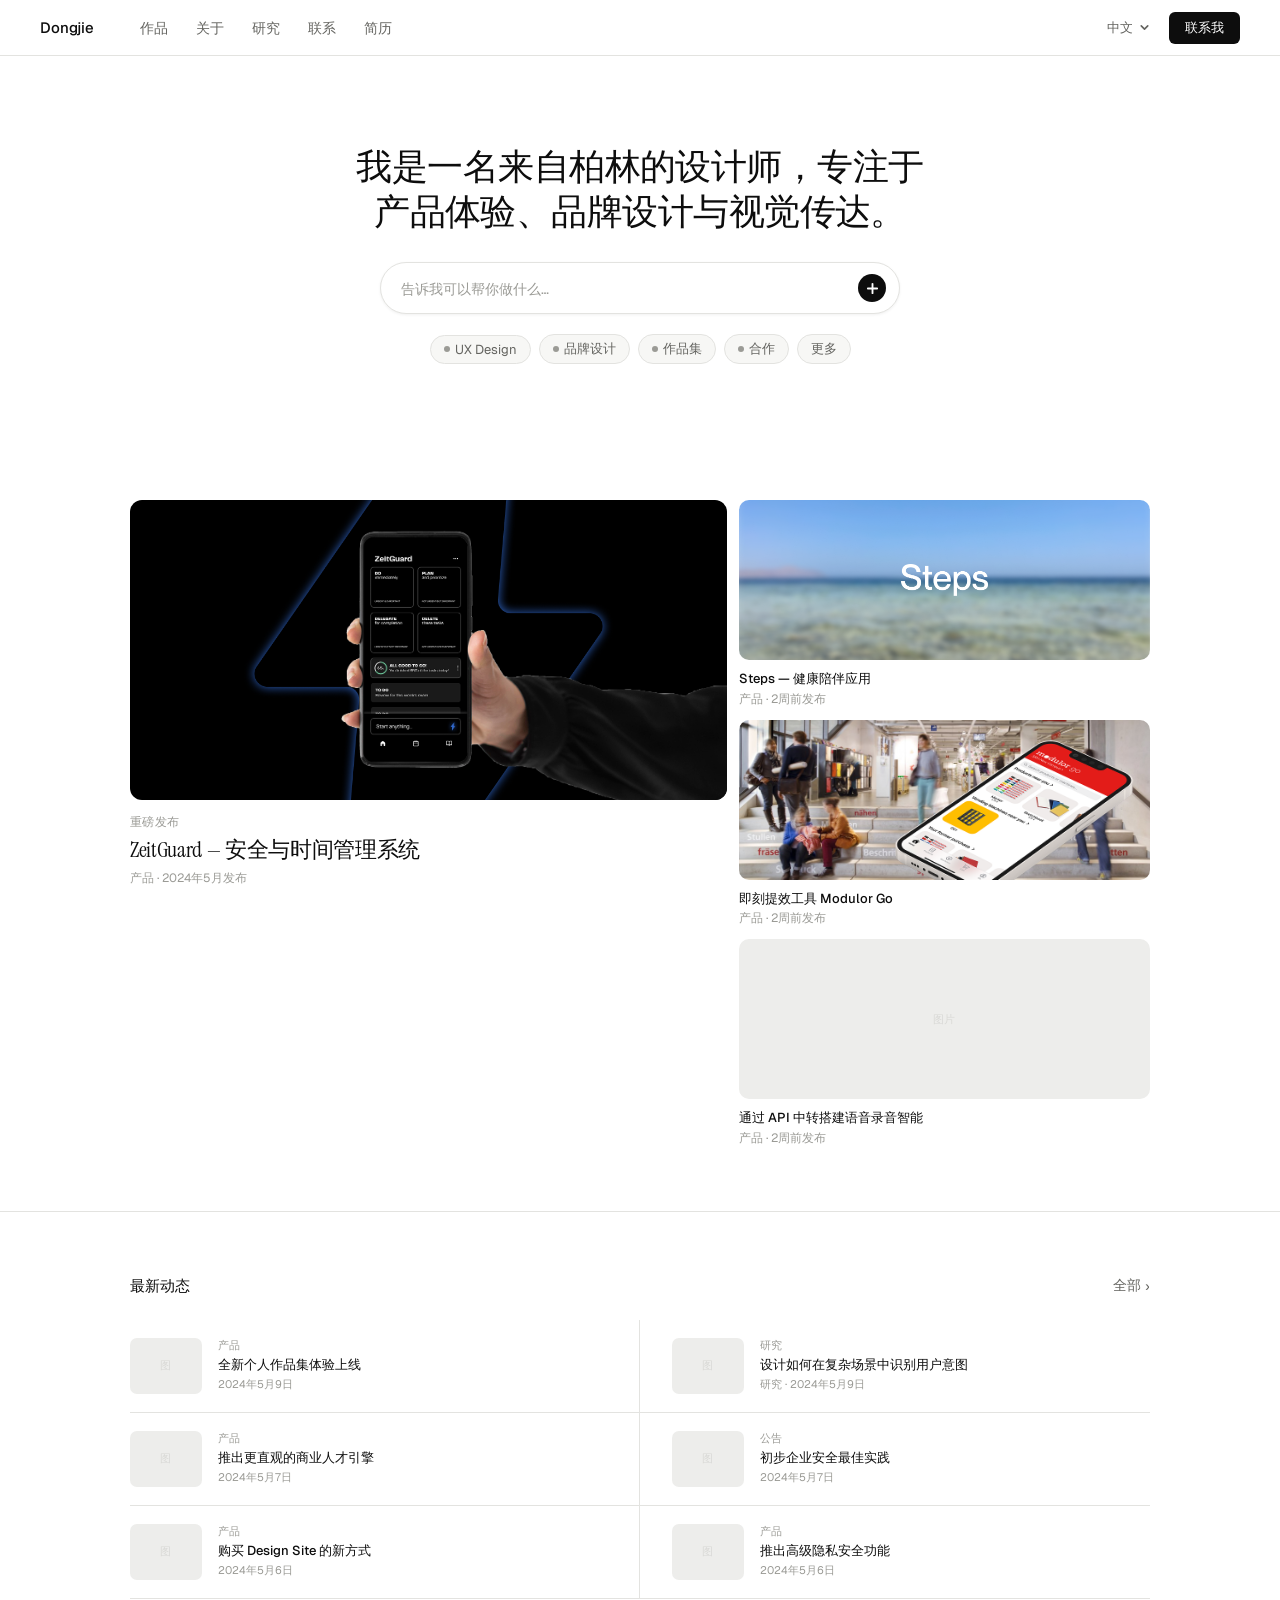
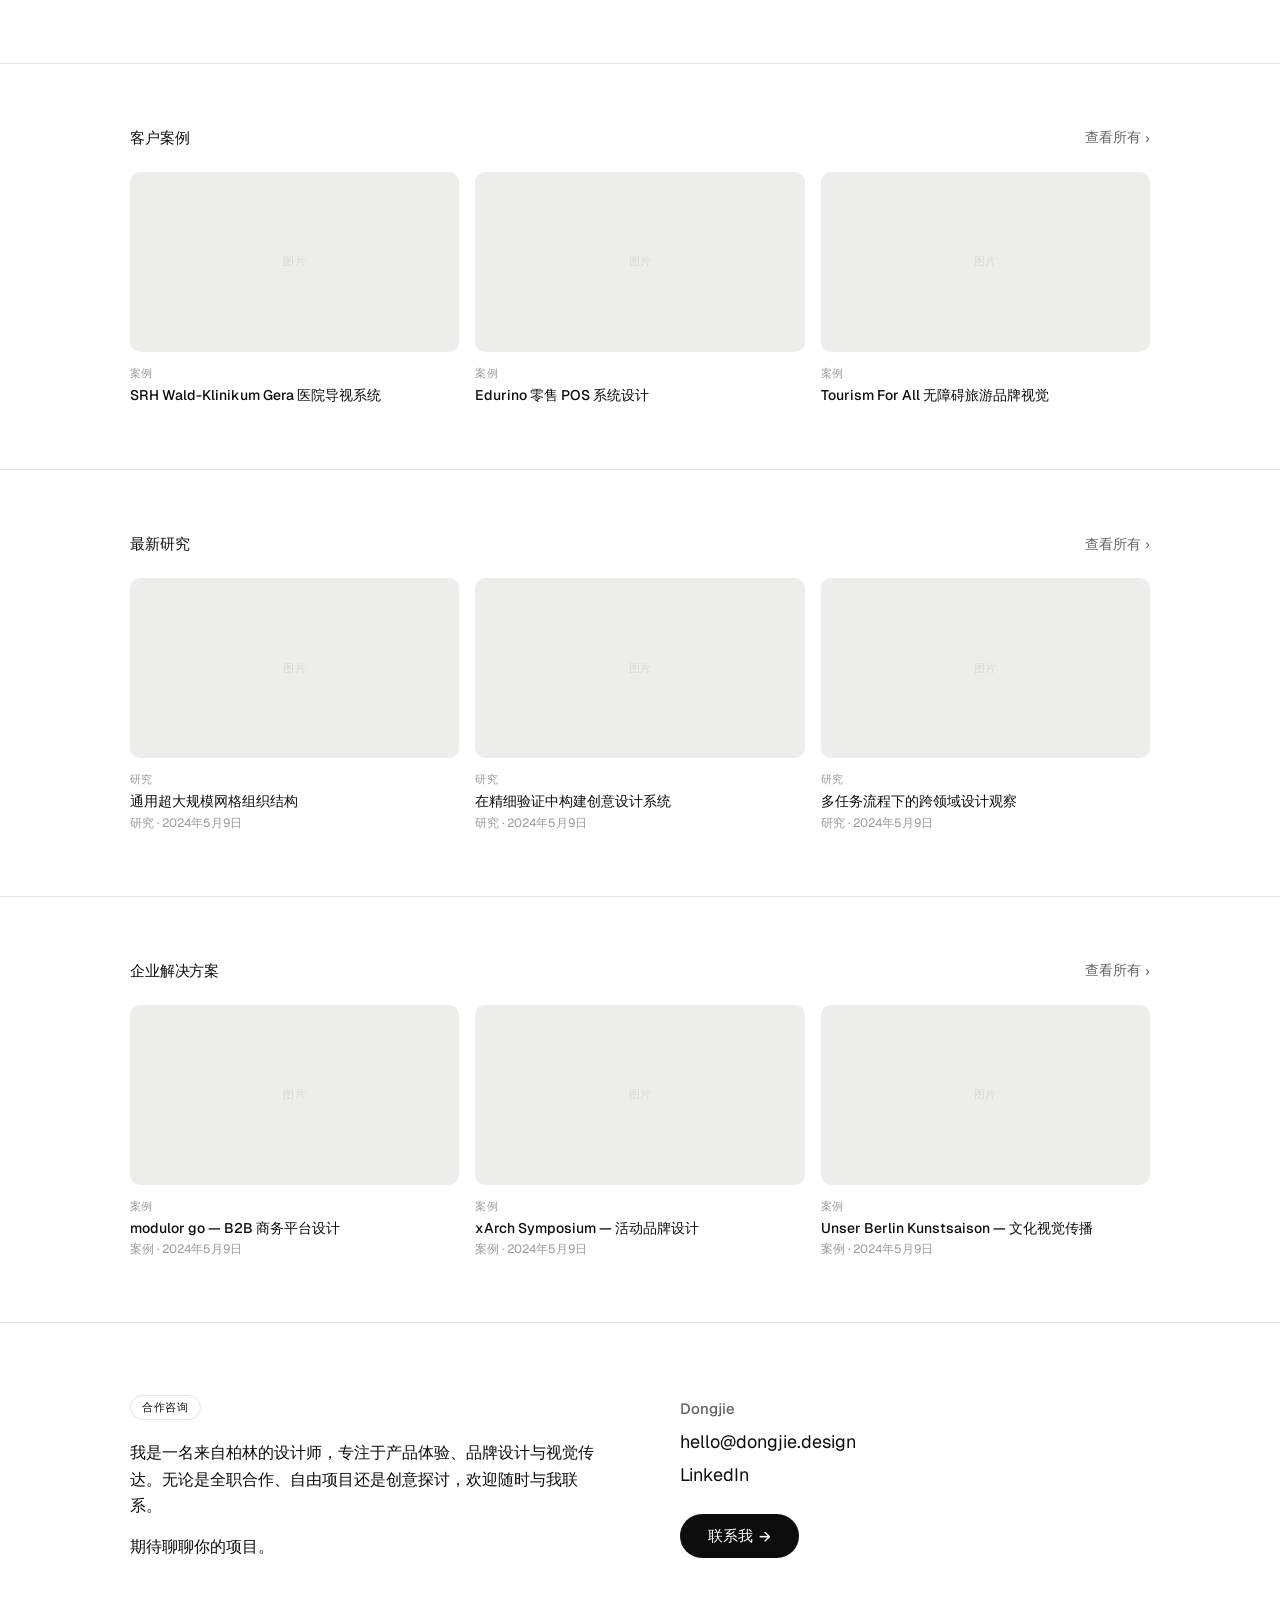
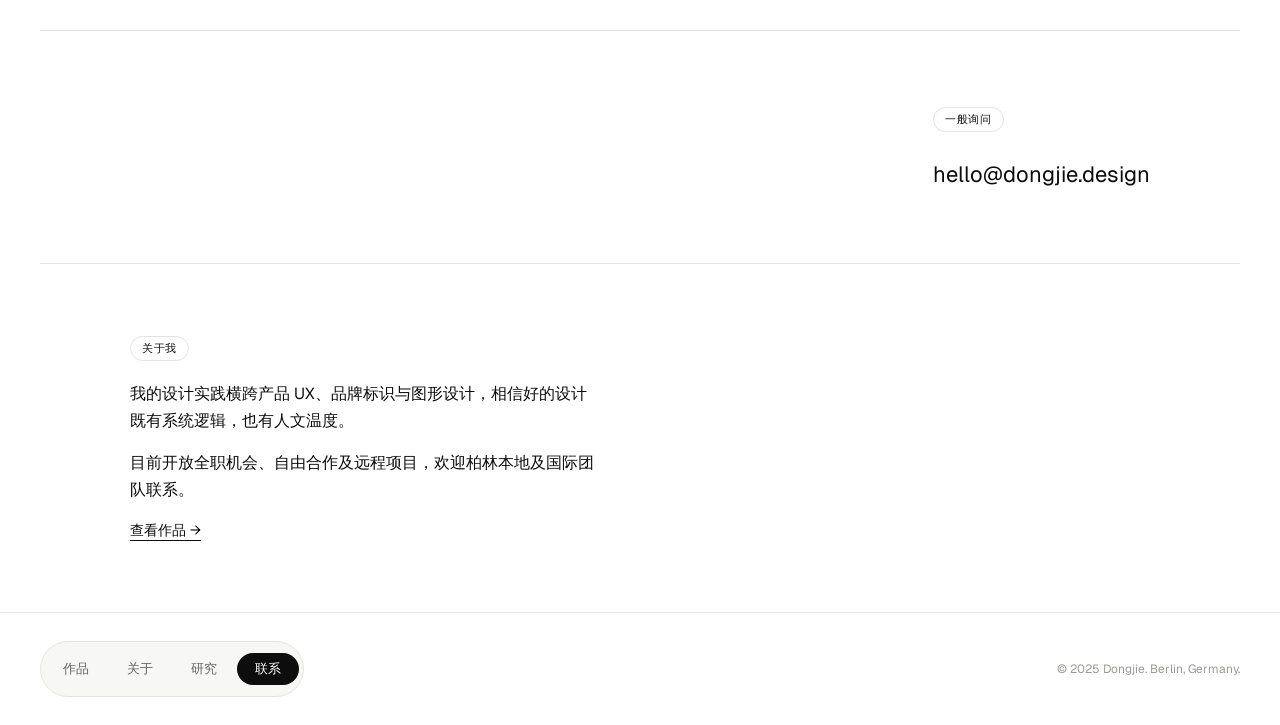
<file: portfolio.html>
<!DOCTYPE html>
<html lang="zh-CN">
<head>
  <meta charset="UTF-8" />
  <meta name="viewport" content="width=device-width, initial-scale=1.0" />
  <title>Dongjie — Designer</title>
  <link rel="preconnect" href="https://fonts.googleapis.com" />
  <link rel="preconnect" href="https://fonts.gstatic.com" crossorigin />
  <link href="https://fonts.googleapis.com/css2?family=Instrument+Serif:ital@0;1&family=Geist:wght@300;400;500;600&display=swap" rel="stylesheet" />
  <style>
    *, *::before, *::after { box-sizing: border-box; margin: 0; padding: 0; }

    :root {
      --black:        #0d0d0d;
      --white:        #ffffff;
      --gray-50:      #f7f7f5;
      --gray-100:     #ededeb;
      --gray-200:     #d9d9d6;
      --gray-400:     #9b9b96;
      --gray-600:     #646460;
      --text:         #0d0d0d;
      --text-muted:   #646460;
      --text-faint:   #9b9b96;
      --border:       #e3e3e0;
      --page-px:      40px;
      --max-w:        1100px;
    }

    html { font-size: 16px; overflow-x: hidden; }
    body { font-family: 'Geist', 'Helvetica Neue', sans-serif; color: var(--text); background: var(--white); -webkit-font-smoothing: antialiased; overflow-x: hidden; max-width: 100vw; }
    a { text-decoration: none; color: inherit; }

    /* ── NAV ── */
    nav {
      height: 56px;
      display: flex; align-items: center; justify-content: space-between;
      padding: 0 var(--page-px);
      position: sticky; top: 0; z-index: 100;
      background: rgba(255,255,255,0.90);
      backdrop-filter: blur(10px); -webkit-backdrop-filter: blur(10px);
      border-bottom: 1px solid var(--border);
    }
    .nav-left { display: flex; align-items: center; gap: 32px; }
    .nav-logo { font-weight: 500; font-size: 15px; letter-spacing: -0.01em; color: var(--text); }
    .nav-links { display: flex; align-items: center; list-style: none; }
    .nav-links a { font-size: 14px; color: var(--text-muted); padding: 6px 14px; border-radius: 6px; transition: color .15s, background .15s; }
    .nav-links a:hover { color: var(--text); background: var(--gray-100); }
    .nav-right { display: flex; align-items: center; gap: 8px; }

    /* ── LANGUAGE SWITCHER ── */
    .lang-switcher { position: relative; }

    .lang-btn {
      display: flex; align-items: center; gap: 5px;
      font-size: 14px; font-weight: 400; color: var(--text-muted);
      padding: 6px 10px; border-radius: 6px; border: none; background: transparent;
      cursor: pointer; font-family: 'Geist', sans-serif; transition: color .15s, background .15s;
    }
    .lang-btn:hover { color: var(--text); background: var(--gray-100); }
    .lang-btn-label { font-size: 13px; }
    .lang-option-flag { display: none; }
    .lang-btn-caret {
      width: 13px; height: 13px; flex-shrink: 0;
      stroke: currentColor; fill: none; stroke-width: 2;
      stroke-linecap: round; stroke-linejoin: round;
      transition: transform .18s;
    }
    .lang-btn.open .lang-btn-caret { transform: rotate(180deg); }

    .lang-dropdown {
      display: none; position: absolute; top: calc(100% + 6px); right: 0;
      background: var(--white); border: 1px solid var(--border);
      border-radius: 10px; padding: 5px; min-width: 130px;
      box-shadow: 0 4px 16px rgba(0,0,0,0.08); z-index: 200;
    }
    .lang-dropdown.open { display: block; }

    .lang-option {
      display: flex; align-items: center; gap: 8px;
      padding: 8px 10px; border-radius: 6px;
      font-size: 13px; color: var(--text-muted);
      cursor: pointer; transition: background .12s, color .12s; white-space: nowrap;
    }
    .lang-option:hover { background: var(--gray-50); color: var(--text); }
    .lang-option.active { color: var(--text); font-weight: 500; }
    .lang-option-flag { font-size: 14px; }
    .lang-check {
      margin-left: auto; width: 13px; height: 13px;
      stroke: var(--text); fill: none; stroke-width: 2.2;
      stroke-linecap: round; stroke-linejoin: round; opacity: 0;
    }
    .lang-option.active .lang-check { opacity: 1; }

    /* ── NAV CTA ── */
    .nav-btn-solid {
      font-size: 13px; font-weight: 500; color: var(--white);
      background: var(--black); padding: 7px 16px; border-radius: 6px; transition: opacity .15s;
    }
    .nav-btn-solid:hover { opacity: .78; }

    /* ── HAMBURGER ── */
    .nav-hamburger {
      display: none; flex-direction: column; justify-content: center; align-items: center;
      gap: 5px; width: 36px; height: 36px; background: none; border: none;
      cursor: pointer; padding: 4px; border-radius: 6px; transition: background .15s;
    }
    .nav-hamburger:hover { background: var(--gray-100); }
    .nav-hamburger span {
      display: block; width: 18px; height: 1.5px; background: var(--text);
      border-radius: 2px; transition: transform .2s, opacity .2s; transform-origin: center;
    }
    .nav-hamburger.open span:nth-child(1) { transform: translateY(6.5px) rotate(45deg); }
    .nav-hamburger.open span:nth-child(2) { opacity: 0; transform: scaleX(0); }
    .nav-hamburger.open span:nth-child(3) { transform: translateY(-6.5px) rotate(-45deg); }

    /* ── MOBILE DRAWER ── */
    .nav-drawer {
      display: none; position: fixed; top: 56px; left: 0; right: 0; bottom: 0;
      background: var(--white); z-index: 98;
      padding: 16px 20px 32px; flex-direction: column; overflow-y: auto;
    }
    .nav-drawer.open { display: flex; }
    .nav-drawer-link {
      display: block; font-size: 17px; color: var(--text);
      padding: 14px 0; border-bottom: 1px solid var(--border); transition: color .15s;
    }
    .nav-drawer-link:hover { color: var(--text-muted); }
    .drawer-lang-section { margin-top: 24px; }
    .drawer-lang-label {
      font-size: 11px; font-weight: 500; text-transform: uppercase;
      letter-spacing: .07em; color: var(--text-faint); margin-bottom: 10px;
    }
    .drawer-lang-pills { display: flex; gap: 8px; flex-wrap: wrap; margin-bottom: 20px; }
    .drawer-lang-pill {
      display: flex; align-items: center; gap: 5px;
      font-size: 13px; color: var(--text-muted);
      padding: 7px 13px; border-radius: 20px; border: 1px solid var(--border);
      background: transparent; cursor: pointer; font-family: 'Geist', sans-serif; transition: all .15s;
    }
    .drawer-lang-pill.active { background: var(--gray-100); border-color: var(--gray-200); color: var(--text); font-weight: 500; }
    .nav-drawer-actions { display: flex; flex-direction: column; gap: 10px; }
    .nav-drawer-btn {
      display: flex; align-items: center; justify-content: center;
      height: 46px; border-radius: 8px; font-size: 15px; font-weight: 500; transition: opacity .15s;
    }
    .nav-drawer-btn.solid { background: var(--black); color: var(--white); border: none; }
    .nav-drawer-btn:hover { opacity: .75; }

    /* ── HERO ── */
    .hero { padding: 88px var(--page-px) 72px; text-align: center; max-width: 680px; margin: 0 auto; }
    .hero-title {
      font-family: 'Instrument Serif', serif; font-size: 36px; font-weight: 400;
      line-height: 1.25; letter-spacing: -.015em; color: var(--text); margin-bottom: 28px;
    }
    .hero-input-wrap { position: relative; max-width: 520px; margin: 0 auto 20px; }
    .hero-input {
      width: 100%; height: 52px; padding: 0 52px 0 20px;
      border: 1px solid var(--border); border-radius: 26px;
      font-family: 'Geist', sans-serif; font-size: 15px; color: var(--text);
      background: var(--white); outline: none;
      box-shadow: 0 1px 3px rgba(0,0,0,.06); transition: border-color .15s, box-shadow .15s; appearance: none;
    }
    .hero-input:focus { border-color: var(--gray-400); box-shadow: 0 1px 6px rgba(0,0,0,.10); }
    .hero-input::placeholder { color: var(--text-faint); font-size: 14px; }
    .hero-input-icon {
      position: absolute; right: 14px; top: 50%; transform: translateY(-50%);
      width: 28px; height: 28px; background: var(--black); border-radius: 50%;
      display: flex; align-items: center; justify-content: center;
      border: none; cursor: pointer; transition: opacity .15s; flex-shrink: 0;
    }
    .hero-input-icon:hover { opacity: .75; }
    .hero-input-icon svg { width: 13px; height: 13px; fill: none; stroke: var(--white); stroke-width: 2; stroke-linecap: round; stroke-linejoin: round; }
    .hero-chips { display: flex; align-items: center; justify-content: center; gap: 8px; flex-wrap: wrap; margin-top: 14px; }
    .chip {
      display: inline-flex; align-items: center; gap: 5px; font-size: 13px;
      color: var(--text-muted); background: var(--gray-50); border: 1px solid var(--border);
      border-radius: 20px; padding: 5px 13px; cursor: pointer; transition: background .15s, border-color .15s, color .15s;
    }
    .chip:hover { background: var(--gray-100); border-color: var(--gray-200); color: var(--text); }
    .chip-dot { width: 6px; height: 6px; border-radius: 50%; background: var(--gray-400); flex-shrink: 0; }

    /* ── SECTIONS ── */
    .section { padding: 64px var(--page-px); max-width: 1100px; margin: 0 auto; width: 100%; }
    .section-header { display: flex; align-items: center; justify-content: space-between; margin-bottom: 24px; }
    .section-label { font-size: 15px; font-weight: 500; color: var(--text); letter-spacing: -.01em; }
    .section-more { display: flex; align-items: center; gap: 4px; font-size: 14px; color: var(--text-muted); transition: color .15s; }
    .section-more:hover { color: var(--text); }

    /* ── FEATURED ── */
    .featured-grid { display: grid; grid-template-columns: minmax(0, 1.45fr) minmax(0, 1fr); gap: 12px; align-items: start; }
    .feat-main-thumb {
      background: var(--gray-100); border-radius: 12px; height: 300px;
      overflow: hidden; display: flex; align-items: center; justify-content: center; margin-bottom: 14px;
    }
    .feat-tag { font-size: 12px; font-weight: 500; color: var(--text-faint); text-transform: uppercase; letter-spacing: .04em; margin-bottom: 5px; }
    .feat-title { font-family: 'Instrument Serif', serif; font-size: 22px; font-weight: 400; line-height: 1.25; letter-spacing: -.015em; color: var(--text); }
    .feat-main { min-width: 0; }
    .feat-side { display: flex; flex-direction: column; gap: 12px; min-width: 0; overflow: hidden; }
    .feat-side-card { display: block; cursor: pointer; }
    .feat-side-card:hover .feat-side-thumb { opacity: .85; }
    .feat-side-thumb {
      background: var(--gray-100); border-radius: 10px; height: 160px;
      overflow: hidden; display: flex; align-items: center; justify-content: center; margin-bottom: 10px; transition: opacity .2s;
    }
    .feat-side-title { font-size: 13px; font-weight: 500; color: var(--text); line-height: 1.35; margin-bottom: 3px; }
    .feat-side-sub { font-size: 12px; color: var(--text-faint); }

    /* ── UPDATES ── */
    .updates-grid { display: grid; grid-template-columns: 1fr 1fr; }
    .update-item {
      display: grid; grid-template-columns: 72px 1fr; gap: 16px; align-items: start;
      padding: 18px 0; border-bottom: 1px solid var(--border); cursor: pointer;
    }
    .updates-grid > .update-item:nth-child(odd)  { padding-right: 32px; border-right: 1px solid var(--border); }
    .updates-grid > .update-item:nth-child(even) { padding-left: 32px; }
    .update-item:hover .update-thumb-sm { opacity: .8; }
    .update-thumb-sm {
      background: var(--gray-100); border-radius: 7px; width: 72px; height: 56px;
      flex-shrink: 0; display: flex; align-items: center; justify-content: center; overflow: hidden; transition: opacity .2s;
    }
    .update-tag-sm   { font-size: 11px; font-weight: 500; color: var(--text-faint); text-transform: uppercase; letter-spacing: .04em; margin-bottom: 3px; }
    .update-title-sm { font-size: 13px; font-weight: 500; color: var(--text); line-height: 1.4; margin-bottom: 3px; }
    .update-date-sm  { font-size: 11px; color: var(--text-faint); }

    /* ── 3-COL ── */
    .cards-3 { display: grid; grid-template-columns: repeat(3,1fr); gap: 16px; }
    .card3 { display: block; cursor: pointer; }
    .card3:hover .card3-thumb { opacity: .85; }
    .card3-thumb {
      background: var(--gray-100); border-radius: 10px; height: 180px;
      overflow: hidden; display: flex; align-items: center; justify-content: center; margin-bottom: 14px; transition: opacity .2s;
    }
    .card3-tag   { font-size: 11px; font-weight: 500; color: var(--text-faint); text-transform: uppercase; letter-spacing: .04em; margin-bottom: 5px; }
    .card3-title { font-size: 14px; font-weight: 500; color: var(--text); line-height: 1.4; }
    .card3-date  { font-size: 12px; color: var(--text-faint); margin-top: 3px; }

    .ph { font-size: 11px; color: var(--gray-200); letter-spacing: .02em; user-select: none; }

    /* ── CTA ── */
    .cta-block { padding: 88px var(--page-px); text-align: center; border-top: 1px solid var(--border); }
    .cta-block h2 { font-family: 'Instrument Serif', serif; font-size: 40px; font-weight: 400; letter-spacing: -.02em; margin-bottom: 24px; }
    .cta-btn { display: inline-flex; align-items: center; font-size: 14px; font-weight: 500; color: var(--white); background: var(--black); padding: 11px 26px; border-radius: 6px; transition: opacity .15s; }
    .cta-btn:hover { opacity: .78; }

    /* ── FOOTER ── */
    footer { border-top: 1px solid var(--border); padding: 32px var(--page-px); display: flex; align-items: flex-start; justify-content: space-between; gap: 40px; }
    .footer-col h4 { font-size: 13px; font-weight: 500; color: var(--text); margin-bottom: 12px; }
    .footer-col ul { list-style: none; display: flex; flex-direction: column; gap: 8px; }
    .footer-col ul a { font-size: 13px; color: var(--text-muted); transition: color .15s; }
    .footer-col ul a:hover { color: var(--text); }
    .footer-bottom { border-top: 1px solid var(--border); padding: 16px var(--page-px); display: flex; align-items: center; justify-content: space-between; }
    .footer-bottom span { font-size: 12px; color: var(--text-faint); }
    .footer-social { display: flex; gap: 16px; }
    .footer-social a { font-size: 12px; color: var(--text-faint); transition: color .15s; }
    .footer-social a:hover { color: var(--text); }

    hr.sec-div { border: none; border-top: 1px solid var(--border); }

    /* ── CONTACT PAGE ── */
    .contact-page {
      border-top: 1px solid var(--border);
    }

    .contact-block {
      padding: 72px var(--page-px);
      max-width: var(--max-w);
      margin: 0 auto;
    }

    .contact-block-inner {
      display: grid;
      grid-template-columns: 1fr 1fr;
      gap: 80px;
      align-items: start;
    }

    .contact-block-inner--right {
      grid-template-columns: 1fr;
      justify-items: end;
    }

    .contact-tag {
      display: inline-block;
      font-size: 11px;
      font-weight: 500;
      letter-spacing: .06em;
      text-transform: uppercase;
      color: var(--text);
      border: 1px solid var(--border);
      border-radius: 20px;
      padding: 4px 11px;
      margin-bottom: 20px;
    }

    .contact-body {
      font-size: 16px;
      line-height: 1.65;
      color: var(--text);
      margin-bottom: 16px;
      max-width: 480px;
    }

    .contact-sub {
      font-size: 16px;
      color: var(--text);
      margin-top: 8px;
    }

    .contact-left--wide .contact-body { max-width: 560px; }

    .contact-right {
      display: flex;
      flex-direction: column;
      align-items: flex-start;
      gap: 6px;
      padding-top: 4px;
    }

    .contact-person {
      font-size: 15px;
      font-weight: 500;
      color: var(--text-muted);
      margin-bottom: 4px;
    }

    .contact-detail {
      font-size: 18px;
      font-weight: 400;
      color: var(--text);
      transition: color .15s;
      line-height: 1.5;
    }

    .contact-detail:hover { color: var(--text-muted); }

    .contact-detail--lg {
      font-size: 22px;
    }

    .contact-cta {
      display: inline-flex;
      align-items: center;
      gap: 6px;
      font-size: 15px;
      font-weight: 500;
      color: var(--white);
      background: var(--black);
      padding: 12px 28px;
      border-radius: 100px;
      margin-top: 20px;
      transition: opacity .15s;
    }

    .contact-cta:hover { opacity: .78; }

    .contact-learn {
      font-size: 14px;
      color: var(--text);
      border-bottom: 1px solid var(--text);
      padding-bottom: 1px;
      margin-top: 8px;
      transition: color .15s, border-color .15s;
    }

    .contact-learn:hover { color: var(--text-muted); border-color: var(--text-muted); }

    .contact-divider {
      height: 1px;
      background: var(--border);
      margin: 0 var(--page-px);
    }

    /* ── CAPSULE NAV FOOTER ── */
    .contact-footer {
      border-top: 1px solid var(--border);
      padding: 28px var(--page-px);
      display: flex;
      align-items: center;
      justify-content: space-between;
      gap: 20px;
    }

    .capsule-nav {
      display: flex;
      align-items: center;
      gap: 2px;
      background: var(--gray-50);
      border: 1px solid var(--border);
      border-radius: 100px;
      padding: 4px;
    }

    .capsule-link {
      font-size: 13px;
      font-weight: 400;
      color: var(--text-muted);
      padding: 7px 18px;
      border-radius: 100px;
      transition: color .15s, background .15s;
    }

    .capsule-link:hover { color: var(--text); background: var(--white); }

    .capsule-link--active {
      background: var(--black);
      color: var(--white);
      font-weight: 500;
    }

    .capsule-link--active:hover { background: var(--black); color: var(--white); opacity: .85; }

    .contact-copy {
      font-size: 12px;
      color: var(--text-faint);
    }

    /* ════ MOBILE ≤767px ════ */
    @media (max-width: 767px) {
      :root { --page-px: 20px; }
      .nav-links { display: none; }
      .lang-btn-label { display: none; }
      .nav-hamburger { display: flex; }
      .hero { padding: 56px var(--page-px) 48px; }
      .hero-title { font-size: 24px; margin-bottom: 20px; }
      .hero-input-wrap { max-width: 100%; }
      .chip { font-size: 12px; padding: 5px 11px; }
      .section { padding-top: 40px; padding-bottom: 40px; }
      .featured-grid { grid-template-columns: 1fr; gap: 0; }
      .feat-main-thumb { height: 220px; border-radius: 10px; }
      .feat-main-meta { padding: 12px 0 24px; border-bottom: 1px solid var(--border); }
      .feat-side { gap: 0; }
      .feat-side-card { display: grid; grid-template-columns: 100px 1fr; gap: 14px; align-items: start; padding: 16px 0; border-bottom: 1px solid var(--border); }
      .feat-side-thumb { width: 100px; height: 76px; margin-bottom: 0; border-radius: 8px; }
      .updates-grid { grid-template-columns: 1fr; }
      .updates-grid > .update-item:nth-child(odd)  { padding-right: 0; border-right: none; }
      .updates-grid > .update-item:nth-child(even) { padding-left: 0; }
      .update-item { padding: 16px 0; }
      .cards-3 { grid-template-columns: 1fr; gap: 0; }
      .card3 { display: grid; grid-template-columns: 100px 1fr; gap: 14px; align-items: start; padding: 16px 0; border-bottom: 1px solid var(--border); }
      .card3-thumb { width: 100px; height: 76px; margin-bottom: 0; border-radius: 8px; grid-row: 1/4; }
      .cta-block { padding: 64px var(--page-px); }
      .cta-block h2 { font-size: 28px; margin-bottom: 20px; }
      .contact-block { padding: 48px var(--page-px); }
      .contact-block-inner { grid-template-columns: 1fr; gap: 40px; }
      .contact-block-inner--right { justify-items: start; }
      .contact-detail--lg { font-size: 17px; }
      .contact-footer { flex-direction: column; align-items: flex-start; gap: 16px; }
      .capsule-nav { flex-wrap: wrap; border-radius: 12px; padding: 4px; }
      .capsule-link { padding: 6px 14px; font-size: 13px; }
      footer { flex-wrap: wrap; gap: 32px 40px; padding: 32px var(--page-px); }
      .footer-col { min-width: calc(50% - 20px); }
      .footer-bottom { flex-direction: column; align-items: flex-start; gap: 12px; padding: 16px var(--page-px); }
      .footer-social { flex-wrap: wrap; gap: 12px; }
    }

    /* ════ TABLET 768–1199px ════ */
    @media (min-width: 768px) and (max-width: 1199px) {
      :root { --page-px: 28px; }
      .hero-title { font-size: 38px; }
      .featured-grid { grid-template-columns: 1.5fr 1fr; }
      .cards-3 { grid-template-columns: repeat(2,1fr); }
      .updates-grid > .update-item:nth-child(odd)  { padding-right: 20px; }
      .updates-grid > .update-item:nth-child(even) { padding-left: 20px; }
      footer { flex-wrap: wrap; gap: 28px 40px; }
      .footer-col { min-width: calc(33% - 20px); }
    }
  </style>
</head>
<body>

<!-- NAV -->
<nav>
  <div class="nav-left">
    <a class="nav-logo" href="#">Dongjie</a>
    <ul class="nav-links">
      <li><a href="#work"     data-i18n="nav.work">作品</a></li>
      <li><a href="#about"    data-i18n="nav.about">关于</a></li>
      <li><a href="#research" data-i18n="nav.research">研究</a></li>
      <li><a href="#contact"  data-i18n="nav.contact">联系</a></li>
      <li><a href="#"         data-i18n="nav.resume">简历</a></li>
    </ul>
  </div>
  <div class="nav-right">

    <!-- Language Switcher -->
    <div class="lang-switcher" id="langSwitcher">
      <button class="lang-btn" id="langBtn" aria-haspopup="listbox" aria-expanded="false">
        <span class="lang-btn-label" id="langBtnLabel">中文</span>
        <svg class="lang-btn-caret" viewBox="0 0 16 16"><polyline points="4 6 8 10 12 6"/></svg>
      </button>
      <div class="lang-dropdown" id="langDropdown" role="listbox">
        <div class="lang-option active" data-lang="zh" role="option" tabindex="0">
          <span>中文</span>
          <svg class="lang-check" viewBox="0 0 14 14"><polyline points="2 7 6 11 12 3"/></svg>
        </div>
        <div class="lang-option" data-lang="en" role="option" tabindex="0">
          <span>English</span>
          <svg class="lang-check" viewBox="0 0 14 14"><polyline points="2 7 6 11 12 3"/></svg>
        </div>
        <div class="lang-option" data-lang="de" role="option" tabindex="0">
          <span>Deutsch</span>
          <svg class="lang-check" viewBox="0 0 14 14"><polyline points="2 7 6 11 12 3"/></svg>
        </div>
      </div>
    </div>

    <a class="nav-btn-solid" href="mailto:hello@dongjie.design" data-i18n="nav.cta">联系我</a>

    <button class="nav-hamburger" id="hamburger" aria-label="菜单" aria-expanded="false">
      <span></span><span></span><span></span>
    </button>
  </div>
</nav>

<!-- MOBILE DRAWER -->
<div class="nav-drawer" id="nav-drawer">
  <a class="nav-drawer-link" href="#work"     onclick="closeDrawer()" data-i18n="nav.work">作品</a>
  <a class="nav-drawer-link" href="#about"    onclick="closeDrawer()" data-i18n="nav.about">关于</a>
  <a class="nav-drawer-link" href="#research" onclick="closeDrawer()" data-i18n="nav.research">研究</a>
  <a class="nav-drawer-link" href="#contact"  onclick="closeDrawer()" data-i18n="nav.contact">联系</a>
  <a class="nav-drawer-link" href="#"         onclick="closeDrawer()" data-i18n="nav.resume">简历</a>
  <div class="drawer-lang-section">
    <div class="drawer-lang-label" data-i18n="nav.language">语言</div>
    <div class="drawer-lang-pills">
      <button class="drawer-lang-pill active" data-lang="zh">中文</button>
      <button class="drawer-lang-pill"        data-lang="en">English</button>
      <button class="drawer-lang-pill"        data-lang="de">Deutsch</button>
    </div>
  </div>
  <div class="nav-drawer-actions">
    <a class="nav-drawer-btn solid" href="mailto:hello@dongjie.design" data-i18n="nav.cta">联系我</a>
  </div>
</div>

<!-- HERO -->
<div class="hero">
  <h1 class="hero-title" data-i18n="hero.title">我是一名来自柏林的设计师，专注于产品体验、品牌设计与视觉传达。</h1>
  <div class="hero-input-wrap">
    <input class="hero-input" id="heroInput" type="text" data-i18n-ph="hero.placeholder" placeholder="告诉我可以帮你做什么…" />
    <button class="hero-input-icon" id="heroSend" aria-label="发送">
      <svg viewBox="0 0 14 14"><line x1="7" y1="2" x2="7" y2="12"/><line x1="2" y1="7" x2="12" y2="7"/></svg>
    </button>
  </div>
  <div class="hero-chips">
    <span class="chip" data-fill="chip.ux"><span class="chip-dot"></span><span data-i18n="chip.ux">UX Design</span></span>
    <span class="chip" data-fill="chip.brand"><span class="chip-dot"></span><span data-i18n="chip.brand">品牌设计</span></span>
    <span class="chip" data-fill="chip.portfolio"><span class="chip-dot"></span><span data-i18n="chip.portfolio">作品集</span></span>
    <span class="chip" data-fill="chip.collab"><span class="chip-dot"></span><span data-i18n="chip.collab">合作</span></span>
    <span class="chip" data-fill="chip.more" data-i18n="chip.more">更多</span>
  </div>
</div>

<!-- FEATURED -->
<div class="section" id="work">
  <div class="featured-grid">
    <a class="feat-main" href="#">
      <div class="feat-main-thumb" style="background-image: url('images/zeitguard-bg.png'); background-size: cover; background-position: center;">
        <img src="images/zeitguard-cover.png" style="height: 170%; object-fit: contain; margin-top: -20px;" />
      </div>
      <div class="feat-main-meta">
        <div class="feat-tag" data-i18n="feat.tag">重磅发布</div>
        <div class="feat-title" data-i18n="feat.title">ZeitGuard — 安全与时间管理系统</div>
        <div style="font-size:12px;color:var(--text-faint);margin-top:6px;" data-i18n="feat.meta">产品 · 2024年5月发布</div>
      </div>
    </a>
    <div class="feat-side">
      <a class="feat-side-card" href="#">
        <div class="feat-side-thumb" style="background-image: url('images/steps-bg.png'); background-size: cover; background-position: center;">
          <img src="images/steps-cover.png" style="height: 20%; object-fit: contain; margin-top: 0px;" />
        </div>
        <div class="feat-side-title" data-i18n="side1.title">Steps — 健康陪伴应用</div>
        <div class="feat-side-sub"   data-i18n="side1.sub">产品 · 2周前发布</div>
      </a>
      <a class="feat-side-card" href="#">
        <div class="feat-side-thumb" style="background-image: url('images/modulor-bg.png'); background-size: cover; background-position: center;">
          <img src="images/modulor-cover.png" style="height: 200%; object-fit: contain; transform: translateX(70px) translateY(20px);" />
        </div>
        <div class="feat-side-title" data-i18n="side2.title">即刻提效工具 Modulor Go</div>
        <div class="feat-side-sub"   data-i18n="side2.sub">产品 · 2周前发布</div>
      </a>
      <a class="feat-side-card" href="#">
        <div class="feat-side-thumb"><span class="ph">图片</span></div>
        <div class="feat-side-title" data-i18n="side3.title">通过 API 中转搭建语音录音智能</div>
        <div class="feat-side-sub"   data-i18n="side3.sub">产品 · 2周前发布</div>
      </a>
    </div>
  </div>
</div>

<hr class="sec-div" />

<!-- UPDATES -->
<div class="section">
  <div class="section-header">
    <span class="section-label" data-i18n="sec.updates">最新动态</span>
    <a class="section-more" href="#"><span data-i18n="sec.all">全部</span> ›</a>
  </div>
  <div class="updates-grid">
    <a class="update-item" href="#">
      <div class="update-thumb-sm"><span class="ph">图</span></div>
      <div><div class="update-tag-sm" data-i18n="utag.product">产品</div><div class="update-title-sm" data-i18n="u1.title">全新个人作品集体验上线</div><div class="update-date-sm" data-i18n="u1.date">2024年5月9日</div></div>
    </a>
    <a class="update-item" href="#">
      <div class="update-thumb-sm"><span class="ph">图</span></div>
      <div><div class="update-tag-sm" data-i18n="utag.research">研究</div><div class="update-title-sm" data-i18n="u2.title">设计如何在复杂场景中识别用户意图</div><div class="update-date-sm" data-i18n="u2.date">研究 · 2024年5月9日</div></div>
    </a>
    <a class="update-item" href="#">
      <div class="update-thumb-sm"><span class="ph">图</span></div>
      <div><div class="update-tag-sm" data-i18n="utag.product">产品</div><div class="update-title-sm" data-i18n="u3.title">推出更直观的商业人才引擎</div><div class="update-date-sm" data-i18n="u3.date">2024年5月7日</div></div>
    </a>
    <a class="update-item" href="#">
      <div class="update-thumb-sm"><span class="ph">图</span></div>
      <div><div class="update-tag-sm" data-i18n="utag.announce">公告</div><div class="update-title-sm" data-i18n="u4.title">初步企业安全最佳实践</div><div class="update-date-sm" data-i18n="u4.date">2024年5月7日</div></div>
    </a>
    <a class="update-item" href="#">
      <div class="update-thumb-sm"><span class="ph">图</span></div>
      <div><div class="update-tag-sm" data-i18n="utag.product">产品</div><div class="update-title-sm" data-i18n="u5.title">购买 Design Site 的新方式</div><div class="update-date-sm" data-i18n="u5.date">2024年5月6日</div></div>
    </a>
    <a class="update-item" href="#">
      <div class="update-thumb-sm"><span class="ph">图</span></div>
      <div><div class="update-tag-sm" data-i18n="utag.product">产品</div><div class="update-title-sm" data-i18n="u6.title">推出高级隐私安全功能</div><div class="update-date-sm" data-i18n="u6.date">2024年5月6日</div></div>
    </a>
  </div>
</div>

<hr class="sec-div" />

<!-- CASES -->
<div class="section" id="about">
  <div class="section-header">
    <span class="section-label" data-i18n="sec.cases">客户案例</span>
    <a class="section-more" href="#"><span data-i18n="sec.viewall">查看所有</span> ›</a>
  </div>
  <div class="cards-3">
    <a class="card3" href="#"><div class="card3-thumb"><span class="ph">图片</span></div><div class="card3-tag" data-i18n="ctag.case">案例</div><div class="card3-title" data-i18n="c1.title">SRH Wald-Klinikum Gera 医院导视系统</div></a>
    <a class="card3" href="#"><div class="card3-thumb"><span class="ph">图片</span></div><div class="card3-tag" data-i18n="ctag.case">案例</div><div class="card3-title" data-i18n="c2.title">Edurino 零售 POS 系统设计</div></a>
    <a class="card3" href="#"><div class="card3-thumb"><span class="ph">图片</span></div><div class="card3-tag" data-i18n="ctag.case">案例</div><div class="card3-title" data-i18n="c3.title">Tourism For All 无障碍旅游品牌视觉</div></a>
  </div>
</div>

<hr class="sec-div" />

<!-- RESEARCH -->
<div class="section" id="research">
  <div class="section-header">
    <span class="section-label" data-i18n="sec.research">最新研究</span>
    <a class="section-more" href="#"><span data-i18n="sec.viewall">查看所有</span> ›</a>
  </div>
  <div class="cards-3">
    <a class="card3" href="#"><div class="card3-thumb"><span class="ph">图片</span></div><div class="card3-tag" data-i18n="ctag.research">研究</div><div class="card3-title" data-i18n="r1.title">通用超大规模网格组织结构</div><div class="card3-date" data-i18n="r1.date">研究 · 2024年5月9日</div></a>
    <a class="card3" href="#"><div class="card3-thumb"><span class="ph">图片</span></div><div class="card3-tag" data-i18n="ctag.research">研究</div><div class="card3-title" data-i18n="r2.title">在精细验证中构建创意设计系统</div><div class="card3-date" data-i18n="r2.date">研究 · 2024年5月9日</div></a>
    <a class="card3" href="#"><div class="card3-thumb"><span class="ph">图片</span></div><div class="card3-tag" data-i18n="ctag.research">研究</div><div class="card3-title" data-i18n="r3.title">多任务流程下的跨领域设计观察</div><div class="card3-date" data-i18n="r3.date">研究 · 2024年5月9日</div></a>
  </div>
</div>

<hr class="sec-div" />

<!-- ENTERPRISE -->
<div class="section">
  <div class="section-header">
    <span class="section-label" data-i18n="sec.enterprise">企业解决方案</span>
    <a class="section-more" href="#"><span data-i18n="sec.viewall">查看所有</span> ›</a>
  </div>
  <div class="cards-3">
    <a class="card3" href="#"><div class="card3-thumb"><span class="ph">图片</span></div><div class="card3-tag" data-i18n="ctag.case">案例</div><div class="card3-title" data-i18n="e1.title">modulor go — B2B 商务平台设计</div><div class="card3-date" data-i18n="e1.date">案例 · 2024年5月9日</div></a>
    <a class="card3" href="#"><div class="card3-thumb"><span class="ph">图片</span></div><div class="card3-tag" data-i18n="ctag.case">案例</div><div class="card3-title" data-i18n="e2.title">xArch Symposium — 活动品牌设计</div><div class="card3-date" data-i18n="e2.date">案例 · 2024年5月9日</div></a>
    <a class="card3" href="#"><div class="card3-thumb"><span class="ph">图片</span></div><div class="card3-tag" data-i18n="ctag.case">案例</div><div class="card3-title" data-i18n="e3.title">Unser Berlin Kunstsaison — 文化视觉传播</div><div class="card3-date" data-i18n="e3.date">案例 · 2024年5月9日</div></a>
  </div>
</div>

<!-- CONTACT PAGE -->
<div id="contact" class="contact-page">

  <!-- Block 1: New Business -->
  <div class="contact-block">
    <div class="contact-block-inner">
      <div class="contact-left">
        <span class="contact-tag" data-i18n="ct.tag1">合作咨询</span>
        <p class="contact-body" data-i18n="ct.body1">我是一名来自柏林的设计师，专注于产品体验、品牌设计与视觉传达。无论是全职合作、自由项目还是创意探讨，欢迎随时与我联系。</p>
        <p class="contact-sub" data-i18n="ct.sub1">期待聊聊你的项目。</p>
      </div>
      <div class="contact-right">
        <div class="contact-person" data-i18n="ct.name">Dongjie</div>
        <a class="contact-detail" href="mailto:hello@dongjie.design">hello@dongjie.design</a>
        <a class="contact-detail" href="https://linkedin.com">LinkedIn</a>
        <a class="contact-cta" href="mailto:hello@dongjie.design">
          <span data-i18n="ct.cta">联系我</span> →
        </a>
      </div>
    </div>
  </div>

  <div class="contact-divider"></div>

  <!-- Block 2: General inquiries -->
  <div class="contact-block">
    <div class="contact-block-inner contact-block-inner--right">
      <div class="contact-right">
        <span class="contact-tag" data-i18n="ct.tag2">一般询问</span>
        <a class="contact-detail contact-detail--lg" href="mailto:hello@dongjie.design">hello@dongjie.design</a>
      </div>
    </div>
  </div>

  <div class="contact-divider"></div>

  <!-- Block 3: About -->
  <div class="contact-block">
    <div class="contact-block-inner">
      <div class="contact-left contact-left--wide">
        <span class="contact-tag" data-i18n="ct.tag3">关于我</span>
        <p class="contact-body" data-i18n="ct.body3">我的设计实践横跨产品 UX、品牌标识与图形设计，相信好的设计既有系统逻辑，也有人文温度。</p>
        <p class="contact-body" data-i18n="ct.body3b">目前开放全职机会、自由合作及远程项目，欢迎柏林本地及国际团队联系。</p>
        <a class="contact-learn" href="#work" data-i18n="ct.learn">查看作品 →</a>
      </div>
    </div>
  </div>

  <!-- Capsule nav footer -->
  <div class="contact-footer">
    <nav class="capsule-nav" aria-label="页面导航">
      <a class="capsule-link" href="#work"     data-i18n="nav.work">作品</a>
      <a class="capsule-link" href="#about"    data-i18n="nav.about">关于</a>
      <a class="capsule-link" href="#research" data-i18n="nav.research">研究</a>
      <a class="capsule-link capsule-link--active" href="#contact" data-i18n="nav.contact">联系</a>
    </nav>
    <p class="contact-copy" data-i18n="footer.copy">© 2025 Dongjie. Berlin, Germany.</p>
  </div>

</div>

<script>
/* ══ TRANSLATIONS ══ */
var T = {
  zh: {
    "nav.work":"作品","nav.about":"关于","nav.research":"研究","nav.contact":"联系","nav.resume":"简历","nav.cta":"联系我","nav.language":"语言",
    "hero.title":"我是一名来自柏林的设计师，专注于产品体验、品牌设计与视觉传达。","hero.placeholder":"告诉我可以帮你做什么…",
    "chip.ux":"UX Design","chip.brand":"品牌设计","chip.portfolio":"作品集","chip.collab":"合作","chip.more":"更多",
    "feat.tag":"重磅发布","feat.title":"ZeitGuard — 安全与时间管理系统","feat.meta":"产品 · 2024年5月发布",
    "side1.title":"Steps — 健康陪伴应用","side1.sub":"产品 · 2周前发布",
    "side2.title":"即刻提效工具 Modulor Go","side2.sub":"产品 · 2周前发布",
    "side3.title":"通过 API 中转搭建语音录音智能","side3.sub":"产品 · 2周前发布",
    "sec.updates":"最新动态","sec.all":"全部","sec.cases":"客户案例","sec.viewall":"查看所有","sec.research":"最新研究","sec.enterprise":"企业解决方案",
    "utag.product":"产品","utag.research":"研究","utag.announce":"公告",
    "u1.title":"全新个人作品集体验上线","u1.date":"2024年5月9日",
    "u2.title":"设计如何在复杂场景中识别用户意图","u2.date":"研究 · 2024年5月9日",
    "u3.title":"推出更直观的商业人才引擎","u3.date":"2024年5月7日",
    "u4.title":"初步企业安全最佳实践","u4.date":"2024年5月7日",
    "u5.title":"购买 Design Site 的新方式","u5.date":"2024年5月6日",
    "u6.title":"推出高级隐私安全功能","u6.date":"2024年5月6日",
    "ctag.case":"案例","ctag.research":"研究",
    "c1.title":"SRH Wald-Klinikum Gera 医院导视系统","c2.title":"Edurino 零售 POS 系统设计","c3.title":"Tourism For All 无障碍旅游品牌视觉",
    "r1.title":"通用超大规模网格组织结构","r1.date":"研究 · 2024年5月9日",
    "r2.title":"在精细验证中构建创意设计系统","r2.date":"研究 · 2024年5月9日",
    "r3.title":"多任务流程下的跨领域设计观察","r3.date":"研究 · 2024年5月9日",
    "e1.title":"modulor go — B2B 商务平台设计","e1.date":"案例 · 2024年5月9日",
    "e2.title":"xArch Symposium — 活动品牌设计","e2.date":"案例 · 2024年5月9日",
    "e3.title":"Unser Berlin Kunstsaison — 文化视觉传播","e3.date":"案例 · 2024年5月9日",
    "cta.title":"开始联系 Dongjie","cta.btn":"联系我 →",
    "ct.tag1":"合作咨询","ct.body1":"我是一名来自柏林的设计师，专注于产品体验、品牌设计与视觉传达。无论是全职合作、自由项目还是创意探讨，欢迎随时与我联系。","ct.sub1":"期待聊聊你的项目。","ct.name":"Dongjie","ct.cta":"联系我",
    "ct.tag2":"一般询问",
    "ct.tag3":"关于我","ct.body3":"我的设计实践横跨产品 UX、品牌标识与图形设计，相信好的设计既有系统逻辑，也有人文温度。","ct.body3b":"目前开放全职机会、自由合作及远程项目，欢迎柏林本地及国际团队联系。","ct.learn":"查看作品 →",
    "footer.work":"作品","footer.about":"关于我","footer.research":"研究","footer.contact":"联系","footer.lang":"语言",
    "footer.intro":"简介","footer.cv":"简历下载","footer.writing":"写作","footer.method":"方法论",
    "footer.ds":"设计系统","footer.a11y":"可访问性","footer.brand":"品牌策略",
    "footer.copy":"© 2025 Dongjie. Berlin, Germany."
  },
  en: {
    "nav.work":"Work","nav.about":"About","nav.research":"Research","nav.contact":"Contact","nav.resume":"Résumé","nav.cta":"Get in touch","nav.language":"Language",
    "hero.title":"I'm a Berlin-based designer specialising in product experience, brand design, and visual communication.","hero.placeholder":"Tell me what I can help you with…",
    "chip.ux":"UX Design","chip.brand":"Brand Design","chip.portfolio":"Portfolio","chip.collab":"Collaborate","chip.more":"More",
    "feat.tag":"Featured","feat.title":"ZeitGuard — Security & Time Management System","feat.meta":"Product · Released May 2024",
    "side1.title":"Steps — Wellness Companion App","side1.sub":"Product · 2 weeks ago",
    "side2.title":"Modulor Go — Productivity Tool","side2.sub":"Product · 2 weeks ago",
    "side3.title":"Voice Intelligence via API Integration","side3.sub":"Product · 2 weeks ago",
    "sec.updates":"Latest Updates","sec.all":"All","sec.cases":"Case Studies","sec.viewall":"View all","sec.research":"Research","sec.enterprise":"Enterprise Work",
    "utag.product":"Product","utag.research":"Research","utag.announce":"Announcement",
    "u1.title":"New portfolio experience launched","u1.date":"May 9, 2024",
    "u2.title":"How design recognizes intent in complex contexts","u2.date":"Research · May 9, 2024",
    "u3.title":"Introducing a more intuitive talent discovery tool","u3.date":"May 7, 2024",
    "u4.title":"Initial enterprise security best practices","u4.date":"May 7, 2024",
    "u5.title":"New ways to present design work","u5.date":"May 6, 2024",
    "u6.title":"Launching advanced privacy features","u6.date":"May 6, 2024",
    "ctag.case":"Case Study","ctag.research":"Research",
    "c1.title":"SRH Wald-Klinikum Gera — Hospital Wayfinding","c2.title":"Edurino — Retail POS Display System","c3.title":"Tourism For All — Accessible Travel Brand Identity",
    "r1.title":"Large-scale grid organisation structures","r1.date":"Research · May 9, 2024",
    "r2.title":"Building creative design systems through iteration","r2.date":"Research · May 9, 2024",
    "r3.title":"Cross-domain design observations in multitasking flows","r3.date":"Research · May 9, 2024",
    "e1.title":"modulor go — B2B Commerce Platform","e1.date":"Case Study · May 9, 2024",
    "e2.title":"xArch Symposium — Event Brand Identity","e2.date":"Case Study · May 9, 2024",
    "e3.title":"Unser Berlin Kunstsaison — Cultural Visual Campaign","e3.date":"Case Study · May 9, 2024",
    "cta.title":"Let's work together.","cta.btn":"Get in touch →",
    "ct.tag1":"New Business","ct.body1":"I'm a Berlin-based designer working across product UX, brand identity, and visual communication. Whether it's a full-time role, freelance project, or a conversation about collaboration — I'd love to hear from you.","ct.sub1":"Let's talk about your project.","ct.name":"Dongjie","ct.cta":"Get in touch",
    "ct.tag2":"General Inquiries",
    "ct.tag3":"About","ct.body3":"My practice spans product UX, brand identity, and graphic design. I believe great design is both systematic and human.","ct.body3b":"Currently open to full-time roles, freelance work, and remote projects. Berlin-based and internationally available.","ct.learn":"View my work →",
    "footer.work":"Work","footer.about":"About","footer.research":"Research","footer.contact":"Contact","footer.lang":"Language",
    "footer.intro":"Bio","footer.cv":"Download CV","footer.writing":"Writing","footer.method":"Methodology",
    "footer.ds":"Design Systems","footer.a11y":"Accessibility","footer.brand":"Brand Strategy",
    "footer.copy":"© 2025 Dongjie. Berlin, Germany."
  },
  de: {
    "nav.work":"Arbeiten","nav.about":"Über mich","nav.research":"Forschung","nav.contact":"Kontakt","nav.resume":"Lebenslauf","nav.cta":"Kontakt aufnehmen","nav.language":"Sprache",
    "hero.title":"Ich bin ein Designer aus Berlin – spezialisiert auf Produkterlebnisse, Markendesign und visuelle Kommunikation.","hero.placeholder":"Sag mir, womit ich helfen kann…",
    "chip.ux":"UX Design","chip.brand":"Markendesign","chip.portfolio":"Portfolio","chip.collab":"Zusammenarbeit","chip.more":"Mehr",
    "feat.tag":"Highlight","feat.title":"ZeitGuard — Sicherheits- & Zeitmanagement-System","feat.meta":"Produkt · Veröffentlicht Mai 2024",
    "side1.title":"Steps — Gesundheits-Begleit-App","side1.sub":"Produkt · vor 2 Wochen",
    "side2.title":"Modulor Go — Produktivitätswerkzeug","side2.sub":"Produkt · vor 2 Wochen",
    "side3.title":"Sprachintelligenz via API-Integration","side3.sub":"Produkt · vor 2 Wochen",
    "sec.updates":"Neuigkeiten","sec.all":"Alle","sec.cases":"Fallstudien","sec.viewall":"Alle anzeigen","sec.research":"Forschung","sec.enterprise":"Unternehmensarbeit",
    "utag.product":"Produkt","utag.research":"Forschung","utag.announce":"Ankündigung",
    "u1.title":"Neue Portfolio-Erfahrung gestartet","u1.date":"9. Mai 2024",
    "u2.title":"Wie Design Absichten in komplexen Kontexten erkennt","u2.date":"Forschung · 9. Mai 2024",
    "u3.title":"Intuitiveres Talent-Entdeckungswerkzeug vorgestellt","u3.date":"7. Mai 2024",
    "u4.title":"Erste Best Practices für Unternehmenssicherheit","u4.date":"7. Mai 2024",
    "u5.title":"Neue Wege zur Präsentation von Designarbeit","u5.date":"6. Mai 2024",
    "u6.title":"Erweiterte Datenschutzfunktionen eingeführt","u6.date":"6. Mai 2024",
    "ctag.case":"Fallstudie","ctag.research":"Forschung",
    "c1.title":"SRH Wald-Klinikum Gera — Krankenhausleitsystem","c2.title":"Edurino — POS-Display-System für den Einzelhandel","c3.title":"Tourism For All — Barrierefreie Reise-Markenidentität",
    "r1.title":"Großangelegte Gitterorganisationsstrukturen","r1.date":"Forschung · 9. Mai 2024",
    "r2.title":"Kreative Designsysteme durch Iteration aufbauen","r2.date":"Forschung · 9. Mai 2024",
    "r3.title":"Domänenübergreifende Beobachtungen in Multitasking-Abläufen","r3.date":"Forschung · 9. Mai 2024",
    "e1.title":"modulor go — B2B-Commerce-Plattform","e1.date":"Fallstudie · 9. Mai 2024",
    "e2.title":"xArch Symposium — Eventmarken-Identität","e2.date":"Fallstudie · 9. Mai 2024",
    "e3.title":"Unser Berlin Kunstsaison — Kulturelle Bildkampagne","e3.date":"Fallstudie · 9. Mai 2024",
    "cta.title":"Lass uns zusammenarbeiten.","cta.btn":"Kontakt aufnehmen →",
    "ct.tag1":"Neue Projekte","ct.body1":"Ich bin ein in Berlin ansässiger Designer mit Schwerpunkt auf Produkt-UX, Markenidentität und visueller Kommunikation. Ob Festanstellung, Freelance-Projekt oder kreatives Gespräch — melde dich gerne.","ct.sub1":"Ich freue mich auf dein Projekt.","ct.name":"Dongjie","ct.cta":"Kontakt aufnehmen",
    "ct.tag2":"Allgemeine Anfragen",
    "ct.tag3":"Über mich","ct.body3":"Meine Praxis umfasst Produkt-UX, Markenidentität und Grafikdesign. Ich glaube, gutes Design ist sowohl systematisch als auch menschlich.","ct.body3b":"Derzeit offen für Festanstellungen, Freelance-Arbeit und Remote-Projekte. In Berlin ansässig und international verfügbar.","ct.learn":"Arbeiten ansehen →",
    "footer.work":"Arbeiten","footer.about":"Über mich","footer.research":"Forschung","footer.contact":"Kontakt","footer.lang":"Sprache",
    "footer.intro":"Biografie","footer.cv":"Lebenslauf herunterladen","footer.writing":"Schreiben","footer.method":"Methodik",
    "footer.ds":"Designsysteme","footer.a11y":"Barrierefreiheit","footer.brand":"Markenstrategie",
    "footer.copy":"© 2025 Dongjie. Berlin, Deutschland."
  }
};

var LANG_META = {
  zh: { flag:"🇨🇳", label:"中文",   html:"zh-CN" },
  en: { flag:"🇬🇧", label:"English", html:"en" },
  de: { flag:"🇩🇪", label:"Deutsch", html:"de" }
};

var currentLang = "zh";

function setLang(lang) {
  if (!T[lang]) return;
  currentLang = lang;
  document.documentElement.lang = LANG_META[lang].html;

  // Swap all text nodes
  document.querySelectorAll("[data-i18n]").forEach(function(el) {
    var k = el.getAttribute("data-i18n");
    if (T[lang][k] != null) el.textContent = T[lang][k];
  });

  // Swap placeholders
  document.querySelectorAll("[data-i18n-ph]").forEach(function(el) {
    var k = el.getAttribute("data-i18n-ph");
    if (T[lang][k] != null) el.placeholder = T[lang][k];
  });

  // Update nav button label
  document.getElementById("langBtnLabel").textContent = LANG_META[lang].label;

  // Dropdown active states
  document.querySelectorAll(".lang-option").forEach(function(o) {
    o.classList.toggle("active", o.dataset.lang === lang);
  });

  // Drawer pill active states
  document.querySelectorAll(".drawer-lang-pill").forEach(function(b) {
    b.classList.toggle("active", b.dataset.lang === lang);
  });

  closeLangDropdown();
}

/* ── Dropdown ── */
var langBtn      = document.getElementById("langBtn");
var langDropdown = document.getElementById("langDropdown");

function closeLangDropdown() {
  langDropdown.classList.remove("open");
  langBtn.classList.remove("open");
  langBtn.setAttribute("aria-expanded","false");
}

langBtn.addEventListener("click", function(e) {
  e.stopPropagation();
  var open = langDropdown.classList.contains("open");
  if (open) { closeLangDropdown(); }
  else { langDropdown.classList.add("open"); langBtn.classList.add("open"); langBtn.setAttribute("aria-expanded","true"); }
});

document.querySelectorAll(".lang-option").forEach(function(o) {
  o.addEventListener("click", function() { setLang(this.dataset.lang); });
  o.addEventListener("keydown", function(e) { if (e.key==="Enter"||e.key===" ") { e.preventDefault(); setLang(this.dataset.lang); } });
});

document.querySelectorAll(".drawer-lang-pill").forEach(function(b) {
  b.addEventListener("click", function() { setLang(this.dataset.lang); });
});

document.addEventListener("click", function(e) {
  if (!document.getElementById("langSwitcher").contains(e.target)) closeLangDropdown();
});

/* ── Hamburger ── */
var hamburger = document.getElementById("hamburger");
var drawer    = document.getElementById("nav-drawer");

hamburger.addEventListener("click", function() {
  var open = drawer.classList.contains("open");
  if (open) { closeDrawer(); }
  else { drawer.classList.add("open"); hamburger.classList.add("open"); hamburger.setAttribute("aria-expanded","true"); document.body.style.overflow="hidden"; closeLangDropdown(); }
});

function closeDrawer() {
  drawer.classList.remove("open"); hamburger.classList.remove("open");
  hamburger.setAttribute("aria-expanded","false"); document.body.style.overflow="";
}

window.addEventListener("resize", function() { if (window.innerWidth>=768) closeDrawer(); });

/* ── Hero input: chip click fills input ── */
var heroInput = document.getElementById("heroInput");
var heroSend  = document.getElementById("heroSend");

// Chip fill messages per lang
var chipMessages = {
  zh: {
    "chip.ux":        "我想聊一个 UX 设计项目",
    "chip.brand":     "我想聊一个品牌设计项目",
    "chip.portfolio": "我想了解你的作品集",
    "chip.collab":    "我想探讨合作的可能性",
    "chip.more":      "我想了解更多"
  },
  en: {
    "chip.ux":        "I'd love to talk about a UX design project",
    "chip.brand":     "I'd love to talk about a brand design project",
    "chip.portfolio": "I'd like to learn more about your portfolio",
    "chip.collab":    "I'd like to explore a collaboration",
    "chip.more":      "I'd like to learn more"
  },
  de: {
    "chip.ux":        "Ich möchte über ein UX-Design-Projekt sprechen",
    "chip.brand":     "Ich möchte über ein Markendesign-Projekt sprechen",
    "chip.portfolio": "Ich möchte mehr über dein Portfolio erfahren",
    "chip.collab":    "Ich möchte eine Zusammenarbeit erkunden",
    "chip.more":      "Ich möchte mehr erfahren"
  }
};

// Subject lines per lang
var mailSubjects = {
  zh: "来自作品集的合作咨询",
  en: "Inquiry from your portfolio",
  de: "Anfrage über dein Portfolio"
};

document.querySelectorAll(".chip[data-fill]").forEach(function(chip) {
  chip.addEventListener("click", function() {
    var key = this.dataset.fill;
    var msg = (chipMessages[currentLang] || chipMessages.zh)[key];
    if (msg) {
      heroInput.value = msg;
      heroInput.focus();
    }
  });
});

function sendMail() {
  var msg = heroInput.value.trim();
  if (!msg) {
    heroInput.focus();
    heroInput.placeholder = (T[currentLang] || T.zh)["hero.placeholder.empty"] || "请先输入一句话…";
    setTimeout(function() {
      heroInput.placeholder = (T[currentLang] || T.zh)["hero.placeholder"];
    }, 2000);
    return;
  }
  var subject = encodeURIComponent(mailSubjects[currentLang] || mailSubjects.zh);
  var body    = encodeURIComponent(msg);
  window.location.href = "mailto:hello@dongjie.design?subject=" + subject + "&body=" + body;
}

heroSend.addEventListener("click", sendMail);
heroInput.addEventListener("keydown", function(e) {
  if (e.key === "Enter") sendMail();
});
</script>
</body>
</html>
</file>
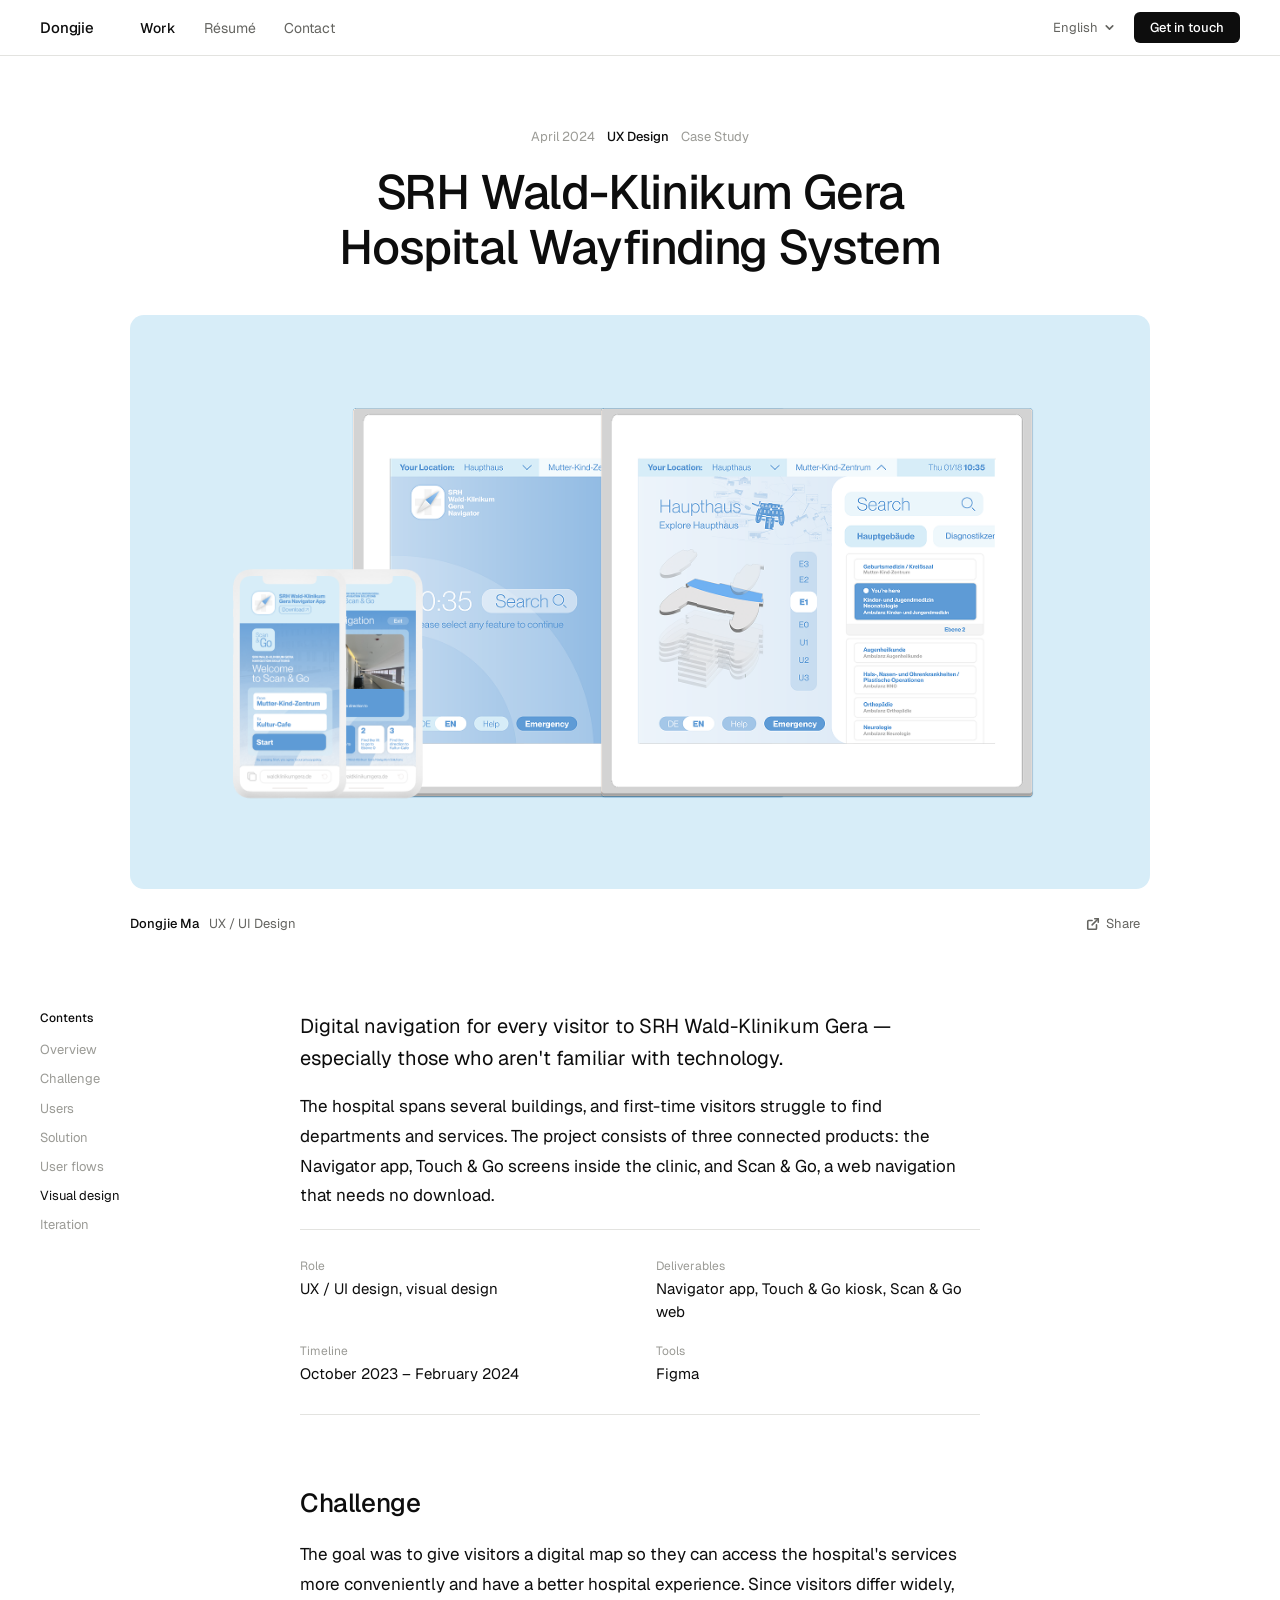
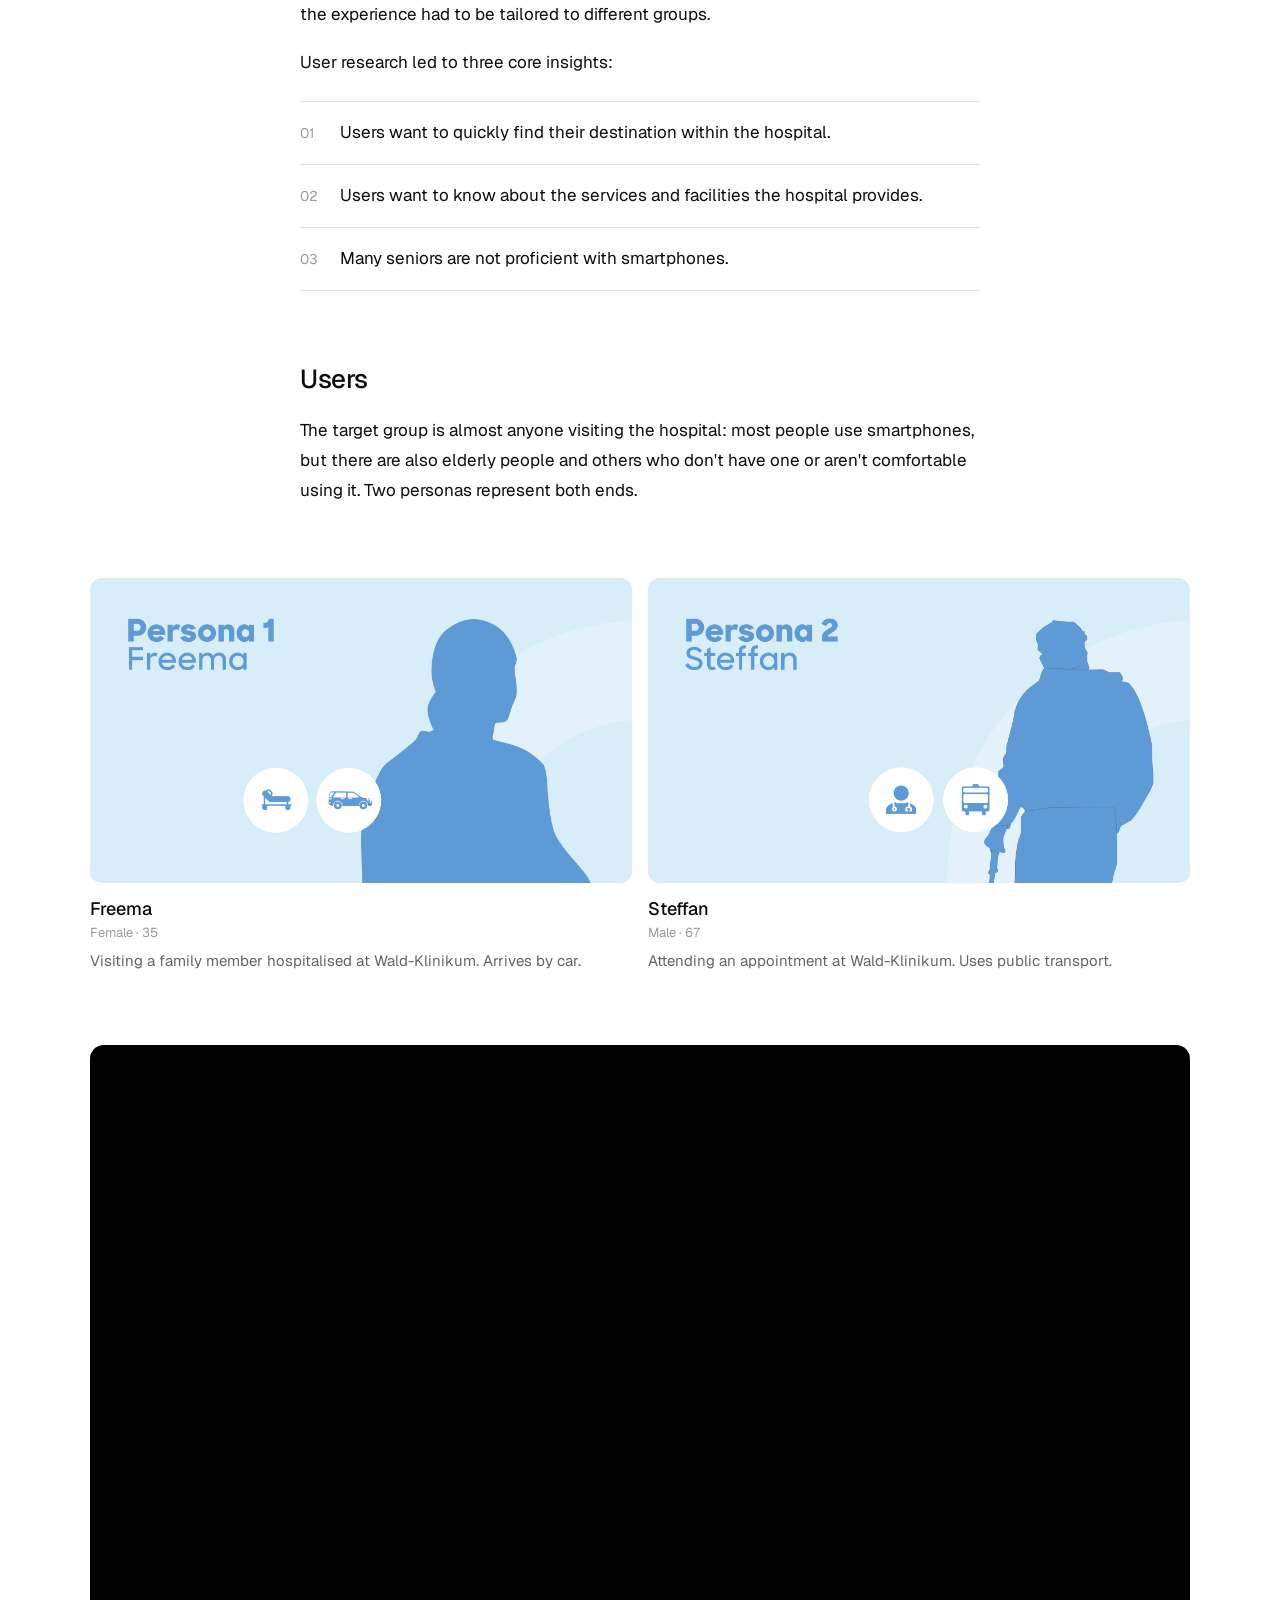
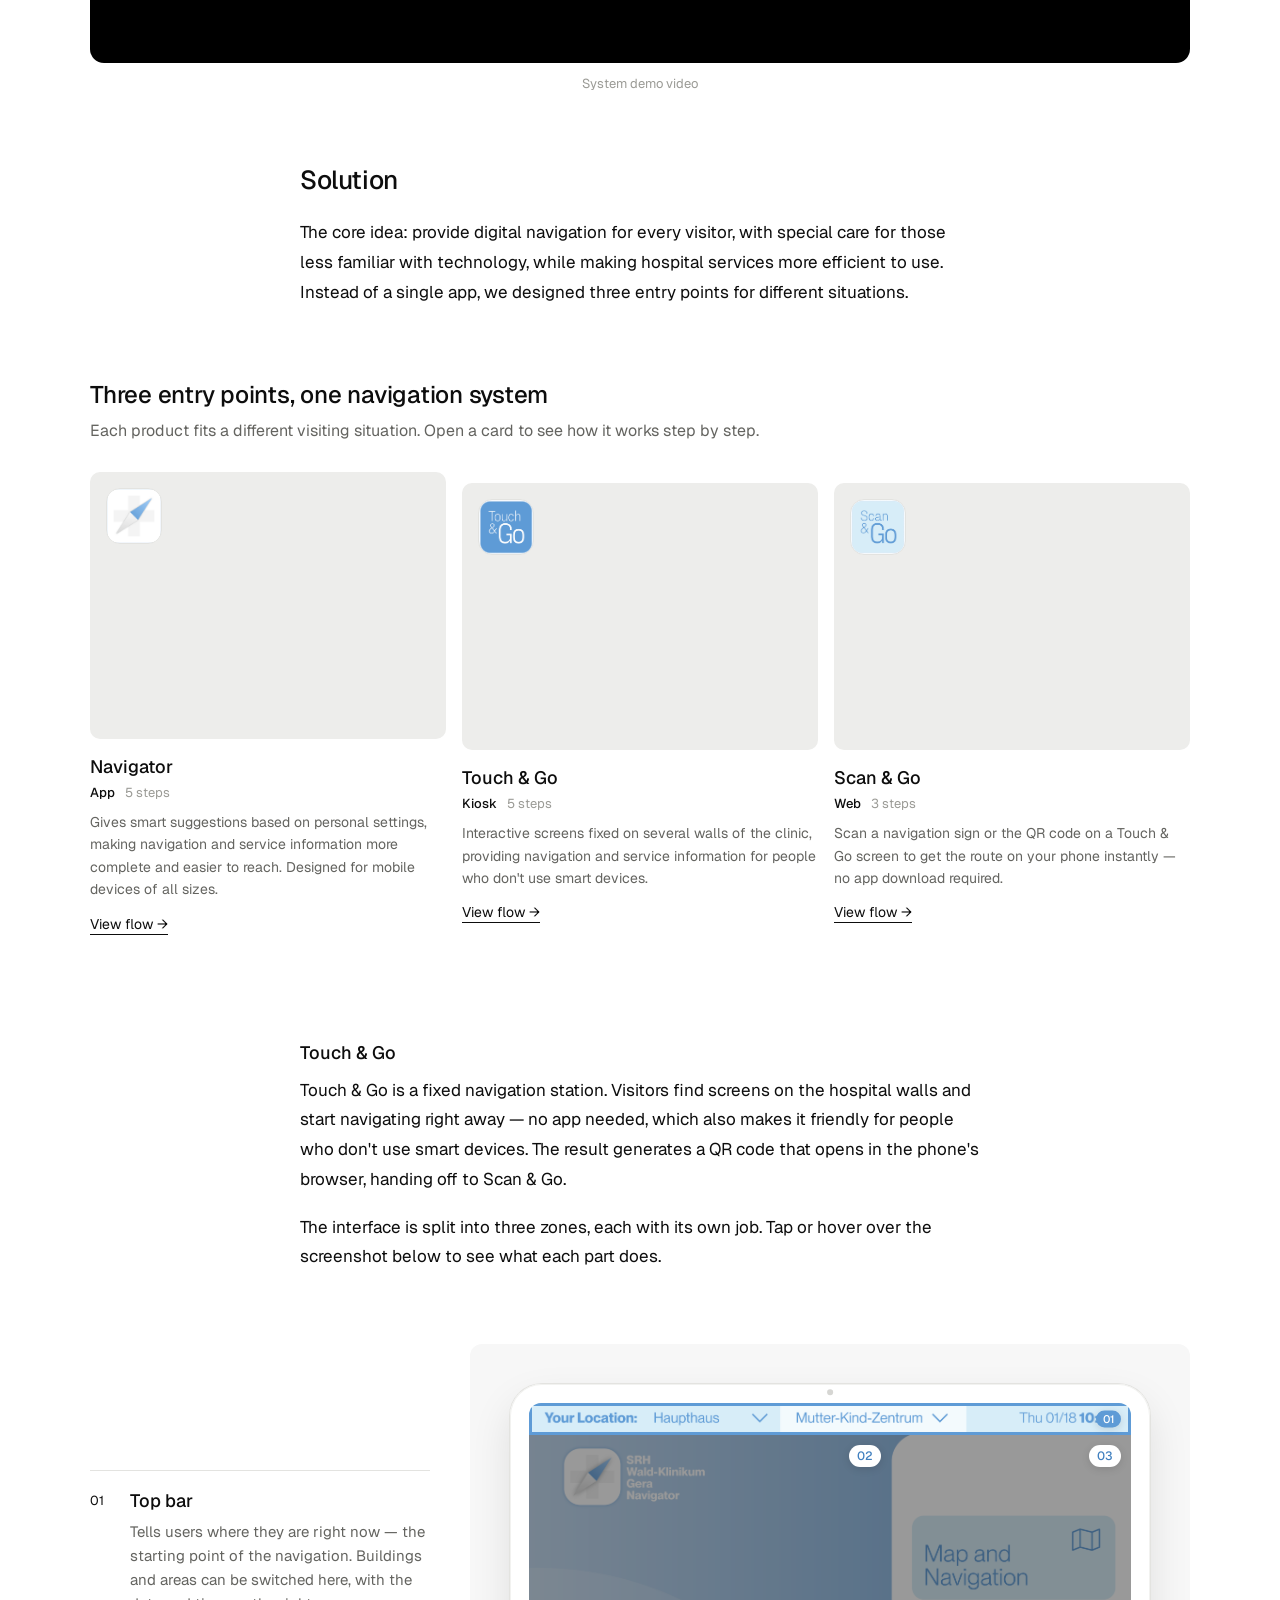
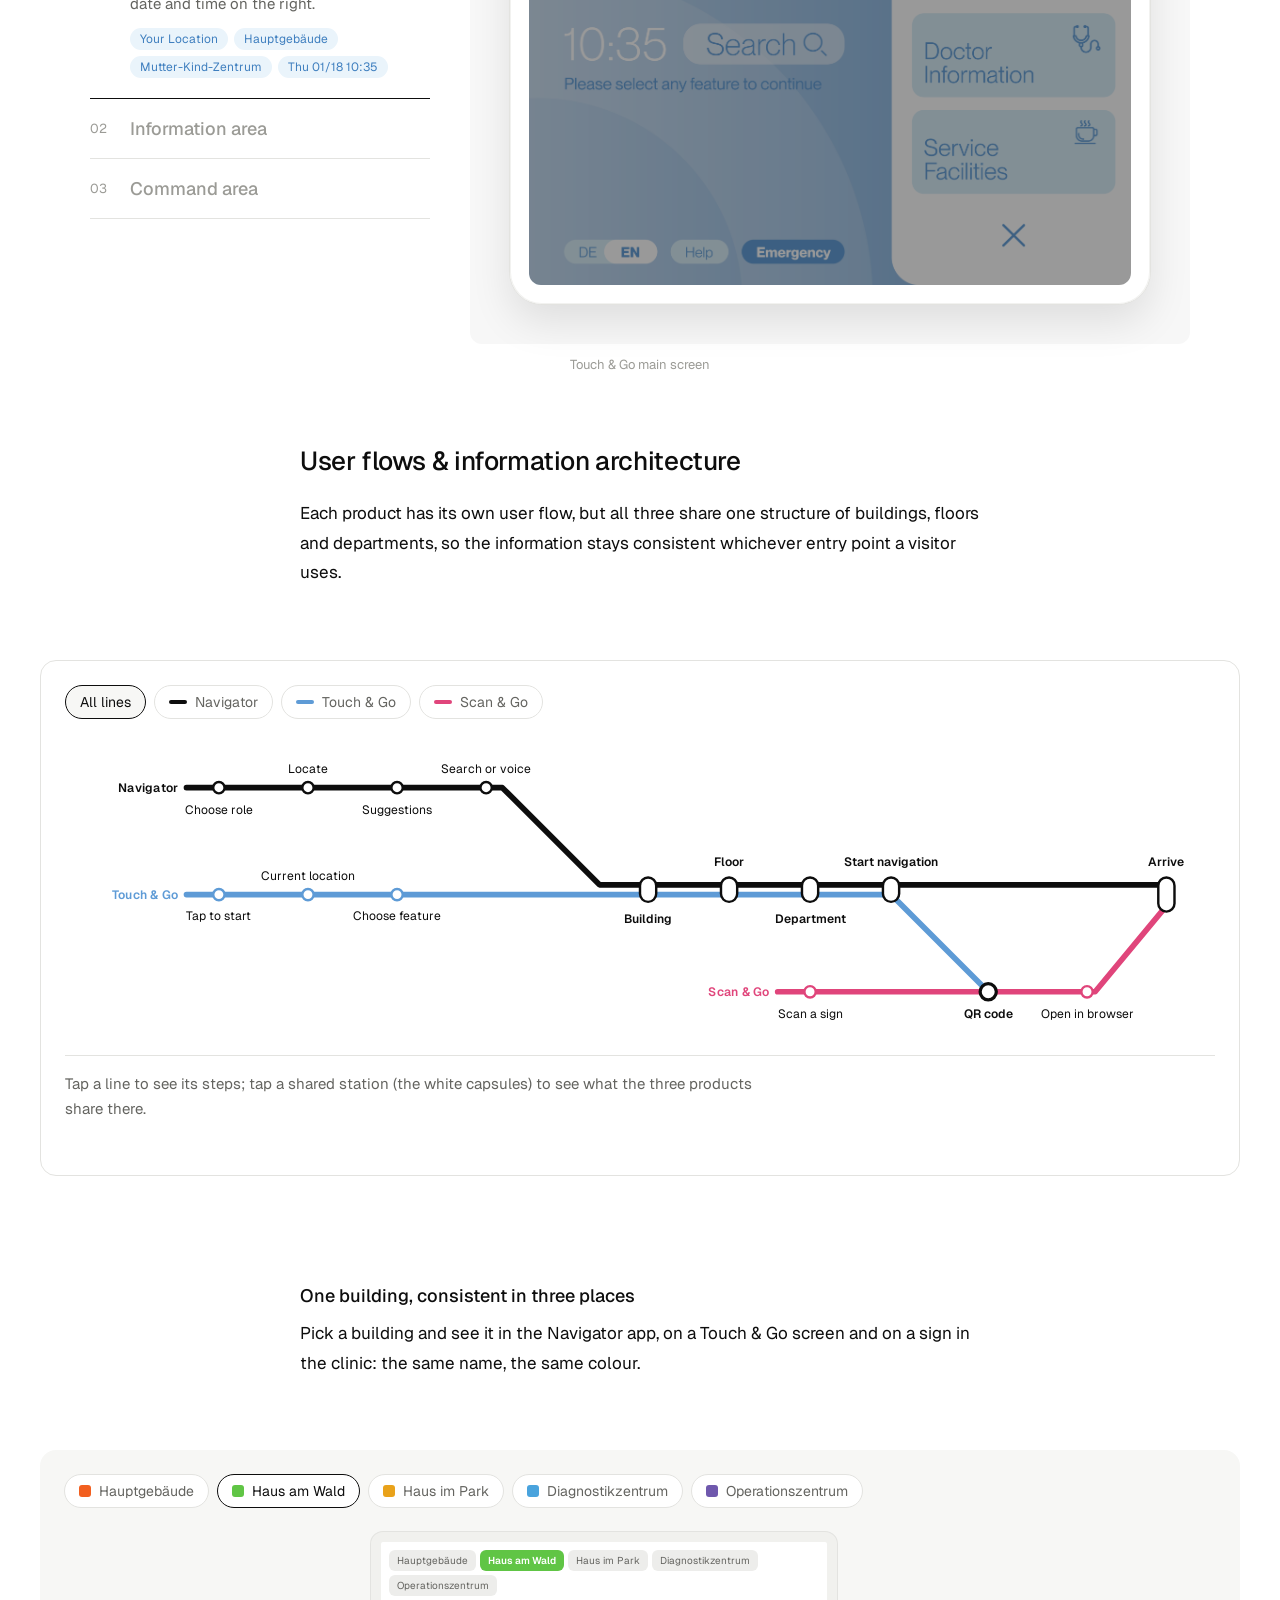
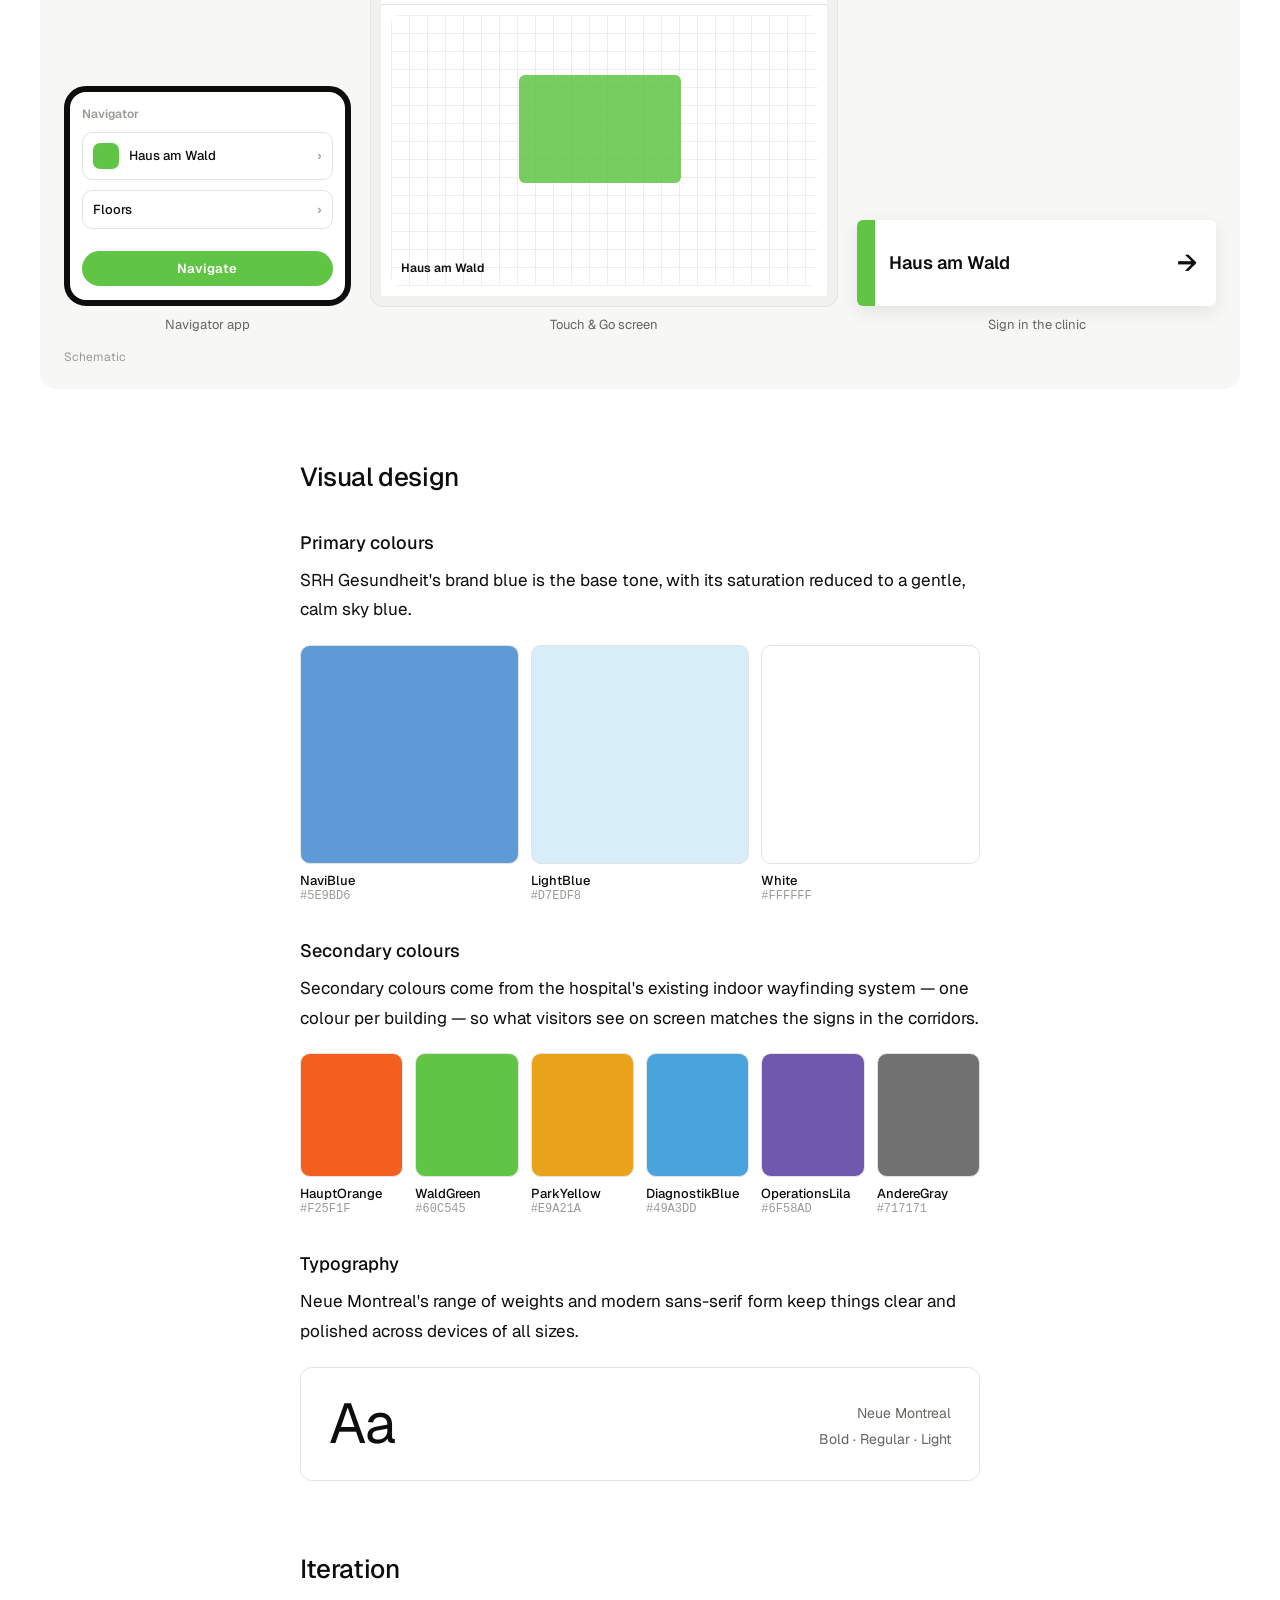
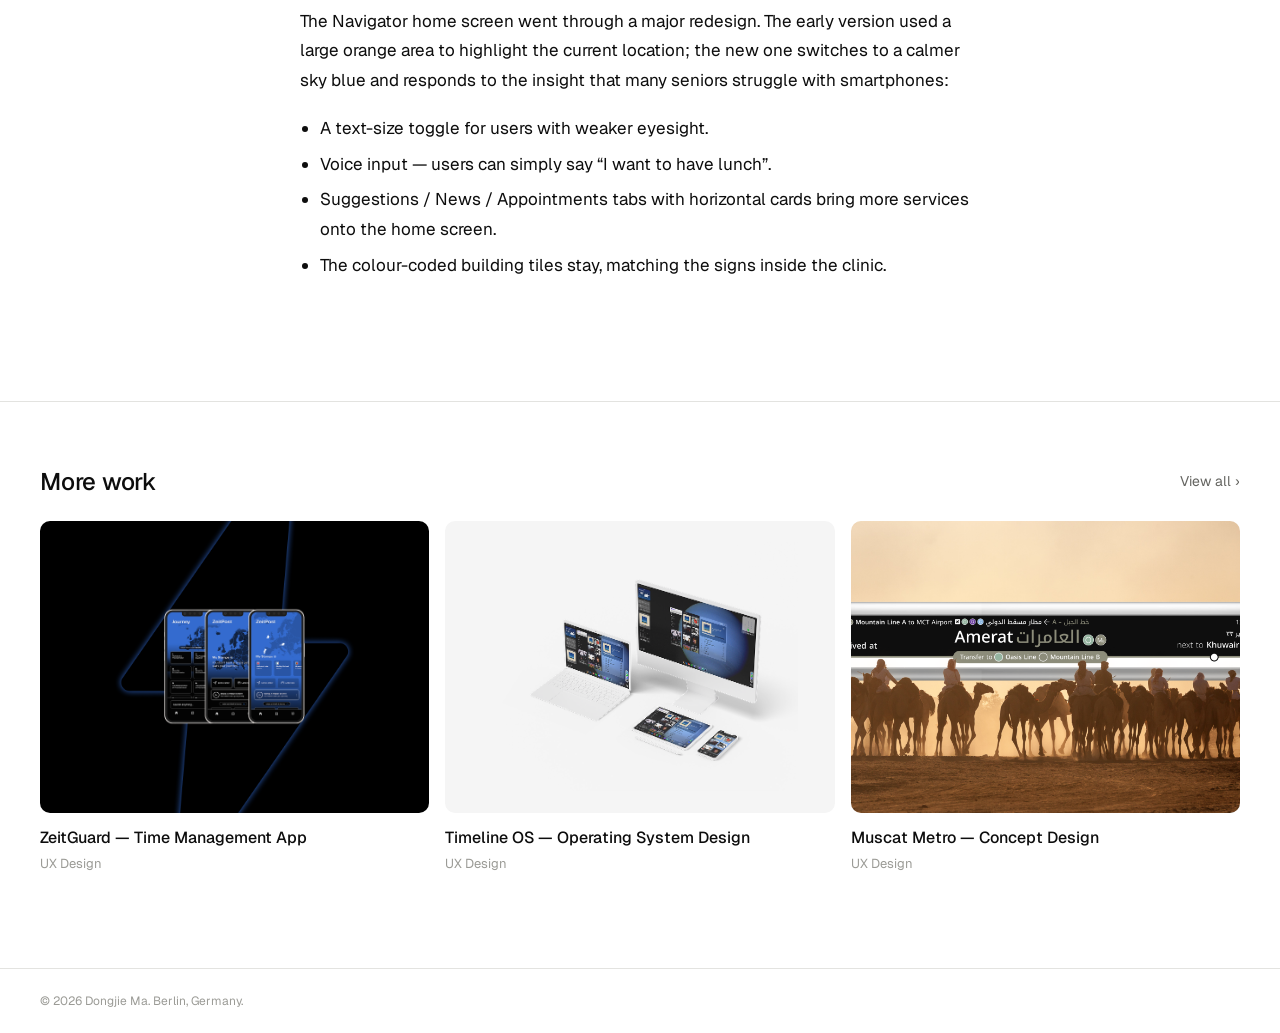
<file: project-srh.html>
<!DOCTYPE html>
<html lang="zh-CN">
<head>
  <meta charset="UTF-8" />
  <meta name="viewport" content="width=device-width, initial-scale=1.0" />
  <title>SRH Wald-Klinikum Gera — Dongjie Ma</title>
  <link rel="preconnect" href="https://fonts.googleapis.com" />
  <link rel="preconnect" href="https://fonts.gstatic.com" crossorigin />
  <link href="https://fonts.googleapis.com/css2?family=Instrument+Serif:ital@0;1&family=Geist:wght@300;400;500;600&family=Noto+Sans+Arabic:wght@300;400;500;600&display=swap" rel="stylesheet" />
  <link rel="icon" type="image/svg+xml" href="favicon.svg">
  <link rel="stylesheet" href="style.css" />
  <style>
    /* ══════════ HEADER ══════════ */
    .p-header {
      max-width: 900px; margin: 0 auto;
      padding: 72px var(--page-px) 40px;
      text-align: center;
    }
    .p-meta { display: flex; justify-content: center; gap: 12px; font-size: 13px; color: var(--text-faint); margin-bottom: 20px; }
    .p-meta .p-meta-cat { color: var(--text); font-weight: 500; }
    .p-title {
      font-size: 48px; font-weight: 500; line-height: 1.15;
      letter-spacing: -.025em; color: var(--text);
    }

    /* ══════════ HERO ══════════ */
    .p-hero {
      max-width: 1100px; margin: 0 auto;
      padding: 0 var(--page-px);
    }
    .p-hero-media {
      aspect-ratio: 16 / 9;
      border-radius: 14px; overflow: hidden;
      background: #D7EDF8;
      display: flex; align-items: center; justify-content: center;
    }
    .p-hero-media img { height: 72%; object-fit: contain; }

    .p-byline {
      max-width: 1100px; margin: 0 auto;
      padding: 20px var(--page-px) 0;
      display: flex; justify-content: space-between; align-items: center;
      font-size: 13px; color: var(--text-muted);
    }
    .p-byline strong { color: var(--text); font-weight: 500; margin-right: 10px; }
    .p-share {
      display: inline-flex; align-items: center; gap: 6px;
      background: none; border: none; cursor: pointer;
      font-family: 'Geist', sans-serif; font-size: 13px; color: var(--text-muted);
      padding: 6px 10px; border-radius: 6px; transition: background .15s, color .15s;
    }
    .p-share:hover { background: var(--gray-100); color: var(--text); }
    .p-share svg { width: 14px; height: 14px; stroke: currentColor; fill: none; stroke-width: 1.8; stroke-linecap: round; stroke-linejoin: round; }

    /* ══════════ BODY LAYOUT ══════════ */
    .p-body {
      max-width: 1400px; margin: 0 auto;
      padding: 72px var(--page-px) 0;
      display: grid;
      grid-template-columns: 220px minmax(0, 680px) 220px;
      justify-content: space-between;
      column-gap: 40px;
    }

    /* 左侧目录 */
    .p-toc { position: sticky; top: 88px; align-self: start; }
    .p-toc-label { font-size: 12px; font-weight: 500; color: var(--text); margin-bottom: 12px; }
    .p-toc ol { list-style: none; display: flex; flex-direction: column; gap: 8px; }
    .p-toc a { font-size: 13px; color: var(--text-faint); line-height: 1.4; transition: color .15s; }
    .p-toc a:hover { color: var(--text-muted); }
    .p-toc a.active { color: var(--text); }

    /* 正文 */
    .p-content { min-width: 0; grid-column: 2; }
    .p-content > section { scroll-margin-top: 88px; margin-bottom: 72px; }

    .p-content h2 {
      font-size: 26px; font-weight: 500; letter-spacing: -.015em;
      line-height: 1.3; color: var(--text); margin-bottom: 20px;
    }
    .p-content h3 {
      font-size: 18px; font-weight: 500; color: var(--text);
      margin: 36px 0 12px;
    }
    .p-content p {
      font-size: 17px; line-height: 1.75; color: var(--text);
      margin-bottom: 18px;
    }
    .p-content ul { margin: 0 0 18px 20px; }
    .p-content li { font-size: 17px; line-height: 1.75; margin-bottom: 6px; }

    .p-lead { font-size: 20px !important; line-height: 1.6 !important; }

    /* 占位文本：之后替换成真实内容 */
    .todo {
      background: #FFF6D6; border-radius: 4px; padding: 0 4px;
      color: #7A5B00;
    }

    /* ══════════ 加宽块（跳出正文栏） ══════════ */
    .p-wide {
      grid-column: 1 / -1;
      width: 100%; max-width: 1100px;
      margin: 0 auto 72px;
    }
    .p-wide-caption { font-size: 13px; color: var(--text-faint); margin-top: 12px; text-align: center; }

    /* 视频 */
    .p-video {
      aspect-ratio: 16 / 9; border-radius: 14px; overflow: hidden;
      background: #000;
    }
    .p-video iframe { width: 100%; height: 100%; border: 0; display: block; }

    /* 图片占位 */
    .p-media {
      aspect-ratio: 16 / 9; border-radius: 14px; overflow: hidden;
      background: var(--gray-100);
      display: flex; align-items: center; justify-content: center;
      color: var(--gray-400); font-size: 13px;
    }
    .p-media.tall { aspect-ratio: 4 / 3; }
    .p-media img { width: 100%; height: 100%; object-fit: cover; }

    /* 左右对比 */
    .p-compare { display: grid; grid-template-columns: 1fr 1fr; gap: 16px; }
    .p-compare-label { font-size: 12px; font-weight: 500; color: var(--text); margin-bottom: 10px; }

    /* 三个功能卡 */
    .p-features { display: grid; grid-template-columns: repeat(3, 1fr); gap: 16px; }
    .p-feature-media {
      aspect-ratio: 1 / 1; border-radius: 12px; overflow: hidden;
      background: #EAF4FB; margin-bottom: 14px;
      display: flex; align-items: center; justify-content: center;
      color: var(--gray-400); font-size: 13px;
    }
    .p-feature-title { font-size: 16px; font-weight: 500; margin-bottom: 6px; }
    .p-feature-text { font-size: 14px; line-height: 1.6; color: var(--text-muted); }

    /* 数据块 */
    .p-stats {
      display: grid; grid-template-columns: repeat(3, 1fr);
      border-top: 1px solid var(--border); border-bottom: 1px solid var(--border);
    }
    .p-stat { padding: 32px 24px; }
    .p-stat + .p-stat { border-left: 1px solid var(--border); }
    .p-stat-num { font-size: 40px; font-weight: 500; letter-spacing: -.02em; margin-bottom: 6px; }
    .p-stat-label { font-size: 14px; color: var(--text-muted); line-height: 1.5; }

    /* 引用 */
    .p-quote {
      font-family: 'Instrument Serif', serif;
      font-size: 30px; line-height: 1.35; letter-spacing: -.01em;
      color: var(--text); padding: 8px 0 8px 24px;
      border-left: 2px solid var(--text); margin: 32px 0;
    }

    /* 项目信息表 */
    .p-facts {
      display: grid; grid-template-columns: repeat(2, 1fr);
      gap: 20px 32px; padding: 28px 0;
      border-top: 1px solid var(--border); border-bottom: 1px solid var(--border);
      margin: 8px 0 40px;
    }
    .p-fact-label { font-size: 12px; color: var(--text-faint); margin-bottom: 4px; }
    .p-fact-value { font-size: 15px; color: var(--text); line-height: 1.5; }

    /* ══════════ RELATED ══════════ */
    .p-related {
      max-width: 1600px; margin: 48px auto 0;
      padding: 64px var(--page-px) 96px;
      border-top: 1px solid var(--border);
    }
    .p-related-head { display: flex; justify-content: space-between; align-items: center; margin-bottom: 24px; }
    .p-related-title { font-size: 24px; font-weight: 500; letter-spacing: -.01em; }
    .p-related-more { font-size: 14px; color: var(--text-muted); }
    .p-related-more:hover { color: var(--text); }
    .p-related-grid { display: grid; grid-template-columns: repeat(3, minmax(0, 1fr)); gap: 16px; }
    .r-card:hover .r-thumb { opacity: .88; }
    .r-thumb {
      aspect-ratio: 4 / 3; border-radius: 10px; overflow: hidden;
      display: flex; align-items: center; justify-content: center;
      margin-bottom: 14px; transition: opacity .2s; position: relative;
    }
    .r-title { font-size: 16px; font-weight: 500; margin-bottom: 6px; line-height: 1.4; }
    .r-meta { font-size: 13px; color: var(--text-faint); }

    /* ══════════ TABLET ══════════ */
    @media (max-width: 1199px) {
      .p-body { grid-template-columns: 200px minmax(0, 1fr); }
      .p-content { grid-column: 2; }
    }

    /* ══════════ MOBILE ══════════ */
    @media (max-width: 767px) {
      .p-header { padding: 48px var(--page-px) 28px; }
      .p-title { font-size: 32px; }
      .p-body { grid-template-columns: 1fr; padding-top: 40px; }
      .p-toc { display: none; }
      .p-content { grid-column: 1; }
      .p-content p, .p-content li { font-size: 16px; }
      .p-lead { font-size: 18px !important; }
      .p-compare, .p-features, .p-related-grid { grid-template-columns: 1fr; }
      .p-stats { grid-template-columns: 1fr; }
      .p-stat + .p-stat { border-left: none; border-top: 1px solid var(--border); }
      .p-facts { grid-template-columns: 1fr; }
      .p-quote { font-size: 24px; }
      .p-related { padding-bottom: 140px; }
    }

    /* ══════════ 用户画像 ══════════ */
    .p-personas { display: grid; grid-template-columns: 1fr 1fr; gap: 16px; }
    .p-persona-img {
      aspect-ratio: 16 / 9; border-radius: 12px; overflow: hidden;
      background: var(--gray-100) center / cover no-repeat;
      margin-bottom: 14px;
    }
    .p-persona-name { font-size: 18px; font-weight: 500; margin-bottom: 4px; }
    .p-persona-meta { font-size: 13px; color: var(--text-faint); margin-bottom: 8px; }
    .p-persona-text { font-size: 15px; line-height: 1.6; color: var(--text-muted); }

    /* ══════════ 洞察列表 ══════════ */
    .p-insights { list-style: none !important; margin: 24px 0 0 !important; border-top: 1px solid var(--border); }
    .p-insights li {
      display: grid; grid-template-columns: 40px 1fr;
      padding: 16px 0; border-bottom: 1px solid var(--border); margin: 0 !important;
    }
    .p-insights li span:first-child { color: var(--text-faint); font-size: 14px; padding-top: 3px; }

    /* ══════════ 图片块（导出图片后自动显示，缺图时显示灰底） ══════════ */
    .p-img {
      aspect-ratio: 16 / 9; border-radius: 14px; overflow: hidden;
      background: var(--gray-100) center / cover no-repeat;
    }
    .p-img.contain { background-size: contain; background-color: #F4F9FD; }
    .p-img.phone { aspect-ratio: 390 / 844; background-size: cover; }
    .p-stack { display: flex; flex-direction: column; gap: 40px; }

    /* ══════════ 配色 ══════════ */
    .p-swatches { display: grid; grid-template-columns: repeat(3, 1fr); gap: 12px; margin: 20px 0 28px; }
    .p-swatches.six { grid-template-columns: repeat(6, 1fr); }
    .p-swatch-chip { aspect-ratio: 1 / 1; border-radius: 10px; border: 1px solid var(--border); margin-bottom: 8px; }
    .p-swatches.six .p-swatch-chip { aspect-ratio: 1 / 1.2; }
    .p-swatch-name { font-size: 13px; font-weight: 500; }
    .p-swatch-hex { font-size: 12px; color: var(--text-faint); font-family: ui-monospace, monospace; }

    /* ══════════ 字体展示 ══════════ */
    .p-type {
      border: 1px solid var(--border); border-radius: 12px;
      padding: 28px; margin: 20px 0 8px;
      display: flex; justify-content: space-between; align-items: flex-end; gap: 24px;
    }
    .p-type-sample { font-size: 56px; line-height: 1; letter-spacing: -.02em; }
    .p-type-weights { font-size: 14px; color: var(--text-muted); text-align: right; line-height: 1.8; }

    /* ══════════ 迭代对比 ══════════ */
    .p-compare.phones { max-width: 760px; margin: 0 auto; gap: 40px; }

    @media (max-width: 767px) {
      .p-personas { grid-template-columns: 1fr; }
      .p-swatches.six { grid-template-columns: repeat(3, 1fr); }
      .p-type { flex-direction: column; align-items: flex-start; }
      .p-type-weights { text-align: left; }
      .p-compare.phones { grid-template-columns: 1fr 1fr; gap: 12px; }
    }

    /* ══════════ 功能卡片（与站内卡片同一风格） ══════════ */
    .fc-head { margin-bottom: 28px; }
    .fc-title { font-size: 24px; font-weight: 500; letter-spacing: -.01em; margin-bottom: 8px; }
    .fc-desc { font-size: 16px; line-height: 1.6; color: var(--text-muted); }
    .fc-grid { display: grid; grid-template-columns: repeat(3, minmax(0, 1fr)); gap: 16px; }
    .fc-card {
      display: block; text-align: left; background: none; border: none; padding: 0;
      font-family: 'Geist', sans-serif; color: var(--text); cursor: pointer;
    }
    .fc-thumb {
      aspect-ratio: 4 / 3; border-radius: 10px;
      background: var(--gray-100) center / cover no-repeat;
      margin-bottom: 16px; transition: opacity .2s;
    }
    .fc-card:hover .fc-thumb { opacity: .88; }

    /* 图框内：左上角图标 + 从右侧滑入的产品图 */
    .fc-thumb { position: relative; overflow: hidden; }
    .fc-icon {
      position: absolute; top: 16px; left: 16px; z-index: 2;
      width: 56px; height: 56px; border-radius: 14px;
      background: var(--white); border: 1px solid var(--border);
      display: flex; align-items: center; justify-content: center; overflow: hidden;
    }
    .fc-icon img { width: 100%; height: 100%; object-fit: cover; }
    .fc-product {
      position: absolute; right: 0; bottom: 0;
      height: 88%; width: auto; max-width: none;
      transform: translateX(100%);          /* 初始藏在图框右边外面 */
      will-change: transform;
    }
    @media (prefers-reduced-motion: reduce) {
      .fc-product { transform: none !important; }
    }
    .fc-name { font-size: 18px; font-weight: 500; margin-bottom: 6px; }
    .fc-meta { display: flex; gap: 10px; font-size: 13px; color: var(--text-faint); margin-bottom: 10px; }
    .fc-meta span:first-child { color: var(--text); font-weight: 500; }
    .fc-text { font-size: 14px; line-height: 1.6; color: var(--text-muted); margin-bottom: 14px; }
    .fc-link { font-size: 14px; color: var(--text); border-bottom: 1px solid var(--text); padding-bottom: 1px; }
    .fc-card:hover .fc-link { color: var(--text-muted); border-color: var(--text-muted); }

        /* ══════════ 功能流程弹窗 ══════════ */
    .fm-backdrop {
      position: fixed; inset: 0; z-index: 300;
      background: rgba(13,13,13,.28);
      backdrop-filter: blur(6px); -webkit-backdrop-filter: blur(6px);
      display: flex; align-items: center; justify-content: center; padding: 24px;
      opacity: 0; pointer-events: none; transition: opacity .2s;
    }
    .fm-backdrop.open { opacity: 1; pointer-events: auto; }
    .fm-card {
      width: min(1160px, 100%); max-height: calc(100vh - 48px); overflow-y: auto;
      background: var(--white); border: 1px solid var(--border); border-radius: 16px;
      box-shadow: 0 24px 64px rgba(0,0,0,.12);
      transform: translateY(12px); transition: transform .25s;
    }
    .fm-backdrop.open .fm-card { transform: none; }

    .fm-top {
      display: flex; justify-content: space-between; align-items: center;
      padding: 16px 20px 16px 28px; border-bottom: 1px solid var(--border);
      position: sticky; top: 0; background: var(--white); z-index: 1;
    }
    .fm-tabs { display: flex; gap: 22px; flex-wrap: wrap; }
    .fm-tab {
      font-family: 'Geist', sans-serif; font-size: 15px; color: var(--text-faint);
      background: none; border: none; padding: 4px 0; cursor: pointer; transition: color .15s;
    }
    .fm-tab:hover { color: var(--text-muted); }
    .fm-tab.active { color: var(--text); font-weight: 500; }
    .fm-close, .fm-ctrl {
      width: 36px; height: 36px; border-radius: 50%; flex-shrink: 0;
      border: 1px solid var(--border); background: var(--white); cursor: pointer;
      display: flex; align-items: center; justify-content: center; transition: border-color .15s, opacity .15s;
    }
    .fm-close:hover, .fm-ctrl:hover { border-color: var(--text); }
    .fm-ctrl:disabled { opacity: .35; cursor: default; border-color: var(--border); }
    .fm-close svg, .fm-ctrl svg { width: 14px; height: 14px; fill: none; stroke: var(--text); stroke-width: 1.8; stroke-linecap: round; stroke-linejoin: round; }

    .fm-main { display: grid; grid-template-columns: minmax(0, 380px) minmax(0, 1fr); gap: 40px; padding: 32px 28px 28px; }
    .fm-title { font-size: 28px; font-weight: 500; letter-spacing: -.02em; margin-bottom: 12px; }
    .fm-scenario { font-size: 15px; line-height: 1.6; color: var(--text-muted); }
    .fm-head { display: flex; align-items: flex-start; gap: 16px; margin-bottom: 24px; }
    .fm-head-text { min-width: 0; }
    .fm-icon {
      width: 56px; height: 56px; flex-shrink: 0; border-radius: 14px; overflow: hidden;
      background: var(--white); border: 1px solid var(--border);
    }
    .fm-icon img { width: 100%; height: 100%; object-fit: cover; display: block; }
    .fm-icon img[hidden], .fm-icon[hidden] { display: none; }
    .fm-label {
      display: inline-block; font-size: 11px; font-weight: 500; letter-spacing: .06em; text-transform: uppercase;
      color: var(--text); border: 1px solid var(--border); border-radius: 20px; padding: 2px 9px; margin-right: 8px;
    }

    .fm-steps { list-style: none; border-top: 1px solid var(--border); }
    .fm-step {
      position: relative; display: grid; grid-template-columns: 28px 1fr; gap: 10px;
      width: 100%; text-align: left; background: none; border: none; cursor: pointer;
      font-family: 'Geist', sans-serif; font-size: 15px; line-height: 1.5; color: var(--text-faint);
      padding: 14px 0; border-bottom: 1px solid var(--border); transition: color .2s;
    }
    .fm-step:hover { color: var(--text-muted); }
    .fm-step-num { font-size: 13px; padding-top: 2px; }
    .fm-step.seen { color: var(--text-muted); }
    .fm-step.active { color: var(--text); }
    .fm-step.active .fm-step-num { font-weight: 500; }
    /* 当前步骤底部的进度线 */
    .fm-step::after {
      content: ""; position: absolute; left: 0; bottom: -1px; height: 1px; width: 0;
      background: var(--text);
    }
    .fm-step.active.playing::after { animation: fmProgress var(--fm-dur, 3500ms) linear forwards; }
    .fm-step.active:not(.playing)::after { width: 100%; }
    @keyframes fmProgress { from { width: 0; } to { width: 100%; } }

    .fm-result {
      font-size: 15px; line-height: 1.6; color: var(--text);
      background: var(--gray-50); border-radius: 10px; padding: 14px 16px; margin-top: 16px;
      display: none;
    }
    .fm-result.show { display: block; }
    .fm-controls { display: flex; align-items: center; gap: 8px; margin-top: 20px; }
    .fm-replay {
      margin-left: 8px; background: none; border: none; cursor: pointer; padding: 0 0 1px;
      font-family: 'Geist', sans-serif; font-size: 14px; color: var(--text); border-bottom: 1px solid var(--text);
    }

    .fm-stage { min-width: 0; --fm-stage-bg: #F7F7F7; }   /* 素材区灰底，改这里 */

    /* 图片步骤 / 视频步骤 二选一显示 */
    .fm-device { display: none; }
    .fm-stage.is-video .fm-img { display: none; }
    .fm-stage.is-video .fm-device { display: flex; }

    .fm-device {
      height: min(560px, calc(100vh - 220px)); min-height: 320px;
      border-radius: 12px; background: var(--fm-stage-bg);
      align-items: center; justify-content: center; padding: 40px 0;
    }

    /* 设备区按自身尺寸缩放外框 */
    .fm-device { container-type: size; }
    .fm-device .tablet { display: none; }
    .fm-device.is-tablet .tablet { display: block; }
    .fm-device.is-tablet .iphone { display: none; }

    /* ── 白色平板外框（纯 CSS）──
       屏幕比例 2338 × 1872，边框 = 宽度的 3%；外框按设备区的宽高自动取较小值 */
    .tablet {
      position: relative;
      width: min(90cqw, calc(84cqh * 1.2305));
      padding: 3%;
      background: #FFFFFF;
      border-radius: 5% / 6.15%;
      box-shadow:
        0 0 0 1px #E3E3E0,
        inset 0 0 0 1px #F2F2F0,
        0 18px 40px rgba(0,0,0,.10);
    }
    .tablet-cam {
      position: absolute; top: 1.5%; left: 50%; transform: translate(-50%, -50%);
      width: .9%; aspect-ratio: 1; border-radius: 50%;
      background: #D6D6D3; box-shadow: inset 0 0 0 1px #C8C8C5;
    }
    .tablet-screen {
      position: relative; width: 100%; aspect-ratio: 2338 / 1872;
      border-radius: 2% / 2.5%; overflow: hidden; background: #111;
    }
    .tablet-screen video { width: 100%; height: 100%; object-fit: cover; display: block; }
    .tablet-screen .iphone-slide { object-fit: cover; }
    .tablet-screen.has-video .iphone-ph { display: none; }

    /* ── iPhone 13 Pro 外框（纯 CSS）──
       屏幕 390 × 844，机身边框按比例加宽，所有尺寸用百分比，随高度缩放 */
    .iphone {
      position: relative; height: 100%; aspect-ratio: 402 / 856;
      background: #0d0d0d;
      border-radius: 13.4% / 6.3%;
      padding: 1.5%;
      box-shadow:
        inset 0 0 0 1px #3a3a3a,
        0 16px 36px rgba(0,0,0,.14);
    }
    .iphone-screen {
      position: relative; width: 100%; height: 100%;
      border-radius: 12% / 5.6%; overflow: hidden; background: #000;
    }
    .iphone-screen video {
      width: 100%; height: 100%; object-fit: cover; display: block;
    }
    /* 图片轮播步骤：两层图片叠在屏幕里，交叉淡入 */
    .iphone-slide {
      position: absolute; inset: 0; width: 100%; height: 100%;
      object-fit: cover; opacity: 0; transition: opacity .5s;
    }
    .iphone-slide.show { opacity: 1; }
    .iphone-screen.is-slides video { visibility: hidden; }
    /* 刘海 */
    .iphone-notch {
      position: absolute; top: 0; left: 50%; transform: translateX(-50%);
      width: 39%; height: 3.6%;
      background: #0d0d0d;
      border-radius: 0 0 22% 22% / 0 0 60% 60%;
    }
    /* 没有视频时的占位文字 */
    .iphone-ph {
      position: absolute; inset: 0;
      display: flex; align-items: center; justify-content: center;
      font-size: 12px; color: #6b6b6b; text-align: center; padding: 0 12%;
    }
    .iphone-screen.has-video .iphone-ph { display: none; }
    /* 侧边按键 */
    .iphone-btn { position: absolute; width: .7%; background: #2a2a2a; border-radius: 2px; }
    .iphone-btn-mute    { left: -.7%; top: 16%;   height: 3.6%; }
    .iphone-btn-volup   { left: -.7%; top: 23%;   height: 7%; }
    .iphone-btn-voldown { left: -.7%; top: 31.5%; height: 7%; }
    .iphone-btn-power   { right: -.7%; top: 25%;   height: 11%; }
    .fm-img {
      position: relative; height: min(560px, calc(100vh - 220px)); min-height: 320px;
      border-radius: 12px; background: var(--fm-stage-bg) center / contain no-repeat;
      background-origin: content-box;   /* 配合 padding，让图片缩在留白里面 */
      display: flex; align-items: center; justify-content: center;
      transition: opacity .25s;
    }
    .fm-img.fading { opacity: 0; }
    .fm-img-ph { font-size: 13px; color: var(--gray-400); }
    .fm-img.has-img .fm-img-ph { display: none; }

    body.fm-locked { overflow: hidden; }

    @media (prefers-reduced-motion: reduce) {
      .fm-backdrop, .fm-card, .fm-img { transition: none; }
      .fm-step.active.playing::after { animation: none; width: 100%; }
    }

    @media (max-width: 767px) {
      .fc-grid { grid-template-columns: 1fr; gap: 40px; }
      .fm-backdrop { padding: 0; align-items: flex-end; }
      .fm-card { border-radius: 16px 16px 0 0; max-height: 92vh; }
      .fm-top { padding: 12px 12px 12px 20px; }
      .fm-tabs { gap: 14px; }
      .fm-tab { font-size: 14px; }
      .fm-main { grid-template-columns: 1fr; gap: 20px; padding: 20px; }
      .fm-stage { order: -1; }
      .fm-img, .fm-device { height: 52vh; min-height: 300px; }
      .fm-title { font-size: 22px; }
    }


    .fm-current { display: none; }

    /* ══════════ 流程弹窗 · 手机端 ══════════
       一屏放下：标签栏 → 标题 → 素材（占满剩余高度）→ 分段进度条 → 当前步骤 → 按钮 */
    @media (max-width: 767px) {
      .fm-backdrop { padding: 0; align-items: flex-end; }
      .fm-card {
        height: 94vh; height: 94dvh; max-height: none;
        border-radius: 16px 16px 0 0; border-bottom: none;
        display: flex; flex-direction: column; overflow: hidden;
      }
      .fm-top { flex-shrink: 0; padding: 10px 10px 10px 16px; gap: 12px; }
      .fm-tabs {
        flex-wrap: nowrap; overflow-x: auto; gap: 18px;
        scrollbar-width: none; -webkit-overflow-scrolling: touch;
      }
      .fm-tabs::-webkit-scrollbar { display: none; }
      .fm-tab { white-space: nowrap; font-size: 14px; }

      .fm-main {
        flex: 1; min-height: 0;
        display: flex; flex-direction: column; gap: 14px;
        padding: 16px 16px calc(16px + env(safe-area-inset-bottom, 0px));
      }
      .fm-side { display: contents; }          /* 让左栏里的元素直接参与排序 */

      .fm-head    { order: 1; margin-bottom: 0; gap: 12px; align-items: center; }
      .fm-stage   { order: 2; flex: 1; min-height: 180px; }
      .fm-steps   { order: 3; }
      .fm-current { order: 4; }
      .fm-result  { order: 5; margin-top: 0; }
      .fm-controls{ order: 6; margin-top: 0; }

      .fm-icon { width: 44px; height: 44px; border-radius: 11px; }
      .fm-title { font-size: 20px; margin-bottom: 4px; }
      .fm-scenario { font-size: 13px; line-height: 1.5;
        display: -webkit-box; -webkit-line-clamp: 2; -webkit-box-orient: vertical; overflow: hidden; }
      .fm-label { padding: 1px 7px; font-size: 10px; }

      .fm-img, .fm-device { height: 100%; min-height: 0; }
      .fm-device { padding: 16px 0; }

      /* 步骤列表变成分段进度条 */
      .fm-steps { display: flex; gap: 4px; border-top: none; }
      .fm-steps li { flex: 1; }
      .fm-step {
        display: block; height: 3px; padding: 0; border: none; border-radius: 2px;
        background: var(--gray-200); font-size: 0; overflow: hidden;
      }
      .fm-step > span { display: none; }
      .fm-step.seen, .fm-step.active:not(.playing) { background: var(--text); }
      .fm-step::after { top: 0; bottom: 0; height: auto; }

      .fm-current { display: grid; grid-template-columns: 28px 1fr; gap: 8px;
        font-size: 15px; line-height: 1.5; color: var(--text); min-height: 45px; }
      .fm-current-num { font-size: 13px; color: var(--text-faint); padding-top: 2px; }

      .fm-result { padding: 10px 14px; font-size: 14px; }
      .fm-main.has-result .fm-current { display: none; }
      .fm-controls { justify-content: flex-start; }
    }


    /* ══════════ Touch & Go 界面分区讲解 ══════════ */
    .tg-explorer {
      display: grid; grid-template-columns: minmax(0, 340px) minmax(0, 1fr);
      gap: 40px; align-items: center;
    }
    .tg-list { list-style: none; border-top: 1px solid var(--border); }
    .tg-item {
      position: relative; display: grid; grid-template-columns: 32px 1fr; gap: 8px;
      width: 100%; text-align: start; background: none; border: none; cursor: pointer;
      padding: 18px 0; border-bottom: 1px solid var(--border);
      font-family: 'Geist', sans-serif; color: var(--text-faint); transition: color .2s;
    }
    .tg-item:hover { color: var(--text-muted); }
    .tg-item.active { color: var(--text); }
    .tg-item-num { font-size: 13px; padding-top: 3px; }
    .tg-item-title { display: block; font-size: 18px; font-weight: 500; }
    .tg-item-detail {
      display: grid; grid-template-rows: 0fr; transition: grid-template-rows .3s;
    }
    .tg-item-inner { overflow: hidden; min-height: 0; }
    .tg-item.active .tg-item-detail { grid-template-rows: 1fr; }
    .tg-item-text { display: block; font-size: 15px; line-height: 1.6; color: var(--text-muted); padding-top: 8px; }
    .tg-chips { display: flex; flex-wrap: wrap; gap: 6px; padding-top: 12px; padding-bottom: 2px; }
    .tg-chips:empty { display: none; }
    .tg-chip {
      font-size: 12px; color: #3F7FBF; background: #EAF4FB;
      border-radius: 999px; padding: 3px 10px; white-space: nowrap;
    }
    /* 自动演示时的进度线 */
    .tg-item::after {
      content: ""; position: absolute; inset-inline-start: 0; bottom: -1px;
      height: 1px; width: 0; background: var(--text);
    }
    .tg-item.active::after { width: 100%; }
    .tg-item.active.playing::after { animation: fmProgress var(--tg-dur, 3500ms) linear forwards; }

    .tg-stage { background: #F7F7F7; border-radius: 12px; padding: 40px; min-width: 0; }
    .tg-tablet {
      position: relative; padding: 3%; background: #fff;
      border-radius: 5% / 6.15%;
      box-shadow: 0 0 0 1px #E3E3E0, inset 0 0 0 1px #F2F2F0, 0 18px 40px rgba(0,0,0,.10);
      direction: ltr;                              /* 截图本身不镜像 */
    }
    .tg-cam {
      position: absolute; top: 1.5%; left: 50%; transform: translate(-50%, -50%);
      width: .9%; aspect-ratio: 1; border-radius: 50%; background: #D6D6D3;
    }
    .tg-screen {
      position: relative; aspect-ratio: 2338 / 1872; overflow: hidden;
      border-radius: 2% / 2.5%;
      background: #D7EDF8 center / cover no-repeat;
    }
    .tg-ph {
      position: absolute; inset: 0; display: flex; align-items: center; justify-content: center;
      font-size: 13px; color: #6F9CC7;
    }
    .tg-screen.has-img .tg-ph { display: none; }
    .tg-video {
      position: absolute; inset: 0; width: 100%; height: 100%;
      object-fit: cover; display: none;
    }
    .tg-screen.has-video .tg-video { display: block; }
    .tg-screen.has-video .tg-ph { display: none; }

    .tg-zone {
      position: absolute; padding: 0; border: none; cursor: pointer;
      background: transparent; transition: background .3s, box-shadow .3s;
    }
    .tg-screen.has-active .tg-zone { background: rgba(13,13,13,.42); }
    .tg-screen.has-active .tg-zone.active { background: transparent; box-shadow: inset 0 0 0 3px #5E9BD6; }
    .tg-zone-tag {
      position: absolute; top: 10px; right: 10px;
      font-family: 'Geist', sans-serif; font-size: 12px; font-weight: 500; line-height: 1;
      color: #3F7FBF; background: #fff; border-radius: 999px; padding: 5px 8px;
      box-shadow: 0 2px 8px rgba(0,0,0,.12); transition: background .3s, color .3s;
    }
    .tg-zone[data-zone="top"] .tg-zone-tag { top: 50%; transform: translateY(-50%); padding: 3px 7px; font-size: 11px; }
    .tg-zone.active .tg-zone-tag { background: #5E9BD6; color: #fff; }

    @media (prefers-reduced-motion: reduce) {
      .tg-zone, .tg-item-detail, .tg-zone-tag { transition: none; }
      .tg-item.active.playing::after { animation: none; width: 100%; }
    }
    @media (max-width: 767px) {
      .tg-explorer { grid-template-columns: 1fr; gap: 20px; }
      .tg-stage { order: -1; padding: 20px 12px; }
      .tg-zone-tag { top: 6px; right: 6px; font-size: 10px; padding: 3px 6px; }
      .tg-zone[data-zone="top"] .tg-zone-tag { padding: 1px 5px; font-size: 9px; }
      .tg-item-title { font-size: 16px; }
      .tg-item-text { font-size: 14px; }
    }


    /* ══════════ 用户流程：地铁线路图 ══════════ */
    .mm { border: 1px solid var(--border); border-radius: 16px; padding: 24px; min-width: 0; max-width: 100%; overflow: hidden; }
    .p-wide:has(.mm), .p-wide:has(.bc) { min-width: 0; max-width: 100%; }
    .bc { min-width: 0; max-width: 100%; }
    .mm-legend { display: flex; flex-wrap: wrap; gap: 8px; margin-bottom: 12px; }
    .mm-key { display: inline-flex; align-items: center; gap: 8px; font-family: 'Geist', sans-serif; font-size: 14px; padding: 7px 14px; border-radius: 999px; border: 1px solid var(--border); background: var(--white); color: var(--text-muted); cursor: pointer; transition: all .2s; }
    .mm-key i { width: 18px; height: 4px; border-radius: 2px; display: inline-block; }
    .mm-key:hover { color: var(--text); }
    .mm-key.active { border-color: var(--text); color: var(--text); background: var(--gray-50); }
    .mm-scroll { overflow-x: auto; margin: 0 -8px; padding: 0 8px; scrollbar-width: thin; }
    .mm-svg { width: 100%; min-width: 960px; height: auto; display: block; font-family: 'Geist', 'Noto Sans Arabic', sans-serif; }
    .mm-line { fill: none; stroke-width: 7; stroke-linecap: round; stroke-linejoin: round; cursor: pointer; transition: opacity .3s; }
    .mm-st circle, .mm-st rect { fill: #fff; stroke-width: 3; transition: opacity .3s; }
    .mm-st text { font-size: 15px; fill: var(--text); transition: opacity .3s; }
    .mm-st.shared { cursor: pointer; }
    .mm-st.shared rect { stroke: #0d0d0d; }
    .mm-st.shared text { font-weight: 600; }
    .mm-st.shared:hover rect, .mm-st.shared.on rect { fill: #0d0d0d; }
    .mm-st.qr circle { stroke: #0d0d0d; stroke-width: 4; }
    .mm-st.qr:hover circle, .mm-st.qr.on circle { fill: #0d0d0d; }
    .mm-st.qr { cursor: pointer; }
    .mm-seg { font-size: 12px; fill: var(--text-faint); font-style: italic; }
    .mm-start { font-size: 15px; font-weight: 600; letter-spacing: .02em; }
    .mm[data-line="nav"] [data-l]:not([data-l~="nav"]),
    .mm[data-line="tg"] [data-l]:not([data-l~="tg"]),
    .mm[data-line="sg"] [data-l]:not([data-l~="sg"]) { opacity: .12; }
    .mm-panel { margin-top: 16px; border-top: 1px solid var(--border); padding-top: 16px; min-height: 96px; }
    .mm-panel-h { display: flex; align-items: center; gap: 10px; font-size: 16px; font-weight: 500; margin-bottom: 10px; }
    .mm-panel-h i { width: 22px; height: 6px; border-radius: 3px; display: inline-block; }
    .mm-panel-tag { font-size: 11px; font-weight: 500; letter-spacing: .06em; text-transform: uppercase; color: var(--text-faint); }
    .mm-panel p { font-size: 15px; line-height: 1.65; color: var(--text-muted); max-width: 720px; }
    .mm-panel ol { list-style: none; display: grid; grid-template-columns: repeat(auto-fit, minmax(180px, 1fr)); gap: 10px; counter-reset: mm; }
    .mm-panel li { counter-increment: mm; font-size: 14px; line-height: 1.5; background: var(--gray-50); border-radius: 10px; padding: 12px; }
    .mm-panel li::before { content: "0" counter(mm); display: block; font-size: 12px; color: var(--text-faint); margin-bottom: 4px; }
    .mm-lines { display: flex; gap: 6px; margin-top: 10px; flex-wrap: wrap; }
    .mm-lines span { font-size: 12px; padding: 3px 10px; border-radius: 999px; color: #fff; }
    .mm-more { margin-top: 4px; border-top: 1px solid var(--border); border-bottom: 1px solid var(--border); }
    .mm-more summary { list-style: none; cursor: pointer; display: flex; justify-content: space-between; align-items: center; padding: 16px 0; font-size: 15px; font-weight: 500; }
    .mm-more summary::-webkit-details-marker { display: none; }
    .mm-more[open] .rc-plus::after { transform: rotate(0); }
    .mm-more .p-stack { padding-bottom: 24px; }
    .rc-plus { position: relative; width: 14px; height: 14px; flex-shrink: 0; }
    .rc-plus::before, .rc-plus::after { content: ""; position: absolute; left: 0; right: 0; top: 50%; height: 1.5px; background: var(--text); transition: transform .25s; }
    .rc-plus::after { transform: rotate(90deg); }

    /* 同一栋建筑，三处一致 */
    .bc { border-radius: 16px; background: var(--gray-50); padding: 24px; --bc: #60C545; }
    .bc-chips { display: flex; flex-wrap: wrap; gap: 8px; margin-bottom: 24px; }
    .bc-chip { display: inline-flex; align-items: center; gap: 8px; font-family: 'Geist', sans-serif; font-size: 14px; padding: 7px 14px; border-radius: 999px; border: 1px solid var(--border); background: var(--white); cursor: pointer; color: var(--text-muted); transition: all .2s; }
    .bc-chip i { width: 12px; height: 12px; border-radius: 3px; display: inline-block; }
    .bc-chip.active { color: var(--text); border-color: var(--text); }
    .bc-grid { display: grid; grid-template-columns: 0.8fr 1.3fr 1fr; gap: 20px; align-items: end; }
    .bc-item { display: flex; flex-direction: column; gap: 10px; }
    .bc-cap { font-size: 13px; color: var(--text-muted); text-align: center; }
    .bc-color { background: var(--bc); transition: background .35s; }
    .bc-app { background: #fff; border-radius: 22px; border: 6px solid #0d0d0d; padding: 14px 12px; display: flex; flex-direction: column; gap: 10px; min-height: 220px; }
    .bc-app-top { font-size: 12px; font-weight: 600; color: var(--text-faint); }
    .bc-app-tile, .bc-app-row { display: flex; align-items: center; gap: 10px; border: 1px solid var(--border); border-radius: 10px; padding: 10px; font-size: 13px; font-weight: 500; }
    .bc-sq { width: 26px; height: 26px; border-radius: 7px; flex-shrink: 0; }
    .bc-chev { margin-left: auto; color: var(--text-faint); }
    .bc-app-btn { margin-top: auto; border-radius: 999px; color: #fff; text-align: center; font-size: 13px; font-weight: 600; padding: 9px; }
    .bc-kiosk { background: #fff; border: 10px solid #f1f1ee; border-radius: 12px; box-shadow: 0 0 0 1px var(--border); aspect-ratio: 2338 / 1872; display: flex; flex-direction: column; overflow: hidden; }
    .bc-tabs { display: flex; gap: 4px; padding: 8px; border-bottom: 1px solid var(--border); flex-wrap: wrap; }
    .bc-tab { font-size: 10px; padding: 4px 8px; border-radius: 6px; background: var(--gray-100); color: var(--text-muted); white-space: nowrap; transition: background .35s, color .35s; }
    .bc-tab.on { background: var(--bc); color: #fff; font-weight: 600; }
    .bc-plan { flex: 1; margin: 10px; border-radius: 8px; background-image: linear-gradient(var(--gray-100) 1px, transparent 1px), linear-gradient(90deg, var(--gray-100) 1px, transparent 1px); background-size: 18px 18px; position: relative; display: flex; align-items: flex-end; padding: 10px; font-size: 12px; font-weight: 600; }
    .bc-plan-b { position: absolute; left: 30%; top: 22%; width: 38%; height: 40%; border-radius: 6px; opacity: .85; }
    .bc-plan .bc-name { position: relative; }
    .bc-sign { display: flex; align-items: center; gap: 14px; background: #fff; border-radius: 6px; box-shadow: 0 6px 18px rgba(0,0,0,.08); padding: 0 18px 0 0; height: 86px; overflow: hidden; font-size: 18px; font-weight: 600; }
    .bc-band { width: 18px; align-self: stretch; }
    .bc-arrow { margin-left: auto; font-size: 26px; }
    .bc-note { font-size: 12px; color: var(--text-faint); margin-top: 16px; }

    @media (max-width: 767px) {
      .mm, .bc { padding: 16px; }
      .bc-grid { grid-template-columns: 1fr; }
      .bc-app { max-width: 240px; margin: 0 auto; width: 100%; }
    }

    /* ══════════ 阿拉伯语（从右往左）══════════
       网格和弹性布局会自动镜像，这里只处理写死了左右方向的地方 */
    html[lang="ar"] body, html[lang="ar"] button { font-family: 'Geist', 'Noto Sans Arabic', 'Helvetica Neue', sans-serif; }
    html[lang="ar"] .p-title, html[lang="ar"] .p-quote { font-family: 'Noto Sans Arabic', 'Geist', sans-serif; letter-spacing: 0; }
    [dir="rtl"] .p-content ul { margin: 0 20px 18px 0; }
    [dir="rtl"] .p-quote { border-left: none; border-right: 2px solid var(--text); padding: 8px 24px 8px 0; }
    [dir="rtl"] .p-byline strong { margin-right: 0; margin-left: 10px; }
    [dir="rtl"] .fc-card, [dir="rtl"] .fm-step { text-align: right; }
    [dir="rtl"] .fc-icon { left: auto; right: 16px; }
    [dir="rtl"] .fc-product { right: auto; left: 0; }
    [dir="rtl"] .fm-label { margin-right: 0; margin-left: 8px; }
    [dir="rtl"] .fm-replay { margin-left: 0; margin-right: 8px; }
    [dir="rtl"] .fm-step::after { left: auto; right: 0; }
    [dir="rtl"] .fm-ctrl svg { transform: scaleX(-1); }       /* 上一步/下一步箭头翻转 */
    [dir="rtl"] .p-related-more { direction: rtl; }
    /* 设备外框里的界面保持原样，不镜像 */
    [dir="rtl"] .fm-device, [dir="rtl"] .p-swatches, [dir="rtl"] .p-type-sample { direction: ltr; }
    [dir="rtl"] .p-type-weights { text-align: left; }
  </style>
</head>
<body>

<!-- NAV -->
<nav>
  <div class="nav-inner">
    <div class="nav-left">
      <a class="nav-logo" href="index.html">Dongjie</a>
      <ul class="nav-links">
        <li><a href="work.html" class="active" data-i18n="nav.work">作品</a></li>
        <li><a href="resume.html" data-i18n="nav.resume">简历</a></li>
        <li><a href="index.html#contact" data-i18n="nav.contact">联系</a></li>
      </ul>
    </div>
    <div class="nav-right">
      <div class="lang-switcher" id="langSwitcher">
        <button class="lang-btn" id="langBtn" aria-haspopup="listbox" aria-expanded="false">
          <span class="lang-btn-label" id="langBtnLabel">中文</span>
          <svg class="lang-btn-caret" viewBox="0 0 16 16"><polyline points="4 6 8 10 12 6"/></svg>
        </button>
        <div class="lang-dropdown" id="langDropdown" role="listbox">
          <div class="lang-option active" data-lang="zh" role="option" tabindex="0"><span>中文</span><svg class="lang-check" viewBox="0 0 14 14"><polyline points="2 7 6 11 12 3"/></svg></div>
          <div class="lang-option" data-lang="en" role="option" tabindex="0"><span>English</span><svg class="lang-check" viewBox="0 0 14 14"><polyline points="2 7 6 11 12 3"/></svg></div>
          <div class="lang-option" data-lang="de" role="option" tabindex="0"><span>Deutsch</span><svg class="lang-check" viewBox="0 0 14 14"><polyline points="2 7 6 11 12 3"/></svg></div>
          <div class="lang-option" data-lang="tr" role="option" tabindex="0"><span>Türkçe</span><svg class="lang-check" viewBox="0 0 14 14"><polyline points="2 7 6 11 12 3"/></svg></div>
          <div class="lang-option" data-lang="ar" role="option" tabindex="0"><span>العربية</span><svg class="lang-check" viewBox="0 0 14 14"><polyline points="2 7 6 11 12 3"/></svg></div>
        </div>
      </div>
      <a class="nav-btn-solid" href="index.html#contact" data-i18n="nav.cta">联系我</a>
      <button class="nav-hamburger" id="hamburger" aria-label="菜单" aria-expanded="false"><span></span><span></span><span></span></button>
    </div>
  </div>
</nav>

<!-- MOBILE DRAWER -->
<div class="nav-drawer" id="nav-drawer">
  <a class="nav-drawer-link active" href="work.html" onclick="closeDrawer()" data-i18n="nav.work">作品</a>
  <a class="nav-drawer-link" href="resume.html" onclick="closeDrawer()" data-i18n="nav.resume">简历</a>
  <a class="nav-drawer-link" href="index.html#contact" onclick="closeDrawer()" data-i18n="nav.contact">联系</a>
  <div class="drawer-lang-section">
    <div class="drawer-lang-label" data-i18n="nav.language">语言</div>
    <div class="drawer-lang-pills">
      <button class="drawer-lang-pill active" data-lang="zh">中文</button>
      <button class="drawer-lang-pill" data-lang="en">English</button>
      <button class="drawer-lang-pill" data-lang="de">Deutsch</button>
      <button class="drawer-lang-pill" data-lang="tr">Türkçe</button>
      <button class="drawer-lang-pill" data-lang="ar">العربية</button>
    </div>
  </div>
  <div class="nav-drawer-actions">
    <a class="nav-drawer-btn solid" href="index.html#contact" data-i18n="nav.cta">联系我</a>
  </div>
</div>

<!-- ══════════ HEADER ══════════ -->
<header class="p-header">
  <div class="p-meta">
    <span data-i18n="p.date">2024年4月</span>
    <span class="p-meta-cat" data-i18n="p.cat">UX 设计</span>
    <span data-i18n="p.type">案例研究</span>
  </div>
  <h1 class="p-title" data-i18n="p.title">SRH Wald-Klinikum Gera<br>医院导视系统</h1>
</header>

<div class="p-hero">
  <div class="p-hero-media">
    <img src="images/srh-cover.png" alt="SRH Wald-Klinikum Gera Navigation Solutions" />
  </div>
</div>

<div class="p-byline">
  <div><strong>Dongjie Ma</strong><span data-i18n="p.role">UX / UI 设计</span></div>
  <button class="p-share" id="shareBtn">
    <svg viewBox="0 0 16 16"><path d="M10 2h4v4"/><path d="M14 2L7 9"/><path d="M12 9v4a1 1 0 01-1 1H3a1 1 0 01-1-1V5a1 1 0 011-1h4"/></svg>
    <span data-i18n="p.share">分享</span>
  </button>
</div>

<!-- ══════════ BODY ══════════ -->
<div class="p-body">

  <aside class="p-toc">
    <div class="p-toc-label" data-i18n="toc.label">目录</div>
    <ol>
      <li><a href="#overview"  data-i18n="toc.overview">概览</a></li>
      <li><a href="#challenge" data-i18n="toc.challenge">挑战</a></li>
      <li><a href="#users"     data-i18n="toc.users">用户</a></li>
      <li><a href="#solution"  data-i18n="toc.solution">解决方案</a></li>
      <li><a href="#flows"     data-i18n="toc.flows">用户流程</a></li>
      <li><a href="#visual"    data-i18n="toc.visual">视觉设计</a></li>
      <li><a href="#iteration" data-i18n="toc.iteration">迭代</a></li>
<!-- 暂时隐藏：反思的目录链接 <li><a href="#reflection" data-i18n="toc.reflection">反思</a></li> -->
    </ol>
  </aside>

  <article class="p-content">
    <section id="overview">
      <p class="p-lead" data-i18n="ov.lead">为 SRH Wald-Klinikum Gera 的每一位访客提供数字导航，尤其是那些不太熟悉科技产品的人。</p>
      <p data-i18n="ov.p1">医院由多栋建筑组成，第一次来的人很难找到要去的科室和服务。这个项目设计了三个相互配合的产品：Navigator 应用、院内的 Touch & Go 触摸屏，以及无需下载的 Scan & Go 网页导航。</p>
      <div class="p-facts">
        <div><div class="p-fact-label" data-i18n="f.role.l">角色</div><div class="p-fact-value" data-i18n="f.role.v">UX / UI 设计、视觉设计</div></div>
        <div><div class="p-fact-label" data-i18n="f.deliv.l">交付</div><div class="p-fact-value" data-i18n="f.deliv.v">Navigator 应用、Touch & Go 触摸屏、Scan & Go 网页</div></div>
        <div><div class="p-fact-label" data-i18n="f.time.l">时间</div><div class="p-fact-value" data-i18n="f.time.v">2023 年 10 月至 2024 年 2 月</div></div>
        <div><div class="p-fact-label" data-i18n="f.tools.l">工具</div><div class="p-fact-value">Figma</div></div>
      </div>
    </section>

    <section id="challenge">
      <h2 data-i18n="ch.h">挑战</h2>
      <p data-i18n="ch.p1">项目目标是为访客提供一张数字地图，让他们更方便地使用医院的各项服务，获得更好的就医体验。而访客的情况各不相同，所以我们需要为不同类型的访客定制更合适的体验。</p>
      <p data-i18n="ch.p2">从用户研究中，我们总结出三条核心洞察：</p>
      <ul class="p-insights">
        <li><span>01</span><span data-i18n="ch.i1">用户希望在医院里快速找到目的地。</span></li>
        <li><span>02</span><span data-i18n="ch.i2">用户希望了解医院提供的服务和设施。</span></li>
        <li><span>03</span><span data-i18n="ch.i3">很多老年人不擅长使用智能手机。</span></li>
      </ul>
    </section>

    <section id="users">
      <h2 data-i18n="us.h">用户</h2>
      <p data-i18n="us.p1">目标人群几乎是每一位来医院的人：大多数人使用智能手机，但也有老年人和其他不会或不方便使用智能手机的人。我们用两个用户画像来代表这两端。</p>
    </section>
  </article>

  <div class="p-wide">
    <div class="p-personas">
      <div>
        <div class="p-persona-img" style="background-image: url('images/srh/persona-freema.png');"></div>
        <div class="p-persona-name">Freema</div>
        <div class="p-persona-meta" data-i18n="ps.f.meta">女性 · 35 岁</div>
        <div class="p-persona-text" data-i18n="ps.f.text">来看望在 Wald-Klinikum 住院的家人，开车前来。</div>
      </div>
      <div>
        <div class="p-persona-img" style="background-image: url('images/srh/persona-steffan.png');"></div>
        <div class="p-persona-name">Steffan</div>
        <div class="p-persona-meta" data-i18n="ps.s.meta">男性 · 67 岁</div>
        <div class="p-persona-text" data-i18n="ps.s.text">来 Wald-Klinikum 赴约看诊，乘坐公共交通。</div>
      </div>
    </div>
  </div>

  <div class="p-wide">
    <div class="p-video">
      <iframe src="https://www.youtube-nocookie.com/embed/LnMyK80yp30" title="SRH Wald-Klinikum Gera Navigation Solutions"
        allow="accelerometer; autoplay; clipboard-write; encrypted-media; gyroscope; picture-in-picture" allowfullscreen></iframe>
    </div>
    <div class="p-wide-caption" data-i18n="vid.cap">系统演示视频</div>
  </div>

  <article class="p-content">
    <section id="solution">
      <h2 data-i18n="so.h">解决方案</h2>
      <p data-i18n="so.p1">核心思路是：为每一位访客提供数字导航方案，尤其照顾不熟悉科技产品的人，同时提升使用医院服务的效率。我们没有只做一个应用，而是为不同情境设计了三个入口。</p>
    </section>
  </article>

  <div class="p-wide">
    <div class="fc-head">
      <div class="fc-title" data-i18n="fc.title">三个入口，同一套导航</div>
      <p class="fc-desc" data-i18n="fc.desc">每个产品对应一种到访情境。点开卡片，看看它是怎样一步步工作的。</p>
    </div>
    <div class="fc-grid">
      <button class="fc-card" data-index="0">
        <div class="fc-thumb">
          <img class="fc-product" src="images/srh/product-navigator.png" alt="" onerror="this.style.display='none'" />
          <div class="fc-icon"><img src="images/srh/icon-navigator.png" alt="Navigator" onerror="this.style.display='none'" /></div>
        </div>
        <div class="fc-name">Navigator</div>
        <div class="fc-meta"><span>App</span><span data-i18n="fc.count">5 个步骤</span></div>
        <p class="fc-text" data-i18n="so.nav"></p>
        <span class="fc-link"><span data-i18n="fc.view">查看流程</span> →</span>
      </button>
      <button class="fc-card" data-index="1">
        <div class="fc-thumb">
          <img class="fc-product" src="images/srh/product-touchgo.png" alt="" onerror="this.style.display='none'" />
          <div class="fc-icon"><img src="images/srh/icon-touchgo.png" alt="Touch & Go" onerror="this.style.display='none'" /></div>
        </div>
        <div class="fc-name">Touch & Go</div>
        <div class="fc-meta"><span>Kiosk</span><span data-i18n="fc.count">5 个步骤</span></div>
        <p class="fc-text" data-i18n="so.tg"></p>
        <span class="fc-link"><span data-i18n="fc.view">查看流程</span> →</span>
      </button>
      <button class="fc-card" data-index="2">
        <div class="fc-thumb">
          <img class="fc-product" src="images/srh/product-scango.png" alt="" onerror="this.style.display='none'" />
          <div class="fc-icon"><img src="images/srh/icon-scango.png" alt="Scan & Go" onerror="this.style.display='none'" /></div>
        </div>
        <div class="fc-name">Scan & Go</div>
        <div class="fc-meta"><span>Web</span><span data-i18n="fc.count3">3 个步骤</span></div>
        <p class="fc-text" data-i18n="so.sg"></p>
        <span class="fc-link"><span data-i18n="fc.view">查看流程</span> →</span>
      </button>
    </div>
  </div>

  <article class="p-content">
    <section>
      <h3>Touch & Go</h3>
      <p data-i18n="tg.p1">Touch & Go 是一个固定不动的导航站。用户在医院墙上就能找到多块屏幕并开始导航，不需要下载任何应用，对不使用智能设备的人也很友好。导航结果会生成一个二维码，扫码后在手机浏览器里打开，这就衔接到了 Scan & Go。</p>
      <p data-i18n="tg.p2">界面分成三个区域：顶栏告诉用户当前位置，也就是导航的起点；左侧是信息区，显示操作提示和固定的设置按钮；右侧是操作区，用户在这里完成所有操作。</p>
    </section>
  </article>

  <!-- ══════════ Touch & Go 界面分区讲解（可交互） ══════════ -->
  <div class="p-wide">
    <div class="tg-explorer" id="tgExplorer">
      <ol class="tg-list">
        <li>
          <button class="tg-item" data-zone="top">
            <span class="tg-item-num">01</span>
            <span class="tg-item-body">
              <span class="tg-item-title" data-i18n="tgz.top.h"></span>
              <span class="tg-item-detail"><span class="tg-item-inner">
                <span class="tg-item-text" data-i18n="tgz.top.p"></span>
                <span class="tg-chips"><span class="tg-chip">Your Location</span><span class="tg-chip">Hauptgebäude</span><span class="tg-chip">Mutter-Kind-Zentrum</span><span class="tg-chip">Thu 01/18 10:35</span></span>
                </span></span>
            </span>
          </button>
        </li>
        <li>
          <button class="tg-item" data-zone="left">
            <span class="tg-item-num">02</span>
            <span class="tg-item-body">
              <span class="tg-item-title" data-i18n="tgz.left.h"></span>
              <span class="tg-item-detail"><span class="tg-item-inner">
                <span class="tg-item-text" data-i18n="tgz.left.p"></span>
                <span class="tg-chips"><span class="tg-chip">Search</span><span class="tg-chip">Please select any feature</span><span class="tg-chip">DE / EN</span><span class="tg-chip">Help</span><span class="tg-chip">Emergency</span></span>
                </span></span>
            </span>
          </button>
        </li>
        <li>
          <button class="tg-item" data-zone="right">
            <span class="tg-item-num">03</span>
            <span class="tg-item-body">
              <span class="tg-item-title" data-i18n="tgz.right.h"></span>
              <span class="tg-item-detail"><span class="tg-item-inner">
                <span class="tg-item-text" data-i18n="tgz.right.p"></span>
                <span class="tg-chips"><span class="tg-chip">Map and Navigation</span><span class="tg-chip">Doctor Information</span><span class="tg-chip">Service Facilities</span></span>
                </span></span>
            </span>
          </button>
        </li>
      </ol>

      <div class="tg-stage">
        <div class="tg-tablet">
          <span class="tg-cam"></span>
          <div class="tg-screen" id="tgScreen">
            <span class="tg-ph" data-i18n="tgz.ph">Touch & Go 主界面截图</span>
            <video class="tg-video" id="tgVideo" muted loop playsinline preload="metadata"></video>
            <!-- 三个区域的位置按屏幕百分比设置 -->
            <button class="tg-zone" data-zone="top"   style="left:0;     top:0;    width:100%;  height:6.5%;"  aria-label="Top"><span class="tg-zone-tag">01</span></button>
            <button class="tg-zone" data-zone="left"  style="left:0;     top:6.5%; width:60.2%; height:93.5%;" aria-label="Left"><span class="tg-zone-tag">02</span></button>
            <button class="tg-zone" data-zone="right" style="left:60.2%; top:6.5%; width:39.8%; height:93.5%;" aria-label="Right"><span class="tg-zone-tag">03</span></button>
          </div>
        </div>
      </div>
    </div>
    <div class="p-wide-caption" data-i18n="tg.cap">Touch & Go 主界面</div>
  </div>

  <article class="p-content">
    <section id="flows">
      <h2 data-i18n="fl.h">用户流程与信息架构</h2>
      <p data-i18n="fl.p1">三个产品各自有独立的用户流程，但共享同一套建筑、楼层和科室的信息结构，让用户无论从哪个入口进入，看到的信息都是一致的。</p>
    </section>
  </article>

  <div class="p-wide">
    <div class="mm" id="metroMap" data-line="all">
      <div class="mm-legend" id="mmLegend">
        <button class="mm-key active" data-line="all"><span data-i18n="ia.all"></span></button>
        <button class="mm-key" data-line="nav"><i style="background:#0d0d0d"></i>Navigator</button>
        <button class="mm-key" data-line="tg"><i style="background:#5E9BD6"></i>Touch &amp; Go</button>
        <button class="mm-key" data-line="sg"><i style="background:#E0457B"></i>Scan &amp; Go</button>
      </div>
      <div class="mm-scroll"><svg class="mm-svg" id="mmSvg" viewBox="0 0 1420 380" dir="ltr" role="img" aria-label="Metro map of the three user flows"></svg></div>
      <div class="mm-panel" id="mmPanel" aria-live="polite"></div>
    </div>
  </div>

  <article class="p-content"><section>
    <h3 data-i18n="bc.h"></h3>
    <p data-i18n="bc.p"></p>
  </section></article>

  <div class="p-wide">
    <div class="bc" id="bldCompare">
      <div class="bc-chips" id="bcChips"></div>
      <div class="bc-grid" dir="ltr">
        <div class="bc-item">
          <div class="bc-app">
            <div class="bc-app-top">Navigator</div>
            <div class="bc-app-tile"><span class="bc-sq bc-color"></span><span class="bc-name"></span><span class="bc-chev">›</span></div>
            <div class="bc-app-row"><span data-i18n="bc.floors"></span><span class="bc-chev">›</span></div>
            <div class="bc-app-btn bc-color"><span data-i18n="bc.go"></span></div>
          </div>
          <div class="bc-cap" data-i18n="bc.app"></div>
        </div>
        <div class="bc-item">
          <div class="bc-kiosk"><div class="bc-tabs" id="bcTabs"></div><div class="bc-plan"><span class="bc-plan-b bc-color"></span><span class="bc-name"></span></div></div>
          <div class="bc-cap" data-i18n="bc.kiosk"></div>
        </div>
        <div class="bc-item">
          <div class="bc-sign"><span class="bc-band bc-color"></span><span class="bc-name"></span><span class="bc-arrow">→</span></div>
          <div class="bc-cap" data-i18n="bc.sign"></div>
        </div>
      </div>
      <div class="bc-note" data-i18n="bc.note"></div>
    </div>
  </div>

  <!-- 暂时隐藏：三个产品的完整流程图（待完成）
  <div class="p-wide">
    <details class="mm-more">
      <summary><span data-i18n="ia.more"></span><span class="rc-plus" aria-hidden="true"></span></summary>
      <div class="p-stack">
        <div>
          <div class="p-img contain" style="background-image: url('images/srh/flow-navigator.png');"></div>
          <div class="p-wide-caption">Navigator</div>
        </div>
        <div>
          <div class="p-img contain" style="background-image: url('images/srh/flow-touchgo.png');"></div>
          <div class="p-wide-caption">Touch & Go</div>
        </div>
        <div>
          <div class="p-img contain" style="background-image: url('images/srh/flow-scango.png');"></div>
          <div class="p-wide-caption">Scan & Go</div>
        </div>
      </div>
    </details>
  </div>
  -->


  <article class="p-content">
    <section id="visual">
      <h2 data-i18n="vi.h">视觉设计</h2>
      <h3 data-i18n="vi.h1">主色</h3>
      <p data-i18n="vi.p1">以 SRH Gesundheit 的品牌蓝为基调，降低饱和度，得到一种温和安静的天蓝色。</p>
      <div class="p-swatches">
        <div><div class="p-swatch-chip" style="background:#5E9BD6"></div><div class="p-swatch-name">NaviBlue</div><div class="p-swatch-hex">#5E9BD6</div></div>
        <div><div class="p-swatch-chip" style="background:#D7EDF8"></div><div class="p-swatch-name">LightBlue</div><div class="p-swatch-hex">#D7EDF8</div></div>
        <div><div class="p-swatch-chip" style="background:#FFFFFF"></div><div class="p-swatch-name">White</div><div class="p-swatch-hex">#FFFFFF</div></div>
      </div>

      <h3 data-i18n="vi.h2">辅助色</h3>
      <p data-i18n="vi.p2">辅助色来自医院现有的室内导视系统，每栋建筑一个颜色，让屏幕上看到的和走廊里的指示牌保持统一。</p>
      <div class="p-swatches six">
        <div><div class="p-swatch-chip" style="background:#F25F1F"></div><div class="p-swatch-name">HauptOrange</div><div class="p-swatch-hex">#F25F1F</div></div>
        <div><div class="p-swatch-chip" style="background:#60C545"></div><div class="p-swatch-name">WaldGreen</div><div class="p-swatch-hex">#60C545</div></div>
        <div><div class="p-swatch-chip" style="background:#E9A21A"></div><div class="p-swatch-name">ParkYellow</div><div class="p-swatch-hex">#E9A21A</div></div>
        <div><div class="p-swatch-chip" style="background:#49A3DD"></div><div class="p-swatch-name">DiagnostikBlue</div><div class="p-swatch-hex">#49A3DD</div></div>
        <div><div class="p-swatch-chip" style="background:#6F58AD"></div><div class="p-swatch-name">OperationsLila</div><div class="p-swatch-hex">#6F58AD</div></div>
        <div><div class="p-swatch-chip" style="background:#717171"></div><div class="p-swatch-name">AndereGray</div><div class="p-swatch-hex">#717171</div></div>
      </div>

      <h3 data-i18n="vi.h3">字体</h3>
      <p data-i18n="vi.p3">Neue Montreal 有多个字重，现代的无衬线造型在不同尺寸的设备上都清晰利落。</p>
      <div class="p-type">
        <div class="p-type-sample">Aa</div>
        <div class="p-type-weights">Neue Montreal<br>Bold · Regular · Light</div>
      </div>
    </section>
  </article>

  <!-- 暂时隐藏：UI 组件大图（待完成）
  <div class="p-wide">
    <div class="p-img contain" style="background-image: url('images/srh/ui-elements.png');"></div>
    <div class="p-wide-caption" data-i18n="vi.cap">UI 组件</div>
  </div>
  -->

  <article class="p-content">
    <section id="iteration">
      <h2 data-i18n="it.h">迭代</h2>
      <p data-i18n="it.p1">Navigator 首页经历了一次重要改版。早期版本用大面积橙色突出当前位置；新版本换成了更平静的天蓝色，并围绕"很多老年人不擅长使用智能手机"这条洞察做了调整：</p>
      <ul>
        <li data-i18n="it.l1">增加了调整字号的按钮，方便视力不好的用户。</li>
        <li data-i18n="it.l2">增加了语音输入，用户可以直接说"我想吃午饭"。</li>
        <li data-i18n="it.l3">用"建议 / 新闻 / 预约"标签和横向卡片，把更多服务信息放到首页。</li>
        <li data-i18n="it.l4">保留了各栋建筑的颜色方块，和院内指示牌一一对应。</li>
      </ul>
    </section>
  </article>

  <!-- 暂时隐藏：早期版本 / 改版后对比图（待完成）
  <div class="p-wide">
    <div class="p-compare phones">
      <div>
        <div class="p-compare-label" data-i18n="cmp.before">早期版本</div>
        <div class="p-img phone" style="background-image: url('images/srh/home-v1.png');"></div>
      </div>
      <div>
        <div class="p-compare-label" data-i18n="cmp.after">改版后</div>
        <div class="p-img phone" style="background-image: url('images/srh/home-v2.png');"></div>
      </div>
    </div>
  </div>
  -->

  <!-- 暂时隐藏：反思（待完成）
  <article class="p-content">
    <section id="reflection">
      <h2 data-i18n="re.h">反思</h2>
      <p><span class="todo" data-i18n="re.p1">写一两段：这个项目让你学到了什么，如果有用户测试或老师的反馈也可以写在这里，以及如果重做一次你会改变什么。</span></p>
    </section>
  </article>
  -->

</div>

<!-- ══════════ RELATED ══════════ -->
<section class="p-related">
  <div class="p-related-head">
    <div class="p-related-title" data-i18n="rel.h">更多作品</div>
    <a class="p-related-more" href="work.html"><span data-i18n="rel.all">查看全部</span> ›</a>
  </div>
  <div class="p-related-grid">
    <a class="r-card" href="#">
      <div class="r-thumb" style="background-image: url('images/zeitguard-bg.png'); background-size: cover; background-position: center;">
        <img src="images/zeitguard-casecover.png" style="max-height: 85%; max-width: 85%; object-fit: contain;" />
      </div>
      <div class="r-title" data-i18n="rel.1">ZeitGuard 时间管理应用</div>
      <div class="r-meta" data-i18n="cat.ux">UX 设计</div>
    </a>
    <a class="r-card" href="#">
      <div class="r-thumb" style="background-color: #F5F5F5;">
        <img src="images/timeline-cover.png" style="height: 85%; object-fit: contain;" />
      </div>
      <div class="r-title" data-i18n="rel.2">Timeline OS 操作系统设计</div>
      <div class="r-meta" data-i18n="cat.ux">UX 设计</div>
    </a>
    <a class="r-card" href="#">
      <div class="r-thumb" style="background-image: url('images/mm-casebg.png'); background-size: cover; background-position: center;"></div>
      <div class="r-title" data-i18n="rel.3">Muscat Metro 马斯喀特地铁概念设计</div>
      <div class="r-meta" data-i18n="cat.ux">UX 设计</div>
    </a>
  </div>
</section>

<!-- ══════════ 功能流程弹窗 ══════════ -->
<div class="fm-backdrop" id="fmBackdrop" aria-hidden="true">
  <div class="fm-card" role="dialog" aria-modal="true" aria-labelledby="fmTitle">
    <div class="fm-top">
      <div class="fm-tabs" role="tablist">
        <button class="fm-tab" data-index="0">Navigator</button>
        <button class="fm-tab" data-index="1">Touch & Go</button>
        <button class="fm-tab" data-index="2">Scan & Go</button>
      </div>
      <button class="fm-close" id="fmClose" aria-label="Close">
        <svg viewBox="0 0 16 16"><line x1="4" y1="4" x2="12" y2="12"/><line x1="12" y1="4" x2="4" y2="12"/></svg>
      </button>
    </div>

    <div class="fm-main">
      <div class="fm-side">
        <div class="fm-head">
          <div class="fm-icon"><img id="fmIcon" alt="" /></div>
          <div class="fm-head-text">
            <h3 class="fm-title" id="fmTitle"></h3>
            <p class="fm-scenario"><span class="fm-label" data-i18n="fc.scenario">场景</span><span id="fmScenario"></span></p>
          </div>
        </div>
        <ol class="fm-steps" id="fmSteps"></ol>
        <p class="fm-current" id="fmCurrent" aria-live="polite"><span class="fm-current-num" id="fmCurrentNum"></span><span id="fmCurrentText"></span></p>
        <div class="fm-result" id="fmResult"></div>
        <div class="fm-controls">
          <button class="fm-ctrl" id="fmPrev" aria-label="Previous step"><svg viewBox="0 0 16 16"><polyline points="10 3 5 8 10 13"/></svg></button>
          <button class="fm-ctrl" id="fmNext" aria-label="Next step"><svg viewBox="0 0 16 16"><polyline points="6 3 11 8 6 13"/></svg></button>
          <button class="fm-replay" id="fmReplay" data-i18n="fc.replay">重新播放</button>
        </div>
      </div>
      <div class="fm-stage" id="fmStage">
        <div class="fm-img" id="fmImg"><span class="fm-img-ph" id="fmImgPh"></span></div>

        <!-- 视频步骤：iPhone 13 Pro 外框 -->
        <div class="fm-device" id="fmDevice">
          <!-- Touch & Go：白色平板外框，屏幕 2338 × 1872 -->
          <div class="tablet">
            <span class="tablet-cam"></span>
            <div class="tablet-screen" id="fmTabletScreen"></div>
          </div>
          <div class="iphone">
            <span class="iphone-btn iphone-btn-mute"></span>
            <span class="iphone-btn iphone-btn-volup"></span>
            <span class="iphone-btn iphone-btn-voldown"></span>
            <span class="iphone-btn iphone-btn-power"></span>
            <div class="iphone-screen" id="fmPhoneScreen">
              <video id="fmVideo" muted playsinline preload="auto"></video>
              <img class="iphone-slide" id="fmSlideA" alt="" />
              <img class="iphone-slide" id="fmSlideB" alt="" />
              <span class="iphone-ph" id="fmVideoPh"></span>
              <span class="iphone-notch"></span>
            </div>
          </div>
        </div>
      </div>
    </div>
  </div>
</div>

<!-- Mobile capsule nav -->
<div class="contact-footer">
  <nav class="capsule-nav" aria-label="页面导航">
    <a class="capsule-link" href="index.html" data-i18n="mob.home">主页</a>
    <a class="capsule-link capsule-link--active" href="work.html" data-i18n="mob.work">作品</a>
    <a class="capsule-link" href="resume.html" data-i18n="mob.resume">简历</a>
    <a class="capsule-link" href="index.html#contact" data-i18n="mob.contact">联系</a>
  </nav>
</div>

<footer class="site-footer">
  <p data-i18n="footer.copy">© 2026 Dongjie Ma. Berlin, Germany.</p>
</footer>

<script>
/* ══ TRANSLATIONS ══
   带 <br> 的条目用 innerHTML 渲染（见 HTML_KEYS） */
var HTML_KEYS = ["p.title"];

var T = {
  "zh": {
    "nav.work": "作品",
    "nav.contact": "联系",
    "nav.resume": "简历",
    "nav.cta": "联系我",
    "nav.language": "语言",
    "mob.home": "主页",
    "mob.work": "作品",
    "mob.resume": "简历",
    "mob.contact": "联系",
    "p.date": "2024年4月",
    "p.cat": "UX 设计",
    "p.type": "案例研究",
    "p.title": "SRH Wald-Klinikum Gera<br>医院导视系统",
    "p.role": "UX / UI 设计",
    "p.share": "分享",
    "p.copied": "链接已复制",
    "toc.label": "目录",
    "toc.overview": "概览",
    "toc.challenge": "挑战",
    "toc.users": "用户",
    "toc.solution": "解决方案",
    "toc.flows": "用户流程",
    "toc.visual": "视觉设计",
    "toc.iteration": "迭代",
    "toc.reflection": "反思",
    "ov.lead": "为 SRH Wald-Klinikum Gera 的每一位访客提供数字导航，尤其是那些不太熟悉科技产品的人。",
    "ov.p1": "医院由多栋建筑组成，第一次来的人很难找到要去的科室和服务。这个项目设计了三个相互配合的产品：Navigator 应用、院内的 Touch & Go 触摸屏，以及无需下载的 Scan & Go 网页导航。",
    "f.role.l": "角色",
    "f.role.v": "UX / UI 设计、视觉设计",
    "f.deliv.l": "交付",
    "f.deliv.v": "Navigator 应用、Touch & Go 触摸屏、Scan & Go 网页",
    "f.time.l": "时间",
    "f.time.v": "2023 年 10 月至 2024 年 2 月",
    "f.tools.l": "工具",
    "ch.h": "挑战",
    "ch.p1": "项目目标是为访客提供一张数字地图，让他们更方便地使用医院的各项服务，获得更好的就医体验。而访客的情况各不相同，所以我们需要为不同类型的访客定制更合适的体验。",
    "ch.p2": "从用户研究中，我们总结出三条核心洞察：",
    "ch.i1": "用户希望在医院里快速找到目的地。",
    "ch.i2": "用户希望了解医院提供的服务和设施。",
    "ch.i3": "很多老年人不擅长使用智能手机。",
    "us.h": "用户",
    "us.p1": "目标人群几乎是每一位来医院的人：大多数人使用智能手机，但也有老年人和其他不会或不方便使用智能手机的人。我们用两个用户画像来代表这两端。",
    "ps.f.meta": "女性 · 35 岁",
    "ps.f.text": "来看望在 Wald-Klinikum 住院的家人，开车前来。",
    "ps.s.meta": "男性 · 67 岁",
    "ps.s.text": "来 Wald-Klinikum 赴约看诊，乘坐公共交通。",
    "vid.cap": "系统演示视频",
    "so.h": "解决方案",
    "so.p1": "核心思路是：为每一位访客提供数字导航方案，尤其照顾不熟悉科技产品的人，同时提升使用医院服务的效率。我们没有只做一个应用，而是为不同情境设计了三个入口。",
    "so.nav": "通过个性化设置提供智能建议，让医院导航和服务信息更全面、更容易获取。适配各种尺寸的移动设备。",
    "so.tg": "固定在院内多处墙面上的交互屏，为不使用智能设备的人提供导航和服务信息。",
    "so.sg": "扫描导视牌或 Touch & Go 屏幕上的二维码，就能在手机上立即获得导航路线，无需提前下载应用。",
    "tg.p1": "Touch & Go 是一个固定不动的导航站。用户在医院墙上就能找到多块屏幕并开始导航，不需要下载任何应用，对不使用智能设备的人也很友好。导航结果会生成一个二维码，扫码后在手机浏览器里打开，这就衔接到了 Scan & Go。",
    "tg.p2": "界面分成三个区域，各有分工。点击或把鼠标移到下面截图的区域上，看看每一部分的作用。",
    "tg.cap": "Touch & Go 主界面",
    "fl.h": "用户流程与信息架构",
    "fl.p1": "三个产品各自有独立的用户流程，但共享同一套建筑、楼层和科室的信息结构，让用户无论从哪个入口进入，看到的信息都是一致的。",
    "vi.h": "视觉设计",
    "vi.h1": "主色",
    "vi.h2": "辅助色",
    "vi.h3": "字体",
    "vi.p1": "以 SRH Gesundheit 的品牌蓝为基调，降低饱和度，得到一种温和安静的天蓝色。",
    "vi.p2": "辅助色来自医院现有的室内导视系统，每栋建筑一个颜色，让屏幕上看到的和走廊里的指示牌保持统一。",
    "vi.p3": "Neue Montreal 有多个字重，现代的无衬线造型在不同尺寸的设备上都清晰利落。",
    "vi.cap": "UI 组件",
    "it.h": "迭代",
    "it.p1": "Navigator 首页经历了一次重要改版。早期版本用大面积橙色突出当前位置；新版本换成了更平静的天蓝色，并围绕“很多老年人不擅长使用智能手机”这条洞察做了调整：",
    "it.l1": "增加了调整字号的按钮，方便视力不好的用户。",
    "it.l2": "增加了语音输入，用户可以直接说“我想吃午饭”。",
    "it.l3": "用“建议 / 新闻 / 预约”标签和横向卡片，把更多服务信息放到首页。",
    "it.l4": "保留了各栋建筑的颜色方块，和院内指示牌一一对应。",
    "cmp.before": "早期版本",
    "cmp.after": "改版后",
    "re.h": "反思",
    "re.p1": "写一两段：这个项目让你学到了什么，如果有用户测试或老师的反馈也可以写在这里，以及如果重做一次你会改变什么。",
    "rel.h": "更多作品",
    "rel.all": "查看全部",
    "rel.1": "ZeitGuard 时间管理应用",
    "rel.2": "Timeline OS 操作系统设计",
    "rel.3": "Muscat Metro 马斯喀特地铁概念设计",
    "cat.ux": "UX 设计",
    "footer.copy": "© 2026 Dongjie Ma. Berlin, Germany.",
    "fc.title": "三个入口，同一套导航",
    "fc.desc": "每个产品对应一种到访情境。点开卡片，看看它是怎样一步步工作的。",
    "fc.view": "查看流程",
    "fc.count": "5 个步骤",
    "fc.scenario": "场景",
    "fc.replay": "重新播放",
    "fc.img": "步骤 {n} 图片",
    "fc.nav.q": "来看望住在 Haus am Wald 的家人，第一次来医院。",
    "fc.nav.s1": "选择你的身份：看医生、探望病人，或是医护人员",
    "fc.nav.s2": "定位当前位置，比如 Gera Klinikum 公交站",
    "fc.nav.s3": "首页根据你所在的位置给出建议",
    "fc.nav.s4": "搜索或用语音说出目的地",
    "fc.nav.s5": "按建筑、楼层、科室逐级找到目的地，开始导航",
    "fc.nav.r": "到达 Haus am Wald 的病房。",
    "fc.tg.q": "没有智能手机，需要找到科室。",
    "fc.tg.s1": "在院内墙上的屏幕前点击开始，可以切换德语或英语",
    "fc.tg.s2": "顶栏显示当前位置，作为导航的起点",
    "fc.tg.s3": "在右侧操作区选择：地图与导航、医生信息或服务设施",
    "fc.tg.s4": "选择建筑和楼层，在平面图上查看科室位置",
    "fc.tg.s5": "导航结果生成二维码，用手机扫一下就能把路线带走",
    "fc.tg.r": "路线显示在屏幕上，随时可以点“帮助”或“紧急呼叫”。",
    "fc.sg.q": "在 Mutter-Kind-Zentrum，想去 Kultur-Café。",
    "fc.sg.s1": "扫描导视牌或 Touch & Go 屏幕上的二维码",
    "fc.sg.s2": "手机浏览器打开 Scan & Go，起点和终点已自动填好",
    "fc.sg.s3": "跟着导航，到达目的地",
    "fc.sg.r": "到达 Kultur-Café，全程不需要下载应用。",
    "fc.vid": "步骤 {n} 视频",
    "fc.count3": "3 个步骤",
    "tgz.ph": "Touch & Go 主界面截图",
    "tgz.top.h": "顶栏",
    "tgz.top.p": "告诉用户当前所在的位置，也就是导航的起点。建筑和区域可以在这里切换，右侧显示日期和时间。",
    "tgz.left.h": "左侧信息区",
    "tgz.left.p": "显示操作提示和固定的设置按钮。时间、搜索框和“请选择一项功能继续”的提示放在中间，语言切换、帮助和紧急呼叫固定在底部，随时都能找到。",
    "tgz.right.h": "右侧操作区",
    "tgz.right.p": "用户在这里完成所有操作。三个大按钮对应三项核心功能：地图与导航、医生信息和服务设施。",
    "ia.all": "全部线路",
    "ia.hint": "点击一条线路，查看它的步骤；点击共用站点（白色胶囊），看看三个产品在这里共享了什么。",
    "ia.steps": "的步骤",
    "ia.shared": "共用站点",
    "ia.lines": "经过的线路",
    "st.nav1": "选择身份",
    "st.nav2": "定位",
    "st.nav3": "首页建议",
    "st.nav4": "搜索或语音",
    "st.tg1": "点击开始",
    "st.tg2": "当前位置",
    "st.tg3": "选择功能",
    "st.sg1": "扫描指示牌",
    "st.sg2": "浏览器打开",
    "st.b": "建筑",
    "st.f": "楼层",
    "st.d": "科室",
    "st.go": "开始导航",
    "st.qr": "二维码",
    "st.end": "到达",
    "sh.b": "医院的每栋建筑都有固定的名称和颜色，比如主楼是橙色、Haus am Wald 是绿色。三个产品和走廊里的指示牌用的是同一套名称和颜色。",
    "sh.f": "楼层统一按 Ebene 编号，比如 Ebene 0。无论在应用里还是在触摸屏上，楼层的写法都一样。",
    "sh.d": "科室来自同一份名称列表。在应用里搜索、在触摸屏的平面图上查看，或者扫码打开网页，看到的科室名称都相同。",
    "sh.go": "路线根据同一套建筑和楼层数据计算。Navigator 用手机定位作为起点，Touch & Go 用屏幕所在的位置作为起点。",
    "sh.qr": "换乘站：Touch & Go 把算好的路线变成二维码，用手机扫一下，就在 Scan & Go 里接着导航，不需要重新输入。",
    "sh.end": "终点站：Navigator 一路导航到这里；Scan & Go 带着已经填好的起点和终点，跳过中间的选择，也到达同一个地方。",
    "bc.h": "同一栋建筑，三处一致",
    "bc.p": "选择一栋建筑，看看它在 Navigator 应用、Touch & Go 触摸屏和院内指示牌上的样子：名称和颜色完全一致。",
    "bc.app": "Navigator 应用",
    "bc.kiosk": "Touch & Go 触摸屏",
    "bc.sign": "院内指示牌",
    "bc.note": "示意图",
    "bc.floors": "楼层",
    "bc.go": "导航",
    "ia.more": "查看三个产品的完整流程图"
  },
  "en": {
    "nav.work": "Work",
    "nav.contact": "Contact",
    "nav.resume": "Résumé",
    "nav.cta": "Get in touch",
    "nav.language": "Language",
    "mob.home": "Home",
    "mob.work": "Work",
    "mob.resume": "Résumé",
    "mob.contact": "Contact",
    "p.date": "April 2024",
    "p.cat": "UX Design",
    "p.type": "Case Study",
    "p.title": "SRH Wald-Klinikum Gera<br>Hospital Wayfinding System",
    "p.role": "UX / UI Design",
    "p.share": "Share",
    "p.copied": "Link copied",
    "toc.label": "Contents",
    "toc.overview": "Overview",
    "toc.challenge": "Challenge",
    "toc.users": "Users",
    "toc.solution": "Solution",
    "toc.flows": "User flows",
    "toc.visual": "Visual design",
    "toc.iteration": "Iteration",
    "toc.reflection": "Reflection",
    "ov.lead": "Digital navigation for every visitor to SRH Wald-Klinikum Gera — especially those who aren't familiar with technology.",
    "ov.p1": "The hospital spans several buildings, and first-time visitors struggle to find departments and services. The project consists of three connected products: the Navigator app, Touch & Go screens inside the clinic, and Scan & Go, a web navigation that needs no download.",
    "f.role.l": "Role",
    "f.role.v": "UX / UI design, visual design",
    "f.deliv.l": "Deliverables",
    "f.deliv.v": "Navigator app, Touch & Go kiosk, Scan & Go web",
    "f.time.l": "Timeline",
    "f.time.v": "October 2023 – February 2024",
    "f.tools.l": "Tools",
    "ch.h": "Challenge",
    "ch.p1": "The goal was to give visitors a digital map so they can access the hospital's services more conveniently and have a better hospital experience. Since visitors differ widely, the experience had to be tailored to different groups.",
    "ch.p2": "User research led to three core insights:",
    "ch.i1": "Users want to quickly find their destination within the hospital.",
    "ch.i2": "Users want to know about the services and facilities the hospital provides.",
    "ch.i3": "Many seniors are not proficient with smartphones.",
    "us.h": "Users",
    "us.p1": "The target group is almost anyone visiting the hospital: most people use smartphones, but there are also elderly people and others who don't have one or aren't comfortable using it. Two personas represent both ends.",
    "ps.f.meta": "Female · 35",
    "ps.f.text": "Visiting a family member hospitalised at Wald-Klinikum. Arrives by car.",
    "ps.s.meta": "Male · 67",
    "ps.s.text": "Attending an appointment at Wald-Klinikum. Uses public transport.",
    "vid.cap": "System demo video",
    "so.h": "Solution",
    "so.p1": "The core idea: provide digital navigation for every visitor, with special care for those less familiar with technology, while making hospital services more efficient to use. Instead of a single app, we designed three entry points for different situations.",
    "so.nav": "Gives smart suggestions based on personal settings, making navigation and service information more complete and easier to reach. Designed for mobile devices of all sizes.",
    "so.tg": "Interactive screens fixed on several walls of the clinic, providing navigation and service information for people who don't use smart devices.",
    "so.sg": "Scan a navigation sign or the QR code on a Touch & Go screen to get the route on your phone instantly — no app download required.",
    "tg.p1": "Touch & Go is a fixed navigation station. Visitors find screens on the hospital walls and start navigating right away — no app needed, which also makes it friendly for people who don't use smart devices. The result generates a QR code that opens in the phone's browser, handing off to Scan & Go.",
    "tg.p2": "The interface is split into three zones, each with its own job. Tap or hover over the screenshot below to see what each part does.",
    "tg.cap": "Touch & Go main screen",
    "fl.h": "User flows & information architecture",
    "fl.p1": "Each product has its own user flow, but all three share one structure of buildings, floors and departments, so the information stays consistent whichever entry point a visitor uses.",
    "vi.h": "Visual design",
    "vi.h1": "Primary colours",
    "vi.h2": "Secondary colours",
    "vi.h3": "Typography",
    "vi.p1": "SRH Gesundheit's brand blue is the base tone, with its saturation reduced to a gentle, calm sky blue.",
    "vi.p2": "Secondary colours come from the hospital's existing indoor wayfinding system — one colour per building — so what visitors see on screen matches the signs in the corridors.",
    "vi.p3": "Neue Montreal's range of weights and modern sans-serif form keep things clear and polished across devices of all sizes.",
    "vi.cap": "UI elements",
    "it.h": "Iteration",
    "it.p1": "The Navigator home screen went through a major redesign. The early version used a large orange area to highlight the current location; the new one switches to a calmer sky blue and responds to the insight that many seniors struggle with smartphones:",
    "it.l1": "A text-size toggle for users with weaker eyesight.",
    "it.l2": "Voice input — users can simply say “I want to have lunch”.",
    "it.l3": "Suggestions / News / Appointments tabs with horizontal cards bring more services onto the home screen.",
    "it.l4": "The colour-coded building tiles stay, matching the signs inside the clinic.",
    "cmp.before": "Early version",
    "cmp.after": "Redesign",
    "re.h": "Reflection",
    "re.p1": "Write a paragraph or two: what you learned, any feedback from users or tutors, and what you would change next time.",
    "rel.h": "More work",
    "rel.all": "View all",
    "rel.1": "ZeitGuard — Time Management App",
    "rel.2": "Timeline OS — Operating System Design",
    "rel.3": "Muscat Metro — Concept Design",
    "cat.ux": "UX Design",
    "footer.copy": "© 2026 Dongjie Ma. Berlin, Germany.",
    "fc.title": "Three entry points, one navigation system",
    "fc.desc": "Each product fits a different visiting situation. Open a card to see how it works step by step.",
    "fc.view": "View flow",
    "fc.count": "5 steps",
    "fc.scenario": "Scenario",
    "fc.replay": "Replay",
    "fc.img": "Step {n} image",
    "fc.nav.q": "First visit to the hospital, to see a family member in Haus am Wald.",
    "fc.nav.s1": "Choose who you are: seeing a doctor, visiting a patient, or staff",
    "fc.nav.s2": "Detect your current location, for example the Gera Klinikum bus stop",
    "fc.nav.s3": "The home screen suggests places based on where you are",
    "fc.nav.s4": "Search or speak your destination",
    "fc.nav.s5": "Drill down by building, floor and department, then start navigating",
    "fc.nav.r": "Arrived at the ward in Haus am Wald.",
    "fc.tg.q": "No smartphone, needs to find a department.",
    "fc.tg.s1": "Tap to start at a screen on the clinic wall, in German or English",
    "fc.tg.s2": "The top bar shows your current location as the starting point",
    "fc.tg.s3": "Choose on the right: map & navigation, doctor information, or services",
    "fc.tg.s4": "Pick a building and floor to see departments on the floor plan",
    "fc.tg.s5": "The result becomes a QR code — scan it to take the route with you",
    "fc.tg.r": "The route is on screen; help and emergency call are always one tap away.",
    "fc.sg.q": "At Mutter-Kind-Zentrum, heading to Kultur-Café.",
    "fc.sg.s1": "Scan the QR code on a sign or a Touch & Go screen",
    "fc.sg.s2": "Scan & Go opens in the browser with start and destination filled in",
    "fc.sg.s3": "Follow the navigation to your destination",
    "fc.sg.r": "Arrived at Kultur-Café — without downloading anything.",
    "fc.vid": "Step {n} video",
    "fc.count3": "3 steps",
    "tgz.ph": "Touch & Go main screen",
    "tgz.top.h": "Top bar",
    "tgz.top.p": "Tells users where they are right now — the starting point of the navigation. Buildings and areas can be switched here, with the date and time on the right.",
    "tgz.left.h": "Information area",
    "tgz.left.p": "Shows operation hints and fixed setting buttons. Time, search and the prompt to select a feature sit in the middle; language, help and emergency call stay fixed at the bottom, always within reach.",
    "tgz.right.h": "Command area",
    "tgz.right.p": "Where users complete every action. Three large buttons lead to the three core features: map and navigation, doctor information, and service facilities.",
    "ia.all": "All lines",
    "ia.hint": "Tap a line to see its steps; tap a shared station (the white capsules) to see what the three products share there.",
    "ia.steps": "steps",
    "ia.shared": "Shared station",
    "ia.lines": "Lines through here",
    "st.nav1": "Choose role",
    "st.nav2": "Locate",
    "st.nav3": "Suggestions",
    "st.nav4": "Search or voice",
    "st.tg1": "Tap to start",
    "st.tg2": "Current location",
    "st.tg3": "Choose feature",
    "st.sg1": "Scan a sign",
    "st.sg2": "Open in browser",
    "st.b": "Building",
    "st.f": "Floor",
    "st.d": "Department",
    "st.go": "Start navigation",
    "st.qr": "QR code",
    "st.end": "Arrive",
    "sh.b": "Every building has a fixed name and colour — the main building is orange, Haus am Wald green, and so on. All three products and the signs in the corridors use the same names and colours.",
    "sh.f": "Floors are numbered the same way everywhere, as Ebene — for example Ebene 0 — in the app and on the touch screens alike.",
    "sh.d": "Departments come from one shared list of names. Search in the app, look at the floor plan on a touch screen, or scan to open the web page — the names are identical.",
    "sh.go": "Routes are calculated from the same building and floor data. Navigator starts from the phone's location; Touch & Go starts from where the screen stands.",
    "sh.qr": "Interchange: Touch & Go turns the finished route into a QR code. Scan it with a phone and the navigation continues in Scan & Go — nothing to type again.",
    "sh.end": "Terminus: Navigator guides you all the way here. Scan & Go arrives at the same place, carrying a start and destination that are already filled in, so it skips the choices in between.",
    "bc.h": "One building, consistent in three places",
    "bc.p": "Pick a building and see it in the Navigator app, on a Touch & Go screen and on a sign in the clinic: the same name, the same colour.",
    "bc.app": "Navigator app",
    "bc.kiosk": "Touch & Go screen",
    "bc.sign": "Sign in the clinic",
    "bc.note": "Schematic",
    "bc.floors": "Floors",
    "bc.go": "Navigate",
    "ia.more": "See the full flow diagrams of all three products"
  },
  "de": {
    "nav.work": "Arbeiten",
    "nav.contact": "Kontakt",
    "nav.resume": "Lebenslauf",
    "nav.cta": "Kontakt aufnehmen",
    "nav.language": "Sprache",
    "mob.home": "Start",
    "mob.work": "Arbeiten",
    "mob.resume": "Lebenslauf",
    "mob.contact": "Kontakt",
    "p.date": "April 2024",
    "p.cat": "UX-Design",
    "p.type": "Fallstudie",
    "p.title": "SRH Wald-Klinikum Gera<br>Krankenhausleitsystem",
    "p.role": "UX / UI Design",
    "p.share": "Teilen",
    "p.copied": "Link kopiert",
    "toc.label": "Inhalt",
    "toc.overview": "Überblick",
    "toc.challenge": "Herausforderung",
    "toc.users": "Nutzer:innen",
    "toc.solution": "Lösung",
    "toc.flows": "User Flows",
    "toc.visual": "Visuelles Design",
    "toc.iteration": "Iteration",
    "toc.reflection": "Reflexion",
    "ov.lead": "Digitale Navigation für alle Besucher:innen des SRH Wald-Klinikums Gera – besonders für Menschen, die mit Technik wenig vertraut sind.",
    "ov.p1": "Das Klinikum besteht aus mehreren Gebäuden, und wer zum ersten Mal kommt, findet Abteilungen und Services nur schwer. Das Projekt umfasst drei verbundene Produkte: die Navigator-App, Touch & Go-Bildschirme im Haus und Scan & Go, eine Web-Navigation ohne Download.",
    "f.role.l": "Rolle",
    "f.role.v": "UX / UI Design, visuelles Design",
    "f.deliv.l": "Ergebnisse",
    "f.deliv.v": "Navigator-App, Touch & Go-Terminal, Scan & Go-Web",
    "f.time.l": "Zeitraum",
    "f.time.v": "Oktober 2023 – Februar 2024",
    "f.tools.l": "Tools",
    "ch.h": "Herausforderung",
    "ch.p1": "Ziel war eine digitale Karte, mit der Besucher:innen die Angebote des Klinikums bequemer nutzen und einen besseren Aufenthalt erleben. Da die Besucher:innen sehr unterschiedlich sind, musste das Erlebnis auf verschiedene Gruppen zugeschnitten werden.",
    "ch.p2": "Aus der Nutzerforschung ergaben sich drei zentrale Erkenntnisse:",
    "ch.i1": "Nutzer:innen wollen ihr Ziel im Klinikum schnell finden.",
    "ch.i2": "Nutzer:innen wollen wissen, welche Services und Einrichtungen es gibt.",
    "ch.i3": "Viele ältere Menschen sind im Umgang mit Smartphones nicht geübt.",
    "us.h": "Nutzer:innen",
    "us.p1": "Zielgruppe ist praktisch jede Person, die das Klinikum besucht: Die meisten nutzen ein Smartphone, aber es gibt auch ältere Menschen und andere, die keins haben oder sich damit schwertun. Zwei Personas stehen für diese beiden Enden.",
    "ps.f.meta": "Weiblich · 35",
    "ps.f.text": "Besucht ein Familienmitglied, das im Wald-Klinikum stationär liegt. Kommt mit dem Auto.",
    "ps.s.meta": "Männlich · 67",
    "ps.s.text": "Hat einen Termin im Wald-Klinikum. Fährt mit öffentlichen Verkehrsmitteln.",
    "vid.cap": "Demo-Video des Systems",
    "so.h": "Lösung",
    "so.p1": "Die Kernidee: digitale Navigation für alle Besucher:innen, mit besonderer Rücksicht auf weniger technikaffine Menschen, und dabei eine effizientere Nutzung der Klinik-Services. Statt einer einzigen App haben wir drei Zugänge für unterschiedliche Situationen gestaltet.",
    "so.nav": "Gibt auf Basis persönlicher Einstellungen smarte Vorschläge und macht Navigation und Serviceinformationen umfassender und leichter zugänglich. Für Mobilgeräte aller Größen gestaltet.",
    "so.tg": "Interaktive Bildschirme an mehreren Wänden der Klinik, die Menschen ohne Smartphone Navigation und Serviceinformationen bieten.",
    "so.sg": "Leitschild oder QR-Code auf einem Touch & Go-Bildschirm scannen und die Route sofort auf dem Handy erhalten – ohne vorherigen App-Download.",
    "tg.p1": "Touch & Go ist eine fest installierte Navigationsstation. Besucher:innen finden die Bildschirme an den Wänden des Klinikums und können sofort loslegen – ohne App, also auch für Menschen ohne Smartphone geeignet. Das Ergebnis erzeugt einen QR-Code, der im Browser des Handys geöffnet wird und an Scan & Go übergibt.",
    "tg.p2": "Die Oberfläche ist in drei Bereiche mit klaren Aufgaben gegliedert. Tippe auf den Screenshot unten oder fahre mit der Maus darüber, um zu sehen, was jeder Bereich macht.",
    "tg.cap": "Touch & Go-Startbildschirm",
    "fl.h": "User Flows & Informationsarchitektur",
    "fl.p1": "Jedes Produkt hat einen eigenen User Flow, aber alle drei teilen dieselbe Struktur aus Gebäuden, Etagen und Abteilungen – so bleiben die Informationen gleich, egal über welchen Zugang man einsteigt.",
    "vi.h": "Visuelles Design",
    "vi.h1": "Primärfarben",
    "vi.h2": "Sekundärfarben",
    "vi.h3": "Typografie",
    "vi.p1": "Das Markenblau von SRH Gesundheit bildet die Basis; die Sättigung wurde zu einem sanften, ruhigen Himmelblau reduziert.",
    "vi.p2": "Die Sekundärfarben stammen aus dem bestehenden Leitsystem im Haus – eine Farbe pro Gebäude –, damit Bildschirm und Beschilderung auf den Fluren übereinstimmen.",
    "vi.p3": "Neue Montreal bietet mehrere Schriftschnitte; die moderne serifenlose Form wirkt auf Geräten jeder Größe klar und aufgeräumt.",
    "vi.cap": "UI-Elemente",
    "it.h": "Iteration",
    "it.p1": "Der Startbildschirm des Navigators wurde grundlegend überarbeitet. Die frühe Version hob den Standort mit einer großen orangen Fläche hervor; die neue setzt auf ein ruhigeres Himmelblau und reagiert auf die Erkenntnis, dass viele ältere Menschen mit Smartphones Mühe haben:",
    "it.l1": "Ein Schalter für die Schriftgröße für Menschen mit schwächerem Sehvermögen.",
    "it.l2": "Spracheingabe – man kann einfach sagen „Ich möchte zu Mittag essen“.",
    "it.l3": "Tabs für Vorschläge / News / Termine mit horizontalen Karten holen mehr Services auf den Startbildschirm.",
    "it.l4": "Die farbcodierten Gebäudekacheln bleiben und entsprechen der Beschilderung im Haus.",
    "cmp.before": "Frühe Version",
    "cmp.after": "Überarbeitung",
    "re.h": "Reflexion",
    "re.p1": "Ein bis zwei Absätze: Was hast du gelernt, welches Feedback gab es von Nutzer:innen oder Dozierenden, und was würdest du beim nächsten Mal anders machen?",
    "rel.h": "Weitere Arbeiten",
    "rel.all": "Alle anzeigen",
    "rel.1": "ZeitGuard — Zeitmanagement-App",
    "rel.2": "Timeline OS — Betriebssystemdesign",
    "rel.3": "Muscat Metro — Konzeptdesign",
    "cat.ux": "UX-Design",
    "footer.copy": "© 2026 Dongjie Ma. Berlin, Deutschland.",
    "fc.title": "Drei Zugänge, ein Navigationssystem",
    "fc.desc": "Jedes Produkt passt zu einer anderen Besuchssituation. Öffne eine Karte und sieh Schritt für Schritt, wie es funktioniert.",
    "fc.view": "Ablauf ansehen",
    "fc.count": "5 Schritte",
    "fc.scenario": "Szenario",
    "fc.replay": "Erneut abspielen",
    "fc.img": "Bild zu Schritt {n}",
    "fc.nav.q": "Erster Besuch im Klinikum, um ein Familienmitglied im Haus am Wald zu sehen.",
    "fc.nav.s1": "Wähle aus, wer du bist: Arzttermin, Patientenbesuch oder Personal",
    "fc.nav.s2": "Der aktuelle Standort wird erkannt, z. B. die Bushaltestelle Gera Klinikum",
    "fc.nav.s3": "Der Startbildschirm macht Vorschläge passend zu deinem Standort",
    "fc.nav.s4": "Ziel suchen oder per Sprache sagen",
    "fc.nav.s5": "Über Gebäude, Etage und Abteilung zum Ziel und die Navigation starten",
    "fc.nav.r": "Auf der Station im Haus am Wald angekommen.",
    "fc.tg.q": "Kein Smartphone, muss eine Abteilung finden.",
    "fc.tg.s1": "An einem Bildschirm an der Wand antippen und starten – auf Deutsch oder Englisch",
    "fc.tg.s2": "Die obere Leiste zeigt den aktuellen Standort als Startpunkt",
    "fc.tg.s3": "Rechts auswählen: Karte und Navigation, Arztinformation oder Serviceeinrichtungen",
    "fc.tg.s4": "Gebäude und Etage wählen und die Abteilung auf dem Grundriss sehen",
    "fc.tg.s5": "Das Ergebnis wird zum QR-Code – scannen und die Route mitnehmen",
    "fc.tg.r": "Die Route steht auf dem Bildschirm; Hilfe und Notruf sind immer nur einen Tipp entfernt.",
    "fc.sg.q": "Im Mutter-Kind-Zentrum, auf dem Weg zum Kultur-Café.",
    "fc.sg.s1": "QR-Code auf einem Leitschild oder Touch & Go-Bildschirm scannen",
    "fc.sg.s2": "Scan & Go öffnet sich im Browser, Start und Ziel sind schon ausgefüllt",
    "fc.sg.s3": "Der Navigation folgen und ans Ziel kommen",
    "fc.sg.r": "Im Kultur-Café angekommen – ganz ohne App-Download.",
    "fc.vid": "Video zu Schritt {n}",
    "fc.count3": "3 Schritte",
    "tgz.ph": "Screenshot des Touch & Go-Startbildschirms",
    "tgz.top.h": "Obere Leiste",
    "tgz.top.p": "Zeigt den aktuellen Standort – den Startpunkt der Navigation. Gebäude und Bereiche lassen sich hier wechseln, rechts stehen Datum und Uhrzeit.",
    "tgz.left.h": "Infobereich",
    "tgz.left.p": "Zeigt Bedienhinweise und feste Einstellungsknöpfe. Uhrzeit, Suche und die Aufforderung, eine Funktion zu wählen, stehen in der Mitte; Sprache, Hilfe und Notruf sind unten fest verankert und immer erreichbar.",
    "tgz.right.h": "Bedienbereich",
    "tgz.right.p": "Hier erledigen Nutzer:innen alle Aktionen. Drei große Schaltflächen führen zu den drei Kernfunktionen: Karte und Navigation, Arztinformationen und Serviceeinrichtungen.",
    "ia.all": "Alle Linien",
    "ia.hint": "Tippe auf eine Linie, um ihre Schritte zu sehen; tippe auf eine gemeinsame Station (die weißen Kapseln), um zu sehen, was die drei Produkte dort teilen.",
    "ia.steps": "– Schritte",
    "ia.shared": "Gemeinsame Station",
    "ia.lines": "Linien hier",
    "st.nav1": "Rolle wählen",
    "st.nav2": "Orten",
    "st.nav3": "Vorschläge",
    "st.nav4": "Suche oder Sprache",
    "st.tg1": "Antippen",
    "st.tg2": "Aktueller Standort",
    "st.tg3": "Funktion wählen",
    "st.sg1": "Schild scannen",
    "st.sg2": "Im Browser öffnen",
    "st.b": "Gebäude",
    "st.f": "Ebene",
    "st.d": "Fachbereich",
    "st.go": "Navigation starten",
    "st.qr": "QR-Code",
    "st.end": "Ankunft",
    "sh.b": "Jedes Gebäude hat einen festen Namen und eine Farbe – das Hauptgebäude ist orange, Haus am Wald grün usw. Alle drei Produkte und die Schilder in den Fluren nutzen dieselben Namen und Farben.",
    "sh.f": "Ebenen werden überall gleich bezeichnet, etwa Ebene 0 – in der App genauso wie auf den Touchscreens.",
    "sh.d": "Fachbereiche stammen aus einer gemeinsamen Namensliste. Ob Suche in der App, Grundriss am Touchscreen oder per Scan geöffnete Webseite – die Namen sind identisch.",
    "sh.go": "Routen werden aus denselben Gebäude- und Ebenendaten berechnet. Navigator startet am Standort des Handys, Touch & Go am Standort des Bildschirms.",
    "sh.qr": "Umstieg: Touch & Go macht aus der fertigen Route einen QR-Code. Mit dem Handy scannen, und die Navigation geht in Scan & Go weiter – ohne erneute Eingabe.",
    "sh.end": "Endstation: Navigator führt bis hierher. Scan & Go kommt am selben Ort an – mit bereits ausgefülltem Start und Ziel überspringt es die Auswahl dazwischen.",
    "bc.h": "Ein Gebäude, an drei Orten gleich",
    "bc.p": "Wähle ein Gebäude und sieh es in der Navigator-App, auf einem Touch-&-Go-Bildschirm und auf einem Schild in der Klinik: gleicher Name, gleiche Farbe.",
    "bc.app": "Navigator-App",
    "bc.kiosk": "Touch-&-Go-Bildschirm",
    "bc.sign": "Schild in der Klinik",
    "bc.note": "Schema",
    "bc.floors": "Ebenen",
    "bc.go": "Navigieren",
    "ia.more": "Vollständige Flussdiagramme der drei Produkte ansehen"
  },
  "tr": {
    "nav.work": "Projeler",
    "nav.contact": "İletişim",
    "nav.resume": "Özgeçmiş",
    "nav.cta": "İletişime geç",
    "nav.language": "Dil",
    "mob.home": "Ana sayfa",
    "mob.work": "Projeler",
    "mob.resume": "Özgeçmiş",
    "mob.contact": "İletişim",
    "p.date": "Nisan 2024",
    "p.cat": "UX Tasarımı",
    "p.type": "Vaka Çalışması",
    "p.title": "SRH Wald-Klinikum Gera<br>Hastane Yönlendirme Sistemi",
    "p.role": "UX / UI Tasarımı",
    "p.share": "Paylaş",
    "p.copied": "Bağlantı kopyalandı",
    "toc.label": "İçindekiler",
    "toc.overview": "Genel bakış",
    "toc.challenge": "Zorluk",
    "toc.users": "Kullanıcılar",
    "toc.solution": "Çözüm",
    "toc.flows": "Kullanıcı akışları",
    "toc.visual": "Görsel tasarım",
    "toc.iteration": "Yineleme",
    "toc.reflection": "Değerlendirme",
    "ov.lead": "SRH Wald-Klinikum Gera'yı ziyaret eden herkes için dijital yön bulma — özellikle teknolojiye pek alışkın olmayanlar için.",
    "ov.p1": "Hastane birden fazla binaya yayılıyor ve ilk kez gelen ziyaretçiler bölümleri ve hizmetleri bulmakta zorlanıyor. Proje birbirine bağlı üç üründen oluşuyor: Navigator uygulaması, klinik içindeki Touch & Go ekranları ve indirme gerektirmeyen web tabanlı yön bulma aracı Scan & Go.",
    "f.role.l": "Rol",
    "f.role.v": "UX / UI tasarımı, görsel tasarım",
    "f.deliv.l": "Çıktılar",
    "f.deliv.v": "Navigator uygulaması, Touch & Go kiosku, Scan & Go web",
    "f.time.l": "Süre",
    "f.time.v": "Ekim 2023 – Şubat 2024",
    "f.tools.l": "Araçlar",
    "ch.h": "Zorluk",
    "ch.p1": "Amaç, ziyaretçilere hastanenin hizmetlerine daha rahat ulaşmalarını ve daha iyi bir hastane deneyimi yaşamalarını sağlayan dijital bir harita sunmaktı. Ziyaretçiler birbirinden çok farklı olduğu için deneyimin farklı gruplara göre uyarlanması gerekiyordu.",
    "ch.p2": "Kullanıcı araştırması üç temel içgörüye ulaştı:",
    "ch.i1": "Kullanıcılar hastane içinde gidecekleri yeri hızlıca bulmak istiyor.",
    "ch.i2": "Kullanıcılar hastanenin sunduğu hizmetler ve olanaklar hakkında bilgi almak istiyor.",
    "ch.i3": "Birçok yaşlı kişi akıllı telefon kullanmakta zorlanıyor.",
    "us.h": "Kullanıcılar",
    "us.p1": "Hedef kitle neredeyse hastaneyi ziyaret eden herkes: çoğu kişi akıllı telefon kullanıyor, ancak telefonu olmayan ya da kullanmakta zorlanan yaşlılar ve başkaları da var. İki persona bu iki ucu temsil ediyor.",
    "ps.f.meta": "Kadın · 35",
    "ps.f.text": "Wald-Klinikum'da yatan bir aile üyesini ziyaret ediyor. Arabayla geliyor.",
    "ps.s.meta": "Erkek · 67",
    "ps.s.text": "Wald-Klinikum'da bir randevusu var. Toplu taşıma kullanıyor.",
    "vid.cap": "Sistem tanıtım videosu",
    "so.h": "Çözüm",
    "so.p1": "Temel fikir: teknolojiye daha az aşina olanları özellikle gözeterek her ziyaretçiye dijital yön bulma sunmak ve hastane hizmetlerinin daha verimli kullanılmasını sağlamak. Tek bir uygulama yerine farklı durumlar için üç giriş noktası tasarladık.",
    "so.nav": "Kişisel ayarlara göre akıllı öneriler sunarak yön bulma ve hizmet bilgilerini daha kapsamlı ve kolay ulaşılır hale getirir. Her boyuttaki mobil cihaz için tasarlandı.",
    "so.tg": "Kliniğin birçok duvarına sabitlenmiş etkileşimli ekranlar; akıllı cihaz kullanmayanlara yön bulma ve hizmet bilgisi sunar.",
    "so.sg": "Bir yönlendirme tabelasını veya Touch & Go ekranındaki QR kodu tarayın, rota anında telefonunuzda açılsın — uygulama indirmeye gerek yok.",
    "tg.p1": "Touch & Go sabit bir yön bulma istasyonudur. Ziyaretçiler hastane duvarlarındaki ekranları bulup hemen yola çıkabilir — uygulama gerekmez, bu da onu akıllı cihaz kullanmayanlar için de uygun kılar. Sonuç, telefonun tarayıcısında açılan bir QR kod oluşturur ve süreci Scan & Go'ya devreder.",
    "tg.p2": "Arayüz, her birinin kendi görevi olan üç bölgeye ayrılır. Her bölümün ne işe yaradığını görmek için aşağıdaki ekran görüntüsüne dokunun ya da imleci üzerine getirin.",
    "tg.cap": "Touch & Go ana ekranı",
    "fl.h": "Kullanıcı akışları ve bilgi mimarisi",
    "fl.p1": "Her ürünün kendi kullanıcı akışı var, ancak üçü de aynı bina, kat ve bölüm yapısını paylaşıyor; böylece ziyaretçi hangi giriş noktasını kullanırsa kullansın bilgiler tutarlı kalıyor.",
    "vi.h": "Görsel tasarım",
    "vi.h1": "Ana renkler",
    "vi.h2": "İkincil renkler",
    "vi.h3": "Tipografi",
    "vi.p1": "Temel ton SRH Gesundheit'ın kurumsal mavisi; doygunluğu azaltılarak yumuşak, sakin bir gök mavisine dönüştürüldü.",
    "vi.p2": "İkincil renkler hastanenin mevcut iç mekân yönlendirme sisteminden geliyor — her binaya bir renk — böylece ziyaretçilerin ekranda gördüğü, koridorlardaki tabelalarla örtüşüyor.",
    "vi.p3": "Neue Montreal'in farklı ağırlıkları ve modern sans-serif formu, her boyuttaki cihazda okunaklı ve düzenli bir görünüm sağlıyor.",
    "vi.cap": "Arayüz öğeleri",
    "it.h": "Yineleme",
    "it.p1": "Navigator ana ekranı kapsamlı bir yeniden tasarımdan geçti. İlk sürüm mevcut konumu vurgulamak için geniş turuncu bir alan kullanıyordu; yenisi daha sakin bir gök mavisine geçiyor ve birçok yaşlının akıllı telefonla zorlandığı içgörüsüne yanıt veriyor:",
    "it.l1": "Görme gücü zayıf kullanıcılar için yazı boyutu düğmesi.",
    "it.l2": "Sesli giriş — kullanıcılar sadece “Öğle yemeği yemek istiyorum” diyebilir.",
    "it.l3": "Yatay kartlarla Öneriler / Haberler / Randevular sekmeleri daha fazla hizmeti ana ekrana taşıyor.",
    "it.l4": "Renk kodlu bina kutucukları korunuyor ve klinik içindeki tabelalarla eşleşiyor.",
    "cmp.before": "İlk sürüm",
    "cmp.after": "Yeniden tasarım",
    "re.h": "Değerlendirme",
    "re.p1": "Bir iki paragraf yazın: neler öğrendiniz, kullanıcılardan veya hocalardan gelen geri bildirimler ve bir dahaki sefere neyi farklı yapardınız.",
    "rel.h": "Diğer projeler",
    "rel.all": "Tümünü gör",
    "rel.1": "ZeitGuard — Zaman Yönetimi Uygulaması",
    "rel.2": "Timeline OS — İşletim Sistemi Tasarımı",
    "rel.3": "Muscat Metro — Konsept Tasarım",
    "cat.ux": "UX Tasarımı",
    "footer.copy": "© 2026 Dongjie Ma. Berlin, Almanya.",
    "fc.title": "Üç giriş noktası, tek yön bulma sistemi",
    "fc.desc": "Her ürün farklı bir ziyaret durumuna uyuyor. Adım adım nasıl çalıştığını görmek için bir karta tıklayın.",
    "fc.view": "Akışı gör",
    "fc.count": "5 adım",
    "fc.count3": "3 adım",
    "fc.scenario": "Senaryo",
    "fc.replay": "Tekrar oynat",
    "fc.img": "{n}. adım görseli",
    "fc.vid": "{n}. adım videosu",
    "fc.nav.q": "Hastaneye ilk ziyaret; Haus am Wald'daki bir aile üyesini görmeye geliyor.",
    "fc.nav.s1": "Kim olduğunuzu seçin: doktora geliyorum, hasta ziyaret ediyorum ya da personelim",
    "fc.nav.s2": "Mevcut konumunuz algılanır, örneğin Gera Klinikum otobüs durağı",
    "fc.nav.s3": "Ana ekran bulunduğunuz yere göre öneriler sunar",
    "fc.nav.s4": "Gideceğiniz yeri arayın ya da sesle söyleyin",
    "fc.nav.s5": "Bina, kat ve bölüm seçerek ilerleyin, ardından navigasyonu başlatın",
    "fc.nav.r": "Haus am Wald'daki servise varıldı.",
    "fc.tg.q": "Akıllı telefonu yok, bir bölümü bulması gerekiyor.",
    "fc.tg.s1": "Klinik duvarındaki bir ekrana dokunarak Almanca veya İngilizce başlayın",
    "fc.tg.s2": "Üst çubuk mevcut konumunuzu başlangıç noktası olarak gösterir",
    "fc.tg.s3": "Sağ taraftan seçin: harita ve navigasyon, doktor bilgileri veya hizmetler",
    "fc.tg.s4": "Kat planında bölümleri görmek için bina ve kat seçin",
    "fc.tg.s5": "Sonuç bir QR koda dönüşür — tarayın ve rotayı yanınızda götürün",
    "fc.tg.r": "Rota ekranda; yardım ve acil çağrı her zaman bir dokunuş uzağınızda.",
    "fc.sg.q": "Mutter-Kind-Zentrum'da, Kultur-Café'ye gidiyor.",
    "fc.sg.s1": "Bir tabeladaki veya Touch & Go ekranındaki QR kodu tarayın",
    "fc.sg.s2": "Scan & Go tarayıcıda açılır, başlangıç ve varış noktası hazır",
    "fc.sg.s3": "Navigasyonu takip ederek hedefe ulaşın",
    "fc.sg.r": "Kultur-Café'ye varıldı — hiçbir şey indirmeden.",
    "tgz.ph": "Touch & Go ana ekran görüntüsü",
    "tgz.top.h": "Üst çubuk",
    "tgz.top.p": "Kullanıcıya şu an nerede olduğunu, yani navigasyonun başlangıç noktasını gösterir. Bina ve alanlar buradan değiştirilebilir; tarih ve saat sağda yer alır.",
    "tgz.left.h": "Bilgi alanı",
    "tgz.left.p": "İşlem ipuçlarını ve sabit ayar düğmelerini gösterir. Saat, arama ve bir özellik seçme uyarısı ortada; dil, yardım ve acil çağrı ise altta sabittir, her an ulaşılabilir.",
    "tgz.right.h": "İşlem alanı",
    "tgz.right.p": "Kullanıcılar tüm işlemleri burada yapar. Üç büyük düğme üç temel özelliğe götürür: harita ve navigasyon, doktor bilgileri ve hizmet olanakları.",
    "ia.all": "Tüm hatlar",
    "ia.hint": "Adımlarını görmek için bir hatta dokunun; üç ürünün orada neyi paylaştığını görmek için ortak bir durağa (beyaz kapsüller) dokunun.",
    "ia.steps": "adımları",
    "ia.shared": "Ortak durak",
    "ia.lines": "Buradan geçen hatlar",
    "st.nav1": "Rol seç",
    "st.nav2": "Konum bul",
    "st.nav3": "Öneriler",
    "st.nav4": "Ara veya sesle",
    "st.tg1": "Başlamak için dokun",
    "st.tg2": "Mevcut konum",
    "st.tg3": "İşlev seç",
    "st.sg1": "Tabelayı tara",
    "st.sg2": "Tarayıcıda aç",
    "st.b": "Bina",
    "st.f": "Kat",
    "st.d": "Bölüm",
    "st.go": "Navigasyonu başlat",
    "st.qr": "QR kod",
    "st.end": "Varış",
    "sh.b": "Her binanın sabit bir adı ve rengi var — ana bina turuncu, Haus am Wald yeşil vb. Üç ürün ve koridorlardaki tabelalar aynı adları ve renkleri kullanıyor.",
    "sh.f": "Katlar her yerde aynı şekilde, Ebene olarak numaralandırılıyor — örneğin Ebene 0 — uygulamada da dokunmatik ekranlarda da.",
    "sh.d": "Bölümler tek bir ortak ad listesinden geliyor. Uygulamada arayın, dokunmatik ekranda kat planına bakın ya da tarayıp web sayfasını açın — adlar aynı.",
    "sh.go": "Rotalar aynı bina ve kat verilerinden hesaplanıyor. Navigator telefonun konumundan, Touch & Go ise ekranın bulunduğu yerden başlıyor.",
    "sh.qr": "Aktarma: Touch & Go hazır rotayı QR koda dönüştürüyor. Telefonla tarayın, navigasyon Scan & Go'da devam etsin — yeniden yazmaya gerek yok.",
    "sh.end": "Son durak: Navigator sizi buraya kadar götürüyor. Scan & Go da başlangıç ve varış noktası önceden doldurulmuş olarak aynı yere varıyor ve aradaki seçimleri atlıyor.",
    "bc.h": "Tek bina, üç yerde aynı",
    "bc.p": "Bir bina seçin ve onu Navigator uygulamasında, bir Touch & Go ekranında ve klinikteki bir tabelada görün: aynı ad, aynı renk.",
    "bc.app": "Navigator uygulaması",
    "bc.kiosk": "Touch & Go ekranı",
    "bc.sign": "Klinikteki tabela",
    "bc.note": "Şematik",
    "bc.floors": "Katlar",
    "bc.go": "Yol tarifi",
    "ia.more": "Üç ürünün tam akış diyagramlarını görün"
  },
  "ar": {
    "nav.work": "الأعمال",
    "nav.contact": "تواصل",
    "nav.resume": "السيرة الذاتية",
    "nav.cta": "تواصل معي",
    "nav.language": "اللغة",
    "mob.home": "الرئيسية",
    "mob.work": "الأعمال",
    "mob.resume": "السيرة الذاتية",
    "mob.contact": "تواصل",
    "p.date": "أبريل 2024",
    "p.cat": "تصميم تجربة المستخدم",
    "p.type": "دراسة حالة",
    "p.title": "SRH Wald-Klinikum Gera<br>نظام إرشاد المستشفى",
    "p.role": "تصميم UX / UI",
    "p.share": "مشاركة",
    "p.copied": "تم نسخ الرابط",
    "toc.label": "المحتويات",
    "toc.overview": "نظرة عامة",
    "toc.challenge": "التحدي",
    "toc.users": "المستخدمون",
    "toc.solution": "الحل",
    "toc.flows": "مسارات المستخدم",
    "toc.visual": "التصميم البصري",
    "toc.iteration": "التطوير",
    "toc.reflection": "تأملات",
    "ov.lead": "إرشاد رقمي لكل زائر في مستشفى SRH Wald-Klinikum Gera — خصوصًا لمن لا يألفون التقنية.",
    "ov.p1": "يمتد المستشفى على عدة مبانٍ، ويجد الزوار لأول مرة صعوبة في الوصول إلى الأقسام والخدمات. يتكوّن المشروع من ثلاثة منتجات مترابطة: تطبيق Navigator، وشاشات Touch & Go داخل المستشفى، وScan & Go، وهو إرشاد عبر الويب لا يحتاج إلى تنزيل.",
    "f.role.l": "الدور",
    "f.role.v": "تصميم UX / UI، تصميم بصري",
    "f.deliv.l": "المخرجات",
    "f.deliv.v": "تطبيق Navigator، كشك Touch & Go، موقع Scan & Go",
    "f.time.l": "المدة",
    "f.time.v": "أكتوبر 2023 – فبراير 2024",
    "f.tools.l": "الأدوات",
    "ch.h": "التحدي",
    "ch.p1": "كان الهدف تزويد الزوار بخريطة رقمية تسهّل وصولهم إلى خدمات المستشفى وتمنحهم تجربة أفضل. ولأن الزوار يختلفون كثيرًا، كان لا بد من تكييف التجربة لتناسب فئات مختلفة.",
    "ch.p2": "أسفرت أبحاث المستخدمين عن ثلاث رؤى أساسية:",
    "ch.i1": "يريد المستخدمون الوصول إلى وجهتهم داخل المستشفى بسرعة.",
    "ch.i2": "يريد المستخدمون معرفة الخدمات والمرافق التي يقدمها المستشفى.",
    "ch.i3": "كثير من كبار السن لا يُجيدون استخدام الهواتف الذكية.",
    "us.h": "المستخدمون",
    "us.p1": "الفئة المستهدفة هي تقريبًا كل من يزور المستشفى: معظم الناس يستخدمون الهواتف الذكية، لكن هناك أيضًا كبار السن وآخرون لا يملكون هاتفًا ذكيًا أو لا يرتاحون لاستخدامه. تمثّل شخصيتان افتراضيتان هذين الطرفين.",
    "ps.f.meta": "أنثى · 35",
    "ps.f.text": "تزور أحد أفراد عائلتها المقيم في Wald-Klinikum. تأتي بالسيارة.",
    "ps.s.meta": "ذكر · 67",
    "ps.s.text": "لديه موعد في Wald-Klinikum. يستخدم المواصلات العامة.",
    "vid.cap": "فيديو عرض النظام",
    "so.h": "الحل",
    "so.p1": "الفكرة الأساسية: توفير إرشاد رقمي لكل زائر، مع عناية خاصة بمن هم أقل إلمامًا بالتقنية، وجعل استخدام خدمات المستشفى أكثر كفاءة. بدلًا من تطبيق واحد، صمّمنا ثلاث نقاط دخول لمواقف مختلفة.",
    "so.nav": "يقدّم اقتراحات ذكية بناءً على الإعدادات الشخصية، فيجعل معلومات الإرشاد والخدمات أشمل وأسهل وصولًا. مصمَّم للأجهزة المحمولة بجميع أحجامها.",
    "so.tg": "شاشات تفاعلية مثبّتة على عدة جدران في المستشفى، تقدّم معلومات الإرشاد والخدمات لمن لا يستخدمون الأجهزة الذكية.",
    "so.sg": "امسح لافتة إرشادية أو رمز QR على شاشة Touch & Go لتظهر الطريق على هاتفك فورًا — دون الحاجة إلى تنزيل أي تطبيق.",
    "tg.p1": "Touch & Go محطة إرشاد ثابتة. يجد الزوار الشاشات على جدران المستشفى ويبدؤون فورًا — دون تطبيق، ما يجعلها مناسبة أيضًا لمن لا يستخدمون الأجهزة الذكية. تتحوّل النتيجة إلى رمز QR يُفتح في متصفح الهاتف لينتقل الزائر إلى Scan & Go.",
    "tg.p2": "تنقسم الواجهة إلى ثلاث مناطق لكلٍّ منها مهمتها. المس لقطة الشاشة أدناه أو مرّر المؤشر فوقها لترى وظيفة كل جزء.",
    "tg.cap": "الشاشة الرئيسية لـ Touch & Go",
    "fl.h": "مسارات المستخدم وهيكلة المعلومات",
    "fl.p1": "لكل منتج مسار مستخدم خاص به، لكن الثلاثة تتشارك بنية واحدة من المباني والطوابق والأقسام، فتبقى المعلومات متّسقة أيًّا كانت نقطة الدخول.",
    "vi.h": "التصميم البصري",
    "vi.h1": "الألوان الأساسية",
    "vi.h2": "الألوان الثانوية",
    "vi.h3": "الخطوط",
    "vi.p1": "الأزرق المميّز لـ SRH Gesundheit هو اللون الأساسي، مع تقليل تشبّعه ليصبح أزرق سماويًا هادئًا ولطيفًا.",
    "vi.p2": "الألوان الثانوية مأخوذة من نظام الإرشاد الداخلي الحالي في المستشفى — لون لكل مبنى — ليتطابق ما يراه الزوار على الشاشة مع اللافتات في الممرات.",
    "vi.p3": "تنوّع أوزان خط Neue Montreal وشكله الحديث بلا زوائد يحافظان على الوضوح والأناقة على الأجهزة بجميع أحجامها.",
    "vi.cap": "عناصر الواجهة",
    "it.h": "التطوير",
    "it.p1": "خضعت الشاشة الرئيسية لتطبيق Navigator لإعادة تصميم كبيرة. استخدمت النسخة الأولى مساحة برتقالية كبيرة لإبراز الموقع الحالي؛ أما الجديدة فتعتمد أزرق سماويًا أهدأ، وتستجيب لملاحظة أن كثيرًا من كبار السن يواجهون صعوبة مع الهواتف الذكية:",
    "it.l1": "زر لتغيير حجم النص لضعاف البصر.",
    "it.l2": "إدخال صوتي — يكفي أن يقول المستخدم «أريد تناول الغداء».",
    "it.l3": "تبويبات الاقتراحات / الأخبار / المواعيد مع بطاقات أفقية تُظهر مزيدًا من الخدمات على الشاشة الرئيسية.",
    "it.l4": "تبقى مربعات المباني الملوّنة كما هي، مطابِقةً للافتات داخل المستشفى.",
    "cmp.before": "النسخة الأولى",
    "cmp.after": "إعادة التصميم",
    "re.h": "تأملات",
    "re.p1": "اكتب فقرة أو فقرتين: ما الذي تعلّمته، وأي ملاحظات من المستخدمين أو المشرفين، وما الذي ستغيّره في المرة القادمة.",
    "rel.h": "أعمال أخرى",
    "rel.all": "عرض الكل",
    "rel.1": "ZeitGuard — تطبيق لإدارة الوقت",
    "rel.2": "Timeline OS — تصميم نظام تشغيل",
    "rel.3": "Muscat Metro — تصميم مفاهيمي",
    "cat.ux": "تصميم تجربة المستخدم",
    "footer.copy": "© 2026 Dongjie Ma. برلين، ألمانيا.",
    "fc.title": "ثلاث نقاط دخول، نظام إرشاد واحد",
    "fc.desc": "كل منتج يناسب موقف زيارة مختلفًا. افتح بطاقة لترى كيف يعمل خطوة بخطوة.",
    "fc.view": "عرض المسار",
    "fc.count": "5 خطوات",
    "fc.count3": "3 خطوات",
    "fc.scenario": "السيناريو",
    "fc.replay": "إعادة التشغيل",
    "fc.img": "صورة الخطوة {n}",
    "fc.vid": "فيديو الخطوة {n}",
    "fc.nav.q": "الزيارة الأولى للمستشفى لرؤية أحد أفراد العائلة في Haus am Wald.",
    "fc.nav.s1": "اختر صفتك: موعد مع طبيب، أو زيارة مريض، أو من الطاقم",
    "fc.nav.s2": "يُحدَّد موقعك الحالي، مثل محطة حافلات Gera Klinikum",
    "fc.nav.s3": "تقترح الشاشة الرئيسية أماكن بناءً على موقعك",
    "fc.nav.s4": "ابحث عن وجهتك أو قُلها صوتيًا",
    "fc.nav.s5": "تنقّل حسب المبنى والطابق والقسم، ثم ابدأ الإرشاد",
    "fc.nav.r": "تم الوصول إلى الجناح في Haus am Wald.",
    "fc.tg.q": "لا يملك هاتفًا ذكيًا، ويحتاج إلى الوصول إلى قسم ما.",
    "fc.tg.s1": "المس الشاشة على جدار المستشفى للبدء، بالألمانية أو الإنجليزية",
    "fc.tg.s2": "يعرض الشريط العلوي موقعك الحالي كنقطة انطلاق",
    "fc.tg.s3": "اختر من الجهة اليمنى: الخريطة والإرشاد، أو معلومات الأطباء، أو الخدمات",
    "fc.tg.s4": "اختر المبنى والطابق لترى الأقسام على المخطط",
    "fc.tg.s5": "تتحوّل النتيجة إلى رمز QR — امسحه وخذ الطريق معك",
    "fc.tg.r": "الطريق معروض على الشاشة؛ والمساعدة ونداء الطوارئ على بُعد لمسة دائمًا.",
    "fc.sg.q": "في Mutter-Kind-Zentrum، متجهًا إلى Kultur-Café.",
    "fc.sg.s1": "امسح رمز QR على لافتة أو على شاشة Touch & Go",
    "fc.sg.s2": "يُفتح Scan & Go في المتصفح، ونقطتا البداية والوجهة معبّأتان مسبقًا",
    "fc.sg.s3": "اتبع الإرشاد حتى تصل إلى وجهتك",
    "fc.sg.r": "تم الوصول إلى Kultur-Café — دون تنزيل أي شيء.",
    "tgz.ph": "لقطة الشاشة الرئيسية لـ Touch & Go",
    "tgz.top.h": "الشريط العلوي",
    "tgz.top.p": "يُعلم المستخدم بموقعه الحالي، أي نقطة انطلاق الإرشاد. يمكن تبديل المباني والمناطق من هنا، ويظهر التاريخ والوقت على الطرف الآخر.",
    "tgz.left.h": "منطقة المعلومات",
    "tgz.left.p": "تعرض تلميحات الاستخدام وأزرار الإعدادات الثابتة. الوقت والبحث ودعوة اختيار إحدى الوظائف في المنتصف، بينما تبقى اللغة والمساعدة ونداء الطوارئ ثابتة في الأسفل وفي المتناول دائمًا.",
    "tgz.right.h": "منطقة التحكم",
    "tgz.right.p": "هنا يُنجز المستخدم كل الإجراءات. ثلاثة أزرار كبيرة تقود إلى الوظائف الأساسية الثلاث: الخريطة والإرشاد، ومعلومات الأطباء، والمرافق الخدمية.",
    "ia.all": "كل الخطوط",
    "ia.hint": "المس خطًا لترى خطواته، والمس محطة مشتركة (الكبسولات البيضاء) لترى ما تتشاركه المنتجات الثلاثة هناك.",
    "ia.steps": "— الخطوات",
    "ia.shared": "محطة مشتركة",
    "ia.lines": "الخطوط المارّة هنا",
    "st.nav1": "اختر صفتك",
    "st.nav2": "تحديد الموقع",
    "st.nav3": "اقتراحات",
    "st.nav4": "بحث أو صوت",
    "st.tg1": "المس للبدء",
    "st.tg2": "الموقع الحالي",
    "st.tg3": "اختر الوظيفة",
    "st.sg1": "امسح لافتة",
    "st.sg2": "افتح في المتصفح",
    "st.b": "المبنى",
    "st.f": "الطابق",
    "st.d": "القسم",
    "st.go": "ابدأ التوجيه",
    "st.qr": "رمز QR",
    "st.end": "الوصول",
    "sh.b": "لكل مبنى في المستشفى اسم ولون ثابتان — المبنى الرئيسي برتقالي وHaus am Wald أخضر وهكذا. وتستخدم المنتجات الثلاثة ولافتات الممرّات الأسماء والألوان نفسها.",
    "sh.f": "تُرقَّم الطوابق بالطريقة نفسها في كل مكان، باسم Ebene — مثل Ebene 0 — في التطبيق وعلى الشاشات اللمسية على حدّ سواء.",
    "sh.d": "تأتي الأقسام من قائمة أسماء مشتركة واحدة. سواء بحثت في التطبيق أو نظرت إلى المخطط على الشاشة اللمسية أو مسحت الرمز لفتح الصفحة — الأسماء متطابقة.",
    "sh.go": "تُحسب المسارات من بيانات المباني والطوابق نفسها. يبدأ Navigator من موقع الهاتف، ويبدأ Touch & Go من مكان الشاشة.",
    "sh.qr": "محطة تبديل: يحوّل Touch & Go المسار الجاهز إلى رمز QR. امسحه بالهاتف ليستمر التوجيه في Scan & Go — دون إعادة الإدخال.",
    "sh.end": "المحطة الأخيرة: يوجّهك Navigator حتى هنا. ويصل Scan & Go إلى المكان نفسه بنقطتَي بداية ووصول معبّأتين مسبقًا، فيتخطّى الاختيارات بينهما.",
    "bc.h": "مبنى واحد، متّسق في ثلاثة أماكن",
    "bc.p": "اختر مبنى وشاهده في تطبيق Navigator وعلى شاشة Touch & Go وعلى لافتة داخل المستشفى: الاسم نفسه واللون نفسه.",
    "bc.app": "تطبيق Navigator",
    "bc.kiosk": "شاشة Touch & Go",
    "bc.sign": "لافتة داخل المستشفى",
    "bc.note": "رسم توضيحي",
    "bc.floors": "الطوابق",
    "bc.go": "التوجيه",
    "ia.more": "عرض مخططات المسار الكاملة للمنتجات الثلاثة"
  }
};

var LANG_META = {
  zh: { label:"中文",    html:"zh-CN" },
  en: { label:"English", html:"en" },
  de: { label:"Deutsch", html:"de" },
  tr: { label:"Türkçe",  html:"tr" },
  ar: { label:"العربية", html:"ar", dir:"rtl" }
};

function detectLang() {
  var urlLang = new URLSearchParams(window.location.search).get('lang');
  if (urlLang && T[urlLang]) return urlLang;
  var b = (navigator.language || "zh").toLowerCase();
  if (b.startsWith("de")) return "de";
  if (b.startsWith("zh")) return "zh";
  if (b.startsWith("tr")) return "tr";
  if (b.startsWith("ar")) return "ar";
  return "en";
}

var currentLang = detectLang();

function updateLangLinks(lang) {
  document.querySelectorAll('a[href$=".html"], a[href*=".html?"], a[href*=".html#"]').forEach(function(a) {
    var url = new URL(a.getAttribute('href'), window.location.href);
    url.searchParams.set('lang', lang);
    a.setAttribute('href', url.pathname.split('/').pop() + url.search + url.hash);
  });
}

function setLang(lang) {
  if (!T[lang]) return;
  currentLang = lang;
  document.documentElement.lang = LANG_META[lang].html;
  document.documentElement.dir = LANG_META[lang].dir || "ltr";   /* 阿拉伯语从右往左 */
  document.querySelectorAll("[data-i18n]").forEach(function(el) {
    var k = el.getAttribute("data-i18n");
    if (T[lang][k] == null) return;
    if (HTML_KEYS.indexOf(k) > -1) el.innerHTML = T[lang][k];
    else el.textContent = T[lang][k];
  });
  document.getElementById("langBtnLabel").textContent = LANG_META[lang].label;
  document.querySelectorAll(".lang-option").forEach(function(o) { o.classList.toggle("active", o.dataset.lang === lang); });
  document.querySelectorAll(".drawer-lang-pill").forEach(function(b) { b.classList.toggle("active", b.dataset.lang === lang); });
  closeLangDropdown();
  updateLangLinks(lang);
  if (typeof fcSlide === "function") fcSlide();
  if (window.iaRefresh) window.iaRefresh();
  if (typeof fmBackdrop !== "undefined" && fmBackdrop.classList.contains("open")) fmRender();
}

/* ── Lang dropdown ── */
var langBtn = document.getElementById("langBtn");
var langDropdown = document.getElementById("langDropdown");
function closeLangDropdown() {
  langDropdown.classList.remove("open"); langBtn.classList.remove("open");
  langBtn.setAttribute("aria-expanded","false");
}
langBtn.addEventListener("click", function(e) {
  e.stopPropagation();
  if (langDropdown.classList.contains("open")) closeLangDropdown();
  else { langDropdown.classList.add("open"); langBtn.classList.add("open"); langBtn.setAttribute("aria-expanded","true"); }
});
document.querySelectorAll(".lang-option").forEach(function(o) {
  o.addEventListener("click", function() { setLang(this.dataset.lang); });
});
document.querySelectorAll(".drawer-lang-pill").forEach(function(b) {
  b.addEventListener("click", function() { setLang(this.dataset.lang); });
});
document.addEventListener("click", function(e) {
  if (!document.getElementById("langSwitcher").contains(e.target)) closeLangDropdown();
});

/* ── Hamburger ── */
var hamburger = document.getElementById("hamburger");
var drawer = document.getElementById("nav-drawer");
hamburger.addEventListener("click", function() {
  if (drawer.classList.contains("open")) closeDrawer();
  else { drawer.classList.add("open"); hamburger.classList.add("open"); hamburger.setAttribute("aria-expanded","true"); document.body.style.overflow="hidden"; closeLangDropdown(); }
});
function closeDrawer() {
  drawer.classList.remove("open"); hamburger.classList.remove("open");
  hamburger.setAttribute("aria-expanded","false"); document.body.style.overflow="";
}
window.addEventListener("resize", function() { if (window.innerWidth >= 768) closeDrawer(); });

/* ── 目录高亮：滚到哪一节，目录对应项变黑 ── */
var tocLinks = document.querySelectorAll(".p-toc a");
var observer = new IntersectionObserver(function(entries) {
  entries.forEach(function(entry) {
    if (!entry.isIntersecting) return;
    tocLinks.forEach(function(a) {
      a.classList.toggle("active", a.getAttribute("href") === "#" + entry.target.id);
    });
  });
}, { rootMargin: "-30% 0px -60% 0px" });
document.querySelectorAll(".p-content > section[id]").forEach(function(s) { observer.observe(s); });

/* ── 分享：手机调起系统分享，电脑复制链接 ── */
document.getElementById("shareBtn").addEventListener("click", function() {
  var btnText = this.querySelector("span");
  if (navigator.share) {
    navigator.share({ title: document.title, url: location.href });
  } else if (navigator.clipboard) {
    navigator.clipboard.writeText(location.href).then(function() {
      btnText.textContent = T[currentLang]["p.copied"];
      setTimeout(function() { btnText.textContent = T[currentLang]["p.share"]; }, 2000);
    });
  }
});

/* ── 功能卡片：产品图随滚动从右侧滑入 ──
   卡片顶部进入屏幕底部时开始（藏在右侧外面），
   滚到屏幕约 40% 高度时完全到位；三张卡片依次错开一点。 */
var fcProducts = document.querySelectorAll(".fc-product");
var fcReduce = window.matchMedia("(prefers-reduced-motion: reduce)").matches;
function fcSlide() {
  if (fcReduce) return;
  var vh = window.innerHeight;
  fcProducts.forEach(function(img, i) {
    var rect = img.closest(".fc-thumb").getBoundingClientRect();
    var start = vh;                 /* 进入屏幕底部 */
    var end   = vh * 0.4;           /* 滑到屏幕 40% 处 */
    var p = (start - rect.top) / (start - end) - i * 0.12;   /* i * 0.12 = 依次错开 */
    p = Math.max(0, Math.min(1, p));
    var eased = 1 - Math.pow(1 - p, 3);                       /* 先快后慢 */
    var dir = document.documentElement.dir === "rtl" ? -1 : 1;     /* 阿拉伯语从左侧滑入 */
    img.style.transform = "translateX(" + (dir * (1 - eased) * 100) + "%)";
  });
}
window.addEventListener("scroll", fcSlide, { passive: true });
window.addEventListener("resize", fcSlide);
fcSlide();

/* ── Touch & Go 界面分区讲解 ──
   截图放在 images/srh/touchgo-screen.png（2338 × 1872）。
   滚到屏幕里时自动轮流高亮三个区域；访客一旦自己点击或悬停就停止自动演示。 */
(function() {
  var TG_VIDEO = "images/srh/touchgo-screen.mp4";   /* 优先用视频 */
  var TG_SHOT  = "images/srh/touchgo-screen.png";   /* 没有视频时用截图 */
  var TG_DURATION = 3500;
  var ZONES = ["top", "left", "right"];
  var root = document.getElementById("tgExplorer");
  if (!root) return;
  var screen = document.getElementById("tgScreen");
  var items = root.querySelectorAll(".tg-item");
  var zones = root.querySelectorAll(".tg-zone");
  var current = 0, timer = null, auto = true, started = false;
  var reduce = window.matchMedia("(prefers-reduced-motion: reduce)").matches;

  var video = document.getElementById("tgVideo");
  var inView = false;

  function loadShot() {
    var test = new Image();
    test.onload = function() { screen.style.backgroundImage = "url('" + TG_SHOT + "')"; screen.classList.add("has-img"); };
    test.src = TG_SHOT;
  }
  video.addEventListener("loadeddata", function() {
    screen.classList.add("has-video");
    if (inView && !reduce) { var p = video.play(); if (p && p.catch) p.catch(function() {}); }
  });
  video.addEventListener("error", loadShot);      /* 视频不存在 → 退回截图 */
  video.src = TG_VIDEO;

  /* 只在这一块出现在屏幕里时播放视频 */
  if ("IntersectionObserver" in window) {
    new IntersectionObserver(function(entries) {
      entries.forEach(function(e) {
        inView = e.isIntersecting;
        if (!screen.classList.contains("has-video") || reduce) return;
        if (inView) { var p = video.play(); if (p && p.catch) p.catch(function() {}); }
        else video.pause();
      });
    }, { threshold: 0.2 }).observe(screen);
  }

  function show(i, playing) {
    current = i;
    var key = ZONES[i];
    screen.classList.add("has-active");
    zones.forEach(function(z) { z.classList.toggle("active", z.dataset.zone === key); });
    items.forEach(function(it) {
      var on = it.dataset.zone === key;
      it.classList.remove("playing");
      it.classList.toggle("active", on);
      it.setAttribute("aria-expanded", on ? "true" : "false");
      if (on && playing) { void it.offsetWidth; it.style.setProperty("--tg-dur", TG_DURATION + "ms"); it.classList.add("playing"); }
    });
  }
  function next() {
    if (!auto) return;
    show((current + 1) % ZONES.length, true);
    timer = setTimeout(next, TG_DURATION);
  }
  function stopAuto() {
    auto = false; clearTimeout(timer);
    items.forEach(function(it) { it.classList.remove("playing"); });
  }
  function pick(key) { stopAuto(); show(ZONES.indexOf(key), false); }

  items.forEach(function(it) { it.addEventListener("click", function() { pick(this.dataset.zone); }); });
  zones.forEach(function(z) {
    z.addEventListener("click", function() { pick(this.dataset.zone); });
    z.addEventListener("mouseenter", function(e) { if (e.pointerType !== "touch") pick(this.dataset.zone); });
  });

  show(0, false);
  if (reduce || !("IntersectionObserver" in window)) { auto = false; return; }
  new IntersectionObserver(function(entries, obs) {
    entries.forEach(function(e) {
      if (e.isIntersecting && !started && auto) {
        started = true; obs.disconnect();
        show(0, true); timer = setTimeout(next, TG_DURATION);
      }
    });
  }, { threshold: 0.5 }).observe(root);
})();

/* ══════════ 用户流程：地铁线路图 ══════════
   三条线路：Navigator（黑）、Touch & Go（蓝）、Scan & Go（粉）
   共用站点（建筑 / 楼层 / 科室 / 开始导航 / 到达）是白色胶囊，二维码是换乘站 */
(function() {
  var svg = document.getElementById("mmSvg"); if (!svg) return;
  var mm = document.getElementById("metroMap"), panel = document.getElementById("mmPanel");
  var NS = "http://www.w3.org/2000/svg";
  var LINES = {
    nav: { name: "Navigator", color: "#0d0d0d", steps: ["fc.nav.s1","fc.nav.s2","fc.nav.s3","fc.nav.s4","fc.nav.s5","fc.nav.r"],
           d: "M150 70 H540 L660 190 H1360" },
    tg:  { name: "Touch & Go", color: "#5E9BD6", steps: ["fc.tg.s1","fc.tg.s2","fc.tg.s3","fc.tg.s4","fc.tg.s5","fc.tg.r"],
           d: "M150 202 H1020 L1140 322" },
    sg:  { name: "Scan & Go", color: "#E0457B", steps: ["fc.sg.s1","fc.sg.s2","fc.sg.s3","fc.sg.r"],
           d: "M880 322 H1272 L1360 216" }
  };
  /* 站点：k = 文字 key；l = 经过的线路；type: own / shared / qr */
  var ST = [
    { k: "st.nav1", x: 190, y: 70,  l: "nav", type: "own", lab: "down" },
    { k: "st.nav2", x: 300, y: 70,  l: "nav", type: "own", lab: "up" },
    { k: "st.nav3", x: 410, y: 70,  l: "nav", type: "own", lab: "down" },
    { k: "st.nav4", x: 520, y: 70,  l: "nav", type: "own", lab: "up" },
    { k: "st.tg1",  x: 190, y: 202, l: "tg",  type: "own", lab: "down" },
    { k: "st.tg2",  x: 300, y: 202, l: "tg",  type: "own", lab: "up" },
    { k: "st.tg3",  x: 410, y: 202, l: "tg",  type: "own", lab: "down" },
    { k: "st.b",    x: 720, y0: 181, y1: 211, l: "nav tg", type: "shared", sh: "sh.b" },
    { k: "st.f",    x: 820, y0: 181, y1: 211, l: "nav tg", type: "shared", sh: "sh.f", lab: "up" },
    { k: "st.d",    x: 920, y0: 181, y1: 211, l: "nav tg", type: "shared", sh: "sh.d" },
    { k: "st.go",   x: 1020, y0: 181, y1: 211, l: "nav tg", type: "shared", sh: "sh.go", lab: "up" },
    { k: "st.end",  x: 1360, y0: 181, y1: 223, l: "nav sg", type: "shared", sh: "sh.end", lab: "up" },
    { k: "st.sg1",  x: 920, y: 322, l: "sg",  type: "own", lab: "down" },
    { k: "st.qr",   x: 1140, y: 322, l: "tg sg", type: "qr", sh: "sh.qr", lab: "down" },
    { k: "st.sg2",  x: 1262, y: 322, l: "sg",  type: "own", lab: "down" }
  ];
  function tx(k) { return (T[currentLang] && T[currentLang][k]) || ""; }
  function el(tag, attrs, parent) { var e = document.createElementNS(NS, tag); for (var a in attrs) e.setAttribute(a, attrs[a]); if (parent) parent.appendChild(e); return e; }
  var selected = null;

  function draw() {
    svg.innerHTML = "";
    /* 线路起点的名称 */
    el("text", { x: 140, y: 75, class: "mm-start", "text-anchor": "end", fill: LINES.nav.color, "data-l": "nav" }, svg).textContent = "Navigator";
    el("text", { x: 140, y: 207, class: "mm-start", "text-anchor": "end", fill: LINES.tg.color, "data-l": "tg" }, svg).textContent = "Touch & Go";
    el("text", { x: 870, y: 327, class: "mm-start", "text-anchor": "end", fill: LINES.sg.color, "data-l": "sg" }, svg).textContent = "Scan & Go";
    Object.keys(LINES).forEach(function(id) {
      var p = el("path", { d: LINES[id].d, class: "mm-line", stroke: LINES[id].color, "data-l": id, "data-line": id }, svg);
      p.addEventListener("click", function() { setLine(id); });
    });
    ST.forEach(function(s, i) {
      var g = el("g", { class: "mm-st " + s.type, "data-l": s.l, "data-i": i }, svg);
      var label = tx(s.k);
      if (s.type === "own") {
        var c = s.l === "nav" ? LINES.nav.color : s.l === "tg" ? LINES.tg.color : LINES.sg.color;
        el("circle", { cx: s.x, cy: s.y, r: 7, stroke: c }, g);
        el("text", { x: s.x, y: s.lab === "up" ? s.y - 18 : s.y + 32, "text-anchor": "middle" }, g).textContent = label;
      } else if (s.type === "shared") {
        el("rect", { x: s.x - 10, y: s.y0, width: 20, height: s.y1 - s.y0, rx: 10 }, g);
        el("text", { x: s.x, y: s.lab === "up" ? s.y0 - 14 : s.y1 + 26, "text-anchor": "middle" }, g).textContent = label;
      } else {
        el("circle", { cx: s.x, cy: s.y, r: 10 }, g);
        el("text", { x: s.x, y: s.y + 32, "text-anchor": "middle", "font-weight": "600" }, g).textContent = label;
      }
      if (s.type !== "own") {
        g.setAttribute("tabindex", "0"); g.setAttribute("role", "button");
        g.addEventListener("click", function() { setStation(i); });
        g.addEventListener("keydown", function(e) { if (e.key === "Enter" || e.key === " ") { e.preventDefault(); setStation(i); } });
      }
      if (selected && selected.type === "st" && selected.i === i) g.classList.add("on");
    });
  }

  function setKeys(line) {
    document.querySelectorAll("#mmLegend .mm-key").forEach(function(k) { k.classList.toggle("active", k.dataset.line === line); });
    mm.dataset.line = line;
  }
  function setLine(id) {
    selected = id === "all" ? null : { type: "line", id: id };
    setKeys(id); draw(); render();
  }
  function setStation(i) {
    selected = { type: "st", i: i };
    setKeys("all"); draw(); render();
  }
  function render() {
    if (!selected) { panel.innerHTML = '<p>' + tx("ia.hint") + '</p>'; return; }
    if (selected.type === "line") {
      var L = LINES[selected.id];
      panel.innerHTML = '<div class="mm-panel-h"><i style="background:' + L.color + '"></i>' + L.name + ' ' + tx("ia.steps") + '</div><ol>' +
        L.steps.map(function(k) { return '<li>' + tx(k) + '</li>'; }).join("") + '</ol>';
      return;
    }
    var s = ST[selected.i];
    var chips = s.l.split(" ").map(function(id) { return '<span style="background:' + LINES[id].color + '">' + LINES[id].name + '</span>'; }).join("");
    panel.innerHTML = '<div class="mm-panel-tag">' + tx("ia.shared") + '</div><div class="mm-panel-h">' + tx(s.k) + '</div><p>' + tx(s.sh) + '</p><div class="mm-lines">' + chips + '</div>';
  }
  document.querySelectorAll("#mmLegend .mm-key").forEach(function(k) { k.addEventListener("click", function() { setLine(this.dataset.line); }); });
  draw(); render();

  /* ── 同一栋建筑，三处一致 ── 颜色来自视觉设计部分的建筑配色 */
  var BLD = [
    { n: "Hauptgebäude", c: "#F25F1F" }, { n: "Haus am Wald", c: "#60C545" }, { n: "Haus im Park", c: "#E9A21A" },
    { n: "Diagnostikzentrum", c: "#49A3DD" }, { n: "Operationszentrum", c: "#6F58AD" }
  ];
  var bc = document.getElementById("bldCompare");
  if (bc) {
    var chipsBox = document.getElementById("bcChips"), tabs = document.getElementById("bcTabs");
    BLD.forEach(function(b, i) {
      var c = document.createElement("button");
      c.className = "bc-chip"; c.innerHTML = '<i style="background:' + b.c + '"></i>' + b.n; c.dataset.i = i;
      c.addEventListener("click", function() { pickB(i); });
      chipsBox.appendChild(c);
      var t = document.createElement("span"); t.className = "bc-tab"; t.textContent = b.n; tabs.appendChild(t);
    });
    function pickB(i) {
      bc.style.setProperty("--bc", BLD[i].c);
      bc.querySelectorAll(".bc-name").forEach(function(n) { n.textContent = BLD[i].n; });
      bc.querySelectorAll(".bc-chip").forEach(function(c, j) { c.classList.toggle("active", j === i); });
      bc.querySelectorAll(".bc-tab").forEach(function(t, j) { t.classList.toggle("on", j === i); });
    }
    pickB(1);
  }

  window.iaRefresh = function() { draw(); render(); };
})();

/* ══════════ 功能流程弹窗 ══════════
   每一步的素材放在 images/srh/steps/ 里：
   - 图片步骤：tg-1.png … tg-5.png、sg-1.png … sg-5.png
   - 视频步骤：nav-1.mp4 … nav-5.mp4（780 × 1688，放在 iPhone 外框里）
   素材不存在时自动显示占位文字。 */
var FM_ITEMS = [
  { title: "Navigator",  key: "nav", steps: 5, icon: "icon-navigator.png", media: "video", ext: "mp4", device: "iphone",
    /* 单独设置某一步：第 5 步用两张图片轮播，代替视频 */
    stepOverrides: {
      5: { type: "slides", files: ["nav-5a.png", "nav-5b.png"], interval: 2000, hold: 2000 }
    }
  },
  { title: "Touch & Go", key: "tg", steps: 5, icon: "icon-touchgo.png",  media: "video", ext: "mp4", device: "tablet",
    stepOverrides: {
      5: { type: "slides", files: ["tg-5.png"], interval: 2000, hold: 2000 }
    }
  },
  { title: "Scan & Go",  key: "sg", steps: 3, icon: "icon-scango.png",  media: "image", ext: "png",
    imgInset: "12%"   /* 图片四周留白，数字越大图片越小 */
  }
];
function fmCount() { return FM_ITEMS[fmIndex].steps || 5; }   /* 当前产品的步骤数 */
var FM_DURATION = 3500;            /* 图片步骤停留的时间（毫秒）；视频步骤按视频长度 */
var FM_DIR = "images/srh/steps/";

var fmIndex = 0, fmStep = 0, fmTimer = null, fmLastFocus = null, fmAutoplay = false;
var fmBackdrop = document.getElementById("fmBackdrop");
var fmStage = document.getElementById("fmStage");
var fmImg = document.getElementById("fmImg");
var fmImgPh = document.getElementById("fmImgPh");
var fmVideo = document.getElementById("fmVideo");
var fmVideoPh = document.getElementById("fmVideoPh");
var fmReduce = window.matchMedia("(prefers-reduced-motion: reduce)").matches;
document.documentElement.style.setProperty("--fm-dur", FM_DURATION + "ms");

function fmText(k) { return T[currentLang][k] || ""; }
function fmSrc() {
  var item = FM_ITEMS[fmIndex];
  return FM_DIR + item.key + "-" + (fmStep + 1) + "." + item.ext;
}
function fmPhText() { return fmText("fc.img").replace("{n}", fmStep + 1); }

/* 当前步骤开始走进度线，duration 毫秒后进入下一步 */
function fmStartTimer(duration) {
  clearTimeout(fmTimer);
  var current = document.querySelector(".fm-step.active");
  if (!current) return;
  current.style.setProperty("--fm-dur", duration + "ms");
  current.classList.remove("playing"); void current.offsetWidth;
  current.classList.add("playing");
  fmTimer = setTimeout(fmAdvance, duration);
}
function fmAdvance() {
  if (fmStep < fmCount() - 1) {
    fmGoStep(fmStep + 1, true);
  } else {
    var current = document.querySelector(".fm-step.active");
    if (current) current.classList.remove("playing");
    document.getElementById("fmResult").classList.add("show");
    document.querySelector(".fm-main").classList.add("has-result");
  }
}

function fmShowImage() {
  var src = fmSrc(), token = src;
  fmImgPh.textContent = fmPhText();
  fmImg.classList.add("fading");
  fmImg.dataset.token = token;
  var test = new Image();
  test.onload = function() {
    if (fmImg.dataset.token !== token) return;
    fmImg.style.backgroundImage = "url('" + src + "')";
    fmImg.classList.add("has-img"); fmImg.classList.remove("fading");
  };
  test.onerror = function() {
    if (fmImg.dataset.token !== token) return;
    fmImg.style.backgroundImage = "";
    fmImg.classList.remove("has-img", "fading");
  };
  test.src = src;
  if (fmAutoplay && !fmReduce) fmStartTimer(FM_DURATION);
}

/* 把唯一的视频播放器、轮播图和占位文字放进当前产品对应的外框里 */
function fmMountDevice(device) {
  var screen = document.getElementById(device === "tablet" ? "fmTabletScreen" : "fmPhoneScreen");
  document.getElementById("fmDevice").classList.toggle("is-tablet", device === "tablet");
  if (fmVideo.parentElement === screen) return;
  var notch = screen.querySelector(".iphone-notch");
  [fmVideo, fmSlideA, fmSlideB, fmVideoPh].forEach(function(el) {
    if (notch) screen.insertBefore(el, notch); else screen.appendChild(el);
  });
  var other = document.getElementById(device === "tablet" ? "fmPhoneScreen" : "fmTabletScreen");
  other.classList.remove("has-video", "is-slides");
}

var fmSlideA = document.getElementById("fmSlideA");
var fmSlideB = document.getElementById("fmSlideB");
var fmSlideTimer = null;

function fmClearSlides() {
  clearTimeout(fmSlideTimer);
  fmSlideA.classList.remove("show"); fmSlideB.classList.remove("show");
  fmSlideA.removeAttribute("src"); fmSlideB.removeAttribute("src");
  fmVideo.parentElement.classList.remove("is-slides");
}

/* 图片轮播：第一张显示 interval 毫秒后淡入第二张，然后停住 */
function fmShowSlides(cfg) {
  var screen = fmVideo.parentElement;
  fmVideo.pause(); fmVideo.removeAttribute("src"); fmVideo.load();
  fmClearSlides();
  screen.classList.add("is-slides");
  screen.classList.remove("has-video");
  fmVideoPh.textContent = fmText("fc.img").replace("{n}", fmStep + 1);

  var token = FM_ITEMS[fmIndex].key + "-" + fmStep;
  screen.dataset.token = token;
  fmSlideA.onload = function() {
    if (screen.dataset.token !== token) return;
    screen.classList.add("has-video");          /* 隐藏占位文字 */
    fmSlideA.classList.add("show");
  };
  fmSlideA.onerror = function() {};
  fmSlideA.src = FM_DIR + cfg.files[0];
  var hasSecond = cfg.files.length > 1;
  if (hasSecond) fmSlideB.src = FM_DIR + cfg.files[1];

  if (!hasSecond) {
    /* 只有一张图：一直显示这一张 */
  } else if (!fmReduce) {
    fmSlideTimer = setTimeout(function() {
      if (screen.dataset.token !== token) return;
      fmSlideB.classList.add("show");
    }, cfg.interval);
  } else {
    fmSlideB.classList.add("show");             /* 减少动态效果：直接显示第二张 */
  }
  if (fmAutoplay && !fmReduce) fmStartTimer(cfg.interval + cfg.hold);
}

function fmShowVideo() {
  var override = (FM_ITEMS[fmIndex].stepOverrides || {})[fmStep + 1];
  if (override && override.type === "slides") { fmShowSlides(override); return; }
  fmClearSlides();
  var src = fmSrc(), screen = fmVideo.parentElement;
  fmVideoPh.textContent = fmText("fc.vid").replace("{n}", fmStep + 1);
  screen.classList.remove("has-video");
  fmVideo.pause();
  fmVideo.loop = !fmAutoplay;            /* 手动查看时循环播放 */
  fmVideo.dataset.token = src;
  fmVideo.src = src;
  fmVideo.load();
}
fmVideo.addEventListener("loadeddata", function() {
  fmVideo.parentElement.classList.add("has-video");
  if (fmReduce) return;                  /* 减少动态效果：停在第一帧 */
  var p = fmVideo.play();
  if (p && p.catch) p.catch(function() {});
  if (fmAutoplay) fmStartTimer(Math.round(fmVideo.duration * 1000) || FM_DURATION);
});
fmVideo.addEventListener("error", function() {
  if (fmVideo.parentElement.classList.contains("is-slides") || !fmVideo.getAttribute("src")) return;
  fmVideo.parentElement.classList.remove("has-video");
  if (fmAutoplay && !fmReduce) fmStartTimer(FM_DURATION);   /* 没有视频时按默认时长继续 */
});

function fmRenderSteps() {
  var item = FM_ITEMS[fmIndex];
  var ol = document.getElementById("fmSteps");
  ol.innerHTML = "";
  for (var i = 0; i < fmCount(); i++) {
    var li = document.createElement("li");
    var btn = document.createElement("button");
    btn.className = "fm-step";
    btn.dataset.step = i;
    btn.innerHTML = '<span class="fm-step-num">' + String(i + 1).padStart(2, "0") + '</span><span></span>';
    btn.lastChild.textContent = fmText("fc." + item.key + ".s" + (i + 1));
    btn.addEventListener("click", function() { fmGoStep(parseInt(this.dataset.step, 10), false); });
    li.appendChild(btn);
    ol.appendChild(li);
  }
}

function fmRender() {
  var item = FM_ITEMS[fmIndex];
  document.querySelectorAll(".fm-tab").forEach(function(t, i) {
    t.classList.toggle("active", i === fmIndex);
    t.setAttribute("aria-selected", i === fmIndex ? "true" : "false");
  });
  fmStage.classList.toggle("is-video", item.media === "video");
  fmImg.style.padding = item.imgInset || "0";
  fmMountDevice(item.device || "iphone");
  document.getElementById("fmTitle").textContent = item.title;
  var icon = document.getElementById("fmIcon");
  icon.hidden = false;
  icon.parentElement.hidden = false;
  icon.onerror = function() { this.hidden = true; this.parentElement.hidden = true; };
  icon.src = "images/srh/" + item.icon;
  icon.alt = item.title;
  document.getElementById("fmScenario").textContent = fmText("fc." + item.key + ".q");
  document.getElementById("fmResult").textContent = fmText("fc." + item.key + ".r");
  fmRenderSteps();
  fmGoStep(fmStep, true);
}

function fmGoStep(n, autoplay) {
  clearTimeout(fmTimer);
  fmAutoplay = autoplay;
  fmStep = Math.max(0, Math.min(fmCount() - 1, n));
  document.querySelectorAll(".fm-step").forEach(function(b, i) {
    b.classList.remove("active", "playing");
    b.classList.toggle("seen", i < fmStep);
    if (i === fmStep) b.classList.add("active");
  });
  document.getElementById("fmResult").classList.remove("show");
  document.querySelector(".fm-main").classList.remove("has-result");
  document.getElementById("fmCurrentNum").textContent = String(fmStep + 1).padStart(2, "0");
  document.getElementById("fmCurrentText").textContent = fmText("fc." + FM_ITEMS[fmIndex].key + ".s" + (fmStep + 1));
  document.getElementById("fmPrev").disabled = fmStep === 0;
  document.getElementById("fmNext").disabled = fmStep === fmCount() - 1;
  if (FM_ITEMS[fmIndex].media === "video") fmShowVideo();
  else { fmVideo.pause(); fmClearSlides(); fmShowImage(); }
}

function fmOpen(i) {
  fmIndex = i; fmStep = 0;
  fmLastFocus = document.activeElement;
  fmRender();
  fmBackdrop.classList.add("open");
  fmBackdrop.setAttribute("aria-hidden", "false");
  document.body.classList.add("fm-locked");
  document.getElementById("fmClose").focus();
}
function fmClose() {
  clearTimeout(fmTimer);
  fmVideo.pause();
  fmClearSlides();
  fmBackdrop.classList.remove("open");
  fmBackdrop.setAttribute("aria-hidden", "true");
  document.body.classList.remove("fm-locked");
  if (fmLastFocus) fmLastFocus.focus();
}

document.querySelectorAll(".fc-card").forEach(function(card) {
  card.addEventListener("click", function() { fmOpen(parseInt(this.dataset.index, 10)); });
});
document.querySelectorAll(".fm-tab").forEach(function(tab) {
  tab.addEventListener("click", function() { fmIndex = parseInt(this.dataset.index, 10); fmStep = 0; fmRender(); });
});
document.getElementById("fmClose").addEventListener("click", fmClose);
document.getElementById("fmPrev").addEventListener("click", function() { fmGoStep(fmStep - 1, false); });
document.getElementById("fmNext").addEventListener("click", function() { fmGoStep(fmStep + 1, false); });
document.getElementById("fmReplay").addEventListener("click", function() { fmGoStep(0, true); });
fmBackdrop.addEventListener("click", function(e) { if (e.target === fmBackdrop) fmClose(); });

/* 手机上在图片 / 设备上左右滑动切换步骤（阿拉伯语方向相反） */
var fmTouchX = null, fmTouchY = null;
fmStage.addEventListener("touchstart", function(e) {
  fmTouchX = e.touches[0].clientX; fmTouchY = e.touches[0].clientY;
}, { passive: true });
fmStage.addEventListener("touchend", function(e) {
  if (fmTouchX === null) return;
  var dx = e.changedTouches[0].clientX - fmTouchX;
  var dy = e.changedTouches[0].clientY - fmTouchY;
  fmTouchX = null;
  if (Math.abs(dx) < 40 || Math.abs(dx) < Math.abs(dy)) return;   /* 太短或主要是上下滑，忽略 */
  var forward = dx < 0;
  if (document.documentElement.dir === "rtl") forward = !forward;
  fmGoStep(fmStep + (forward ? 1 : -1), false);
});
document.addEventListener("keydown", function(e) {
  if (!fmBackdrop.classList.contains("open")) return;
  if (e.key === "Escape") fmClose();
  if (e.key === "ArrowLeft") fmGoStep(fmStep - 1, false);
  if (e.key === "ArrowRight") fmGoStep(fmStep + 1, false);
});

setLang(currentLang);
</script>
</body>
</html>
</file>
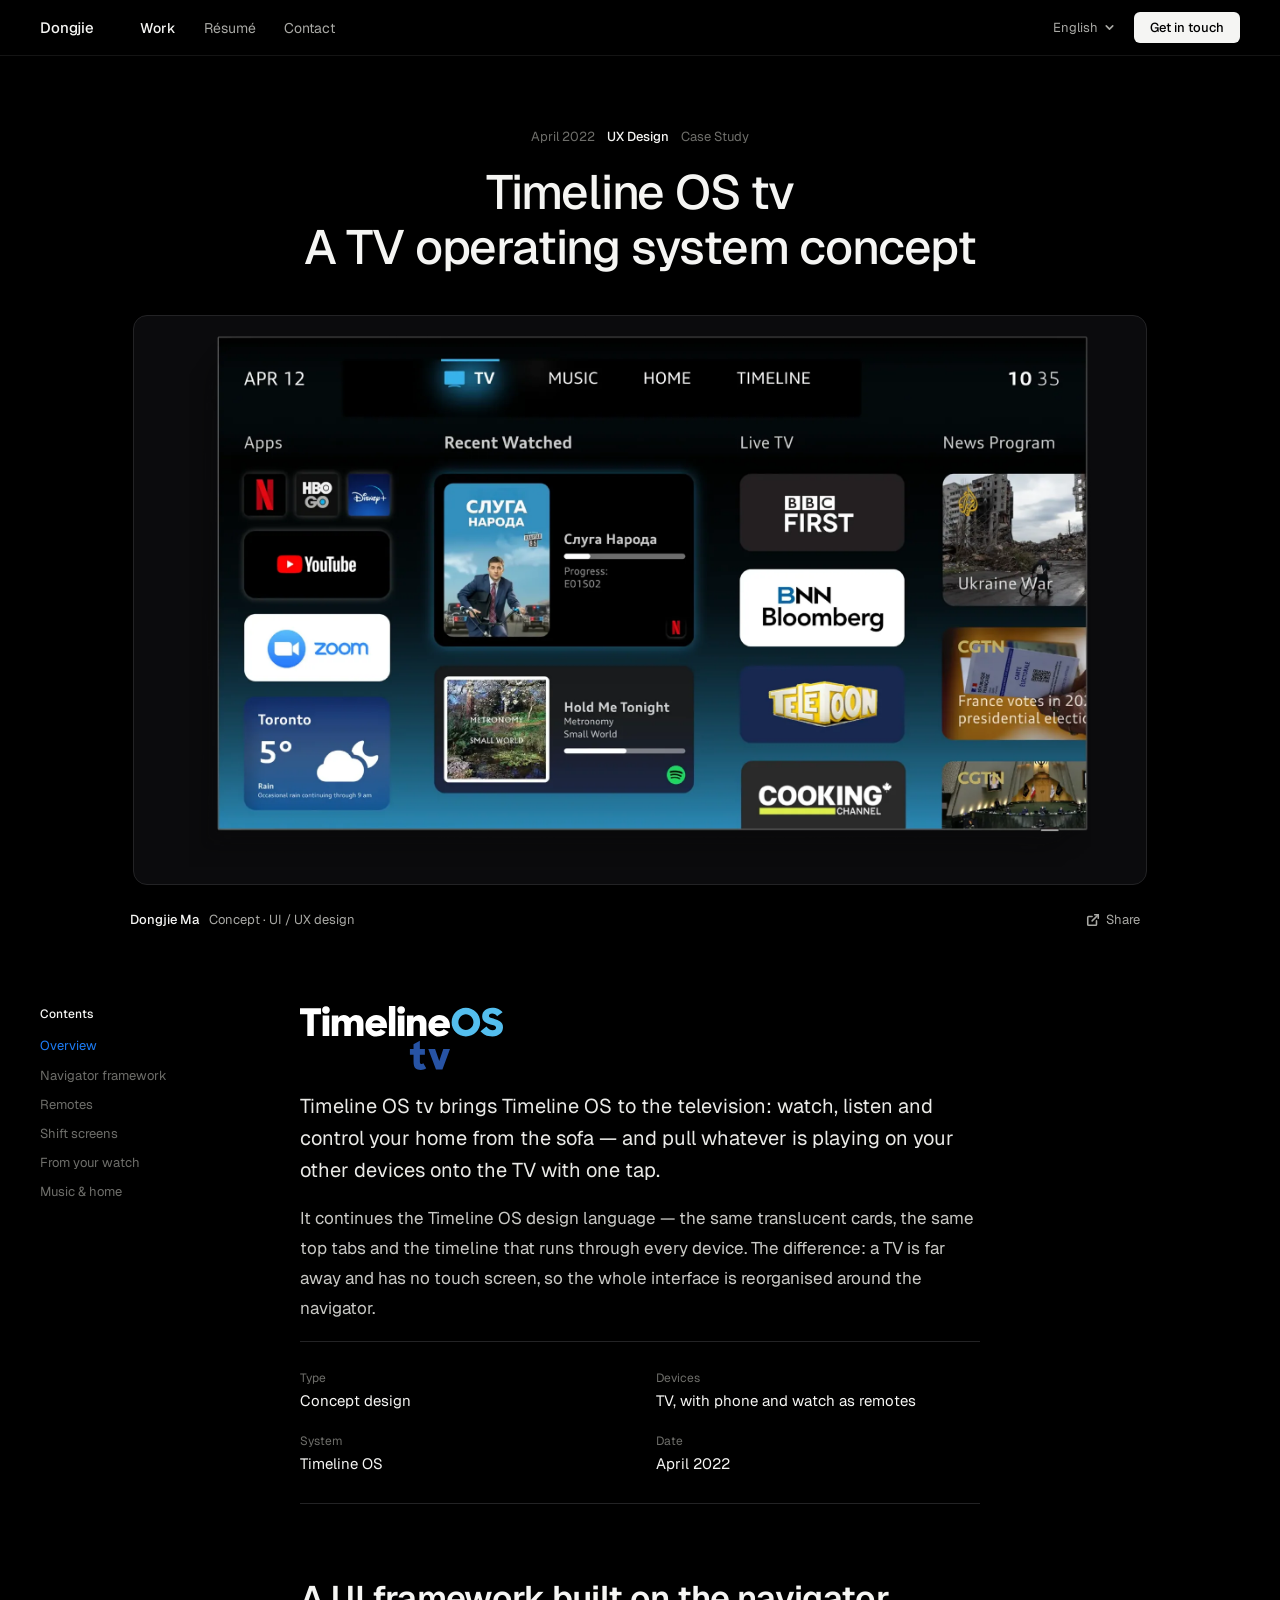
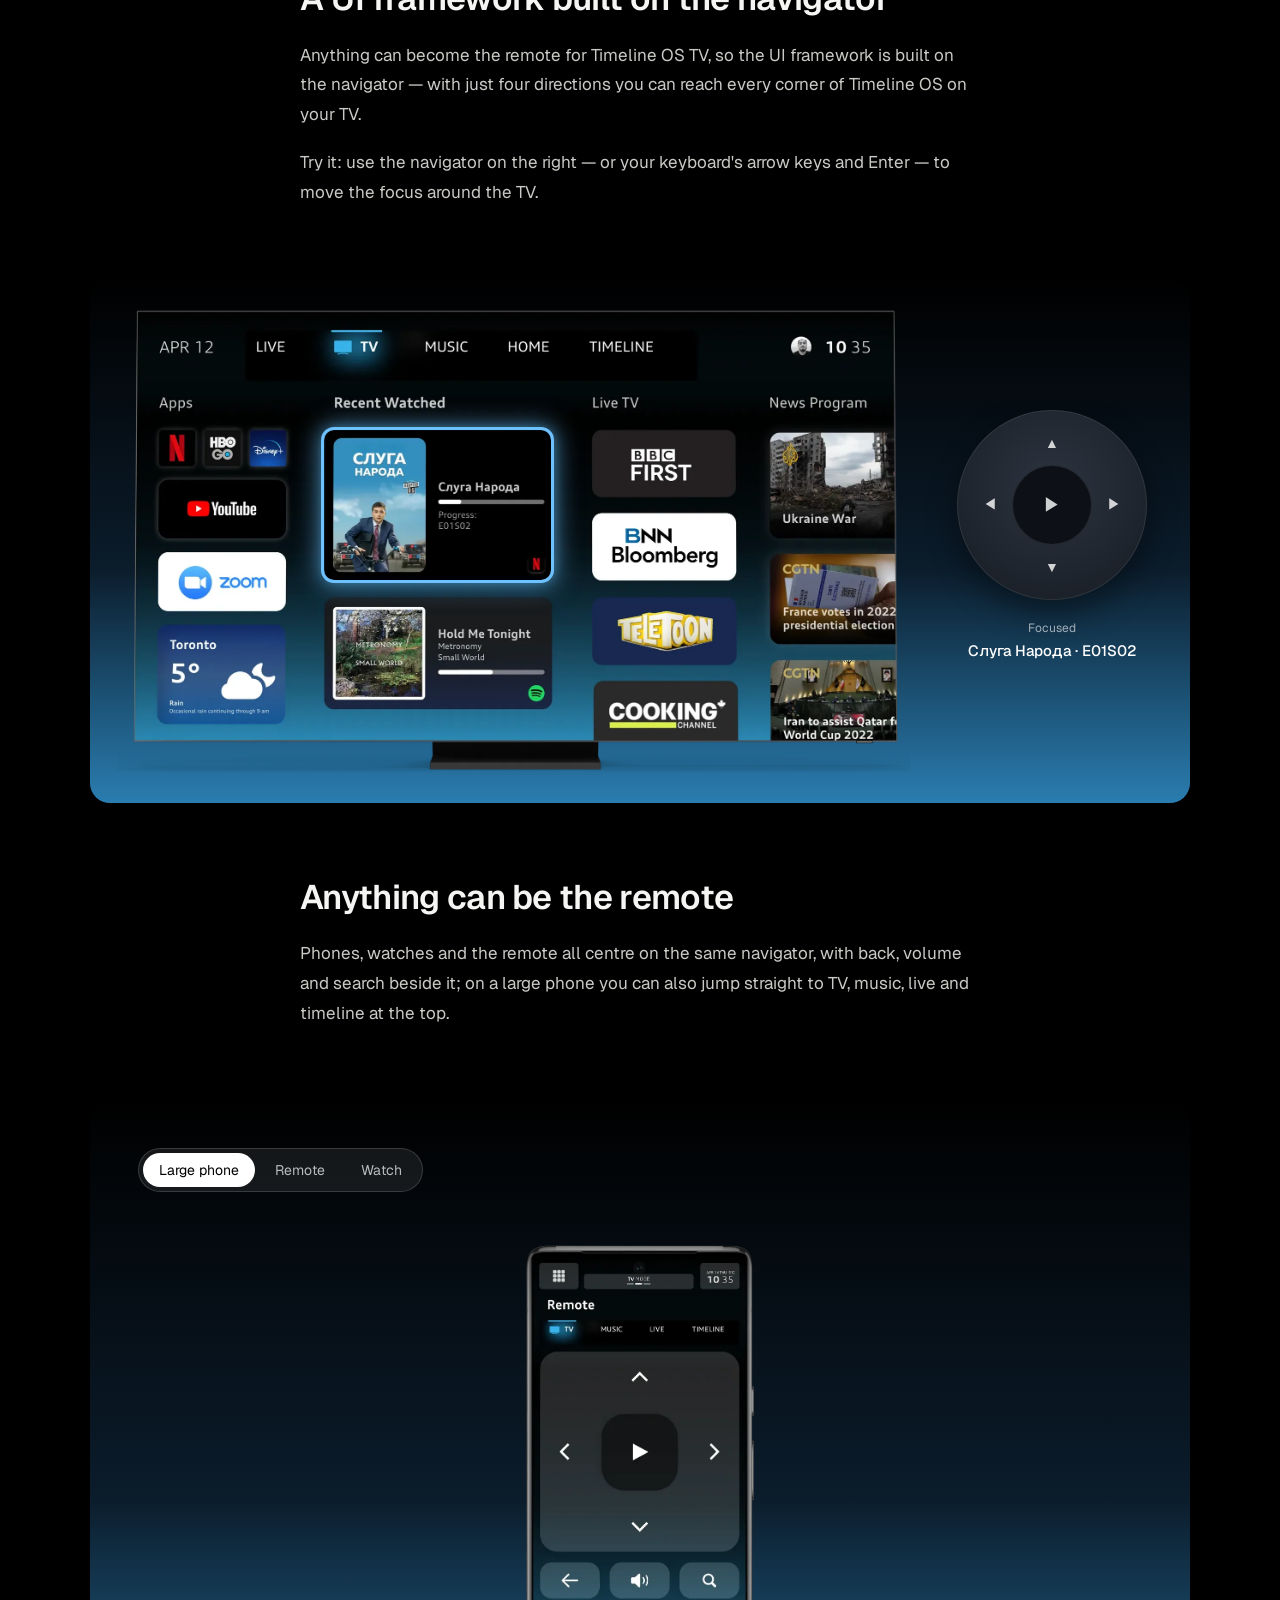
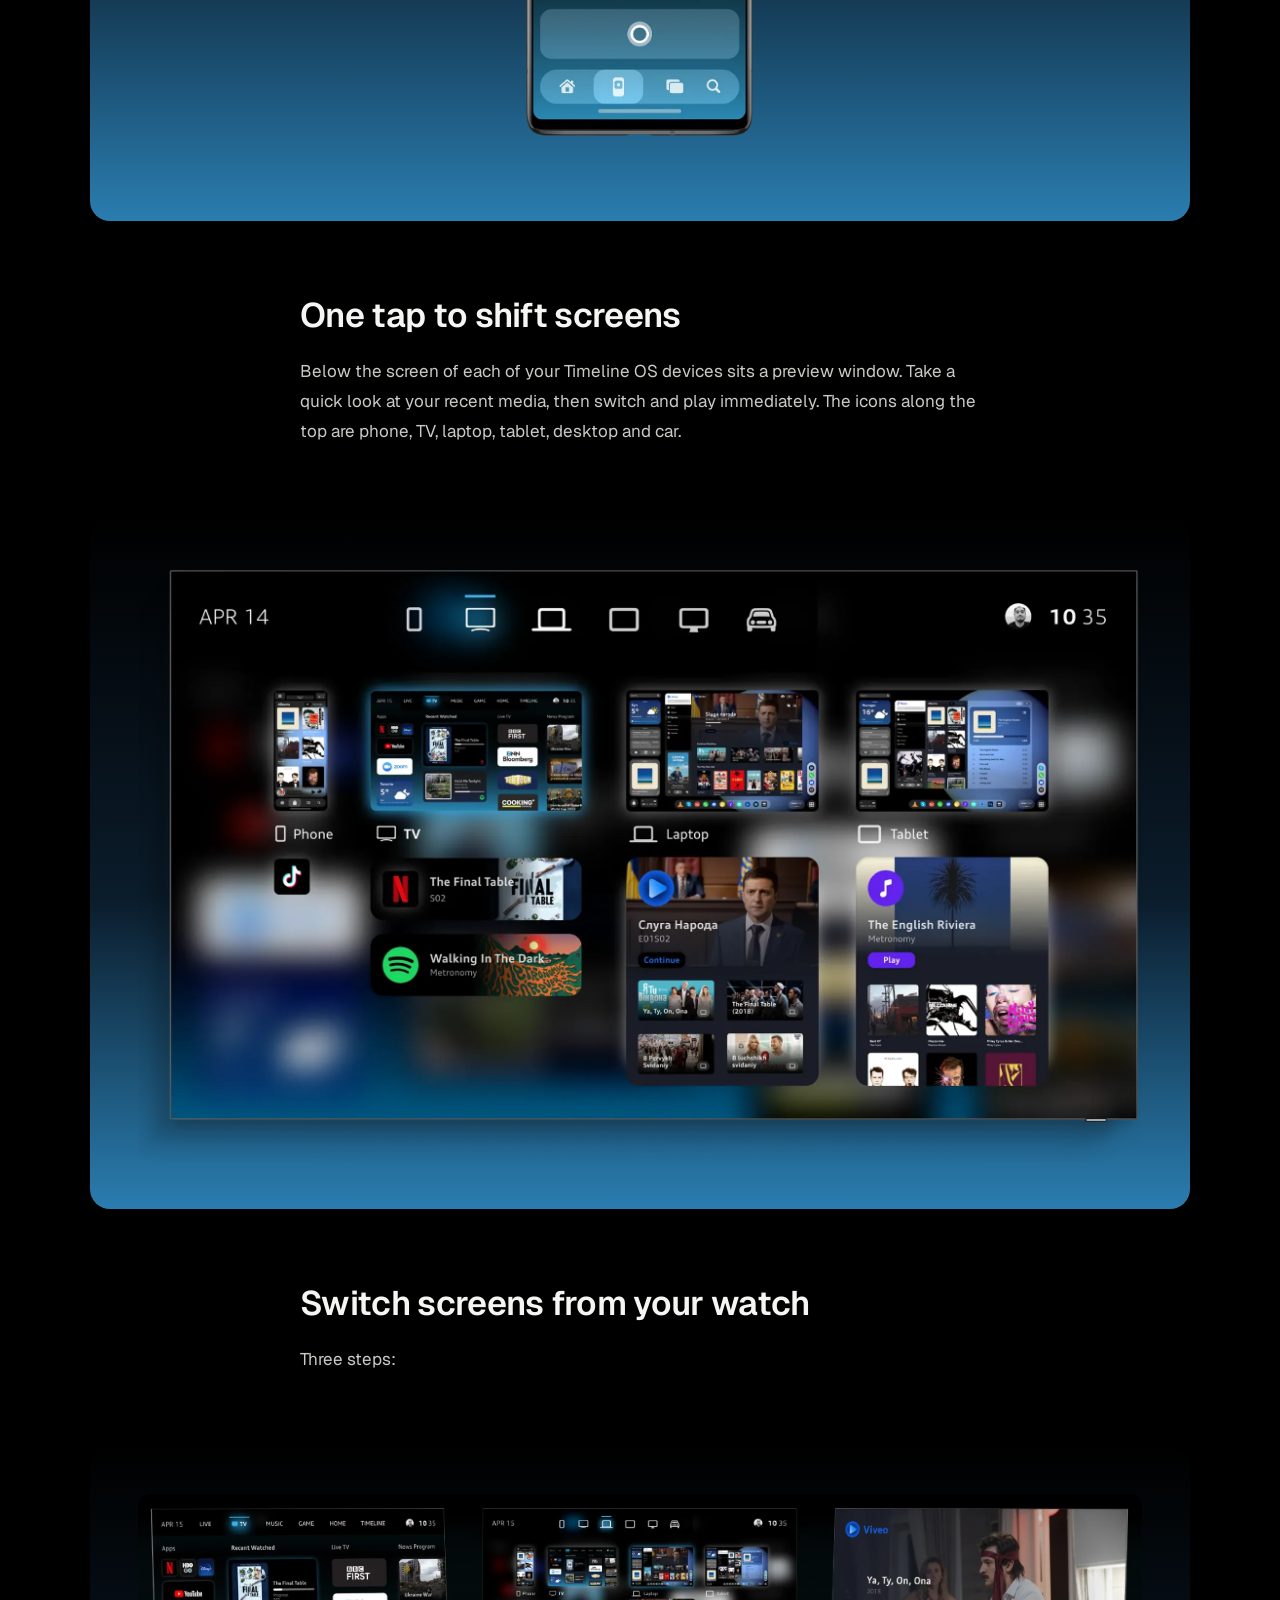
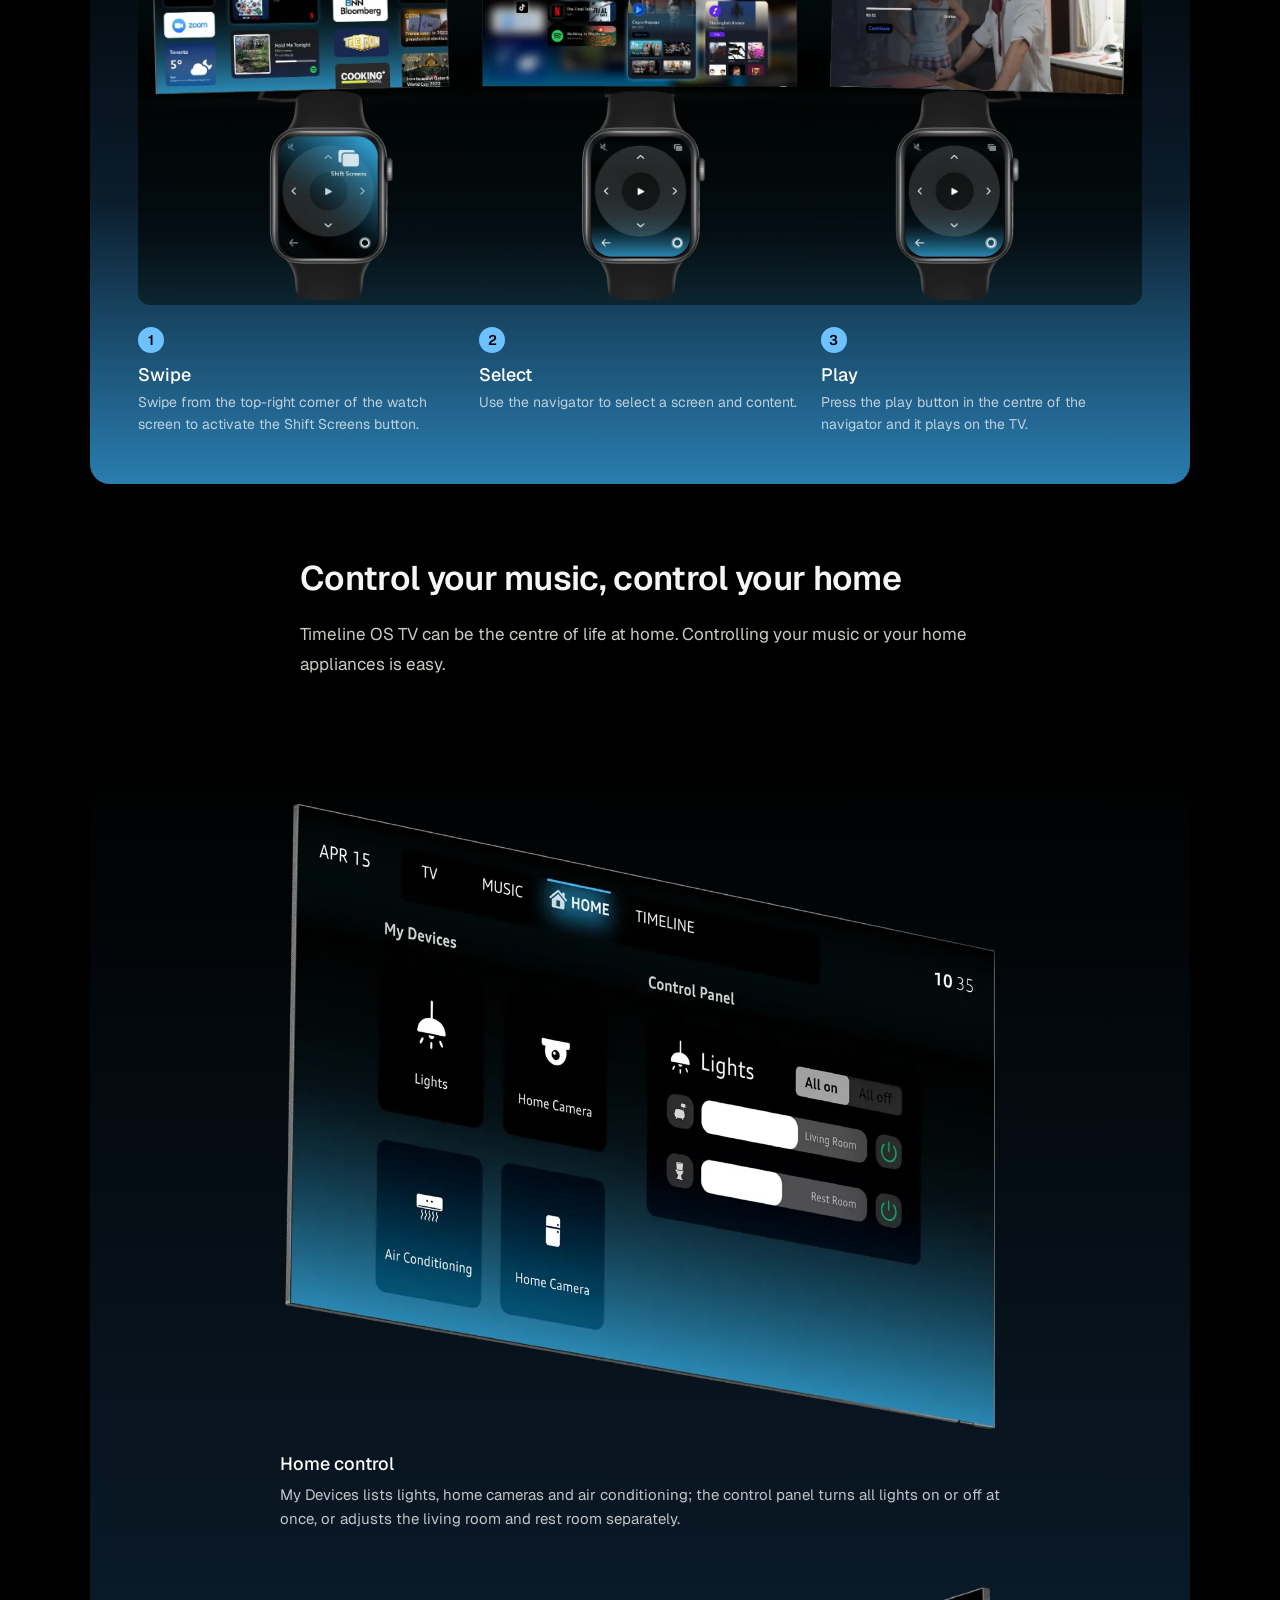
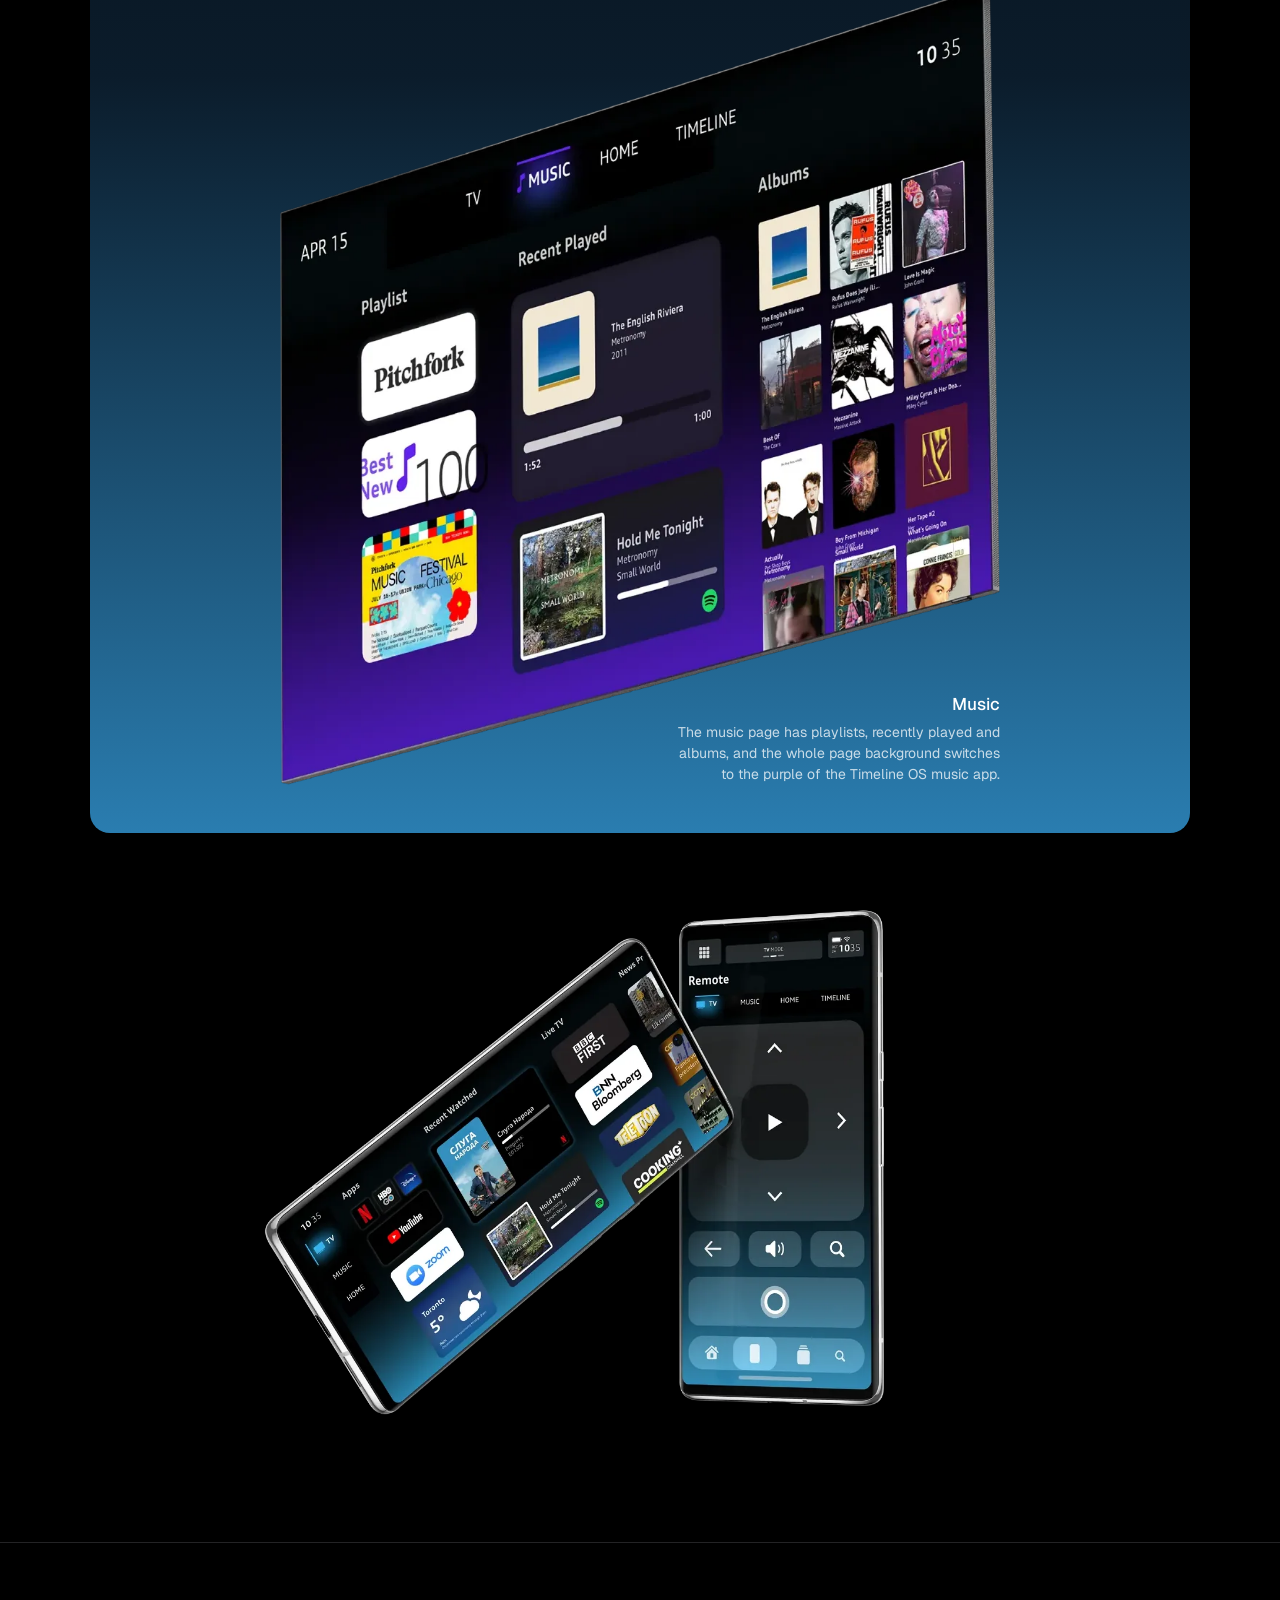
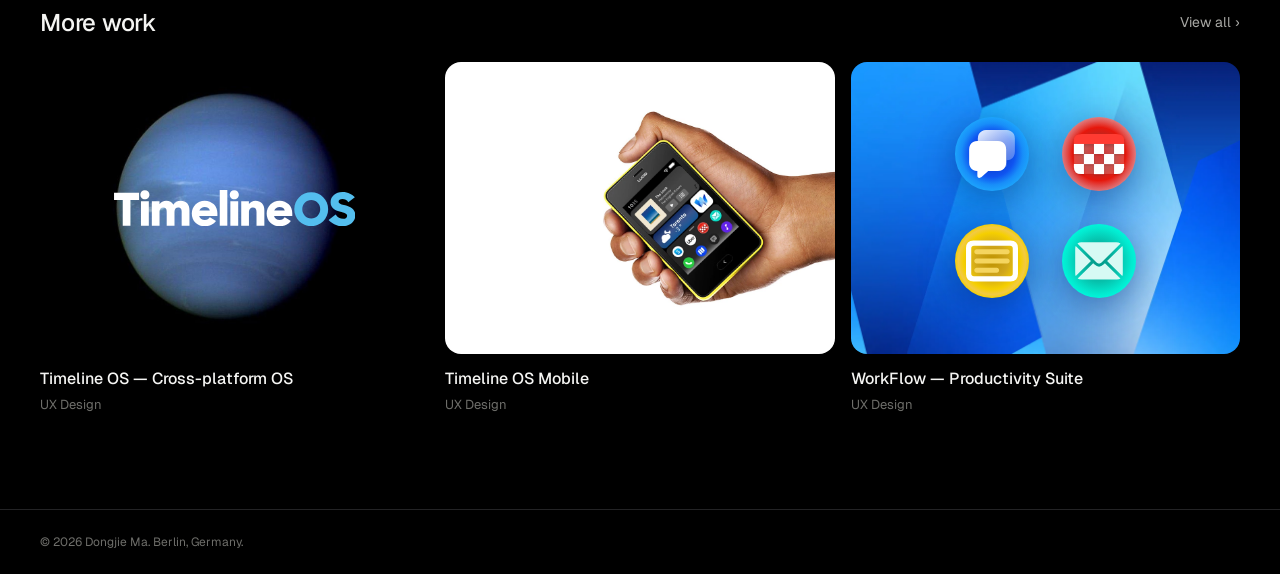
<file: project-timelineos-tv.html>
<!DOCTYPE html>
<html lang="zh-CN">
<head>
  <meta charset="UTF-8" />
  <meta name="viewport" content="width=device-width, initial-scale=1.0" />
  <title>Timeline OS tv — Dongjie Ma</title>
  <link rel="preconnect" href="https://fonts.googleapis.com" />
  <link rel="preconnect" href="https://fonts.gstatic.com" crossorigin />
  <link href="https://fonts.googleapis.com/css2?family=Instrument+Serif:ital@0;1&family=Geist:wght@300;400;500;600&family=Noto+Sans+Arabic:wght@300;400;500;600&display=swap" rel="stylesheet" />
  <link rel="icon" type="image/svg+xml" href="favicon.svg">
  <link rel="stylesheet" href="style.css" />
  <style>
    /* ══════════ HEADER ══════════ */
    .p-header {
      max-width: 900px; margin: 0 auto;
      padding: 72px var(--page-px) 40px;
      text-align: center;
    }
    .p-meta { display: flex; justify-content: center; gap: 12px; font-size: 13px; color: var(--text-faint); margin-bottom: 20px; }
    .p-meta .p-meta-cat { color: var(--text); font-weight: 500; }
    .p-title {
      font-size: 48px; font-weight: 500; line-height: 1.15;
      letter-spacing: -.025em; color: var(--text);
    }

    /* ══════════ HERO ══════════ */
    .p-hero {
      max-width: 1100px; margin: 0 auto;
      padding: 0 var(--page-px);
    }
    .p-hero-media {
      aspect-ratio: 16 / 9;
      border-radius: 14px; overflow: hidden;
      background: #D7EDF8;
      display: flex; align-items: center; justify-content: center;
    }
    .p-hero-media img { height: 72%; object-fit: contain; }

    .p-byline {
      max-width: 1100px; margin: 0 auto;
      padding: 20px var(--page-px) 0;
      display: flex; justify-content: space-between; align-items: center;
      font-size: 13px; color: var(--text-muted);
    }
    .p-byline strong { color: var(--text); font-weight: 500; margin-right: 10px; }
    .p-share {
      display: inline-flex; align-items: center; gap: 6px;
      background: none; border: none; cursor: pointer;
      font-family: 'Geist', sans-serif; font-size: 13px; color: var(--text-muted);
      padding: 6px 10px; border-radius: 6px; transition: background .15s, color .15s;
    }
    .p-share:hover { background: var(--gray-100); color: var(--text); }
    .p-share svg { width: 14px; height: 14px; stroke: currentColor; fill: none; stroke-width: 1.8; stroke-linecap: round; stroke-linejoin: round; }

    /* ══════════ BODY LAYOUT ══════════ */
    .p-body {
      max-width: 1400px; margin: 0 auto;
      padding: 72px var(--page-px) 0;
      display: grid;
      grid-template-columns: 220px minmax(0, 680px) 220px;
      justify-content: space-between;
      column-gap: 40px;
    }

    /* 左侧目录 */
    .p-toc { position: sticky; top: 88px; align-self: start; }
    .p-toc-label { font-size: 12px; font-weight: 500; color: var(--text); margin-bottom: 12px; }
    .p-toc ol { list-style: none; display: flex; flex-direction: column; gap: 8px; }
    .p-toc a { font-size: 13px; color: var(--text-faint); line-height: 1.4; transition: color .15s; }
    .p-toc a:hover { color: var(--text-muted); }
    .p-toc a.active { color: var(--text); }

    /* 正文 */
    .p-content { min-width: 0; grid-column: 2; }
    .p-content > section { scroll-margin-top: 88px; margin-bottom: 72px; }

    .p-content h2 {
      font-size: 26px; font-weight: 500; letter-spacing: -.015em;
      line-height: 1.3; color: var(--text); margin-bottom: 20px;
    }
    .p-content h3 {
      font-size: 18px; font-weight: 500; color: var(--text);
      margin: 36px 0 12px;
    }
    .p-content p {
      font-size: 17px; line-height: 1.75; color: var(--text);
      margin-bottom: 18px;
    }
    .p-content ul { margin: 0 0 18px 20px; }
    .p-content li { font-size: 17px; line-height: 1.75; margin-bottom: 6px; }

    .p-lead { font-size: 20px !important; line-height: 1.6 !important; }

    /* 占位文本：之后替换成真实内容 */
    .todo {
      background: #FFF6D6; border-radius: 4px; padding: 0 4px;
      color: #7A5B00;
    }

    /* ══════════ 加宽块（跳出正文栏） ══════════ */
    .p-wide {
      grid-column: 1 / -1;
      width: 100%; max-width: 1100px;
      margin: 0 auto 72px;
    }
    .p-wide-caption { font-size: 13px; color: var(--text-faint); margin-top: 12px; text-align: center; }

    /* 视频 */
    .p-video {
      aspect-ratio: 16 / 9; border-radius: 14px; overflow: hidden;
      background: #000;
    }
    .p-video iframe { width: 100%; height: 100%; border: 0; display: block; }

    /* 图片占位 */
    .p-media {
      aspect-ratio: 16 / 9; border-radius: 14px; overflow: hidden;
      background: var(--gray-100);
      display: flex; align-items: center; justify-content: center;
      color: var(--gray-400); font-size: 13px;
    }
    .p-media.tall { aspect-ratio: 4 / 3; }
    .p-media img { width: 100%; height: 100%; object-fit: cover; }

    /* 左右对比 */
    .p-compare { display: grid; grid-template-columns: 1fr 1fr; gap: 16px; }
    .p-compare-label { font-size: 12px; font-weight: 500; color: var(--text); margin-bottom: 10px; }

    /* 三个功能卡 */
    .p-features { display: grid; grid-template-columns: repeat(3, 1fr); gap: 16px; }
    .p-feature-media {
      aspect-ratio: 1 / 1; border-radius: 12px; overflow: hidden;
      background: #EAF4FB; margin-bottom: 14px;
      display: flex; align-items: center; justify-content: center;
      color: var(--gray-400); font-size: 13px;
    }
    .p-feature-title { font-size: 16px; font-weight: 500; margin-bottom: 6px; }
    .p-feature-text { font-size: 14px; line-height: 1.6; color: var(--text-muted); }

    /* 数据块 */
    .p-stats {
      display: grid; grid-template-columns: repeat(3, 1fr);
      border-top: 1px solid var(--border); border-bottom: 1px solid var(--border);
    }
    .p-stat { padding: 32px 24px; }
    .p-stat + .p-stat { border-left: 1px solid var(--border); }
    .p-stat-num { font-size: 40px; font-weight: 500; letter-spacing: -.02em; margin-bottom: 6px; }
    .p-stat-label { font-size: 14px; color: var(--text-muted); line-height: 1.5; }

    /* 引用 */
    .p-quote {
      font-family: 'Instrument Serif', serif;
      font-size: 30px; line-height: 1.35; letter-spacing: -.01em;
      color: var(--text); padding: 8px 0 8px 24px;
      border-left: 2px solid var(--text); margin: 32px 0;
    }

    /* 项目信息表 */
    .p-facts {
      display: grid; grid-template-columns: repeat(2, 1fr);
      gap: 20px 32px; padding: 28px 0;
      border-top: 1px solid var(--border); border-bottom: 1px solid var(--border);
      margin: 8px 0 40px;
    }
    .p-fact-label { font-size: 12px; color: var(--text-faint); margin-bottom: 4px; }
    .p-fact-value { font-size: 15px; color: var(--text); line-height: 1.5; }

    /* ══════════ RELATED ══════════ */
    .p-related {
      max-width: 1600px; margin: 48px auto 0;
      padding: 64px var(--page-px) 96px;
      border-top: 1px solid var(--border);
    }
    .p-related-head { display: flex; justify-content: space-between; align-items: center; margin-bottom: 24px; }
    .p-related-title { font-size: 24px; font-weight: 500; letter-spacing: -.01em; }
    .p-related-more { font-size: 14px; color: var(--text-muted); }
    .p-related-more:hover { color: var(--text); }
    .p-related-grid { display: grid; grid-template-columns: repeat(3, minmax(0, 1fr)); gap: 16px; }
    .r-card:hover .r-thumb { opacity: .88; }
    .r-thumb {
      aspect-ratio: 4 / 3; border-radius: 10px; overflow: hidden;
      display: flex; align-items: center; justify-content: center;
      margin-bottom: 14px; transition: opacity .2s; position: relative;
    }
    .r-title { font-size: 16px; font-weight: 500; margin-bottom: 6px; line-height: 1.4; }
    .r-meta { font-size: 13px; color: var(--text-faint); }

    /* ══════════ TABLET ══════════ */
    @media (max-width: 1199px) {
      .p-body { grid-template-columns: 200px minmax(0, 1fr); }
      .p-content { grid-column: 2; }
    }

    /* ══════════ MOBILE ══════════ */
    @media (max-width: 767px) {
      .p-header { padding: 48px var(--page-px) 28px; }
      .p-title { font-size: 32px; }
      .p-body { grid-template-columns: 1fr; padding-top: 40px; }
      .p-toc { display: none; }
      .p-content { grid-column: 1; }
      .p-content p, .p-content li { font-size: 16px; }
      .p-lead { font-size: 18px !important; }
      .p-compare, .p-features, .p-related-grid { grid-template-columns: 1fr; }
      .p-stats { grid-template-columns: 1fr; }
      .p-stat + .p-stat { border-left: none; border-top: 1px solid var(--border); }
      .p-facts { grid-template-columns: 1fr; }
      .p-quote { font-size: 24px; }
      .p-related { padding-bottom: 140px; }
    }

    /* ══════════ 用户画像 ══════════ */
    .p-personas { display: grid; grid-template-columns: 1fr 1fr; gap: 16px; }
    .p-persona-img {
      aspect-ratio: 16 / 9; border-radius: 12px; overflow: hidden;
      background: var(--gray-100) center / cover no-repeat;
      margin-bottom: 14px;
    }
    .p-persona-name { font-size: 18px; font-weight: 500; margin-bottom: 4px; }
    .p-persona-meta { font-size: 13px; color: var(--text-faint); margin-bottom: 8px; }
    .p-persona-text { font-size: 15px; line-height: 1.6; color: var(--text-muted); }

    /* ══════════ 洞察列表 ══════════ */
    .p-insights { list-style: none !important; margin: 24px 0 0 !important; border-top: 1px solid var(--border); }
    .p-insights li {
      display: grid; grid-template-columns: 40px 1fr;
      padding: 16px 0; border-bottom: 1px solid var(--border); margin: 0 !important;
    }
    .p-insights li span:first-child { color: var(--text-faint); font-size: 14px; padding-top: 3px; }

    /* ══════════ 图片块（导出图片后自动显示，缺图时显示灰底） ══════════ */
    .p-img {
      aspect-ratio: 16 / 9; border-radius: 14px; overflow: hidden;
      background: var(--gray-100) center / cover no-repeat;
    }
    .p-img.contain { background-size: contain; background-color: #F4F9FD; }
    .p-img.phone { aspect-ratio: 390 / 844; background-size: cover; }
    .p-stack { display: flex; flex-direction: column; gap: 40px; }

    /* ══════════ 配色 ══════════ */
    .p-swatches { display: grid; grid-template-columns: repeat(3, 1fr); gap: 12px; margin: 20px 0 28px; }
    .p-swatches.six { grid-template-columns: repeat(6, 1fr); }
    .p-swatch-chip { aspect-ratio: 1 / 1; border-radius: 10px; border: 1px solid var(--border); margin-bottom: 8px; }
    .p-swatches.six .p-swatch-chip { aspect-ratio: 1 / 1.2; }
    .p-swatch-name { font-size: 13px; font-weight: 500; }
    .p-swatch-hex { font-size: 12px; color: var(--text-faint); font-family: ui-monospace, monospace; }

    /* ══════════ 字体展示 ══════════ */
    .p-type {
      border: 1px solid var(--border); border-radius: 12px;
      padding: 28px; margin: 20px 0 8px;
      display: flex; justify-content: space-between; align-items: flex-end; gap: 24px;
    }
    .p-type-sample { font-size: 56px; line-height: 1; letter-spacing: -.02em; }
    .p-type-weights { font-size: 14px; color: var(--text-muted); text-align: right; line-height: 1.8; }

    /* ══════════ 迭代对比 ══════════ */
    .p-compare.phones { max-width: 760px; margin: 0 auto; gap: 40px; }

    @media (max-width: 767px) {
      .p-personas { grid-template-columns: 1fr; }
      .p-swatches.six { grid-template-columns: repeat(3, 1fr); }
      .p-type { flex-direction: column; align-items: flex-start; }
      .p-type-weights { text-align: left; }
      .p-compare.phones { grid-template-columns: 1fr 1fr; gap: 12px; }
    }

    /* ══════════ 功能卡片（与站内卡片同一风格） ══════════ */
    .fc-head { margin-bottom: 28px; }
    .fc-title { font-size: 24px; font-weight: 500; letter-spacing: -.01em; margin-bottom: 8px; }
    .fc-desc { font-size: 16px; line-height: 1.6; color: var(--text-muted); }
    .fc-grid { display: grid; grid-template-columns: repeat(3, minmax(0, 1fr)); gap: 16px; }
    .fc-card {
      display: block; text-align: left; background: none; border: none; padding: 0;
      font-family: 'Geist', sans-serif; color: var(--text); cursor: pointer;
    }
    .fc-thumb {
      aspect-ratio: 4 / 3; border-radius: 10px;
      background: var(--gray-100) center / cover no-repeat;
      margin-bottom: 16px; transition: opacity .2s;
    }
    .fc-card:hover .fc-thumb { opacity: .88; }

    /* 图框内：左上角图标 + 从右侧滑入的产品图 */
    .fc-thumb { position: relative; overflow: hidden; }
    .fc-icon {
      position: absolute; top: 16px; left: 16px; z-index: 2;
      width: 56px; height: 56px; border-radius: 14px;
      background: var(--white); border: 1px solid var(--border);
      display: flex; align-items: center; justify-content: center; overflow: hidden;
    }
    .fc-icon img { width: 100%; height: 100%; object-fit: cover; }
    .fc-product {
      position: absolute; right: 0; bottom: 0;
      height: 88%; width: auto; max-width: none;
      transform: translateX(100%);          /* 初始藏在图框右边外面 */
      will-change: transform;
    }
    @media (prefers-reduced-motion: reduce) {
      .fc-product { transform: none !important; }
    }
    .fc-name { font-size: 18px; font-weight: 500; margin-bottom: 6px; }
    .fc-meta { display: flex; gap: 10px; font-size: 13px; color: var(--text-faint); margin-bottom: 10px; }
    .fc-meta span:first-child { color: var(--text); font-weight: 500; }
    .fc-text { font-size: 14px; line-height: 1.6; color: var(--text-muted); margin-bottom: 14px; }
    .fc-link { font-size: 14px; color: var(--text); border-bottom: 1px solid var(--text); padding-bottom: 1px; }
    .fc-card:hover .fc-link { color: var(--text-muted); border-color: var(--text-muted); }

        /* ══════════ 功能流程弹窗 ══════════ */
    .fm-backdrop {
      position: fixed; inset: 0; z-index: 300;
      background: rgba(13,13,13,.28);
      backdrop-filter: blur(6px); -webkit-backdrop-filter: blur(6px);
      display: flex; align-items: center; justify-content: center; padding: 24px;
      opacity: 0; pointer-events: none; transition: opacity .2s;
    }
    .fm-backdrop.open { opacity: 1; pointer-events: auto; }
    .fm-card {
      width: min(1160px, 100%); max-height: calc(100vh - 48px); overflow-y: auto;
      background: var(--white); border: 1px solid var(--border); border-radius: 16px;
      box-shadow: 0 24px 64px rgba(0,0,0,.12);
      transform: translateY(12px); transition: transform .25s;
    }
    .fm-backdrop.open .fm-card { transform: none; }

    .fm-top {
      display: flex; justify-content: space-between; align-items: center;
      padding: 16px 20px 16px 28px; border-bottom: 1px solid var(--border);
      position: sticky; top: 0; background: var(--white); z-index: 1;
    }
    .fm-tabs { display: flex; gap: 22px; flex-wrap: wrap; }
    .fm-tab {
      font-family: 'Geist', sans-serif; font-size: 15px; color: var(--text-faint);
      background: none; border: none; padding: 4px 0; cursor: pointer; transition: color .15s;
    }
    .fm-tab:hover { color: var(--text-muted); }
    .fm-tab.active { color: var(--text); font-weight: 500; }
    .fm-close, .fm-ctrl {
      width: 36px; height: 36px; border-radius: 50%; flex-shrink: 0;
      border: 1px solid var(--border); background: var(--white); cursor: pointer;
      display: flex; align-items: center; justify-content: center; transition: border-color .15s, opacity .15s;
    }
    .fm-close:hover, .fm-ctrl:hover { border-color: var(--text); }
    .fm-ctrl:disabled { opacity: .35; cursor: default; border-color: var(--border); }
    .fm-close svg, .fm-ctrl svg { width: 14px; height: 14px; fill: none; stroke: var(--text); stroke-width: 1.8; stroke-linecap: round; stroke-linejoin: round; }

    .fm-main { display: grid; grid-template-columns: minmax(0, 380px) minmax(0, 1fr); gap: 40px; padding: 32px 28px 28px; }
    .fm-title { font-size: 28px; font-weight: 500; letter-spacing: -.02em; margin-bottom: 12px; }
    .fm-scenario { font-size: 15px; line-height: 1.6; color: var(--text-muted); }
    .fm-head { display: flex; align-items: flex-start; gap: 16px; margin-bottom: 24px; }
    .fm-head-text { min-width: 0; }
    .fm-icon {
      width: 56px; height: 56px; flex-shrink: 0; border-radius: 14px; overflow: hidden;
      background: var(--white); border: 1px solid var(--border);
    }
    .fm-icon img { width: 100%; height: 100%; object-fit: cover; display: block; }
    .fm-icon img[hidden], .fm-icon[hidden] { display: none; }
    .fm-label {
      display: inline-block; font-size: 11px; font-weight: 500; letter-spacing: .06em; text-transform: uppercase;
      color: var(--text); border: 1px solid var(--border); border-radius: 20px; padding: 2px 9px; margin-right: 8px;
    }

    .fm-steps { list-style: none; border-top: 1px solid var(--border); }
    .fm-step {
      position: relative; display: grid; grid-template-columns: 28px 1fr; gap: 10px;
      width: 100%; text-align: left; background: none; border: none; cursor: pointer;
      font-family: 'Geist', sans-serif; font-size: 15px; line-height: 1.5; color: var(--text-faint);
      padding: 14px 0; border-bottom: 1px solid var(--border); transition: color .2s;
    }
    .fm-step:hover { color: var(--text-muted); }
    .fm-step-num { font-size: 13px; padding-top: 2px; }
    .fm-step.seen { color: var(--text-muted); }
    .fm-step.active { color: var(--text); }
    .fm-step.active .fm-step-num { font-weight: 500; }
    /* 当前步骤底部的进度线 */
    .fm-step::after {
      content: ""; position: absolute; left: 0; bottom: -1px; height: 1px; width: 0;
      background: var(--text);
    }
    .fm-step.active.playing::after { animation: fmProgress var(--fm-dur, 3500ms) linear forwards; }
    .fm-step.active:not(.playing)::after { width: 100%; }
    @keyframes fmProgress { from { width: 0; } to { width: 100%; } }

    .fm-result {
      font-size: 15px; line-height: 1.6; color: var(--text);
      background: var(--gray-50); border-radius: 10px; padding: 14px 16px; margin-top: 16px;
      display: none;
    }
    .fm-result.show { display: block; }
    .fm-controls { display: flex; align-items: center; gap: 8px; margin-top: 20px; }
    .fm-replay {
      margin-left: 8px; background: none; border: none; cursor: pointer; padding: 0 0 1px;
      font-family: 'Geist', sans-serif; font-size: 14px; color: var(--text); border-bottom: 1px solid var(--text);
    }

    .fm-stage { min-width: 0; --fm-stage-bg: #F7F7F7; }   /* 素材区灰底，改这里 */

    /* 图片步骤 / 视频步骤 二选一显示 */
    .fm-device { display: none; }
    .fm-stage.is-video .fm-img { display: none; }
    .fm-stage.is-video .fm-device { display: flex; }

    .fm-device {
      height: min(560px, calc(100vh - 220px)); min-height: 320px;
      border-radius: 12px; background: var(--fm-stage-bg);
      align-items: center; justify-content: center; padding: 40px 0;
    }

    /* 设备区按自身尺寸缩放外框 */
    .fm-device { container-type: size; }
    .fm-device .tablet { display: none; }
    .fm-device.is-tablet .tablet { display: block; }
    .fm-device.is-tablet .iphone { display: none; }

    /* ── 白色平板外框（纯 CSS）──
       屏幕比例 2338 × 1872，边框 = 宽度的 3%；外框按设备区的宽高自动取较小值 */
    .tablet {
      position: relative;
      width: min(90cqw, calc(84cqh * 1.2305));
      padding: 3%;
      background: #FFFFFF;
      border-radius: 5% / 6.15%;
      box-shadow:
        0 0 0 1px #E3E3E0,
        inset 0 0 0 1px #F2F2F0,
        0 18px 40px rgba(0,0,0,.10);
    }
    .tablet-cam {
      position: absolute; top: 1.5%; left: 50%; transform: translate(-50%, -50%);
      width: .9%; aspect-ratio: 1; border-radius: 50%;
      background: #D6D6D3; box-shadow: inset 0 0 0 1px #C8C8C5;
    }
    .tablet-screen {
      position: relative; width: 100%; aspect-ratio: 2338 / 1872;
      border-radius: 2% / 2.5%; overflow: hidden; background: #111;
    }
    .tablet-screen video { width: 100%; height: 100%; object-fit: cover; display: block; }
    .tablet-screen .iphone-slide { object-fit: cover; }
    .tablet-screen.has-video .iphone-ph { display: none; }

    /* ── iPhone 13 Pro 外框（纯 CSS）──
       屏幕 390 × 844，机身边框按比例加宽，所有尺寸用百分比，随高度缩放 */
    .iphone {
      position: relative; height: 100%; aspect-ratio: 402 / 856;
      background: #0d0d0d;
      border-radius: 13.4% / 6.3%;
      padding: 1.5%;
      box-shadow:
        inset 0 0 0 1px #3a3a3a,
        0 16px 36px rgba(0,0,0,.14);
    }
    .iphone-screen {
      position: relative; width: 100%; height: 100%;
      border-radius: 12% / 5.6%; overflow: hidden; background: #000;
    }
    .iphone-screen video {
      width: 100%; height: 100%; object-fit: cover; display: block;
    }
    /* 图片轮播步骤：两层图片叠在屏幕里，交叉淡入 */
    .iphone-slide {
      position: absolute; inset: 0; width: 100%; height: 100%;
      object-fit: cover; opacity: 0; transition: opacity .5s;
    }
    .iphone-slide.show { opacity: 1; }
    .iphone-screen.is-slides video { visibility: hidden; }
    /* 刘海 */
    .iphone-notch {
      position: absolute; top: 0; left: 50%; transform: translateX(-50%);
      width: 39%; height: 3.6%;
      background: #0d0d0d;
      border-radius: 0 0 22% 22% / 0 0 60% 60%;
    }
    /* 没有视频时的占位文字 */
    .iphone-ph {
      position: absolute; inset: 0;
      display: flex; align-items: center; justify-content: center;
      font-size: 12px; color: #6b6b6b; text-align: center; padding: 0 12%;
    }
    .iphone-screen.has-video .iphone-ph { display: none; }
    /* 侧边按键 */
    .iphone-btn { position: absolute; width: .7%; background: #2a2a2a; border-radius: 2px; }
    .iphone-btn-mute    { left: -.7%; top: 16%;   height: 3.6%; }
    .iphone-btn-volup   { left: -.7%; top: 23%;   height: 7%; }
    .iphone-btn-voldown { left: -.7%; top: 31.5%; height: 7%; }
    .iphone-btn-power   { right: -.7%; top: 25%;   height: 11%; }
    .fm-img {
      position: relative; height: min(560px, calc(100vh - 220px)); min-height: 320px;
      border-radius: 12px; background: var(--fm-stage-bg) center / contain no-repeat;
      background-origin: content-box;   /* 配合 padding，让图片缩在留白里面 */
      display: flex; align-items: center; justify-content: center;
      transition: opacity .25s;
    }
    .fm-img.fading { opacity: 0; }
    .fm-img-ph { font-size: 13px; color: var(--gray-400); }
    .fm-img.has-img .fm-img-ph { display: none; }

    body.fm-locked { overflow: hidden; }

    @media (prefers-reduced-motion: reduce) {
      .fm-backdrop, .fm-card, .fm-img { transition: none; }
      .fm-step.active.playing::after { animation: none; width: 100%; }
    }

    @media (max-width: 767px) {
      .fc-grid { grid-template-columns: 1fr; gap: 40px; }
      .fm-backdrop { padding: 0; align-items: flex-end; }
      .fm-card { border-radius: 16px 16px 0 0; max-height: 92vh; }
      .fm-top { padding: 12px 12px 12px 20px; }
      .fm-tabs { gap: 14px; }
      .fm-tab { font-size: 14px; }
      .fm-main { grid-template-columns: 1fr; gap: 20px; padding: 20px; }
      .fm-stage { order: -1; }
      .fm-img, .fm-device { height: 52vh; min-height: 300px; }
      .fm-title { font-size: 22px; }
    }


    .fm-current { display: none; }

    /* ══════════ 流程弹窗 · 手机端 ══════════
       一屏放下：标签栏 → 标题 → 素材（占满剩余高度）→ 分段进度条 → 当前步骤 → 按钮 */
    @media (max-width: 767px) {
      .fm-backdrop { padding: 0; align-items: flex-end; }
      .fm-card {
        height: 94vh; height: 94dvh; max-height: none;
        border-radius: 16px 16px 0 0; border-bottom: none;
        display: flex; flex-direction: column; overflow: hidden;
      }
      .fm-top { flex-shrink: 0; padding: 10px 10px 10px 16px; gap: 12px; }
      .fm-tabs {
        flex-wrap: nowrap; overflow-x: auto; gap: 18px;
        scrollbar-width: none; -webkit-overflow-scrolling: touch;
      }
      .fm-tabs::-webkit-scrollbar { display: none; }
      .fm-tab { white-space: nowrap; font-size: 14px; }

      .fm-main {
        flex: 1; min-height: 0;
        display: flex; flex-direction: column; gap: 14px;
        padding: 16px 16px calc(16px + env(safe-area-inset-bottom, 0px));
      }
      .fm-side { display: contents; }          /* 让左栏里的元素直接参与排序 */

      .fm-head    { order: 1; margin-bottom: 0; gap: 12px; align-items: center; }
      .fm-stage   { order: 2; flex: 1; min-height: 180px; }
      .fm-steps   { order: 3; }
      .fm-current { order: 4; }
      .fm-result  { order: 5; margin-top: 0; }
      .fm-controls{ order: 6; margin-top: 0; }

      .fm-icon { width: 44px; height: 44px; border-radius: 11px; }
      .fm-title { font-size: 20px; margin-bottom: 4px; }
      .fm-scenario { font-size: 13px; line-height: 1.5;
        display: -webkit-box; -webkit-line-clamp: 2; -webkit-box-orient: vertical; overflow: hidden; }
      .fm-label { padding: 1px 7px; font-size: 10px; }

      .fm-img, .fm-device { height: 100%; min-height: 0; }
      .fm-device { padding: 16px 0; }

      /* 步骤列表变成分段进度条 */
      .fm-steps { display: flex; gap: 4px; border-top: none; }
      .fm-steps li { flex: 1; }
      .fm-step {
        display: block; height: 3px; padding: 0; border: none; border-radius: 2px;
        background: var(--gray-200); font-size: 0; overflow: hidden;
      }
      .fm-step > span { display: none; }
      .fm-step.seen, .fm-step.active:not(.playing) { background: var(--text); }
      .fm-step::after { top: 0; bottom: 0; height: auto; }

      .fm-current { display: grid; grid-template-columns: 28px 1fr; gap: 8px;
        font-size: 15px; line-height: 1.5; color: var(--text); min-height: 45px; }
      .fm-current-num { font-size: 13px; color: var(--text-faint); padding-top: 2px; }

      .fm-result { padding: 10px 14px; font-size: 14px; }
      .fm-main.has-result .fm-current { display: none; }
      .fm-controls { justify-content: flex-start; }
    }


    /* ══════════ Touch & Go 界面分区讲解 ══════════ */
    .tg-explorer {
      display: grid; grid-template-columns: minmax(0, 340px) minmax(0, 1fr);
      gap: 40px; align-items: center;
    }
    .tg-list { list-style: none; border-top: 1px solid var(--border); }
    .tg-item {
      position: relative; display: grid; grid-template-columns: 32px 1fr; gap: 8px;
      width: 100%; text-align: start; background: none; border: none; cursor: pointer;
      padding: 18px 0; border-bottom: 1px solid var(--border);
      font-family: 'Geist', sans-serif; color: var(--text-faint); transition: color .2s;
    }
    .tg-item:hover { color: var(--text-muted); }
    .tg-item.active { color: var(--text); }
    .tg-item-num { font-size: 13px; padding-top: 3px; }
    .tg-item-title { display: block; font-size: 18px; font-weight: 500; }
    .tg-item-detail {
      display: grid; grid-template-rows: 0fr; transition: grid-template-rows .3s;
    }
    .tg-item-inner { overflow: hidden; min-height: 0; }
    .tg-item.active .tg-item-detail { grid-template-rows: 1fr; }
    .tg-item-text { display: block; font-size: 15px; line-height: 1.6; color: var(--text-muted); padding-top: 8px; }
    .tg-chips { display: flex; flex-wrap: wrap; gap: 6px; padding-top: 12px; padding-bottom: 2px; }
    .tg-chips:empty { display: none; }
    .tg-chip {
      font-size: 12px; color: #3F7FBF; background: #EAF4FB;
      border-radius: 999px; padding: 3px 10px; white-space: nowrap;
    }
    /* 自动演示时的进度线 */
    .tg-item::after {
      content: ""; position: absolute; inset-inline-start: 0; bottom: -1px;
      height: 1px; width: 0; background: var(--text);
    }
    .tg-item.active::after { width: 100%; }
    .tg-item.active.playing::after { animation: fmProgress var(--tg-dur, 3500ms) linear forwards; }

    .tg-stage { background: #F7F7F7; border-radius: 12px; padding: 40px; min-width: 0; }
    .tg-tablet {
      position: relative; padding: 3%; background: #fff;
      border-radius: 5% / 6.15%;
      box-shadow: 0 0 0 1px #E3E3E0, inset 0 0 0 1px #F2F2F0, 0 18px 40px rgba(0,0,0,.10);
      direction: ltr;                              /* 截图本身不镜像 */
    }
    .tg-cam {
      position: absolute; top: 1.5%; left: 50%; transform: translate(-50%, -50%);
      width: .9%; aspect-ratio: 1; border-radius: 50%; background: #D6D6D3;
    }
    .tg-screen {
      position: relative; aspect-ratio: 2338 / 1872; overflow: hidden;
      border-radius: 2% / 2.5%;
      background: #D7EDF8 center / cover no-repeat;
    }
    .tg-ph {
      position: absolute; inset: 0; display: flex; align-items: center; justify-content: center;
      font-size: 13px; color: #6F9CC7;
    }
    .tg-screen.has-img .tg-ph { display: none; }
    .tg-video {
      position: absolute; inset: 0; width: 100%; height: 100%;
      object-fit: cover; display: none;
    }
    .tg-screen.has-video .tg-video { display: block; }
    .tg-screen.has-video .tg-ph { display: none; }

    .tg-zone {
      position: absolute; padding: 0; border: none; cursor: pointer;
      background: transparent; transition: background .3s, box-shadow .3s;
    }
    .tg-screen.has-active .tg-zone { background: rgba(13,13,13,.42); }
    .tg-screen.has-active .tg-zone.active { background: transparent; box-shadow: inset 0 0 0 3px #5E9BD6; }
    .tg-zone-tag {
      position: absolute; top: 10px; right: 10px;
      font-family: 'Geist', sans-serif; font-size: 12px; font-weight: 500; line-height: 1;
      color: #3F7FBF; background: #fff; border-radius: 999px; padding: 5px 8px;
      box-shadow: 0 2px 8px rgba(0,0,0,.12); transition: background .3s, color .3s;
    }
    .tg-zone[data-zone="top"] .tg-zone-tag { top: 50%; transform: translateY(-50%); padding: 3px 7px; font-size: 11px; }
    .tg-zone.active .tg-zone-tag { background: #5E9BD6; color: #fff; }

    @media (prefers-reduced-motion: reduce) {
      .tg-zone, .tg-item-detail, .tg-zone-tag { transition: none; }
      .tg-item.active.playing::after { animation: none; width: 100%; }
    }
    @media (max-width: 767px) {
      .tg-explorer { grid-template-columns: 1fr; gap: 20px; }
      .tg-stage { order: -1; padding: 20px 12px; }
      .tg-zone-tag { top: 6px; right: 6px; font-size: 10px; padding: 3px 6px; }
      .tg-zone[data-zone="top"] .tg-zone-tag { padding: 1px 5px; font-size: 9px; }
      .tg-item-title { font-size: 16px; }
      .tg-item-text { font-size: 14px; }
    }


    /* ══════════════════ Steps 页面专属组件 ══════════════════ */
    .steps-hero { background: #FFFFFF; border: 1px solid var(--border); }
    .steps-hero img { height: 82%; }

    /* 通用：分段切换按钮 */
    .seg { display: inline-flex; gap: 4px; padding: 4px; border-radius: 999px; background: var(--gray-50); border: 1px solid var(--border); margin-bottom: 20px; max-width: 100%; }
    .seg-scroll { overflow-x: auto; scrollbar-width: none; }
    .seg-scroll::-webkit-scrollbar { display: none; }
    .seg-btn {
      display: inline-flex; align-items: center; gap: 8px; white-space: nowrap;
      font-family: 'Geist', sans-serif; font-size: 14px; color: var(--text-muted);
      background: none; border: none; cursor: pointer; padding: 8px 16px; border-radius: 999px;
      transition: background .2s, color .2s;
    }
    .seg-btn:hover { color: var(--text); }
    .seg-btn.active { background: var(--black); color: var(--white); }
    .seg-dot { width: 20px; height: 20px; border-radius: 50%; display: inline-flex; align-items: center; justify-content: center; font-size: 11px; font-weight: 500; background: var(--gray-200); color: var(--text); }
    .seg-btn.active .seg-dot { background: var(--white); }

    /* 数字统计 */
    .st-stats { display: grid; grid-template-columns: 1fr 1fr; border-top: 1px solid var(--border); border-bottom: 1px solid var(--border); }
    .st-stat { padding: 40px 32px; }
    .st-stat + .st-stat { border-inline-start: 1px solid var(--border); }
    .st-num { font-size: 88px; font-weight: 500; letter-spacing: -.04em; line-height: 1; display: inline-block; }
    .st-unit { display: inline-block; font-size: 22px; margin-inline-start: 10px; color: var(--text-muted); }
    .st-label { font-size: 16px; line-height: 1.5; color: var(--text); margin-top: 14px; max-width: 360px; }
    .st-src { font-size: 12px; color: var(--text-faint); margin-top: 10px; }
    .st-pillars { display: grid; grid-template-columns: repeat(4, 1fr); gap: 8px; margin-top: 4px; }
    .st-pillar { border: 1px solid var(--border); border-radius: 10px; padding: 14px; font-size: 15px; font-weight: 500; display: flex; flex-direction: column; gap: 22px; transition: background .2s, color .2s; }
    .st-pillar span { font-size: 12px; font-weight: 400; color: var(--text-faint); }
    .st-pillar:hover { background: var(--black); color: var(--white); }

    /* 用户画像 */
    .ps-card { border: 1px solid var(--border); border-radius: 16px; padding: 32px; }
    .ps-panel { display: none; }
    .ps-panel.active { display: block; animation: stFade .35s ease; }
    @keyframes stFade { from { opacity: 0; transform: translateY(6px); } to { opacity: 1; transform: none; } }
    .ps-id { display: flex; align-items: center; gap: 16px; margin-bottom: 28px; }
    .ps-avatar { width: 64px; height: 64px; border-radius: 50%; background: var(--black); color: var(--white); display: flex; align-items: center; justify-content: center; font-size: 26px; font-weight: 500; flex-shrink: 0; }
    .ps-name { font-size: 26px; font-weight: 500; letter-spacing: -.01em; }
    .ps-meta { font-size: 15px; color: var(--text); }
    .ps-role { font-size: 13px; color: var(--text-faint); }
    .ps-cols { display: grid; grid-template-columns: repeat(3, 1fr); gap: 24px; }
    .ps-col { background: var(--gray-50); border-radius: 12px; padding: 20px; }
    .ps-label { font-size: 11px; font-weight: 500; letter-spacing: .06em; text-transform: uppercase; color: var(--text-faint); margin-bottom: 10px; }
    .ps-col p, .ps-col li { font-size: 15px; line-height: 1.6; }
    .ps-col ul { list-style: none; display: flex; flex-direction: column; gap: 8px; }
    .ps-col li { padding-inline-start: 14px; position: relative; }
    .ps-col li::before { content: ""; position: absolute; inset-inline-start: 0; top: .65em; width: 5px; height: 5px; border-radius: 50%; background: var(--text); }

    /* 旅程地图 */
    .jm-panel { display: none; }
    .jm-panel.active { display: block; animation: stFade .35s ease; }
    .jm-scroll { overflow-x: auto; scrollbar-width: thin; border: 1px solid var(--border); border-radius: 16px; }
    .jm-grid { display: grid; grid-template-columns: 150px repeat(var(--n), minmax(190px, 1fr)); min-width: calc(150px + var(--n) * 190px); }
    .jm-head, .jm-cell { padding: 16px; font-size: 14px; line-height: 1.5; border-bottom: 1px solid var(--border); border-inline-start: 1px solid var(--border); }
    .jm-head { border-inline-start: none; font-size: 12px; font-weight: 500; color: var(--text-faint); background: var(--gray-50); }
    .jm-row-opp { border-bottom: none; }
    .jm-cell { color: var(--text-faint); transition: background .25s, color .25s; }
    button.jm-cell { font-family: 'Geist', sans-serif; text-align: start; background: none; border-top: none; border-inline-end: none; cursor: pointer; font-size: 15px; font-weight: 500; display: flex; flex-direction: column; gap: 6px; }
    .jm-num { font-size: 12px; font-weight: 400; color: var(--text-faint); }
    .jm-cell.on { color: var(--text); background: #FAFAFA; }
    .jm-cell.jm-row-stage.on { background: var(--black); color: var(--white); }
    .jm-cell.jm-row-stage.on .jm-num { color: rgba(255,255,255,.6); }
    .jm-cell.jm-row-pain.on { color: #B3261E; }
    .jm-cell.jm-row-opp.on { font-weight: 500; }
    .jm-sum { display: grid; grid-template-columns: 1fr 1fr; gap: 16px; margin-top: 16px; }
    .jm-sum > div { border-radius: 12px; padding: 20px; background: var(--gray-50); }
    .jm-sum > div:last-child { background: var(--black); color: var(--white); }
    .jm-sum-h { font-size: 13px; font-weight: 500; margin-bottom: 10px; opacity: .7; }
    .jm-sum ul { list-style: none; display: flex; flex-direction: column; gap: 8px; }
    .jm-sum li { font-size: 15px; line-height: 1.55; padding-inline-start: 18px; position: relative; }
    .jm-sum li::before { content: "–"; position: absolute; inset-inline-start: 0; opacity: .5; }

    /* 需求 */
    .nd-list { list-style: none; border-top: 1px solid var(--border); margin: 8px 0 0 !important; }
    .nd-item { display: grid; grid-template-columns: 40px 1fr; padding: 20px 0; border-bottom: 1px solid var(--border); margin: 0 !important; }
    .nd-num { font-size: 13px; color: var(--text-faint); padding-top: 4px; }
    .nd-title { font-size: 18px; font-weight: 500; line-height: 1.4; margin-bottom: 6px; }
    .nd-ev { font-size: 15px; line-height: 1.6; color: var(--text-muted); }
    .nd-meter { display: flex; align-items: center; gap: 8px; margin-top: 12px; }
    .nd-count { font-size: 28px; font-weight: 500; line-height: 1; }
    .nd-of { font-size: 13px; color: var(--text-faint); }
    .nd-dots { display: inline-flex; gap: 6px; margin-inline-start: 8px; }
    .nd-dot { width: 14px; height: 14px; border-radius: 50%; background: var(--gray-100); transition: background .3s calc(var(--i) * 90ms), transform .3s calc(var(--i) * 90ms); }
    .nd-list.seen .nd-dot.on { background: var(--black); transform: scale(1.1); }

    /* 竞品 */
    .mk-card { border: 1px solid var(--border); border-radius: 16px; padding: 32px; margin-bottom: 40px; }
    .mk-panel { display: none; }
    .mk-panel.active { display: block; animation: stFade .35s ease; }
    .mk-name { font-size: 26px; font-weight: 500; margin-bottom: 20px; }
    .mk-sw { display: grid; grid-template-columns: 1fr 1fr; gap: 16px; }
    .mk-s, .mk-w { border-radius: 12px; padding: 20px; }
    .mk-s { background: #EEF7EE; }
    .mk-w { background: #FBEFEE; }
    .mk-label { font-size: 12px; font-weight: 500; margin-bottom: 8px; }
    .mk-s .mk-label { color: #2E7D32; } .mk-w .mk-label { color: #B3261E; }
    .mk-s p, .mk-w p { font-size: 16px; line-height: 1.6; }
    .mk-sub { font-size: 20px; font-weight: 500; margin-bottom: 16px; }
    .mk-gaps { display: grid; grid-template-columns: repeat(4, 1fr); gap: 16px; margin-bottom: 24px; }
    .mk-gap { border-top: 2px solid var(--text); padding-top: 16px; }
    .mk-gap-num { font-size: 12px; color: var(--text-faint); }
    .mk-gap-h { font-size: 16px; font-weight: 500; margin: 8px 0; }
    .mk-gap p { font-size: 14px; line-height: 1.6; color: var(--text-muted); }
    .mk-adv { background: var(--black); color: var(--white); border-radius: 16px; padding: 24px 28px; display: flex; align-items: center; gap: 24px; flex-wrap: wrap; }
    .mk-adv-h { font-size: 16px; font-weight: 500; }
    .mk-adv-chips { display: flex; gap: 8px; flex-wrap: wrap; }
    .mk-adv-chip { font-size: 14px; border: 1px solid rgba(255,255,255,.3); border-radius: 999px; padding: 6px 14px; }

    /* 四张功能卡 */
    .fc-grid.four { grid-template-columns: repeat(4, minmax(0, 1fr)); }

    /* 商业价值 */
    .bv-grid { display: grid; grid-template-columns: repeat(4, 1fr); gap: 16px; }
    .bv-item { background: var(--gray-50); border-radius: 12px; padding: 20px; transition: transform .25s; }
    .bv-item:hover { transform: translateY(-4px); }
    .bv-num { font-size: 12px; color: var(--text-faint); }
    .bv-h { font-size: 16px; font-weight: 500; margin: 18px 0 8px; }
    .bv-item p { font-size: 14px; line-height: 1.6; color: var(--text-muted); }

    /* 方块地图 */
    .tm { position: relative; display: grid; grid-template-columns: minmax(0, 300px) minmax(0, 1fr); gap: 48px; align-items: center; border: 1px solid var(--border); border-radius: 16px; padding: 40px; }
    .tm-stats { display: flex; flex-direction: column; gap: 20px; }
    .tm-ring { position: relative; width: 140px; height: 140px; }
    .tm-ring svg { width: 100%; height: 100%; transform: rotate(-90deg); }
    .tm-ring circle { fill: none; stroke-width: 8; }
    .tm-ring-bg { stroke: var(--gray-100); }
    .tm-ring-fg { stroke: var(--black); stroke-linecap: round; transition: stroke-dashoffset .5s ease; }
    .tm-pct { position: absolute; inset: 0; display: flex; align-items: center; justify-content: center; font-size: 26px; font-weight: 500; }
    .tm-found, .tm-in { font-size: 15px; color: var(--text-muted); }
    .tm-big { font-size: 56px; font-weight: 500; letter-spacing: -.03em; line-height: 1.1; direction: ltr; text-align: start; }
    .tm-total { font-size: 22px; color: var(--text-faint); letter-spacing: 0; margin-inline-start: 4px; }
    .tm-actions { display: flex; gap: 8px; flex-wrap: wrap; }
    .tm-btn { font-family: 'Geist', sans-serif; font-size: 14px; padding: 9px 16px; border-radius: 999px; border: 1px solid var(--border); background: var(--white); cursor: pointer; transition: opacity .15s, border-color .15s; }
    .tm-btn:hover { border-color: var(--text); }
    .tm-btn.solid { background: var(--black); color: var(--white); border-color: var(--black); }
    .tm-btn.solid:hover { opacity: .8; }
    .tm-sentence { font-size: 13px; line-height: 1.6; color: var(--text-faint); min-height: 2.6em; }
    .tm-grid { display: grid; grid-template-columns: repeat(9, 1fr); grid-template-rows: repeat(10, auto); gap: 5px; direction: ltr; max-width: 560px; margin-inline-start: auto; width: 100%; }
    .tm-tile {
      aspect-ratio: 1; border: none; border-radius: 6px; cursor: pointer;
      background: var(--gray-100); color: var(--text-faint);
      font-family: 'Geist', sans-serif; font-size: clamp(9px, 1.1vw, 12px); font-weight: 500;
      transition: background .2s, color .2s, transform .15s;
    }
    .tm-tile:hover { background: var(--gray-200); color: var(--text); transform: scale(1.06); }
    .tm-tile.on { background: var(--black); color: var(--white); }
    .tm-tile.on:hover { background: #333; }
    .tm-tile.pop { animation: tmPop .3s ease; }
    @keyframes tmPop { 50% { transform: scale(1.2); } }
    .tm-toast { position: absolute; left: 50%; bottom: 20px; transform: translate(-50%, 10px); background: var(--black); color: var(--white); font-size: 13px; padding: 8px 16px; border-radius: 999px; opacity: 0; pointer-events: none; transition: opacity .2s, transform .2s; }
    .tm-toast.show { opacity: 1; transform: translate(-50%, 0); }

    /* 前后对比滑块 */
    .ba { max-width: 420px; margin: 0 auto; direction: ltr; }
    .ba-frame { position: relative; aspect-ratio: 440 / 956; border-radius: 28px; overflow: hidden; background: var(--gray-100); border: 6px solid #0d0d0d; box-shadow: 0 18px 40px rgba(0,0,0,.12); --pos: 50%; }
    .ba-img { position: absolute; inset: 0; background: center / cover no-repeat; display: flex; align-items: center; justify-content: center; }
    .ba-after { background-color: #F3F3F1; }
    .ba-before { background-color: #E4E4E1; clip-path: inset(0 calc(100% - var(--pos)) 0 0); }
    .ba-ph { font-size: 13px; color: var(--text-faint); }
    .ba-before .ba-ph { transform: translateX(-30%); }
    .ba-after .ba-ph { transform: translateX(30%); }
    .ba-handle { position: absolute; top: 0; bottom: 0; left: var(--pos); width: 2px; background: #fff; transform: translateX(-1px); pointer-events: none; box-shadow: 0 0 0 1px rgba(0,0,0,.08); }
    .ba-handle span { position: absolute; top: 50%; left: 50%; width: 40px; height: 40px; transform: translate(-50%, -50%); border-radius: 50%; background: #fff; box-shadow: 0 4px 14px rgba(0,0,0,.18); }
    .ba-handle span::before, .ba-handle span::after { content: ""; position: absolute; top: 50%; width: 7px; height: 7px; border-top: 2px solid #0d0d0d; border-left: 2px solid #0d0d0d; }
    .ba-handle span::before { left: 9px; transform: translateY(-50%) rotate(-45deg); }
    .ba-handle span::after { right: 9px; transform: translateY(-50%) rotate(135deg); }
    .ba-range { position: absolute; inset: 0; width: 100%; height: 100%; opacity: 0; cursor: ew-resize; margin: 0; }
    .ba-labels { display: flex; justify-content: space-between; font-size: 13px; color: var(--text-muted); margin-top: 12px; padding: 0 4px; }

    /* 路线图甘特图 */
    .rm-scroll { overflow-x: auto; }
    .rm-chart { min-width: 720px; }
    .rm-weeks, .rm-bars { display: grid; grid-template-columns: repeat(14, 1fr); }
    .rm-weeks { border-bottom: 1px solid var(--border); padding-bottom: 8px; margin-bottom: 12px; direction: ltr; }
    .rm-wk { font-size: 12px; color: var(--text-faint); text-align: center; }
    .rm-bars { row-gap: 8px; direction: ltr; }
    .rm-bars .rm-bar:nth-child(1) { grid-row: 1; } .rm-bars .rm-bar:nth-child(2) { grid-row: 2; } .rm-bars .rm-bar:nth-child(3) { grid-row: 3; }
    .rm-bars .rm-bar:nth-child(4) { grid-row: 4; } .rm-bars .rm-bar:nth-child(5) { grid-row: 5; }
    .rm-bar {
      display: flex; align-items: center; gap: 8px; min-width: 0;
      font-family: 'Geist', sans-serif; font-size: 13px; text-align: start; white-space: nowrap; overflow: hidden;
      border: none; border-radius: 8px; padding: 10px 12px; cursor: pointer;
      background: var(--gray-100); color: var(--text-muted); transition: background .2s, color .2s;
    }
    .rm-bar.open { background: repeating-linear-gradient(90deg, var(--gray-100) 0 70%, transparent 100%); }
    .rm-bar:hover { color: var(--text); }
    .rm-bar.active { background: var(--black); color: var(--white); }
    .rm-bar-n { font-size: 11px; opacity: .6; }
    .rm-bar-t { overflow: hidden; text-overflow: ellipsis; }
    .rm-detail { display: none; margin-top: 20px; border: 1px solid var(--border); border-radius: 16px; padding: 24px 28px; }
    .rm-detail.active { display: block; animation: stFade .35s ease; }
    .rm-detail-top { display: flex; align-items: baseline; gap: 12px; flex-wrap: wrap; margin-bottom: 16px; }
    .rm-detail-n { font-size: 13px; color: var(--text-faint); }
    .rm-detail-h { font-size: 20px; font-weight: 500; }
    .rm-detail-t { font-size: 14px; color: var(--text-faint); }
    .rm-detail-cols { display: grid; grid-template-columns: 1fr 1fr; gap: 24px; }
    .rm-label { font-size: 11px; font-weight: 500; letter-spacing: .06em; text-transform: uppercase; color: var(--text-faint); margin-bottom: 6px; }
    .rm-detail p { font-size: 15px; line-height: 1.6; }

    /* 产品待办 */
    .bl-chips { display: flex; gap: 8px; margin: 8px 0 16px; flex-wrap: wrap; }
    .bl-chip { font-family: 'Geist', sans-serif; font-size: 13px; padding: 6px 14px; border-radius: 999px; border: 1px solid var(--border); background: var(--white); cursor: pointer; color: var(--text-muted); }
    .bl-chip.active { background: var(--black); color: var(--white); border-color: var(--black); }
    .bl-table { border-top: 1px solid var(--border); }
    .bl-row { display: grid; grid-template-columns: 1.1fr 90px 1.4fr; gap: 16px; padding: 14px 0; border-bottom: 1px solid var(--border); font-size: 15px; line-height: 1.5; align-items: start; transition: opacity .25s; }
    .bl-row.dim { opacity: .2; }
    .bl-headrow { font-size: 12px; color: var(--text-faint); }
    .bl-f { font-weight: 500; }
    .bl-j { color: var(--text-muted); }
    .bl-tag { font-size: 12px; padding: 2px 10px; border-radius: 999px; }
    .bl-high { background: var(--black); color: var(--white); }
    .bl-med { background: var(--gray-200); color: var(--text); }
    .bl-low { border: 1px solid var(--border); color: var(--text-muted); }

    /* 建议 */
    .rc-grid { display: grid; grid-template-columns: 1fr 1fr; gap: 12px; margin: 8px 0 8px; }
    .rc-item { border: 1px solid var(--border); border-radius: 12px; padding: 18px; }
    .rc-num { font-size: 12px; color: var(--text-faint); }
    .rc-h { font-size: 17px; font-weight: 500; margin: 14px 0 4px; }
    .rc-e { font-size: 14px; color: var(--text-muted); }
    .rc-whys { border-top: 1px solid var(--border); }
    .rc-why { border-bottom: 1px solid var(--border); }
    .rc-why summary { list-style: none; cursor: pointer; display: flex; justify-content: space-between; align-items: center; gap: 16px; padding: 16px 0; font-size: 17px; font-weight: 500; }
    .rc-why summary::-webkit-details-marker { display: none; }
    .rc-plus { position: relative; width: 14px; height: 14px; flex-shrink: 0; }
    .rc-plus::before, .rc-plus::after { content: ""; position: absolute; left: 0; right: 0; top: 50%; height: 1.5px; background: var(--text); transition: transform .25s; }
    .rc-plus::after { transform: rotate(90deg); }
    .rc-why[open] .rc-plus::after { transform: rotate(0); }
    .rc-why p { margin: 0 0 18px !important; color: var(--text-muted); }
    .st-quote { font-size: 32px; margin-top: 48px; }

    @media (prefers-reduced-motion: reduce) {
      .ps-panel.active, .jm-panel.active, .mk-panel.active, .rm-detail.active { animation: none; }
      .nd-dot, .tm-ring-fg, .tm-tile { transition: none; }
    }

    @media (max-width: 1199px) {
      .fc-grid.four, .bv-grid, .mk-gaps { grid-template-columns: repeat(2, minmax(0, 1fr)); }
      .tm { grid-template-columns: 1fr; }
      .tm-grid { margin-inline-start: 0; }
    }
    @media (max-width: 767px) {
      .st-stats { grid-template-columns: 1fr; }
      .st-stat + .st-stat { border-inline-start: none; border-top: 1px solid var(--border); }
      .st-stat { padding: 28px 4px; }
      .st-num { font-size: 64px; }
      .st-pillars { grid-template-columns: 1fr 1fr; }
      .ps-card, .mk-card { padding: 20px; }
      .ps-cols, .mk-sw, .jm-sum, .rm-detail-cols, .rc-grid { grid-template-columns: 1fr; gap: 12px; }
      .jm-grid { grid-template-columns: 110px repeat(var(--n), 170px); min-width: calc(110px + var(--n) * 170px); }
      .fc-grid.four, .bv-grid, .mk-gaps { grid-template-columns: 1fr; }
      .tm { padding: 20px; gap: 24px; }
      .tm-stats { display: grid; grid-template-columns: 100px 1fr; align-items: center; gap: 16px; }
      .tm-ring { width: 100px; height: 100px; }
      .tm-big { font-size: 40px; }
      .tm-actions, .tm-sentence { grid-column: 1 / -1; }
      .tm-grid { gap: 3px; }
      .tm-tile { border-radius: 4px; font-size: 8px; }
      .ba { max-width: 300px; }
      .bl-row { grid-template-columns: 1fr auto; }
      .bl-j { grid-column: 1 / -1; font-size: 14px; }
      .bl-headrow .bl-j, .bl-headrow > div:nth-child(3) { display: none; }
      .st-quote { font-size: 24px; }
    }


    /* ══════════════════ ZeitGuard 页面专属组件 ══════════════════ */
    :root { --zg-blue: #2F66D6; --zg-navy: #0B1A3A; --zg-red: #E5231B; --zg-green: #2FB36B; }
    .zg-hero { background: var(--zg-navy) center / cover no-repeat; }
    .zg-hero img { height: 88%; }
    .zg-note { font-size: 15px !important; color: var(--text-muted); }
    .zg-chips { display: flex; flex-wrap: wrap; gap: 8px; margin: 10px 0 4px; }
    .zg-chip { font-size: 14px; border: 1px solid var(--border); border-radius: 999px; padding: 6px 14px; background: var(--white); }

    /* 截止日期倒计时 */
    .dl { border: 1px solid var(--border); border-radius: 16px; padding: 28px 32px; transition: background .5s; }
    .dl[data-phase="5"] { background: #FFF5F4; }
    .dl-meter { display: flex; align-items: center; gap: 16px; margin-bottom: 28px; }
    .dl-meter-l { font-size: 13px; color: var(--text-faint); white-space: nowrap; }
    .dl-bar { flex: 1; height: 8px; border-radius: 999px; background: var(--gray-100); overflow: hidden; }
    .dl-bar span { display: block; height: 100%; width: 100%; border-radius: 999px; background: var(--zg-blue); transition: width .6s ease, background .6s; }
    .dl-track { display: grid; grid-template-columns: repeat(5, 1fr); gap: 8px; position: relative; margin-bottom: 24px; }
    .dl-track::before { content: ""; position: absolute; top: 7px; inset-inline: 7px; height: 2px; background: var(--border); }
    .dl-stop { position: relative; display: flex; flex-direction: column; align-items: flex-start; gap: 6px; text-align: start; background: none; border: none; cursor: pointer; font-family: 'Geist', sans-serif; padding: 0; color: var(--text-faint); transition: color .2s; }
    .dl-dot { width: 16px; height: 16px; border-radius: 50%; background: var(--white); border: 2px solid var(--gray-200); transition: background .2s, border-color .2s, transform .2s; }
    .dl-when { font-size: 12px; }
    .dl-name { font-size: 15px; font-weight: 500; }
    .dl-stop.seen .dl-dot { background: var(--text); border-color: var(--text); }
    .dl-stop.active { color: var(--text); }
    .dl-stop.active .dl-dot { background: var(--zg-blue); border-color: var(--zg-blue); transform: scale(1.25); }
    .dl[data-phase="4"] .dl-stop.active .dl-dot, .dl[data-phase="5"] .dl-stop.active .dl-dot { background: var(--zg-red); border-color: var(--zg-red); }
    .dl-card { display: none; }
    .dl-card.active { display: grid; grid-template-columns: 1.1fr 1fr; gap: 32px; align-items: center; animation: stFade .35s ease; }
    .dl-quote { font-family: 'Instrument Serif', serif; font-size: 36px; line-height: 1.2; margin: 0 !important; }
    html[lang="zh-CN"] .dl-quote { font-family: 'Geist', sans-serif; font-size: 28px; font-weight: 500; }
    .dl-card ul { list-style: none; display: flex; flex-direction: column; gap: 10px; }
    .dl-card li { font-size: 16px; line-height: 1.5; padding-inline-start: 18px; position: relative; }
    .dl-card li::before { content: ""; position: absolute; inset-inline-start: 0; top: .6em; width: 6px; height: 6px; border-radius: 50%; background: var(--zg-blue); }
    .dl[data-phase="4"] .dl-card li::before, .dl[data-phase="5"] .dl-card li::before { background: var(--zg-red); }
    .dl-nav { display: flex; gap: 8px; justify-content: flex-end; margin-top: 20px; }
    [dir="rtl"] .dl-nav svg, [dir="rtl"] .fm-ctrl svg { transform: scaleX(-1); }

    /* 数字 */
    .zg-stats { display: grid; grid-template-columns: repeat(4, 1fr); border-top: 1px solid var(--border); border-bottom: 1px solid var(--border); }
    .zg-stat { padding: 32px 24px; }
    .zg-stat + .zg-stat { border-inline-start: 1px solid var(--border); }
    .zg-num { font-size: 56px; font-weight: 500; letter-spacing: -.03em; line-height: 1; color: var(--zg-blue); direction: ltr; text-align: start; }
    .zg-stat-l { font-size: 15px; line-height: 1.5; margin-top: 12px; }
    .zg-stat-d { font-size: 13px; color: var(--text-faint); margin-top: 6px; }
    .zg-stats.ads .zg-num { color: var(--text); font-size: 44px; }
    .seo-ads-h { margin-top: 40px; margin-bottom: 16px; font-size: 20px; font-weight: 500; }

    /* 睡眠滑块 */
    .sl { display: grid; grid-template-columns: minmax(0, 280px) minmax(0, 1fr); gap: 48px; align-items: end; border: 1px solid var(--border); border-radius: 16px; padding: 32px; background: linear-gradient(180deg, #F4F7FE 0%, var(--white) 100%); }
    .sl-lbl { font-size: 13px; color: var(--text-faint); }
    .sl-val { font-size: 22px; font-weight: 500; margin: 6px 0 14px; min-height: 1.4em; }
    .sl-ctrl input[type=range] { width: 100%; accent-color: var(--zg-blue); margin-bottom: 24px; }
    .sl-big { font-size: 64px; font-weight: 500; letter-spacing: -.03em; line-height: 1; color: var(--zg-blue); transition: color .3s; }
    .sl-of { font-size: 20px; color: var(--text-faint); margin-inline-start: 6px; letter-spacing: 0; }
    .sl-chart { display: grid; grid-template-columns: repeat(5, 1fr); gap: 12px; align-items: end; height: 240px; direction: ltr; }
    .sl-col { display: flex; flex-direction: column; align-items: stretch; gap: 8px; height: 100%; justify-content: flex-end; cursor: pointer; }
    .sl-bar { height: calc(var(--v) / 5 * 100%); border-radius: 8px 8px 4px 4px; background: var(--gray-100); position: relative; transition: background .3s, transform .3s; }
    .sl-bar span { position: absolute; top: 8px; left: 0; right: 0; text-align: center; font-size: 13px; font-weight: 500; color: var(--text-muted); }
    .sl-col.on .sl-bar { background: var(--zg-blue); }
    .sl-col.on .sl-bar span { color: #fff; }
    .sl-x { font-size: 12px; color: var(--text-faint); text-align: center; line-height: 1.3; min-height: 2.6em; }
    .sl-col.on .sl-x { color: var(--text); font-weight: 500; }

    /* 横向条形 */
    .pl-bars { display: flex; flex-direction: column; gap: 12px; margin: 16px 0 8px; }
    .pl-row { display: grid; grid-template-columns: 160px 1fr 48px; gap: 12px; align-items: center; }
    .pl-l { font-size: 14px; }
    .pl-v { font-size: 14px; font-weight: 500; text-align: end; }
    .pl-track { height: 12px; border-radius: 999px; background: var(--gray-100); overflow: hidden; }
    .pl-track span { display: block; height: 100%; width: 0; border-radius: 999px; background: var(--zg-blue); transition: width 1s cubic-bezier(.2,.7,.2,1); }
    .pl-bars.seen .pl-track span { width: calc(var(--v) / 5 * 100%); }
    .pl-track.eff span { background: var(--zg-green); }

    /* 年龄段 */
    .ag-card { border: 1px solid var(--border); border-radius: 16px; padding: 24px; margin-bottom: 8px; }
    .ag-panel { display: none; grid-template-columns: repeat(3, 1fr); gap: 24px; }
    .ag-panel.active { display: grid; animation: stFade .35s ease; }
    .ag-k { font-size: 12px; color: var(--text-faint); margin-bottom: 8px; }
    .ag-v { font-size: 36px; font-weight: 500; letter-spacing: -.02em; }
    .ag-v small { font-size: 14px; color: var(--text-faint); letter-spacing: 0; }
    .ag-c { font-size: 18px; font-weight: 500; line-height: 1.4; }
    .ag-meter { height: 6px; border-radius: 999px; background: var(--gray-100); margin-top: 10px; overflow: hidden; }
    .ag-meter span { display: block; height: 100%; width: calc(var(--v) / 5 * 100%); background: var(--zg-blue); border-radius: 999px; }

    /* 学习目标阶梯 */
    .lo { display: grid; grid-template-columns: repeat(4, 1fr); gap: 8px; align-items: end; height: 260px; margin: 12px 0 28px; }
    .lo-step { height: var(--h); background: var(--gray-50); border: 1px solid var(--border); border-radius: 12px; padding: 14px; display: flex; flex-direction: column; justify-content: space-between; transition: background .25s, color .25s, transform .25s; cursor: default; }
    .lo-step:hover, .lo-step.on { background: var(--zg-blue); color: #fff; border-color: var(--zg-blue); transform: translateY(-4px); }
    .lo-n { font-size: 12px; opacity: .6; }
    .lo-t { font-size: 15px; font-weight: 500; line-height: 1.35; }

    /* 五张功能卡 */
    .fc-grid.five { grid-template-columns: repeat(5, minmax(0, 1fr)); }

    /* 测验 */
    .qz { border-radius: 20px; background: var(--zg-navy); color: #fff; padding: 48px; min-height: 380px; display: flex; align-items: center; justify-content: center; position: relative; overflow: hidden; }
    .qz::before { content: ""; position: absolute; inset: -40% -10% auto auto; width: 60%; aspect-ratio: 1; background: radial-gradient(circle, rgba(47,102,214,.55), transparent 65%); pointer-events: none; }
    .qz-screen { display: none; width: 100%; max-width: 620px; text-align: center; position: relative; }
    .qz-screen.active { display: block; animation: stFade .35s ease; }
    .qz-badge { width: 96px; height: 96px; margin: 0 auto 24px; border-radius: 50%; border: 2px solid rgba(255,255,255,.4); display: flex; align-items: center; justify-content: center; font-size: 40px; font-weight: 500; }
    .qz .tm-btn { background: transparent; color: #fff; border-color: rgba(255,255,255,.4); }
    .qz .tm-btn.solid { background: #fff; color: var(--zg-navy); border-color: #fff; font-size: 15px; padding: 12px 24px; }
    .qz-note { font-size: 13px !important; color: rgba(255,255,255,.55); margin-top: 16px !important; }
    .qz-progress { display: flex; gap: 4px; margin-bottom: 20px; }
    .qz-progress span { flex: 1; height: 3px; border-radius: 2px; background: rgba(255,255,255,.2); transition: background .3s; }
    .qz-progress span.on { background: #fff; }
    .qz-count { font-size: 13px; color: rgba(255,255,255,.6); margin-bottom: 12px; }
    .qz-q { font-size: 26px !important; line-height: 1.4 !important; font-weight: 500; min-height: 2.8em; margin-bottom: 28px !important; }
    .qz-scale { display: flex; align-items: center; gap: 12px; justify-content: center; }
    .qz-end { font-size: 12px; color: rgba(255,255,255,.6); width: 64px; }
    .qz-opts { display: flex; gap: 8px; direction: ltr; }
    .qz-opt { width: 52px; height: 52px; border-radius: 50%; border: 1.5px solid rgba(255,255,255,.4); background: transparent; color: #fff; font-family: 'Geist', sans-serif; font-size: 17px; cursor: pointer; transition: background .15s, color .15s, transform .15s; }
    .qz-opt:hover { background: rgba(255,255,255,.15); transform: scale(1.06); }
    .qz-opt.picked { background: #fff; color: var(--zg-navy); }
    .qz-back { margin-top: 24px; background: none; border: none; color: rgba(255,255,255,.6); font-family: 'Geist', sans-serif; font-size: 13px; cursor: pointer; }
    .qz-back:disabled { visibility: hidden; }
    .qz-lbl { font-size: 13px; color: rgba(255,255,255,.6); }
    .qz-score { font-size: 80px; font-weight: 500; letter-spacing: -.04em; line-height: 1; margin: 6px 0 20px; direction: ltr; }
    .qz-score small { font-size: 22px; color: rgba(255,255,255,.5); letter-spacing: 0; }
    .qz-gauge { position: relative; margin: 0 auto 28px; max-width: 460px; direction: ltr; }
    .qz-bands { display: grid; grid-template-columns: 11fr 4fr 8fr 5fr 9fr; gap: 3px; height: 10px; }
    .qz-bands span { border-radius: 3px; background: rgba(255,255,255,.18); }
    .qz-bands span:nth-child(1) { background: #7FD1A3; } .qz-bands span:nth-child(2) { background: #B9E28C; } .qz-bands span:nth-child(3) { background: #F3D46B; } .qz-bands span:nth-child(4) { background: #F39A5B; } .qz-bands span:nth-child(5) { background: var(--zg-red); }
    .qz-marker { position: absolute; top: -6px; width: 4px; height: 22px; border-radius: 2px; background: #fff; box-shadow: 0 0 0 3px var(--zg-navy); left: 0; transform: translateX(-50%); transition: left .8s cubic-bezier(.2,.7,.2,1); }
    .qz-ticks { display: flex; justify-content: space-between; font-size: 11px; color: rgba(255,255,255,.5); margin-top: 6px; }
    .qz-tier { font-size: 26px; font-weight: 500; margin: 6px 0 6px; }
    .qz-mantra { font-family: 'Instrument Serif', serif; font-size: 24px !important; color: rgba(255,255,255,.85); margin-bottom: 24px !important; }

    /* 艾森豪威尔矩阵 */
    .mx { border: 1px solid var(--border); border-radius: 20px; padding: 24px; }
    .mx-top { display: flex; align-items: center; gap: 16px; margin-bottom: 20px; }
    .mx-top .tm-btn { margin-inline-start: auto; }
    .mx-ring { position: relative; width: 56px; height: 56px; flex-shrink: 0; }
    .mx-ring svg { width: 100%; height: 100%; transform: rotate(-90deg); }
    .mx-ring circle { fill: none; stroke-width: 5; }
    .mx-ring-bg { stroke: var(--gray-100); }
    .mx-ring-fg { stroke: var(--zg-green); stroke-linecap: round; transition: stroke-dashoffset .5s; }
    .mx-ring span { position: absolute; inset: 0; display: flex; align-items: center; justify-content: center; font-size: 13px; font-weight: 500; }
    .mx-msg { font-size: 16px; font-weight: 500; }
    .mx-sub { font-size: 13px; color: var(--text-faint); }
    .mx-inbox { background: var(--gray-50); border-radius: 14px; padding: 14px; margin-bottom: 12px; }
    .mx-inbox-t { font-size: 12px; color: var(--text-faint); margin-bottom: 8px; }
    .mx-grid { display: grid; grid-template-columns: 1fr 1fr; gap: 12px; }
    .mx-q { border-radius: 14px; padding: 14px; min-height: 150px; display: flex; flex-direction: column; border: 1.5px dashed transparent; transition: border-color .2s, background .2s; }
    .mx-q[data-q="1"] { background: #FDEDEC; } .mx-q[data-q="2"] { background: #EAF1FD; } .mx-q[data-q="3"] { background: #FFF6E5; } .mx-q[data-q="4"] { background: #F1F1EF; }
    .mx-q-head { display: flex; justify-content: space-between; align-items: baseline; gap: 8px; margin-bottom: 10px; }
    .mx-q-t { font-size: 14px; font-weight: 500; }
    .mx-q-s { font-size: 12px; color: var(--text-muted); }
    .mx-drop { flex: 1; display: flex; flex-wrap: wrap; gap: 8px; align-content: flex-start; min-height: 44px; }
    .mx-q.over, .mx-q.targetable { border-color: var(--text-faint); }
    .mx-inbox.targetable { outline: 1.5px dashed var(--text-faint); }
    .mx-task { display: inline-flex; align-items: center; gap: 8px; padding: 8px 12px 8px 8px; border-radius: 999px; background: var(--white); border: 1px solid var(--border); font-size: 14px; cursor: grab; user-select: none; transition: box-shadow .15s, opacity .15s, transform .15s; font-family: 'Geist', sans-serif; color: var(--text); }
    .mx-task:active { cursor: grabbing; }
    .mx-task.dragging { opacity: .4; }
    .mx-task.selected { box-shadow: 0 0 0 2px var(--zg-blue); }
    .mx-check { width: 20px; height: 20px; border-radius: 50%; border: 1.5px solid var(--gray-400); background: var(--white); cursor: pointer; flex-shrink: 0; display: flex; align-items: center; justify-content: center; padding: 0; }
    .mx-check svg { width: 12px; height: 12px; stroke: #fff; stroke-width: 2.4; fill: none; stroke-linecap: round; stroke-linejoin: round; opacity: 0; }
    .mx-task.done .mx-check { background: var(--zg-green); border-color: var(--zg-green); }
    .mx-task.done .mx-check svg { opacity: 1; }
    .mx-task.done .mx-label { text-decoration: line-through; color: var(--text-faint); }

    /* 命名演变 */
    .nm { border: 1px solid var(--border); border-radius: 16px; padding: 28px 32px; }
    .nm-track { display: grid; grid-template-columns: repeat(4, 1fr); gap: 8px; position: relative; margin-bottom: 20px; }
    .nm-track::before { content: ""; position: absolute; top: 7px; inset-inline: 7px; height: 2px; background: var(--border); }
    .nm-stop { position: relative; display: flex; flex-direction: column; gap: 10px; align-items: flex-start; background: none; border: none; cursor: pointer; padding: 0; text-align: start; font-family: 'Geist', sans-serif; color: var(--text-faint); }
    .nm-dot { width: 16px; height: 16px; border-radius: 50%; background: var(--white); border: 2px solid var(--gray-200); transition: all .2s; }
    .nm-name { font-size: 16px; font-weight: 500; line-height: 1.3; }
    .nm-stop.active { color: var(--text); }
    .nm-stop.active .nm-dot { background: var(--zg-blue); border-color: var(--zg-blue); transform: scale(1.25); }
    .nm-stop[data-nm="1"].active .nm-dot { background: var(--zg-red); border-color: var(--zg-red); }
    .nm-desc { display: none; font-size: 16px !important; line-height: 1.6 !important; margin: 0 !important; }
    .nm-desc.active { display: block; animation: stFade .35s ease; }

    /* 深浅模式 */
    .md { display: grid; grid-template-columns: minmax(0, 1fr) minmax(0, 1fr); gap: 48px; align-items: center; border-radius: 20px; padding: 40px; background: var(--gray-50); transition: background .5s; }
    .md.dark { background: var(--zg-navy); color: #fff; }
    .md.dark .md-ctrl p { color: rgba(255,255,255,.7); }
    .md.dark .seg { background: rgba(255,255,255,.08); border-color: rgba(255,255,255,.15); }
    .md.dark .seg-btn { color: rgba(255,255,255,.7); }
    .md.dark .seg-btn.active { background: #fff; color: var(--zg-navy); }
    .md-phone { height: 520px; display: flex; justify-content: center; }
    .md-iphone { height: 100%; }
    .md-shot { position: absolute; inset: 0; background: #111 center / cover no-repeat; transition: opacity .5s; }
    .md-light { background-color: #F3F3F1; }
    .md.dark .md-light { opacity: 0; }
    .md-ctrl h3 { font-size: 22px; font-weight: 500; margin-bottom: 10px; }
    .md-ctrl p { font-size: 16px; line-height: 1.6; color: var(--text-muted); margin-bottom: 20px; }

    /* 海报画廊 */
    .pg { display: flex; gap: 16px; overflow-x: auto; scroll-snap-type: x mandatory; padding-bottom: 8px; scrollbar-width: thin; }
    .pg-card { flex: 0 0 240px; scroll-snap-align: start; text-align: start; background: none; border: none; padding: 0; cursor: zoom-in; font-family: 'Geist', sans-serif; color: var(--text); }
    .pg-img { aspect-ratio: 1400 / 1994; border-radius: 10px; background: var(--gray-100) center / cover no-repeat; margin-bottom: 12px; transition: transform .25s, box-shadow .25s; }
    .pg-card:hover .pg-img { transform: translateY(-4px); box-shadow: 0 12px 28px rgba(0,0,0,.12); }
    .pg-t { font-size: 14px; font-weight: 500; line-height: 1.4; margin-bottom: 4px; }
    .pg-d { font-size: 13px; color: var(--text-muted); line-height: 1.5; }
    .pg-box { position: fixed; inset: 0; z-index: 320; background: rgba(13,13,13,.82); display: flex; flex-direction: column; align-items: center; justify-content: center; gap: 16px; padding: 48px 24px; opacity: 0; pointer-events: none; transition: opacity .2s; }
    .pg-box.open { opacity: 1; pointer-events: auto; }
    .pg-big { height: min(78vh, 900px); aspect-ratio: 1400 / 1994; max-width: 90vw; border-radius: 10px; background: #222 center / contain no-repeat; }
    .pg-cap { color: #fff; font-size: 15px; text-align: center; max-width: 560px; }
    .pg-close { position: absolute; top: 20px; inset-inline-end: 20px; }

    /* 测试结果 */
    .ts-grid { display: grid; grid-template-columns: 1fr 1fr; gap: 16px; margin-bottom: 16px; }
    .ts-grid.three { grid-template-columns: repeat(3, 1fr); }
    .ts-card { border: 1px solid var(--border); border-radius: 16px; padding: 24px; }
    .ts-card h4 { font-size: 17px; font-weight: 500; margin-bottom: 6px; }
    .ts-h2 { margin-top: 28px; }
    .ts-sub { font-size: 14px; color: var(--text-muted); line-height: 1.5; margin-bottom: 8px; }
    .ts-card ul, .fav { list-style: none; display: flex; flex-direction: column; gap: 10px; margin-top: 12px; }
    .ts-card li { font-size: 15px; line-height: 1.5; padding-inline-start: 18px; position: relative; }
    .ts-pain li::before, .ts-next li::before { content: ""; position: absolute; inset-inline-start: 0; top: .6em; width: 7px; height: 7px; border-radius: 50%; }
    .ts-pain li::before { background: var(--zg-red); }
    .ts-next li::before { background: var(--zg-green); }
    .fav li { padding-inline-start: 0; display: flex; gap: 12px; align-items: baseline; }
    .fav-n { width: 26px; height: 26px; border-radius: 50%; background: var(--zg-blue); color: #fff; font-size: 13px; display: inline-flex; align-items: center; justify-content: center; flex-shrink: 0; }
    .tb { margin: 14px 0 6px; }
    .tb-bar { display: flex; height: 34px; border-radius: 10px; overflow: hidden; background: var(--gray-100); direction: ltr; }
    .tb-seg { width: 0; display: flex; align-items: center; justify-content: center; color: #fff; font-size: 12px; font-weight: 500; overflow: hidden; white-space: nowrap; transition: width 1s cubic-bezier(.2,.7,.2,1); }
    .tb.seen .tb-seg { width: calc(var(--w) * 1%); }
    .tb-lab { display: none; }
    .tb-0 { background: var(--zg-blue); } .tb-1 { background: #8FB0EE; } .tb-2 { background: #C9C9C5; } .tb-3 { background: #E4E4E1; }
    .tb-legend { display: flex; flex-wrap: wrap; gap: 6px 16px; margin-top: 10px; font-size: 13px; color: var(--text-muted); }
    .tb-leg { display: inline-flex; align-items: center; gap: 6px; }
    .tb-leg i { width: 10px; height: 10px; border-radius: 3px; display: inline-block; }
    .tb-leg b { color: var(--text); font-weight: 500; }

    /* 海报 A/B */
    .ab-opts { display: grid; grid-template-columns: repeat(2, minmax(0, 260px)); gap: 24px; justify-content: center; }
    .ab-card { background: none; border: none; padding: 0; cursor: pointer; text-align: start; font-family: 'Geist', sans-serif; color: var(--text); }
    .ab-img { aspect-ratio: 1400 / 1994; border-radius: 12px; background: #F3F3F1 center / cover no-repeat; border: 1px solid var(--border); margin-bottom: 12px; transition: transform .25s, box-shadow .25s; }
    .ab-img.red { background-color: #F7E3E1; }
    .ab-card:hover .ab-img { transform: translateY(-4px); box-shadow: 0 12px 28px rgba(0,0,0,.1); }
    .ab-name { font-size: 15px; font-weight: 500; }
    .ab-res { font-size: 13px; color: var(--text-muted); margin-top: 8px; opacity: 0; transition: opacity .4s; }
    .ab-bar { height: 8px; border-radius: 999px; background: var(--gray-100); overflow: hidden; margin-bottom: 6px; }
    .ab-bar span { display: block; height: 100%; width: 0; background: var(--zg-blue); border-radius: 999px; transition: width .8s cubic-bezier(.2,.7,.2,1); }
    .ab.revealed .ab-res { opacity: 1; }
    .ab.revealed .ab-bar span { width: calc(var(--v) * 1%); }
    .ab.revealed .ab-card.picked .ab-img { box-shadow: 0 0 0 3px var(--text); }
    .ab-verdict { max-width: 560px; margin: 24px auto 0; text-align: center; font-size: 15px; line-height: 1.6; color: var(--text-muted); opacity: 0; transition: opacity .4s; }
    .ab.revealed .ab-verdict { opacity: 1; }
    .ab-verdict b { color: var(--text); }

    /* SEO */
    .seo-grid { display: grid; grid-template-columns: 1fr 1fr; gap: 16px; }
    .kw-l { font-size: 12px; color: var(--text-faint); margin-top: 14px; }
    .kw-main { background: var(--zg-blue); color: #fff; border-color: var(--zg-blue); font-weight: 500; }
    .kw-neg { text-decoration: line-through; color: var(--text-faint); }
    .serp { border: 1px solid var(--border); border-radius: 12px; padding: 16px 18px; margin: 12px 0 4px; font-family: Arial, sans-serif; }
    .serp-site { display: flex; align-items: center; gap: 8px; font-size: 13px; color: #202124; margin-bottom: 6px; }
    .serp-fav { width: 22px; height: 22px; border-radius: 50%; background: var(--zg-blue); color: #fff; font-size: 12px; display: inline-flex; align-items: center; justify-content: center; font-weight: 700; }
    .serp-title { font-size: 19px; color: #1a0dab; line-height: 1.3; margin-bottom: 4px; }
    .serp-desc { font-size: 14px; color: #4d5156; line-height: 1.55; }
    .sx { list-style: none !important; display: grid; grid-template-columns: 1fr 1fr; gap: 8px 16px; margin: 12px 0 0 !important; }
    .sx-i { font-size: 14px !important; line-height: 1.4 !important; display: flex; gap: 8px; align-items: flex-start; opacity: .25; transition: opacity .3s; margin: 0 !important; }
    .sx-i::before { content: "✓"; color: var(--zg-green); font-weight: 700; }
    .sx.seen .sx-i { opacity: 1; }

    @media (prefers-reduced-motion: reduce) {
      .dl-card.active, .ag-panel.active, .nm-desc.active, .qz-screen.active { animation: none; }
      .pl-track span, .tb-seg, .ab-bar span, .qz-marker, .dl-bar span { transition: none; }
    }
    @media (max-width: 1199px) {
      .fc-grid.five { grid-template-columns: repeat(3, minmax(0, 1fr)); }
      .ts-grid.three { grid-template-columns: 1fr 1fr; }
    }
    @media (max-width: 767px) {
      .dl { padding: 20px; }
      .dl-track { grid-template-columns: repeat(5, minmax(64px, 1fr)); overflow-x: auto; }
      .dl-name { font-size: 13px; }
      .dl-card.active { grid-template-columns: 1fr; gap: 16px; }
      .dl-quote { font-size: 28px; }
      html[lang="zh-CN"] .dl-quote { font-size: 22px; }
      .zg-stats { grid-template-columns: 1fr 1fr; }
      .zg-stat:nth-child(3) { border-inline-start: none; }
      .zg-stat:nth-child(n+3) { border-top: 1px solid var(--border); }
      .zg-stat { padding: 24px 12px; }
      .zg-num { font-size: 40px; } .zg-stats.ads .zg-num { font-size: 30px; }
      .sl { grid-template-columns: 1fr; gap: 24px; padding: 20px; }
      .sl-chart { height: 180px; gap: 6px; }
      .sl-x { font-size: 10px; }
      .pl-row { grid-template-columns: 110px 1fr 40px; }
      .ag-panel.active { grid-template-columns: 1fr; gap: 16px; }
      .lo { height: 220px; gap: 6px; }
      .lo-t { font-size: 12px; }
      .fc-grid.five { grid-template-columns: 1fr; }
      .qz { padding: 28px 18px; min-height: 340px; border-radius: 16px; }
      .qz-q { font-size: 20px !important; }
      .qz-scale { flex-wrap: wrap; }
      .qz-end { width: auto; order: 2; }
      .qz-opts { order: 1; width: 100%; justify-content: center; }
      .qz-opt { width: 46px; height: 46px; }
      .qz-score { font-size: 60px; }
      .mx { padding: 16px; }
      .mx-grid { grid-template-columns: 1fr; }
      .mx-q { min-height: 100px; }
      .mx-top { flex-wrap: wrap; }
      .nm { padding: 20px; }
      .nm-track { grid-template-columns: repeat(4, minmax(90px, 1fr)); overflow-x: auto; }
      .nm-name { font-size: 13px; }
      .md { grid-template-columns: 1fr; gap: 24px; padding: 24px; }
      .md-phone { height: 420px; }
      .pg-card { flex-basis: 70%; }
      .ts-grid, .ts-grid.three, .seo-grid, .sx { grid-template-columns: 1fr; }
      .ab-opts { grid-template-columns: 1fr 1fr; gap: 12px; }
    }


    /* ══════════════════ Edurino 页面专属组件 ══════════════════ */
    :root { --ed-sky: #40C0F0; --ed-orange: #F37D01; --ed-deep: #0369AF; --ed-light: #E1F7FF; }
    .ed-hero { background: #FFFFFF; border: 1px solid var(--border); }
    .ed-hero img { height: 80%; }

    /* 两个观众 */
    .au { display: grid; grid-template-columns: 1fr auto 1fr; gap: 16px; align-items: stretch; }
    .au-card { border-radius: 16px; padding: 28px; }
    .au-kid { background: var(--ed-light); }
    .au-parent { background: #FFF0E8; }
    .au-ico { font-size: 32px; margin-bottom: 14px; }
    .au-h { font-size: 20px; font-weight: 500; margin-bottom: 8px; }
    .au-card p { font-size: 15px; line-height: 1.6; color: var(--text-muted); }
    .au-plus { align-self: center; font-size: 28px; color: var(--text-faint); }

    /* 立式展示屏外框 */
    .kiosk { position: relative; display: flex; flex-direction: column; align-items: center; }
    .kiosk-body { width: 100%; padding: 10px; background: #1b1b1b; border-radius: 18px; box-shadow: 0 18px 40px rgba(0,0,0,.18), inset 0 0 0 1px #333; position: relative; z-index: 1; }
    .kiosk-screen { position: relative; aspect-ratio: 1080 / 1920; border-radius: 10px; overflow: hidden; background: var(--ed-sky); }
    .kiosk-pole { width: 14%; height: 48px; background: linear-gradient(90deg, #cfcfcc, #ececea, #cfcfcc); }
    .kiosk-base { width: 62%; height: 14px; border-radius: 8px 8px 4px 4px; background: linear-gradient(180deg, #e2e2df, #c3c3c0); box-shadow: 0 6px 14px rgba(0,0,0,.12); }

    /* 体验流程 */
    .kf { display: grid; grid-template-columns: minmax(0, 1fr) minmax(0, 300px); gap: 48px; align-items: center; }
    .kf-list { list-style: none; border-top: 1px solid var(--border); }
    .kf-step { position: relative; width: 100%; display: grid; grid-template-columns: 34px 1fr; gap: 8px; padding: 14px 0; border: none; border-bottom: 1px solid var(--border); background: none; text-align: start; cursor: pointer; font-family: 'Geist', sans-serif; font-size: 15px; line-height: 1.5; color: var(--text-faint); transition: color .2s; }
    .kf-step:hover { color: var(--text-muted); }
    .kf-step.seen { color: var(--text-muted); }
    .kf-step.active { color: var(--text); }
    .kf-n { font-size: 13px; padding-top: 2px; }
    .kf-step.active .kf-n { color: var(--ed-orange); font-weight: 500; }
    .kf-step::after { content: ""; position: absolute; inset-inline-start: 0; bottom: -1px; height: 2px; width: 0; background: var(--ed-orange); }
    .kf-step.active::after { width: 100%; }
    .kf-step.active.playing::after { animation: fmProgress var(--kf-dur, 3000ms) linear forwards; }
    .kf-stage { max-width: 300px; width: 100%; justify-self: center; }
    .kf-shot { position: absolute; inset: 0; background: var(--ed-sky) center / cover no-repeat; opacity: 0; transition: opacity .45s; display: flex; align-items: center; justify-content: center; }
    .kf-shot.active { opacity: 1; }
    .kf-ph { color: rgba(255,255,255,.85); font-size: 13px; font-family: 'Quicksand', 'Geist', sans-serif; font-weight: 600; }
    .kf-shot.has-img .kf-ph { display: none; }

    /* 家长视角：注意力 */
    .at { border: 1px solid var(--border); border-radius: 16px; padding: 28px; margin-bottom: 16px; }
    .at-head { display: flex; align-items: center; gap: 16px; margin-bottom: 20px; }
    .at-char { width: 64px; height: 64px; border-radius: 16px; background: var(--ed-light) center / contain no-repeat; flex-shrink: 0; }
    .at-name { font-family: 'Quicksand', 'Geist', sans-serif; font-size: 24px; font-weight: 700; color: var(--ed-deep); }
    .at-age { font-size: 13px; color: var(--text-faint); }
    .at-tabs { display: grid; grid-template-columns: repeat(4, 1fr); gap: 8px; margin-bottom: 20px; }
    .at-tab { display: flex; align-items: center; gap: 10px; padding: 12px; border-radius: 12px; border: 1px solid var(--border); background: var(--white); cursor: pointer; font-family: 'Geist', sans-serif; font-size: 14px; text-align: start; color: var(--text-muted); transition: all .2s; }
    .at-n { width: 26px; height: 26px; border-radius: 50%; background: var(--ed-light); color: var(--ed-deep); font-weight: 600; display: inline-flex; align-items: center; justify-content: center; flex-shrink: 0; font-size: 13px; }
    .at-tab.active { background: var(--ed-deep); border-color: var(--ed-deep); color: #fff; }
    .at-tab.active .at-n { background: #fff; }
    .at-panel { display: none; }
    .at-panel.active { display: block; animation: stFade .35s ease; }
    .at-h { font-size: 22px; font-weight: 500; margin-bottom: 6px; }
    .at-e { display: inline-block; font-size: 14px; color: var(--ed-orange); background: #FFF0E8; border-radius: 999px; padding: 4px 12px; margin-bottom: 12px; }
    .at-panel p { font-size: 16px; line-height: 1.65; color: var(--text-muted); max-width: 640px; }
    .leo { display: flex; gap: 16px; align-items: flex-start; background: var(--gray-50); border-radius: 16px; padding: 24px 28px; }
    .leo-h { font-size: 17px; font-weight: 500; margin-bottom: 6px; }
    .leo p { font-size: 15px; line-height: 1.6; color: var(--text-muted); }

    /* 三步上手 */
    .ed-steps { display: grid; grid-template-columns: repeat(3, 1fr); gap: 16px; counter-reset: none; }
    .ed-step { border: 1px solid var(--border); border-radius: 16px; padding: 24px; position: relative; }
    .ed-step-n { width: 40px; height: 40px; border-radius: 50%; background: var(--ed-orange); color: #fff; font-family: 'Quicksand', 'Geist', sans-serif; font-weight: 700; font-size: 18px; display: inline-flex; align-items: center; justify-content: center; margin-bottom: 16px; }
    .ed-step-h { font-size: 18px; font-weight: 500; margin-bottom: 10px; }
    .ed-step p { font-size: 15px; line-height: 1.6; color: var(--text-muted); }
    .ed-chips { display: flex; flex-direction: column; gap: 6px; }
    .ed-chip { font-size: 14px; color: var(--ed-deep); }

    /* My Box 小游戏 */
    .bx { display: flex; justify-content: center; }
    .bx-screen { position: relative; width: min(100%, 460px); background: var(--ed-sky); border-radius: 24px; padding: 28px 24px 24px; color: #fff; font-family: 'Quicksand', 'Geist', sans-serif; box-shadow: 0 18px 40px rgba(3,105,175,.25); overflow: hidden; }
    .bx-logo { width: fit-content; margin: 0 auto 16px; background: #fff; color: var(--ed-sky); font-weight: 700; letter-spacing: .04em; border-radius: 10px; padding: 4px 14px; font-size: 16px; }
    .bx-title { text-align: center; font-size: 22px; font-weight: 700; margin-bottom: 14px; }
    .bx-progress { position: relative; height: 34px; border-radius: 999px; background: rgba(255,255,255,.55); overflow: hidden; margin-bottom: 16px; }
    .bx-progress span { position: absolute; inset: 0 auto 0 0; width: 0; background: var(--ed-orange); border-radius: 999px; transition: width .45s cubic-bezier(.2,.7,.2,1); }
    [dir="rtl"] .bx-progress span { inset: 0 0 0 auto; }
    .bx-progress b { position: relative; display: flex; height: 100%; align-items: center; justify-content: center; font-size: 15px; color: var(--ed-deep); }
    .bx-grid { display: grid; grid-template-columns: repeat(3, 1fr); gap: 10px; background: #fff; border-radius: 18px; padding: 14px; margin-bottom: 16px; }
    .bx-fig { position: relative; display: flex; flex-direction: column; align-items: center; gap: 4px; background: none; border: none; cursor: pointer; padding: 6px 0; font-family: inherit; }
    .bx-img { width: 100%; aspect-ratio: 1; border-radius: 14px; background: var(--ed-light) center / contain no-repeat; filter: grayscale(1) opacity(.45); transition: filter .35s, transform .2s; display: flex; align-items: center; justify-content: center; }
    .bx-ini { font-size: 28px; font-weight: 700; color: var(--ed-deep); opacity: .5; }
    .bx-img[style*="url"] .bx-ini { display: none; }
    .bx-name { font-size: 13px; font-weight: 600; color: var(--ed-deep); }
    .bx-lock { position: absolute; top: 4px; inset-inline-end: 4px; font-size: 14px; transition: opacity .2s; }
    .bx-fig:hover .bx-img { transform: translateY(-3px); }
    .bx-fig.on .bx-img { filter: none; }
    .bx-fig.on .bx-lock { opacity: 0; }
    .bx-fig.pop .bx-img { animation: tmPop .35s ease; }
    .bx-actions { display: flex; gap: 10px; align-items: center; }
    .bx-reset { width: 44px; height: 44px; border-radius: 50%; border: none; background: var(--ed-orange); color: #fff; font-size: 20px; cursor: pointer; flex-shrink: 0; }
    .bx-cta { flex: 1; min-height: 44px; border-radius: 999px; border: none; background: var(--ed-deep); color: #fff; font-family: inherit; font-size: 15px; font-weight: 700; padding: 8px 16px; cursor: default; transition: background .2s, transform .2s; }
    .bx-cta.ready { background: var(--ed-orange); cursor: pointer; animation: bxPulse 1.4s ease-in-out infinite; }
    @keyframes bxPulse { 50% { transform: scale(1.04); } }
    .bx-reward { position: absolute; inset: 0; background: rgba(3,105,175,.55); backdrop-filter: blur(4px); -webkit-backdrop-filter: blur(4px); display: flex; align-items: center; justify-content: center; padding: 24px; opacity: 0; pointer-events: none; transition: opacity .25s; }
    .bx-reward.open { opacity: 1; pointer-events: auto; }
    .bx-coupon { position: relative; width: 100%; background: #fff; color: var(--ed-deep); border-radius: 20px; padding: 28px 22px 22px; text-align: center; transform: scale(.9); transition: transform .3s; overflow: hidden; }
    .bx-reward.open .bx-coupon { transform: none; }
    .bx-pct { font-size: 64px; font-weight: 700; color: var(--ed-orange); line-height: 1; margin-bottom: 8px; direction: ltr; }
    .bx-cp-h { font-size: 18px; font-weight: 700; margin-bottom: 4px; }
    .bx-cp-s { font-size: 13px; color: var(--text-muted); margin-bottom: 18px; }
    .bx-ok { border: none; border-radius: 999px; background: var(--ed-deep); color: #fff; font-family: inherit; font-weight: 700; font-size: 15px; padding: 10px 28px; cursor: pointer; }
    .bx-confetti { position: absolute; inset: 0; pointer-events: none; }
    .bx-confetti i { position: absolute; top: -10px; width: 8px; height: 12px; border-radius: 2px; animation: bxFall 1.6s ease-in forwards; }
    @keyframes bxFall { to { transform: translateY(360px) rotate(540deg); opacity: 0; } }

    /* Quicksand 字重 */
    .qs { border: 1px solid var(--border); border-radius: 16px; padding: 28px; margin-top: 12px; }
    .qs-sample { font-family: 'Quicksand', sans-serif; font-size: 44px; line-height: 1.15; color: var(--ed-sky); font-weight: 700; margin-bottom: 20px; transition: font-weight .2s; }
    .qs-ctrl { display: flex; align-items: center; gap: 16px; }
    .qs-l { font-size: 13px; color: var(--text-faint); }
    .qs-ctrl input { flex: 1; accent-color: var(--ed-orange); }
    .qs-v { font-size: 14px; font-weight: 500; min-width: 110px; text-align: end; }

    /* 测试 */
    .tsp-row { display: grid; grid-template-columns: repeat(3, 1fr); gap: 16px; margin-bottom: 32px; }
    .tsp { aspect-ratio: 1524 / 2883; border-radius: 12px; background: var(--gray-100) center / cover no-repeat; }
    .tsp:last-child { aspect-ratio: 1; align-self: start; }
    .zg-stats.ed3 { grid-template-columns: repeat(3, 1fr); margin-bottom: 24px; }
    .zg-stats.ed3 .zg-num { color: var(--ed-orange); }
    .tpg { border: 1px solid var(--border); border-radius: 16px; padding: 24px; }
    .tpg-head h4 { font-size: 17px; font-weight: 500; margin-bottom: 2px; }
    .tp-row { display: grid; grid-template-columns: repeat(14, 1fr); gap: 8px; margin-top: 8px; }
    .tp { aspect-ratio: 1; border-radius: 50%; display: flex; align-items: center; justify-content: center; font-size: 13px; font-weight: 600; color: #fff; transition: opacity .25s, transform .25s; }
    .tp-3 { background: var(--ed-orange); } .tp-2 { background: var(--ed-sky); } .tp-0 { background: var(--gray-200); color: var(--text-muted); }
    .tp.dim { opacity: .15; transform: scale(.85); }

    /* 演示视频 */
    .dm { display: flex; justify-content: center; }
    .kiosk-demo { width: min(100%, 320px); }
    .kiosk-demo video { position: absolute; inset: 0; width: 100%; height: 100%; object-fit: cover; background: var(--ed-sky); }
    .dm-ph { position: absolute; inset: 0; display: flex; align-items: center; justify-content: center; pointer-events: none; }
    .dm.has-video .dm-ph { display: none; }
    .dm:not(.has-video) video { opacity: 0; }

    @media (prefers-reduced-motion: reduce) {
      .bx-cta.ready { animation: none; }
      .kf-step.active.playing::after { animation: none; width: 100%; }
      .bx-confetti { display: none; }
    }
    @media (max-width: 1199px) {
      .at-tabs { grid-template-columns: 1fr 1fr; }
    }
    @media (max-width: 767px) {
      .au { grid-template-columns: 1fr; }
      .au-plus { justify-self: center; }
      .kf { grid-template-columns: 1fr; gap: 24px; }
      .kf-stage { order: -1; max-width: 220px; }
      .at { padding: 20px; }
      .at-tabs { grid-template-columns: 1fr 1fr; }
      .ed-steps { grid-template-columns: 1fr; }
      .qs-sample { font-size: 30px; }
      .tsp-row { grid-template-columns: 1fr 1fr; }
      .tsp:last-child { display: none; }
      .zg-stats.ed3 { grid-template-columns: 1fr; }
      .zg-stats.ed3 .zg-stat + .zg-stat { border-inline-start: none; border-top: 1px solid var(--border); }
      .tp-row { grid-template-columns: repeat(7, 1fr); }
    }


    /* ══════════════════ weico 页面专属组件 ══════════════════ */
    .wc-word { font-family: 'Inter', 'Geist', sans-serif; font-weight: 300; letter-spacing: -.02em; line-height: 1; }
    [data-src].has-img > .wc-word, [data-src].has-img > .wba-ph, [data-src].has-img > .lgc-fallgrid { display: none; }
    .wc-hero { background: #1b2733 center / cover no-repeat; color: #fff; }
    .wc-hero .wc-word { font-size: clamp(64px, 12vw, 180px); }

    /* 开关 */
    .wc-switch { display: inline-flex; align-items: center; gap: 10px; font-size: 14px; cursor: pointer; user-select: none; }
    .wc-switch input { position: absolute; opacity: 0; pointer-events: none; }
    .wc-sw { width: 40px; height: 22px; border-radius: 999px; background: var(--gray-200); position: relative; transition: background .2s; flex-shrink: 0; }
    .wc-sw::after { content: ""; position: absolute; top: 3px; left: 3px; width: 16px; height: 16px; border-radius: 50%; background: #fff; box-shadow: 0 1px 3px rgba(0,0,0,.2); transition: transform .2s; }
    .wc-switch input:checked + .wc-sw { background: var(--text); }
    .wc-switch input:checked + .wc-sw::after { transform: translateX(18px); }
    [dir="rtl"] .wc-switch input:checked + .wc-sw::after { transform: translateX(18px); }

    /* Logo 构造 */
    .lgc { border: 1px solid var(--border); border-radius: 16px; padding: 24px; }
    .lgc-stage { position: relative; aspect-ratio: 3718 / 1174; margin-bottom: 18px; direction: ltr; }
    .lgc-img { position: absolute; inset: 0; background: center / contain no-repeat; display: flex; align-items: center; justify-content: center; transition: opacity .4s; }
    .lgc-img .wc-word { font-size: clamp(64px, 14vw, 200px); }
    .lgc-grid { opacity: 0; }
    .lgc.on .lgc-grid { opacity: 1; }
    .lgc.on .lgc-plain { opacity: 0; }
    .lgc-fallgrid { position: absolute; inset: 8% 4%; background-image: linear-gradient(var(--border) 1px, transparent 1px), linear-gradient(90deg, var(--border) 1px, transparent 1px); background-size: 100% 20%, 5% 100%; pointer-events: none; }

    /* Logo 尺寸 */
    .lgs { border: 1px solid var(--border); border-radius: 16px; overflow: hidden; }
    .lgs-stage { height: 280px; display: flex; align-items: center; justify-content: center; overflow: hidden; background: var(--gray-50); direction: ltr; }
    .lgs-logo { width: 120px; aspect-ratio: 758 / 220; background: center / contain no-repeat; display: flex; align-items: center; justify-content: center; flex-shrink: 0; }
    .lgs-logo .wc-word { font-size: 1em; }
    .lgs-ctrl { display: flex; align-items: center; gap: 16px; padding: 16px 24px; border-top: 1px solid var(--border); }
    .lgs-ctrl input { flex: 1; accent-color: var(--text); }
    .lgs-v { font-size: 14px; color: var(--text-muted); min-width: 72px; text-align: end; direction: ltr; }
    .lgs-v b { color: var(--text); font-weight: 500; }

    /* 新旧对比 */
    .wba { direction: ltr; }
    .wba-frame { position: relative; aspect-ratio: 16 / 7; border-radius: 16px; overflow: hidden; border: 1px solid var(--border); --pos: 50%; }
    .wba-img { position: absolute; inset: 0; background: #fff center / 60% auto no-repeat; display: flex; align-items: center; justify-content: center; }
    .wba-before { background-color: var(--gray-50); clip-path: inset(0 calc(100% - var(--pos)) 0 0); }
    .wba-ph { font-size: 13px; color: var(--text-faint); }
    .wba-before .wba-ph { transform: translateX(-60%); } .wba-after .wba-ph { transform: translateX(60%); }
    .wba .ba-handle { background: var(--text); }

    /* 趋势 */
    .trw { border-radius: 16px; background: var(--gray-50); padding: 28px; }
    .trw-h { font-size: 13px; color: var(--text-faint); margin-bottom: 14px; }
    .trw-row { display: flex; flex-wrap: wrap; gap: 10px 28px; align-items: baseline; }
    .trw-firm { font-family: 'Inter', 'Geist', sans-serif; font-size: 28px; font-weight: 500; letter-spacing: -.02em; color: var(--text); transition: opacity .2s; }
    .trw-row:hover .trw-firm { opacity: .35; } .trw-row .trw-firm:hover { opacity: 1; }
    .trw-ref { display: none; aspect-ratio: 16 / 9; border-radius: 12px; margin-top: 20px; background: #fff center / contain no-repeat; }
    .trw-ref.has-img { display: block; }

    /* 字体 */
    .tyb { border: 1px solid var(--border); border-radius: 16px; padding: 24px; }
    .tyb-row { display: grid; grid-template-columns: 160px 1fr; gap: 24px; align-items: center; padding: 22px 0; border-top: 1px solid var(--border); }
    .tyb-name { font-size: 14px; color: var(--text-muted); line-height: 1.4; }
    .tyb-name small { font-size: 12px; color: var(--text-faint); }
    .tyb-sample { font-size: clamp(36px, 5.5vw, 76px); line-height: 1.1; letter-spacing: -.02em; transition: font-weight .25s; overflow-wrap: anywhere; }
    .tyb-en { font-family: 'Inter', sans-serif; font-weight: 400; }
    .tyb-zh { font-family: 'Noto Sans SC', 'Source Han Sans SC', sans-serif; font-weight: 400; letter-spacing: .02em !important; }

    /* 图表 */
    .dg { border-radius: 16px; background: #DCE6F1; padding: 24px; }
    .dg .seg { background: rgba(255,255,255,.6); }
    .dgm { width: 100%; height: auto; display: block; margin: 8px 0 4px; font-family: 'Inter', 'Geist', 'Noto Sans SC', sans-serif; }
    .dg-ax { stroke: #0d0d0d; stroke-width: 1.5; fill: none; }
    .dg-dash { stroke: #0d0d0d; stroke-width: 1.2; stroke-dasharray: 5 5; fill: none; }
    .dg-main { stroke: #0d0d0d; stroke-width: 2; fill: none; }
    .dg-lab { font-size: 12px; fill: #0d0d0d; }
    .dg-ph { fill: #fff; stroke: #0d0d0d; stroke-width: 1.2; }
    .dg-ph-t { font-size: 11px; font-weight: 500; fill: #0d0d0d; }
    .dg-ph-extra, .dg-ph-extra-t { opacity: 0; transition: opacity .4s; }
    .dg[data-s="2"] .dg-ph-extra, .dg[data-s="2"] .dg-ph-extra-t { opacity: 1; }
    .dg-ph-extra { fill: #0d0d0d; } .dg-ph-extra-t { fill: #fff; }
    .dg-extra { fill: rgba(13,13,13,.12); stroke: #0d0d0d; stroke-width: 1.2; }
    .dg-in { font-size: 13px; font-weight: 600; fill: #0d0d0d; }
    .dg-in-w { fill: #fff; }
    .dg-s { opacity: 0; transition: opacity .45s; }
    .dg[data-s="1"] .dg-s1, .dg[data-s="2"] .dg-s2, .dg[data-s="3"] .dg-s3 { opacity: 1; }
    .dg-prog { stroke-dasharray: 700; stroke-dashoffset: 700; }
    .dg[data-s="3"] .dg-prog { animation: dgDraw 1.1s ease forwards; }
    @keyframes dgDraw { to { stroke-dashoffset: 0; } }
    .dg-d { display: none; font-size: 15px !important; line-height: 1.6 !important; margin: 0 !important; max-width: 640px; }
    .dg-d.active { display: block; animation: stFade .35s ease; }

    /* 年鉴 */
    .yb { border-radius: 16px; background: var(--gray-50); padding: 24px; }
    .yb-top { display: flex; justify-content: space-between; align-items: center; gap: 12px; flex-wrap: wrap; }
    .yb-top .seg { margin-bottom: 0; }
    .yb-size { font-size: 13px; color: var(--text-faint); font-family: 'Inter', 'Geist', sans-serif; direction: ltr; }
    .yb-stage { position: relative; margin: 20px auto 12px; max-width: 900px; }
    .yb-page { aspect-ratio: 1.414; background: #fff center / contain no-repeat; border-radius: 6px; box-shadow: 0 10px 30px rgba(0,0,0,.08); display: flex; align-items: center; justify-content: center; transition: opacity .25s; }
    .yb[data-f="sq"] .yb-page { aspect-ratio: 2 / 1; }
    .yb-page.fading { opacity: 0; }
    .yb-ph { font-size: 13px; color: var(--text-faint); }
    .yb-page.has-img .yb-ph, .wsite-img.has-img .yb-ph { display: none; }
    .yb-prev, .yb-next { position: absolute; top: 50%; transform: translateY(-50%); }
    .yb-prev { left: -18px; } .yb-next { right: -18px; }
    [dir="rtl"] .yb-prev { left: auto; right: -18px; } [dir="rtl"] .yb-next { right: auto; left: -18px; }
    .yb-count { text-align: center; font-size: 13px; color: var(--text-faint); }

    /* 网站 */
    .wbr { border-radius: 14px; overflow: hidden; border: 1px solid var(--border); box-shadow: 0 18px 40px rgba(0,0,0,.08); }
    .wbr-bar { display: flex; align-items: center; gap: 6px; padding: 10px 14px; background: var(--gray-50); border-bottom: 1px solid var(--border); }
    .wbr-bar > span { width: 10px; height: 10px; border-radius: 50%; background: var(--gray-200); }
    .wbr-url { margin-inline-start: 12px; flex: 1; max-width: 320px; font-size: 12px; color: var(--text-faint); background: #fff; border-radius: 6px; padding: 4px 10px; }
    .wsite { display: grid; grid-template-columns: 22% 1fr 26%; gap: 24px; padding: 28px; background: #fff; font-family: 'Inter', 'Noto Sans SC', 'Geist', sans-serif; }
    .wsite-logo { height: 34px; aspect-ratio: 1399 / 405; background: left center / contain no-repeat; margin-bottom: 28px; color: var(--text); display: flex; align-items: center; }
    .wsite-logo .wc-word { font-size: 30px; }
    .wsite-nav { display: flex; flex-direction: column; gap: 10px; font-size: 13px; }
    .wsite-nav em { font-style: normal; color: var(--text-faint); margin-inline-start: 4px; }
    .wsite-img { aspect-ratio: 1616 / 1096; border-radius: 4px; background: var(--gray-100) center / cover no-repeat; display: flex; align-items: center; justify-content: center; transition: opacity .3s; }
    .wsite-img.fading { opacity: .2; }
    .wsite-list { display: flex; flex-direction: column; }
    .wsite-item { display: flex; justify-content: space-between; align-items: flex-start; gap: 12px; text-align: start; padding: 14px 0; border: none; border-bottom: 1px solid var(--border); background: none; cursor: pointer; font-family: inherit; color: var(--text-faint); transition: color .2s; }
    .wsite-t { font-size: 15px; font-weight: 500; line-height: 1.35; }
    .wsite-arrow { width: 28px; height: 28px; border: 1px solid currentColor; display: inline-flex; align-items: center; justify-content: center; font-size: 13px; flex-shrink: 0; transition: background .2s, color .2s; }
    .wsite-item.active { color: var(--text); }
    .wsite-item.active .wsite-arrow { background: var(--text); color: #fff; border-color: var(--text); }

    @media (prefers-reduced-motion: reduce) {
      .dg[data-s="3"] .dg-prog { animation: none; stroke-dashoffset: 0; }
      .dg-s, .lgc-img, .yb-page, .wsite-img { transition: none; }
    }
    @media (max-width: 767px) {
      .lgc, .lgs-ctrl, .tyb, .dg, .yb, .trw { padding: 16px; }
      .lgs-stage { height: 200px; }
      .tyb-row { grid-template-columns: 1fr; gap: 8px; }
      .trw-firm { font-size: 20px; }
      .yb-prev { left: 6px; } .yb-next { right: 6px; }
      .wsite { grid-template-columns: 1fr; padding: 18px; gap: 16px; }
      .wsite-nav { flex-direction: row; flex-wrap: wrap; gap: 6px 14px; }
      .wsite-logo { margin-bottom: 12px; }
      .wba-frame { aspect-ratio: 4 / 3; }
    }


    /* 宽内容区盖住左侧目录，避免滚动时文字重叠 */
    .p-toc { z-index: 1; }
    .p-wide { position: relative; z-index: 2; background: var(--white); }

    /* ══════════════════ 作品集项目页共用组件 ══════════════════ */
    .pf-hero { background: var(--gray-50); }
    .pf-hero img { max-height: 88%; max-width: 88%; object-fit: contain; }
    .pf-logo { display: block; height: 44px; width: auto; margin: 0 0 20px; }
    .pf-cap { font-size: 13px; color: var(--text-faint); text-align: center; margin-top: 10px; }
    .pf-img { display: block; width: 100%; height: auto; border-radius: 12px; }
    .pf-card { border: 1px solid var(--border); border-radius: 16px; padding: 24px; min-width: 0; }
    .pf-soft { background: var(--gray-50); border-radius: 16px; padding: 24px; min-width: 0; }
    .p-wide:has(.pf-card), .p-wide:has(.pf-soft) { min-width: 0; max-width: 100%; }


    /* 宽内容区盖住左侧目录，避免滚动时文字重叠 */
    .p-toc { z-index: 1; }
    .p-wide { position: relative; z-index: 2; background: var(--white); }

    /* 原则卡片 */
    .pf-cards { display: grid; grid-template-columns: repeat(3, 1fr); gap: 16px; }
    .pf-cards.four { grid-template-columns: repeat(4, 1fr); }
    .pf-c { border: 1px solid var(--border); border-radius: 16px; overflow: hidden; background: #fff; transition: transform .25s, box-shadow .25s; }
    .pf-c:hover { transform: translateY(-4px); box-shadow: 0 14px 30px rgba(0,0,0,.08); }
    .pf-c-img { aspect-ratio: 16 / 9; background: var(--gray-50) center / cover no-repeat; }
    .pf-c-img.contain { background-size: contain; background-color: #fff; }
    .pf-c-body { padding: 18px 20px 22px; }
    .pf-c-h { font-size: 17px; font-weight: 500; margin-bottom: 6px; }
    .pf-c-body p { font-size: 14px; line-height: 1.6; color: var(--text-muted); }

    /* 切换器 */
    .sw-tabs { margin-bottom: 16px; }
    .sw-stage { position: relative; }
    .sw-img { position: absolute; inset: 0; width: 100%; height: 100%; object-fit: contain; opacity: 0; transition: opacity .45s; }
    .sw-img.active { opacity: 1; }
    .sw-caps { margin-top: 14px; min-height: 1.6em; }
    .sw-cap { display: none; font-size: 15px !important; line-height: 1.6 !important; color: var(--text-muted); max-width: 720px; margin: 0 auto !important; text-align: center; }
    .sw-cap.active { display: block; animation: stFade .35s ease; }

    /* 热区讲解 */
    .hs { display: grid; grid-template-columns: minmax(0, 300px) minmax(0, 1fr); gap: 32px; align-items: center; }
    .hs-list { list-style: none; border-top: 1px solid var(--border); max-height: 560px; overflow: auto; }
    .hs-item { width: 100%; display: grid; grid-template-columns: 28px 1fr; gap: 6px; text-align: start; padding: 12px 0; border: none; border-bottom: 1px solid var(--border); background: none; cursor: pointer; font-family: 'Geist', sans-serif; color: var(--text-faint); transition: color .2s; }
    .hs-n { font-size: 12px; padding-top: 2px; }
    .hs-t { font-size: 15px; font-weight: 500; }
    .hs-d { display: none; grid-column: 2; font-size: 14px; line-height: 1.55; color: var(--text-muted); margin-top: 4px; }
    .hs-item.active { color: var(--text); }
    .hs-item.active .hs-d { display: block; }
    .hs-stage { position: relative; direction: ltr; }
    .hs-stage img { display: block; width: 100%; height: 100%; object-fit: contain; }
    .hs-zone { position: absolute; border: 2px dashed transparent; border-radius: 10px; background: transparent; cursor: pointer; padding: 0; transition: background .25s, border-color .25s, box-shadow .25s; }
    .hs-zone:hover { border-color: rgba(255,255,255,.6); }
    .hs-zone.active { border-color: #fff; border-style: solid; background: rgba(94,155,214,.28); box-shadow: 0 0 0 4px rgba(94,155,214,.35); }
    .hs-zone span { position: absolute; top: -10px; left: -10px; width: 22px; height: 22px; border-radius: 50%; background: #fff; color: var(--text); font-size: 11px; font-weight: 600; display: flex; align-items: center; justify-content: center; box-shadow: 0 2px 6px rgba(0,0,0,.25); opacity: 0; transition: opacity .2s; }
    .hs-zone.active span, .hs:hover .hs-zone span { opacity: 1; }

    /* 步骤流程 */
    .pf-flow { display: grid; grid-template-columns: minmax(0, 1fr) minmax(0, 300px); gap: 40px; align-items: center; }
    .pf-flow.wide { grid-template-columns: minmax(0, 280px) minmax(0, 1fr); }
    .pf-steps { list-style: none; border-top: 1px solid var(--border); }
    .pf-step { position: relative; width: 100%; display: grid; grid-template-columns: 44px 1fr; gap: 8px; padding: 14px 0; border: none; border-bottom: 1px solid var(--border); background: none; text-align: start; cursor: pointer; font-family: 'Geist', sans-serif; color: var(--text-faint); transition: color .2s; }
    .pf-step:hover, .pf-step.seen { color: var(--text-muted); }
    .pf-step.active { color: var(--text); }
    .pf-step-n { font-size: 13px; padding-top: 2px; font-variant-numeric: tabular-nums; }
    .pf-step-t { font-size: 15px; font-weight: 500; line-height: 1.4; }
    .pf-step-d { grid-column: 2; font-size: 14px; line-height: 1.55; color: var(--text-muted); display: none; margin-top: 2px; }
    .pf-step.active .pf-step-d { display: block; }
    .pf-step::after { content: ""; position: absolute; inset-inline-start: 0; bottom: -1px; height: 2px; width: 0; background: var(--text); }
    .pf-step.active::after { width: 100%; }
    .pf-step.active.playing::after { animation: fmProgress var(--pf-dur, 3200ms) linear forwards; }
    .pf-stage { position: relative; }
    .pf-shot { position: absolute; inset: 0; width: 100%; height: 100%; object-fit: contain; opacity: 0; transition: opacity .45s; }
    .pf-shot.active { opacity: 1; }

    /* 对比滑块（通用） */
    .cmp { direction: ltr; }
    .cmp-frame { position: relative; border-radius: 16px; overflow: hidden; border: 1px solid var(--border); background: #fff; --pos: 50%; }
    .cmp-img { position: absolute; inset: 0; background: #fff center / contain no-repeat; }
    .cmp-before { clip-path: inset(0 calc(100% - var(--pos)) 0 0); background-color: #fafafa; }
    .cmp .ba-handle { background: var(--text); }
    .cmp-labels { display: flex; justify-content: space-between; font-size: 13px; color: var(--text-muted); margin-top: 10px; padding: 0 4px; }

    /* 标签云 */
    .pf-tags { display: flex; flex-wrap: wrap; gap: 8px; margin: 12px 0 4px; }
    .pf-tag { font-size: 14px; padding: 6px 14px; border-radius: 999px; border: 1px solid var(--border); background: #fff; }
    .pf-tag.bad { border-color: #F3C1BD; background: #FDF0EF; color: #A3261C; }
    .pf-tag.good { border-color: #BFE3C8; background: #EFF8F1; color: #1F6B36; }

    @media (prefers-reduced-motion: reduce) {
      .sw-img, .pf-shot, .hs-zone { transition: none; }
      .pf-step.active.playing::after { animation: none; width: 100%; }
    }
    @media (max-width: 1023px) {
      .pf-cards.four { grid-template-columns: 1fr 1fr; }
    }
    @media (max-width: 767px) {
      .pf-card, .pf-soft { padding: 16px; }
      .pf-cards, .pf-cards.four { grid-template-columns: 1fr; }
      .hs, .pf-flow, .pf-flow.wide { grid-template-columns: 1fr; gap: 20px; }
      .hs-stage, .pf-flow .pf-stage { order: -1; }
      .hs-list { max-height: none; }
    }

    /* ══════════ Timeline OS tv ══════════ */
    .tv-hero { background: #fff; border: 1px solid var(--border); }
    .tv-hero img { max-width: 96%; max-height: 96%; height: 96%; object-fit: contain; }
    .tv-dark { border-radius: 20px; padding: 28px; background: linear-gradient(180deg, #000 0%, #0b1c2b 55%, #2A7DB0 100%); color: #fff; min-width: 0; }
    .tv-dark .seg { background: rgba(255,255,255,.08); border-color: rgba(255,255,255,.15); }
    .tv-dark .seg-btn { color: rgba(255,255,255,.7); }
    .tv-dark .seg-btn.active { background: #fff; color: #000; }
    .tv-dark .sw-cap { color: rgba(255,255,255,.75); }
    .tv-dark .pf-steps { border-color: rgba(255,255,255,.15); }
    .tv-dark .pf-step { border-color: rgba(255,255,255,.15); color: rgba(255,255,255,.45); }
    .tv-dark .pf-step.active, .tv-dark .pf-step:hover { color: #fff; }
    .tv-dark .pf-step-d { color: rgba(255,255,255,.7); }
    .tv-dark .pf-step::after { background: #6EC1FF; }
    .tvb { display: grid; grid-template-columns: minmax(0, 1fr) 220px; gap: 32px; align-items: center; border-radius: 20px; padding: 28px; background: linear-gradient(180deg, #000 0%, #0b1c2b 55%, #2A7DB0 100%); color: #fff; outline: none; min-width: 0; }
    .tvb:focus-visible { box-shadow: 0 0 0 3px #6EC1FF; }
    .tvb-tv { position: relative; aspect-ratio: 1848 / 1091; }
    .tvb-tv img { width: 100%; height: 100%; display: block; }
    .tvb-focus { position: absolute; border-radius: 10px; box-shadow: 0 0 0 3px #6EC1FF, 0 0 24px 6px rgba(110,193,255,.55); pointer-events: none; transition: left .22s ease, top .22s ease, width .22s ease, height .22s ease; }
    .tvb-toast { position: absolute; left: 50%; bottom: 14%; transform: translate(-50%, 8px); background: rgba(0,0,0,.8); color: #fff; font-size: 14px; padding: 8px 16px; border-radius: 999px; opacity: 0; transition: opacity .2s, transform .2s; pointer-events: none; white-space: nowrap; max-width: 90%; overflow: hidden; text-overflow: ellipsis; }
    .tvb-toast.show { opacity: 1; transform: translate(-50%, 0); }
    .tvb-side { display: flex; flex-direction: column; align-items: center; gap: 20px; }
    .tvb-pad { position: relative; width: 190px; height: 190px; border-radius: 50%; background: radial-gradient(circle at 50% 40%, #2c3440, #161b22); box-shadow: inset 0 0 0 1px rgba(255,255,255,.08), 0 14px 30px rgba(0,0,0,.4); }
    .tvb-k { position: absolute; border: none; background: transparent; color: rgba(255,255,255,.8); font-size: 14px; cursor: pointer; width: 54px; height: 54px; border-radius: 50%; transition: background .15s, color .15s, transform .1s; }
    .tvb-k:hover { background: rgba(255,255,255,.08); color: #fff; }
    .tvb-k:active, .tvb-k.hit { transform: scale(.9); background: rgba(110,193,255,.25); color: #fff; }
    .tvb-k.up { top: 6px; left: 68px; } .tvb-k.down { bottom: 6px; left: 68px; }
    .tvb-k.left { left: 6px; top: 68px; } .tvb-k.right { right: 6px; top: 68px; }
    .tvb-k.ok { left: 55px; top: 55px; width: 80px; height: 80px; background: #0d1117; box-shadow: inset 0 0 0 1px rgba(255,255,255,.1); font-size: 18px; }
    .tvb-status { text-align: center; min-height: 3.2em; }
    .tvb-lbl { display: block; font-size: 12px; opacity: .6; margin-bottom: 4px; }
    .tvb-status b { font-size: 15px; font-weight: 500; }
    @media (max-width: 1023px) {
      .tvb { grid-template-columns: 1fr; }
      .tvb-side { flex-direction: row; justify-content: center; }
    }
    @media (max-width: 767px) {
      .tvb, .tv-dark { padding: 16px; }
      .tvb-side { flex-direction: column; }
    }

    /* ══════════ 阿拉伯语（从右往左）══════════
       网格和弹性布局会自动镜像，这里只处理写死了左右方向的地方 */
    html[lang="ar"] body, html[lang="ar"] button { font-family: 'Geist', 'Noto Sans Arabic', 'Helvetica Neue', sans-serif; }
    html[lang="ar"] .p-title, html[lang="ar"] .p-quote { font-family: 'Noto Sans Arabic', 'Geist', sans-serif; letter-spacing: 0; }
    [dir="rtl"] .p-content ul { margin: 0 20px 18px 0; }
    [dir="rtl"] .p-quote { border-left: none; border-right: 2px solid var(--text); padding: 8px 24px 8px 0; }
    [dir="rtl"] .p-byline strong { margin-right: 0; margin-left: 10px; }
    [dir="rtl"] .fc-card, [dir="rtl"] .fm-step { text-align: right; }
    [dir="rtl"] .fc-icon { left: auto; right: 16px; }
    [dir="rtl"] .fc-product { right: auto; left: 0; }
    [dir="rtl"] .fm-label { margin-right: 0; margin-left: 8px; }
    [dir="rtl"] .fm-replay { margin-left: 0; margin-right: 8px; }
    [dir="rtl"] .fm-step::after { left: auto; right: 0; }
    [dir="rtl"] .fm-ctrl svg { transform: scaleX(-1); }       /* 上一步/下一步箭头翻转 */
    [dir="rtl"] .p-related-more { direction: rtl; }
    /* 设备外框里的界面保持原样，不镜像 */
    [dir="rtl"] .fm-device, [dir="rtl"] .p-swatches, [dir="rtl"] .p-type-sample { direction: ltr; }
    [dir="rtl"] .p-type-weights { text-align: left; }
      /* ══════════════════ DARK EDITION (matches Timeline OS page) ══════════════════ */
    :root { --white: #000; --black: #f5f5f3; --text: #f5f5f3; --text-muted: #a9a9a5; --text-faint: #6e6e6a; --border: #232325; --gray-50: #0c0c0d; --gray-100: #161617; --gray-200: #2a2a2c; --wf-blue: #1c7cf5; }
    html { background: #000; color-scheme: dark; }
    body { background: #000; }
    nav { background: rgba(0,0,0,.55); border-bottom-color: rgba(255,255,255,.08); backdrop-filter: blur(18px) saturate(1.4); -webkit-backdrop-filter: blur(18px) saturate(1.4); }
    ::selection { background: var(--wf-blue); color: #fff; }
    .capsule-wrap, .capsule-nav { display: none !important; }
    .p-content p { color: #c9c9c5; }
    .p-content .p-lead { color: #e9e9e6; }
    .p-content h2 { font-size: clamp(26px, 3vw, 34px); font-weight: 600; letter-spacing: -.02em; }
    .p-wide { background: transparent; }
    .pf-card, .pf-c { background: #0e0e10; border-color: #232325; }
    .pf-soft { background: #0c0c0d; }
    .seg { background: #161617; }
    .seg-btn { color: #a9a9a5; }
    .seg-btn.active { background: #fff; color: #000; }
    .p-fact-label { color: var(--text-faint); } .p-facts { border-color: var(--border); }
    .p-related { border-top-color: var(--border); }
    .r-thumb { border-radius: 16px; }
    .p-toc a.active { color: var(--wf-blue); }

    .tv-hero { background: #0b0b0d; border-color: #232325; }
    /* 手表三步：完整原图 + 下方步骤 */
    .wt-grid { display: grid; grid-template-columns: repeat(3, minmax(0, 1fr)); gap: 20px; }
    .wt-full { width: 100%; height: auto; display: block; border-radius: 12px; }
    .wt-grid { margin-top: 4px; }
    .wt-item .n { display: flex; width: 26px; height: 26px; border-radius: 50%; background: #6EC1FF; color: #000; font-size: 14px; font-weight: 600; align-items: center; justify-content: center; margin: 18px 0 10px; }
    .wt-item b { display: block; font-size: 18px; font-weight: 500; margin-bottom: 6px; }
    .wt-item p { font-size: 14px; line-height: 1.55; color: rgba(255,255,255,.7); margin: 0; }
    /* 音乐与家居：完整原图 + 说明 */
    .ft-fig { margin: 0; }
    .ft-fig + .ft-fig { margin-top: 40px; }
    .ft-fig img { width: 100%; height: auto; display: block; }
    .ft-fig figcaption { margin-top: 16px; font-size: 15px; line-height: 1.6; color: rgba(255,255,255,.75); }
    .ft-fig figcaption b { display: block; color: #fff; font-size: 18px; font-weight: 500; margin-bottom: 4px; }
    /* v3: 题图铺满、新 logo、功能图缩小 */
    .tv-hero { aspect-ratio: 16 / 9; width: 100%; max-width: calc((100vh - 330px) * 16 / 9); min-width: min(100%, 640px); margin: 0 auto; }
    .tv-hero img { width: 94%; height: 94%; max-width: none; max-height: none; object-fit: contain; }
    .tv-dark { padding: 48px; }
    .tv-dark .sw-stage { aspect-ratio: 16 / 9 !important; }
    .tv-dark .sw-img { inset: 6% 12%; width: 76%; height: 88%; }
    @media (max-width: 767px) { .tv-dark { padding: 20px; } .tv-dark .sw-img { inset: 0; width: 100%; height: 100%; } }
    .pf-logo[src*="logo-dark"] { height: 64px; }
    .ft-fig { max-width: 720px; margin-left: auto; margin-right: auto; position: relative; }
    .ft-fig + .ft-fig { margin-top: 56px; }
    .ft-fig.tri figcaption { position: absolute; right: 0; bottom: 0; width: 46%; margin: 0; text-align: right; font-size: 14px; line-height: 1.5; }
    .ft-fig.tri figcaption b { font-size: 17px; }
    @media (max-width: 767px) { .ft-fig.tri figcaption { position: static; width: auto; text-align: left; margin-top: 16px; } }
    @media (max-width: 767px) { .wt-grid { grid-template-columns: 1fr; gap: 8px; } }
    /* 更多作品缩略图 */
    .r-tos { position: relative; }
    .r-tos::after { content: ""; position: absolute; inset: 0; background: radial-gradient(ellipse at center, rgba(0,0,0,0) 30%, rgba(0,0,0,.35) 100%); }
    .r-tos-logo { position: relative; z-index: 1; width: 62%; height: auto; filter: drop-shadow(0 4px 24px rgba(0,0,0,.5)); }
    .r-wf { position: relative; background: #1655c9 url('images/workflow/banner.webp') center / cover no-repeat; }
    .r-wf-grid { position: relative; height: 62%; aspect-ratio: 1; display: grid; grid-template-columns: 1fr 1fr; gap: 18%; }
    .r-wf-grid img { width: 100%; height: 100%; object-fit: contain; filter: drop-shadow(0 8px 18px rgba(0,25,90,.45)); }
  </style>
</head>
<body>

<!-- NAV -->
<nav>
  <div class="nav-inner">
    <div class="nav-left">
      <a class="nav-logo" href="index.html">Dongjie</a>
      <ul class="nav-links">
        <li><a href="work.html" class="active" data-i18n="nav.work">作品</a></li>
        <li><a href="resume.html" data-i18n="nav.resume">简历</a></li>
        <li><a href="index.html#contact" data-i18n="nav.contact">联系</a></li>
      </ul>
    </div>
    <div class="nav-right">
      <div class="lang-switcher" id="langSwitcher">
        <button class="lang-btn" id="langBtn" aria-haspopup="listbox" aria-expanded="false">
          <span class="lang-btn-label" id="langBtnLabel">中文</span>
          <svg class="lang-btn-caret" viewBox="0 0 16 16"><polyline points="4 6 8 10 12 6"/></svg>
        </button>
        <div class="lang-dropdown" id="langDropdown" role="listbox">
          <div class="lang-option active" data-lang="zh" role="option" tabindex="0"><span>中文</span><svg class="lang-check" viewBox="0 0 14 14"><polyline points="2 7 6 11 12 3"/></svg></div>
          <div class="lang-option" data-lang="en" role="option" tabindex="0"><span>English</span><svg class="lang-check" viewBox="0 0 14 14"><polyline points="2 7 6 11 12 3"/></svg></div>
          <div class="lang-option" data-lang="de" role="option" tabindex="0"><span>Deutsch</span><svg class="lang-check" viewBox="0 0 14 14"><polyline points="2 7 6 11 12 3"/></svg></div>
          <div class="lang-option" data-lang="tr" role="option" tabindex="0"><span>Türkçe</span><svg class="lang-check" viewBox="0 0 14 14"><polyline points="2 7 6 11 12 3"/></svg></div>
          <div class="lang-option" data-lang="ar" role="option" tabindex="0"><span>العربية</span><svg class="lang-check" viewBox="0 0 14 14"><polyline points="2 7 6 11 12 3"/></svg></div>
        </div>
      </div>
      <a class="nav-btn-solid" href="index.html#contact" data-i18n="nav.cta">联系我</a>
      <button class="nav-hamburger" id="hamburger" aria-label="菜单" aria-expanded="false"><span></span><span></span><span></span></button>
    </div>
  </div>
</nav>

<!-- MOBILE DRAWER -->
<div class="nav-drawer" id="nav-drawer">
  <a class="nav-drawer-link active" href="work.html" onclick="closeDrawer()" data-i18n="nav.work">作品</a>
  <a class="nav-drawer-link" href="resume.html" onclick="closeDrawer()" data-i18n="nav.resume">简历</a>
  <a class="nav-drawer-link" href="index.html#contact" onclick="closeDrawer()" data-i18n="nav.contact">联系</a>
  <div class="drawer-lang-section">
    <div class="drawer-lang-label" data-i18n="nav.language">语言</div>
    <div class="drawer-lang-pills">
      <button class="drawer-lang-pill active" data-lang="zh">中文</button>
      <button class="drawer-lang-pill" data-lang="en">English</button>
      <button class="drawer-lang-pill" data-lang="de">Deutsch</button>
      <button class="drawer-lang-pill" data-lang="tr">Türkçe</button>
      <button class="drawer-lang-pill" data-lang="ar">العربية</button>
    </div>
  </div>
  <div class="nav-drawer-actions">
    <a class="nav-drawer-btn solid" href="index.html#contact" data-i18n="nav.cta">联系我</a>
  </div>
</div>

<!-- ══════════ HEADER ══════════ -->
<header class="p-header">
  <div class="p-meta"><span data-i18n="p.date"></span> <span class="p-meta-cat" data-i18n="p.cat"></span> <span data-i18n="p.type"></span></div>
  <h1 class="p-title" data-i18n="p.title"></h1>
</header>

<div class="p-hero">
  <div class="p-hero-media tv-hero"><img src="images/tos-tv/hero.webp" alt="Timeline OS tv" /></div>
</div>

<div class="p-byline">
  <div><strong>Dongjie Ma</strong><span data-i18n="p.role"></span></div>
  <button class="p-share" id="shareBtn">
    <svg viewBox="0 0 16 16"><path d="M10 2h4v4"/><path d="M14 2L7 9"/><path d="M12 9v4a1 1 0 01-1 1H3a1 1 0 01-1-1V5a1 1 0 011-1h4"/></svg>
    <span data-i18n="p.share"></span>
  </button>
</div>

<div class="p-body">
  <aside class="p-toc">
    <div class="p-toc-label" data-i18n="toc.label"></div>
    <ol>
      <li><a href="#overview" data-i18n="toc.overview"></a></li>
      <li><a href="#nav" data-i18n="toc.nav"></a></li>
      <li><a href="#remote" data-i18n="toc.remote"></a></li>
      <li><a href="#screens" data-i18n="toc.screens"></a></li>
      <li><a href="#watch" data-i18n="toc.watch"></a></li>
      <li><a href="#features" data-i18n="toc.features"></a></li>
    </ol>
  </aside>

  <article class="p-content">
    <section id="overview">
      <img class="pf-logo" src="images/tos-tv/logo-dark.svg" alt="Timeline OS tv" />
      <p class="p-lead" data-i18n="ov.lead"></p>
      <p data-i18n="ov.p1"></p>
      <div class="p-facts"><div><div class="p-fact-label" data-i18n="f.type.l"></div><div class="p-fact-value" data-i18n="f.type.v"></div></div><div><div class="p-fact-label" data-i18n="f.dev.l"></div><div class="p-fact-value" data-i18n="f.dev.v"></div></div><div><div class="p-fact-label" data-i18n="f.sys.l"></div><div class="p-fact-value" data-i18n="f.sys.v"></div></div><div><div class="p-fact-label" data-i18n="f.year.l"></div><div class="p-fact-value" data-i18n="f.year.v"></div></div></div>
    </section>
  </article>
  <article class="p-content"><section id="nav"><h2 data-i18n="nv.h"></h2><p data-i18n="nv.p"></p><p data-i18n="nv.try"></p></section></article>
  <div class="p-wide">
    <div class="tvb" id="tvNav" tabindex="0" aria-label="TV navigator demo">
      <div class="tvb-tv"><img src="images/tos-tv/tv-home.webp" alt="" /><span class="tvb-focus" id="tvFocus"></span><span class="tvb-toast" id="tvToast"></span></div>
      <div class="tvb-side">
        <div class="tvb-pad" dir="ltr">
          <button class="tvb-k up" data-d="up" aria-label="Up">▲</button>
          <button class="tvb-k left" data-d="left" aria-label="Left">◀</button>
          <button class="tvb-k ok" data-d="ok" aria-label="OK">▶</button>
          <button class="tvb-k right" data-d="right" aria-label="Right">▶</button>
          <button class="tvb-k down" data-d="down" aria-label="Down">▼</button>
        </div>
        <div class="tvb-status"><span class="tvb-lbl" data-i18n="nv.focus"></span><b id="tvName"></b></div>
      </div>
    </div>
  </div>

  <article class="p-content"><section id="remote"><h2 data-i18n="rm.h"></h2><p data-i18n="rm.p"></p></section></article>
  <div class="p-wide">
    <div class="tv-dark"><div class="sw " data-auto="2800">
      <div class="seg seg-scroll sw-tabs"><button class="seg-btn" data-k="phone"><span data-i18n="rm.t1"></span></button><button class="seg-btn" data-k="iphone"><span data-i18n="rm.t2"></span></button><button class="seg-btn" data-k="watch"><span data-i18n="rm.t3"></span></button></div>
      <div class="sw-stage" style="aspect-ratio:4/3"><img class="sw-img" data-k="phone" src="images/tos-tv/remote-phone.webp" alt="" loading="lazy" /><img class="sw-img" data-k="iphone" src="images/tos-tv/remote-iphone.webp" alt="" loading="lazy" /><img class="sw-img" data-k="watch" src="images/tos-tv/remote-watch.webp" alt="" loading="lazy" /></div>
      
    </div></div>
  </div>

  <article class="p-content"><section id="screens"><h2 data-i18n="sc.h"></h2><p data-i18n="sc.p"></p></section></article>
  <div class="p-wide">
    <div class="tv-dark"><img class="pf-img" src="images/tos-tv/tv-screens.webp" alt="" loading="lazy" /></div>
  </div>

  <article class="p-content"><section id="watch"><h2 data-i18n="wt.h"></h2><p data-i18n="wt.p"></p></section></article>
  <div class="p-wide">
    <div class="tv-dark"><img class="wt-full" src="images/tos-tv/watch-steps.webp" alt="" loading="lazy" /><div class="wt-grid"><div class="wt-item"><span class="n">1</span><b data-i18n="wt.1"></b><p data-i18n="wt.1d"></p></div><div class="wt-item"><span class="n">2</span><b data-i18n="wt.2"></b><p data-i18n="wt.2d"></p></div><div class="wt-item"><span class="n">3</span><b data-i18n="wt.3"></b><p data-i18n="wt.3d"></p></div></div></div>
  </div>

  <article class="p-content"><section id="features"><h2 data-i18n="ft.h"></h2><p data-i18n="ft.p"></p></section></article>
  <div class="p-wide">
    <div class="tv-dark">
      <figure class="ft-fig"><img src="images/tos-tv/home-control.webp" alt="" loading="lazy" /><figcaption><b data-i18n="ft.home"></b><span data-i18n="ft.homec"></span></figcaption></figure>
      <figure class="ft-fig tri"><img src="images/tos-tv/music.webp" alt="" loading="lazy" /><figcaption><b data-i18n="ft.music"></b><span data-i18n="ft.musicc"></span></figcaption></figure>
    </div>
  </div>

  <div class="p-wide">
    <img class="pf-img" src="images/tos-tv/remote-phones.webp" alt="" loading="lazy" style="max-width:760px;margin:0 auto" />
  </div>

</div>

<!-- ══════════ RELATED ══════════ -->
<section class="p-related">
  <div class="p-related-head">
    <div class="p-related-title" data-i18n="rel.h"></div>
    <a class="p-related-more" href="work.html"><span data-i18n="rel.all"></span> ›</a>
  </div>
  <div class="p-related-grid">
    <a class="r-card" href="project-timelineos.html">
      <div class="r-thumb r-tos" style="background:#000 url('images/timelineos/neptune.jpg') center / cover no-repeat;"><svg class="r-tos-logo" viewBox="0 0 479.07 71.91" role="img" aria-label="Timeline OS"><g fill="#fff"><path d="M0,19.71V5.22h49.68v14.49h-17.1v51.21h-15.3V19.71H0Z"/><path d="M54.67,2.92c1.65-1.71,3.82-2.56,6.52-2.56s4.89.85,6.57,2.56c1.68,1.71,2.52,3.91,2.52,6.61s-.84,4.8-2.52,6.48c-1.68,1.68-3.87,2.52-6.57,2.52s-4.87-.84-6.52-2.52c-1.65-1.68-2.48-3.84-2.48-6.48s.83-4.9,2.48-6.61ZM69.03,22.32v48.6h-15.57V22.32h15.57Z"/><path d="M90.27,22.32v5.85c1.5-2.16,3.38-3.84,5.62-5.04,2.25-1.2,4.78-1.8,7.6-1.8,3.42,0,6.31.67,8.68,2.02,2.37,1.35,4.21,3.28,5.54,5.8,1.56-2.46,3.58-4.38,6.07-5.76,2.49-1.38,5.29-2.07,8.41-2.07,5.7,0,10.05,1.67,13.05,4.99,3,3.33,4.5,7.96,4.5,13.9v30.69h-15.48v-27.63c0-2.76-.54-4.89-1.62-6.39-1.08-1.5-2.88-2.25-5.4-2.25-2.16,0-3.9.75-5.22,2.25-1.32,1.5-1.98,3.87-1.98,7.11v26.91h-15.48v-27.72c0-2.76-.56-4.88-1.67-6.34-1.11-1.47-2.83-2.21-5.17-2.21s-4.08.77-5.4,2.29c-1.32,1.53-1.98,3.92-1.98,7.15v26.82h-15.3V22.32h15.21Z"/><path d="M169.33,69.93c-3.15-1.32-5.83-3.12-8.05-5.4s-3.93-4.95-5.13-8.01c-1.2-3.06-1.8-6.36-1.8-9.9s.65-6.75,1.94-9.81c1.29-3.06,3.07-5.75,5.35-8.05,2.28-2.31,4.98-4.12,8.1-5.44,3.12-1.32,6.51-1.98,10.17-1.98s7.12.63,10.21,1.89c3.09,1.26,5.76,3.02,8.01,5.27,2.25,2.25,3.99,4.89,5.22,7.92s1.85,6.34,1.85,9.94v5.31h-36.27c.84,2.52,2.23,4.44,4.18,5.76,1.95,1.32,4.33,1.98,7.15,1.98,2.34,0,4.33-.46,5.98-1.4,1.65-.93,2.98-2.21,4-3.82l12.24,7.2c-2.52,3.36-5.53,5.95-9.04,7.78s-7.99,2.74-13.45,2.74c-3.96,0-7.51-.66-10.66-1.98ZM173.56,35.55c-1.83,1.2-3.23,2.85-4.19,4.95h20.88c-.84-2.22-2.13-3.9-3.87-5.04-1.74-1.14-3.87-1.71-6.39-1.71s-4.6.6-6.43,1.8Z"/><path d="M224.91,0v70.92h-15.03V0h15.03Z"/><path d="M232.15,2.92c1.65-1.71,3.82-2.56,6.52-2.56s4.89.85,6.57,2.56c1.68,1.71,2.52,3.91,2.52,6.61s-.84,4.8-2.52,6.48c-1.68,1.68-3.87,2.52-6.57,2.52s-4.88-.84-6.52-2.52c-1.65-1.68-2.48-3.84-2.48-6.48s.83-4.9,2.48-6.61ZM246.51,22.32v48.6h-15.57V22.32h15.57Z"/><path d="M267.75,22.32v5.67c1.56-2.1,3.44-3.73,5.62-4.9,2.19-1.17,4.67-1.75,7.42-1.75,5.4,0,9.69,1.68,12.87,5.04,3.18,3.36,4.77,8.04,4.77,14.04v30.51h-15.57v-27.45c0-2.82-.6-5-1.8-6.52-1.2-1.53-3.06-2.29-5.58-2.29-2.22,0-4.05.78-5.49,2.34-1.44,1.56-2.16,3.96-2.16,7.2v26.73h-15.3V22.32h15.21Z"/><path d="M318.01,69.93c-3.15-1.32-5.83-3.12-8.05-5.4s-3.93-4.95-5.13-8.01-1.8-6.36-1.8-9.9.64-6.75,1.93-9.81c1.29-3.06,3.08-5.75,5.35-8.05,2.28-2.31,4.98-4.12,8.1-5.44,3.12-1.32,6.51-1.98,10.17-1.98s7.12.63,10.21,1.89c3.09,1.26,5.76,3.02,8.01,5.27,2.25,2.25,3.99,4.89,5.22,7.92,1.23,3.03,1.84,6.34,1.84,9.94v5.31h-36.27c.84,2.52,2.24,4.44,4.19,5.76,1.95,1.32,4.33,1.98,7.15,1.98,2.34,0,4.33-.46,5.98-1.4,1.65-.93,2.99-2.21,4-3.82l12.24,7.2c-2.52,3.36-5.54,5.95-9.04,7.78s-8,2.74-13.45,2.74c-3.96,0-7.52-.66-10.67-1.98ZM322.24,35.55c-1.83,1.2-3.22,2.85-4.18,4.95h20.88c-.84-2.22-2.13-3.9-3.87-5.04-1.74-1.14-3.87-1.71-6.39-1.71s-4.61.6-6.44,1.8Z"/></g><g fill="#54beee"><path d="M378.27,69.16c-4.08-1.77-7.63-4.17-10.66-7.2-3.03-3.03-5.42-6.6-7.16-10.71-1.74-4.11-2.61-8.5-2.61-13.18s.87-9.06,2.61-13.14c1.74-4.08,4.12-7.65,7.16-10.71,3.03-3.06,6.58-5.47,10.66-7.24,4.08-1.77,8.46-2.65,13.14-2.65s9.06.88,13.14,2.65,7.65,4.19,10.71,7.24c3.06,3.06,5.46,6.63,7.2,10.71,1.74,4.08,2.61,8.46,2.61,13.14s-.87,9.07-2.61,13.18-4.12,7.68-7.15,10.71c-3.03,3.03-6.58,5.43-10.67,7.2s-8.49,2.65-13.23,2.65-9.06-.88-13.14-2.65ZM398.56,54.9c2.19-.96,4.08-2.28,5.67-3.96,1.59-1.68,2.83-3.62,3.74-5.81.9-2.19,1.35-4.54,1.35-7.06s-.45-4.89-1.35-7.11c-.9-2.22-2.16-4.17-3.78-5.85-1.62-1.68-3.52-3-5.71-3.96-2.19-.96-4.54-1.44-7.06-1.44s-4.88.48-7.06,1.44c-2.19.96-4.06,2.28-5.62,3.96-1.56,1.68-2.79,3.63-3.69,5.85-.9,2.22-1.35,4.59-1.35,7.11s.45,4.88,1.35,7.06c.9,2.19,2.13,4.12,3.69,5.81,1.56,1.68,3.42,3,5.58,3.96s4.53,1.44,7.11,1.44,4.96-.48,7.16-1.44Z"/><path d="M446.58,55.03c2.46,1.35,5.22,2.02,8.28,2.02,2.58,0,4.54-.56,5.89-1.67s2.02-2.59,2.02-4.45c0-1.08-.39-2-1.17-2.75-.78-.75-1.78-1.4-3.01-1.94-1.23-.54-2.64-1.03-4.23-1.48-1.59-.45-3.2-.92-4.82-1.4-2.22-.66-4.5-1.41-6.84-2.25-2.34-.84-4.46-1.97-6.34-3.38-1.89-1.41-3.44-3.19-4.63-5.35-1.2-2.16-1.8-4.86-1.8-8.1,0-3,.57-5.73,1.71-8.19,1.14-2.46,2.75-4.58,4.82-6.34,2.07-1.77,4.54-3.15,7.42-4.14,2.88-.99,6.09-1.48,9.63-1.48,3,0,5.71.29,8.14.85,2.43.57,4.65,1.32,6.66,2.25,2.01.93,3.81,2.02,5.4,3.28,1.59,1.26,3.04,2.61,4.37,4.05l-12.96,9.72c-1.26-1.98-2.92-3.54-4.99-4.68-2.07-1.14-4.25-1.71-6.53-1.71-2.64,0-4.59.51-5.85,1.53-1.26,1.02-1.89,2.31-1.89,3.87,0,.96.38,1.78,1.12,2.47s1.72,1.31,2.92,1.85,2.58,1.03,4.14,1.48c1.56.45,3.18.92,4.86,1.4,2.28.66,4.6,1.44,6.97,2.34s4.53,2.1,6.48,3.6,3.55,3.36,4.81,5.58c1.26,2.22,1.89,5.01,1.89,8.37,0,3-.58,5.8-1.75,8.41s-2.83,4.88-5,6.79-4.79,3.43-7.88,4.54c-3.09,1.11-6.55,1.67-10.39,1.67-3.42,0-6.51-.31-9.27-.94s-5.28-1.52-7.56-2.65c-2.28-1.14-4.33-2.46-6.17-3.96-1.83-1.5-3.52-3.12-5.08-4.86l13.95-10.8h.09c1.92,2.94,4.11,5.08,6.57,6.43Z"/></g></svg></div>
      <div class="r-title" data-i18n="rel.1"></div><div class="r-meta" data-i18n="cat.ux"></div>
    </a>
    <a class="r-card" href="project-timelineos-mobile.html">
      <div class="r-thumb" style="background-color:#fff;"><img src="images/timelineos/more-mobile.webp" alt="" style="width:100%;height:100%;object-fit:contain;object-position:right center;padding:5% 0 5% 5%;box-sizing:border-box" /></div>
      <div class="r-title" data-i18n="rel.2"></div><div class="r-meta" data-i18n="cat.ux"></div>
    </a>
    <a class="r-card" href="project-workflow.html">
      <div class="r-thumb r-wf"><div class="r-wf-grid"><img src="images/workflow/app-talkie.svg" alt="" /><img src="images/workflow/app-incalendar.svg" alt="" /><img src="images/workflow/app-doit.svg" alt="" /><img src="images/workflow/app-expressmail.svg" alt="" /></div></div>
      <div class="r-title" data-i18n="rel.3"></div><div class="r-meta" data-i18n="cat.ux"></div>
    </a>
  </div>
</section>

<!-- ══════════ 功能流程弹窗 ══════════ -->
<div class="fm-backdrop" id="fmBackdrop" aria-hidden="true">
  <div class="fm-card" role="dialog" aria-modal="true" aria-labelledby="fmTitle">
    <div class="fm-top">
      <div class="fm-tabs" role="tablist">
      </div>
      <button class="fm-close" id="fmClose" aria-label="Close">
        <svg viewBox="0 0 16 16"><line x1="4" y1="4" x2="12" y2="12"/><line x1="12" y1="4" x2="4" y2="12"/></svg>
      </button>
    </div>

    <div class="fm-main">
      <div class="fm-side">
        <div class="fm-head">
          <div class="fm-icon"><img id="fmIcon" alt="" /></div>
          <div class="fm-head-text">
            <h3 class="fm-title" id="fmTitle"></h3>
            <p class="fm-scenario"><span class="fm-label" data-i18n="fc.scenario">场景</span><span id="fmScenario"></span></p>
          </div>
        </div>
        <ol class="fm-steps" id="fmSteps"></ol>
        <p class="fm-current" id="fmCurrent" aria-live="polite"><span class="fm-current-num" id="fmCurrentNum"></span><span id="fmCurrentText"></span></p>
        <div class="fm-result" id="fmResult"></div>
        <div class="fm-controls">
          <button class="fm-ctrl" id="fmPrev" aria-label="Previous step"><svg viewBox="0 0 16 16"><polyline points="10 3 5 8 10 13"/></svg></button>
          <button class="fm-ctrl" id="fmNext" aria-label="Next step"><svg viewBox="0 0 16 16"><polyline points="6 3 11 8 6 13"/></svg></button>
          <button class="fm-replay" id="fmReplay" data-i18n="fc.replay">重新播放</button>
        </div>
      </div>
      <div class="fm-stage" id="fmStage">
        <div class="fm-img" id="fmImg"><span class="fm-img-ph" id="fmImgPh"></span></div>

        <!-- 视频步骤：iPhone 13 Pro 外框 -->
        <div class="fm-device" id="fmDevice">
          <!-- Touch & Go：白色平板外框，屏幕 2338 × 1872 -->
          <div class="tablet">
            <span class="tablet-cam"></span>
            <div class="tablet-screen" id="fmTabletScreen"></div>
          </div>
          <div class="iphone">
            <span class="iphone-btn iphone-btn-mute"></span>
            <span class="iphone-btn iphone-btn-volup"></span>
            <span class="iphone-btn iphone-btn-voldown"></span>
            <span class="iphone-btn iphone-btn-power"></span>
            <div class="iphone-screen" id="fmPhoneScreen">
              <video id="fmVideo" muted playsinline preload="auto"></video>
              <img class="iphone-slide" id="fmSlideA" alt="" />
              <img class="iphone-slide" id="fmSlideB" alt="" />
              <span class="iphone-ph" id="fmVideoPh"></span>
              <span class="iphone-notch"></span>
            </div>
          </div>
        </div>
      </div>
    </div>
  </div>
</div>

<!-- Mobile capsule nav -->
<div class="contact-footer">
  <nav class="capsule-nav" aria-label="页面导航">
    <a class="capsule-link" href="index.html" data-i18n="mob.home">主页</a>
    <a class="capsule-link capsule-link--active" href="work.html" data-i18n="mob.work">作品</a>
    <a class="capsule-link" href="resume.html" data-i18n="mob.resume">简历</a>
    <a class="capsule-link" href="index.html#contact" data-i18n="mob.contact">联系</a>
  </nav>
</div>

<footer class="site-footer">
  <p data-i18n="footer.copy">© 2026 Dongjie Ma. Berlin, Germany.</p>
</footer>

<script>
/* ══ TRANSLATIONS ══
   带 <br> 的条目用 innerHTML 渲染（见 HTML_KEYS） */
var HTML_KEYS = ["p.title"];

var T = {
  "zh": {
    "nav.work": "作品",
    "nav.contact": "联系",
    "nav.resume": "简历",
    "nav.cta": "联系我",
    "nav.language": "语言",
    "mob.home": "主页",
    "mob.work": "作品",
    "mob.resume": "简历",
    "mob.contact": "联系",
    "p.share": "分享",
    "p.copied": "链接已复制",
    "toc.label": "目录",
    "rel.h": "更多作品",
    "rel.all": "查看全部",
    "cat.brand": "品牌与平面设计",
    "footer.copy": "© 2026 Dongjie Ma. Berlin, Germany.",
    "fc.replay": "重新播放",
    "fc.scenario": "场景",
    "fc.img": "步骤 {n} 图片",
    "fc.vid": "步骤 {n} 视频",
    "cat.ux": "UX 设计",
    "p.date": "2022年4月",
    "p.cat": "UX 设计",
    "p.type": "案例研究",
    "p.title": "Timeline OS tv<br>电视操作系统概念设计",
    "p.role": "概念设计 · UI / UX 设计",
    "toc.overview": "概览",
    "toc.nav": "方向键框架",
    "toc.remote": "遥控器",
    "toc.screens": "切换屏幕",
    "toc.watch": "用手表切换",
    "toc.features": "音乐与家居",
    "toc.reflection": "反思",
    "ov.lead": "Timeline OS tv 把 Timeline OS 带到了电视上：在客厅里看节目、听音乐、控制家里的设备，也能把其他设备上正在播放的内容一键接到电视上。",
    "ov.p1": "它延续了 Timeline OS 的设计语言：同样的透明卡片、同样的顶部标签，以及贯穿所有设备的时间线。不同的是，电视离人很远，也没有触屏，所以整套界面围绕“方向键”重新组织。",
    "f.type.l": "类型",
    "f.type.v": "概念设计",
    "f.dev.l": "设备",
    "f.dev.v": "电视，手机和手表作为遥控器",
    "f.sys.l": "系统",
    "f.sys.v": "Timeline OS",
    "f.year.l": "时间",
    "f.year.v": "2022年4月",
    "nv.h": "基于方向键的 UI 框架",
    "nv.p": "任何设备都可以成为 Timeline OS 电视的遥控器，所以 UI 框架以方向键为基础：只用上下左右四个方向，就能走遍电视上 Timeline OS 的每一个角落。",
    "nv.try": "试一试：用右边的方向键，或者键盘上的方向键和回车键，在电视界面上移动焦点。",
    "nv.focus": "当前焦点",
    "nv.open": "正在打开",
    "nv.ok": "确定",
    "rm.h": "任何设备都可以是遥控器",
    "rm.p": "手机、手表和遥控器都以同一个方向键为中心，旁边是返回、音量和搜索；在大屏手机上，顶部还能直接切换电视、音乐、直播和时间线。",
    "rm.t1": "大屏手机",
    "rm.t2": "遥控器",
    "rm.t3": "手表",
    "sc.h": "一键切换屏幕",
    "sc.p": "在你每一台 Timeline OS 设备的画面下面，都有一个预览窗口。你可以快速看一眼最近在播放的内容，然后切换过来立刻播放。顶部一排图标依次是手机、电视、笔记本、平板、台式电脑和汽车。",
    "wt.h": "用手表切换屏幕",
    "wt.p": "三步完成：",
    "wt.1": "滑动",
    "wt.1d": "在手表屏幕的右上角滑动，激活“切换屏幕”按钮。",
    "wt.2": "选择",
    "wt.2d": "用方向键选择屏幕和要播放的内容。",
    "wt.3": "播放",
    "wt.3d": "按下方向键中间的播放键，内容就在电视上播放。",
    "ft.h": "控制音乐，也控制家",
    "ft.p": "Timeline OS 电视可以成为家里的生活中心。无论是控制音乐还是家电，都很简单。",
    "ft.home": "家居控制",
    "ft.music": "音乐",
    "ft.homec": "“我的设备”里列出灯光、家庭摄像头和空调，右侧的控制面板可以一次打开或关闭所有灯，也能分别调节客厅和休息室。",
    "ft.musicc": "音乐页面有歌单、最近播放和专辑三栏，整页背景换成了 Timeline OS 音乐应用的紫色。",
    "re.h": "反思",
    "re.p1": "写一两段：从触屏设备转到电视时，你在交互上最大的调整是什么，如果重做一次你会改变什么。",
    "rel.1": "Timeline OS 跨平台操作系统",
    "rel.2": "Timeline OS Mobile",
    "rel.3": "WorkFlow 生产力套件"
  },
  "en": {
    "nav.work": "Work",
    "nav.contact": "Contact",
    "nav.resume": "Résumé",
    "nav.cta": "Get in touch",
    "nav.language": "Language",
    "mob.home": "Home",
    "mob.work": "Work",
    "mob.resume": "Résumé",
    "mob.contact": "Contact",
    "p.share": "Share",
    "p.copied": "Link copied",
    "toc.label": "Contents",
    "rel.h": "More work",
    "rel.all": "View all",
    "cat.brand": "Brand & Graphic Design",
    "footer.copy": "© 2026 Dongjie Ma. Berlin, Germany.",
    "fc.replay": "Replay",
    "fc.scenario": "Scenario",
    "fc.img": "Step {n} image",
    "fc.vid": "Step {n} video",
    "cat.ux": "UX Design",
    "p.date": "April 2022",
    "p.cat": "UX Design",
    "p.type": "Case Study",
    "p.title": "Timeline OS tv<br>A TV operating system concept",
    "p.role": "Concept · UI / UX design",
    "toc.overview": "Overview",
    "toc.nav": "Navigator framework",
    "toc.remote": "Remotes",
    "toc.screens": "Shift screens",
    "toc.watch": "From your watch",
    "toc.features": "Music & home",
    "toc.reflection": "Reflection",
    "ov.lead": "Timeline OS tv brings Timeline OS to the television: watch, listen and control your home from the sofa — and pull whatever is playing on your other devices onto the TV with one tap.",
    "ov.p1": "It continues the Timeline OS design language — the same translucent cards, the same top tabs and the timeline that runs through every device. The difference: a TV is far away and has no touch screen, so the whole interface is reorganised around the navigator.",
    "f.type.l": "Type",
    "f.type.v": "Concept design",
    "f.dev.l": "Devices",
    "f.dev.v": "TV, with phone and watch as remotes",
    "f.sys.l": "System",
    "f.sys.v": "Timeline OS",
    "f.year.l": "Date",
    "f.year.v": "April 2022",
    "nv.h": "A UI framework built on the navigator",
    "nv.p": "Anything can become the remote for Timeline OS TV, so the UI framework is built on the navigator — with just four directions you can reach every corner of Timeline OS on your TV.",
    "nv.try": "Try it: use the navigator on the right — or your keyboard's arrow keys and Enter — to move the focus around the TV.",
    "nv.focus": "Focused",
    "nv.open": "Opening",
    "nv.ok": "OK",
    "rm.h": "Anything can be the remote",
    "rm.p": "Phones, watches and the remote all centre on the same navigator, with back, volume and search beside it; on a large phone you can also jump straight to TV, music, live and timeline at the top.",
    "rm.t1": "Large phone",
    "rm.t2": "Remote",
    "rm.t3": "Watch",
    "sc.h": "One tap to shift screens",
    "sc.p": "Below the screen of each of your Timeline OS devices sits a preview window. Take a quick look at your recent media, then switch and play immediately. The icons along the top are phone, TV, laptop, tablet, desktop and car.",
    "wt.h": "Switch screens from your watch",
    "wt.p": "Three steps:",
    "wt.1": "Swipe",
    "wt.1d": "Swipe from the top-right corner of the watch screen to activate the Shift Screens button.",
    "wt.2": "Select",
    "wt.2d": "Use the navigator to select a screen and content.",
    "wt.3": "Play",
    "wt.3d": "Press the play button in the centre of the navigator and it plays on the TV.",
    "ft.h": "Control your music, control your home",
    "ft.p": "Timeline OS TV can be the centre of life at home. Controlling your music or your home appliances is easy.",
    "ft.home": "Home control",
    "ft.music": "Music",
    "ft.homec": "My Devices lists lights, home cameras and air conditioning; the control panel turns all lights on or off at once, or adjusts the living room and rest room separately.",
    "ft.musicc": "The music page has playlists, recently played and albums, and the whole page background switches to the purple of the Timeline OS music app.",
    "re.h": "Reflection",
    "re.p1": "Write a paragraph or two: what was the biggest interaction change moving from touch devices to the TV, and what you would change next time.",
    "rel.1": "Timeline OS — Cross-platform OS",
    "rel.2": "Timeline OS Mobile",
    "rel.3": "WorkFlow — Productivity Suite"
  },
  "de": {
    "nav.work": "Arbeiten",
    "nav.contact": "Kontakt",
    "nav.resume": "Lebenslauf",
    "nav.cta": "Kontakt aufnehmen",
    "nav.language": "Sprache",
    "mob.home": "Start",
    "mob.work": "Arbeiten",
    "mob.resume": "Lebenslauf",
    "mob.contact": "Kontakt",
    "p.share": "Teilen",
    "p.copied": "Link kopiert",
    "toc.label": "Inhalt",
    "rel.h": "Weitere Arbeiten",
    "rel.all": "Alle anzeigen",
    "cat.brand": "Marken- & Grafikdesign",
    "footer.copy": "© 2026 Dongjie Ma. Berlin, Deutschland.",
    "fc.replay": "Erneut abspielen",
    "fc.scenario": "Szenario",
    "fc.img": "Bild zu Schritt {n}",
    "fc.vid": "Video zu Schritt {n}",
    "cat.ux": "UX-Design",
    "p.date": "April 2022",
    "p.cat": "UX-Design",
    "p.type": "Fallstudie",
    "p.title": "Timeline OS tv<br>Konzept eines TV-Betriebssystems",
    "p.role": "Konzept · UI / UX Design",
    "toc.overview": "Überblick",
    "toc.nav": "Navigator-Framework",
    "toc.remote": "Fernbedienungen",
    "toc.screens": "Bildschirm wechseln",
    "toc.watch": "Per Uhr",
    "toc.features": "Musik & Zuhause",
    "toc.reflection": "Reflexion",
    "ov.lead": "Timeline OS tv bringt Timeline OS auf den Fernseher: vom Sofa aus schauen, hören und das Zuhause steuern – und mit einem Tipp holen, was gerade auf anderen Geräten läuft.",
    "ov.p1": "Es führt die Designsprache von Timeline OS fort – dieselben transparenten Karten, dieselben Tabs oben und die Zeitleiste über alle Geräte. Der Unterschied: Ein Fernseher ist weit weg und hat keinen Touchscreen, deshalb ist die Oberfläche rund um das Steuerkreuz neu geordnet.",
    "f.type.l": "Art",
    "f.type.v": "Konzeptdesign",
    "f.dev.l": "Geräte",
    "f.dev.v": "Fernseher, Smartphone und Uhr als Fernbedienung",
    "f.sys.l": "System",
    "f.sys.v": "Timeline OS",
    "f.year.l": "Datum",
    "f.year.v": "April 2022",
    "nv.h": "Ein UI-Framework rund um das Steuerkreuz",
    "nv.p": "Alles kann zur Fernbedienung für Timeline OS TV werden, deshalb basiert das UI-Framework auf dem Steuerkreuz – mit nur vier Richtungen erreichst du jeden Winkel von Timeline OS auf dem Fernseher.",
    "nv.try": "Probier es aus: Bewege den Fokus mit dem Steuerkreuz rechts – oder mit den Pfeiltasten und Enter deiner Tastatur.",
    "nv.focus": "Fokus",
    "nv.open": "Öffne",
    "nv.ok": "OK",
    "rm.h": "Alles kann die Fernbedienung sein",
    "rm.p": "Smartphone, Uhr und Fernbedienung haben dasselbe Steuerkreuz in der Mitte, daneben Zurück, Lautstärke und Suche; auf großen Smartphones wechselst du oben direkt zwischen TV, Musik, Live und Timeline.",
    "rm.t1": "Großes Smartphone",
    "rm.t2": "Fernbedienung",
    "rm.t3": "Uhr",
    "sc.h": "Mit einem Tipp den Bildschirm wechseln",
    "sc.p": "Unter dem Bildschirm jedes deiner Timeline-OS-Geräte liegt ein Vorschaufenster. Wirf einen kurzen Blick auf deine zuletzt genutzten Medien, wechsle und spiele sofort ab. Die Icons oben stehen für Smartphone, TV, Laptop, Tablet, Desktop und Auto.",
    "wt.h": "Bildschirme per Uhr wechseln",
    "wt.p": "Drei Schritte:",
    "wt.1": "Wischen",
    "wt.1d": "Wische von der oberen rechten Ecke, um den Button „Bildschirm wechseln“ zu aktivieren.",
    "wt.2": "Auswählen",
    "wt.2d": "Wähle mit dem Steuerkreuz Bildschirm und Inhalt.",
    "wt.3": "Abspielen",
    "wt.3d": "Drücke die Play-Taste in der Mitte, und es läuft auf dem Fernseher.",
    "ft.h": "Musik steuern, Zuhause steuern",
    "ft.p": "Timeline OS TV kann zum Mittelpunkt des Zuhauses werden. Musik oder Haushaltsgeräte zu steuern ist ganz einfach.",
    "ft.home": "Haussteuerung",
    "ft.music": "Musik",
    "ft.homec": "„Meine Geräte“ zeigt Licht, Kameras und Klimaanlage; das Bedienfeld schaltet alle Lichter auf einmal oder regelt Wohnzimmer und Ruheraum einzeln.",
    "ft.musicc": "Die Musikseite zeigt Playlists, zuletzt gespielt und Alben – der Seitenhintergrund wechselt ins Violett der Timeline-OS-Musik-App.",
    "re.h": "Reflexion",
    "re.p1": "Ein bis zwei Absätze: Was war beim Wechsel von Touch-Geräten zum Fernseher die größte Änderung in der Interaktion, und was würdest du beim nächsten Mal ändern?",
    "rel.1": "Timeline OS — Plattformübergreifendes OS",
    "rel.2": "Timeline OS Mobile",
    "rel.3": "WorkFlow — Produktivitäts-Suite"
  },
  "tr": {
    "nav.work": "Projeler",
    "nav.contact": "İletişim",
    "nav.resume": "Özgeçmiş",
    "nav.cta": "İletişime geç",
    "nav.language": "Dil",
    "mob.home": "Ana sayfa",
    "mob.work": "Projeler",
    "mob.resume": "Özgeçmiş",
    "mob.contact": "İletişim",
    "p.share": "Paylaş",
    "p.copied": "Bağlantı kopyalandı",
    "toc.label": "İçindekiler",
    "rel.h": "Diğer projeler",
    "rel.all": "Tümünü gör",
    "cat.brand": "Marka ve Grafik Tasarım",
    "footer.copy": "© 2026 Dongjie Ma. Berlin, Almanya.",
    "fc.replay": "Tekrar oynat",
    "fc.scenario": "Senaryo",
    "fc.img": "{n}. adım görseli",
    "fc.vid": "{n}. adım videosu",
    "cat.ux": "UX Tasarımı",
    "p.date": "Nisan 2022",
    "p.cat": "UX Tasarımı",
    "p.type": "Vaka Çalışması",
    "p.title": "Timeline OS tv<br>Bir TV işletim sistemi konsepti",
    "p.role": "Konsept · UI / UX tasarımı",
    "toc.overview": "Genel bakış",
    "toc.nav": "Yön tuşu çerçevesi",
    "toc.remote": "Kumandalar",
    "toc.screens": "Ekran değiştirme",
    "toc.watch": "Saatten",
    "toc.features": "Müzik ve ev",
    "toc.reflection": "Değerlendirme",
    "ov.lead": "Timeline OS tv, Timeline OS'u televizyona taşıyor: koltuktan izleyin, dinleyin, evinizi kontrol edin — ve diğer cihazlarınızda oynayan içeriği tek dokunuşla TV'ye alın.",
    "ov.p1": "Timeline OS tasarım dilini sürdürüyor — aynı şeffaf kartlar, aynı üst sekmeler ve tüm cihazlardan geçen zaman çizelgesi. Fark şu: TV uzakta duruyor ve dokunmatik ekranı yok; bu yüzden tüm arayüz yön tuşları etrafında yeniden düzenlendi.",
    "f.type.l": "Tür",
    "f.type.v": "Konsept tasarım",
    "f.dev.l": "Cihazlar",
    "f.dev.v": "TV; kumanda olarak telefon ve saat",
    "f.sys.l": "Sistem",
    "f.sys.v": "Timeline OS",
    "f.year.l": "Tarih",
    "f.year.v": "Nisan 2022",
    "nv.h": "Yön tuşlarına dayanan bir UI çerçevesi",
    "nv.p": "Her şey Timeline OS TV'nin kumandası olabilir; bu yüzden UI çerçevesi yön tuşlarına dayanıyor — yalnızca dört yönle TV'deki Timeline OS'un her köşesine ulaşabilirsiniz.",
    "nv.try": "Deneyin: odağı sağdaki yön tuşlarıyla — ya da klavyenizin ok tuşları ve Enter ile — TV ekranında gezdirin.",
    "nv.focus": "Odak",
    "nv.open": "Açılıyor",
    "nv.ok": "Tamam",
    "rm.h": "Her şey kumanda olabilir",
    "rm.p": "Telefon, saat ve kumandanın hepsi aynı yön tuşlarını merkeze alıyor; yanında geri, ses ve arama var. Büyük telefonda üstte TV, müzik, canlı yayın ve zaman çizelgesine doğrudan geçebiliyorsunuz.",
    "rm.t1": "Büyük telefon",
    "rm.t2": "Kumanda",
    "rm.t3": "Saat",
    "sc.h": "Tek dokunuşla ekran değiştirme",
    "sc.p": "Her Timeline OS cihazınızın ekranının altında bir önizleme penceresi var. Son medyanıza hızlıca göz atın, sonra geçip hemen oynatın. Üstteki simgeler telefon, TV, dizüstü, tablet, masaüstü ve araba.",
    "wt.h": "Saatinizden ekran değiştirin",
    "wt.p": "Üç adım:",
    "wt.1": "Kaydır",
    "wt.1d": "“Ekran değiştir” düğmesini etkinleştirmek için saat ekranının sağ üst köşesinden kaydırın.",
    "wt.2": "Seç",
    "wt.2d": "Yön tuşlarıyla ekranı ve içeriği seçin.",
    "wt.3": "Oynat",
    "wt.3d": "Yön tuşlarının ortasındaki oynat düğmesine basın, içerik TV'de oynasın.",
    "ft.h": "Müziği de evi de kontrol edin",
    "ft.p": "Timeline OS TV evdeki yaşamın merkezi olabilir. Müziğinizi ya da ev aletlerinizi kontrol etmek çok kolay.",
    "ft.home": "Ev kontrolü",
    "ft.music": "Müzik",
    "ft.homec": "“Cihazlarım” ışıkları, ev kameralarını ve kliması listeliyor; kontrol paneli tüm ışıkları bir kerede açıp kapatıyor ya da oturma odasını ve dinlenme odasını ayrı ayrı ayarlıyor.",
    "ft.musicc": "Müzik sayfasında çalma listeleri, son çalınanlar ve albümler var; sayfa arka planı Timeline OS müzik uygulamasının moruna dönüyor.",
    "re.h": "Değerlendirme",
    "re.p1": "Bir iki paragraf yazın: dokunmatik cihazlardan TV'ye geçerken etkileşimdeki en büyük değişiklik neydi ve bir dahaki sefere neyi değiştirirdiniz.",
    "rel.1": "Timeline OS — Platformlar arası işletim sistemi",
    "rel.2": "Timeline OS Mobile",
    "rel.3": "WorkFlow — Verimlilik Paketi"
  },
  "ar": {
    "nav.work": "الأعمال",
    "nav.contact": "تواصل",
    "nav.resume": "السيرة الذاتية",
    "nav.cta": "تواصل معي",
    "nav.language": "اللغة",
    "mob.home": "الرئيسية",
    "mob.work": "الأعمال",
    "mob.resume": "السيرة الذاتية",
    "mob.contact": "تواصل",
    "p.share": "مشاركة",
    "p.copied": "تم نسخ الرابط",
    "toc.label": "المحتويات",
    "rel.h": "أعمال أخرى",
    "rel.all": "عرض الكل",
    "cat.brand": "تصميم العلامات التجارية والجرافيك",
    "footer.copy": "© 2026 Dongjie Ma. برلين، ألمانيا.",
    "fc.replay": "إعادة التشغيل",
    "fc.scenario": "السيناريو",
    "fc.img": "صورة الخطوة {n}",
    "fc.vid": "فيديو الخطوة {n}",
    "cat.ux": "تصميم تجربة المستخدم",
    "p.date": "أبريل 2022",
    "p.cat": "تصميم تجربة المستخدم",
    "p.type": "دراسة حالة",
    "p.title": "Timeline OS tv<br>تصوّر لنظام تشغيل للتلفاز",
    "p.role": "تصوّر · تصميم UI / UX",
    "toc.overview": "نظرة عامة",
    "toc.nav": "إطار أزرار الاتجاه",
    "toc.remote": "أجهزة التحكّم",
    "toc.screens": "تبديل الشاشات",
    "toc.watch": "من الساعة",
    "toc.features": "الموسيقى والمنزل",
    "toc.reflection": "تأملات",
    "ov.lead": "يأتي Timeline OS tv بنظام Timeline OS إلى التلفاز: شاهد واستمع وتحكّم بمنزلك من الأريكة — واسحب ما يُعرض على أجهزتك الأخرى إلى التلفاز بلمسة واحدة.",
    "ov.p1": "يواصل لغة تصميم Timeline OS — البطاقات الشفافة نفسها والتبويبات العلوية نفسها والخط الزمني الذي يمتد عبر كل الأجهزة. والفرق أن التلفاز بعيد ولا يملك شاشة لمس، لذلك أُعيد تنظيم الواجهة كلها حول أزرار الاتجاه.",
    "f.type.l": "النوع",
    "f.type.v": "تصميم مفاهيمي",
    "f.dev.l": "الأجهزة",
    "f.dev.v": "التلفاز، والهاتف والساعة كجهازَي تحكّم",
    "f.sys.l": "النظام",
    "f.sys.v": "Timeline OS",
    "f.year.l": "التاريخ",
    "f.year.v": "أبريل 2022",
    "nv.h": "إطار واجهة مبنيّ على أزرار الاتجاه",
    "nv.p": "يمكن لأي جهاز أن يصبح جهاز التحكّم في Timeline OS TV، لذلك بُني إطار الواجهة على أزرار الاتجاه — بأربعة اتجاهات فقط تصل إلى كل زاوية من Timeline OS على تلفازك.",
    "nv.try": "جرّب: حرّك التركيز على التلفاز بأزرار الاتجاه على اليمين — أو بأسهم لوحة المفاتيح وزر Enter.",
    "nv.focus": "التركيز الحالي",
    "nv.open": "جارٍ فتح",
    "nv.ok": "موافق",
    "rm.h": "أي جهاز يمكن أن يكون جهاز التحكّم",
    "rm.p": "يتمحور الهاتف والساعة وجهاز التحكم كلها حول أزرار الاتجاه نفسها، وبجانبها الرجوع ومستوى الصوت والبحث؛ وفي الهاتف الكبير يمكنك أيضًا الانتقال مباشرة إلى التلفاز والموسيقى والبث المباشر والخط الزمني من الأعلى.",
    "rm.t1": "هاتف كبير",
    "rm.t2": "جهاز التحكم",
    "rm.t3": "الساعة",
    "sc.h": "تبديل الشاشات بلمسة",
    "sc.p": "أسفل شاشة كل جهاز من أجهزة Timeline OS نافذة معاينة. ألقِ نظرة سريعة على وسائطك الأخيرة، ثم بدّل وشغّل فورًا. والأيقونات في الأعلى هي الهاتف والتلفاز والحاسوب المحمول والجهاز اللوحي والحاسوب المكتبي والسيارة.",
    "wt.h": "بدّل الشاشات من ساعتك",
    "wt.p": "ثلاث خطوات:",
    "wt.1": "اسحب",
    "wt.1d": "اسحب من الزاوية العلوية اليمنى لشاشة الساعة لتفعيل زر «تبديل الشاشات».",
    "wt.2": "اختر",
    "wt.2d": "استخدم أزرار الاتجاه لاختيار الشاشة والمحتوى.",
    "wt.3": "شغّل",
    "wt.3d": "اضغط زر التشغيل في وسط أزرار الاتجاه فيُعرض المحتوى على التلفاز.",
    "ft.h": "تحكّم بموسيقاك وبمنزلك",
    "ft.p": "يمكن أن يصبح Timeline OS TV مركز الحياة في المنزل. التحكّم بالموسيقى أو بالأجهزة المنزلية أمر سهل.",
    "ft.home": "التحكّم بالمنزل",
    "ft.music": "الموسيقى",
    "ft.homec": "تعرض «أجهزتي» الإضاءة وكاميرات المنزل والتكييف؛ وتشغّل لوحة التحكّم كل الأضواء أو تطفئها دفعة واحدة، أو تضبط غرفة المعيشة وغرفة الاستراحة كلًّا على حدة.",
    "ft.musicc": "تضمّ صفحة الموسيقى قوائم التشغيل والمشغَّل مؤخرًا والألبومات، وتتحوّل خلفية الصفحة كلها إلى بنفسجي تطبيق الموسيقى في Timeline OS.",
    "re.h": "تأملات",
    "re.p1": "اكتب فقرة أو فقرتين: ما أكبر تغيير في التفاعل عند الانتقال من الأجهزة اللمسية إلى التلفاز، وما الذي ستغيّره في المرة القادمة.",
    "rel.1": "Timeline OS — نظام تشغيل متعدد المنصات",
    "rel.2": "Timeline OS Mobile",
    "rel.3": "WorkFlow — حزمة إنتاجية"
  }
};

var LANG_META = {
  zh: { label:"中文",    html:"zh-CN" },
  en: { label:"English", html:"en" },
  de: { label:"Deutsch", html:"de" },
  tr: { label:"Türkçe",  html:"tr" },
  ar: { label:"العربية", html:"ar", dir:"rtl" }
};

function detectLang() {
  var urlLang = new URLSearchParams(window.location.search).get('lang');
  if (urlLang && T[urlLang]) return urlLang;
  var b = (navigator.language || "zh").toLowerCase();
  if (b.startsWith("de")) return "de";
  if (b.startsWith("zh")) return "zh";
  if (b.startsWith("tr")) return "tr";
  if (b.startsWith("ar")) return "ar";
  return "en";
}

var currentLang = detectLang();

function updateLangLinks(lang) {
  document.querySelectorAll('a[href$=".html"], a[href*=".html?"], a[href*=".html#"]').forEach(function(a) {
    var url = new URL(a.getAttribute('href'), window.location.href);
    url.searchParams.set('lang', lang);
    a.setAttribute('href', url.pathname.split('/').pop() + url.search + url.hash);
  });
}

function setLang(lang) {
  if (!T[lang]) return;
  currentLang = lang;
  document.documentElement.lang = LANG_META[lang].html;
  document.documentElement.dir = LANG_META[lang].dir || "ltr";   /* 阿拉伯语从右往左 */
  document.querySelectorAll("[data-i18n]").forEach(function(el) {
    var k = el.getAttribute("data-i18n");
    if (T[lang][k] == null) return;
    if (HTML_KEYS.indexOf(k) > -1) el.innerHTML = T[lang][k];
    else el.textContent = T[lang][k];
  });
  document.getElementById("langBtnLabel").textContent = LANG_META[lang].label;
  document.querySelectorAll(".lang-option").forEach(function(o) { o.classList.toggle("active", o.dataset.lang === lang); });
  document.querySelectorAll(".drawer-lang-pill").forEach(function(b) { b.classList.toggle("active", b.dataset.lang === lang); });
  closeLangDropdown();
  updateLangLinks(lang);
  if (typeof fcSlide === "function") fcSlide();
  if (window.stRefreshLang) window.stRefreshLang();
  if (window.zgRefreshLang) window.zgRefreshLang();
  if (window.edRefreshLang) window.edRefreshLang();
  if (window.wcRefreshLang) window.wcRefreshLang();
  if (window.pfRefresh) window.pfRefresh();
  if (typeof fmBackdrop !== "undefined" && fmBackdrop.classList.contains("open")) fmRender();
}

/* ── Lang dropdown ── */
var langBtn = document.getElementById("langBtn");
var langDropdown = document.getElementById("langDropdown");
function closeLangDropdown() {
  langDropdown.classList.remove("open"); langBtn.classList.remove("open");
  langBtn.setAttribute("aria-expanded","false");
}
langBtn.addEventListener("click", function(e) {
  e.stopPropagation();
  if (langDropdown.classList.contains("open")) closeLangDropdown();
  else { langDropdown.classList.add("open"); langBtn.classList.add("open"); langBtn.setAttribute("aria-expanded","true"); }
});
document.querySelectorAll(".lang-option").forEach(function(o) {
  o.addEventListener("click", function() { setLang(this.dataset.lang); });
});
document.querySelectorAll(".drawer-lang-pill").forEach(function(b) {
  b.addEventListener("click", function() { setLang(this.dataset.lang); });
});
document.addEventListener("click", function(e) {
  if (!document.getElementById("langSwitcher").contains(e.target)) closeLangDropdown();
});

/* ── Hamburger ── */
var hamburger = document.getElementById("hamburger");
var drawer = document.getElementById("nav-drawer");
hamburger.addEventListener("click", function() {
  if (drawer.classList.contains("open")) closeDrawer();
  else { drawer.classList.add("open"); hamburger.classList.add("open"); hamburger.setAttribute("aria-expanded","true"); document.body.style.overflow="hidden"; closeLangDropdown(); }
});
function closeDrawer() {
  drawer.classList.remove("open"); hamburger.classList.remove("open");
  hamburger.setAttribute("aria-expanded","false"); document.body.style.overflow="";
}
window.addEventListener("resize", function() { if (window.innerWidth >= 768) closeDrawer(); });

/* ── 目录高亮：滚到哪一节，目录对应项变黑 ── */
var tocLinks = document.querySelectorAll(".p-toc a");
var observer = new IntersectionObserver(function(entries) {
  entries.forEach(function(entry) {
    if (!entry.isIntersecting) return;
    tocLinks.forEach(function(a) {
      a.classList.toggle("active", a.getAttribute("href") === "#" + entry.target.id);
    });
  });
}, { rootMargin: "-30% 0px -60% 0px" });
document.querySelectorAll(".p-content > section[id]").forEach(function(s) { observer.observe(s); });

/* ── 分享：手机调起系统分享，电脑复制链接 ── */
document.getElementById("shareBtn").addEventListener("click", function() {
  var btnText = this.querySelector("span");
  if (navigator.share) {
    navigator.share({ title: document.title, url: location.href });
  } else if (navigator.clipboard) {
    navigator.clipboard.writeText(location.href).then(function() {
      btnText.textContent = T[currentLang]["p.copied"];
      setTimeout(function() { btnText.textContent = T[currentLang]["p.share"]; }, 2000);
    });
  }
});

/* ── 功能卡片：产品图随滚动从右侧滑入 ──
   卡片顶部进入屏幕底部时开始（藏在右侧外面），
   滚到屏幕约 40% 高度时完全到位；三张卡片依次错开一点。 */
var fcProducts = document.querySelectorAll(".fc-product");
var fcReduce = window.matchMedia("(prefers-reduced-motion: reduce)").matches;
function fcSlide() {
  if (fcReduce) return;
  var vh = window.innerHeight;
  fcProducts.forEach(function(img, i) {
    var rect = img.closest(".fc-thumb").getBoundingClientRect();
    var start = vh;                 /* 进入屏幕底部 */
    var end   = vh * 0.4;           /* 滑到屏幕 40% 处 */
    var p = (start - rect.top) / (start - end) - i * 0.12;   /* i * 0.12 = 依次错开 */
    p = Math.max(0, Math.min(1, p));
    var eased = 1 - Math.pow(1 - p, 3);                       /* 先快后慢 */
    var dir = document.documentElement.dir === "rtl" ? -1 : 1;     /* 阿拉伯语从左侧滑入 */
    img.style.transform = "translateX(" + (dir * (1 - eased) * 100) + "%)";
  });
}
window.addEventListener("scroll", fcSlide, { passive: true });
window.addEventListener("resize", fcSlide);
fcSlide();

/* ── Touch & Go 界面分区讲解 ──
   截图放在 images/srh/touchgo-screen.png（2338 × 1872）。
   滚到屏幕里时自动轮流高亮三个区域；访客一旦自己点击或悬停就停止自动演示。 */
(function() {
  var TG_VIDEO = "images/srh/touchgo-screen.mp4";   /* 优先用视频 */
  var TG_SHOT  = "images/srh/touchgo-screen.png";   /* 没有视频时用截图 */
  var TG_DURATION = 3500;
  var ZONES = ["top", "left", "right"];
  var root = document.getElementById("tgExplorer");
  if (!root) return;
  var screen = document.getElementById("tgScreen");
  var items = root.querySelectorAll(".tg-item");
  var zones = root.querySelectorAll(".tg-zone");
  var current = 0, timer = null, auto = true, started = false;
  var reduce = window.matchMedia("(prefers-reduced-motion: reduce)").matches;

  var video = document.getElementById("tgVideo");
  var inView = false;

  function loadShot() {
    var test = new Image();
    test.onload = function() { screen.style.backgroundImage = "url('" + TG_SHOT + "')"; screen.classList.add("has-img"); };
    test.src = TG_SHOT;
  }
  video.addEventListener("loadeddata", function() {
    screen.classList.add("has-video");
    if (inView && !reduce) { var p = video.play(); if (p && p.catch) p.catch(function() {}); }
  });
  video.addEventListener("error", loadShot);      /* 视频不存在 → 退回截图 */
  video.src = TG_VIDEO;

  /* 只在这一块出现在屏幕里时播放视频 */
  if ("IntersectionObserver" in window) {
    new IntersectionObserver(function(entries) {
      entries.forEach(function(e) {
        inView = e.isIntersecting;
        if (!screen.classList.contains("has-video") || reduce) return;
        if (inView) { var p = video.play(); if (p && p.catch) p.catch(function() {}); }
        else video.pause();
      });
    }, { threshold: 0.2 }).observe(screen);
  }

  function show(i, playing) {
    current = i;
    var key = ZONES[i];
    screen.classList.add("has-active");
    zones.forEach(function(z) { z.classList.toggle("active", z.dataset.zone === key); });
    items.forEach(function(it) {
      var on = it.dataset.zone === key;
      it.classList.remove("playing");
      it.classList.toggle("active", on);
      it.setAttribute("aria-expanded", on ? "true" : "false");
      if (on && playing) { void it.offsetWidth; it.style.setProperty("--tg-dur", TG_DURATION + "ms"); it.classList.add("playing"); }
    });
  }
  function next() {
    if (!auto) return;
    show((current + 1) % ZONES.length, true);
    timer = setTimeout(next, TG_DURATION);
  }
  function stopAuto() {
    auto = false; clearTimeout(timer);
    items.forEach(function(it) { it.classList.remove("playing"); });
  }
  function pick(key) { stopAuto(); show(ZONES.indexOf(key), false); }

  items.forEach(function(it) { it.addEventListener("click", function() { pick(this.dataset.zone); }); });
  zones.forEach(function(z) {
    z.addEventListener("click", function() { pick(this.dataset.zone); });
    z.addEventListener("mouseenter", function(e) { if (e.pointerType !== "touch") pick(this.dataset.zone); });
  });

  show(0, false);
  if (reduce || !("IntersectionObserver" in window)) { auto = false; return; }
  new IntersectionObserver(function(entries, obs) {
    entries.forEach(function(e) {
      if (e.isIntersecting && !started && auto) {
        started = true; obs.disconnect();
        show(0, true); timer = setTimeout(next, TG_DURATION);
      }
    });
  }, { threshold: 0.5 }).observe(root);
})();

/* ══════════════════ Steps 页面专属组件 ══════════════════ */
(function() {
  var reduce = window.matchMedia("(prefers-reduced-motion: reduce)").matches;
  function onceVisible(el, fn, threshold) {
    if (!el) return;
    if (!("IntersectionObserver" in window)) { fn(); return; }
    new IntersectionObserver(function(entries, obs) {
      entries.forEach(function(e) { if (e.isIntersecting) { obs.disconnect(); fn(); } });
    }, { threshold: threshold || 0.4 }).observe(el);
  }

  /* ── 1. 数字从 0 开始计数 ── */
  document.querySelectorAll(".st-num").forEach(function(el) {
    var to = parseInt(el.dataset.to, 10), suffix = el.dataset.suffix || "";
    onceVisible(el, function() {
      if (reduce) { el.textContent = to + suffix; return; }
      var start = null, dur = 1400;
      function frame(ts) {
        if (!start) start = ts;
        var p = Math.min(1, (ts - start) / dur), e = 1 - Math.pow(1 - p, 3);
        el.textContent = Math.round(to * e) + suffix;
        if (p < 1) requestAnimationFrame(frame);
      }
      requestAnimationFrame(frame);
    }, 0.6);
  });

  /* ── 2. 通用标签切换：用户画像 / 旅程地图 / 竞品 ── */
  function bindTabs(tabsId, attr, panelSel) {
    var tabs = document.getElementById(tabsId);
    if (!tabs) return;
    tabs.querySelectorAll(".seg-btn").forEach(function(btn) {
      btn.addEventListener("click", function() {
        var v = this.dataset[attr];
        tabs.querySelectorAll(".seg-btn").forEach(function(b) { b.classList.toggle("active", b === btn); });
        document.querySelectorAll(panelSel).forEach(function(p) { p.classList.toggle("active", p.dataset[attr] === v); });
      });
    });
  }
  bindTabs("psTabs", "persona", ".ps-panel");
  bindTabs("jmTabs", "journey", ".jm-panel");
  bindTabs("mkTabs", "comp", ".mk-panel");

  /* ── 3. 旅程地图：点击或悬停某个阶段，整列高亮 ── */
  document.querySelectorAll(".jm-grid").forEach(function(grid) {
    function setCol(c) {
      grid.querySelectorAll(".jm-cell").forEach(function(x) { x.classList.toggle("on", x.dataset.col === String(c)); });
    }
    setCol(1);
    grid.querySelectorAll(".jm-cell").forEach(function(cell) {
      cell.addEventListener("click", function() { setCol(this.dataset.col); });
      cell.addEventListener("pointerenter", function(e) { if (e.pointerType === "mouse") setCol(this.dataset.col); });
    });
  });

  /* ── 4. 需求点阵：滚到时依次点亮 ── */
  var ndList = document.getElementById("ndList");
  onceVisible(ndList, function() { ndList.classList.add("seen"); }, 0.3);

  /* ── 5. 欧洲方块地图 ──
     每个国家：ISO 代码、列、行（大致按地理位置排列）。国家名用浏览器内置的 Intl 按当前语言显示 */
  var TILES = [
    ["IS",0,0],["NO",4,0],["SE",5,0],["FI",6,0],
    ["EE",6,1],
    ["IE",0,2],["GB",1,2],["DK",4,2],["LV",6,2],["RU",7,2],
    ["NL",3,3],["DE",4,3],["PL",5,3],["LT",6,3],["BY",7,3],
    ["BE",2,4],["LU",3,4],["CZ",4,4],["SK",5,4],["UA",6,4],
    ["FR",2,5],["CH",3,5],["AT",4,5],["HU",5,5],["MD",6,5],
    ["PT",0,6],["ES",1,6],["AD",2,6],["LI",3,6],["SI",4,6],["HR",5,6],["RO",6,6],
    ["MC",2,7],["IT",3,7],["SM",4,7],["BA",5,7],["RS",6,7],["BG",7,7],
    ["MT",4,8],["ME",5,8],["XK",6,8],["MK",7,8],["TR",8,8],
    ["AL",5,9],["GR",6,9],["CY",8,9]
  ];
  var DEFAULT = ["DE","CH","FR","ES","IT","PL","HU","RO","RS","BA"];
  var visited = new Set(DEFAULT);
  var grid = document.getElementById("tmGrid");
  var C = 2 * Math.PI * 42;

  function names() {
    try { return new Intl.DisplayNames([currentLang], { type: "region" }); } catch (e) { return null; }
  }
  function nameOf(dn, code) {
    try { return (dn && dn.of(code)) || code; } catch (e) { return code; }
  }
  function sentence() {
    var t = T[currentLang], dn = names();
    if (!visited.size) return t["tm.none"];
    var list = TILES.filter(function(x) { return visited.has(x[0]); }).map(function(x) { return nameOf(dn, x[0]); });
    var joined;
    try { joined = new Intl.ListFormat(currentLang, { style: "long", type: "conjunction" }).format(list); }
    catch (e) { joined = list.join(", "); }
    return t["tm.sentence"].replace("{n}", visited.size).replace("{list}", joined);
  }
  function update() {
    var n = visited.size, pct = Math.round(n / TILES.length * 100);
    document.getElementById("tmNum").textContent = n;
    document.getElementById("tmPct").textContent = pct + "%";
    document.getElementById("tmRing").style.strokeDashoffset = C * (1 - n / TILES.length);
    document.getElementById("tmSentence").textContent = sentence();
  }
  function refreshNames() {
    var dn = names();
    grid.querySelectorAll(".tm-tile").forEach(function(b) {
      var nm = nameOf(dn, b.dataset.code);
      b.title = nm; b.setAttribute("aria-label", nm);
    });
    update();
  }
  if (grid) {
    var ring = document.getElementById("tmRing");
    ring.style.strokeDasharray = C;
    ring.style.strokeDashoffset = C;
    TILES.forEach(function(x) {
      var b = document.createElement("button");
      b.className = "tm-tile" + (visited.has(x[0]) ? " on" : "");
      b.dataset.code = x[0];
      b.textContent = x[0];
      b.style.gridColumn = x[1] + 1;
      b.style.gridRow = x[2] + 1;
      b.setAttribute("aria-pressed", visited.has(x[0]) ? "true" : "false");
      b.addEventListener("click", function() {
        var c = this.dataset.code, on = !visited.has(c);
        if (on) visited.add(c); else visited.delete(c);
        this.classList.toggle("on", on);
        this.setAttribute("aria-pressed", on ? "true" : "false");
        if (!reduce) { this.classList.remove("pop"); void this.offsetWidth; this.classList.add("pop"); }
        update();
      });
      grid.appendChild(b);
    });
    document.getElementById("tmReset").addEventListener("click", function() {
      visited.clear();
      grid.querySelectorAll(".tm-tile").forEach(function(b) { b.classList.remove("on"); b.setAttribute("aria-pressed", "false"); });
      update();
    });
    var toast = document.getElementById("tmToast"), toastTimer = null;
    document.getElementById("tmShare").addEventListener("click", function() {
      var text = sentence() + " — Steps";
      function done() {
        toast.classList.add("show");
        clearTimeout(toastTimer);
        toastTimer = setTimeout(function() { toast.classList.remove("show"); }, 1800);
      }
      if (navigator.clipboard) navigator.clipboard.writeText(text).then(done, done); else done();
    });
    refreshNames();
  }
  window.stRefreshLang = function() { if (grid) refreshNames(); };

  /* ── 6. 前后对比滑块：第一次出现时自动左右晃一下，提示可以拖 ── */
  var ba = document.getElementById("baSlider");
  if (ba) {
    var frameEl = ba.querySelector(".ba-frame"), range = document.getElementById("baRange"), touched = false;
    function setPos(v) { frameEl.style.setProperty("--pos", v + "%"); range.value = v; }
    range.addEventListener("input", function() { touched = true; setPos(this.value); });
    onceVisible(ba, function() {
      if (reduce || touched) return;
      var keys = [50, 72, 28, 50], i = 0;
      (function step() {
        if (touched || i >= keys.length) return;
        frameEl.style.transition = "none";
        var from = parseFloat(range.value), to = keys[i++], start = null;
        function anim(ts) {
          if (touched) return;
          if (!start) start = ts;
          var p = Math.min(1, (ts - start) / 500), e = p < .5 ? 2 * p * p : 1 - Math.pow(-2 * p + 2, 2) / 2;
          setPos(from + (to - from) * e);
          if (p < 1) requestAnimationFrame(anim); else setTimeout(step, 80);
        }
        requestAnimationFrame(anim);
      })();
    }, 0.6);
  }

  /* ── 7. 路线图：点击阶段查看详情 ── */
  var rm = document.getElementById("rmChart");
  if (rm) rm.querySelectorAll(".rm-bar").forEach(function(bar) {
    bar.addEventListener("click", function() {
      var ph = this.dataset.phase;
      rm.querySelectorAll(".rm-bar").forEach(function(b) { b.classList.toggle("active", b === bar); });
      rm.querySelectorAll(".rm-detail").forEach(function(d) { d.classList.toggle("active", d.dataset.phase === ph); });
    });
  });

  /* ── 8. 产品待办：按优先级筛选 ── */
  var bl = document.getElementById("backlog");
  if (bl) bl.querySelectorAll(".bl-chip").forEach(function(chip) {
    chip.addEventListener("click", function() {
      var f = this.dataset.filter;
      bl.querySelectorAll(".bl-chip").forEach(function(c) { c.classList.toggle("active", c === chip); });
      bl.querySelectorAll(".bl-row:not(.bl-headrow)").forEach(function(r) { r.classList.toggle("dim", f !== "all" && r.dataset.prio !== f); });
    });
  });
})();

/* ══════════════════ ZeitGuard 页面专属组件 ══════════════════ */
(function() {
  var reduce = window.matchMedia("(prefers-reduced-motion: reduce)").matches;
  function tx(k) { return (T[currentLang] && T[currentLang][k]) || ""; }
  function onceVisible(el, fn, th) {
    if (!el) return;
    if (!("IntersectionObserver" in window)) { fn(); return; }
    new IntersectionObserver(function(es, o) { es.forEach(function(e) { if (e.isIntersecting) { o.disconnect(); fn(); } }); }, { threshold: th || 0.35 }).observe(el);
  }
  function tabs(id, attr, panelSel, onChange) {
    var box = document.getElementById(id); if (!box) return;
    box.querySelectorAll(".seg-btn").forEach(function(b) {
      b.addEventListener("click", function() {
        var v = this.dataset[attr];
        box.querySelectorAll(".seg-btn").forEach(function(x) { x.classList.toggle("active", x === b); });
        if (panelSel) document.querySelectorAll(panelSel).forEach(function(p) { p.classList.toggle("active", p.dataset[attr] === v); });
        if (onChange) onChange(v);
      });
    });
  }

  /* ── 数字计数（支持小数、前后缀） ── */
  document.querySelectorAll(".zg-num").forEach(function(el) {
    var to = parseFloat(el.dataset.to), dec = parseInt(el.dataset.dec || "0", 10);
    var pre = el.dataset.prefix || "", suf = el.dataset.suffix || "";
    function fmt(v) { var s = v.toFixed(dec); if (!dec && v >= 1000) s = Math.round(v).toLocaleString("en-US"); return pre + s + suf; }
    el.textContent = fmt(0);
    onceVisible(el, function() {
      if (reduce) { el.textContent = fmt(to); return; }
      var st = null;
      (function f(ts) { if (!st) st = ts; var p = Math.min(1, (ts - st) / 1300), e = 1 - Math.pow(1 - p, 3); el.textContent = fmt(to * e); if (p < 1) requestAnimationFrame(f); })(performance.now());
    }, 0.6);
  });

  /* ── 1. 截止日期倒计时 ── */
  var dl = document.getElementById("dlBlock");
  if (dl) {
    var FILL = [100, 72, 50, 21, 7], cur = 1;
    function go(n) {
      cur = Math.max(1, Math.min(5, n));
      dl.dataset.phase = cur;
      dl.querySelectorAll(".dl-stop").forEach(function(b) { var p = +b.dataset.phase; b.classList.toggle("active", p === cur); b.classList.toggle("seen", p < cur); });
      dl.querySelectorAll(".dl-card").forEach(function(c) { c.classList.toggle("active", +c.dataset.phase === cur); });
      var fill = document.getElementById("dlFill");
      fill.style.width = FILL[cur - 1] + "%";
      fill.style.background = cur >= 4 ? "var(--zg-red)" : "var(--zg-blue)";
      document.getElementById("dlPrev").disabled = cur === 1;
      document.getElementById("dlNext").disabled = cur === 5;
    }
    dl.querySelectorAll(".dl-stop").forEach(function(b) { b.addEventListener("click", function() { go(+this.dataset.phase); }); });
    document.getElementById("dlPrev").addEventListener("click", function() { go(cur - 1); });
    document.getElementById("dlNext").addEventListener("click", function() { go(cur + 1); });
    go(1);
  }

  /* ── 2. 睡眠滑块 ── */
  var SLEEP = [4.2, 3.8, 3.4, 2.9, 2.6];
  var slR = document.getElementById("slRange");
  function slSet(i) {
    if (!slR) return;
    slR.value = i;
    document.getElementById("slLabel").textContent = tx("sl." + i);
    var lv = document.getElementById("slLevel");
    lv.textContent = SLEEP[i - 1].toFixed(1);
    lv.parentElement.style.color = SLEEP[i - 1] >= 3.8 ? "var(--zg-red)" : SLEEP[i - 1] >= 3.2 ? "var(--zg-blue)" : "var(--zg-green)";
    document.querySelectorAll(".sl-col").forEach(function(c) { c.classList.toggle("on", +c.dataset.i === +i); });
  }
  if (slR) {
    slR.addEventListener("input", function() { slSet(+this.value); });
    document.querySelectorAll(".sl-col").forEach(function(c) { c.addEventListener("click", function() { slSet(+this.dataset.i); }); });
    slSet(1);
  }

  /* ── 3. 条形图：滚到时展开 ── */
  ["planBars", "effBars", "tbLearn", "tbAgain", "seoChecks"].forEach(function(id) {
    var el = document.getElementById(id); onceVisible(el, function() { el.classList.add("seen"); }, 0.4);
  });

  /* ── 4. 年龄段 / 深浅模式 标签 ── */
  tabs("agTabs", "age", ".ag-panel");
  var md = document.getElementById("modeBlock");
  tabs("mdTabs", "mode", null, function(v) { md.classList.toggle("dark", v === "dark"); });

  /* ── 5. 学习目标阶梯：滚到时逐级亮起一次 ── */
  var lo = document.getElementById("loStairs");
  onceVisible(lo, function() {
    if (reduce) return;
    var steps = lo.querySelectorAll(".lo-step");
    steps.forEach(function(s, i) {
      setTimeout(function() { steps.forEach(function(x) { x.classList.remove("on"); }); s.classList.add("on"); }, i * 450);
    });
    setTimeout(function() { steps.forEach(function(x) { x.classList.remove("on"); }); }, steps.length * 450 + 400);
  }, 0.5);

  /* ── 6. 拖延测验 ──
     9 题，1–5 分；第 2、5、8 题反向计分（6 − 选项）。
     分档（9–45 分）：≤19 最低 10% / 20–23 最低 10–25% / 24–31 中间 50% / 32–36 最高 10–25% / ≥37 最高 10%
     分档界限请对照 Piers Steel《拖延方程式》原书确认 */
  var qz = document.getElementById("zgQuiz");
  if (qz) {
    var N = 9, REV = [2, 5, 8], TIERS = [19, 23, 31, 36, 45], ans = [], qi = 0;
    var prog = document.getElementById("qzProg");
    for (var i = 0; i < N; i++) prog.appendChild(document.createElement("span"));
    function screen(name) { qz.querySelectorAll(".qz-screen").forEach(function(s) { s.classList.toggle("active", s.dataset.screen === name); }); }
    function showQ() {
      document.getElementById("qzCount").textContent = String(qi + 1).padStart(2, "0") + " / 0" + N;
      document.getElementById("qzQ").textContent = tx("qz.q" + (qi + 1));
      prog.querySelectorAll("span").forEach(function(s, i) { s.classList.toggle("on", i <= qi); });
      qz.querySelectorAll(".qz-opt").forEach(function(o) { o.classList.toggle("picked", ans[qi] === +o.dataset.v); });
      document.getElementById("qzBack").disabled = qi === 0;
    }
    function result() {
      var score = ans.reduce(function(s, v, i) { return s + (REV.indexOf(i + 1) > -1 ? 6 - v : v); }, 0);
      var tier = 1; while (tier < 5 && score > TIERS[tier - 1]) tier++;
      document.getElementById("qzScore").textContent = score;
      document.getElementById("qzTier").textContent = tx("qz.r" + tier);
      document.getElementById("qzMantra").textContent = tx("qz.r" + tier + "m");
      var m = document.getElementById("qzMarker");
      m.style.left = "0%";
      screen("result");
      setTimeout(function() { m.style.left = ((score - 9) / 36 * 100) + "%"; }, 60);
      qz.dataset.tier = tier;
    }
    document.getElementById("qzStart").addEventListener("click", function() { ans = []; qi = 0; screen("q"); showQ(); });
    qz.querySelectorAll(".qz-opt").forEach(function(o) {
      o.addEventListener("click", function() {
        ans[qi] = +this.dataset.v;
        qz.querySelectorAll(".qz-opt").forEach(function(x) { x.classList.toggle("picked", x === o); });
        setTimeout(function() { if (qi < N - 1) { qi++; showQ(); } else result(); }, reduce ? 0 : 220);
      });
    });
    document.getElementById("qzBack").addEventListener("click", function() { if (qi > 0) { qi--; showQ(); } });
    document.getElementById("qzRetake").addEventListener("click", function() { ans = []; qi = 0; screen("q"); showQ(); });
    window.zgQuizRefresh = function() {
      var active = qz.querySelector(".qz-screen.active").dataset.screen;
      if (active === "q") showQ();
      if (active === "result") { var t = qz.dataset.tier; document.getElementById("qzTier").textContent = tx("qz.r" + t); document.getElementById("qzMantra").textContent = tx("qz.r" + t + "m"); }
    };
  }

  /* ── 7. 艾森豪威尔矩阵：拖拽 + 点选 ── */
  var mx = document.getElementById("zgMatrix");
  if (mx) {
    var inbox = document.getElementById("mxInbox"), selected = null, C = 2 * Math.PI * 20;
    var ring = document.getElementById("mxRing");
    ring.style.strokeDasharray = C;
    var CHECK = '<svg viewBox="0 0 12 12"><polyline points="2.5 6.2 5 8.5 9.5 3.5"/></svg>';
    function build() {
      mx.querySelectorAll(".mx-task").forEach(function(x) { x.remove(); });
      for (var i = 1; i <= 6; i++) {
        var el = document.createElement("div");
        el.className = "mx-task"; el.draggable = true; el.dataset.t = i; el.tabIndex = 0;
        el.innerHTML = '<button class="mx-check" aria-label="Done">' + CHECK + '</button><span class="mx-label" data-i18n="mx.t' + i + '">' + tx("mx.t" + i) + '</span>';
        inbox.appendChild(el);
      }
      bindTasks(); update();
    }
    function update() {
      var all = mx.querySelectorAll(".mx-task"), done = mx.querySelectorAll(".mx-task.done").length;
      var pct = Math.round(done / all.length * 100);
      document.getElementById("mxPct").textContent = pct + "%";
      document.getElementById("mxDone").textContent = done;
      ring.style.strokeDashoffset = C * (1 - done / all.length);
      document.getElementById("mxMsg").textContent = tx(pct === 100 ? "mx.msg3" : pct >= 50 ? "mx.msg2" : pct > 0 ? "mx.msg1" : "mx.msg0");
    }
    function clearSel() { if (selected) selected.classList.remove("selected"); selected = null; mx.querySelectorAll(".mx-q, .mx-inbox").forEach(function(q) { q.classList.remove("targetable"); }); }
    function bindTasks() {
      mx.querySelectorAll(".mx-task").forEach(function(el) {
        el.addEventListener("dragstart", function(e) { e.dataTransfer.setData("text/plain", el.dataset.t); el.classList.add("dragging"); clearSel(); });
        el.addEventListener("dragend", function() { el.classList.remove("dragging"); });
        el.querySelector(".mx-check").addEventListener("click", function(e) { e.stopPropagation(); el.classList.toggle("done"); update(); });
        el.addEventListener("click", function(e) {
          e.stopPropagation();
          if (selected === el) { clearSel(); return; }
          clearSel(); selected = el; el.classList.add("selected");
          mx.querySelectorAll(".mx-q, .mx-inbox").forEach(function(q) { q.classList.add("targetable"); });
        });
      });
    }
    mx.querySelectorAll(".mx-drop").forEach(function(zone) {
      var box = zone.closest(".mx-q") || zone.closest(".mx-inbox");
      zone.parentElement.addEventListener("dragover", function(e) { e.preventDefault(); box.classList.add("over"); });
      zone.parentElement.addEventListener("dragleave", function() { box.classList.remove("over"); });
      zone.parentElement.addEventListener("drop", function(e) {
        e.preventDefault(); box.classList.remove("over");
        var el = mx.querySelector('.mx-task[data-t="' + e.dataTransfer.getData("text/plain") + '"]');
        if (el) zone.appendChild(el);
      });
      box.addEventListener("click", function() { if (selected) { zone.appendChild(selected); clearSel(); } });
    });
    document.getElementById("mxReset").addEventListener("click", build);
    build();
    window.zgMatrixRefresh = update;
  }

  /* ── 8. 命名演变 ── */
  var nm = document.getElementById("nmBlock");
  if (nm) nm.querySelectorAll(".nm-stop").forEach(function(b) {
    b.addEventListener("click", function() {
      var v = this.dataset.nm;
      nm.querySelectorAll(".nm-stop").forEach(function(x) { x.classList.toggle("active", x === b); });
      nm.querySelectorAll(".nm-desc").forEach(function(d) { d.classList.toggle("active", d.dataset.nm === v); });
    });
  });

  /* ── 9. 海报画廊放大 ── */
  var box = document.getElementById("pgBox");
  if (box) {
    function closeBox() { box.classList.remove("open"); box.setAttribute("aria-hidden", "true"); document.body.classList.remove("fm-locked"); }
    document.querySelectorAll(".pg-card").forEach(function(c) {
      c.addEventListener("click", function() {
        var i = this.dataset.p;
        document.getElementById("pgBig").style.backgroundImage = this.querySelector(".pg-img").style.backgroundImage;
        document.getElementById("pgCap").textContent = tx("po." + i) + " — " + tx("po." + i + "d");
        box.classList.add("open"); box.setAttribute("aria-hidden", "false"); document.body.classList.add("fm-locked");
      });
    });
    document.getElementById("pgClose").addEventListener("click", closeBox);
    box.addEventListener("click", function(e) { if (e.target === box) closeBox(); });
    document.addEventListener("keydown", function(e) { if (e.key === "Escape" && box.classList.contains("open")) closeBox(); });
  }

  /* ── 10. 海报 A/B 猜一猜 ── */
  var ab = document.getElementById("abBlock");
  if (ab) ab.querySelectorAll(".ab-card").forEach(function(c) {
    c.addEventListener("click", function() {
      ab.querySelectorAll(".ab-card").forEach(function(x) { x.classList.toggle("picked", x === c); });
      ab.classList.add("revealed");
      ab.dataset.pick = c.dataset.c;
      document.getElementById("abRight").textContent = tx(c.dataset.c === "white" ? "ab.right" : "ab.wrong");
    });
  });

  /* 切换语言时刷新由脚本写入的文字 */
  window.zgRefreshLang = function() {
    if (slR) slSet(+slR.value);
    if (window.zgQuizRefresh) window.zgQuizRefresh();
    if (window.zgMatrixRefresh) window.zgMatrixRefresh();
    if (ab && ab.dataset.pick) document.getElementById("abRight").textContent = tx(ab.dataset.pick === "white" ? "ab.right" : "ab.wrong");
  };
})();

/* ══════════════════ Edurino 页面专属组件 ══════════════════ */
(function() {
  var reduce = window.matchMedia("(prefers-reduced-motion: reduce)").matches;
  function tx(k) { return (T[currentLang] && T[currentLang][k]) || ""; }
  function onceVisible(el, fn, th) {
    if (!el) return;
    if (!("IntersectionObserver" in window)) { fn(); return; }
    new IntersectionObserver(function(es, o) { es.forEach(function(e) { if (e.isIntersecting) { o.disconnect(); fn(); } }); }, { threshold: th || 0.35 }).observe(el);
  }
  function loadBg(el) {
    var m = /url\(['"]?([^'")]+)/.exec(el.style.backgroundImage || ""); if (!m) return;
    var img = new Image(); img.onload = function() { el.classList.add("has-img"); }; img.src = m[1];
  }

  /* ── 1. 体验流程：展示屏自动播放八个画面 ──
     画面放在 images/edurino/flow/screen-1.png … screen-8.png（1080 × 1920） */
  var kf = document.getElementById("kioskFlow");
  if (kf) {
    var DUR = 3000, cur = 1, timer = null, auto = true;
    var steps = kf.querySelectorAll(".kf-step"), shots = kf.querySelectorAll(".kf-shot");
    shots.forEach(loadBg);
    function phs() { kf.querySelectorAll(".kf-ph").forEach(function(p) { p.textContent = tx("fl.ph").replace("{n}", p.dataset.n); }); }
    function show(n, playing) {
      cur = n;
      steps.forEach(function(s) { var i = +s.dataset.i; s.classList.remove("playing"); s.classList.toggle("active", i === n); s.classList.toggle("seen", i < n); });
      shots.forEach(function(s) { s.classList.toggle("active", +s.dataset.i === n); });
      if (playing) { var a = kf.querySelector(".kf-step.active"); void a.offsetWidth; a.style.setProperty("--kf-dur", DUR + "ms"); a.classList.add("playing"); }
    }
    function next() { if (!auto) return; show(cur % 8 + 1, true); timer = setTimeout(next, DUR); }
    steps.forEach(function(s) { s.addEventListener("click", function() { auto = false; clearTimeout(timer); show(+this.dataset.i, false); }); });
    phs(); show(1, false);
    if (!reduce) onceVisible(kf, function() { if (auto) { show(1, true); timer = setTimeout(next, DUR); } }, 0.5);
    window.edFlowRefresh = phs;
  }

  /* ── 2. 注意力切换 ── */
  var at = document.getElementById("atBlock");
  if (at) at.querySelectorAll(".at-tab").forEach(function(b) {
    b.addEventListener("click", function() {
      var v = this.dataset.at;
      at.querySelectorAll(".at-tab").forEach(function(x) { x.classList.toggle("active", x === b); });
      at.querySelectorAll(".at-panel").forEach(function(p) { p.classList.toggle("active", p.dataset.at === v); });
    });
  });
  document.querySelectorAll(".at-char").forEach(function(el) {
    var m = /url\(['"]?([^'")]+)/.exec(el.style.backgroundImage || ""); if (!m) return;
    var img = new Image(); img.onerror = function() { el.style.backgroundImage = "none"; }; img.src = m[1];
  });

  /* ── 3. My Box：解锁 3 个角色领取奖励 ──
     角色图放在 images/edurino/figures/fig-ari.png 等；没有图片时显示首字母 */
  var bx = document.getElementById("edBox");
  if (bx) {
    var GOAL = 3, figs = bx.querySelectorAll(".bx-fig"), cta = document.getElementById("bxCta");
    var reward = document.getElementById("bxReward");
    figs.forEach(function(f) {
      var img = f.querySelector(".bx-img");
      var m = /url\(['"]?([^'")]+)/.exec(img.style.backgroundImage || "");
      if (m) { var t = new Image(); t.onerror = function() { img.style.backgroundImage = ""; img.removeAttribute("style"); }; t.src = m[1]; }
    });
    function count() { return bx.querySelectorAll(".bx-fig.on").length; }
    function update() {
      var n = Math.min(count(), GOAL);
      document.getElementById("bxFill").style.width = (n / GOAL * 100) + "%";
      document.getElementById("bxCount").textContent = n + "/" + GOAL;
      var ready = n >= GOAL;
      cta.classList.toggle("ready", ready);
      cta.disabled = !ready;
      cta.textContent = ready ? tx("bx.get") : tx("bx.more").replace("{n}", GOAL - n);
    }
    figs.forEach(function(f) {
      f.addEventListener("click", function() {
        if (!f.classList.contains("on") && count() >= GOAL) return;
        f.classList.toggle("on");
        f.setAttribute("aria-pressed", f.classList.contains("on") ? "true" : "false");
        if (!reduce) { f.classList.remove("pop"); void f.offsetWidth; f.classList.add("pop"); }
        update();
      });
    });
    function confetti() {
      if (reduce) return;
      var box = document.getElementById("bxConfetti"); box.innerHTML = "";
      var colors = ["#40C0F0", "#F37D01", "#F8BB3E", "#ABCB5C", "#EE7F6E", "#0369AF"];
      for (var i = 0; i < 36; i++) {
        var p = document.createElement("i");
        p.style.left = Math.random() * 100 + "%";
        p.style.background = colors[i % colors.length];
        p.style.animationDelay = (Math.random() * .4) + "s";
        box.appendChild(p);
      }
    }
    cta.addEventListener("click", function() { if (!cta.disabled) { reward.classList.add("open"); reward.setAttribute("aria-hidden", "false"); confetti(); } });
    document.getElementById("bxOk").addEventListener("click", function() { reward.classList.remove("open"); reward.setAttribute("aria-hidden", "true"); });
    document.getElementById("bxReset").addEventListener("click", function() {
      figs.forEach(function(f) { f.classList.remove("on"); f.setAttribute("aria-pressed", "false"); });
      reward.classList.remove("open"); update();
    });
    update();
    window.edBoxRefresh = update;
  }

  /* ── 4. Quicksand 字重滑块 ── */
  var qr = document.getElementById("qsRange");
  if (qr) {
    var NAMES = { 300: "Light", 400: "Regular", 500: "Medium", 600: "Semibold", 700: "Bold" };
    qr.addEventListener("input", function() {
      document.getElementById("qsSample").style.fontWeight = this.value;
      document.getElementById("qsVal").textContent = NAMES[this.value] + " " + this.value;
    });
  }

  /* ── 5. 测试者点阵筛选 ── */
  var tp = document.getElementById("tpGrid");
  if (tp) tp.querySelectorAll(".bl-chip").forEach(function(c) {
    c.addEventListener("click", function() {
      var f = this.dataset.f;
      tp.querySelectorAll(".bl-chip").forEach(function(x) { x.classList.toggle("active", x === c); });
      tp.querySelectorAll(".tp").forEach(function(d) { d.classList.toggle("dim", f !== "all" && d.dataset.n !== f); });
    });
  });

  /* ── 6. 演示视频：没有文件时显示占位 ── */
  var v = document.getElementById("edDemo");
  if (v) {
    v.addEventListener("loadeddata", function() { v.closest(".dm").classList.add("has-video"); });
    v.addEventListener("error", function() { v.closest(".dm").classList.remove("has-video"); });
  }

  window.edRefreshLang = function() {
    if (window.edFlowRefresh) window.edFlowRefresh();
    if (window.edBoxRefresh) window.edBoxRefresh();
  };
})();

/* ══════════════════ weico 页面专属组件 ══════════════════ */
(function() {
  var reduce = window.matchMedia("(prefers-reduced-motion: reduce)").matches;
  function tx(k) { return (T[currentLang] && T[currentLang][k]) || ""; }

  /* 有 data-src 的元素：图片存在就显示图片，否则保留文字占位 */
  function useImg(el, src, done) {
    src = src || el.dataset.src; if (!src) return;
    var img = new Image();
    img.onload = function() { el.style.backgroundImage = "url('" + src + "')"; el.classList.add("has-img"); if (done) done(true); };
    img.onerror = function() { el.style.backgroundImage = ""; el.classList.remove("has-img"); if (done) done(false); };
    img.src = src;
  }
  document.querySelectorAll("[data-src]").forEach(function(el) { useImg(el); });

  /* ── 1. Logo 构造线开关 ── */
  var lgc = document.getElementById("lgCons"), lgGrid = document.getElementById("lgGrid");
  if (lgc) { var sync = function() { lgc.classList.toggle("on", lgGrid.checked); }; lgGrid.addEventListener("change", sync); sync(); }

  /* ── 2. Logo 尺寸滑块 ── */
  var lr = document.getElementById("lgsRange"), ll = document.getElementById("lgsLogo");
  if (lr) {
    var setSize = function(v) { ll.style.width = v + "px"; ll.style.fontSize = (v * 0.29) + "px"; document.getElementById("lgsVal").textContent = v; };
    lr.addEventListener("input", function() { setSize(+this.value); });
    setSize(+lr.value);
  }

  /* ── 3. 新旧对比 ── */
  var wr = document.getElementById("wbaRange");
  if (wr) wr.addEventListener("input", function() { this.closest(".wba-frame").style.setProperty("--pos", this.value + "%"); });

  /* ── 4. 字重切换 ── */
  var ty = document.getElementById("tyTabs");
  if (ty) ty.querySelectorAll(".seg-btn").forEach(function(b) {
    b.addEventListener("click", function() {
      ty.querySelectorAll(".seg-btn").forEach(function(x) { x.classList.toggle("active", x === b); });
      document.querySelectorAll(".tyb-sample").forEach(function(s) { s.style.fontWeight = b.dataset.w; });
    });
  });

  /* ── 5. 前期策划图表 ── */
  var dg = document.getElementById("dgBlock");
  if (dg) dg.querySelectorAll("#dgTabs .seg-btn").forEach(function(b) {
    b.addEventListener("click", function() {
      var s = this.dataset.s;
      dg.querySelectorAll("#dgTabs .seg-btn").forEach(function(x) { x.classList.toggle("active", x === b); });
      dg.querySelectorAll(".dg-d").forEach(function(d) { d.classList.toggle("active", d.dataset.s === s); });
      dg.dataset.s = s;
      var p = dg.querySelector(".dg-prog"); p.style.animation = "none"; void p.getBoundingClientRect(); p.style.animation = "";
    });
  });

  /* ── 6. 年鉴翻页 ──
     横版：images/weico/yearbook/edu-1.png … edu-5.png
     方形：images/weico/yearbook/sq-1.png … sq-10.png */
  var YB = { edu: { n: 5, size: "420 × 297 mm" }, sq: { n: 10, size: "172 × 172 mm" } };
  var yb = document.getElementById("ybBlock");
  if (yb) {
    var fmt = "edu", pg = 1, page = document.getElementById("ybPage");
    function render() {
      var f = YB[fmt];
      yb.dataset.f = fmt;
      document.getElementById("ybSize").textContent = f.size;
      document.getElementById("ybCount").textContent = tx("yb.page").replace("{n}", pg).replace("{t}", f.n);
      document.getElementById("ybPh").textContent = fmt + "-" + pg + ".png";
      document.getElementById("ybPrev").disabled = pg === 1;
      document.getElementById("ybNext").disabled = pg === f.n;
      if (!reduce) page.classList.add("fading");
      useImg(page, "images/weico/yearbook/" + fmt + "-" + pg + ".png", function() { page.classList.remove("fading"); });
    }
    function go(d) { pg = Math.max(1, Math.min(YB[fmt].n, pg + d)); render(); }
    document.getElementById("ybPrev").addEventListener("click", function() { go(-1); });
    document.getElementById("ybNext").addEventListener("click", function() { go(1); });
    yb.querySelectorAll("#ybTabs .seg-btn").forEach(function(b) {
      b.addEventListener("click", function() {
        yb.querySelectorAll("#ybTabs .seg-btn").forEach(function(x) { x.classList.toggle("active", x === b); });
        fmt = b.dataset.f; pg = 1; render();
      });
    });
    var sx = null;
    page.addEventListener("touchstart", function(e) { sx = e.touches[0].clientX; }, { passive: true });
    page.addEventListener("touchend", function(e) {
      if (sx === null) return; var dx = e.changedTouches[0].clientX - sx; sx = null;
      if (Math.abs(dx) < 40) return;
      var fwd = dx < 0; if (document.documentElement.dir === "rtl") fwd = !fwd; go(fwd ? 1 : -1);
    });
    render();
    window.wcYbRefresh = render;
  }

  /* ── 7. 网站：悬停项目切换大图 ──
     images/weico/web-1.png … web-3.png */
  var wb = document.getElementById("wbBlock");
  if (wb) {
    var wimg = document.getElementById("wbImg");
    function pick(i) {
      wb.querySelectorAll(".wsite-item").forEach(function(x) { x.classList.toggle("active", x.dataset.i === String(i)); });
      document.getElementById("wbPh").textContent = "web-" + i + ".png";
      if (!reduce) wimg.classList.add("fading");
      useImg(wimg, "images/weico/web-" + i + ".png", function() { wimg.classList.remove("fading"); });
    }
    wb.querySelectorAll(".wsite-item").forEach(function(it) {
      it.addEventListener("mouseenter", function() { pick(this.dataset.i); });
      it.addEventListener("click", function() { pick(this.dataset.i); });
      it.addEventListener("focus", function() { pick(this.dataset.i); });
    });
    pick(1);
  }

  window.wcRefreshLang = function() { if (window.wcYbRefresh) window.wcYbRefresh(); };
})();

/* ══════════════════ 作品集项目页共用组件 ══════════════════ */
(function() {
  var reduce = window.matchMedia("(prefers-reduced-motion: reduce)").matches;
  window.pfTx = function(k) { return (T[currentLang] && T[currentLang][k]) || ""; };
  window.pfOnce = function(el, fn, th) {
    if (!el) return;
    if (!("IntersectionObserver" in window)) { fn(); return; }
    new IntersectionObserver(function(es, o) { es.forEach(function(e) { if (e.isIntersecting) { o.disconnect(); fn(); } }); }, { threshold: th || 0.4 }).observe(el);
  };
  window.pfReduce = reduce;

  /* ── 切换器：.sw ── 按钮 data-k 对应 .sw-img / .sw-cap 的 data-k；data-auto 毫秒数表示自动播放 */
  document.querySelectorAll(".sw").forEach(function(sw) {
    var btns = sw.querySelectorAll(".sw-tabs .seg-btn"), keys = [].map.call(btns, function(b) { return b.dataset.k; });
    var timer = null, i = 0;
    function show(k) {
      btns.forEach(function(b) { b.classList.toggle("active", b.dataset.k === k); });
      sw.querySelectorAll(".sw-img, .sw-cap").forEach(function(x) { x.classList.toggle("active", x.dataset.k === k); });
      i = keys.indexOf(k);
    }
    btns.forEach(function(b) { b.addEventListener("click", function() { clearInterval(timer); show(this.dataset.k); }); });
    show(keys[0]);
    var auto = +sw.dataset.auto;
    if (auto && !reduce) pfOnce(sw, function() { timer = setInterval(function() { show(keys[(i + 1) % keys.length]); }, auto); });
  });

  /* ── 热区讲解：.hs ── 列表项和图上的区域通过 data-k 对应，进入视野后自动轮播，用户操作后停止 */
  document.querySelectorAll(".hs").forEach(function(hs) {
    var items = hs.querySelectorAll(".hs-item"), keys = [].map.call(items, function(b) { return b.dataset.k; });
    var timer = null, i = 0;
    function show(k) {
      hs.querySelectorAll(".hs-item, .hs-zone").forEach(function(x) { x.classList.toggle("active", x.dataset.k === k); });
      i = keys.indexOf(k);
    }
    function stop() { clearInterval(timer); timer = null; }
    hs.querySelectorAll(".hs-item, .hs-zone").forEach(function(x) {
      x.addEventListener("click", function() { stop(); show(this.dataset.k); });
      x.addEventListener("pointerenter", function(e) { if (e.pointerType === "mouse") { stop(); show(this.dataset.k); } });
    });
    show(keys[0]);
    if (!reduce) pfOnce(hs, function() { if (!timer) timer = setInterval(function() { show(keys[(i + 1) % keys.length]); }, 2600); });
  });

  /* ── 步骤流程：.pf-flow ── 步骤按钮 data-i 对应 .pf-shot 的 data-i */
  document.querySelectorAll(".pf-flow").forEach(function(fl) {
    var steps = fl.querySelectorAll(".pf-step"), shots = fl.querySelectorAll(".pf-shot");
    var n = steps.length, cur = 1, timer = null, auto = true, DUR = +(fl.dataset.dur || 3200);
    function show(k, playing) {
      cur = k;
      steps.forEach(function(s) { var j = +s.dataset.i; s.classList.remove("playing"); s.classList.toggle("active", j === k); s.classList.toggle("seen", j < k); });
      shots.forEach(function(s) { s.classList.toggle("active", +s.dataset.i === k); });
      if (playing) { var a = fl.querySelector(".pf-step.active"); void a.offsetWidth; a.style.setProperty("--pf-dur", DUR + "ms"); a.classList.add("playing"); }
    }
    function next() { if (!auto) return; show(cur % n + 1, true); timer = setTimeout(next, DUR); }
    steps.forEach(function(s) { s.addEventListener("click", function() { auto = false; clearTimeout(timer); show(+this.dataset.i, false); }); });
    show(1, false);
    if (!reduce) pfOnce(fl, function() { if (auto) { show(1, true); timer = setTimeout(next, DUR); } }, 0.45);
  });

  /* ── 对比滑块：.cmp ── */
  document.querySelectorAll(".cmp .ba-range").forEach(function(r) {
    r.addEventListener("input", function() { this.closest(".cmp-frame").style.setProperty("--pos", this.value + "%"); });
  });
})();


/* ══════════ Timeline OS tv：方向键模拟器 ══════════
   焦点框的位置是图片上每个卡片的百分比坐标；按方向时，在那个方向上找“前进距离 + 偏离距离 × 2”最小的卡片 */
(function() {
  var box = document.getElementById("tvNav"); if (!box) return;
  var ITEMS = [{"n": "LIVE", "x": 16.24, "y": 4.99, "w": 6.01, "h": 7.14}, {"n": "TV", "x": 26.47, "y": 4.99, "w": 7.59, "h": 7.14}, {"n": "MUSIC", "x": 37.33, "y": 4.99, "w": 8.12, "h": 7.14}, {"n": "HOME", "x": 47.87, "y": 4.99, "w": 7.91, "h": 7.14}, {"n": "TIMELINE", "x": 58.41, "y": 4.99, "w": 10.44, "h": 7.14}, {"n": "Netflix", "x": 5.07, "y": 26.06, "w": 4.74, "h": 8.03}, {"n": "HBO GO", "x": 10.66, "y": 26.06, "w": 4.85, "h": 8.03}, {"n": "Disney+", "x": 16.45, "y": 26.06, "w": 4.85, "h": 8.03}, {"n": "YouTube", "x": 5.07, "y": 36.95, "w": 16.23, "h": 12.5}, {"n": "Zoom", "x": 5.07, "y": 52.49, "w": 16.23, "h": 12.5}, {"n": "Toronto · 5°", "x": 5.07, "y": 67.84, "w": 16.23, "h": 21.25}, {"n": "Слуга Народа · E01S02", "x": 26.05, "y": 26.24, "w": 28.67, "h": 32.14}, {"n": "Hold Me Tonight · Metronomy", "x": 26.05, "y": 62.13, "w": 28.67, "h": 23.75}, {"n": "BBC First", "x": 59.78, "y": 26.24, "w": 18.24, "h": 14.46}, {"n": "BNN Bloomberg", "x": 59.78, "y": 44.09, "w": 18.24, "h": 14.29}, {"n": "Teletoon", "x": 59.78, "y": 62.13, "w": 18.24, "h": 14.28}, {"n": "Cooking Channel", "x": 59.78, "y": 79.81, "w": 18.24, "h": 12.85}, {"n": "Ukraine War", "x": 82.24, "y": 26.77, "w": 15.92, "h": 22.68}, {"n": "France votes in 2022 presidential election", "x": 82.24, "y": 52.67, "w": 15.92, "h": 19.28}, {"n": "Iran to assist Qatar for World Cup 2022", "x": 82.24, "y": 75.52, "w": 15.92, "h": 17.14}];
  var AR = 1848 / 1091, cur = 11, toastT = null;
  var focus = document.getElementById("tvFocus"), nameEl = document.getElementById("tvName"), toast = document.getElementById("tvToast");
  function c(it) { return { x: (it.x + it.w / 2) * AR, y: it.y + it.h / 2 }; }
  function show() {
    var it = ITEMS[cur];
    focus.style.left = it.x + "%"; focus.style.top = it.y + "%"; focus.style.width = it.w + "%"; focus.style.height = it.h + "%";
    nameEl.textContent = it.n;
  }
  function move(d) {
    var a = c(ITEMS[cur]), best = -1, bestScore = 1e9;
    ITEMS.forEach(function(it, i) {
      if (i === cur) return;
      var b = c(it), dx = b.x - a.x, dy = b.y - a.y, fwd, side;
      if (d === "left") { fwd = -dx; side = Math.abs(dy); }
      else if (d === "right") { fwd = dx; side = Math.abs(dy); }
      else if (d === "up") { fwd = -dy; side = Math.abs(dx); }
      else { fwd = dy; side = Math.abs(dx); }
      if (fwd <= 0.5) return;
      var score = fwd + side * 2;
      if (score < bestScore) { bestScore = score; best = i; }
    });
    if (best > -1) { cur = best; show(); }
  }
  function ok() {
    toast.textContent = "▶ " + pfTx("nv.open") + " " + ITEMS[cur].n;
    toast.classList.add("show"); clearTimeout(toastT);
    toastT = setTimeout(function() { toast.classList.remove("show"); }, 1600);
  }
  function press(d) {
    var k = box.querySelector('.tvb-k[data-d="' + d + '"]');
    if (k) { k.classList.add("hit"); setTimeout(function() { k.classList.remove("hit"); }, 140); }
    if (d === "ok") ok(); else move(d);
  }
  box.querySelectorAll(".tvb-k").forEach(function(k) { k.addEventListener("click", function() { press(this.dataset.d); box.focus({ preventScroll: true }); }); });
  box.addEventListener("keydown", function(e) {
    var map = { ArrowUp: "up", ArrowDown: "down", ArrowLeft: "left", ArrowRight: "right", Enter: "ok", " ": "ok" };
    if (map[e.key]) { e.preventDefault(); press(map[e.key]); }
  });
  show();
})();

/* ══════════ 功能流程弹窗 ══════════
   每一步的素材放在 images/srh/steps/ 里：
   - 图片步骤：tg-1.png … tg-5.png、sg-1.png … sg-5.png
   - 视频步骤：nav-1.mp4 … nav-5.mp4（780 × 1688，放在 iPhone 外框里）
   素材不存在时自动显示占位文字。 */
var FM_ITEMS = [];   /* 这一页没有功能流程弹窗 */
function fmCount() { return FM_ITEMS[fmIndex].steps || 5; }   /* 当前产品的步骤数 */
var FM_DURATION = 3500;            /* 图片步骤停留的时间（毫秒）；视频步骤按视频长度 */
var FM_DIR = "images/zeitguard/flow/";
var FM_ICON_DIR = "images/zeitguard/";

var fmIndex = 0, fmStep = 0, fmTimer = null, fmLastFocus = null, fmAutoplay = false;
var fmBackdrop = document.getElementById("fmBackdrop");
var fmStage = document.getElementById("fmStage");
var fmImg = document.getElementById("fmImg");
var fmImgPh = document.getElementById("fmImgPh");
var fmVideo = document.getElementById("fmVideo");
var fmVideoPh = document.getElementById("fmVideoPh");
var fmReduce = window.matchMedia("(prefers-reduced-motion: reduce)").matches;
document.documentElement.style.setProperty("--fm-dur", FM_DURATION + "ms");

function fmText(k) { return T[currentLang][k] || ""; }
function fmSrc() {
  var item = FM_ITEMS[fmIndex];
  return FM_DIR + item.key + "-" + (fmStep + 1) + "." + item.ext;
}
function fmPhText() { return fmText("fc.img").replace("{n}", fmStep + 1); }

/* 当前步骤开始走进度线，duration 毫秒后进入下一步 */
function fmStartTimer(duration) {
  clearTimeout(fmTimer);
  var current = document.querySelector(".fm-step.active");
  if (!current) return;
  current.style.setProperty("--fm-dur", duration + "ms");
  current.classList.remove("playing"); void current.offsetWidth;
  current.classList.add("playing");
  fmTimer = setTimeout(fmAdvance, duration);
}
function fmAdvance() {
  if (fmStep < fmCount() - 1) {
    fmGoStep(fmStep + 1, true);
  } else {
    var current = document.querySelector(".fm-step.active");
    if (current) current.classList.remove("playing");
    document.getElementById("fmResult").classList.add("show");
    document.querySelector(".fm-main").classList.add("has-result");
  }
}

function fmShowImage() {
  var src = fmSrc(), token = src;
  fmImgPh.textContent = fmPhText();
  fmImg.classList.add("fading");
  fmImg.dataset.token = token;
  var test = new Image();
  test.onload = function() {
    if (fmImg.dataset.token !== token) return;
    fmImg.style.backgroundImage = "url('" + src + "')";
    fmImg.classList.add("has-img"); fmImg.classList.remove("fading");
  };
  test.onerror = function() {
    if (fmImg.dataset.token !== token) return;
    fmImg.style.backgroundImage = "";
    fmImg.classList.remove("has-img", "fading");
  };
  test.src = src;
  if (fmAutoplay && !fmReduce) fmStartTimer(FM_DURATION);
}

/* 把唯一的视频播放器、轮播图和占位文字放进当前产品对应的外框里 */
function fmMountDevice(device) {
  var screen = document.getElementById(device === "tablet" ? "fmTabletScreen" : "fmPhoneScreen");
  document.getElementById("fmDevice").classList.toggle("is-tablet", device === "tablet");
  if (fmVideo.parentElement === screen) return;
  var notch = screen.querySelector(".iphone-notch");
  [fmVideo, fmSlideA, fmSlideB, fmVideoPh].forEach(function(el) {
    if (notch) screen.insertBefore(el, notch); else screen.appendChild(el);
  });
  var other = document.getElementById(device === "tablet" ? "fmPhoneScreen" : "fmTabletScreen");
  other.classList.remove("has-video", "is-slides");
}

var fmSlideA = document.getElementById("fmSlideA");
var fmSlideB = document.getElementById("fmSlideB");
var fmSlideTimer = null;

function fmClearSlides() {
  clearTimeout(fmSlideTimer);
  fmSlideA.classList.remove("show"); fmSlideB.classList.remove("show");
  fmSlideA.removeAttribute("src"); fmSlideB.removeAttribute("src");
  fmVideo.parentElement.classList.remove("is-slides");
}

/* 图片轮播：第一张显示 interval 毫秒后淡入第二张，然后停住 */
function fmShowSlides(cfg) {
  var screen = fmVideo.parentElement;
  fmVideo.pause(); fmVideo.removeAttribute("src"); fmVideo.load();
  fmClearSlides();
  screen.classList.add("is-slides");
  screen.classList.remove("has-video");
  fmVideoPh.textContent = fmText("fc.img").replace("{n}", fmStep + 1);

  var token = FM_ITEMS[fmIndex].key + "-" + fmStep;
  screen.dataset.token = token;
  fmSlideA.onload = function() {
    if (screen.dataset.token !== token) return;
    screen.classList.add("has-video");          /* 隐藏占位文字 */
    fmSlideA.classList.add("show");
  };
  fmSlideA.onerror = function() {};
  fmSlideA.src = FM_DIR + cfg.files[0];
  var hasSecond = cfg.files.length > 1;
  if (hasSecond) fmSlideB.src = FM_DIR + cfg.files[1];

  if (!hasSecond) {
    /* 只有一张图：一直显示这一张 */
  } else if (!fmReduce) {
    fmSlideTimer = setTimeout(function() {
      if (screen.dataset.token !== token) return;
      fmSlideB.classList.add("show");
    }, cfg.interval);
  } else {
    fmSlideB.classList.add("show");             /* 减少动态效果：直接显示第二张 */
  }
  if (fmAutoplay && !fmReduce) fmStartTimer(cfg.interval + cfg.hold);
}

function fmShowVideo() {
  var cur = FM_ITEMS[fmIndex];
  var override = (cur.stepOverrides || {})[fmStep + 1] ||
    (cur.screens ? { type: "slides", files: [cur.key + "-" + (fmStep + 1) + ".png"], interval: FM_DURATION, hold: 0 } : null);
  if (override && override.type === "slides") { fmShowSlides(override); return; }
  fmClearSlides();
  var src = fmSrc(), screen = fmVideo.parentElement;
  fmVideoPh.textContent = fmText("fc.vid").replace("{n}", fmStep + 1);
  screen.classList.remove("has-video");
  fmVideo.pause();
  fmVideo.loop = !fmAutoplay;            /* 手动查看时循环播放 */
  fmVideo.dataset.token = src;
  fmVideo.src = src;
  fmVideo.load();
}
fmVideo.addEventListener("loadeddata", function() {
  fmVideo.parentElement.classList.add("has-video");
  if (fmReduce) return;                  /* 减少动态效果：停在第一帧 */
  var p = fmVideo.play();
  if (p && p.catch) p.catch(function() {});
  if (fmAutoplay) fmStartTimer(Math.round(fmVideo.duration * 1000) || FM_DURATION);
});
fmVideo.addEventListener("error", function() {
  if (fmVideo.parentElement.classList.contains("is-slides") || !fmVideo.getAttribute("src")) return;
  fmVideo.parentElement.classList.remove("has-video");
  if (fmAutoplay && !fmReduce) fmStartTimer(FM_DURATION);   /* 没有视频时按默认时长继续 */
});

function fmRenderSteps() {
  var item = FM_ITEMS[fmIndex];
  var ol = document.getElementById("fmSteps");
  ol.innerHTML = "";
  for (var i = 0; i < fmCount(); i++) {
    var li = document.createElement("li");
    var btn = document.createElement("button");
    btn.className = "fm-step";
    btn.dataset.step = i;
    btn.innerHTML = '<span class="fm-step-num">' + String(i + 1).padStart(2, "0") + '</span><span></span>';
    btn.lastChild.textContent = fmText("fc." + item.key + ".s" + (i + 1));
    btn.addEventListener("click", function() { fmGoStep(parseInt(this.dataset.step, 10), false); });
    li.appendChild(btn);
    ol.appendChild(li);
  }
}

function fmRender() {
  var item = FM_ITEMS[fmIndex];
  document.querySelectorAll(".fm-tab").forEach(function(t, i) {
    t.classList.toggle("active", i === fmIndex);
    t.setAttribute("aria-selected", i === fmIndex ? "true" : "false");
  });
  fmStage.classList.toggle("is-video", item.media === "video");
  fmImg.style.padding = item.imgInset || "0";
  fmMountDevice(item.device || "iphone");
  document.getElementById("fmTitle").textContent = item.titleKey ? fmText(item.titleKey) : item.title;
  var icon = document.getElementById("fmIcon");
  icon.hidden = false;
  icon.parentElement.hidden = false;
  icon.onerror = function() { this.hidden = true; this.parentElement.hidden = true; };
  icon.src = FM_ICON_DIR + item.icon;
  icon.alt = item.titleKey ? fmText(item.titleKey) : item.title;
  document.getElementById("fmScenario").textContent = fmText("fc." + item.key + ".q");
  document.getElementById("fmResult").textContent = fmText("fc." + item.key + ".r");
  fmRenderSteps();
  fmGoStep(fmStep, true);
}

function fmGoStep(n, autoplay) {
  clearTimeout(fmTimer);
  fmAutoplay = autoplay;
  fmStep = Math.max(0, Math.min(fmCount() - 1, n));
  document.querySelectorAll(".fm-step").forEach(function(b, i) {
    b.classList.remove("active", "playing");
    b.classList.toggle("seen", i < fmStep);
    if (i === fmStep) b.classList.add("active");
  });
  document.getElementById("fmResult").classList.remove("show");
  document.querySelector(".fm-main").classList.remove("has-result");
  document.getElementById("fmCurrentNum").textContent = String(fmStep + 1).padStart(2, "0");
  document.getElementById("fmCurrentText").textContent = fmText("fc." + FM_ITEMS[fmIndex].key + ".s" + (fmStep + 1));
  document.getElementById("fmPrev").disabled = fmStep === 0;
  document.getElementById("fmNext").disabled = fmStep === fmCount() - 1;
  if (FM_ITEMS[fmIndex].media === "video") fmShowVideo();
  else { fmVideo.pause(); fmClearSlides(); fmShowImage(); }
}

function fmOpen(i) {
  fmIndex = i; fmStep = 0;
  fmLastFocus = document.activeElement;
  fmRender();
  fmBackdrop.classList.add("open");
  fmBackdrop.setAttribute("aria-hidden", "false");
  document.body.classList.add("fm-locked");
  document.getElementById("fmClose").focus();
}
function fmClose() {
  clearTimeout(fmTimer);
  fmVideo.pause();
  fmClearSlides();
  fmBackdrop.classList.remove("open");
  fmBackdrop.setAttribute("aria-hidden", "true");
  document.body.classList.remove("fm-locked");
  if (fmLastFocus) fmLastFocus.focus();
}

document.querySelectorAll(".fc-card").forEach(function(card) {
  card.addEventListener("click", function() { fmOpen(parseInt(this.dataset.index, 10)); });
});
document.querySelectorAll(".fm-tab").forEach(function(tab) {
  tab.addEventListener("click", function() { fmIndex = parseInt(this.dataset.index, 10); fmStep = 0; fmRender(); });
});
document.getElementById("fmClose").addEventListener("click", fmClose);
document.getElementById("fmPrev").addEventListener("click", function() { fmGoStep(fmStep - 1, false); });
document.getElementById("fmNext").addEventListener("click", function() { fmGoStep(fmStep + 1, false); });
document.getElementById("fmReplay").addEventListener("click", function() { fmGoStep(0, true); });
fmBackdrop.addEventListener("click", function(e) { if (e.target === fmBackdrop) fmClose(); });

/* 手机上在图片 / 设备上左右滑动切换步骤（阿拉伯语方向相反） */
var fmTouchX = null, fmTouchY = null;
fmStage.addEventListener("touchstart", function(e) {
  fmTouchX = e.touches[0].clientX; fmTouchY = e.touches[0].clientY;
}, { passive: true });
fmStage.addEventListener("touchend", function(e) {
  if (fmTouchX === null) return;
  var dx = e.changedTouches[0].clientX - fmTouchX;
  var dy = e.changedTouches[0].clientY - fmTouchY;
  fmTouchX = null;
  if (Math.abs(dx) < 40 || Math.abs(dx) < Math.abs(dy)) return;   /* 太短或主要是上下滑，忽略 */
  var forward = dx < 0;
  if (document.documentElement.dir === "rtl") forward = !forward;
  fmGoStep(fmStep + (forward ? 1 : -1), false);
});
document.addEventListener("keydown", function(e) {
  if (!fmBackdrop.classList.contains("open")) return;
  if (e.key === "Escape") fmClose();
  if (e.key === "ArrowLeft") fmGoStep(fmStep - 1, false);
  if (e.key === "ArrowRight") fmGoStep(fmStep + 1, false);
});

setLang(currentLang);
</script>
</body>
</html>
</file>
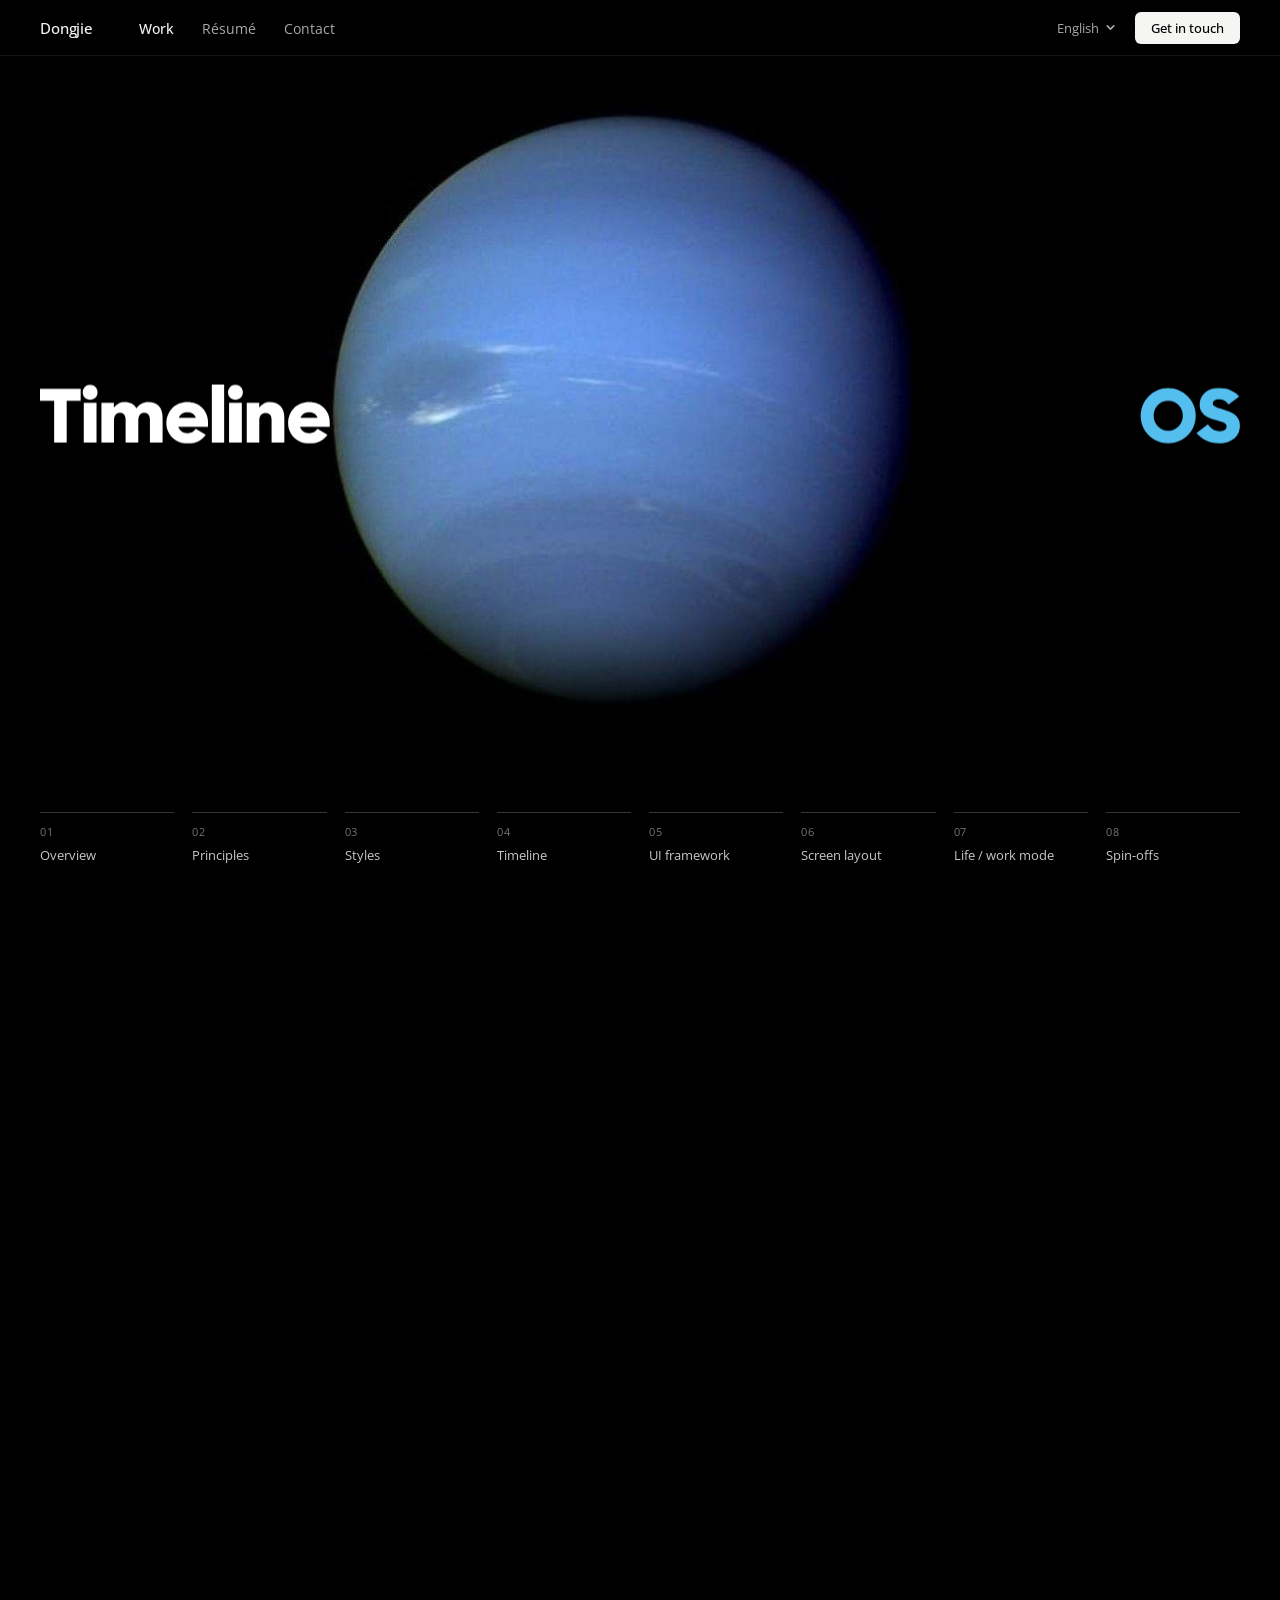
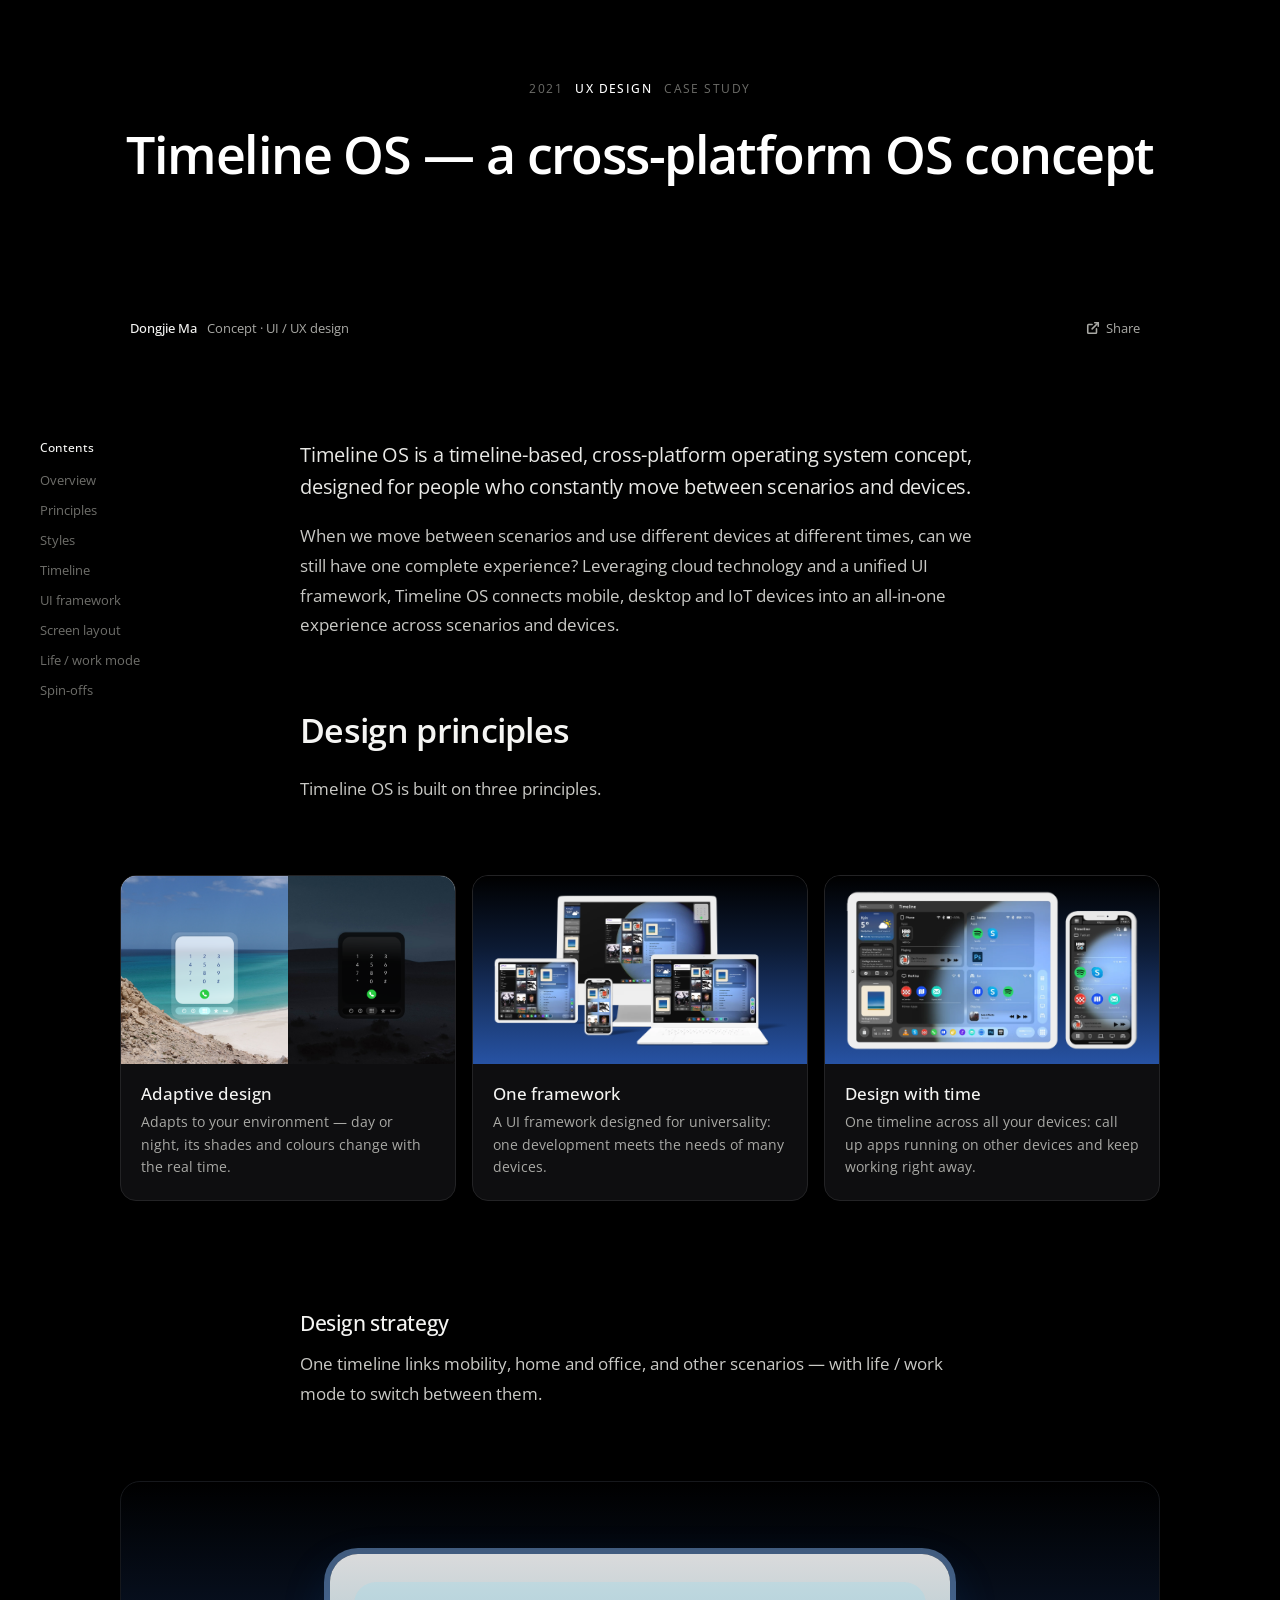
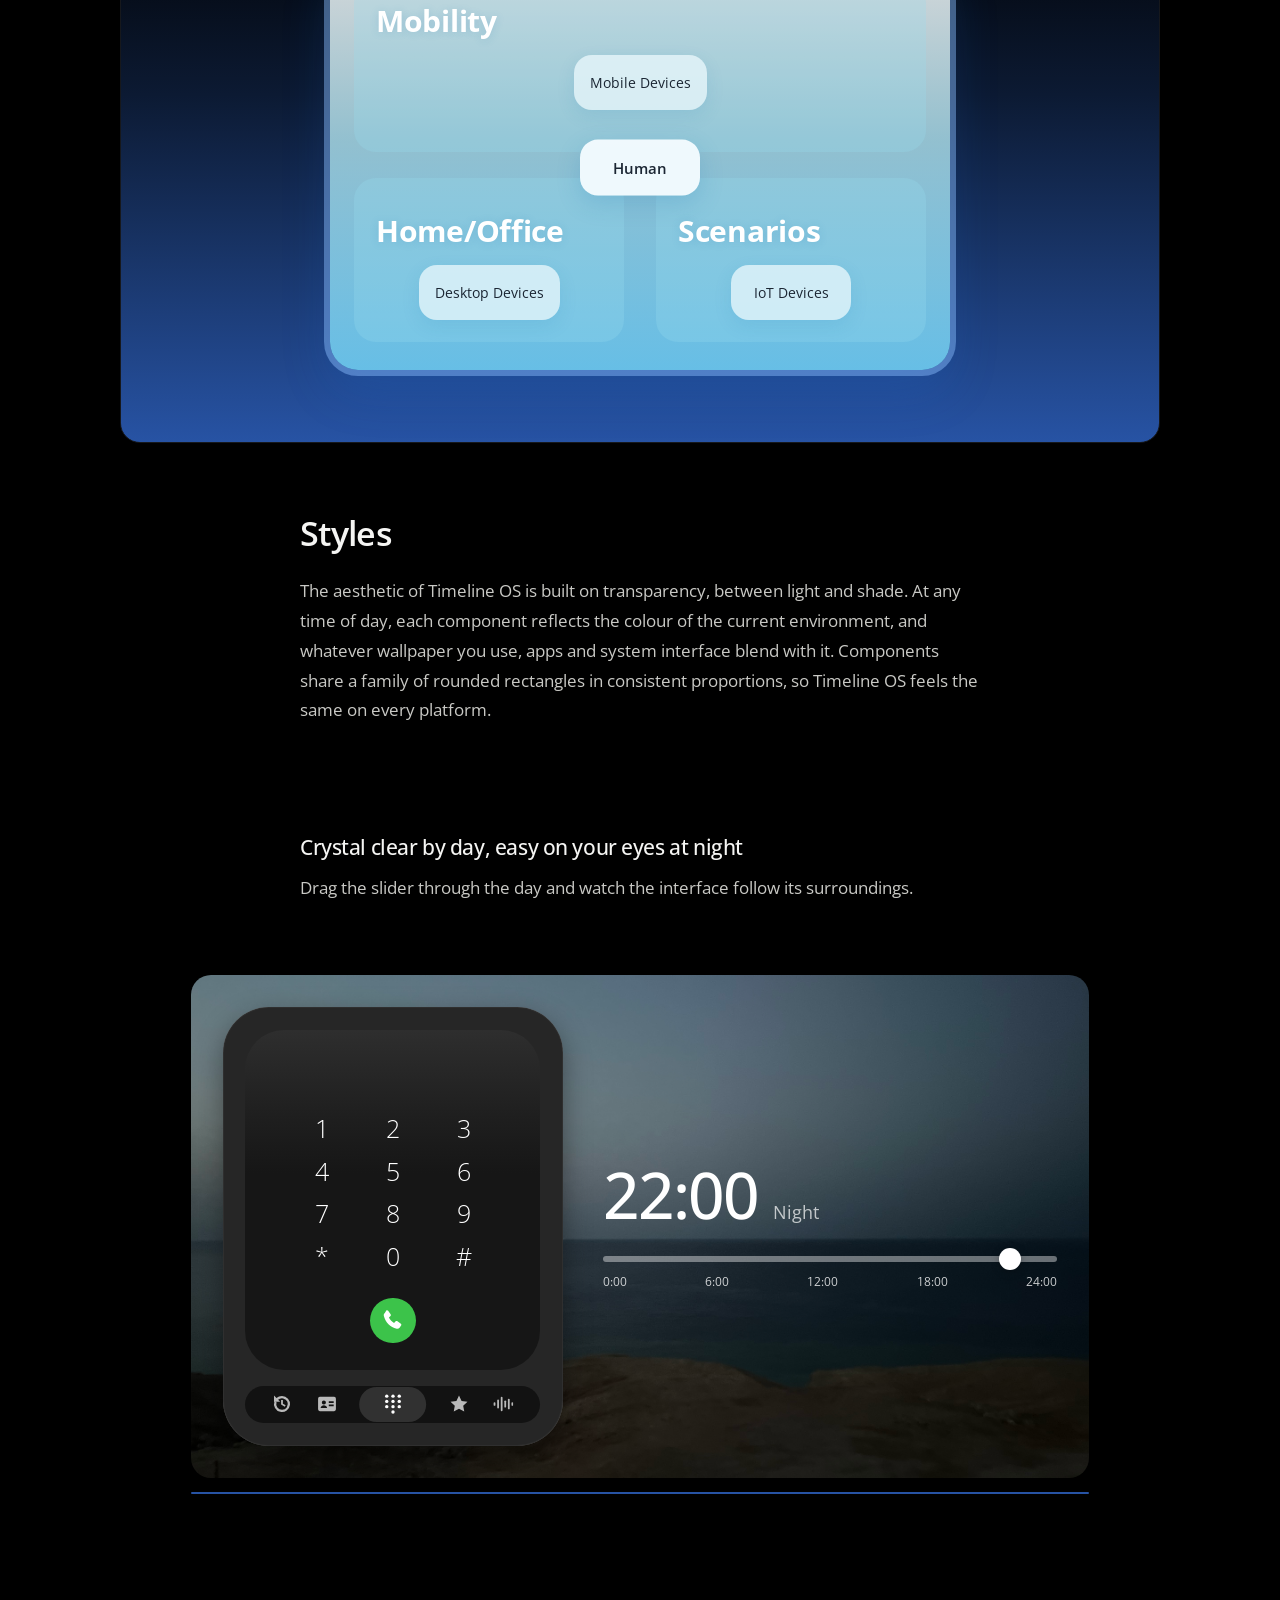
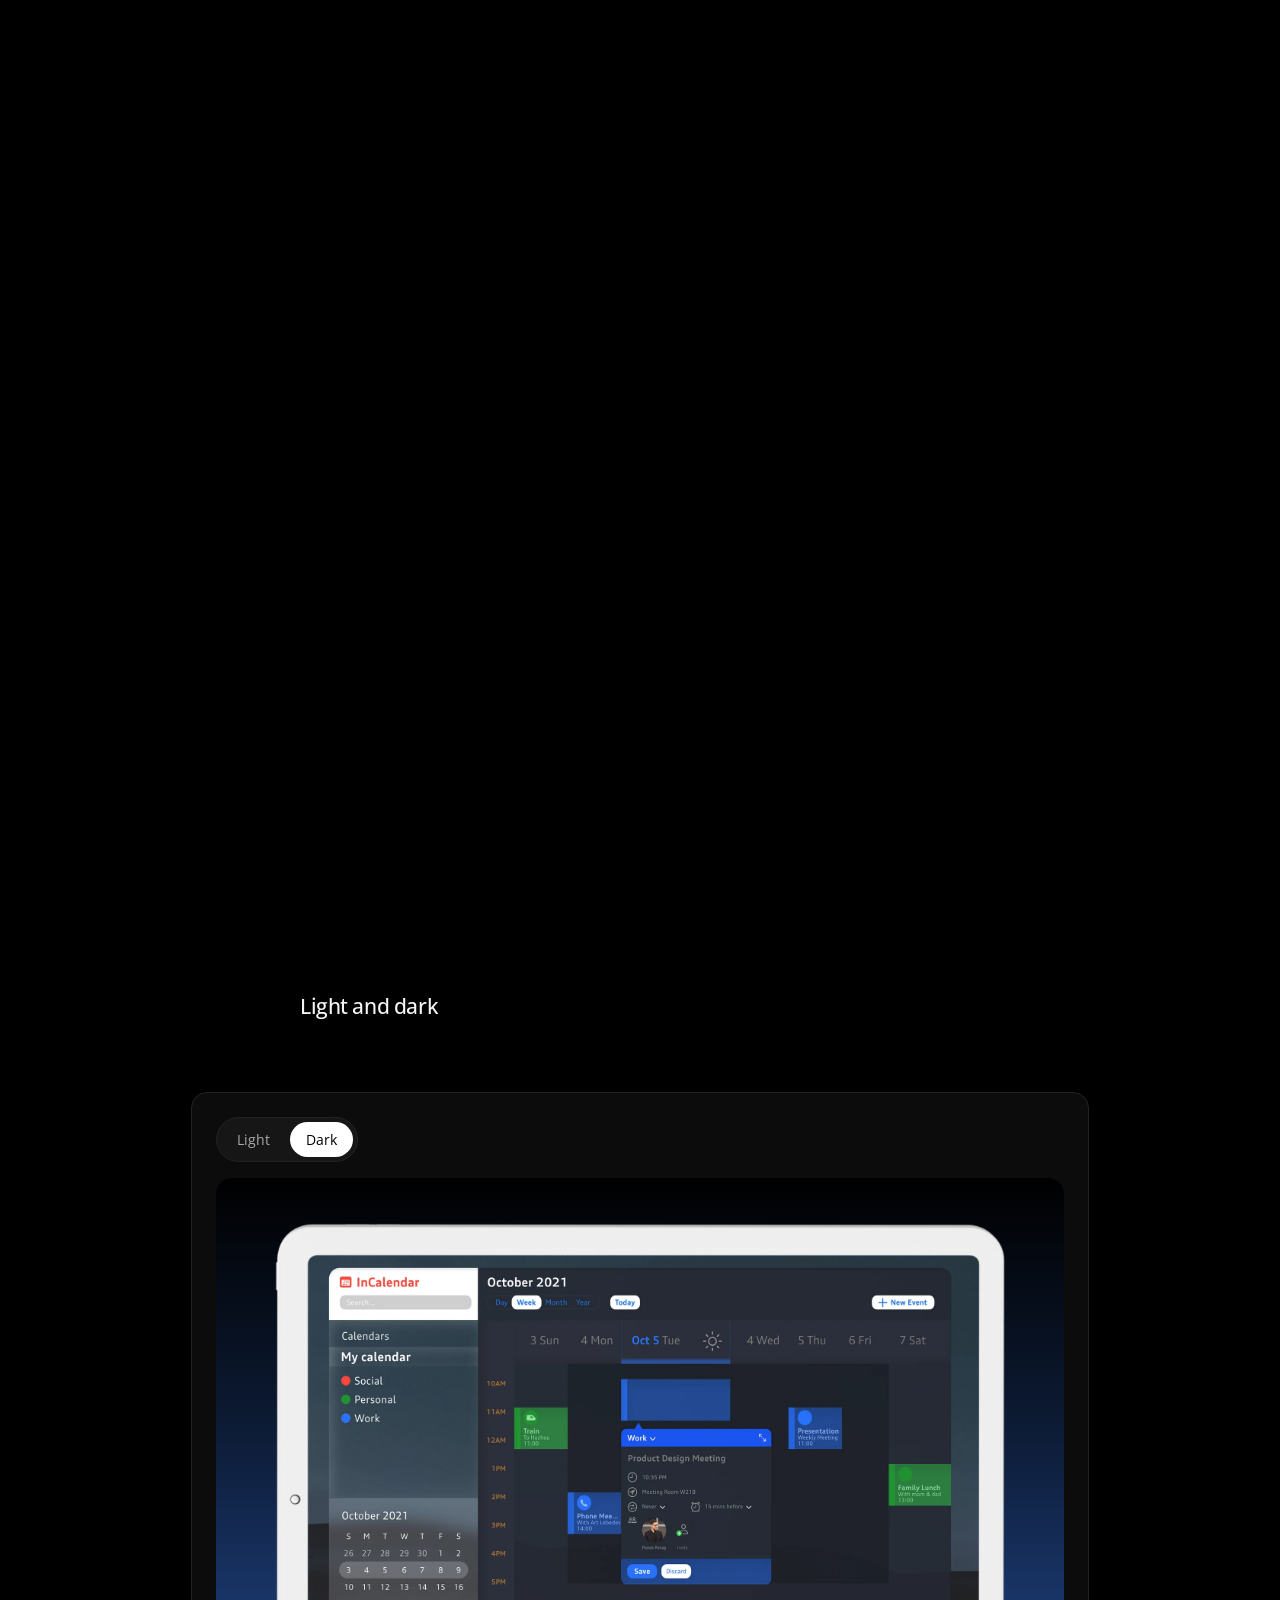
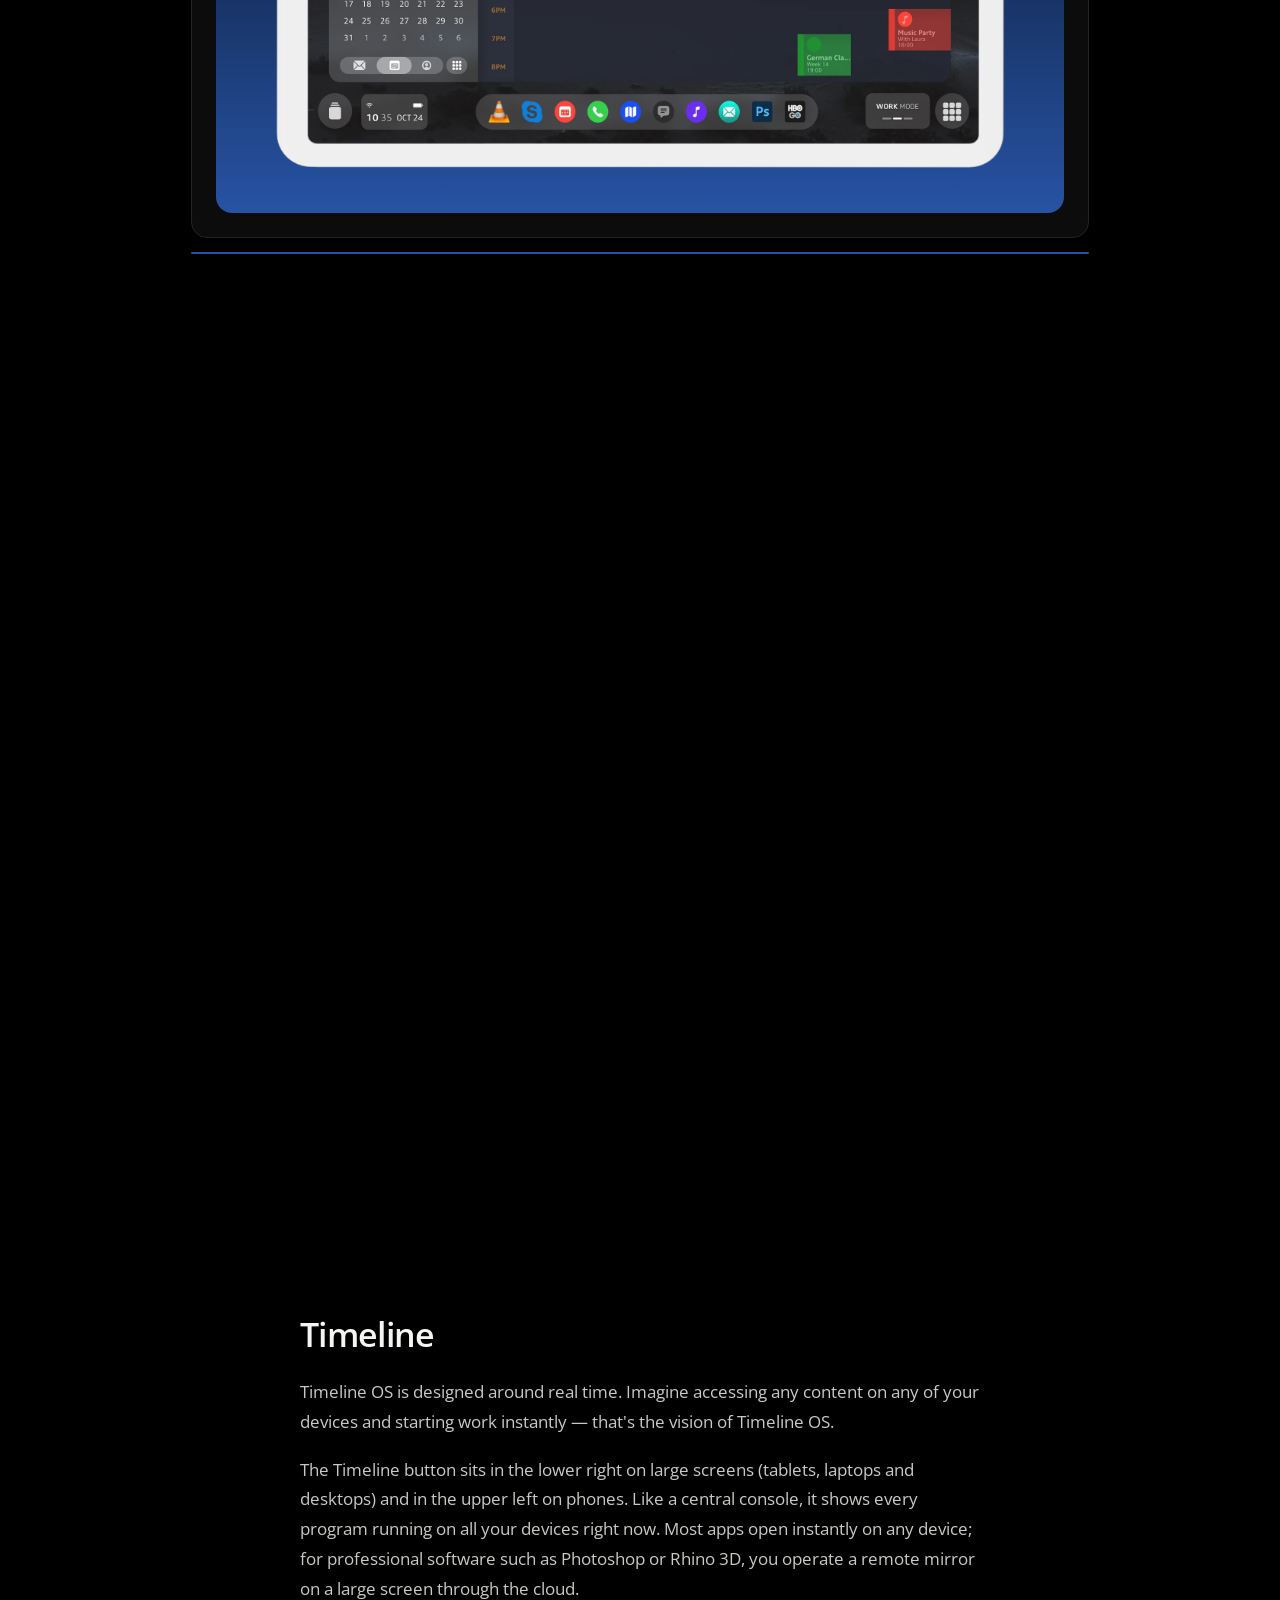
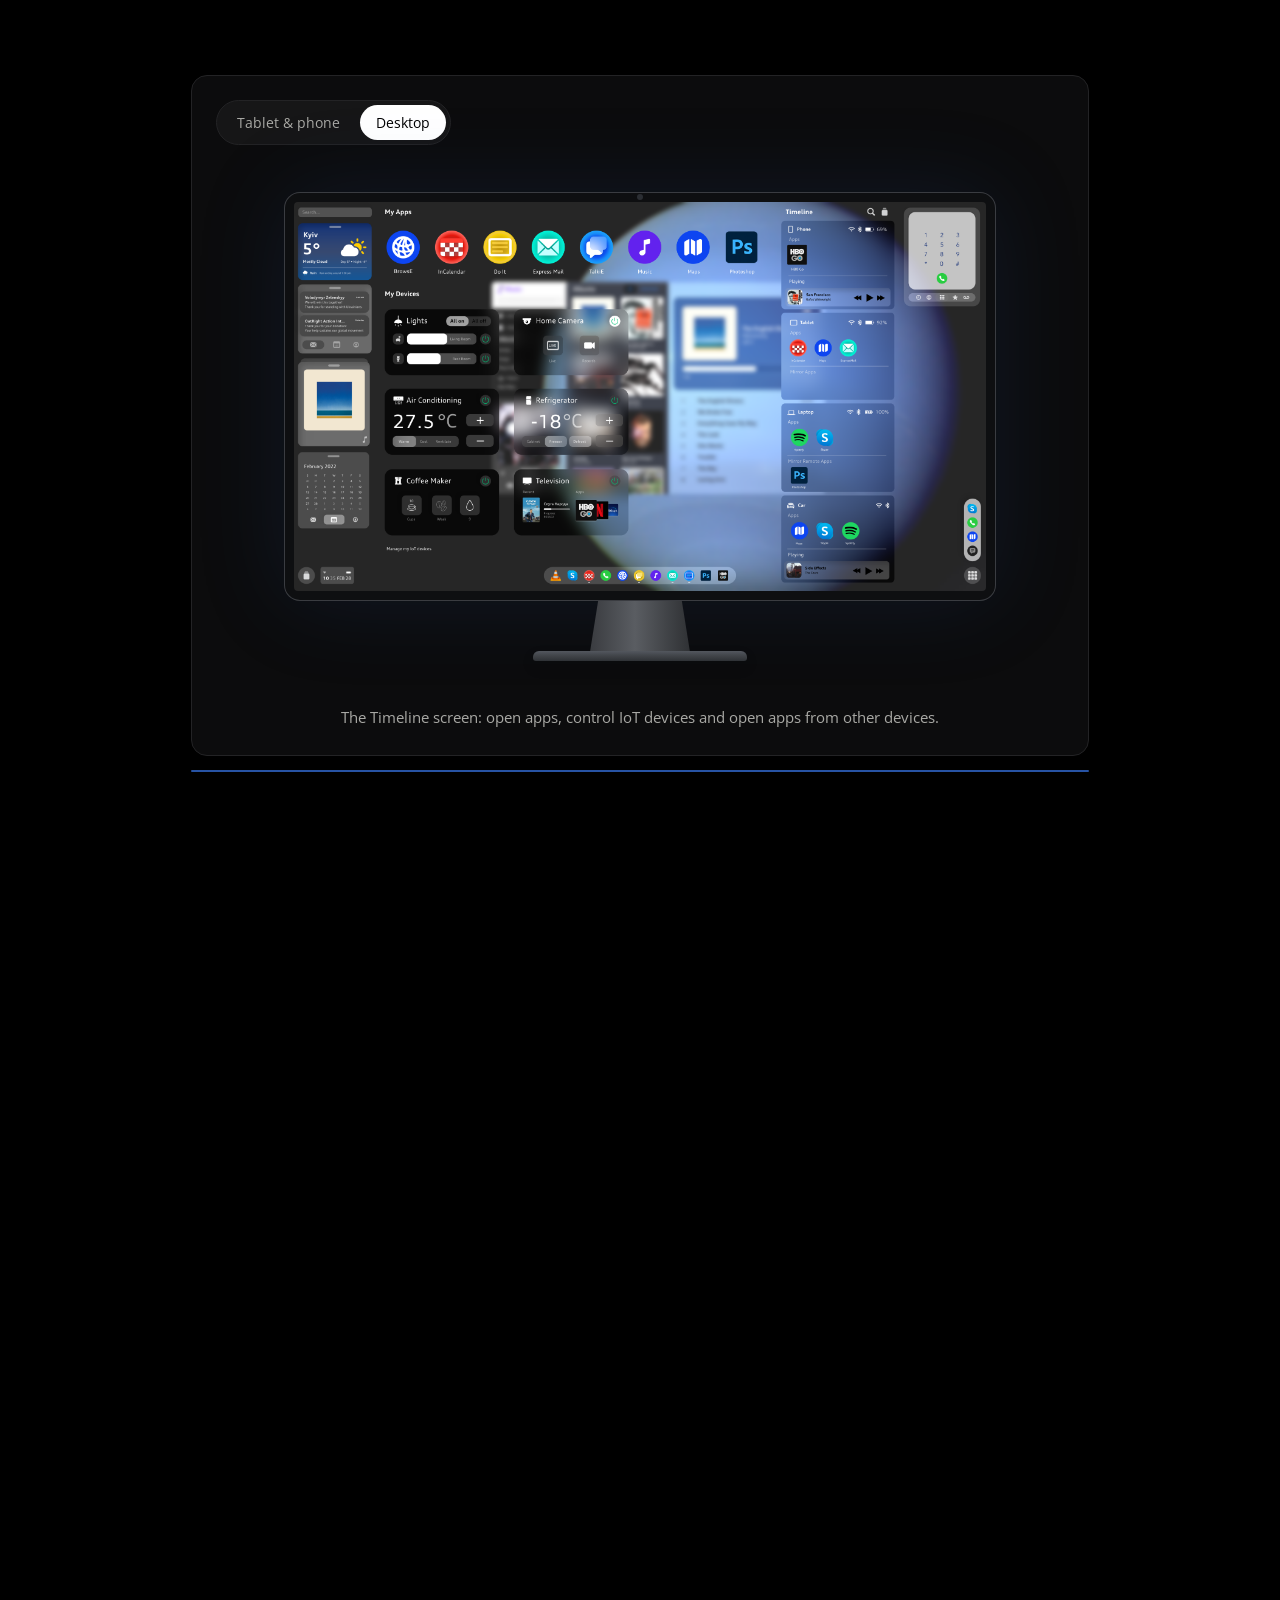
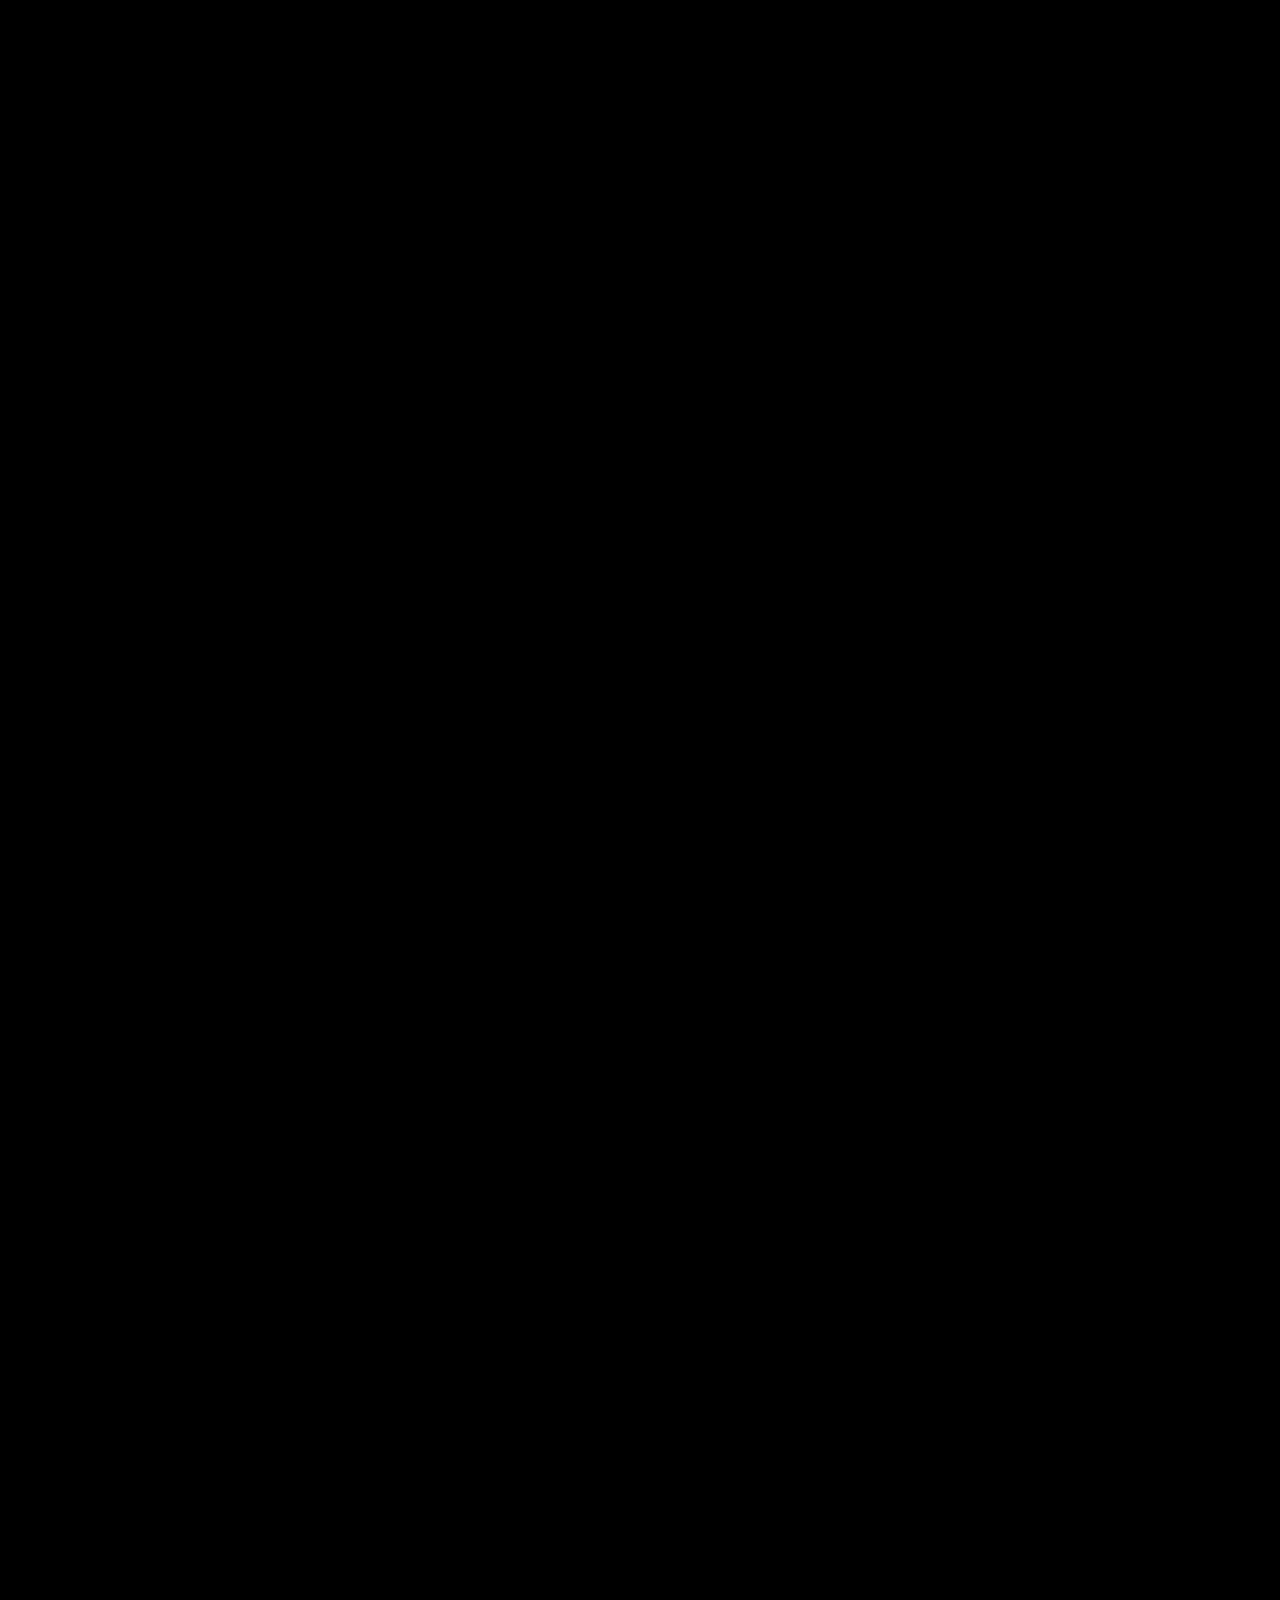
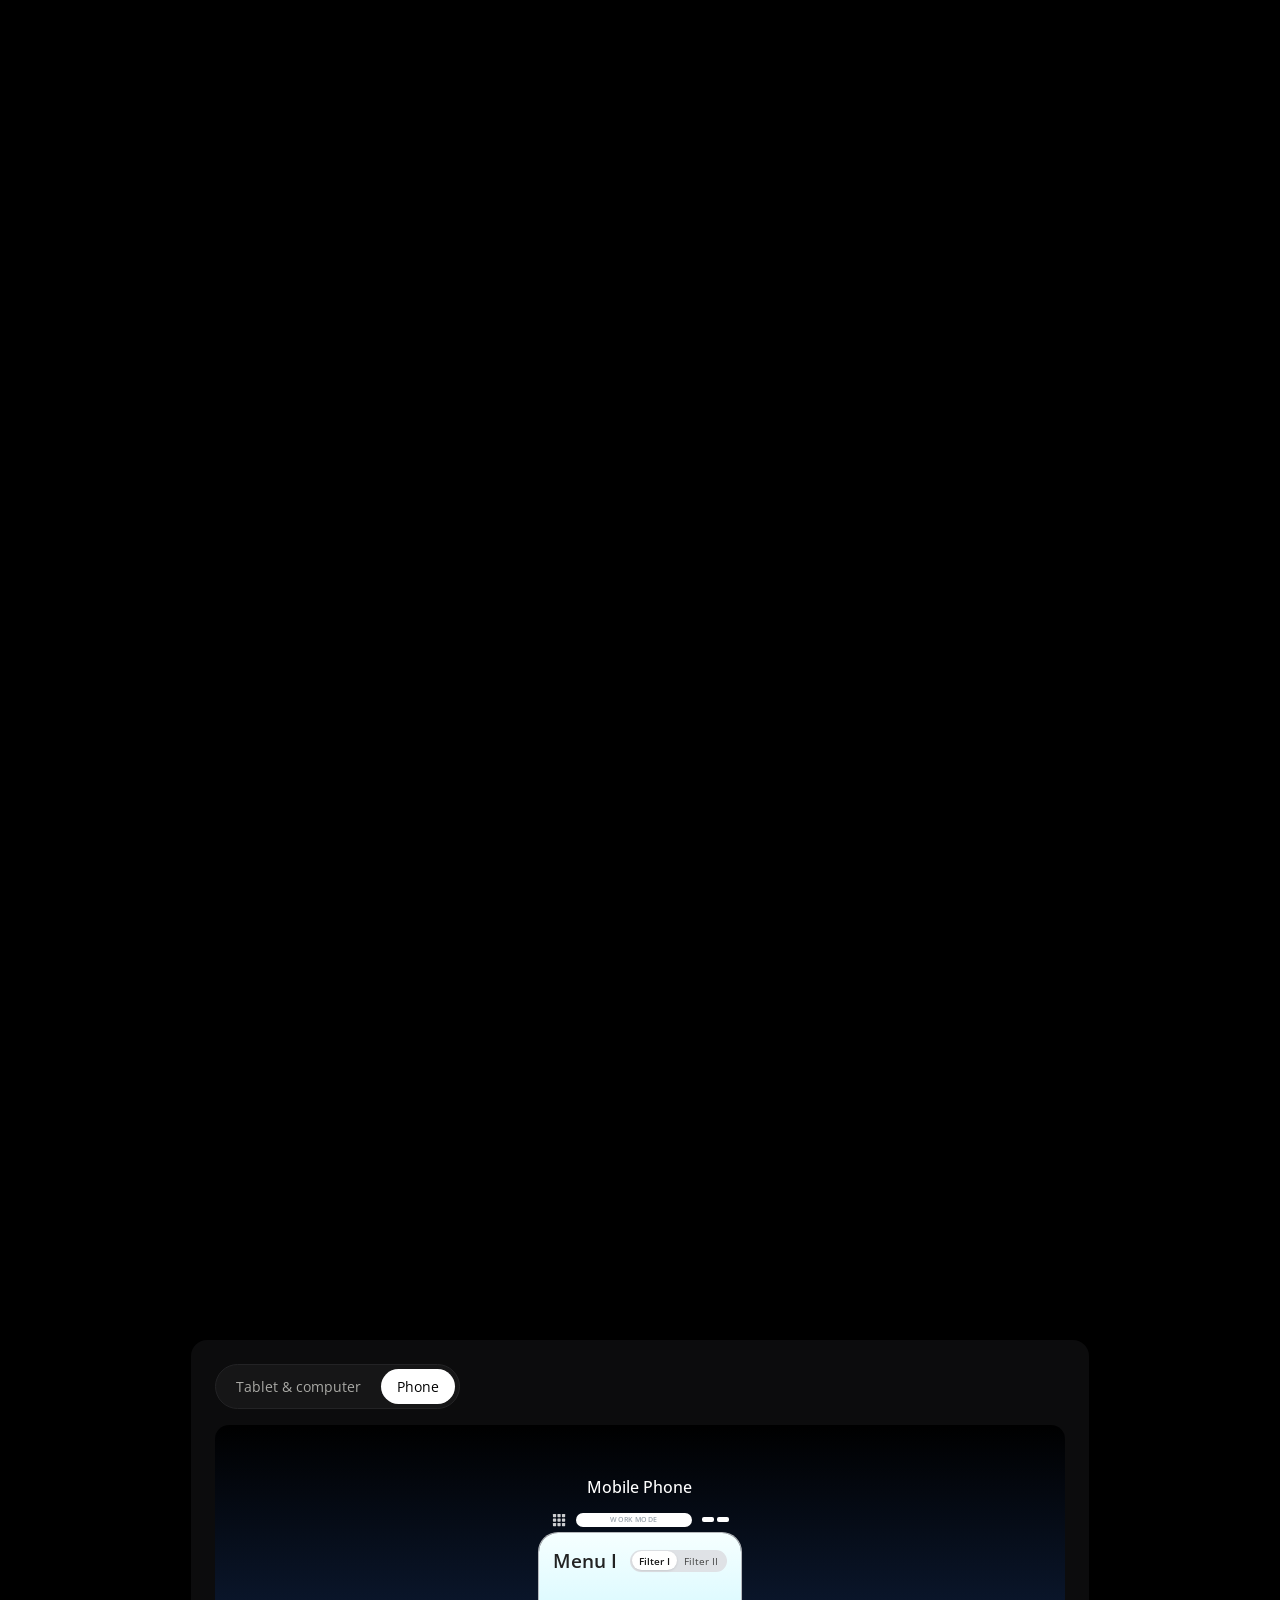
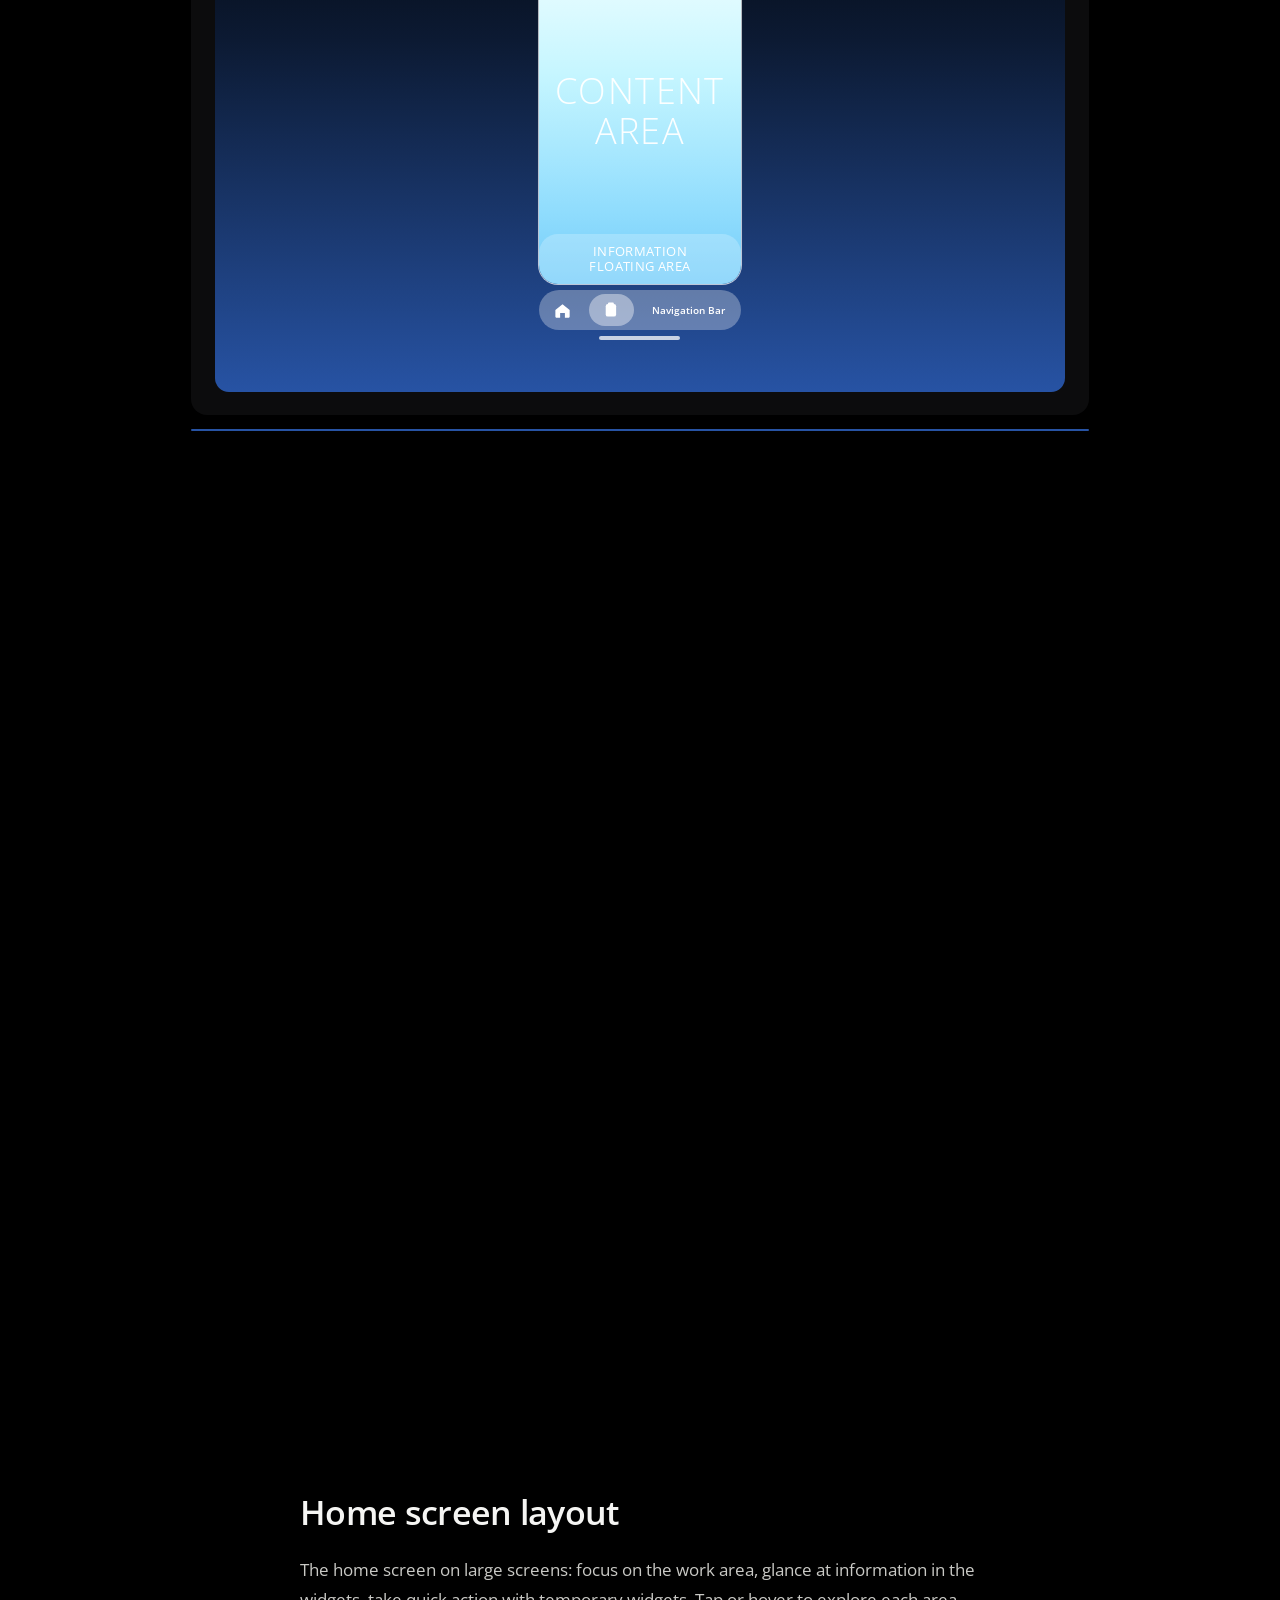
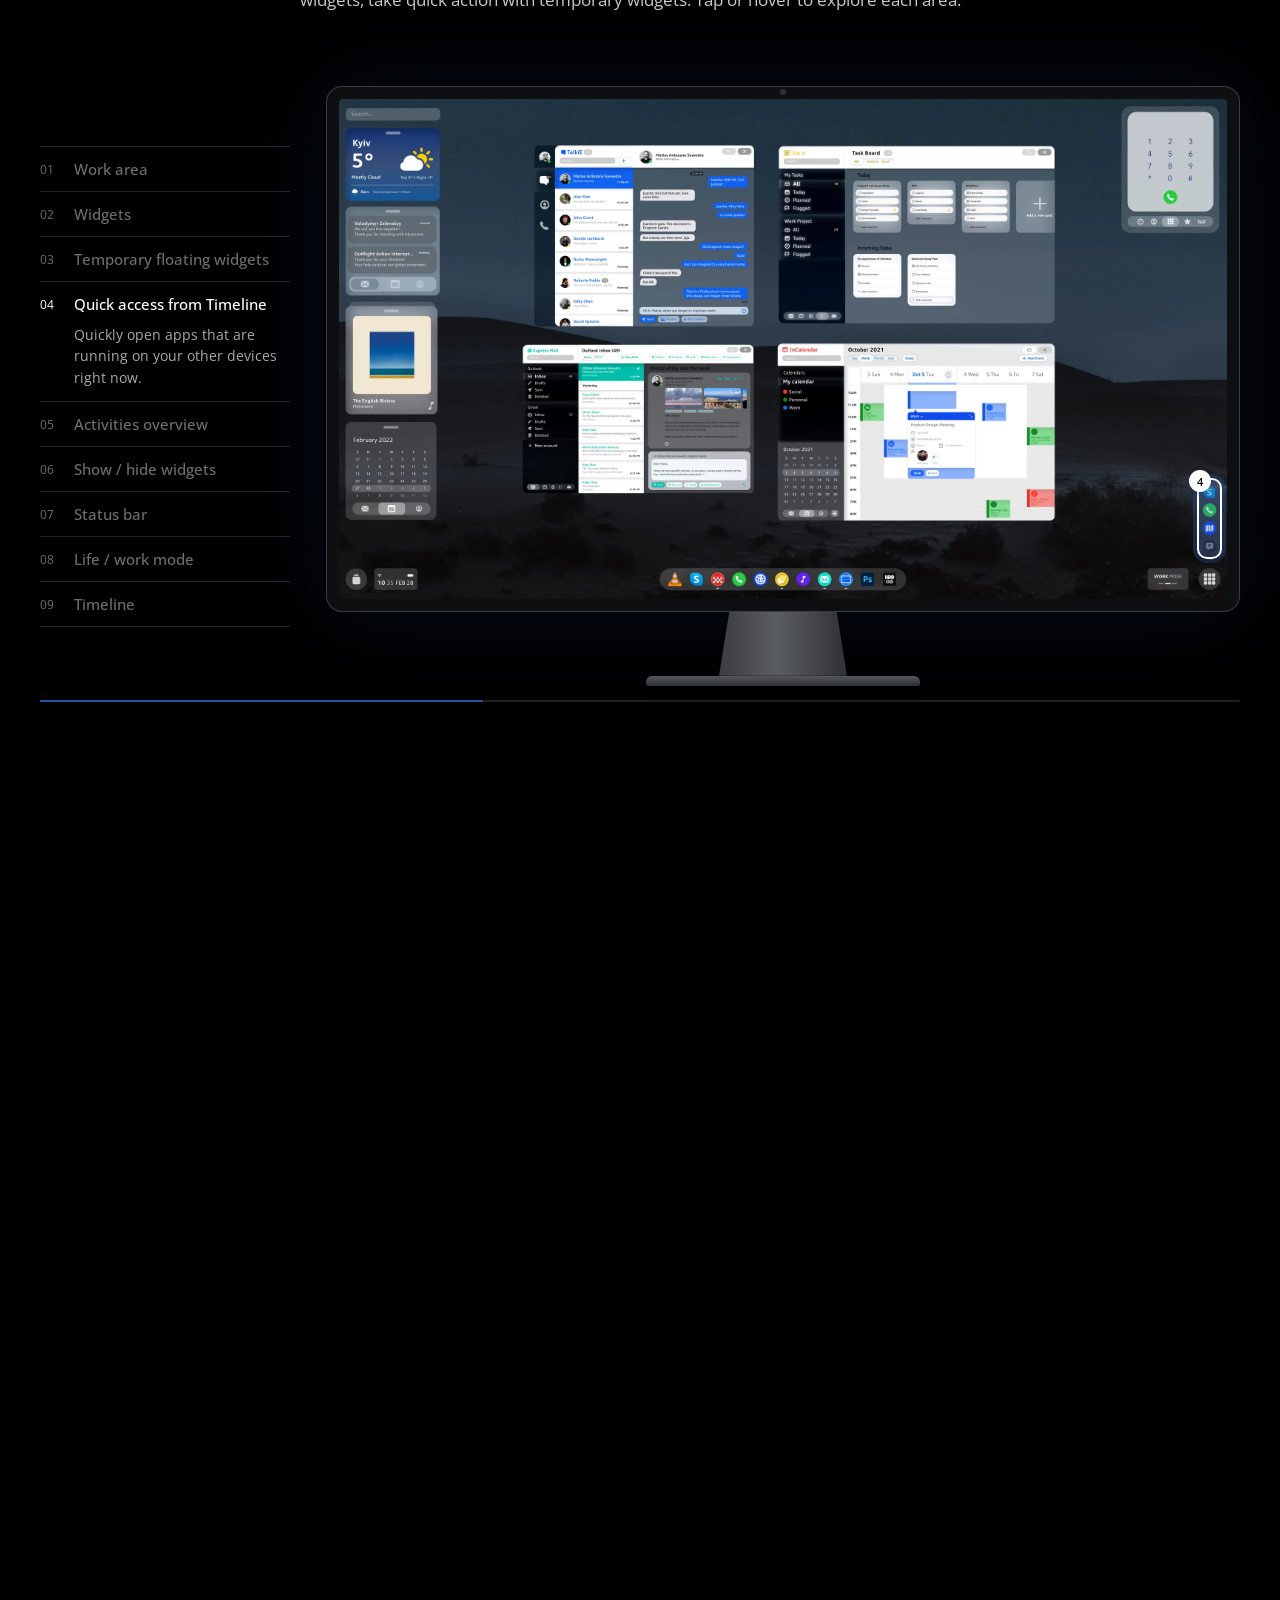
<file: project-timelineos.html>
<!DOCTYPE html>
<html lang="zh-CN">
<head>
  <meta charset="UTF-8" />
  <meta name="viewport" content="width=device-width, initial-scale=1.0" />
  <title>Timeline OS — Dongjie Ma</title>
  <link rel="preconnect" href="https://fonts.googleapis.com" />
  <link rel="preconnect" href="https://fonts.gstatic.com" crossorigin />
  <link href="https://fonts.googleapis.com/css2?family=Open+Sans:ital,wght@0,300..800;1,300..800&family=Instrument+Serif:ital@0;1&family=Noto+Sans+Arabic:wght@300;400;500;600&display=swap" rel="stylesheet" />
  <link rel="icon" type="image/svg+xml" href="favicon.svg">
  <link rel="stylesheet" href="style.css" />
  <style>
    /* ══════════ HEADER ══════════ */
    .p-header {
      max-width: 900px; margin: 0 auto;
      padding: 72px var(--page-px) 40px;
      text-align: center;
    }
    .p-meta { display: flex; justify-content: center; gap: 12px; font-size: 13px; color: var(--text-faint); margin-bottom: 20px; }
    .p-meta .p-meta-cat { color: var(--text); font-weight: 500; }
    .p-title {
      font-size: 48px; font-weight: 500; line-height: 1.15;
      letter-spacing: -.025em; color: var(--text);
    }

    /* ══════════ HERO ══════════ */
    .p-hero {
      max-width: 1100px; margin: 0 auto;
      padding: 0 var(--page-px);
    }
    .p-hero-media {
      aspect-ratio: 16 / 9;
      border-radius: 14px; overflow: hidden;
      background: #D7EDF8;
      display: flex; align-items: center; justify-content: center;
    }
    .p-hero-media img { height: 72%; object-fit: contain; }

    .p-byline {
      max-width: 1100px; margin: 0 auto;
      padding: 20px var(--page-px) 0;
      display: flex; justify-content: space-between; align-items: center;
      font-size: 13px; color: var(--text-muted);
    }
    .p-byline strong { color: var(--text); font-weight: 500; margin-right: 10px; }
    .p-share {
      display: inline-flex; align-items: center; gap: 6px;
      background: none; border: none; cursor: pointer;
      font-family: 'Open Sans', sans-serif; font-size: 13px; color: var(--text-muted);
      padding: 6px 10px; border-radius: 6px; transition: background .15s, color .15s;
    }
    .p-share:hover { background: var(--gray-100); color: var(--text); }
    .p-share svg { width: 14px; height: 14px; stroke: currentColor; fill: none; stroke-width: 1.8; stroke-linecap: round; stroke-linejoin: round; }

    /* ══════════ BODY LAYOUT ══════════ */
    .p-body {
      max-width: 1400px; margin: 0 auto;
      padding: 72px var(--page-px) 0;
      display: grid;
      grid-template-columns: 220px minmax(0, 680px) 220px;
      justify-content: space-between;
      column-gap: 40px;
    }

    /* 左侧目录 */
    .p-toc { position: sticky; top: 88px; align-self: start; }
    .p-toc-label { font-size: 12px; font-weight: 500; color: var(--text); margin-bottom: 12px; }
    .p-toc ol { list-style: none; display: flex; flex-direction: column; gap: 8px; }
    .p-toc a { font-size: 13px; color: var(--text-faint); line-height: 1.4; transition: color .15s; }
    .p-toc a:hover { color: var(--text-muted); }
    .p-toc a.active { color: var(--text); }

    /* 正文 */
    .p-content { min-width: 0; grid-column: 2; }
    .p-content > section { scroll-margin-top: 88px; margin-bottom: 72px; }

    .p-content h2 {
      font-size: 26px; font-weight: 500; letter-spacing: -.015em;
      line-height: 1.3; color: var(--text); margin-bottom: 20px;
    }
    .p-content h3 {
      font-size: 18px; font-weight: 500; color: var(--text);
      margin: 36px 0 12px;
    }
    .p-content p {
      font-size: 17px; line-height: 1.75; color: var(--text);
      margin-bottom: 18px;
    }
    .p-content ul { margin: 0 0 18px 20px; }
    .p-content li { font-size: 17px; line-height: 1.75; margin-bottom: 6px; }

    .p-lead { font-size: 20px !important; line-height: 1.6 !important; }

    /* 占位文本：之后替换成真实内容 */
    .todo {
      background: #FFF6D6; border-radius: 4px; padding: 0 4px;
      color: #7A5B00;
    }

    /* ══════════ 加宽块（跳出正文栏） ══════════ */
    .p-wide {
      grid-column: 1 / -1;
      width: 100%; max-width: 1100px;
      margin: 0 auto 72px;
    }
    .p-wide-caption { font-size: 13px; color: var(--text-faint); margin-top: 12px; text-align: center; }

    /* 视频 */
    .p-video {
      aspect-ratio: 16 / 9; border-radius: 14px; overflow: hidden;
      background: #000;
    }
    .p-video iframe { width: 100%; height: 100%; border: 0; display: block; }

    /* 图片占位 */
    .p-media {
      aspect-ratio: 16 / 9; border-radius: 14px; overflow: hidden;
      background: var(--gray-100);
      display: flex; align-items: center; justify-content: center;
      color: var(--gray-400); font-size: 13px;
    }
    .p-media.tall { aspect-ratio: 4 / 3; }
    .p-media img { width: 100%; height: 100%; object-fit: cover; }

    /* 左右对比 */
    .p-compare { display: grid; grid-template-columns: 1fr 1fr; gap: 16px; }
    .p-compare-label { font-size: 12px; font-weight: 500; color: var(--text); margin-bottom: 10px; }

    /* 三个功能卡 */
    .p-features { display: grid; grid-template-columns: repeat(3, 1fr); gap: 16px; }
    .p-feature-media {
      aspect-ratio: 1 / 1; border-radius: 12px; overflow: hidden;
      background: #EAF4FB; margin-bottom: 14px;
      display: flex; align-items: center; justify-content: center;
      color: var(--gray-400); font-size: 13px;
    }
    .p-feature-title { font-size: 16px; font-weight: 500; margin-bottom: 6px; }
    .p-feature-text { font-size: 14px; line-height: 1.6; color: var(--text-muted); }

    /* 数据块 */
    .p-stats {
      display: grid; grid-template-columns: repeat(3, 1fr);
      border-top: 1px solid var(--border); border-bottom: 1px solid var(--border);
    }
    .p-stat { padding: 32px 24px; }
    .p-stat + .p-stat { border-left: 1px solid var(--border); }
    .p-stat-num { font-size: 40px; font-weight: 500; letter-spacing: -.02em; margin-bottom: 6px; }
    .p-stat-label { font-size: 14px; color: var(--text-muted); line-height: 1.5; }

    /* 引用 */
    .p-quote {
      font-family: 'Open Sans', sans-serif;
      font-size: 30px; line-height: 1.35; letter-spacing: -.01em;
      color: var(--text); padding: 8px 0 8px 24px;
      border-left: 2px solid var(--text); margin: 32px 0;
    }

    /* 项目信息表 */
    .p-facts {
      display: grid; grid-template-columns: repeat(2, 1fr);
      gap: 20px 32px; padding: 28px 0;
      border-top: 1px solid var(--border); border-bottom: 1px solid var(--border);
      margin: 8px 0 40px;
    }
    .p-fact-label { font-size: 12px; color: var(--text-faint); margin-bottom: 4px; }
    .p-fact-value { font-size: 15px; color: var(--text); line-height: 1.5; }

    /* ══════════ RELATED ══════════ */
    .p-related {
      max-width: 1600px; margin: 48px auto 0;
      padding: 64px var(--page-px) 96px;
      border-top: 1px solid var(--border);
    }
    .p-related-head { display: flex; justify-content: space-between; align-items: center; margin-bottom: 24px; }
    .p-related-title { font-size: 24px; font-weight: 500; letter-spacing: -.01em; }
    .p-related-more { font-size: 14px; color: var(--text-muted); }
    .p-related-more:hover { color: var(--text); }
    .p-related-grid { display: grid; grid-template-columns: repeat(3, minmax(0, 1fr)); gap: 16px; }
    .r-card:hover .r-thumb { opacity: .88; }
    .r-thumb {
      aspect-ratio: 4 / 3; border-radius: 10px; overflow: hidden;
      display: flex; align-items: center; justify-content: center;
      margin-bottom: 14px; transition: opacity .2s; position: relative;
    }
    .r-title { font-size: 16px; font-weight: 500; margin-bottom: 6px; line-height: 1.4; }
    .r-meta { font-size: 13px; color: var(--text-faint); }

    /* ══════════ TABLET ══════════ */
    @media (max-width: 1199px) {
      .p-body { grid-template-columns: 200px minmax(0, 1fr); }
      .p-content { grid-column: 2; }
    }

    /* ══════════ MOBILE ══════════ */
    @media (max-width: 767px) {
      .p-header { padding: 48px var(--page-px) 28px; }
      .p-title { font-size: 32px; }
      .p-body { grid-template-columns: 1fr; padding-top: 40px; }
      .p-toc { display: none; }
      .p-content { grid-column: 1; }
      .p-content p, .p-content li { font-size: 16px; }
      .p-lead { font-size: 18px !important; }
      .p-compare, .p-features, .p-related-grid { grid-template-columns: 1fr; }
      .p-stats { grid-template-columns: 1fr; }
      .p-stat + .p-stat { border-left: none; border-top: 1px solid var(--border); }
      .p-facts { grid-template-columns: 1fr; }
      .p-quote { font-size: 24px; }
      .p-related { padding-bottom: 140px; }
    }

    /* ══════════ 用户画像 ══════════ */
    .p-personas { display: grid; grid-template-columns: 1fr 1fr; gap: 16px; }
    .p-persona-img {
      aspect-ratio: 16 / 9; border-radius: 12px; overflow: hidden;
      background: var(--gray-100) center / cover no-repeat;
      margin-bottom: 14px;
    }
    .p-persona-name { font-size: 18px; font-weight: 500; margin-bottom: 4px; }
    .p-persona-meta { font-size: 13px; color: var(--text-faint); margin-bottom: 8px; }
    .p-persona-text { font-size: 15px; line-height: 1.6; color: var(--text-muted); }

    /* ══════════ 洞察列表 ══════════ */
    .p-insights { list-style: none !important; margin: 24px 0 0 !important; border-top: 1px solid var(--border); }
    .p-insights li {
      display: grid; grid-template-columns: 40px 1fr;
      padding: 16px 0; border-bottom: 1px solid var(--border); margin: 0 !important;
    }
    .p-insights li span:first-child { color: var(--text-faint); font-size: 14px; padding-top: 3px; }

    /* ══════════ 图片块（导出图片后自动显示，缺图时显示灰底） ══════════ */
    .p-img {
      aspect-ratio: 16 / 9; border-radius: 14px; overflow: hidden;
      background: var(--gray-100) center / cover no-repeat;
    }
    .p-img.contain { background-size: contain; background-color: #F4F9FD; }
    .p-img.phone { aspect-ratio: 390 / 844; background-size: cover; }
    .p-stack { display: flex; flex-direction: column; gap: 40px; }

    /* ══════════ 配色 ══════════ */
    .p-swatches { display: grid; grid-template-columns: repeat(3, 1fr); gap: 12px; margin: 20px 0 28px; }
    .p-swatches.six { grid-template-columns: repeat(6, 1fr); }
    .p-swatch-chip { aspect-ratio: 1 / 1; border-radius: 10px; border: 1px solid var(--border); margin-bottom: 8px; }
    .p-swatches.six .p-swatch-chip { aspect-ratio: 1 / 1.2; }
    .p-swatch-name { font-size: 13px; font-weight: 500; }
    .p-swatch-hex { font-size: 12px; color: var(--text-faint); font-family: ui-monospace, monospace; }

    /* ══════════ 字体展示 ══════════ */
    .p-type {
      border: 1px solid var(--border); border-radius: 12px;
      padding: 28px; margin: 20px 0 8px;
      display: flex; justify-content: space-between; align-items: flex-end; gap: 24px;
    }
    .p-type-sample { font-size: 56px; line-height: 1; letter-spacing: -.02em; }
    .p-type-weights { font-size: 14px; color: var(--text-muted); text-align: right; line-height: 1.8; }

    /* ══════════ 迭代对比 ══════════ */
    .p-compare.phones { max-width: 760px; margin: 0 auto; gap: 40px; }

    @media (max-width: 767px) {
      .p-personas { grid-template-columns: 1fr; }
      .p-swatches.six { grid-template-columns: repeat(3, 1fr); }
      .p-type { flex-direction: column; align-items: flex-start; }
      .p-type-weights { text-align: left; }
      .p-compare.phones { grid-template-columns: 1fr 1fr; gap: 12px; }
    }

    /* ══════════ 功能卡片（与站内卡片同一风格） ══════════ */
    .fc-head { margin-bottom: 28px; }
    .fc-title { font-size: 24px; font-weight: 500; letter-spacing: -.01em; margin-bottom: 8px; }
    .fc-desc { font-size: 16px; line-height: 1.6; color: var(--text-muted); }
    .fc-grid { display: grid; grid-template-columns: repeat(3, minmax(0, 1fr)); gap: 16px; }
    .fc-card {
      display: block; text-align: left; background: none; border: none; padding: 0;
      font-family: 'Open Sans', sans-serif; color: var(--text); cursor: pointer;
    }
    .fc-thumb {
      aspect-ratio: 4 / 3; border-radius: 10px;
      background: var(--gray-100) center / cover no-repeat;
      margin-bottom: 16px; transition: opacity .2s;
    }
    .fc-card:hover .fc-thumb { opacity: .88; }

    /* 图框内：左上角图标 + 从右侧滑入的产品图 */
    .fc-thumb { position: relative; overflow: hidden; }
    .fc-icon {
      position: absolute; top: 16px; left: 16px; z-index: 2;
      width: 56px; height: 56px; border-radius: 14px;
      background: var(--white); border: 1px solid var(--border);
      display: flex; align-items: center; justify-content: center; overflow: hidden;
    }
    .fc-icon img { width: 100%; height: 100%; object-fit: cover; }
    .fc-product {
      position: absolute; right: 0; bottom: 0;
      height: 88%; width: auto; max-width: none;
      transform: translateX(100%);          /* 初始藏在图框右边外面 */
      will-change: transform;
    }
    @media (prefers-reduced-motion: reduce) {
      .fc-product { transform: none !important; }
    }
    .fc-name { font-size: 18px; font-weight: 500; margin-bottom: 6px; }
    .fc-meta { display: flex; gap: 10px; font-size: 13px; color: var(--text-faint); margin-bottom: 10px; }
    .fc-meta span:first-child { color: var(--text); font-weight: 500; }
    .fc-text { font-size: 14px; line-height: 1.6; color: var(--text-muted); margin-bottom: 14px; }
    .fc-link { font-size: 14px; color: var(--text); border-bottom: 1px solid var(--text); padding-bottom: 1px; }
    .fc-card:hover .fc-link { color: var(--text-muted); border-color: var(--text-muted); }

        /* ══════════ 功能流程弹窗 ══════════ */
    .fm-backdrop {
      position: fixed; inset: 0; z-index: 300;
      background: rgba(13,13,13,.28);
      backdrop-filter: blur(6px); -webkit-backdrop-filter: blur(6px);
      display: flex; align-items: center; justify-content: center; padding: 24px;
      opacity: 0; pointer-events: none; transition: opacity .2s;
    }
    .fm-backdrop.open { opacity: 1; pointer-events: auto; }
    .fm-card {
      width: min(1160px, 100%); max-height: calc(100vh - 48px); overflow-y: auto;
      background: var(--white); border: 1px solid var(--border); border-radius: 16px;
      box-shadow: 0 24px 64px rgba(0,0,0,.12);
      transform: translateY(12px); transition: transform .25s;
    }
    .fm-backdrop.open .fm-card { transform: none; }

    .fm-top {
      display: flex; justify-content: space-between; align-items: center;
      padding: 16px 20px 16px 28px; border-bottom: 1px solid var(--border);
      position: sticky; top: 0; background: var(--white); z-index: 1;
    }
    .fm-tabs { display: flex; gap: 22px; flex-wrap: wrap; }
    .fm-tab {
      font-family: 'Open Sans', sans-serif; font-size: 15px; color: var(--text-faint);
      background: none; border: none; padding: 4px 0; cursor: pointer; transition: color .15s;
    }
    .fm-tab:hover { color: var(--text-muted); }
    .fm-tab.active { color: var(--text); font-weight: 500; }
    .fm-close, .fm-ctrl {
      width: 36px; height: 36px; border-radius: 50%; flex-shrink: 0;
      border: 1px solid var(--border); background: var(--white); cursor: pointer;
      display: flex; align-items: center; justify-content: center; transition: border-color .15s, opacity .15s;
    }
    .fm-close:hover, .fm-ctrl:hover { border-color: var(--text); }
    .fm-ctrl:disabled { opacity: .35; cursor: default; border-color: var(--border); }
    .fm-close svg, .fm-ctrl svg { width: 14px; height: 14px; fill: none; stroke: var(--text); stroke-width: 1.8; stroke-linecap: round; stroke-linejoin: round; }

    .fm-main { display: grid; grid-template-columns: minmax(0, 380px) minmax(0, 1fr); gap: 40px; padding: 32px 28px 28px; }
    .fm-title { font-size: 28px; font-weight: 500; letter-spacing: -.02em; margin-bottom: 12px; }
    .fm-scenario { font-size: 15px; line-height: 1.6; color: var(--text-muted); }
    .fm-head { display: flex; align-items: flex-start; gap: 16px; margin-bottom: 24px; }
    .fm-head-text { min-width: 0; }
    .fm-icon {
      width: 56px; height: 56px; flex-shrink: 0; border-radius: 14px; overflow: hidden;
      background: var(--white); border: 1px solid var(--border);
    }
    .fm-icon img { width: 100%; height: 100%; object-fit: cover; display: block; }
    .fm-icon img[hidden], .fm-icon[hidden] { display: none; }
    .fm-label {
      display: inline-block; font-size: 11px; font-weight: 500; letter-spacing: .06em; text-transform: uppercase;
      color: var(--text); border: 1px solid var(--border); border-radius: 20px; padding: 2px 9px; margin-right: 8px;
    }

    .fm-steps { list-style: none; border-top: 1px solid var(--border); }
    .fm-step {
      position: relative; display: grid; grid-template-columns: 28px 1fr; gap: 10px;
      width: 100%; text-align: left; background: none; border: none; cursor: pointer;
      font-family: 'Open Sans', sans-serif; font-size: 15px; line-height: 1.5; color: var(--text-faint);
      padding: 14px 0; border-bottom: 1px solid var(--border); transition: color .2s;
    }
    .fm-step:hover { color: var(--text-muted); }
    .fm-step-num { font-size: 13px; padding-top: 2px; }
    .fm-step.seen { color: var(--text-muted); }
    .fm-step.active { color: var(--text); }
    .fm-step.active .fm-step-num { font-weight: 500; }
    /* 当前步骤底部的进度线 */
    .fm-step::after {
      content: ""; position: absolute; left: 0; bottom: -1px; height: 1px; width: 0;
      background: var(--text);
    }
    .fm-step.active.playing::after { animation: fmProgress var(--fm-dur, 3500ms) linear forwards; }
    .fm-step.active:not(.playing)::after { width: 100%; }
    @keyframes fmProgress { from { width: 0; } to { width: 100%; } }

    .fm-result {
      font-size: 15px; line-height: 1.6; color: var(--text);
      background: var(--gray-50); border-radius: 10px; padding: 14px 16px; margin-top: 16px;
      display: none;
    }
    .fm-result.show { display: block; }
    .fm-controls { display: flex; align-items: center; gap: 8px; margin-top: 20px; }
    .fm-replay {
      margin-left: 8px; background: none; border: none; cursor: pointer; padding: 0 0 1px;
      font-family: 'Open Sans', sans-serif; font-size: 14px; color: var(--text); border-bottom: 1px solid var(--text);
    }

    .fm-stage { min-width: 0; --fm-stage-bg: #F7F7F7; }   /* 素材区灰底，改这里 */

    /* 图片步骤 / 视频步骤 二选一显示 */
    .fm-device { display: none; }
    .fm-stage.is-video .fm-img { display: none; }
    .fm-stage.is-video .fm-device { display: flex; }

    .fm-device {
      height: min(560px, calc(100vh - 220px)); min-height: 320px;
      border-radius: 12px; background: var(--fm-stage-bg);
      align-items: center; justify-content: center; padding: 40px 0;
    }

    /* 设备区按自身尺寸缩放外框 */
    .fm-device { container-type: size; }
    .fm-device .tablet { display: none; }
    .fm-device.is-tablet .tablet { display: block; }
    .fm-device.is-tablet .iphone { display: none; }

    /* ── 白色平板外框（纯 CSS）──
       屏幕比例 2338 × 1872，边框 = 宽度的 3%；外框按设备区的宽高自动取较小值 */
    .tablet {
      position: relative;
      width: min(90cqw, calc(84cqh * 1.2305));
      padding: 3%;
      background: #FFFFFF;
      border-radius: 5% / 6.15%;
      box-shadow:
        0 0 0 1px #E3E3E0,
        inset 0 0 0 1px #F2F2F0,
        0 18px 40px rgba(0,0,0,.10);
    }
    .tablet-cam {
      position: absolute; top: 1.5%; left: 50%; transform: translate(-50%, -50%);
      width: .9%; aspect-ratio: 1; border-radius: 50%;
      background: #D6D6D3; box-shadow: inset 0 0 0 1px #C8C8C5;
    }
    .tablet-screen {
      position: relative; width: 100%; aspect-ratio: 2338 / 1872;
      border-radius: 2% / 2.5%; overflow: hidden; background: #111;
    }
    .tablet-screen video { width: 100%; height: 100%; object-fit: cover; display: block; }
    .tablet-screen .iphone-slide { object-fit: cover; }
    .tablet-screen.has-video .iphone-ph { display: none; }

    /* ── iPhone 13 Pro 外框（纯 CSS）──
       屏幕 390 × 844，机身边框按比例加宽，所有尺寸用百分比，随高度缩放 */
    .iphone {
      position: relative; height: 100%; aspect-ratio: 402 / 856;
      background: #0d0d0d;
      border-radius: 13.4% / 6.3%;
      padding: 1.5%;
      box-shadow:
        inset 0 0 0 1px #3a3a3a,
        0 16px 36px rgba(0,0,0,.14);
    }
    .iphone-screen {
      position: relative; width: 100%; height: 100%;
      border-radius: 12% / 5.6%; overflow: hidden; background: #000;
    }
    .iphone-screen video {
      width: 100%; height: 100%; object-fit: cover; display: block;
    }
    /* 图片轮播步骤：两层图片叠在屏幕里，交叉淡入 */
    .iphone-slide {
      position: absolute; inset: 0; width: 100%; height: 100%;
      object-fit: cover; opacity: 0; transition: opacity .5s;
    }
    .iphone-slide.show { opacity: 1; }
    .iphone-screen.is-slides video { visibility: hidden; }
    /* 刘海 */
    .iphone-notch {
      position: absolute; top: 0; left: 50%; transform: translateX(-50%);
      width: 39%; height: 3.6%;
      background: #0d0d0d;
      border-radius: 0 0 22% 22% / 0 0 60% 60%;
    }
    /* 没有视频时的占位文字 */
    .iphone-ph {
      position: absolute; inset: 0;
      display: flex; align-items: center; justify-content: center;
      font-size: 12px; color: #6b6b6b; text-align: center; padding: 0 12%;
    }
    .iphone-screen.has-video .iphone-ph { display: none; }
    /* 侧边按键 */
    .iphone-btn { position: absolute; width: .7%; background: #2a2a2a; border-radius: 2px; }
    .iphone-btn-mute    { left: -.7%; top: 16%;   height: 3.6%; }
    .iphone-btn-volup   { left: -.7%; top: 23%;   height: 7%; }
    .iphone-btn-voldown { left: -.7%; top: 31.5%; height: 7%; }
    .iphone-btn-power   { right: -.7%; top: 25%;   height: 11%; }
    .fm-img {
      position: relative; height: min(560px, calc(100vh - 220px)); min-height: 320px;
      border-radius: 12px; background: var(--fm-stage-bg) center / contain no-repeat;
      background-origin: content-box;   /* 配合 padding，让图片缩在留白里面 */
      display: flex; align-items: center; justify-content: center;
      transition: opacity .25s;
    }
    .fm-img.fading { opacity: 0; }
    .fm-img-ph { font-size: 13px; color: var(--gray-400); }
    .fm-img.has-img .fm-img-ph { display: none; }

    body.fm-locked { overflow: hidden; }

    @media (prefers-reduced-motion: reduce) {
      .fm-backdrop, .fm-card, .fm-img { transition: none; }
      .fm-step.active.playing::after { animation: none; width: 100%; }
    }

    @media (max-width: 767px) {
      .fc-grid { grid-template-columns: 1fr; gap: 40px; }
      .fm-backdrop { padding: 0; align-items: flex-end; }
      .fm-card { border-radius: 16px 16px 0 0; max-height: 92vh; }
      .fm-top { padding: 12px 12px 12px 20px; }
      .fm-tabs { gap: 14px; }
      .fm-tab { font-size: 14px; }
      .fm-main { grid-template-columns: 1fr; gap: 20px; padding: 20px; }
      .fm-stage { order: -1; }
      .fm-img, .fm-device { height: 52vh; min-height: 300px; }
      .fm-title { font-size: 22px; }
    }


    .fm-current { display: none; }

    /* ══════════ 流程弹窗 · 手机端 ══════════
       一屏放下：标签栏 → 标题 → 素材（占满剩余高度）→ 分段进度条 → 当前步骤 → 按钮 */
    @media (max-width: 767px) {
      .fm-backdrop { padding: 0; align-items: flex-end; }
      .fm-card {
        height: 94vh; height: 94dvh; max-height: none;
        border-radius: 16px 16px 0 0; border-bottom: none;
        display: flex; flex-direction: column; overflow: hidden;
      }
      .fm-top { flex-shrink: 0; padding: 10px 10px 10px 16px; gap: 12px; }
      .fm-tabs {
        flex-wrap: nowrap; overflow-x: auto; gap: 18px;
        scrollbar-width: none; -webkit-overflow-scrolling: touch;
      }
      .fm-tabs::-webkit-scrollbar { display: none; }
      .fm-tab { white-space: nowrap; font-size: 14px; }

      .fm-main {
        flex: 1; min-height: 0;
        display: flex; flex-direction: column; gap: 14px;
        padding: 16px 16px calc(16px + env(safe-area-inset-bottom, 0px));
      }
      .fm-side { display: contents; }          /* 让左栏里的元素直接参与排序 */

      .fm-head    { order: 1; margin-bottom: 0; gap: 12px; align-items: center; }
      .fm-stage   { order: 2; flex: 1; min-height: 180px; }
      .fm-steps   { order: 3; }
      .fm-current { order: 4; }
      .fm-result  { order: 5; margin-top: 0; }
      .fm-controls{ order: 6; margin-top: 0; }

      .fm-icon { width: 44px; height: 44px; border-radius: 11px; }
      .fm-title { font-size: 20px; margin-bottom: 4px; }
      .fm-scenario { font-size: 13px; line-height: 1.5;
        display: -webkit-box; -webkit-line-clamp: 2; -webkit-box-orient: vertical; overflow: hidden; }
      .fm-label { padding: 1px 7px; font-size: 10px; }

      .fm-img, .fm-device { height: 100%; min-height: 0; }
      .fm-device { padding: 16px 0; }

      /* 步骤列表变成分段进度条 */
      .fm-steps { display: flex; gap: 4px; border-top: none; }
      .fm-steps li { flex: 1; }
      .fm-step {
        display: block; height: 3px; padding: 0; border: none; border-radius: 2px;
        background: var(--gray-200); font-size: 0; overflow: hidden;
      }
      .fm-step > span { display: none; }
      .fm-step.seen, .fm-step.active:not(.playing) { background: var(--text); }
      .fm-step::after { top: 0; bottom: 0; height: auto; }

      .fm-current { display: grid; grid-template-columns: 28px 1fr; gap: 8px;
        font-size: 15px; line-height: 1.5; color: var(--text); min-height: 45px; }
      .fm-current-num { font-size: 13px; color: var(--text-faint); padding-top: 2px; }

      .fm-result { padding: 10px 14px; font-size: 14px; }
      .fm-main.has-result .fm-current { display: none; }
      .fm-controls { justify-content: flex-start; }
    }


    /* ══════════ Touch & Go 界面分区讲解 ══════════ */
    .tg-explorer {
      display: grid; grid-template-columns: minmax(0, 340px) minmax(0, 1fr);
      gap: 40px; align-items: center;
    }
    .tg-list { list-style: none; border-top: 1px solid var(--border); }
    .tg-item {
      position: relative; display: grid; grid-template-columns: 32px 1fr; gap: 8px;
      width: 100%; text-align: start; background: none; border: none; cursor: pointer;
      padding: 18px 0; border-bottom: 1px solid var(--border);
      font-family: 'Open Sans', sans-serif; color: var(--text-faint); transition: color .2s;
    }
    .tg-item:hover { color: var(--text-muted); }
    .tg-item.active { color: var(--text); }
    .tg-item-num { font-size: 13px; padding-top: 3px; }
    .tg-item-title { display: block; font-size: 18px; font-weight: 500; }
    .tg-item-detail {
      display: grid; grid-template-rows: 0fr; transition: grid-template-rows .3s;
    }
    .tg-item-inner { overflow: hidden; min-height: 0; }
    .tg-item.active .tg-item-detail { grid-template-rows: 1fr; }
    .tg-item-text { display: block; font-size: 15px; line-height: 1.6; color: var(--text-muted); padding-top: 8px; }
    .tg-chips { display: flex; flex-wrap: wrap; gap: 6px; padding-top: 12px; padding-bottom: 2px; }
    .tg-chips:empty { display: none; }
    .tg-chip {
      font-size: 12px; color: #3F7FBF; background: #EAF4FB;
      border-radius: 999px; padding: 3px 10px; white-space: nowrap;
    }
    /* 自动演示时的进度线 */
    .tg-item::after {
      content: ""; position: absolute; inset-inline-start: 0; bottom: -1px;
      height: 1px; width: 0; background: var(--text);
    }
    .tg-item.active::after { width: 100%; }
    .tg-item.active.playing::after { animation: fmProgress var(--tg-dur, 3500ms) linear forwards; }

    .tg-stage { background: #F7F7F7; border-radius: 12px; padding: 40px; min-width: 0; }
    .tg-tablet {
      position: relative; padding: 3%; background: #fff;
      border-radius: 5% / 6.15%;
      box-shadow: 0 0 0 1px #E3E3E0, inset 0 0 0 1px #F2F2F0, 0 18px 40px rgba(0,0,0,.10);
      direction: ltr;                              /* 截图本身不镜像 */
    }
    .tg-cam {
      position: absolute; top: 1.5%; left: 50%; transform: translate(-50%, -50%);
      width: .9%; aspect-ratio: 1; border-radius: 50%; background: #D6D6D3;
    }
    .tg-screen {
      position: relative; aspect-ratio: 2338 / 1872; overflow: hidden;
      border-radius: 2% / 2.5%;
      background: #D7EDF8 center / cover no-repeat;
    }
    .tg-ph {
      position: absolute; inset: 0; display: flex; align-items: center; justify-content: center;
      font-size: 13px; color: #6F9CC7;
    }
    .tg-screen.has-img .tg-ph { display: none; }
    .tg-video {
      position: absolute; inset: 0; width: 100%; height: 100%;
      object-fit: cover; display: none;
    }
    .tg-screen.has-video .tg-video { display: block; }
    .tg-screen.has-video .tg-ph { display: none; }

    .tg-zone {
      position: absolute; padding: 0; border: none; cursor: pointer;
      background: transparent; transition: background .3s, box-shadow .3s;
    }
    .tg-screen.has-active .tg-zone { background: rgba(13,13,13,.42); }
    .tg-screen.has-active .tg-zone.active { background: transparent; box-shadow: inset 0 0 0 3px #2753a4; }
    .tg-zone-tag {
      position: absolute; top: 10px; right: 10px;
      font-family: 'Open Sans', sans-serif; font-size: 12px; font-weight: 500; line-height: 1;
      color: #3F7FBF; background: #fff; border-radius: 999px; padding: 5px 8px;
      box-shadow: 0 2px 8px rgba(0,0,0,.12); transition: background .3s, color .3s;
    }
    .tg-zone[data-zone="top"] .tg-zone-tag { top: 50%; transform: translateY(-50%); padding: 3px 7px; font-size: 11px; }
    .tg-zone.active .tg-zone-tag { background: #2753a4; color: #fff; }

    @media (prefers-reduced-motion: reduce) {
      .tg-zone, .tg-item-detail, .tg-zone-tag { transition: none; }
      .tg-item.active.playing::after { animation: none; width: 100%; }
    }
    @media (max-width: 767px) {
      .tg-explorer { grid-template-columns: 1fr; gap: 20px; }
      .tg-stage { order: -1; padding: 20px 12px; }
      .tg-zone-tag { top: 6px; right: 6px; font-size: 10px; padding: 3px 6px; }
      .tg-zone[data-zone="top"] .tg-zone-tag { padding: 1px 5px; font-size: 9px; }
      .tg-item-title { font-size: 16px; }
      .tg-item-text { font-size: 14px; }
    }


    /* ══════════════════ Steps 页面专属组件 ══════════════════ */
    .steps-hero { background: #FFFFFF; border: 1px solid var(--border); }
    .steps-hero img { height: 82%; }

    /* 通用：分段切换按钮 */
    .seg { display: inline-flex; gap: 4px; padding: 4px; border-radius: 999px; background: var(--gray-50); border: 1px solid var(--border); margin-bottom: 20px; max-width: 100%; }
    .seg-scroll { overflow-x: auto; scrollbar-width: none; }
    .seg-scroll::-webkit-scrollbar { display: none; }
    .seg-btn {
      display: inline-flex; align-items: center; gap: 8px; white-space: nowrap;
      font-family: 'Open Sans', sans-serif; font-size: 14px; color: var(--text-muted);
      background: none; border: none; cursor: pointer; padding: 8px 16px; border-radius: 999px;
      transition: background .2s, color .2s;
    }
    .seg-btn:hover { color: var(--text); }
    .seg-btn.active { background: var(--black); color: var(--white); }
    .seg-dot { width: 20px; height: 20px; border-radius: 50%; display: inline-flex; align-items: center; justify-content: center; font-size: 11px; font-weight: 500; background: var(--gray-200); color: var(--text); }
    .seg-btn.active .seg-dot { background: var(--white); }

    /* 数字统计 */
    .st-stats { display: grid; grid-template-columns: 1fr 1fr; border-top: 1px solid var(--border); border-bottom: 1px solid var(--border); }
    .st-stat { padding: 40px 32px; }
    .st-stat + .st-stat { border-inline-start: 1px solid var(--border); }
    .st-num { font-size: 88px; font-weight: 500; letter-spacing: -.04em; line-height: 1; display: inline-block; }
    .st-unit { display: inline-block; font-size: 22px; margin-inline-start: 10px; color: var(--text-muted); }
    .st-label { font-size: 16px; line-height: 1.5; color: var(--text); margin-top: 14px; max-width: 360px; }
    .st-src { font-size: 12px; color: var(--text-faint); margin-top: 10px; }
    .st-pillars { display: grid; grid-template-columns: repeat(4, 1fr); gap: 8px; margin-top: 4px; }
    .st-pillar { border: 1px solid var(--border); border-radius: 10px; padding: 14px; font-size: 15px; font-weight: 500; display: flex; flex-direction: column; gap: 22px; transition: background .2s, color .2s; }
    .st-pillar span { font-size: 12px; font-weight: 400; color: var(--text-faint); }
    .st-pillar:hover { background: var(--black); color: var(--white); }

    /* 用户画像 */
    .ps-card { border: 1px solid var(--border); border-radius: 16px; padding: 32px; }
    .ps-panel { display: none; }
    .ps-panel.active { display: block; animation: stFade .35s ease; }
    @keyframes stFade { from { opacity: 0; transform: translateY(6px); } to { opacity: 1; transform: none; } }
    .ps-id { display: flex; align-items: center; gap: 16px; margin-bottom: 28px; }
    .ps-avatar { width: 64px; height: 64px; border-radius: 50%; background: var(--black); color: var(--white); display: flex; align-items: center; justify-content: center; font-size: 26px; font-weight: 500; flex-shrink: 0; }
    .ps-name { font-size: 26px; font-weight: 500; letter-spacing: -.01em; }
    .ps-meta { font-size: 15px; color: var(--text); }
    .ps-role { font-size: 13px; color: var(--text-faint); }
    .ps-cols { display: grid; grid-template-columns: repeat(3, 1fr); gap: 24px; }
    .ps-col { background: var(--gray-50); border-radius: 12px; padding: 20px; }
    .ps-label { font-size: 11px; font-weight: 500; letter-spacing: .06em; text-transform: uppercase; color: var(--text-faint); margin-bottom: 10px; }
    .ps-col p, .ps-col li { font-size: 15px; line-height: 1.6; }
    .ps-col ul { list-style: none; display: flex; flex-direction: column; gap: 8px; }
    .ps-col li { padding-inline-start: 14px; position: relative; }
    .ps-col li::before { content: ""; position: absolute; inset-inline-start: 0; top: .65em; width: 5px; height: 5px; border-radius: 50%; background: var(--text); }

    /* 旅程地图 */
    .jm-panel { display: none; }
    .jm-panel.active { display: block; animation: stFade .35s ease; }
    .jm-scroll { overflow-x: auto; scrollbar-width: thin; border: 1px solid var(--border); border-radius: 16px; }
    .jm-grid { display: grid; grid-template-columns: 150px repeat(var(--n), minmax(190px, 1fr)); min-width: calc(150px + var(--n) * 190px); }
    .jm-head, .jm-cell { padding: 16px; font-size: 14px; line-height: 1.5; border-bottom: 1px solid var(--border); border-inline-start: 1px solid var(--border); }
    .jm-head { border-inline-start: none; font-size: 12px; font-weight: 500; color: var(--text-faint); background: var(--gray-50); }
    .jm-row-opp { border-bottom: none; }
    .jm-cell { color: var(--text-faint); transition: background .25s, color .25s; }
    button.jm-cell { font-family: 'Open Sans', sans-serif; text-align: start; background: none; border-top: none; border-inline-end: none; cursor: pointer; font-size: 15px; font-weight: 500; display: flex; flex-direction: column; gap: 6px; }
    .jm-num { font-size: 12px; font-weight: 400; color: var(--text-faint); }
    .jm-cell.on { color: var(--text); background: #FAFAFA; }
    .jm-cell.jm-row-stage.on { background: var(--black); color: var(--white); }
    .jm-cell.jm-row-stage.on .jm-num { color: rgba(255,255,255,.6); }
    .jm-cell.jm-row-pain.on { color: #B3261E; }
    .jm-cell.jm-row-opp.on { font-weight: 500; }
    .jm-sum { display: grid; grid-template-columns: 1fr 1fr; gap: 16px; margin-top: 16px; }
    .jm-sum > div { border-radius: 12px; padding: 20px; background: var(--gray-50); }
    .jm-sum > div:last-child { background: var(--black); color: var(--white); }
    .jm-sum-h { font-size: 13px; font-weight: 500; margin-bottom: 10px; opacity: .7; }
    .jm-sum ul { list-style: none; display: flex; flex-direction: column; gap: 8px; }
    .jm-sum li { font-size: 15px; line-height: 1.55; padding-inline-start: 18px; position: relative; }
    .jm-sum li::before { content: "–"; position: absolute; inset-inline-start: 0; opacity: .5; }

    /* 需求 */
    .nd-list { list-style: none; border-top: 1px solid var(--border); margin: 8px 0 0 !important; }
    .nd-item { display: grid; grid-template-columns: 40px 1fr; padding: 20px 0; border-bottom: 1px solid var(--border); margin: 0 !important; }
    .nd-num { font-size: 13px; color: var(--text-faint); padding-top: 4px; }
    .nd-title { font-size: 18px; font-weight: 500; line-height: 1.4; margin-bottom: 6px; }
    .nd-ev { font-size: 15px; line-height: 1.6; color: var(--text-muted); }
    .nd-meter { display: flex; align-items: center; gap: 8px; margin-top: 12px; }
    .nd-count { font-size: 28px; font-weight: 500; line-height: 1; }
    .nd-of { font-size: 13px; color: var(--text-faint); }
    .nd-dots { display: inline-flex; gap: 6px; margin-inline-start: 8px; }
    .nd-dot { width: 14px; height: 14px; border-radius: 50%; background: var(--gray-100); transition: background .3s calc(var(--i) * 90ms), transform .3s calc(var(--i) * 90ms); }
    .nd-list.seen .nd-dot.on { background: var(--black); transform: scale(1.1); }

    /* 竞品 */
    .mk-card { border: 1px solid var(--border); border-radius: 16px; padding: 32px; margin-bottom: 40px; }
    .mk-panel { display: none; }
    .mk-panel.active { display: block; animation: stFade .35s ease; }
    .mk-name { font-size: 26px; font-weight: 500; margin-bottom: 20px; }
    .mk-sw { display: grid; grid-template-columns: 1fr 1fr; gap: 16px; }
    .mk-s, .mk-w { border-radius: 12px; padding: 20px; }
    .mk-s { background: #EEF7EE; }
    .mk-w { background: #FBEFEE; }
    .mk-label { font-size: 12px; font-weight: 500; margin-bottom: 8px; }
    .mk-s .mk-label { color: #2E7D32; } .mk-w .mk-label { color: #B3261E; }
    .mk-s p, .mk-w p { font-size: 16px; line-height: 1.6; }
    .mk-sub { font-size: 20px; font-weight: 500; margin-bottom: 16px; }
    .mk-gaps { display: grid; grid-template-columns: repeat(4, 1fr); gap: 16px; margin-bottom: 24px; }
    .mk-gap { border-top: 2px solid var(--text); padding-top: 16px; }
    .mk-gap-num { font-size: 12px; color: var(--text-faint); }
    .mk-gap-h { font-size: 16px; font-weight: 500; margin: 8px 0; }
    .mk-gap p { font-size: 14px; line-height: 1.6; color: var(--text-muted); }
    .mk-adv { background: var(--black); color: var(--white); border-radius: 16px; padding: 24px 28px; display: flex; align-items: center; gap: 24px; flex-wrap: wrap; }
    .mk-adv-h { font-size: 16px; font-weight: 500; }
    .mk-adv-chips { display: flex; gap: 8px; flex-wrap: wrap; }
    .mk-adv-chip { font-size: 14px; border: 1px solid rgba(255,255,255,.3); border-radius: 999px; padding: 6px 14px; }

    /* 四张功能卡 */
    .fc-grid.four { grid-template-columns: repeat(4, minmax(0, 1fr)); }

    /* 商业价值 */
    .bv-grid { display: grid; grid-template-columns: repeat(4, 1fr); gap: 16px; }
    .bv-item { background: var(--gray-50); border-radius: 12px; padding: 20px; transition: transform .25s; }
    .bv-item:hover { transform: translateY(-4px); }
    .bv-num { font-size: 12px; color: var(--text-faint); }
    .bv-h { font-size: 16px; font-weight: 500; margin: 18px 0 8px; }
    .bv-item p { font-size: 14px; line-height: 1.6; color: var(--text-muted); }

    /* 方块地图 */
    .tm { position: relative; display: grid; grid-template-columns: minmax(0, 300px) minmax(0, 1fr); gap: 48px; align-items: center; border: 1px solid var(--border); border-radius: 16px; padding: 40px; }
    .tm-stats { display: flex; flex-direction: column; gap: 20px; }
    .tm-ring { position: relative; width: 140px; height: 140px; }
    .tm-ring svg { width: 100%; height: 100%; transform: rotate(-90deg); }
    .tm-ring circle { fill: none; stroke-width: 8; }
    .tm-ring-bg { stroke: var(--gray-100); }
    .tm-ring-fg { stroke: var(--black); stroke-linecap: round; transition: stroke-dashoffset .5s ease; }
    .tm-pct { position: absolute; inset: 0; display: flex; align-items: center; justify-content: center; font-size: 26px; font-weight: 500; }
    .tm-found, .tm-in { font-size: 15px; color: var(--text-muted); }
    .tm-big { font-size: 56px; font-weight: 500; letter-spacing: -.03em; line-height: 1.1; direction: ltr; text-align: start; }
    .tm-total { font-size: 22px; color: var(--text-faint); letter-spacing: 0; margin-inline-start: 4px; }
    .tm-actions { display: flex; gap: 8px; flex-wrap: wrap; }
    .tm-btn { font-family: 'Open Sans', sans-serif; font-size: 14px; padding: 9px 16px; border-radius: 999px; border: 1px solid var(--border); background: var(--white); cursor: pointer; transition: opacity .15s, border-color .15s; }
    .tm-btn:hover { border-color: var(--text); }
    .tm-btn.solid { background: var(--black); color: var(--white); border-color: var(--black); }
    .tm-btn.solid:hover { opacity: .8; }
    .tm-sentence { font-size: 13px; line-height: 1.6; color: var(--text-faint); min-height: 2.6em; }
    .tm-grid { display: grid; grid-template-columns: repeat(9, 1fr); grid-template-rows: repeat(10, auto); gap: 5px; direction: ltr; max-width: 560px; margin-inline-start: auto; width: 100%; }
    .tm-tile {
      aspect-ratio: 1; border: none; border-radius: 6px; cursor: pointer;
      background: var(--gray-100); color: var(--text-faint);
      font-family: 'Open Sans', sans-serif; font-size: clamp(9px, 1.1vw, 12px); font-weight: 500;
      transition: background .2s, color .2s, transform .15s;
    }
    .tm-tile:hover { background: var(--gray-200); color: var(--text); transform: scale(1.06); }
    .tm-tile.on { background: var(--black); color: var(--white); }
    .tm-tile.on:hover { background: #333; }
    .tm-tile.pop { animation: tmPop .3s ease; }
    @keyframes tmPop { 50% { transform: scale(1.2); } }
    .tm-toast { position: absolute; left: 50%; bottom: 20px; transform: translate(-50%, 10px); background: var(--black); color: var(--white); font-size: 13px; padding: 8px 16px; border-radius: 999px; opacity: 0; pointer-events: none; transition: opacity .2s, transform .2s; }
    .tm-toast.show { opacity: 1; transform: translate(-50%, 0); }

    /* 前后对比滑块 */
    .ba { max-width: 420px; margin: 0 auto; direction: ltr; }
    .ba-frame { position: relative; aspect-ratio: 440 / 956; border-radius: 28px; overflow: hidden; background: var(--gray-100); border: 6px solid #0d0d0d; box-shadow: 0 18px 40px rgba(0,0,0,.12); --pos: 50%; }
    .ba-img { position: absolute; inset: 0; background: center / cover no-repeat; display: flex; align-items: center; justify-content: center; }
    .ba-after { background-color: #F3F3F1; }
    .ba-before { background-color: #E4E4E1; clip-path: inset(0 calc(100% - var(--pos)) 0 0); }
    .ba-ph { font-size: 13px; color: var(--text-faint); }
    .ba-before .ba-ph { transform: translateX(-30%); }
    .ba-after .ba-ph { transform: translateX(30%); }
    .ba-handle { position: absolute; top: 0; bottom: 0; left: var(--pos); width: 2px; background: #fff; transform: translateX(-1px); pointer-events: none; box-shadow: 0 0 0 1px rgba(0,0,0,.08); }
    .ba-handle span { position: absolute; top: 50%; left: 50%; width: 40px; height: 40px; transform: translate(-50%, -50%); border-radius: 50%; background: #fff; box-shadow: 0 4px 14px rgba(0,0,0,.18); }
    .ba-handle span::before, .ba-handle span::after { content: ""; position: absolute; top: 50%; width: 7px; height: 7px; border-top: 2px solid #0d0d0d; border-left: 2px solid #0d0d0d; }
    .ba-handle span::before { left: 9px; transform: translateY(-50%) rotate(-45deg); }
    .ba-handle span::after { right: 9px; transform: translateY(-50%) rotate(135deg); }
    .ba-range { position: absolute; inset: 0; width: 100%; height: 100%; opacity: 0; cursor: ew-resize; margin: 0; }
    .ba-labels { display: flex; justify-content: space-between; font-size: 13px; color: var(--text-muted); margin-top: 12px; padding: 0 4px; }

    /* 路线图甘特图 */
    .rm-scroll { overflow-x: auto; }
    .rm-chart { min-width: 720px; }
    .rm-weeks, .rm-bars { display: grid; grid-template-columns: repeat(14, 1fr); }
    .rm-weeks { border-bottom: 1px solid var(--border); padding-bottom: 8px; margin-bottom: 12px; direction: ltr; }
    .rm-wk { font-size: 12px; color: var(--text-faint); text-align: center; }
    .rm-bars { row-gap: 8px; direction: ltr; }
    .rm-bars .rm-bar:nth-child(1) { grid-row: 1; } .rm-bars .rm-bar:nth-child(2) { grid-row: 2; } .rm-bars .rm-bar:nth-child(3) { grid-row: 3; }
    .rm-bars .rm-bar:nth-child(4) { grid-row: 4; } .rm-bars .rm-bar:nth-child(5) { grid-row: 5; }
    .rm-bar {
      display: flex; align-items: center; gap: 8px; min-width: 0;
      font-family: 'Open Sans', sans-serif; font-size: 13px; text-align: start; white-space: nowrap; overflow: hidden;
      border: none; border-radius: 8px; padding: 10px 12px; cursor: pointer;
      background: var(--gray-100); color: var(--text-muted); transition: background .2s, color .2s;
    }
    .rm-bar.open { background: repeating-linear-gradient(90deg, var(--gray-100) 0 70%, transparent 100%); }
    .rm-bar:hover { color: var(--text); }
    .rm-bar.active { background: var(--black); color: var(--white); }
    .rm-bar-n { font-size: 11px; opacity: .6; }
    .rm-bar-t { overflow: hidden; text-overflow: ellipsis; }
    .rm-detail { display: none; margin-top: 20px; border: 1px solid var(--border); border-radius: 16px; padding: 24px 28px; }
    .rm-detail.active { display: block; animation: stFade .35s ease; }
    .rm-detail-top { display: flex; align-items: baseline; gap: 12px; flex-wrap: wrap; margin-bottom: 16px; }
    .rm-detail-n { font-size: 13px; color: var(--text-faint); }
    .rm-detail-h { font-size: 20px; font-weight: 500; }
    .rm-detail-t { font-size: 14px; color: var(--text-faint); }
    .rm-detail-cols { display: grid; grid-template-columns: 1fr 1fr; gap: 24px; }
    .rm-label { font-size: 11px; font-weight: 500; letter-spacing: .06em; text-transform: uppercase; color: var(--text-faint); margin-bottom: 6px; }
    .rm-detail p { font-size: 15px; line-height: 1.6; }

    /* 产品待办 */
    .bl-chips { display: flex; gap: 8px; margin: 8px 0 16px; flex-wrap: wrap; }
    .bl-chip { font-family: 'Open Sans', sans-serif; font-size: 13px; padding: 6px 14px; border-radius: 999px; border: 1px solid var(--border); background: var(--white); cursor: pointer; color: var(--text-muted); }
    .bl-chip.active { background: var(--black); color: var(--white); border-color: var(--black); }
    .bl-table { border-top: 1px solid var(--border); }
    .bl-row { display: grid; grid-template-columns: 1.1fr 90px 1.4fr; gap: 16px; padding: 14px 0; border-bottom: 1px solid var(--border); font-size: 15px; line-height: 1.5; align-items: start; transition: opacity .25s; }
    .bl-row.dim { opacity: .2; }
    .bl-headrow { font-size: 12px; color: var(--text-faint); }
    .bl-f { font-weight: 500; }
    .bl-j { color: var(--text-muted); }
    .bl-tag { font-size: 12px; padding: 2px 10px; border-radius: 999px; }
    .bl-high { background: var(--black); color: var(--white); }
    .bl-med { background: var(--gray-200); color: var(--text); }
    .bl-low { border: 1px solid var(--border); color: var(--text-muted); }

    /* 建议 */
    .rc-grid { display: grid; grid-template-columns: 1fr 1fr; gap: 12px; margin: 8px 0 8px; }
    .rc-item { border: 1px solid var(--border); border-radius: 12px; padding: 18px; }
    .rc-num { font-size: 12px; color: var(--text-faint); }
    .rc-h { font-size: 17px; font-weight: 500; margin: 14px 0 4px; }
    .rc-e { font-size: 14px; color: var(--text-muted); }
    .rc-whys { border-top: 1px solid var(--border); }
    .rc-why { border-bottom: 1px solid var(--border); }
    .rc-why summary { list-style: none; cursor: pointer; display: flex; justify-content: space-between; align-items: center; gap: 16px; padding: 16px 0; font-size: 17px; font-weight: 500; }
    .rc-why summary::-webkit-details-marker { display: none; }
    .rc-plus { position: relative; width: 14px; height: 14px; flex-shrink: 0; }
    .rc-plus::before, .rc-plus::after { content: ""; position: absolute; left: 0; right: 0; top: 50%; height: 1.5px; background: var(--text); transition: transform .25s; }
    .rc-plus::after { transform: rotate(90deg); }
    .rc-why[open] .rc-plus::after { transform: rotate(0); }
    .rc-why p { margin: 0 0 18px !important; color: var(--text-muted); }
    .st-quote { font-size: 32px; margin-top: 48px; }

    @media (prefers-reduced-motion: reduce) {
      .ps-panel.active, .jm-panel.active, .mk-panel.active, .rm-detail.active { animation: none; }
      .nd-dot, .tm-ring-fg, .tm-tile { transition: none; }
    }

    @media (max-width: 1199px) {
      .fc-grid.four, .bv-grid, .mk-gaps { grid-template-columns: repeat(2, minmax(0, 1fr)); }
      .tm { grid-template-columns: 1fr; }
      .tm-grid { margin-inline-start: 0; }
    }
    @media (max-width: 767px) {
      .st-stats { grid-template-columns: 1fr; }
      .st-stat + .st-stat { border-inline-start: none; border-top: 1px solid var(--border); }
      .st-stat { padding: 28px 4px; }
      .st-num { font-size: 64px; }
      .st-pillars { grid-template-columns: 1fr 1fr; }
      .ps-card, .mk-card { padding: 20px; }
      .ps-cols, .mk-sw, .jm-sum, .rm-detail-cols, .rc-grid { grid-template-columns: 1fr; gap: 12px; }
      .jm-grid { grid-template-columns: 110px repeat(var(--n), 170px); min-width: calc(110px + var(--n) * 170px); }
      .fc-grid.four, .bv-grid, .mk-gaps { grid-template-columns: 1fr; }
      .tm { padding: 20px; gap: 24px; }
      .tm-stats { display: grid; grid-template-columns: 100px 1fr; align-items: center; gap: 16px; }
      .tm-ring { width: 100px; height: 100px; }
      .tm-big { font-size: 40px; }
      .tm-actions, .tm-sentence { grid-column: 1 / -1; }
      .tm-grid { gap: 3px; }
      .tm-tile { border-radius: 4px; font-size: 8px; }
      .ba { max-width: 300px; }
      .bl-row { grid-template-columns: 1fr auto; }
      .bl-j { grid-column: 1 / -1; font-size: 14px; }
      .bl-headrow .bl-j, .bl-headrow > div:nth-child(3) { display: none; }
      .st-quote { font-size: 24px; }
    }


    /* ══════════════════ ZeitGuard 页面专属组件 ══════════════════ */
    :root { --zg-blue: #2F66D6; --zg-navy: #0B1A3A; --zg-red: #E5231B; --zg-green: #2FB36B; }
    .zg-hero { background: var(--zg-navy) center / cover no-repeat; }
    .zg-hero img { height: 88%; }
    .zg-note { font-size: 15px !important; color: var(--text-muted); }
    .zg-chips { display: flex; flex-wrap: wrap; gap: 8px; margin: 10px 0 4px; }
    .zg-chip { font-size: 14px; border: 1px solid var(--border); border-radius: 999px; padding: 6px 14px; background: var(--white); }

    /* 截止日期倒计时 */
    .dl { border: 1px solid var(--border); border-radius: 16px; padding: 28px 32px; transition: background .5s; }
    .dl[data-phase="5"] { background: #FFF5F4; }
    .dl-meter { display: flex; align-items: center; gap: 16px; margin-bottom: 28px; }
    .dl-meter-l { font-size: 13px; color: var(--text-faint); white-space: nowrap; }
    .dl-bar { flex: 1; height: 8px; border-radius: 999px; background: var(--gray-100); overflow: hidden; }
    .dl-bar span { display: block; height: 100%; width: 100%; border-radius: 999px; background: var(--zg-blue); transition: width .6s ease, background .6s; }
    .dl-track { display: grid; grid-template-columns: repeat(5, 1fr); gap: 8px; position: relative; margin-bottom: 24px; }
    .dl-track::before { content: ""; position: absolute; top: 7px; inset-inline: 7px; height: 2px; background: var(--border); }
    .dl-stop { position: relative; display: flex; flex-direction: column; align-items: flex-start; gap: 6px; text-align: start; background: none; border: none; cursor: pointer; font-family: 'Open Sans', sans-serif; padding: 0; color: var(--text-faint); transition: color .2s; }
    .dl-dot { width: 16px; height: 16px; border-radius: 50%; background: var(--white); border: 2px solid var(--gray-200); transition: background .2s, border-color .2s, transform .2s; }
    .dl-when { font-size: 12px; }
    .dl-name { font-size: 15px; font-weight: 500; }
    .dl-stop.seen .dl-dot { background: var(--text); border-color: var(--text); }
    .dl-stop.active { color: var(--text); }
    .dl-stop.active .dl-dot { background: var(--zg-blue); border-color: var(--zg-blue); transform: scale(1.25); }
    .dl[data-phase="4"] .dl-stop.active .dl-dot, .dl[data-phase="5"] .dl-stop.active .dl-dot { background: var(--zg-red); border-color: var(--zg-red); }
    .dl-card { display: none; }
    .dl-card.active { display: grid; grid-template-columns: 1.1fr 1fr; gap: 32px; align-items: center; animation: stFade .35s ease; }
    .dl-quote { font-family: 'Open Sans', sans-serif; font-size: 36px; line-height: 1.2; margin: 0 !important; }
    html[lang="zh-CN"] .dl-quote { font-family: 'Open Sans', sans-serif; font-size: 28px; font-weight: 500; }
    .dl-card ul { list-style: none; display: flex; flex-direction: column; gap: 10px; }
    .dl-card li { font-size: 16px; line-height: 1.5; padding-inline-start: 18px; position: relative; }
    .dl-card li::before { content: ""; position: absolute; inset-inline-start: 0; top: .6em; width: 6px; height: 6px; border-radius: 50%; background: var(--zg-blue); }
    .dl[data-phase="4"] .dl-card li::before, .dl[data-phase="5"] .dl-card li::before { background: var(--zg-red); }
    .dl-nav { display: flex; gap: 8px; justify-content: flex-end; margin-top: 20px; }
    [dir="rtl"] .dl-nav svg, [dir="rtl"] .fm-ctrl svg { transform: scaleX(-1); }

    /* 数字 */
    .zg-stats { display: grid; grid-template-columns: repeat(4, 1fr); border-top: 1px solid var(--border); border-bottom: 1px solid var(--border); }
    .zg-stat { padding: 32px 24px; }
    .zg-stat + .zg-stat { border-inline-start: 1px solid var(--border); }
    .zg-num { font-size: 56px; font-weight: 500; letter-spacing: -.03em; line-height: 1; color: var(--zg-blue); direction: ltr; text-align: start; }
    .zg-stat-l { font-size: 15px; line-height: 1.5; margin-top: 12px; }
    .zg-stat-d { font-size: 13px; color: var(--text-faint); margin-top: 6px; }
    .zg-stats.ads .zg-num { color: var(--text); font-size: 44px; }
    .seo-ads-h { margin-top: 40px; margin-bottom: 16px; font-size: 20px; font-weight: 500; }

    /* 睡眠滑块 */
    .sl { display: grid; grid-template-columns: minmax(0, 280px) minmax(0, 1fr); gap: 48px; align-items: end; border: 1px solid var(--border); border-radius: 16px; padding: 32px; background: linear-gradient(180deg, #F4F7FE 0%, var(--white) 100%); }
    .sl-lbl { font-size: 13px; color: var(--text-faint); }
    .sl-val { font-size: 22px; font-weight: 500; margin: 6px 0 14px; min-height: 1.4em; }
    .sl-ctrl input[type=range] { width: 100%; accent-color: var(--zg-blue); margin-bottom: 24px; }
    .sl-big { font-size: 64px; font-weight: 500; letter-spacing: -.03em; line-height: 1; color: var(--zg-blue); transition: color .3s; }
    .sl-of { font-size: 20px; color: var(--text-faint); margin-inline-start: 6px; letter-spacing: 0; }
    .sl-chart { display: grid; grid-template-columns: repeat(5, 1fr); gap: 12px; align-items: end; height: 240px; direction: ltr; }
    .sl-col { display: flex; flex-direction: column; align-items: stretch; gap: 8px; height: 100%; justify-content: flex-end; cursor: pointer; }
    .sl-bar { height: calc(var(--v) / 5 * 100%); border-radius: 8px 8px 4px 4px; background: var(--gray-100); position: relative; transition: background .3s, transform .3s; }
    .sl-bar span { position: absolute; top: 8px; left: 0; right: 0; text-align: center; font-size: 13px; font-weight: 500; color: var(--text-muted); }
    .sl-col.on .sl-bar { background: var(--zg-blue); }
    .sl-col.on .sl-bar span { color: #fff; }
    .sl-x { font-size: 12px; color: var(--text-faint); text-align: center; line-height: 1.3; min-height: 2.6em; }
    .sl-col.on .sl-x { color: var(--text); font-weight: 500; }

    /* 横向条形 */
    .pl-bars { display: flex; flex-direction: column; gap: 12px; margin: 16px 0 8px; }
    .pl-row { display: grid; grid-template-columns: 160px 1fr 48px; gap: 12px; align-items: center; }
    .pl-l { font-size: 14px; }
    .pl-v { font-size: 14px; font-weight: 500; text-align: end; }
    .pl-track { height: 12px; border-radius: 999px; background: var(--gray-100); overflow: hidden; }
    .pl-track span { display: block; height: 100%; width: 0; border-radius: 999px; background: var(--zg-blue); transition: width 1s cubic-bezier(.2,.7,.2,1); }
    .pl-bars.seen .pl-track span { width: calc(var(--v) / 5 * 100%); }
    .pl-track.eff span { background: var(--zg-green); }

    /* 年龄段 */
    .ag-card { border: 1px solid var(--border); border-radius: 16px; padding: 24px; margin-bottom: 8px; }
    .ag-panel { display: none; grid-template-columns: repeat(3, 1fr); gap: 24px; }
    .ag-panel.active { display: grid; animation: stFade .35s ease; }
    .ag-k { font-size: 12px; color: var(--text-faint); margin-bottom: 8px; }
    .ag-v { font-size: 36px; font-weight: 500; letter-spacing: -.02em; }
    .ag-v small { font-size: 14px; color: var(--text-faint); letter-spacing: 0; }
    .ag-c { font-size: 18px; font-weight: 500; line-height: 1.4; }
    .ag-meter { height: 6px; border-radius: 999px; background: var(--gray-100); margin-top: 10px; overflow: hidden; }
    .ag-meter span { display: block; height: 100%; width: calc(var(--v) / 5 * 100%); background: var(--zg-blue); border-radius: 999px; }

    /* 学习目标阶梯 */
    .lo { display: grid; grid-template-columns: repeat(4, 1fr); gap: 8px; align-items: end; height: 260px; margin: 12px 0 28px; }
    .lo-step { height: var(--h); background: var(--gray-50); border: 1px solid var(--border); border-radius: 12px; padding: 14px; display: flex; flex-direction: column; justify-content: space-between; transition: background .25s, color .25s, transform .25s; cursor: default; }
    .lo-step:hover, .lo-step.on { background: var(--zg-blue); color: #fff; border-color: var(--zg-blue); transform: translateY(-4px); }
    .lo-n { font-size: 12px; opacity: .6; }
    .lo-t { font-size: 15px; font-weight: 500; line-height: 1.35; }

    /* 五张功能卡 */
    .fc-grid.five { grid-template-columns: repeat(5, minmax(0, 1fr)); }

    /* 测验 */
    .qz { border-radius: 20px; background: var(--zg-navy); color: #fff; padding: 48px; min-height: 380px; display: flex; align-items: center; justify-content: center; position: relative; overflow: hidden; }
    .qz::before { content: ""; position: absolute; inset: -40% -10% auto auto; width: 60%; aspect-ratio: 1; background: radial-gradient(circle, rgba(47,102,214,.55), transparent 65%); pointer-events: none; }
    .qz-screen { display: none; width: 100%; max-width: 620px; text-align: center; position: relative; }
    .qz-screen.active { display: block; animation: stFade .35s ease; }
    .qz-badge { width: 96px; height: 96px; margin: 0 auto 24px; border-radius: 50%; border: 2px solid rgba(255,255,255,.4); display: flex; align-items: center; justify-content: center; font-size: 40px; font-weight: 500; }
    .qz .tm-btn { background: transparent; color: #fff; border-color: rgba(255,255,255,.4); }
    .qz .tm-btn.solid { background: #fff; color: var(--zg-navy); border-color: #fff; font-size: 15px; padding: 12px 24px; }
    .qz-note { font-size: 13px !important; color: rgba(255,255,255,.55); margin-top: 16px !important; }
    .qz-progress { display: flex; gap: 4px; margin-bottom: 20px; }
    .qz-progress span { flex: 1; height: 3px; border-radius: 2px; background: rgba(255,255,255,.2); transition: background .3s; }
    .qz-progress span.on { background: #fff; }
    .qz-count { font-size: 13px; color: rgba(255,255,255,.6); margin-bottom: 12px; }
    .qz-q { font-size: 26px !important; line-height: 1.4 !important; font-weight: 500; min-height: 2.8em; margin-bottom: 28px !important; }
    .qz-scale { display: flex; align-items: center; gap: 12px; justify-content: center; }
    .qz-end { font-size: 12px; color: rgba(255,255,255,.6); width: 64px; }
    .qz-opts { display: flex; gap: 8px; direction: ltr; }
    .qz-opt { width: 52px; height: 52px; border-radius: 50%; border: 1.5px solid rgba(255,255,255,.4); background: transparent; color: #fff; font-family: 'Open Sans', sans-serif; font-size: 17px; cursor: pointer; transition: background .15s, color .15s, transform .15s; }
    .qz-opt:hover { background: rgba(255,255,255,.15); transform: scale(1.06); }
    .qz-opt.picked { background: #fff; color: var(--zg-navy); }
    .qz-back { margin-top: 24px; background: none; border: none; color: rgba(255,255,255,.6); font-family: 'Open Sans', sans-serif; font-size: 13px; cursor: pointer; }
    .qz-back:disabled { visibility: hidden; }
    .qz-lbl { font-size: 13px; color: rgba(255,255,255,.6); }
    .qz-score { font-size: 80px; font-weight: 500; letter-spacing: -.04em; line-height: 1; margin: 6px 0 20px; direction: ltr; }
    .qz-score small { font-size: 22px; color: rgba(255,255,255,.5); letter-spacing: 0; }
    .qz-gauge { position: relative; margin: 0 auto 28px; max-width: 460px; direction: ltr; }
    .qz-bands { display: grid; grid-template-columns: 11fr 4fr 8fr 5fr 9fr; gap: 3px; height: 10px; }
    .qz-bands span { border-radius: 3px; background: rgba(255,255,255,.18); }
    .qz-bands span:nth-child(1) { background: #7FD1A3; } .qz-bands span:nth-child(2) { background: #B9E28C; } .qz-bands span:nth-child(3) { background: #F3D46B; } .qz-bands span:nth-child(4) { background: #F39A5B; } .qz-bands span:nth-child(5) { background: var(--zg-red); }
    .qz-marker { position: absolute; top: -6px; width: 4px; height: 22px; border-radius: 2px; background: #fff; box-shadow: 0 0 0 3px var(--zg-navy); left: 0; transform: translateX(-50%); transition: left .8s cubic-bezier(.2,.7,.2,1); }
    .qz-ticks { display: flex; justify-content: space-between; font-size: 11px; color: rgba(255,255,255,.5); margin-top: 6px; }
    .qz-tier { font-size: 26px; font-weight: 500; margin: 6px 0 6px; }
    .qz-mantra { font-family: 'Open Sans', sans-serif; font-size: 24px !important; color: rgba(255,255,255,.85); margin-bottom: 24px !important; }

    /* 艾森豪威尔矩阵 */
    .mx { border: 1px solid var(--border); border-radius: 20px; padding: 24px; }
    .mx-top { display: flex; align-items: center; gap: 16px; margin-bottom: 20px; }
    .mx-top .tm-btn { margin-inline-start: auto; }
    .mx-ring { position: relative; width: 56px; height: 56px; flex-shrink: 0; }
    .mx-ring svg { width: 100%; height: 100%; transform: rotate(-90deg); }
    .mx-ring circle { fill: none; stroke-width: 5; }
    .mx-ring-bg { stroke: var(--gray-100); }
    .mx-ring-fg { stroke: var(--zg-green); stroke-linecap: round; transition: stroke-dashoffset .5s; }
    .mx-ring span { position: absolute; inset: 0; display: flex; align-items: center; justify-content: center; font-size: 13px; font-weight: 500; }
    .mx-msg { font-size: 16px; font-weight: 500; }
    .mx-sub { font-size: 13px; color: var(--text-faint); }
    .mx-inbox { background: var(--gray-50); border-radius: 14px; padding: 14px; margin-bottom: 12px; }
    .mx-inbox-t { font-size: 12px; color: var(--text-faint); margin-bottom: 8px; }
    .mx-grid { display: grid; grid-template-columns: 1fr 1fr; gap: 12px; }
    .mx-q { border-radius: 14px; padding: 14px; min-height: 150px; display: flex; flex-direction: column; border: 1.5px dashed transparent; transition: border-color .2s, background .2s; }
    .mx-q[data-q="1"] { background: #FDEDEC; } .mx-q[data-q="2"] { background: #EAF1FD; } .mx-q[data-q="3"] { background: #FFF6E5; } .mx-q[data-q="4"] { background: #F1F1EF; }
    .mx-q-head { display: flex; justify-content: space-between; align-items: baseline; gap: 8px; margin-bottom: 10px; }
    .mx-q-t { font-size: 14px; font-weight: 500; }
    .mx-q-s { font-size: 12px; color: var(--text-muted); }
    .mx-drop { flex: 1; display: flex; flex-wrap: wrap; gap: 8px; align-content: flex-start; min-height: 44px; }
    .mx-q.over, .mx-q.targetable { border-color: var(--text-faint); }
    .mx-inbox.targetable { outline: 1.5px dashed var(--text-faint); }
    .mx-task { display: inline-flex; align-items: center; gap: 8px; padding: 8px 12px 8px 8px; border-radius: 999px; background: var(--white); border: 1px solid var(--border); font-size: 14px; cursor: grab; user-select: none; transition: box-shadow .15s, opacity .15s, transform .15s; font-family: 'Open Sans', sans-serif; color: var(--text); }
    .mx-task:active { cursor: grabbing; }
    .mx-task.dragging { opacity: .4; }
    .mx-task.selected { box-shadow: 0 0 0 2px var(--zg-blue); }
    .mx-check { width: 20px; height: 20px; border-radius: 50%; border: 1.5px solid var(--gray-400); background: var(--white); cursor: pointer; flex-shrink: 0; display: flex; align-items: center; justify-content: center; padding: 0; }
    .mx-check svg { width: 12px; height: 12px; stroke: #fff; stroke-width: 2.4; fill: none; stroke-linecap: round; stroke-linejoin: round; opacity: 0; }
    .mx-task.done .mx-check { background: var(--zg-green); border-color: var(--zg-green); }
    .mx-task.done .mx-check svg { opacity: 1; }
    .mx-task.done .mx-label { text-decoration: line-through; color: var(--text-faint); }

    /* 命名演变 */
    .nm { border: 1px solid var(--border); border-radius: 16px; padding: 28px 32px; }
    .nm-track { display: grid; grid-template-columns: repeat(4, 1fr); gap: 8px; position: relative; margin-bottom: 20px; }
    .nm-track::before { content: ""; position: absolute; top: 7px; inset-inline: 7px; height: 2px; background: var(--border); }
    .nm-stop { position: relative; display: flex; flex-direction: column; gap: 10px; align-items: flex-start; background: none; border: none; cursor: pointer; padding: 0; text-align: start; font-family: 'Open Sans', sans-serif; color: var(--text-faint); }
    .nm-dot { width: 16px; height: 16px; border-radius: 50%; background: var(--white); border: 2px solid var(--gray-200); transition: all .2s; }
    .nm-name { font-size: 16px; font-weight: 500; line-height: 1.3; }
    .nm-stop.active { color: var(--text); }
    .nm-stop.active .nm-dot { background: var(--zg-blue); border-color: var(--zg-blue); transform: scale(1.25); }
    .nm-stop[data-nm="1"].active .nm-dot { background: var(--zg-red); border-color: var(--zg-red); }
    .nm-desc { display: none; font-size: 16px !important; line-height: 1.6 !important; margin: 0 !important; }
    .nm-desc.active { display: block; animation: stFade .35s ease; }

    /* 深浅模式 */
    .md { display: grid; grid-template-columns: minmax(0, 1fr) minmax(0, 1fr); gap: 48px; align-items: center; border-radius: 20px; padding: 40px; background: var(--gray-50); transition: background .5s; }
    .md.dark { background: var(--zg-navy); color: #fff; }
    .md.dark .md-ctrl p { color: rgba(255,255,255,.7); }
    .md.dark .seg { background: rgba(255,255,255,.08); border-color: rgba(255,255,255,.15); }
    .md.dark .seg-btn { color: rgba(255,255,255,.7); }
    .md.dark .seg-btn.active { background: #fff; color: var(--zg-navy); }
    .md-phone { height: 520px; display: flex; justify-content: center; }
    .md-iphone { height: 100%; }
    .md-shot { position: absolute; inset: 0; background: #111 center / cover no-repeat; transition: opacity .5s; }
    .md-light { background-color: #F3F3F1; }
    .md.dark .md-light { opacity: 0; }
    .md-ctrl h3 { font-size: 22px; font-weight: 500; margin-bottom: 10px; }
    .md-ctrl p { font-size: 16px; line-height: 1.6; color: var(--text-muted); margin-bottom: 20px; }

    /* 海报画廊 */
    .pg { display: flex; gap: 16px; overflow-x: auto; scroll-snap-type: x mandatory; padding-bottom: 8px; scrollbar-width: thin; }
    .pg-card { flex: 0 0 240px; scroll-snap-align: start; text-align: start; background: none; border: none; padding: 0; cursor: zoom-in; font-family: 'Open Sans', sans-serif; color: var(--text); }
    .pg-img { aspect-ratio: 1400 / 1994; border-radius: 10px; background: var(--gray-100) center / cover no-repeat; margin-bottom: 12px; transition: transform .25s, box-shadow .25s; }
    .pg-card:hover .pg-img { transform: translateY(-4px); box-shadow: 0 12px 28px rgba(0,0,0,.12); }
    .pg-t { font-size: 14px; font-weight: 500; line-height: 1.4; margin-bottom: 4px; }
    .pg-d { font-size: 13px; color: var(--text-muted); line-height: 1.5; }
    .pg-box { position: fixed; inset: 0; z-index: 320; background: rgba(13,13,13,.82); display: flex; flex-direction: column; align-items: center; justify-content: center; gap: 16px; padding: 48px 24px; opacity: 0; pointer-events: none; transition: opacity .2s; }
    .pg-box.open { opacity: 1; pointer-events: auto; }
    .pg-big { height: min(78vh, 900px); aspect-ratio: 1400 / 1994; max-width: 90vw; border-radius: 10px; background: #222 center / contain no-repeat; }
    .pg-cap { color: #fff; font-size: 15px; text-align: center; max-width: 560px; }
    .pg-close { position: absolute; top: 20px; inset-inline-end: 20px; }

    /* 测试结果 */
    .ts-grid { display: grid; grid-template-columns: 1fr 1fr; gap: 16px; margin-bottom: 16px; }
    .ts-grid.three { grid-template-columns: repeat(3, 1fr); }
    .ts-card { border: 1px solid var(--border); border-radius: 16px; padding: 24px; }
    .ts-card h4 { font-size: 17px; font-weight: 500; margin-bottom: 6px; }
    .ts-h2 { margin-top: 28px; }
    .ts-sub { font-size: 14px; color: var(--text-muted); line-height: 1.5; margin-bottom: 8px; }
    .ts-card ul, .fav { list-style: none; display: flex; flex-direction: column; gap: 10px; margin-top: 12px; }
    .ts-card li { font-size: 15px; line-height: 1.5; padding-inline-start: 18px; position: relative; }
    .ts-pain li::before, .ts-next li::before { content: ""; position: absolute; inset-inline-start: 0; top: .6em; width: 7px; height: 7px; border-radius: 50%; }
    .ts-pain li::before { background: var(--zg-red); }
    .ts-next li::before { background: var(--zg-green); }
    .fav li { padding-inline-start: 0; display: flex; gap: 12px; align-items: baseline; }
    .fav-n { width: 26px; height: 26px; border-radius: 50%; background: var(--zg-blue); color: #fff; font-size: 13px; display: inline-flex; align-items: center; justify-content: center; flex-shrink: 0; }
    .tb { margin: 14px 0 6px; }
    .tb-bar { display: flex; height: 34px; border-radius: 10px; overflow: hidden; background: var(--gray-100); direction: ltr; }
    .tb-seg { width: 0; display: flex; align-items: center; justify-content: center; color: #fff; font-size: 12px; font-weight: 500; overflow: hidden; white-space: nowrap; transition: width 1s cubic-bezier(.2,.7,.2,1); }
    .tb.seen .tb-seg { width: calc(var(--w) * 1%); }
    .tb-lab { display: none; }
    .tb-0 { background: var(--zg-blue); } .tb-1 { background: #8FB0EE; } .tb-2 { background: #C9C9C5; } .tb-3 { background: #E4E4E1; }
    .tb-legend { display: flex; flex-wrap: wrap; gap: 6px 16px; margin-top: 10px; font-size: 13px; color: var(--text-muted); }
    .tb-leg { display: inline-flex; align-items: center; gap: 6px; }
    .tb-leg i { width: 10px; height: 10px; border-radius: 3px; display: inline-block; }
    .tb-leg b { color: var(--text); font-weight: 500; }

    /* 海报 A/B */
    .ab-opts { display: grid; grid-template-columns: repeat(2, minmax(0, 260px)); gap: 24px; justify-content: center; }
    .ab-card { background: none; border: none; padding: 0; cursor: pointer; text-align: start; font-family: 'Open Sans', sans-serif; color: var(--text); }
    .ab-img { aspect-ratio: 1400 / 1994; border-radius: 12px; background: #F3F3F1 center / cover no-repeat; border: 1px solid var(--border); margin-bottom: 12px; transition: transform .25s, box-shadow .25s; }
    .ab-img.red { background-color: #F7E3E1; }
    .ab-card:hover .ab-img { transform: translateY(-4px); box-shadow: 0 12px 28px rgba(0,0,0,.1); }
    .ab-name { font-size: 15px; font-weight: 500; }
    .ab-res { font-size: 13px; color: var(--text-muted); margin-top: 8px; opacity: 0; transition: opacity .4s; }
    .ab-bar { height: 8px; border-radius: 999px; background: var(--gray-100); overflow: hidden; margin-bottom: 6px; }
    .ab-bar span { display: block; height: 100%; width: 0; background: var(--zg-blue); border-radius: 999px; transition: width .8s cubic-bezier(.2,.7,.2,1); }
    .ab.revealed .ab-res { opacity: 1; }
    .ab.revealed .ab-bar span { width: calc(var(--v) * 1%); }
    .ab.revealed .ab-card.picked .ab-img { box-shadow: 0 0 0 3px var(--text); }
    .ab-verdict { max-width: 560px; margin: 24px auto 0; text-align: center; font-size: 15px; line-height: 1.6; color: var(--text-muted); opacity: 0; transition: opacity .4s; }
    .ab.revealed .ab-verdict { opacity: 1; }
    .ab-verdict b { color: var(--text); }

    /* SEO */
    .seo-grid { display: grid; grid-template-columns: 1fr 1fr; gap: 16px; }
    .kw-l { font-size: 12px; color: var(--text-faint); margin-top: 14px; }
    .kw-main { background: var(--zg-blue); color: #fff; border-color: var(--zg-blue); font-weight: 500; }
    .kw-neg { text-decoration: line-through; color: var(--text-faint); }
    .serp { border: 1px solid var(--border); border-radius: 12px; padding: 16px 18px; margin: 12px 0 4px; font-family: Arial, sans-serif; }
    .serp-site { display: flex; align-items: center; gap: 8px; font-size: 13px; color: #202124; margin-bottom: 6px; }
    .serp-fav { width: 22px; height: 22px; border-radius: 50%; background: var(--zg-blue); color: #fff; font-size: 12px; display: inline-flex; align-items: center; justify-content: center; font-weight: 700; }
    .serp-title { font-size: 19px; color: #1a0dab; line-height: 1.3; margin-bottom: 4px; }
    .serp-desc { font-size: 14px; color: #4d5156; line-height: 1.55; }
    .sx { list-style: none !important; display: grid; grid-template-columns: 1fr 1fr; gap: 8px 16px; margin: 12px 0 0 !important; }
    .sx-i { font-size: 14px !important; line-height: 1.4 !important; display: flex; gap: 8px; align-items: flex-start; opacity: .25; transition: opacity .3s; margin: 0 !important; }
    .sx-i::before { content: "✓"; color: var(--zg-green); font-weight: 700; }
    .sx.seen .sx-i { opacity: 1; }

    @media (prefers-reduced-motion: reduce) {
      .dl-card.active, .ag-panel.active, .nm-desc.active, .qz-screen.active { animation: none; }
      .pl-track span, .tb-seg, .ab-bar span, .qz-marker, .dl-bar span { transition: none; }
    }
    @media (max-width: 1199px) {
      .fc-grid.five { grid-template-columns: repeat(3, minmax(0, 1fr)); }
      .ts-grid.three { grid-template-columns: 1fr 1fr; }
    }
    @media (max-width: 767px) {
      .dl { padding: 20px; }
      .dl-track { grid-template-columns: repeat(5, minmax(64px, 1fr)); overflow-x: auto; }
      .dl-name { font-size: 13px; }
      .dl-card.active { grid-template-columns: 1fr; gap: 16px; }
      .dl-quote { font-size: 28px; }
      html[lang="zh-CN"] .dl-quote { font-size: 22px; }
      .zg-stats { grid-template-columns: 1fr 1fr; }
      .zg-stat:nth-child(3) { border-inline-start: none; }
      .zg-stat:nth-child(n+3) { border-top: 1px solid var(--border); }
      .zg-stat { padding: 24px 12px; }
      .zg-num { font-size: 40px; } .zg-stats.ads .zg-num { font-size: 30px; }
      .sl { grid-template-columns: 1fr; gap: 24px; padding: 20px; }
      .sl-chart { height: 180px; gap: 6px; }
      .sl-x { font-size: 10px; }
      .pl-row { grid-template-columns: 110px 1fr 40px; }
      .ag-panel.active { grid-template-columns: 1fr; gap: 16px; }
      .lo { height: 220px; gap: 6px; }
      .lo-t { font-size: 12px; }
      .fc-grid.five { grid-template-columns: 1fr; }
      .qz { padding: 28px 18px; min-height: 340px; border-radius: 16px; }
      .qz-q { font-size: 20px !important; }
      .qz-scale { flex-wrap: wrap; }
      .qz-end { width: auto; order: 2; }
      .qz-opts { order: 1; width: 100%; justify-content: center; }
      .qz-opt { width: 46px; height: 46px; }
      .qz-score { font-size: 60px; }
      .mx { padding: 16px; }
      .mx-grid { grid-template-columns: 1fr; }
      .mx-q { min-height: 100px; }
      .mx-top { flex-wrap: wrap; }
      .nm { padding: 20px; }
      .nm-track { grid-template-columns: repeat(4, minmax(90px, 1fr)); overflow-x: auto; }
      .nm-name { font-size: 13px; }
      .md { grid-template-columns: 1fr; gap: 24px; padding: 24px; }
      .md-phone { height: 420px; }
      .pg-card { flex-basis: 70%; }
      .ts-grid, .ts-grid.three, .seo-grid, .sx { grid-template-columns: 1fr; }
      .ab-opts { grid-template-columns: 1fr 1fr; gap: 12px; }
    }


    /* ══════════════════ Edurino 页面专属组件 ══════════════════ */
    :root { --ed-sky: #40C0F0; --ed-orange: #F37D01; --ed-deep: #0369AF; --ed-light: #E1F7FF; }
    .ed-hero { background: #FFFFFF; border: 1px solid var(--border); }
    .ed-hero img { height: 80%; }

    /* 两个观众 */
    .au { display: grid; grid-template-columns: 1fr auto 1fr; gap: 16px; align-items: stretch; }
    .au-card { border-radius: 16px; padding: 28px; }
    .au-kid { background: var(--ed-light); }
    .au-parent { background: #FFF0E8; }
    .au-ico { font-size: 32px; margin-bottom: 14px; }
    .au-h { font-size: 20px; font-weight: 500; margin-bottom: 8px; }
    .au-card p { font-size: 15px; line-height: 1.6; color: var(--text-muted); }
    .au-plus { align-self: center; font-size: 28px; color: var(--text-faint); }

    /* 立式展示屏外框 */
    .kiosk { position: relative; display: flex; flex-direction: column; align-items: center; }
    .kiosk-body { width: 100%; padding: 10px; background: #1b1b1b; border-radius: 18px; box-shadow: 0 18px 40px rgba(0,0,0,.18), inset 0 0 0 1px #333; position: relative; z-index: 1; }
    .kiosk-screen { position: relative; aspect-ratio: 1080 / 1920; border-radius: 10px; overflow: hidden; background: var(--ed-sky); }
    .kiosk-pole { width: 14%; height: 48px; background: linear-gradient(90deg, #cfcfcc, #ececea, #cfcfcc); }
    .kiosk-base { width: 62%; height: 14px; border-radius: 8px 8px 4px 4px; background: linear-gradient(180deg, #e2e2df, #c3c3c0); box-shadow: 0 6px 14px rgba(0,0,0,.12); }

    /* 体验流程 */
    .kf { display: grid; grid-template-columns: minmax(0, 1fr) minmax(0, 300px); gap: 48px; align-items: center; }
    .kf-list { list-style: none; border-top: 1px solid var(--border); }
    .kf-step { position: relative; width: 100%; display: grid; grid-template-columns: 34px 1fr; gap: 8px; padding: 14px 0; border: none; border-bottom: 1px solid var(--border); background: none; text-align: start; cursor: pointer; font-family: 'Open Sans', sans-serif; font-size: 15px; line-height: 1.5; color: var(--text-faint); transition: color .2s; }
    .kf-step:hover { color: var(--text-muted); }
    .kf-step.seen { color: var(--text-muted); }
    .kf-step.active { color: var(--text); }
    .kf-n { font-size: 13px; padding-top: 2px; }
    .kf-step.active .kf-n { color: var(--ed-orange); font-weight: 500; }
    .kf-step::after { content: ""; position: absolute; inset-inline-start: 0; bottom: -1px; height: 2px; width: 0; background: var(--ed-orange); }
    .kf-step.active::after { width: 100%; }
    .kf-step.active.playing::after { animation: fmProgress var(--kf-dur, 3000ms) linear forwards; }
    .kf-stage { max-width: 300px; width: 100%; justify-self: center; }
    .kf-shot { position: absolute; inset: 0; background: var(--ed-sky) center / cover no-repeat; opacity: 0; transition: opacity .45s; display: flex; align-items: center; justify-content: center; }
    .kf-shot.active { opacity: 1; }
    .kf-ph { color: rgba(255,255,255,.85); font-size: 13px; font-family: 'Quicksand', 'Open Sans', sans-serif; font-weight: 600; }
    .kf-shot.has-img .kf-ph { display: none; }

    /* 家长视角：注意力 */
    .at { border: 1px solid var(--border); border-radius: 16px; padding: 28px; margin-bottom: 16px; }
    .at-head { display: flex; align-items: center; gap: 16px; margin-bottom: 20px; }
    .at-char { width: 64px; height: 64px; border-radius: 16px; background: var(--ed-light) center / contain no-repeat; flex-shrink: 0; }
    .at-name { font-family: 'Quicksand', 'Open Sans', sans-serif; font-size: 24px; font-weight: 700; color: var(--ed-deep); }
    .at-age { font-size: 13px; color: var(--text-faint); }
    .at-tabs { display: grid; grid-template-columns: repeat(4, 1fr); gap: 8px; margin-bottom: 20px; }
    .at-tab { display: flex; align-items: center; gap: 10px; padding: 12px; border-radius: 12px; border: 1px solid var(--border); background: var(--white); cursor: pointer; font-family: 'Open Sans', sans-serif; font-size: 14px; text-align: start; color: var(--text-muted); transition: all .2s; }
    .at-n { width: 26px; height: 26px; border-radius: 50%; background: var(--ed-light); color: var(--ed-deep); font-weight: 600; display: inline-flex; align-items: center; justify-content: center; flex-shrink: 0; font-size: 13px; }
    .at-tab.active { background: var(--ed-deep); border-color: var(--ed-deep); color: #fff; }
    .at-tab.active .at-n { background: #fff; }
    .at-panel { display: none; }
    .at-panel.active { display: block; animation: stFade .35s ease; }
    .at-h { font-size: 22px; font-weight: 500; margin-bottom: 6px; }
    .at-e { display: inline-block; font-size: 14px; color: var(--ed-orange); background: #FFF0E8; border-radius: 999px; padding: 4px 12px; margin-bottom: 12px; }
    .at-panel p { font-size: 16px; line-height: 1.65; color: var(--text-muted); max-width: 640px; }
    .leo { display: flex; gap: 16px; align-items: flex-start; background: var(--gray-50); border-radius: 16px; padding: 24px 28px; }
    .leo-h { font-size: 17px; font-weight: 500; margin-bottom: 6px; }
    .leo p { font-size: 15px; line-height: 1.6; color: var(--text-muted); }

    /* 三步上手 */
    .ed-steps { display: grid; grid-template-columns: repeat(3, 1fr); gap: 16px; counter-reset: none; }
    .ed-step { border: 1px solid var(--border); border-radius: 16px; padding: 24px; position: relative; }
    .ed-step-n { width: 40px; height: 40px; border-radius: 50%; background: var(--ed-orange); color: #fff; font-family: 'Quicksand', 'Open Sans', sans-serif; font-weight: 700; font-size: 18px; display: inline-flex; align-items: center; justify-content: center; margin-bottom: 16px; }
    .ed-step-h { font-size: 18px; font-weight: 500; margin-bottom: 10px; }
    .ed-step p { font-size: 15px; line-height: 1.6; color: var(--text-muted); }
    .ed-chips { display: flex; flex-direction: column; gap: 6px; }
    .ed-chip { font-size: 14px; color: var(--ed-deep); }

    /* My Box 小游戏 */
    .bx { display: flex; justify-content: center; }
    .bx-screen { position: relative; width: min(100%, 460px); background: var(--ed-sky); border-radius: 24px; padding: 28px 24px 24px; color: #fff; font-family: 'Quicksand', 'Open Sans', sans-serif; box-shadow: 0 18px 40px rgba(3,105,175,.25); overflow: hidden; }
    .bx-logo { width: fit-content; margin: 0 auto 16px; background: #fff; color: var(--ed-sky); font-weight: 700; letter-spacing: .04em; border-radius: 10px; padding: 4px 14px; font-size: 16px; }
    .bx-title { text-align: center; font-size: 22px; font-weight: 700; margin-bottom: 14px; }
    .bx-progress { position: relative; height: 34px; border-radius: 999px; background: rgba(255,255,255,.55); overflow: hidden; margin-bottom: 16px; }
    .bx-progress span { position: absolute; inset: 0 auto 0 0; width: 0; background: var(--ed-orange); border-radius: 999px; transition: width .45s cubic-bezier(.2,.7,.2,1); }
    [dir="rtl"] .bx-progress span { inset: 0 0 0 auto; }
    .bx-progress b { position: relative; display: flex; height: 100%; align-items: center; justify-content: center; font-size: 15px; color: var(--ed-deep); }
    .bx-grid { display: grid; grid-template-columns: repeat(3, 1fr); gap: 10px; background: #fff; border-radius: 18px; padding: 14px; margin-bottom: 16px; }
    .bx-fig { position: relative; display: flex; flex-direction: column; align-items: center; gap: 4px; background: none; border: none; cursor: pointer; padding: 6px 0; font-family: inherit; }
    .bx-img { width: 100%; aspect-ratio: 1; border-radius: 14px; background: var(--ed-light) center / contain no-repeat; filter: grayscale(1) opacity(.45); transition: filter .35s, transform .2s; display: flex; align-items: center; justify-content: center; }
    .bx-ini { font-size: 28px; font-weight: 700; color: var(--ed-deep); opacity: .5; }
    .bx-img[style*="url"] .bx-ini { display: none; }
    .bx-name { font-size: 13px; font-weight: 600; color: var(--ed-deep); }
    .bx-lock { position: absolute; top: 4px; inset-inline-end: 4px; font-size: 14px; transition: opacity .2s; }
    .bx-fig:hover .bx-img { transform: translateY(-3px); }
    .bx-fig.on .bx-img { filter: none; }
    .bx-fig.on .bx-lock { opacity: 0; }
    .bx-fig.pop .bx-img { animation: tmPop .35s ease; }
    .bx-actions { display: flex; gap: 10px; align-items: center; }
    .bx-reset { width: 44px; height: 44px; border-radius: 50%; border: none; background: var(--ed-orange); color: #fff; font-size: 20px; cursor: pointer; flex-shrink: 0; }
    .bx-cta { flex: 1; min-height: 44px; border-radius: 999px; border: none; background: var(--ed-deep); color: #fff; font-family: inherit; font-size: 15px; font-weight: 700; padding: 8px 16px; cursor: default; transition: background .2s, transform .2s; }
    .bx-cta.ready { background: var(--ed-orange); cursor: pointer; animation: bxPulse 1.4s ease-in-out infinite; }
    @keyframes bxPulse { 50% { transform: scale(1.04); } }
    .bx-reward { position: absolute; inset: 0; background: rgba(3,105,175,.55); backdrop-filter: blur(4px); -webkit-backdrop-filter: blur(4px); display: flex; align-items: center; justify-content: center; padding: 24px; opacity: 0; pointer-events: none; transition: opacity .25s; }
    .bx-reward.open { opacity: 1; pointer-events: auto; }
    .bx-coupon { position: relative; width: 100%; background: #fff; color: var(--ed-deep); border-radius: 20px; padding: 28px 22px 22px; text-align: center; transform: scale(.9); transition: transform .3s; overflow: hidden; }
    .bx-reward.open .bx-coupon { transform: none; }
    .bx-pct { font-size: 64px; font-weight: 700; color: var(--ed-orange); line-height: 1; margin-bottom: 8px; direction: ltr; }
    .bx-cp-h { font-size: 18px; font-weight: 700; margin-bottom: 4px; }
    .bx-cp-s { font-size: 13px; color: var(--text-muted); margin-bottom: 18px; }
    .bx-ok { border: none; border-radius: 999px; background: var(--ed-deep); color: #fff; font-family: inherit; font-weight: 700; font-size: 15px; padding: 10px 28px; cursor: pointer; }
    .bx-confetti { position: absolute; inset: 0; pointer-events: none; }
    .bx-confetti i { position: absolute; top: -10px; width: 8px; height: 12px; border-radius: 2px; animation: bxFall 1.6s ease-in forwards; }
    @keyframes bxFall { to { transform: translateY(360px) rotate(540deg); opacity: 0; } }

    /* Quicksand 字重 */
    .qs { border: 1px solid var(--border); border-radius: 16px; padding: 28px; margin-top: 12px; }
    .qs-sample { font-family: 'Quicksand', sans-serif; font-size: 44px; line-height: 1.15; color: var(--ed-sky); font-weight: 700; margin-bottom: 20px; transition: font-weight .2s; }
    .qs-ctrl { display: flex; align-items: center; gap: 16px; }
    .qs-l { font-size: 13px; color: var(--text-faint); }
    .qs-ctrl input { flex: 1; accent-color: var(--ed-orange); }
    .qs-v { font-size: 14px; font-weight: 500; min-width: 110px; text-align: end; }

    /* 测试 */
    .tsp-row { display: grid; grid-template-columns: repeat(3, 1fr); gap: 16px; margin-bottom: 32px; }
    .tsp { aspect-ratio: 1524 / 2883; border-radius: 12px; background: var(--gray-100) center / cover no-repeat; }
    .tsp:last-child { aspect-ratio: 1; align-self: start; }
    .zg-stats.ed3 { grid-template-columns: repeat(3, 1fr); margin-bottom: 24px; }
    .zg-stats.ed3 .zg-num { color: var(--ed-orange); }
    .tpg { border: 1px solid var(--border); border-radius: 16px; padding: 24px; }
    .tpg-head h4 { font-size: 17px; font-weight: 500; margin-bottom: 2px; }
    .tp-row { display: grid; grid-template-columns: repeat(14, 1fr); gap: 8px; margin-top: 8px; }
    .tp { aspect-ratio: 1; border-radius: 50%; display: flex; align-items: center; justify-content: center; font-size: 13px; font-weight: 600; color: #fff; transition: opacity .25s, transform .25s; }
    .tp-3 { background: var(--ed-orange); } .tp-2 { background: var(--ed-sky); } .tp-0 { background: var(--gray-200); color: var(--text-muted); }
    .tp.dim { opacity: .15; transform: scale(.85); }

    /* 演示视频 */
    .dm { display: flex; justify-content: center; }
    .kiosk-demo { width: min(100%, 320px); }
    .kiosk-demo video { position: absolute; inset: 0; width: 100%; height: 100%; object-fit: cover; background: var(--ed-sky); }
    .dm-ph { position: absolute; inset: 0; display: flex; align-items: center; justify-content: center; pointer-events: none; }
    .dm.has-video .dm-ph { display: none; }
    .dm:not(.has-video) video { opacity: 0; }

    @media (prefers-reduced-motion: reduce) {
      .bx-cta.ready { animation: none; }
      .kf-step.active.playing::after { animation: none; width: 100%; }
      .bx-confetti { display: none; }
    }
    @media (max-width: 1199px) {
      .at-tabs { grid-template-columns: 1fr 1fr; }
    }
    @media (max-width: 767px) {
      .au { grid-template-columns: 1fr; }
      .au-plus { justify-self: center; }
      .kf { grid-template-columns: 1fr; gap: 24px; }
      .kf-stage { order: -1; max-width: 220px; }
      .at { padding: 20px; }
      .at-tabs { grid-template-columns: 1fr 1fr; }
      .ed-steps { grid-template-columns: 1fr; }
      .qs-sample { font-size: 30px; }
      .tsp-row { grid-template-columns: 1fr 1fr; }
      .tsp:last-child { display: none; }
      .zg-stats.ed3 { grid-template-columns: 1fr; }
      .zg-stats.ed3 .zg-stat + .zg-stat { border-inline-start: none; border-top: 1px solid var(--border); }
      .tp-row { grid-template-columns: repeat(7, 1fr); }
    }


    /* ══════════════════ weico 页面专属组件 ══════════════════ */
    .wc-word { font-family: 'Inter', 'Open Sans', sans-serif; font-weight: 300; letter-spacing: -.02em; line-height: 1; }
    [data-src].has-img > .wc-word, [data-src].has-img > .wba-ph, [data-src].has-img > .lgc-fallgrid { display: none; }
    .wc-hero { background: #1b2733 center / cover no-repeat; color: #fff; }
    .wc-hero .wc-word { font-size: clamp(64px, 12vw, 180px); }

    /* 开关 */
    .wc-switch { display: inline-flex; align-items: center; gap: 10px; font-size: 14px; cursor: pointer; user-select: none; }
    .wc-switch input { position: absolute; opacity: 0; pointer-events: none; }
    .wc-sw { width: 40px; height: 22px; border-radius: 999px; background: var(--gray-200); position: relative; transition: background .2s; flex-shrink: 0; }
    .wc-sw::after { content: ""; position: absolute; top: 3px; left: 3px; width: 16px; height: 16px; border-radius: 50%; background: #fff; box-shadow: 0 1px 3px rgba(0,0,0,.2); transition: transform .2s; }
    .wc-switch input:checked + .wc-sw { background: var(--text); }
    .wc-switch input:checked + .wc-sw::after { transform: translateX(18px); }
    [dir="rtl"] .wc-switch input:checked + .wc-sw::after { transform: translateX(18px); }

    /* Logo 构造 */
    .lgc { border: 1px solid var(--border); border-radius: 16px; padding: 24px; }
    .lgc-stage { position: relative; aspect-ratio: 3718 / 1174; margin-bottom: 18px; direction: ltr; }
    .lgc-img { position: absolute; inset: 0; background: center / contain no-repeat; display: flex; align-items: center; justify-content: center; transition: opacity .4s; }
    .lgc-img .wc-word { font-size: clamp(64px, 14vw, 200px); }
    .lgc-grid { opacity: 0; }
    .lgc.on .lgc-grid { opacity: 1; }
    .lgc.on .lgc-plain { opacity: 0; }
    .lgc-fallgrid { position: absolute; inset: 8% 4%; background-image: linear-gradient(var(--border) 1px, transparent 1px), linear-gradient(90deg, var(--border) 1px, transparent 1px); background-size: 100% 20%, 5% 100%; pointer-events: none; }

    /* Logo 尺寸 */
    .lgs { border: 1px solid var(--border); border-radius: 16px; overflow: hidden; }
    .lgs-stage { height: 280px; display: flex; align-items: center; justify-content: center; overflow: hidden; background: var(--gray-50); direction: ltr; }
    .lgs-logo { width: 120px; aspect-ratio: 758 / 220; background: center / contain no-repeat; display: flex; align-items: center; justify-content: center; flex-shrink: 0; }
    .lgs-logo .wc-word { font-size: 1em; }
    .lgs-ctrl { display: flex; align-items: center; gap: 16px; padding: 16px 24px; border-top: 1px solid var(--border); }
    .lgs-ctrl input { flex: 1; accent-color: var(--text); }
    .lgs-v { font-size: 14px; color: var(--text-muted); min-width: 72px; text-align: end; direction: ltr; }
    .lgs-v b { color: var(--text); font-weight: 500; }

    /* 新旧对比 */
    .wba { direction: ltr; }
    .wba-frame { position: relative; aspect-ratio: 16 / 7; border-radius: 16px; overflow: hidden; border: 1px solid var(--border); --pos: 50%; }
    .wba-img { position: absolute; inset: 0; background: #fff center / 60% auto no-repeat; display: flex; align-items: center; justify-content: center; }
    .wba-before { background-color: var(--gray-50); clip-path: inset(0 calc(100% - var(--pos)) 0 0); }
    .wba-ph { font-size: 13px; color: var(--text-faint); }
    .wba-before .wba-ph { transform: translateX(-60%); } .wba-after .wba-ph { transform: translateX(60%); }
    .wba .ba-handle { background: var(--text); }

    /* 趋势 */
    .trw { border-radius: 16px; background: var(--gray-50); padding: 28px; }
    .trw-h { font-size: 13px; color: var(--text-faint); margin-bottom: 14px; }
    .trw-row { display: flex; flex-wrap: wrap; gap: 10px 28px; align-items: baseline; }
    .trw-firm { font-family: 'Inter', 'Open Sans', sans-serif; font-size: 28px; font-weight: 500; letter-spacing: -.02em; color: var(--text); transition: opacity .2s; }
    .trw-row:hover .trw-firm { opacity: .35; } .trw-row .trw-firm:hover { opacity: 1; }
    .trw-ref { display: none; aspect-ratio: 16 / 9; border-radius: 12px; margin-top: 20px; background: #fff center / contain no-repeat; }
    .trw-ref.has-img { display: block; }

    /* 字体 */
    .tyb { border: 1px solid var(--border); border-radius: 16px; padding: 24px; }
    .tyb-row { display: grid; grid-template-columns: 160px 1fr; gap: 24px; align-items: center; padding: 22px 0; border-top: 1px solid var(--border); }
    .tyb-name { font-size: 14px; color: var(--text-muted); line-height: 1.4; }
    .tyb-name small { font-size: 12px; color: var(--text-faint); }
    .tyb-sample { font-size: clamp(36px, 5.5vw, 76px); line-height: 1.1; letter-spacing: -.02em; transition: font-weight .25s; overflow-wrap: anywhere; }
    .tyb-en { font-family: 'Inter', sans-serif; font-weight: 400; }
    .tyb-zh { font-family: 'Noto Sans SC', 'Source Han Sans SC', sans-serif; font-weight: 400; letter-spacing: .02em !important; }

    /* 图表 */
    .dg { border-radius: 16px; background: #DCE6F1; padding: 24px; }
    .dg .seg { background: rgba(255,255,255,.6); }
    .dgm { width: 100%; height: auto; display: block; margin: 8px 0 4px; font-family: 'Inter', 'Open Sans', 'Noto Sans SC', sans-serif; }
    .dg-ax { stroke: #0d0d0d; stroke-width: 1.5; fill: none; }
    .dg-dash { stroke: #0d0d0d; stroke-width: 1.2; stroke-dasharray: 5 5; fill: none; }
    .dg-main { stroke: #0d0d0d; stroke-width: 2; fill: none; }
    .dg-lab { font-size: 12px; fill: #0d0d0d; }
    .dg-ph { fill: #fff; stroke: #0d0d0d; stroke-width: 1.2; }
    .dg-ph-t { font-size: 11px; font-weight: 500; fill: #0d0d0d; }
    .dg-ph-extra, .dg-ph-extra-t { opacity: 0; transition: opacity .4s; }
    .dg[data-s="2"] .dg-ph-extra, .dg[data-s="2"] .dg-ph-extra-t { opacity: 1; }
    .dg-ph-extra { fill: #0d0d0d; } .dg-ph-extra-t { fill: #fff; }
    .dg-extra { fill: rgba(13,13,13,.12); stroke: #0d0d0d; stroke-width: 1.2; }
    .dg-in { font-size: 13px; font-weight: 600; fill: #0d0d0d; }
    .dg-in-w { fill: #fff; }
    .dg-s { opacity: 0; transition: opacity .45s; }
    .dg[data-s="1"] .dg-s1, .dg[data-s="2"] .dg-s2, .dg[data-s="3"] .dg-s3 { opacity: 1; }
    .dg-prog { stroke-dasharray: 700; stroke-dashoffset: 700; }
    .dg[data-s="3"] .dg-prog { animation: dgDraw 1.1s ease forwards; }
    @keyframes dgDraw { to { stroke-dashoffset: 0; } }
    .dg-d { display: none; font-size: 15px !important; line-height: 1.6 !important; margin: 0 !important; max-width: 640px; }
    .dg-d.active { display: block; animation: stFade .35s ease; }

    /* 年鉴 */
    .yb { border-radius: 16px; background: var(--gray-50); padding: 24px; }
    .yb-top { display: flex; justify-content: space-between; align-items: center; gap: 12px; flex-wrap: wrap; }
    .yb-top .seg { margin-bottom: 0; }
    .yb-size { font-size: 13px; color: var(--text-faint); font-family: 'Inter', 'Open Sans', sans-serif; direction: ltr; }
    .yb-stage { position: relative; margin: 20px auto 12px; max-width: 900px; }
    .yb-page { aspect-ratio: 1.414; background: #fff center / contain no-repeat; border-radius: 6px; box-shadow: 0 10px 30px rgba(0,0,0,.08); display: flex; align-items: center; justify-content: center; transition: opacity .25s; }
    .yb[data-f="sq"] .yb-page { aspect-ratio: 2 / 1; }
    .yb-page.fading { opacity: 0; }
    .yb-ph { font-size: 13px; color: var(--text-faint); }
    .yb-page.has-img .yb-ph, .wsite-img.has-img .yb-ph { display: none; }
    .yb-prev, .yb-next { position: absolute; top: 50%; transform: translateY(-50%); }
    .yb-prev { left: -18px; } .yb-next { right: -18px; }
    [dir="rtl"] .yb-prev { left: auto; right: -18px; } [dir="rtl"] .yb-next { right: auto; left: -18px; }
    .yb-count { text-align: center; font-size: 13px; color: var(--text-faint); }

    /* 网站 */
    .wbr { border-radius: 14px; overflow: hidden; border: 1px solid var(--border); box-shadow: 0 18px 40px rgba(0,0,0,.08); }
    .wbr-bar { display: flex; align-items: center; gap: 6px; padding: 10px 14px; background: var(--gray-50); border-bottom: 1px solid var(--border); }
    .wbr-bar > span { width: 10px; height: 10px; border-radius: 50%; background: var(--gray-200); }
    .wbr-url { margin-inline-start: 12px; flex: 1; max-width: 320px; font-size: 12px; color: var(--text-faint); background: #fff; border-radius: 6px; padding: 4px 10px; }
    .wsite { display: grid; grid-template-columns: 22% 1fr 26%; gap: 24px; padding: 28px; background: #fff; font-family: 'Inter', 'Noto Sans SC', 'Open Sans', sans-serif; }
    .wsite-logo { height: 34px; aspect-ratio: 1399 / 405; background: left center / contain no-repeat; margin-bottom: 28px; color: var(--text); display: flex; align-items: center; }
    .wsite-logo .wc-word { font-size: 30px; }
    .wsite-nav { display: flex; flex-direction: column; gap: 10px; font-size: 13px; }
    .wsite-nav em { font-style: normal; color: var(--text-faint); margin-inline-start: 4px; }
    .wsite-img { aspect-ratio: 1616 / 1096; border-radius: 4px; background: var(--gray-100) center / cover no-repeat; display: flex; align-items: center; justify-content: center; transition: opacity .3s; }
    .wsite-img.fading { opacity: .2; }
    .wsite-list { display: flex; flex-direction: column; }
    .wsite-item { display: flex; justify-content: space-between; align-items: flex-start; gap: 12px; text-align: start; padding: 14px 0; border: none; border-bottom: 1px solid var(--border); background: none; cursor: pointer; font-family: inherit; color: var(--text-faint); transition: color .2s; }
    .wsite-t { font-size: 15px; font-weight: 500; line-height: 1.35; }
    .wsite-arrow { width: 28px; height: 28px; border: 1px solid currentColor; display: inline-flex; align-items: center; justify-content: center; font-size: 13px; flex-shrink: 0; transition: background .2s, color .2s; }
    .wsite-item.active { color: var(--text); }
    .wsite-item.active .wsite-arrow { background: var(--text); color: #fff; border-color: var(--text); }

    @media (prefers-reduced-motion: reduce) {
      .dg[data-s="3"] .dg-prog { animation: none; stroke-dashoffset: 0; }
      .dg-s, .lgc-img, .yb-page, .wsite-img { transition: none; }
    }
    @media (max-width: 767px) {
      .lgc, .lgs-ctrl, .tyb, .dg, .yb, .trw { padding: 16px; }
      .lgs-stage { height: 200px; }
      .tyb-row { grid-template-columns: 1fr; gap: 8px; }
      .trw-firm { font-size: 20px; }
      .yb-prev { left: 6px; } .yb-next { right: 6px; }
      .wsite { grid-template-columns: 1fr; padding: 18px; gap: 16px; }
      .wsite-nav { flex-direction: row; flex-wrap: wrap; gap: 6px 14px; }
      .wsite-logo { margin-bottom: 12px; }
      .wba-frame { aspect-ratio: 4 / 3; }
    }


    /* 宽内容区盖住左侧目录，避免滚动时文字重叠 */
    .p-toc { z-index: 1; }
    .p-wide { position: relative; z-index: 2; background: var(--white); }

    /* ══════════════════ 作品集项目页共用组件 ══════════════════ */
    .pf-hero { background: var(--gray-50); }
    .pf-hero img { max-height: 88%; max-width: 88%; object-fit: contain; }
    .p-hero-media.pf-hero img { height: 100%; max-height: none; max-width: none; }
    .pf-logo { display: block; height: 44px; width: auto; margin: 0 0 20px; }
    .pf-cap { font-size: 13px; color: var(--text-faint); text-align: center; margin-top: 10px; }
    .pf-img { display: block; width: 100%; height: auto; border-radius: 12px; }
    .pf-card { border: 1px solid var(--border); border-radius: 16px; padding: 24px; min-width: 0; }
    .pf-soft { background: var(--gray-50); border-radius: 16px; padding: 24px; min-width: 0; }
    .p-wide:has(.pf-card), .p-wide:has(.pf-soft) { min-width: 0; max-width: 100%; }


    /* 宽内容区盖住左侧目录，避免滚动时文字重叠 */
    .p-toc { z-index: 1; }
    .p-wide { position: relative; z-index: 2; background: var(--white); }

    /* 原则卡片 */
    .pf-cards { display: grid; grid-template-columns: repeat(3, 1fr); gap: 16px; }
    .pf-cards.four { grid-template-columns: repeat(4, 1fr); }
    .pf-c { border: 1px solid var(--border); border-radius: 16px; overflow: hidden; background: #fff; transition: transform .25s, box-shadow .25s; }
    .pf-c:hover { transform: translateY(-4px); box-shadow: 0 14px 30px rgba(0,0,0,.08); }
    .pf-c-img { aspect-ratio: 16 / 9; background: var(--gray-50) center / cover no-repeat; }
    .pf-c-img.contain { background-size: contain; background-color: #fff; }
    .pf-c-body { padding: 18px 20px 22px; }
    .pf-c-h { font-size: 17px; font-weight: 500; margin-bottom: 6px; }
    .pf-c-body p { font-size: 14px; line-height: 1.6; color: var(--text-muted); }

    /* 切换器 */
    .sw-tabs { margin-bottom: 16px; }
    .sw-stage { position: relative; }
    .sw-img { position: absolute; inset: 0; width: 100%; height: 100%; object-fit: contain; opacity: 0; transition: opacity .45s; }
    .sw-img.active { opacity: 1; }

    /* —— UI framework drawings (fw tabs: land / port) —— */
    .fwk { container-type: size; direction: ltr; display: flex; align-items: center; justify-content: center; overflow: hidden; border-radius: 14px;
      background: linear-gradient(180deg, #fff 0%, #e9f7ff 30%, #8fd3ff 72%, #2753a4 100%); font-family: 'Open Sans', system-ui, sans-serif; color: #1a1a1a; }
    .fwk *, .fwk *::before { box-sizing: border-box; }
    .fwk-ic { display: inline-flex; width: 1.15em; height: 1.15em; flex: none; }
    .fwk-ic svg { width: 100%; height: 100%; }
    .fwk-zone { flex: 1; display: flex; align-items: center; justify-content: center; text-align: center; font-weight: 300; letter-spacing: .04em; line-height: 1.12; }
    .fwk-g { color: #c9ced4; font-size: 3.3cqw; }
    .fwk-w { color: rgba(255,255,255,.92); font-size: 3.3cqw; }
    .fwk-tab { width: 88cqw; height: 56cqw; border-radius: 2cqw; overflow: hidden; display: grid; grid-template-columns: 22.3% 30.7% 1fr;
      box-shadow: 0 .4cqw 2.4cqw rgba(30,110,200,.18), 0 0 0 .15cqw rgba(255,255,255,.8); background: #fff; }
    .fwk-side { display: flex; flex-direction: column; background: linear-gradient(180deg, #d9eefe 0%, #9ccffa 60%, #7fdcfd 70%, #67c9f8 100%); }
    .fwk-head { background: #fff; padding: 1.3cqw 1.5cqw 1.1cqw; }
    .fwk-title { display: flex; align-items: center; gap: .5cqw; font-weight: 600; font-size: 1.75cqw; color: #222; }
    .fwk-title .fwk-ic { color: #555; }
    .fwk-search { margin-top: 1cqw; background: #d4d6d9; color: #fff; border-radius: 9cqw; padding: .3cqw 1cqw; font-size: 1.15cqw; }
    .fwk-list { padding: .9cqw 1.5cqw .6cqw; display: flex; flex-direction: column; gap: .85cqw; color: #8a9bab; font-size: 1.1cqw; }
    .fwk-li { display: flex; align-items: center; gap: .8cqw; }
    .fwk-sm { font-size: .95cqw; } .fwk-sm .fwk-ic { color: #94a3b2; }
    .fwk-cur { font-size: 1.5cqw; font-weight: 600; color: #7e8fa0; margin: .2cqw -1.5cqw; padding: .5cqw 1.5cqw; background: rgba(255,255,255,.18); }
    .fwk-info { flex: 1; display: flex; flex-direction: column; padding: 1cqw 1.4cqw 1.2cqw; background: linear-gradient(180deg, #8ae6fe, #69cbfa); }
    .fwk-info .fwk-w { font-size: 2.2cqw; }
    .fwk-fn { display: flex; align-items: center; justify-content: space-between; background: rgba(255,255,255,.35); border-radius: 9cqw; padding: .35cqw 1.2cqw; color: #fff; font-size: 1cqw; }
    .fwk-fn em { font-style: normal; background: rgba(255,255,255,.3); border-radius: 9cqw; padding: .2cqw 1cqw; }
    .fwk-mid { display: flex; flex-direction: column; background: #fff; border-right: .1cqw solid #eef1f4; }
    .fwk-bar { display: flex; align-items: center; justify-content: space-between; padding: 1.2cqw 1.4cqw; }
    .fwk-menu { font-weight: 600; font-size: 1.75cqw; color: #222; }
    .fwk-filter { display: inline-flex; background: #dfe2e6; border-radius: 9cqw; padding: .2cqw; font-size: 1.15cqw; }
    .fwk-filter b, .fwk-filter i { font-style: normal; padding: .25cqw .9cqw; border-radius: 9cqw; }
    .fwk-filter b { background: #fff; font-weight: 600; box-shadow: 0 .1cqw .3cqw rgba(0,0,0,.12); } .fwk-filter i { color: #444; }
    .fwk-sec { position: relative; display: flex; background: linear-gradient(180deg, #fff 0%, #d6fbff 35%, #92e3fd 75%, #6bc9f8 100%); }
    .fwk-x { position: absolute; top: 1.1cqw; right: 1.4cqw; background: #e3e6ea; color: #fff; border-radius: 9cqw; padding: .1cqw 1.6cqw; font-size: 1.3cqw; }
    /* phone / portrait tablet */
    .fwk-p { gap: 7cqw; align-items: flex-end; padding-bottom: 4cqw; }
    .fwk-col { margin: 0; display: flex; flex-direction: column; align-items: center; gap: 1.6cqw; }
    .fwk-col figcaption { font-size: 1.9cqw; font-weight: 500; color: #1a1a1a; }
    .fwk-phone { --u: 1cqw; width: calc(var(--u) * 17); height: calc(var(--u) * 36); display: flex; flex-direction: column; gap: calc(var(--u) * .5); }
    .fwk-solo { --u: 1.4cqw; }
    .fwk-ptab { --u: 1.45cqw; width: calc(var(--u) * 26); }
    .fwk-phone .fwk-status { display: flex; align-items: center; gap: calc(var(--u)*.8); padding: 0 calc(var(--u)*1); color: #fff; font-size: calc(var(--u)*.55); }
    .fwk-phone .fwk-status .fwk-ic { width: calc(var(--u)*1.3); height: calc(var(--u)*1.3); color: rgba(255,255,255,.8); }
    .fwk-mode { flex: 1; text-align: center; background: #fff; color: #9aa4ad; border-radius: 9cqw; padding: calc(var(--u)*.2); font-weight: 600; letter-spacing: .05em; }
    .fwk-bat { display: inline-flex; gap: calc(var(--u)*.3); } .fwk-bat i { width: calc(var(--u)*1); height: calc(var(--u)*.4); background: #fff; border-radius: 2px; }
    .fwk-mcard { flex: 1; display: flex; flex-direction: column; border-radius: calc(var(--u)*1.6); overflow: hidden;
      background: linear-gradient(180deg, #f6ffff 0%, #c6f6ff 40%, #8fdcfd 80%, #73ccf9 100%); box-shadow: 0 0 0 .12cqw rgba(255,255,255,.7); }
    .fwk-phone .fwk-bar { padding: calc(var(--u)*1.2) calc(var(--u)*1.2); }
    .fwk-phone .fwk-menu { font-size: calc(var(--u)*1.6); }
    .fwk-phone .fwk-filter { font-size: calc(var(--u)*.85); }
    .fwk-phone .fwk-filter b, .fwk-phone .fwk-filter i { padding: calc(var(--u)*.2) calc(var(--u)*.6); }
    .fwk-phone .fwk-w { font-size: calc(var(--u)*3); color: rgba(255,255,255,.95); }
    .fwk-float { margin: 0; background: rgba(255,255,255,.22); border-radius: calc(var(--u)*1.6); padding: calc(var(--u)*.9); text-align: center; color: #fff; font-size: calc(var(--u)*1.1); line-height: 1.1; letter-spacing: .03em; }
    .fwk-nav { display: flex; align-items: center; gap: calc(var(--u)*1.4); background: rgba(255,255,255,.3); border-radius: 9cqw; padding: calc(var(--u)*.35) calc(var(--u)*1.2); color: #fff; height: calc(var(--u)*3.4); }
    .fwk-nav .fwk-ic { width: calc(var(--u)*1.6); height: calc(var(--u)*1.6); }
    .fwk-navact { display: inline-flex; align-items: center; justify-content: center; height: 100%; aspect-ratio: 1.4; border-radius: 9cqw; background: rgba(255,255,255,.4); }
    .fwk-navact svg { width: calc(var(--u)*1.5); height: calc(var(--u)*1.5); }
    .fwk-navtx { flex: 1; text-align: center; font-weight: 600; font-size: calc(var(--u)*.85); }
    .fwk-homeind { align-self: center; width: 40%; height: calc(var(--u)*.35); border-radius: 9cqw; background: rgba(255,255,255,.75); }
    .sw-caps { margin-top: 14px; min-height: 1.6em; }
    .sw-cap { display: none; font-size: 15px !important; line-height: 1.6 !important; color: var(--text-muted); max-width: 720px; margin: 0 auto !important; text-align: center; }
    .sw-cap.active { display: block; animation: stFade .35s ease; }

    /* 热区讲解 */
    .hs { display: grid; grid-template-columns: minmax(0, 300px) minmax(0, 1fr); gap: 32px; align-items: center; }
    .hs-list { list-style: none; border-top: 1px solid var(--border); max-height: 560px; overflow: auto; }
    .hs-item { width: 100%; display: grid; grid-template-columns: 28px 1fr; gap: 6px; text-align: start; padding: 12px 0; border: none; border-bottom: 1px solid var(--border); background: none; cursor: pointer; font-family: 'Open Sans', sans-serif; color: var(--text-faint); transition: color .2s; }
    .hs-n { font-size: 12px; padding-top: 2px; }
    .hs-t { font-size: 15px; font-weight: 500; }
    .hs-d { display: none; grid-column: 2; font-size: 14px; line-height: 1.55; color: var(--text-muted); margin-top: 4px; }
    .hs-item.active { color: var(--text); }
    .hs-item.active .hs-d { display: block; }
    .hs-stage { position: relative; direction: ltr; }
    .hs-stage img { display: block; width: 100%; height: 100%; object-fit: contain; }
    .hs-zone { position: absolute; border: 2px dashed transparent; border-radius: 10px; background: transparent; cursor: pointer; padding: 0; transition: background .25s, border-color .25s, box-shadow .25s; }
    .hs-zone:hover { border-color: rgba(255,255,255,.6); }
    .hs-zone.active { border-color: #fff; border-style: solid; background: rgba(39,83,164,.28); box-shadow: 0 0 0 4px rgba(39,83,164,.35); }
    .hs-zone span { position: absolute; top: -10px; left: -10px; width: 22px; height: 22px; border-radius: 50%; background: #fff; color: var(--text); font-size: 11px; font-weight: 600; display: flex; align-items: center; justify-content: center; box-shadow: 0 2px 6px rgba(0,0,0,.25); opacity: 0; transition: opacity .2s; }
    .hs-zone.active span, .hs:hover .hs-zone span { opacity: 1; }

    /* 显示器外框 */
    .mon { width: 100%; }
    .mon-screen { position: relative; background: #0e0f11; padding: 1.4%; border-radius: 16px; box-shadow: inset 0 0 0 1px #2a2c30, 0 18px 40px rgba(0,0,0,.18); }
    .mon-screen::after { content: ""; position: absolute; left: 50%; top: .55%; width: 6px; height: 6px; margin-left: -3px; border-radius: 50%; background: #2b2e33; }
    .mon-screen .hs-stage { border-radius: 4px; overflow: visible; }
    .mon-screen .hs-stage img { border-radius: 4px; }
    .mon-neck { width: 14%; height: 0; padding-bottom: 7%; margin: 0 auto; background: linear-gradient(90deg, #c9ccd1, #e9ebee 45%, #b9bcc2); clip-path: polygon(8% 0, 92% 0, 100% 100%, 0 100%); }
    .mon-base { width: 30%; height: 10px; margin: 0 auto; border-radius: 6px 6px 3px 3px; background: linear-gradient(180deg, #e3e5e8, #b7bbc1); box-shadow: 0 6px 14px rgba(0,0,0,.12); }

    /* 生活/工作模式：左右卡片等高对齐 */
    .lw-modes, .lw-panel { display: grid; grid-template-rows: repeat(3, 1fr); }
    .lw-mode { height: 100%; }
    /* 目录不被宽内容遮挡：有目录的屏幕上，宽内容从目录右侧开始 */
    @media (min-width: 768px) {
      .p-wide { grid-column: 2 / -1; max-width: none; margin-left: 0; margin-right: 0; }
    }

    /* 设计策略示意图（CSS 绘制） */
    .sg { direction: ltr; border-radius: 20px; padding: clamp(28px, 6vw, 72px) 16px; display: flex; justify-content: center;
      background: linear-gradient(180deg, #fff 0%, #cbe9ff 35%, #7cc4fb 75%, #2753a4 100%); }
    .sg-card { position: relative; width: 100%; max-width: 620px; padding: 28px 24px; border-radius: 28px; display: grid; grid-template-columns: 1fr 1fr; gap: 26px 32px;
      background: linear-gradient(180deg, rgba(255,255,255,.85) 0%, rgba(190,245,255,.75) 45%, rgba(120,220,252,.8) 100%);
      box-shadow: 0 0 0 6px rgba(140,190,255,.45), 0 20px 50px rgba(20,110,220,.18); }
    .sg-zone { position: relative; border-radius: 22px; background: rgba(150,220,235,.28); padding: 18px 22px 22px; min-height: 150px; display: flex; flex-direction: column; align-items: center; gap: 14px; }
    .sg-mob { grid-column: 1 / -1; padding-bottom: 42px; }
    .sg-h { align-self: flex-start; font-size: clamp(20px, 3vw, 30px); font-weight: 700; color: #fff; letter-spacing: -.01em; text-shadow: 0 1px 8px rgba(40,120,180,.18); }
    .sg-home .sg-h, .sg-scn .sg-h { padding-top: 14px; }
    .sg-pill { display: inline-flex; align-items: center; justify-content: center; min-width: 120px; padding: 18px 16px; border-radius: 18px; background: rgba(235,248,252,.75);
      box-shadow: 0 6px 18px rgba(30,120,180,.12); font-size: 14px; color: #1b2633; white-space: nowrap; }
    .sg-human { position: absolute; left: 50%; top: 50%; transform: translate(-50%, -40%); font-weight: 600; font-size: 15px; background: rgba(245,252,255,.95); box-shadow: 0 8px 24px rgba(30,120,180,.2); z-index: 1; }
    @media (max-width: 560px) {
      .sg-card { gap: 18px 12px; padding: 18px 14px; }
      .sg-zone { padding: 14px 12px 16px; min-height: 120px; }
      .sg-pill { min-width: 0; padding: 12px 10px; font-size: 12px; }
      .sg-human { font-size: 13px; }
    }
    /* 白天/夜晚滑块：白色 */
    .dn .dn-ctrl input { accent-color: #fff; }
    .dn .dn-clock, .dn .dn-time, .dn .dn-phase, .dn .dn-scale { color: #fff; }
    .dn .dn-scale { opacity: .8; }
    .dn .dn-ctrl input[type=range] { -webkit-appearance: none; appearance: none; height: 6px; border-radius: 99px; background: rgba(255,255,255,.4); outline: none; }
    .dn .dn-ctrl input[type=range]::-webkit-slider-thumb { -webkit-appearance: none; width: 22px; height: 22px; border-radius: 50%; background: #fff; box-shadow: 0 2px 8px rgba(0,0,0,.25); cursor: pointer; }
    .dn .dn-ctrl input[type=range]::-moz-range-thumb { width: 22px; height: 22px; border: none; border-radius: 50%; background: #fff; box-shadow: 0 2px 8px rgba(0,0,0,.25); cursor: pointer; }
    .dn .dn-ctrl input[type=range]::-moz-range-progress { height: 6px; border-radius: 99px; background: #fff; }
    /* 步骤流程 */
    .pf-flow { display: grid; grid-template-columns: minmax(0, 1fr) minmax(0, 300px); gap: 40px; align-items: center; }
    .pf-flow.wide { grid-template-columns: minmax(0, 280px) minmax(0, 1fr); }
    .pf-steps { list-style: none; border-top: 1px solid var(--border); }
    .pf-step { position: relative; width: 100%; display: grid; grid-template-columns: 44px 1fr; gap: 8px; padding: 14px 0; border: none; border-bottom: 1px solid var(--border); background: none; text-align: start; cursor: pointer; font-family: 'Open Sans', sans-serif; color: var(--text-faint); transition: color .2s; }
    .pf-step:hover, .pf-step.seen { color: var(--text-muted); }
    .pf-step.active { color: var(--text); }
    .pf-step-n { font-size: 13px; padding-top: 2px; font-variant-numeric: tabular-nums; }
    .pf-step-t { font-size: 15px; font-weight: 500; line-height: 1.4; }
    .pf-step-d { grid-column: 2; font-size: 14px; line-height: 1.55; color: var(--text-muted); display: none; margin-top: 2px; }
    .pf-step.active .pf-step-d { display: block; }
    .pf-step::after { content: ""; position: absolute; inset-inline-start: 0; bottom: -1px; height: 2px; width: 0; background: var(--text); }
    .pf-step.active::after { width: 100%; }
    .pf-step.active.playing::after { animation: fmProgress var(--pf-dur, 3200ms) linear forwards; }
    .pf-stage { position: relative; }
    .pf-shot { position: absolute; inset: 0; width: 100%; height: 100%; object-fit: contain; opacity: 0; transition: opacity .45s; }
    .pf-shot.active { opacity: 1; }

    /* 对比滑块（通用） */
    .cmp { direction: ltr; }
    .cmp-frame { position: relative; border-radius: 16px; overflow: hidden; border: 1px solid var(--border); background: #fff; --pos: 50%; }
    .cmp-img { position: absolute; inset: 0; background: #fff center / contain no-repeat; }
    .cmp-before { clip-path: inset(0 calc(100% - var(--pos)) 0 0); background-color: #fafafa; }
    .cmp .ba-handle { background: var(--text); }
    .cmp-labels { display: flex; justify-content: space-between; font-size: 13px; color: var(--text-muted); margin-top: 10px; padding: 0 4px; }

    /* 标签云 */
    .pf-tags { display: flex; flex-wrap: wrap; gap: 8px; margin: 12px 0 4px; }
    .pf-tag { font-size: 14px; padding: 6px 14px; border-radius: 999px; border: 1px solid var(--border); background: #fff; }
    .pf-tag.bad { border-color: #F3C1BD; background: #FDF0EF; color: #A3261C; }
    .pf-tag.good { border-color: #BFE3C8; background: #EFF8F1; color: #1F6B36; }

    @media (prefers-reduced-motion: reduce) {
      .sw-img, .pf-shot, .hs-zone { transition: none; }
      .pf-step.active.playing::after { animation: none; width: 100%; }
    }
    @media (max-width: 1023px) {
      .pf-cards.four { grid-template-columns: 1fr 1fr; }
    }
    @media (max-width: 767px) {
      .pf-card, .pf-soft { padding: 16px; }
      .pf-cards, .pf-cards.four { grid-template-columns: 1fr; }
      .hs, .pf-flow, .pf-flow.wide { grid-template-columns: 1fr; gap: 20px; }
      .hs-stage, .pf-flow .pf-stage { order: -1; }
      .hs-list { max-height: none; }
    }

    /* ══════════ Timeline OS：日夜滑块 + 生活 / 工作模式 ══════════ */
    .dn { display: grid; grid-template-columns: minmax(0, 340px) minmax(0, 1fr); gap: 40px; align-items: center; border-radius: 20px; padding: 32px; background: url("images/timelineos/day-bg.png") center / cover no-repeat; transition: background .6s; min-width: 0; }
    .dn.is-night { background: url("images/timelineos/night-bg.png") center / cover no-repeat; color: #fff; }
    .dn-stage { position: relative; aspect-ratio: 407 / 532; }
    .dn-stage img { position: absolute; inset: 0; width: 100%; height: 100%; object-fit: contain; }
    .dn-night { opacity: 0; transition: opacity .2s; }
    .dn-clock { display: flex; align-items: baseline; gap: 14px; margin-bottom: 18px; direction: ltr; }
    .dn-time { font-size: 64px; font-weight: 500; letter-spacing: -.03em; font-variant-numeric: tabular-nums; line-height: 1; }
    .dn-phase { font-size: 18px; opacity: .7; }
    .dn-ctrl input { width: 100%; accent-color: #2753a4; }
    .dn-scale { display: flex; justify-content: space-between; font-size: 12px; opacity: .55; margin-top: 6px; }
    .lw { display: grid; grid-template-columns: minmax(0, 1fr) minmax(0, 1.2fr); gap: 24px; border-radius: 20px; padding: 28px; background: #1B2633; color: #fff; min-width: 0; }
    .lw-modes { display: flex; flex-direction: column; gap: 10px; }
    .lw-mode { display: flex; align-items: center; gap: 12px; padding: 16px 18px; border-radius: 16px; border: 1px solid rgba(255,255,255,.15); background: rgba(255,255,255,.06); color: #fff; font-family: 'Open Sans', sans-serif; font-size: 16px; font-weight: 500; cursor: pointer; text-align: start; backdrop-filter: blur(6px); transition: background .2s, border-color .2s, transform .2s; }
    .lw-mode:hover { background: rgba(255,255,255,.12); }
    .lw-mode.active { background: #2753a4; border-color: #2753a4; transform: translateX(4px); }
    [dir="rtl"] .lw-mode.active { transform: translateX(-4px); }
    .lw-ico { display: inline-flex; align-items: center; justify-content: center; width: 40px; height: 40px; flex: none; border-radius: 50%; background: rgba(255,255,255,.12); }
    .lw-ico svg { width: 22px; height: 22px; }
    .lw-mode.active .lw-ico { background: rgba(255,255,255,.25); }
    .lw-mode.active .lw-ico svg path[fill="#1B2633"] { fill: #2753a4; }
    .lw-panel { display: flex; flex-direction: column; gap: 10px; }
    .lw-row { display: grid; grid-template-columns: 32px 1fr; gap: 4px 10px; align-items: center; padding: 16px 18px; border-radius: 16px; background: rgba(255,255,255,.06); border: 1px solid rgba(255,255,255,.08); transition: background .3s, border-color .3s; }
    .lw-ri { grid-row: 1 / 3; display: inline-flex; align-items: center; justify-content: center; width: 32px; height: 32px; border-radius: 50%; background: rgba(255,255,255,.1); }
    .lw-ri svg { width: 18px; height: 18px; }
    .lw-row.on .lw-ri { background: #2753a4; }
    .lw-rk { font-size: 13px; opacity: .6; }
    .lw-rv { font-size: 16px; font-weight: 500; }
    .lw-row.on { background: rgba(39,83,164,.25); border-color: #2753a4; }
    .lw-row:not(.on) .lw-rv { opacity: .45; font-weight: 400; }
    @media (max-width: 767px) {
      .dn, .lw { grid-template-columns: 1fr; padding: 20px; gap: 20px; }
      .dn-stage { max-width: 260px; margin: 0 auto; width: 100%; }
      .dn-time { font-size: 48px; }
    }

    /* ══════════ 阿拉伯语（从右往左）══════════
       网格和弹性布局会自动镜像，这里只处理写死了左右方向的地方 */
    html[lang="ar"] body, html[lang="ar"] button { font-family: 'Open Sans', 'Noto Sans Arabic', 'Helvetica Neue', sans-serif; }
    html[lang="ar"] .p-title, html[lang="ar"] .p-quote { font-family: 'Noto Sans Arabic', 'Open Sans', sans-serif; letter-spacing: 0; }
    [dir="rtl"] .p-content ul { margin: 0 20px 18px 0; }
    [dir="rtl"] .p-quote { border-left: none; border-right: 2px solid var(--text); padding: 8px 24px 8px 0; }
    [dir="rtl"] .p-byline strong { margin-right: 0; margin-left: 10px; }
    [dir="rtl"] .fc-card, [dir="rtl"] .fm-step { text-align: right; }
    [dir="rtl"] .fc-icon { left: auto; right: 16px; }
    [dir="rtl"] .fc-product { right: auto; left: 0; }
    [dir="rtl"] .fm-label { margin-right: 0; margin-left: 8px; }
    [dir="rtl"] .fm-replay { margin-left: 0; margin-right: 8px; }
    [dir="rtl"] .fm-step::after { left: auto; right: 0; }
    [dir="rtl"] .fm-ctrl svg { transform: scaleX(-1); }       /* 上一步/下一步箭头翻转 */
    [dir="rtl"] .p-related-more { direction: rtl; }
    /* 设备外框里的界面保持原样，不镜像 */
    [dir="rtl"] .fm-device, [dir="rtl"] .p-swatches, [dir="rtl"] .p-type-sample { direction: ltr; }
    [dir="rtl"] .p-type-weights { text-align: left; }

    /* ══════════════════ DARK EDITION ══════════════════ */
    :root { --white: #000; --black: #f5f5f3; --text: #f5f5f3; --text-muted: #a9a9a5; --text-faint: #6e6e6a; --border: #232325; --gray-50: #0c0c0d; --gray-100: #161617; --gray-200: #2a2a2c; --tos-blue: #2753a4; }
    html { background: #000; color-scheme: dark; }
    body { background: #000; }
    nav { background: rgba(0,0,0,.55); border-bottom-color: rgba(255,255,255,.08); backdrop-filter: blur(18px) saturate(1.4); -webkit-backdrop-filter: blur(18px) saturate(1.4); position: fixed; left: 0; right: 0; }
    ::selection { background: #2753a4; color: #000; }
    /* hero */
    .dk-hero { position: relative; height: 100vh; height: 100svh; min-height: 560px; display: flex; align-items: center; justify-content: center; overflow: hidden; background: #000; }
    .dk-hero-bg { position: absolute; inset: 0; background: url("images/timelineos/neptune.jpg") center / cover no-repeat; animation: dkDrift 40s ease-in-out infinite alternate; }
    .dk-hero::after { content: ""; position: absolute; inset: 0; background: radial-gradient(ellipse at center, rgba(0,0,0,.12) 0%, rgba(0,0,0,.25) 45%, rgba(0,0,0,.6) 100%), linear-gradient(180deg, rgba(0,0,0,.35) 0%, transparent 25%, transparent 70%, #000 100%); pointer-events: none; }
    @keyframes dkDrift { from { transform: scale(1.02); } to { transform: scale(1.12) translateY(-1.5%); } }
    .dk-hero-inner { position: relative; z-index: 1; text-align: center; padding: 0 var(--page-px); display: flex; flex-direction: column; align-items: center; animation: dkRise 1.2s cubic-bezier(.2,.7,.2,1) both; }
    @keyframes dkRise { from { opacity: 0; transform: translateY(24px); } to { opacity: 1; transform: none; } }
    .dk-hero .p-meta { color: rgba(255,255,255,.7); margin-bottom: 28px; letter-spacing: .04em; }
    .dk-hero .p-meta .p-meta-cat { color: #fff; }
    .dk-logo { width: min(640px, 74vw); height: auto; filter: drop-shadow(0 6px 30px rgba(0,10,40,.45)); }
    .dk-hero .p-title { margin-top: 28px; font-size: clamp(18px, 2.2vw, 26px); font-weight: 400; letter-spacing: 0; line-height: 1.4; color: rgba(255,255,255,.88); max-width: 720px; }
    .dk-scroll { position: absolute; z-index: 1; bottom: 28px; left: 50%; width: 44px; height: 44px; margin-left: -22px; border-radius: 50%; border: 1px solid rgba(255,255,255,.25); display: flex; align-items: center; justify-content: center; color: #fff; animation: dkBob 2.4s ease-in-out infinite; }
    .dk-scroll svg { width: 20px; height: 20px; }
    @keyframes dkBob { 50% { transform: translateY(6px); } }
    /* type scale */
    .p-body { padding-top: 120px; }
    .p-content h2 { font-size: clamp(32px, 4vw, 48px); font-weight: 500; letter-spacing: -.03em; line-height: 1.1; margin-bottom: 24px; }
    .p-content h3 { font-size: 26px; font-weight: 500; letter-spacing: -.02em; }
    .p-content p { color: #c9c9c5; }
    .p-content .p-lead { color: #fff; font-size: 26px !important; line-height: 1.4; letter-spacing: -.01em; }
    .p-content section[id] { scroll-margin-top: 90px; }
    .p-toc a.active { color: var(--tos-blue); }
    /* surfaces */
    .p-wide { background: transparent; }
    .pf-card { background: #0c0c0d; border-color: #232325; }
    .pf-soft { background: #0c0c0d; }
    .pf-c { background: #0e0e10; border-color: #232325; }
    .pf-c-img { background-color: #fff; }
    .pf-img { border-radius: 18px; }
    .seg { background: #161617; }
    .seg-btn { color: #a9a9a5; }
    .seg-btn.active { background: #fff; color: #000; }
    .hs-item { color: #6e6e6a; } .hs-item.active, .hs-item:hover { color: #fff; }
    .hs-zone span { color: #000; }
    .mon-screen { box-shadow: inset 0 0 0 1px #3a3c41, 0 0 90px rgba(39,83,164,.16); }
    .mon-neck { background: linear-gradient(90deg, #3a3c40, #5a5d62 45%, #2f3134); }
    .mon-base { background: linear-gradient(180deg, #55585d, #2f3134); }
    .fwk { background: linear-gradient(180deg, #000 0%, #0c1a33 38%, #2753a4 100%); }
    .fwk-col figcaption { color: #fff; }
    .sg { background: linear-gradient(180deg, #000 0%, #0c1a33 38%, #2753a4 100%); border: 1px solid #16181c; }
    .lw { background: #0d1520; border: 1px solid #1c2733; }
    .p-fact-label { color: var(--text-faint); } .p-facts { border-color: var(--border); }
    .p-related { border-top-color: var(--border); }
    .r-thumb { border-radius: 16px; }
    /* reveal */
    .dk-rv { opacity: 0; transform: translateY(28px); transition: opacity .9s cubic-bezier(.2,.7,.2,1), transform .9s cubic-bezier(.2,.7,.2,1); }
    .dk-rv.in { opacity: 1; transform: none; }
    @media (prefers-reduced-motion: reduce) { .dk-hero-bg, .dk-hero-inner, .dk-scroll { animation: none; } .dk-rv { opacity: 1; transform: none; transition: none; } }
    @media (max-width: 767px) { .p-body { padding-top: 64px; } .p-content .p-lead { font-size: 20px !important; } }

    /* ══════════════════ DARK EDITION v2 ══════════════════ */
    .dk-hero { display: block; height: 100vh; height: 100svh; min-height: 620px; }
    .dk-hero::after { background: linear-gradient(180deg, rgba(0,0,0,.2) 0%, transparent 30%, transparent 62%, #000 96%); }
    .dk-planet { position: absolute; left: 50%; top: 46%; width: min(118vh, 150vw); aspect-ratio: 1366 / 768; transform: translate(-50%, -50%); background: url("images/timelineos/neptune.jpg") center / cover no-repeat; animation: dkSpin 60s ease-in-out infinite alternate; }
    @keyframes dkSpin { from { transform: translate(-50%, -50%) scale(1); } to { transform: translate(-50%, -50%) scale(1.06) rotate(3deg); } }
    .dk-hero .p-meta { position: absolute; z-index: 2; top: 84px; left: 0; right: 0; justify-content: center; margin: 0; font-size: 12px; letter-spacing: .12em; text-transform: uppercase; }
    .dk-word { position: absolute; z-index: 2; left: var(--page-px); right: var(--page-px); top: 46%; transform: translateY(-50%); display: flex; justify-content: space-between; align-items: center; direction: ltr; animation: dkRise 1.2s cubic-bezier(.2,.7,.2,1) both; }
    .dk-w { height: clamp(34px, 4.6vw, 68px); width: auto; filter: drop-shadow(0 4px 24px rgba(0,0,0,.5)); }
    .dk-logo-m { display: none; }
    .dk-index { position: absolute; z-index: 2; left: var(--page-px); right: var(--page-px); bottom: 36px; list-style: none; display: grid; grid-template-columns: repeat(8, 1fr); gap: 0 18px; margin: 0; padding: 0; }
    .dk-index a { display: flex; flex-direction: column; gap: 8px; padding-top: 12px; border-top: 1px solid rgba(255,255,255,.22); color: rgba(255,255,255,.78); font-size: 13px; line-height: 1.3; transition: color .2s, border-color .2s; }
    .dk-index a:hover { color: #fff; border-top-color: #2753a4; }
    .dk-i-n { font-size: 11px; letter-spacing: .08em; color: rgba(255,255,255,.45); font-variant-numeric: tabular-nums; }
    .dk-headline { max-width: 820px; margin: 0 auto; padding: 110px var(--page-px) 0; text-align: center; }
    .dk-headline .p-title { font-size: clamp(30px, 4.4vw, 52px); font-weight: 500; letter-spacing: -.03em; line-height: 1.12; color: #fff; }
    /* centered editorial column, static TOC */
    .p-body { padding-top: 88px; }
    .p-toc { position: static; }
    .p-toc a.active { color: var(--text-faint); }
    @media (min-width: 768px) { .p-wide { grid-column: 1 / -1; max-width: 1040px; margin-left: auto; margin-right: auto; } }
    .p-content h2 { font-size: clamp(26px, 3vw, 34px); letter-spacing: -.02em; }
    .p-content h3 { font-size: 21px; }
    .p-content .p-lead { font-size: 20px !important; color: #e9e9e6; }
    .dk-meta { max-width: 1320px; margin: 40px auto 0; padding: 0 var(--page-px); }
    .dk-meta-tags, .dk-meta-grid { background: #141415; }
    .dk-meta-tags { display: flex; flex-wrap: wrap; gap: 8px; padding: 40px 40px 0; border-radius: 6px 6px 0 0; }
    .dk-meta-tags span { font-size: 13px; padding: 6px 12px; border-radius: 6px; background: #262628; color: #e9e9e6; }
    .dk-meta-grid { display: grid; grid-template-columns: repeat(2, minmax(0, 320px)); gap: 24px 48px; padding: 32px 40px 44px; border-radius: 0 0 6px 6px; }
    .dk-meta-l { font-size: 13px; color: var(--text-faint); margin-bottom: 6px; } .dk-meta-v { font-size: 15px; color: #e9e9e6; }
    @media (max-width: 899px) {
      .dk-word { display: none; }
      .dk-logo-m { display: block; position: absolute; z-index: 2; left: 50%; top: 46%; transform: translate(-50%, -50%); width: min(520px, 78vw); }
      .dk-index { grid-template-columns: repeat(2, 1fr); gap: 10px 16px; bottom: 24px; }
       
      .dk-index a { flex-direction: row; gap: 10px; padding-top: 8px; font-size: 12px; }
      .dk-planet { width: 190vw; }
      .dk-meta-tags { padding: 24px 20px 0; } .dk-meta-grid { grid-template-columns: 1fr; padding: 24px 20px 28px; }
      .dk-headline { padding-top: 64px; }
    }
    @media (max-width: 767px) { .dk-index { bottom: 28px; } .dk-planet, .dk-logo-m { top: 40%; } }
    /* 这个页面不显示手机端底部的胶囊悬浮菜单 */
    .capsule-wrap, .capsule-nav { display: none !important; }
    @media (prefers-reduced-motion: reduce) { .dk-planet, .dk-word { animation: none; } }

    /* ══════════════════ v2.1: video hero, merging logo, Open Sans ══════════════════ */
    body, button, input, select, textarea, nav, .nav-logo, .nav-links a, .lang-btn, .lang-option, .nav-btn-solid, .nav-drawer-link, .drawer-lang-pill, .nav-drawer-btn, footer, .capsule-nav, .capsule-nav a { font-family: 'Open Sans', 'PingFang SC', 'Hiragino Sans GB', 'Microsoft YaHei', 'Noto Sans SC', 'Helvetica Neue', sans-serif; }
    html[lang="ar"] body, html[lang="ar"] button, html[lang="ar"] .p-title, html[lang="ar"] .p-quote { font-family: 'Open Sans', 'Noto Sans Arabic', 'Helvetica Neue', sans-serif; }
    * { font-family: 'Open Sans', 'PingFang SC', 'Hiragino Sans GB', 'Microsoft YaHei', 'Noto Sans SC', 'Noto Sans Arabic', 'Helvetica Neue', sans-serif !important; }
    .p-content h2, .dk-headline .p-title { font-weight: 600; }
    video.dk-planet { object-fit: cover; background: #000; animation: none; transform: translate(-50%, -50%); width: min(150vh, 180vw); aspect-ratio: 16 / 9; pointer-events: none; }
    .dk-word { animation: none; }
    .dk-w { will-change: transform; }
    @media (min-width: 900px) {
      .dk-pin { height: 170vh; }
      .dk-pin .dk-hero { position: sticky; top: 0; }
    }
    .dk-ld { border-radius: 16px; overflow: hidden; background: linear-gradient(180deg, #000 0%, #0c1a33 38%, #2753a4 100%); }
    .dk-ld .sw-img { padding: 3.5%; box-sizing: border-box; }

    /* ══════════════════ v2.2 ══════════════════ */
    .dk-headline { padding-top: 150px; padding-bottom: 110px; }
    .p-byline { margin-bottom: 24px; }
    .p-body { padding-top: 72px; }
    .mon-solo { max-width: 920px; margin: 0 auto; }
    .mon-solo .mon-screen img { display: block; width: 100%; height: auto; border-radius: 4px; }
    .mon-solo + .pf-cap { margin-top: 24px; }
    /* 移动端：外框圆角随屏幕变小，内容圆角匹配，避免内容凸出圆角 */
    @media (max-width: 899px) {
      .mon-screen { border-radius: 9px; padding: 2.2%; }
      .mon-screen::after { width: 4px; height: 4px; margin-left: -2px; top: .6%; }
      .mon-screen .hs-stage, .mon-screen .hs-stage img, .mon-screen img { border-radius: 3px; }
      .mon-base { height: 6px; border-radius: 4px 4px 2px 2px; }
    }
    /* 滚动驱动的自动切换：区块固定在屏幕中间，滚动时依次切换状态 */
    .dk-sc.is-sc { margin-bottom: 72px; }
    .dk-sc.is-sc > .dk-sc-in { position: sticky; top: var(--sc-top, 90px); }
    .dk-sc.is-sc[data-sc="tabs"] > .dk-sc-in, .dk-sc.is-sc[data-sc="range"] > .dk-sc-in { max-width: min(100%, calc((100vh - 230px) * 1.34)); margin: 0 auto; }
    .dk-sc { overflow-anchor: none; }
    /* 图说叠放在同一格里：切换时高度不变，避免页面跳动 */
    .dk-sc .sw-caps { display: grid; }
    .dk-sc .sw-caps .sw-cap { grid-area: 1 / 1; display: block !important; visibility: hidden; opacity: 0; transition: opacity .3s; }
    .dk-sc .sw-caps .sw-cap.active { visibility: visible; opacity: 1; }
    .dk-sc-bar { display: none; height: 2px; margin-top: 14px; border-radius: 2px; background: rgba(255,255,255,.12); overflow: hidden; }
    .dk-sc.is-sc .dk-sc-bar { display: block; }
    .dk-sc-bar i { display: block; height: 100%; width: 0; background: #2753a4; }

    /* ══════════════════ v2.3 ══════════════════ */
    .dk-w { overflow: visible; }
    @media (min-width: 900px) {
      .p-wide:has(.hs) { max-width: 1320px; }
      .hs { grid-template-columns: minmax(0, 250px) minmax(0, 1fr); gap: 36px; }
    }
    .dk-end { max-width: 680px; margin: 8px auto 96px; padding: 0 var(--page-px); box-sizing: content-box; }
    .dk-end p { font-size: 17px; line-height: 1.7; }
    .p-content a { color: #fff; text-decoration: underline; text-decoration-color: #2753a4; text-decoration-thickness: 2px; text-underline-offset: 4px; }
    .p-content a:hover { text-decoration-color: #fff; }

    /* v2.4 时间线：平板和手机 / 桌面端 */
    .dk-tl-desk { display: flex; align-items: center; justify-content: center; }
    .dk-tl-desk .mon { width: 84%; }
    .dk-tl-desk .mon-screen img { display: block; width: 100%; height: auto; border-radius: 4px; aspect-ratio: 16 / 9; object-fit: cover; }
    .dk-tl .sw-img { object-fit: contain; }

    /* v2.5 结尾部分的间距 */
    .dk-lw3 { margin-top: 56px; margin-bottom: 40px; }
    .p-wide:has(img[src*="dual-screen"]) { margin-bottom: 0; }
    .dk-end { margin-top: 120px; margin-bottom: 140px; }

    /* v2.6 */
    .dk-headline .p-meta { justify-content: center; margin: 0 0 28px; font-size: 12px; letter-spacing: .12em; text-transform: uppercase; color: var(--text-faint); }
    .dk-headline .p-meta .p-meta-cat { color: #fff; }
    .dk-headline { max-width: 1040px; }
    .dk-headline .p-title { text-wrap: balance; }

    /* 大标题：宽屏上保持一行，字号按语言长度自动缩小 */
    .dk-headline { max-width: 1320px; }
    @media (min-width: 900px) { .dk-headline .p-title { white-space: nowrap; text-wrap: nowrap; } }

    /* ══════════ 拨号盘（代码重绘，严格按原图 385×497 的比例；1px ≈ 0.26cqw） ══════════ */
    .dn-stage { container-type: inline-size; aspect-ratio: 385 / 497; }
    .dp { position: absolute; inset: 0; border-radius: 13.5cqw; font-family: 'Open Sans', sans-serif !important; }
    .dp-card { position: absolute; left: 6.5cqw; right: 6.75cqw; top: 6.75cqw; height: 100cqw; border-radius: 11.5cqw; }
    .dp-keys { position: absolute; left: 50%; top: 22.86cqw; transform: translateX(-50%); display: grid; grid-template-columns: repeat(3, 20.9cqw); grid-auto-rows: 12.47cqw; align-items: center; direction: ltr; }
    .dp-keys span { text-align: center; font-size: 7.3cqw; font-weight: 300; line-height: 1; font-variant-numeric: tabular-nums; }
    .dp-call { position: absolute; left: 50%; top: 78.7cqw; width: 13.5cqw; height: 13.5cqw; margin-left: -6.75cqw; border-radius: 50%; background: #3cc34a; display: grid; place-items: center; }
    .dp-call svg { width: 7.8cqw; height: 7.8cqw; }
    .dp-nav { position: absolute; left: 6.5cqw; right: 6.75cqw; bottom: 6.75cqw; height: 10.9cqw; border-radius: 99px; direction: ltr; }
    .dp-ic { position: absolute; top: 50%; width: 6.3cqw; height: 6.3cqw; transform: translate(-50%, -50%); display: grid; place-items: center; }
    .dp-ic svg { width: 100%; height: 100%; }
    .dp-ic:nth-child(1) { left: 12.6%; } .dp-ic:nth-child(2) { left: 27.6%; } .dp-ic:nth-child(3) { left: 50%; } .dp-ic:nth-child(4) { left: 72.4%; } .dp-ic:nth-child(5) { left: 87.4%; }
    .dp-ic.dp-act { z-index: 1; }
    .dp-ic.dp-act::before { content: ""; position: absolute; z-index: -1; left: 50%; top: 50%; width: 19.5cqw; height: 10.2cqw; transform: translate(-50%, -50%); border-radius: 99px; }
    /* 白天：清透玻璃外框 + 白色卡片 + 深蓝数字 */
    .dp-light { background: rgba(255,255,255,.15); -webkit-backdrop-filter: blur(4px) saturate(1.15); backdrop-filter: blur(4px) saturate(1.15); box-shadow: inset 0 0 0 1px rgba(255,255,255,.28); }
    .dp-light .dp-card { background: #fff; box-shadow: 0 1.5cqw 5cqw rgba(30,50,90,.12); }
    .dp-light .dp-keys span { color: #1b347b; }
    .dp-light .dp-nav { background: rgba(255,255,255,.32); color: #fff; }
    .dp-light .dp-act { color: #1b347b; }
    .dp-light .dp-act::before { background: #fff; box-shadow: 0 .8cqw 2.5cqw rgba(30,50,90,.12); }
    /* 夜间：深灰外框 + 渐变卡片 + 白色数字 */
    .dp-dark { background: #262626; box-shadow: inset 0 0 0 1px rgba(255,255,255,.04), 0 3cqw 8cqw rgba(0,0,0,.4); }
    .dp-dark .dp-card { background: linear-gradient(180deg, #2e2e2e 0%, #1f1f1f 25%, #161616 42%, #161616 100%); }
    .dp-dark .dp-keys span { color: #fff; }
    .dp-dark .dp-nav { background: #121212; color: #b9b9b9; }
    .dp-dark .dp-act { color: #fff; }
    .dp-dark .dp-act::before { background: #313131; }
  </style>
</head>
<body>

<!-- NAV -->
<nav>
  <div class="nav-inner">
    <div class="nav-left">
      <a class="nav-logo" href="index.html">Dongjie</a>
      <ul class="nav-links">
        <li><a href="work.html" class="active" data-i18n="nav.work">作品</a></li>
        <li><a href="resume.html" data-i18n="nav.resume">简历</a></li>
        <li><a href="index.html#contact" data-i18n="nav.contact">联系</a></li>
      </ul>
    </div>
    <div class="nav-right">
      <div class="lang-switcher" id="langSwitcher">
        <button class="lang-btn" id="langBtn" aria-haspopup="listbox" aria-expanded="false">
          <span class="lang-btn-label" id="langBtnLabel">中文</span>
          <svg class="lang-btn-caret" viewBox="0 0 16 16"><polyline points="4 6 8 10 12 6"/></svg>
        </button>
        <div class="lang-dropdown" id="langDropdown" role="listbox">
          <div class="lang-option active" data-lang="zh" role="option" tabindex="0"><span>中文</span><svg class="lang-check" viewBox="0 0 14 14"><polyline points="2 7 6 11 12 3"/></svg></div>
          <div class="lang-option" data-lang="en" role="option" tabindex="0"><span>English</span><svg class="lang-check" viewBox="0 0 14 14"><polyline points="2 7 6 11 12 3"/></svg></div>
          <div class="lang-option" data-lang="de" role="option" tabindex="0"><span>Deutsch</span><svg class="lang-check" viewBox="0 0 14 14"><polyline points="2 7 6 11 12 3"/></svg></div>
          <div class="lang-option" data-lang="tr" role="option" tabindex="0"><span>Türkçe</span><svg class="lang-check" viewBox="0 0 14 14"><polyline points="2 7 6 11 12 3"/></svg></div>
          <div class="lang-option" data-lang="ar" role="option" tabindex="0"><span>العربية</span><svg class="lang-check" viewBox="0 0 14 14"><polyline points="2 7 6 11 12 3"/></svg></div>
        </div>
      </div>
      <a class="nav-btn-solid" href="index.html#contact" data-i18n="nav.cta">联系我</a>
      <button class="nav-hamburger" id="hamburger" aria-label="菜单" aria-expanded="false"><span></span><span></span><span></span></button>
    </div>
  </div>
</nav>

<!-- MOBILE DRAWER -->
<div class="nav-drawer" id="nav-drawer">
  <a class="nav-drawer-link active" href="work.html" onclick="closeDrawer()" data-i18n="nav.work">作品</a>
  <a class="nav-drawer-link" href="resume.html" onclick="closeDrawer()" data-i18n="nav.resume">简历</a>
  <a class="nav-drawer-link" href="index.html#contact" onclick="closeDrawer()" data-i18n="nav.contact">联系</a>
  <div class="drawer-lang-section">
    <div class="drawer-lang-label" data-i18n="nav.language">语言</div>
    <div class="drawer-lang-pills">
      <button class="drawer-lang-pill active" data-lang="zh">中文</button>
      <button class="drawer-lang-pill" data-lang="en">English</button>
      <button class="drawer-lang-pill" data-lang="de">Deutsch</button>
      <button class="drawer-lang-pill" data-lang="tr">Türkçe</button>
      <button class="drawer-lang-pill" data-lang="ar">العربية</button>
    </div>
  </div>
  <div class="nav-drawer-actions">
    <a class="nav-drawer-btn solid" href="index.html#contact" data-i18n="nav.cta">联系我</a>
  </div>
</div>

<!-- ══════════ HEADER ══════════ -->
<div class="dk-pin"><section class="dk-hero" aria-label="Timeline OS">
  <video class="dk-planet" autoplay muted loop playsinline preload="auto" poster="images/timelineos/neptune.jpg" aria-hidden="true"><source src="videos/neptune-spin.mp4" type="video/mp4" /></video>
  
  <div class="dk-word"><svg class="dk-w dk-w-l" viewBox="0 0 354 71.91" aria-hidden="true"><g fill="#fff"><path d="M0,19.71V5.22h49.68v14.49h-17.1v51.21h-15.3V19.71H0Z"/><path d="M54.67,2.92c1.65-1.71,3.82-2.56,6.52-2.56s4.89.85,6.57,2.56c1.68,1.71,2.52,3.91,2.52,6.61s-.84,4.8-2.52,6.48c-1.68,1.68-3.87,2.52-6.57,2.52s-4.87-.84-6.52-2.52c-1.65-1.68-2.48-3.84-2.48-6.48s.83-4.9,2.48-6.61ZM69.03,22.32v48.6h-15.57V22.32h15.57Z"/><path d="M90.27,22.32v5.85c1.5-2.16,3.38-3.84,5.62-5.04,2.25-1.2,4.78-1.8,7.6-1.8,3.42,0,6.31.67,8.68,2.02,2.37,1.35,4.21,3.28,5.54,5.8,1.56-2.46,3.58-4.38,6.07-5.76,2.49-1.38,5.29-2.07,8.41-2.07,5.7,0,10.05,1.67,13.05,4.99,3,3.33,4.5,7.96,4.5,13.9v30.69h-15.48v-27.63c0-2.76-.54-4.89-1.62-6.39-1.08-1.5-2.88-2.25-5.4-2.25-2.16,0-3.9.75-5.22,2.25-1.32,1.5-1.98,3.87-1.98,7.11v26.91h-15.48v-27.72c0-2.76-.56-4.88-1.67-6.34-1.11-1.47-2.83-2.21-5.17-2.21s-4.08.77-5.4,2.29c-1.32,1.53-1.98,3.92-1.98,7.15v26.82h-15.3V22.32h15.21Z"/><path d="M169.33,69.93c-3.15-1.32-5.83-3.12-8.05-5.4s-3.93-4.95-5.13-8.01c-1.2-3.06-1.8-6.36-1.8-9.9s.65-6.75,1.94-9.81c1.29-3.06,3.07-5.75,5.35-8.05,2.28-2.31,4.98-4.12,8.1-5.44,3.12-1.32,6.51-1.98,10.17-1.98s7.12.63,10.21,1.89c3.09,1.26,5.76,3.02,8.01,5.27,2.25,2.25,3.99,4.89,5.22,7.92s1.85,6.34,1.85,9.94v5.31h-36.27c.84,2.52,2.23,4.44,4.18,5.76,1.95,1.32,4.33,1.98,7.15,1.98,2.34,0,4.33-.46,5.98-1.4,1.65-.93,2.98-2.21,4-3.82l12.24,7.2c-2.52,3.36-5.53,5.95-9.04,7.78s-7.99,2.74-13.45,2.74c-3.96,0-7.51-.66-10.66-1.98ZM173.56,35.55c-1.83,1.2-3.23,2.85-4.19,4.95h20.88c-.84-2.22-2.13-3.9-3.87-5.04-1.74-1.14-3.87-1.71-6.39-1.71s-4.6.6-6.43,1.8Z"/><path d="M224.91,0v70.92h-15.03V0h15.03Z"/><path d="M232.15,2.92c1.65-1.71,3.82-2.56,6.52-2.56s4.89.85,6.57,2.56c1.68,1.71,2.52,3.91,2.52,6.61s-.84,4.8-2.52,6.48c-1.68,1.68-3.87,2.52-6.57,2.52s-4.88-.84-6.52-2.52c-1.65-1.68-2.48-3.84-2.48-6.48s.83-4.9,2.48-6.61ZM246.51,22.32v48.6h-15.57V22.32h15.57Z"/><path d="M267.75,22.32v5.67c1.56-2.1,3.44-3.73,5.62-4.9,2.19-1.17,4.67-1.75,7.42-1.75,5.4,0,9.69,1.68,12.87,5.04,3.18,3.36,4.77,8.04,4.77,14.04v30.51h-15.57v-27.45c0-2.82-.6-5-1.8-6.52-1.2-1.53-3.06-2.29-5.58-2.29-2.22,0-4.05.78-5.49,2.34-1.44,1.56-2.16,3.96-2.16,7.2v26.73h-15.3V22.32h15.21Z"/><path d="M318.01,69.93c-3.15-1.32-5.83-3.12-8.05-5.4s-3.93-4.95-5.13-8.01-1.8-6.36-1.8-9.9.64-6.75,1.93-9.81c1.29-3.06,3.08-5.75,5.35-8.05,2.28-2.31,4.98-4.12,8.1-5.44,3.12-1.32,6.51-1.98,10.17-1.98s7.12.63,10.21,1.89c3.09,1.26,5.76,3.02,8.01,5.27,2.25,2.25,3.99,4.89,5.22,7.92,1.23,3.03,1.84,6.34,1.84,9.94v5.31h-36.27c.84,2.52,2.24,4.44,4.19,5.76,1.95,1.32,4.33,1.98,7.15,1.98,2.34,0,4.33-.46,5.98-1.4,1.65-.93,2.99-2.21,4-3.82l12.24,7.2c-2.52,3.36-5.54,5.95-9.04,7.78s-8,2.74-13.45,2.74c-3.96,0-7.52-.66-10.67-1.98ZM322.24,35.55c-1.83,1.2-3.22,2.85-4.18,4.95h20.88c-.84-2.22-2.13-3.9-3.87-5.04-1.74-1.14-3.87-1.71-6.39-1.71s-4.61.6-6.44,1.8Z"/></g></svg><svg class="dk-w dk-w-r" viewBox="357 0 122.4 71.91" aria-hidden="true"><g fill="#54beee"><path d="M378.27,69.16c-4.08-1.77-7.63-4.17-10.66-7.2-3.03-3.03-5.42-6.6-7.16-10.71-1.74-4.11-2.61-8.5-2.61-13.18s.87-9.06,2.61-13.14c1.74-4.08,4.12-7.65,7.16-10.71,3.03-3.06,6.58-5.47,10.66-7.24,4.08-1.77,8.46-2.65,13.14-2.65s9.06.88,13.14,2.65,7.65,4.19,10.71,7.24c3.06,3.06,5.46,6.63,7.2,10.71,1.74,4.08,2.61,8.46,2.61,13.14s-.87,9.07-2.61,13.18-4.12,7.68-7.15,10.71c-3.03,3.03-6.58,5.43-10.67,7.2s-8.49,2.65-13.23,2.65-9.06-.88-13.14-2.65ZM398.56,54.9c2.19-.96,4.08-2.28,5.67-3.96,1.59-1.68,2.83-3.62,3.74-5.81.9-2.19,1.35-4.54,1.35-7.06s-.45-4.89-1.35-7.11c-.9-2.22-2.16-4.17-3.78-5.85-1.62-1.68-3.52-3-5.71-3.96-2.19-.96-4.54-1.44-7.06-1.44s-4.88.48-7.06,1.44c-2.19.96-4.06,2.28-5.62,3.96-1.56,1.68-2.79,3.63-3.69,5.85-.9,2.22-1.35,4.59-1.35,7.11s.45,4.88,1.35,7.06c.9,2.19,2.13,4.12,3.69,5.81,1.56,1.68,3.42,3,5.58,3.96s4.53,1.44,7.11,1.44,4.96-.48,7.16-1.44Z"/><path d="M446.58,55.03c2.46,1.35,5.22,2.02,8.28,2.02,2.58,0,4.54-.56,5.89-1.67s2.02-2.59,2.02-4.45c0-1.08-.39-2-1.17-2.75-.78-.75-1.78-1.4-3.01-1.94-1.23-.54-2.64-1.03-4.23-1.48-1.59-.45-3.2-.92-4.82-1.4-2.22-.66-4.5-1.41-6.84-2.25-2.34-.84-4.46-1.97-6.34-3.38-1.89-1.41-3.44-3.19-4.63-5.35-1.2-2.16-1.8-4.86-1.8-8.1,0-3,.57-5.73,1.71-8.19,1.14-2.46,2.75-4.58,4.82-6.34,2.07-1.77,4.54-3.15,7.42-4.14,2.88-.99,6.09-1.48,9.63-1.48,3,0,5.71.29,8.14.85,2.43.57,4.65,1.32,6.66,2.25,2.01.93,3.81,2.02,5.4,3.28,1.59,1.26,3.04,2.61,4.37,4.05l-12.96,9.72c-1.26-1.98-2.92-3.54-4.99-4.68-2.07-1.14-4.25-1.71-6.53-1.71-2.64,0-4.59.51-5.85,1.53-1.26,1.02-1.89,2.31-1.89,3.87,0,.96.38,1.78,1.12,2.47s1.72,1.31,2.92,1.85,2.58,1.03,4.14,1.48c1.56.45,3.18.92,4.86,1.4,2.28.66,4.6,1.44,6.97,2.34s4.53,2.1,6.48,3.6,3.55,3.36,4.81,5.58c1.26,2.22,1.89,5.01,1.89,8.37,0,3-.58,5.8-1.75,8.41s-2.83,4.88-5,6.79-4.79,3.43-7.88,4.54c-3.09,1.11-6.55,1.67-10.39,1.67-3.42,0-6.51-.31-9.27-.94s-5.28-1.52-7.56-2.65c-2.28-1.14-4.33-2.46-6.17-3.96-1.83-1.5-3.52-3.12-5.08-4.86l13.95-10.8h.09c1.92,2.94,4.11,5.08,6.57,6.43Z"/></g></svg></div>
  <svg class="dk-logo dk-logo-m" viewBox="0 0 479.07 71.91" role="img" aria-label="Timeline OS"><g fill="#fff"><path d="M0,19.71V5.22h49.68v14.49h-17.1v51.21h-15.3V19.71H0Z"/><path d="M54.67,2.92c1.65-1.71,3.82-2.56,6.52-2.56s4.89.85,6.57,2.56c1.68,1.71,2.52,3.91,2.52,6.61s-.84,4.8-2.52,6.48c-1.68,1.68-3.87,2.52-6.57,2.52s-4.87-.84-6.52-2.52c-1.65-1.68-2.48-3.84-2.48-6.48s.83-4.9,2.48-6.61ZM69.03,22.32v48.6h-15.57V22.32h15.57Z"/><path d="M90.27,22.32v5.85c1.5-2.16,3.38-3.84,5.62-5.04,2.25-1.2,4.78-1.8,7.6-1.8,3.42,0,6.31.67,8.68,2.02,2.37,1.35,4.21,3.28,5.54,5.8,1.56-2.46,3.58-4.38,6.07-5.76,2.49-1.38,5.29-2.07,8.41-2.07,5.7,0,10.05,1.67,13.05,4.99,3,3.33,4.5,7.96,4.5,13.9v30.69h-15.48v-27.63c0-2.76-.54-4.89-1.62-6.39-1.08-1.5-2.88-2.25-5.4-2.25-2.16,0-3.9.75-5.22,2.25-1.32,1.5-1.98,3.87-1.98,7.11v26.91h-15.48v-27.72c0-2.76-.56-4.88-1.67-6.34-1.11-1.47-2.83-2.21-5.17-2.21s-4.08.77-5.4,2.29c-1.32,1.53-1.98,3.92-1.98,7.15v26.82h-15.3V22.32h15.21Z"/><path d="M169.33,69.93c-3.15-1.32-5.83-3.12-8.05-5.4s-3.93-4.95-5.13-8.01c-1.2-3.06-1.8-6.36-1.8-9.9s.65-6.75,1.94-9.81c1.29-3.06,3.07-5.75,5.35-8.05,2.28-2.31,4.98-4.12,8.1-5.44,3.12-1.32,6.51-1.98,10.17-1.98s7.12.63,10.21,1.89c3.09,1.26,5.76,3.02,8.01,5.27,2.25,2.25,3.99,4.89,5.22,7.92s1.85,6.34,1.85,9.94v5.31h-36.27c.84,2.52,2.23,4.44,4.18,5.76,1.95,1.32,4.33,1.98,7.15,1.98,2.34,0,4.33-.46,5.98-1.4,1.65-.93,2.98-2.21,4-3.82l12.24,7.2c-2.52,3.36-5.53,5.95-9.04,7.78s-7.99,2.74-13.45,2.74c-3.96,0-7.51-.66-10.66-1.98ZM173.56,35.55c-1.83,1.2-3.23,2.85-4.19,4.95h20.88c-.84-2.22-2.13-3.9-3.87-5.04-1.74-1.14-3.87-1.71-6.39-1.71s-4.6.6-6.43,1.8Z"/><path d="M224.91,0v70.92h-15.03V0h15.03Z"/><path d="M232.15,2.92c1.65-1.71,3.82-2.56,6.52-2.56s4.89.85,6.57,2.56c1.68,1.71,2.52,3.91,2.52,6.61s-.84,4.8-2.52,6.48c-1.68,1.68-3.87,2.52-6.57,2.52s-4.88-.84-6.52-2.52c-1.65-1.68-2.48-3.84-2.48-6.48s.83-4.9,2.48-6.61ZM246.51,22.32v48.6h-15.57V22.32h15.57Z"/><path d="M267.75,22.32v5.67c1.56-2.1,3.44-3.73,5.62-4.9,2.19-1.17,4.67-1.75,7.42-1.75,5.4,0,9.69,1.68,12.87,5.04,3.18,3.36,4.77,8.04,4.77,14.04v30.51h-15.57v-27.45c0-2.82-.6-5-1.8-6.52-1.2-1.53-3.06-2.29-5.58-2.29-2.22,0-4.05.78-5.49,2.34-1.44,1.56-2.16,3.96-2.16,7.2v26.73h-15.3V22.32h15.21Z"/><path d="M318.01,69.93c-3.15-1.32-5.83-3.12-8.05-5.4s-3.93-4.95-5.13-8.01-1.8-6.36-1.8-9.9.64-6.75,1.93-9.81c1.29-3.06,3.08-5.75,5.35-8.05,2.28-2.31,4.98-4.12,8.1-5.44,3.12-1.32,6.51-1.98,10.17-1.98s7.12.63,10.21,1.89c3.09,1.26,5.76,3.02,8.01,5.27,2.25,2.25,3.99,4.89,5.22,7.92,1.23,3.03,1.84,6.34,1.84,9.94v5.31h-36.27c.84,2.52,2.24,4.44,4.19,5.76,1.95,1.32,4.33,1.98,7.15,1.98,2.34,0,4.33-.46,5.98-1.4,1.65-.93,2.99-2.21,4-3.82l12.24,7.2c-2.52,3.36-5.54,5.95-9.04,7.78s-8,2.74-13.45,2.74c-3.96,0-7.52-.66-10.67-1.98ZM322.24,35.55c-1.83,1.2-3.22,2.85-4.18,4.95h20.88c-.84-2.22-2.13-3.9-3.87-5.04-1.74-1.14-3.87-1.71-6.39-1.71s-4.61.6-6.44,1.8Z"/></g><g fill="#54beee"><path d="M378.27,69.16c-4.08-1.77-7.63-4.17-10.66-7.2-3.03-3.03-5.42-6.6-7.16-10.71-1.74-4.11-2.61-8.5-2.61-13.18s.87-9.06,2.61-13.14c1.74-4.08,4.12-7.65,7.16-10.71,3.03-3.06,6.58-5.47,10.66-7.24,4.08-1.77,8.46-2.65,13.14-2.65s9.06.88,13.14,2.65,7.65,4.19,10.71,7.24c3.06,3.06,5.46,6.63,7.2,10.71,1.74,4.08,2.61,8.46,2.61,13.14s-.87,9.07-2.61,13.18-4.12,7.68-7.15,10.71c-3.03,3.03-6.58,5.43-10.67,7.2s-8.49,2.65-13.23,2.65-9.06-.88-13.14-2.65ZM398.56,54.9c2.19-.96,4.08-2.28,5.67-3.96,1.59-1.68,2.83-3.62,3.74-5.81.9-2.19,1.35-4.54,1.35-7.06s-.45-4.89-1.35-7.11c-.9-2.22-2.16-4.17-3.78-5.85-1.62-1.68-3.52-3-5.71-3.96-2.19-.96-4.54-1.44-7.06-1.44s-4.88.48-7.06,1.44c-2.19.96-4.06,2.28-5.62,3.96-1.56,1.68-2.79,3.63-3.69,5.85-.9,2.22-1.35,4.59-1.35,7.11s.45,4.88,1.35,7.06c.9,2.19,2.13,4.12,3.69,5.81,1.56,1.68,3.42,3,5.58,3.96s4.53,1.44,7.11,1.44,4.96-.48,7.16-1.44Z"/><path d="M446.58,55.03c2.46,1.35,5.22,2.02,8.28,2.02,2.58,0,4.54-.56,5.89-1.67s2.02-2.59,2.02-4.45c0-1.08-.39-2-1.17-2.75-.78-.75-1.78-1.4-3.01-1.94-1.23-.54-2.64-1.03-4.23-1.48-1.59-.45-3.2-.92-4.82-1.4-2.22-.66-4.5-1.41-6.84-2.25-2.34-.84-4.46-1.97-6.34-3.38-1.89-1.41-3.44-3.19-4.63-5.35-1.2-2.16-1.8-4.86-1.8-8.1,0-3,.57-5.73,1.71-8.19,1.14-2.46,2.75-4.58,4.82-6.34,2.07-1.77,4.54-3.15,7.42-4.14,2.88-.99,6.09-1.48,9.63-1.48,3,0,5.71.29,8.14.85,2.43.57,4.65,1.32,6.66,2.25,2.01.93,3.81,2.02,5.4,3.28,1.59,1.26,3.04,2.61,4.37,4.05l-12.96,9.72c-1.26-1.98-2.92-3.54-4.99-4.68-2.07-1.14-4.25-1.71-6.53-1.71-2.64,0-4.59.51-5.85,1.53-1.26,1.02-1.89,2.31-1.89,3.87,0,.96.38,1.78,1.12,2.47s1.72,1.31,2.92,1.85,2.58,1.03,4.14,1.48c1.56.45,3.18.92,4.86,1.4,2.28.66,4.6,1.44,6.97,2.34s4.53,2.1,6.48,3.6,3.55,3.36,4.81,5.58c1.26,2.22,1.89,5.01,1.89,8.37,0,3-.58,5.8-1.75,8.41s-2.83,4.88-5,6.79-4.79,3.43-7.88,4.54c-3.09,1.11-6.55,1.67-10.39,1.67-3.42,0-6.51-.31-9.27-.94s-5.28-1.52-7.56-2.65c-2.28-1.14-4.33-2.46-6.17-3.96-1.83-1.5-3.52-3.12-5.08-4.86l13.95-10.8h.09c1.92,2.94,4.11,5.08,6.57,6.43Z"/></g></svg>
  <ol class="dk-index"><li><a href="#overview"><span class="dk-i-n">01</span><span class="dk-i-t" data-i18n="toc.overview"></span></a></li><li><a href="#principles"><span class="dk-i-n">02</span><span class="dk-i-t" data-i18n="toc.principles"></span></a></li><li><a href="#styles"><span class="dk-i-n">03</span><span class="dk-i-t" data-i18n="toc.styles"></span></a></li><li><a href="#timeline"><span class="dk-i-n">04</span><span class="dk-i-t" data-i18n="toc.timeline"></span></a></li><li><a href="#framework"><span class="dk-i-n">05</span><span class="dk-i-t" data-i18n="toc.framework"></span></a></li><li><a href="#layout"><span class="dk-i-n">06</span><span class="dk-i-t" data-i18n="toc.layout"></span></a></li><li><a href="#lifework"><span class="dk-i-n">07</span><span class="dk-i-t" data-i18n="toc.lifework"></span></a></li><li><a href="#spinoffs"><span class="dk-i-n">08</span><span class="dk-i-t" data-i18n="toc.spinoffs"></span></a></li></ol>
</section></div>
<header class="dk-headline"><div class="p-meta"><span data-i18n="p.date"></span> <span class="p-meta-cat" data-i18n="p.cat"></span> <span data-i18n="p.type"></span></div><h1 class="p-title" data-i18n="p.title"></h1></header>

<div class="p-byline">
  <div><strong>Dongjie Ma</strong><span data-i18n="p.role"></span></div>
  <button class="p-share" id="shareBtn">
    <svg viewBox="0 0 16 16"><path d="M10 2h4v4"/><path d="M14 2L7 9"/><path d="M12 9v4a1 1 0 01-1 1H3a1 1 0 01-1-1V5a1 1 0 011-1h4"/></svg>
    <span data-i18n="p.share"></span>
  </button>
</div>

<div class="p-body">
  <aside class="p-toc">
    <div class="p-toc-label" data-i18n="toc.label"></div>
    <ol>
      <li><a href="#overview" data-i18n="toc.overview"></a></li>
      <li><a href="#principles" data-i18n="toc.principles"></a></li>
      <li><a href="#styles" data-i18n="toc.styles"></a></li>
      <li><a href="#timeline" data-i18n="toc.timeline"></a></li>
      <li><a href="#framework" data-i18n="toc.framework"></a></li>
      <li><a href="#layout" data-i18n="toc.layout"></a></li>
      <li><a href="#lifework" data-i18n="toc.lifework"></a></li>
      <li><a href="#spinoffs" data-i18n="toc.spinoffs"></a></li>
    </ol>
  </aside>

  <article class="p-content">
    <section id="overview">
      <p class="p-lead" data-i18n="ov.lead"></p>
      <p data-i18n="ov.p1"></p>
    </section>
  </article>
  <article class="p-content"><section id="principles"><h2 data-i18n="pr.h"></h2><p data-i18n="pr.p"></p></section></article>
  <div class="p-wide">
    <div class="pf-cards"><div class="pf-c"><div class="pf-c-img contain" style="background-image:url('images/timelineos/principle-adaptive.png')"></div><div class="pf-c-body"><div class="pf-c-h" data-i18n="pr.1.h"></div><p data-i18n="pr.1"></p></div></div><div class="pf-c"><div class="pf-c-img contain" style="background:url('images/timelineos/principle-framework-t.webp') center / 88% auto no-repeat, linear-gradient(180deg, #000 0%, #0c1a33 38%, #2753a4 100%)"></div><div class="pf-c-body"><div class="pf-c-h" data-i18n="pr.2.h"></div><p data-i18n="pr.2"></p></div></div><div class="pf-c"><div class="pf-c-img contain" style="background:url('images/timelineos/principle-time-t.webp') center / 88% auto no-repeat, linear-gradient(180deg, #000 0%, #0c1a33 38%, #2753a4 100%)"></div><div class="pf-c-body"><div class="pf-c-h" data-i18n="pr.3.h"></div><p data-i18n="pr.3"></p></div></div></div>
  </div>

  <article class="p-content"><section><h3 data-i18n="sg.h"></h3><p data-i18n="sg.p"></p></section></article>
  <div class="p-wide">
    <div class="sg" role="img" aria-label="Mobility, Home/Office and Scenarios connected around the human">
      <div class="sg-card">
        <div class="sg-zone sg-mob"><span class="sg-h">Mobility</span><span class="sg-pill">Mobile Devices</span></div>
        <div class="sg-zone sg-home"><span class="sg-h">Home/Office</span><span class="sg-pill">Desktop Devices</span></div>
        <div class="sg-zone sg-scn"><span class="sg-h">Scenarios</span><span class="sg-pill">IoT Devices</span></div>
        <span class="sg-pill sg-human">Human</span>
      </div>
    </div>
  </div>

  <article class="p-content"><section id="styles"><h2 data-i18n="sy.h"></h2><p data-i18n="sy.p"></p></section></article>

  <article class="p-content"><section><h3 data-i18n="dn.h"></h3><p data-i18n="dn.p"></p></section></article>
  <div class="p-wide dk-sc" data-sc="range">
    <div class="dn" id="tosDayNight">
      <div class="dn-stage">
        <div class="dp dp-light dn-day" aria-hidden="true"><div class="dp-card"><div class="dp-keys"><span>1</span><span>2</span><span>3</span><span>4</span><span>5</span><span>6</span><span>7</span><span>8</span><span>9</span><span>*</span><span>0</span><span>#</span></div><span class="dp-call"><svg viewBox="0 0 24 24"><path d="M6.6 3.2c.5-.4 1.3-.3 1.7.2l2.2 3.1c.4.5.3 1.2-.1 1.6L9 9.6c.8 1.9 2.6 3.8 4.6 4.8l1.5-1.4c.4-.4 1.1-.5 1.6-.1l3.1 2.2c.5.4.6 1.1.2 1.7l-1.4 2c-.6.8-1.6 1.2-2.6.9C10.2 18.2 5.9 13.9 4.4 8.1c-.3-1 .1-2 .9-2.6z" fill="#fff"/></svg></span></div><div class="dp-nav"><span class="dp-ic"><svg viewBox="0 0 24 24" fill="currentColor"><path d="M12 3a9 9 0 1 1-8.5 6.1l2.4.8A6.5 6.5 0 1 0 7.6 7.3L10 9.6H3V2.6l2.8 2.8A9 9 0 0 1 12 3z"/><path d="M11 7.5h2v4.1l3.1 1.9-1 1.7L11 12.7z"/></svg></span><span class="dp-ic"><svg viewBox="0 0 24 24" fill="currentColor"><path fill-rule="evenodd" d="M4 4h16a2 2 0 0 1 2 2v12a2 2 0 0 1-2 2H4a2 2 0 0 1-2-2V6a2 2 0 0 1 2-2zm4.5 4a2.3 2.3 0 1 0 0 4.6 2.3 2.3 0 0 0 0-4.6zM4.8 16.4c.5-1.9 2-3 3.7-3s3.2 1.1 3.7 3zM14 9h5.5v1.8H14zm0 3.6h5.5v1.8H14z"/></svg></span><span class="dp-ic dp-act"><svg viewBox="0 0 24 24" fill="currentColor"><circle cx="5" cy="3.2" r="1.9"/><circle cx="12" cy="3.2" r="1.9"/><circle cx="19" cy="3.2" r="1.9"/><circle cx="5" cy="9.1" r="1.9"/><circle cx="12" cy="9.1" r="1.9"/><circle cx="19" cy="9.1" r="1.9"/><circle cx="5" cy="15" r="1.9"/><circle cx="12" cy="15" r="1.9"/><circle cx="19" cy="15" r="1.9"/><circle cx="12" cy="20.9" r="1.9"/></svg></span><span class="dp-ic"><svg viewBox="0 0 24 24" fill="currentColor"><path d="M12 2.5l2.9 6 6.6.9-4.8 4.6 1.2 6.5L12 17.4l-5.9 3.1 1.2-6.5-4.8-4.6 6.6-.9z"/></svg></span><span class="dp-ic"><svg viewBox="0 0 24 24" fill="currentColor"><rect x="1.5" y="10" width="2" height="4" rx="1"/><rect x="5.5" y="7" width="2" height="10" rx="1"/><rect x="9.5" y="4" width="2" height="16" rx="1"/><rect x="13.5" y="8" width="2" height="8" rx="1"/><rect x="17.5" y="6" width="2" height="12" rx="1"/><rect x="21.5" y="10" width="2" height="4" rx="1"/></svg></span></div></div>
        <div class="dp dp-dark dn-night" id="dnNight" aria-hidden="true"><div class="dp-card"><div class="dp-keys"><span>1</span><span>2</span><span>3</span><span>4</span><span>5</span><span>6</span><span>7</span><span>8</span><span>9</span><span>*</span><span>0</span><span>#</span></div><span class="dp-call"><svg viewBox="0 0 24 24"><path d="M6.6 3.2c.5-.4 1.3-.3 1.7.2l2.2 3.1c.4.5.3 1.2-.1 1.6L9 9.6c.8 1.9 2.6 3.8 4.6 4.8l1.5-1.4c.4-.4 1.1-.5 1.6-.1l3.1 2.2c.5.4.6 1.1.2 1.7l-1.4 2c-.6.8-1.6 1.2-2.6.9C10.2 18.2 5.9 13.9 4.4 8.1c-.3-1 .1-2 .9-2.6z" fill="#fff"/></svg></span></div><div class="dp-nav"><span class="dp-ic"><svg viewBox="0 0 24 24" fill="currentColor"><path d="M12 3a9 9 0 1 1-8.5 6.1l2.4.8A6.5 6.5 0 1 0 7.6 7.3L10 9.6H3V2.6l2.8 2.8A9 9 0 0 1 12 3z"/><path d="M11 7.5h2v4.1l3.1 1.9-1 1.7L11 12.7z"/></svg></span><span class="dp-ic"><svg viewBox="0 0 24 24" fill="currentColor"><path fill-rule="evenodd" d="M4 4h16a2 2 0 0 1 2 2v12a2 2 0 0 1-2 2H4a2 2 0 0 1-2-2V6a2 2 0 0 1 2-2zm4.5 4a2.3 2.3 0 1 0 0 4.6 2.3 2.3 0 0 0 0-4.6zM4.8 16.4c.5-1.9 2-3 3.7-3s3.2 1.1 3.7 3zM14 9h5.5v1.8H14zm0 3.6h5.5v1.8H14z"/></svg></span><span class="dp-ic dp-act"><svg viewBox="0 0 24 24" fill="currentColor"><circle cx="5" cy="3.2" r="1.9"/><circle cx="12" cy="3.2" r="1.9"/><circle cx="19" cy="3.2" r="1.9"/><circle cx="5" cy="9.1" r="1.9"/><circle cx="12" cy="9.1" r="1.9"/><circle cx="19" cy="9.1" r="1.9"/><circle cx="5" cy="15" r="1.9"/><circle cx="12" cy="15" r="1.9"/><circle cx="19" cy="15" r="1.9"/><circle cx="12" cy="20.9" r="1.9"/></svg></span><span class="dp-ic"><svg viewBox="0 0 24 24" fill="currentColor"><path d="M12 2.5l2.9 6 6.6.9-4.8 4.6 1.2 6.5L12 17.4l-5.9 3.1 1.2-6.5-4.8-4.6 6.6-.9z"/></svg></span><span class="dp-ic"><svg viewBox="0 0 24 24" fill="currentColor"><rect x="1.5" y="10" width="2" height="4" rx="1"/><rect x="5.5" y="7" width="2" height="10" rx="1"/><rect x="9.5" y="4" width="2" height="16" rx="1"/><rect x="13.5" y="8" width="2" height="8" rx="1"/><rect x="17.5" y="6" width="2" height="12" rx="1"/><rect x="21.5" y="10" width="2" height="4" rx="1"/></svg></span></div></div>
      </div>
      <div class="dn-ctrl">
        <div class="dn-clock"><span class="dn-time" id="dnTime">12:00</span><span class="dn-phase" id="dnPhase"></span></div>
        <input type="range" id="dnRange" min="0" max="24" step="0.25" value="12" aria-label="Time of day" />
        <div class="dn-scale" dir="ltr"><span>0:00</span><span>6:00</span><span>12:00</span><span>18:00</span><span>24:00</span></div>
      </div>
    </div>
  </div>

  <article class="p-content"><section><h3 data-i18n="ld.h"></h3></section></article>
  <div class="p-wide dk-sc" data-sc="tabs">
    <div class="pf-card"><div class="sw ">
      <div class="seg seg-scroll sw-tabs"><button class="seg-btn" data-k="light"><span data-i18n="ld.light"></span></button><button class="seg-btn" data-k="dark"><span data-i18n="ld.dark"></span></button></div>
      <div class="sw-stage dk-ld" style="aspect-ratio:1489/1115"><img class="sw-img" data-k="light" src="images/timelineos/light-t.webp" alt="" loading="lazy" /><img class="sw-img" data-k="dark" src="images/timelineos/dark-t.webp" alt="" loading="lazy" /></div>
      
    </div></div>
  </div>

  <article class="p-content"><section id="timeline"><h2 data-i18n="tl.h"></h2><p data-i18n="tl.p1"></p><p data-i18n="tl.p2"></p></section></article>
  <div class="p-wide dk-sc" data-sc="tabs">
    <div class="pf-card"><div class="sw ">
      <div class="seg seg-scroll sw-tabs"><button class="seg-btn" data-k="mob"><span data-i18n="tl.t1"></span></button><button class="seg-btn" data-k="desk"><span data-i18n="tl.t2"></span></button></div>
      <div class="sw-stage dk-tl" style="aspect-ratio:16/10"><img class="sw-img" data-k="mob" src="images/timelineos/timeline-devices-dark.webp" alt="" /><div class="sw-img dk-tl-desk" data-k="desk"><div class="mon"><div class="mon-screen"><img src="images/timelineos/Desktop Timeline.webp" alt="" /></div><div class="mon-neck"></div><div class="mon-base"></div></div></div></div>
      <div class="sw-caps"><p class="sw-cap" data-k="mob" data-i18n="tl.c1"></p><p class="sw-cap" data-k="desk" data-i18n="ts.cap"></p></div>
    </div></div>
  </div>

  <article class="p-content"><section id="framework"><h2 data-i18n="fw.h"></h2><p data-i18n="fw.p"></p></section></article>
  <div class="p-wide dk-sc" data-sc="tabs">
    <div class="pf-card"><div class="sw ">
      <div class="seg seg-scroll sw-tabs"><button class="seg-btn" data-k="all"><span data-i18n="fw.t1"></span></button><button class="seg-btn" data-k="land"><span data-i18n="fw.t2"></span></button><button class="seg-btn" data-k="port"><span data-i18n="fw.t3"></span></button></div>
      <div class="sw-stage" style="aspect-ratio:16/10"><img class="sw-img" data-k="all" src="images/timelineos/devices.png" alt="" loading="lazy" /><img class="sw-img" data-k="land" src="images/timelineos/music-landscape-dark.webp" alt="" loading="lazy" /><img class="sw-img" data-k="port" src="images/timelineos/music-portrait-dark.webp" alt="" loading="lazy" /></div>
      <div class="sw-caps"><p class="sw-cap" data-k="all" data-i18n="fw.c1"></p><p class="sw-cap" data-k="land" data-i18n="fw.c2"></p><p class="sw-cap" data-k="port" data-i18n="fw.c3"></p></div>
    </div></div>
  </div>

  <article class="p-content"><section><h3 data-i18n="sk.h"></h3><p data-i18n="sk.p"></p></section></article>
  <div class="p-wide dk-sc" data-sc="tabs">
    <div class="pf-soft"><div class="sw ">
      <div class="seg seg-scroll sw-tabs"><button class="seg-btn" data-k="tab"><span data-i18n="sk.t1"></span></button><button class="seg-btn" data-k="mob"><span data-i18n="sk.t2"></span></button></div>
      <div class="sw-stage" style="aspect-ratio:3/2"><div class="sw-img fwk" data-k="tab" role="img" aria-label="Timeline OS UI framework – tablet landscape">
 <div class="fwk-tab">
  <aside class="fwk-side">
   <div class="fwk-head"><div class="fwk-title"><span class="fwk-ic"><svg viewBox="0 0 24 24"><path d="M10 3h9v4h-6v10.5A3.5 3.5 0 1 1 10 14z" fill="currentColor"/></svg></span>App Title</div><div class="fwk-search">Search Bar</div></div>
   <div class="fwk-list">
    <div class="fwk-li fwk-sm"><span class="fwk-ic"><svg viewBox="0 0 24 24"><path d="M3 11.5 12 4l9 7.5V20a1 1 0 0 1-1 1h-5v-6h-6v6H4a1 1 0 0 1-1-1z" fill="currentColor"/></svg></span>Home Page</div>
    <div class="fwk-li fwk-sm"><span class="fwk-ic"><svg viewBox="0 0 24 24"><rect x="5" y="4" width="14" height="17" rx="3" fill="currentColor"/><rect x="8" y="2" width="8" height="3" rx="1.5" fill="currentColor"/></svg></span>Navigation Bar / Tab I</div>
    <div class="fwk-li fwk-cur">List Item I</div>
    <div class="fwk-li">List Item II</div><div class="fwk-li">List Item III</div><div class="fwk-li">List Item IV</div>
    <div class="fwk-li fwk-sm"><span class="fwk-ic"><svg viewBox="0 0 24 24"><g fill="currentColor"><circle cx="5" cy="6" r="1.6"/><circle cx="5" cy="12" r="1.6"/><circle cx="5" cy="18" r="1.6"/><rect x="9" y="5" width="12" height="2" rx="1"/><rect x="9" y="11" width="12" height="2" rx="1"/><rect x="9" y="17" width="12" height="2" rx="1"/></g></svg></span>Navigation Bar / Tab II</div>
    <div class="fwk-li">Menu II</div>
   </div>
   <div class="fwk-info"><div class="fwk-zone fwk-w">INFORMATION<br>FLOATING<br>AREA</div>
    <div class="fwk-fn"><span>&#9664;&#9664;</span><em>Function Bar</em><span>&#9654;&#9654;</span></div></div>
  </aside>
  <section class="fwk-mid"><div class="fwk-bar"><span class="fwk-menu">Menu I</span><span class="fwk-filter"><b>Filter I</b><i>Filter II</i></span></div><div class="fwk-zone fwk-g">CONTENT<br>AREA</div></section>
  <section class="fwk-sec"><span class="fwk-x">&#10005;</span><div class="fwk-zone fwk-w">SECONDARY<br>CONTENT<br>AREA</div></section>
 </div>
</div><div class="sw-img fwk fwk-p" data-k="mob" role="img" aria-label="Timeline OS UI framework – tablet portrait and phone">
 <figure class="fwk-col"><figcaption>Mobile Phone</figcaption><div class="fwk-phone fwk-solo">
  <div class="fwk-status"><span class="fwk-ic"><svg viewBox="0 0 24 24"><g fill="currentColor"><rect x="3" y="3" width="5" height="5" rx="1"/><rect x="3" y="10" width="5" height="5" rx="1"/><rect x="3" y="17" width="5" height="5" rx="1"/><rect x="10" y="3" width="5" height="5" rx="1"/><rect x="10" y="10" width="5" height="5" rx="1"/><rect x="10" y="17" width="5" height="5" rx="1"/><rect x="17" y="3" width="5" height="5" rx="1"/><rect x="17" y="10" width="5" height="5" rx="1"/><rect x="17" y="17" width="5" height="5" rx="1"/></g></svg></span><span class="fwk-mode">WORK MODE</span><span class="fwk-bat"><i></i><i></i></span></div>
  <div class="fwk-mcard"><div class="fwk-bar"><span class="fwk-menu">Menu I</span><span class="fwk-filter"><b>Filter I</b><i>Filter II</i></span></div>
    <div class="fwk-zone fwk-w">CONTENT<br>AREA</div>
    <div class="fwk-float">INFORMATION<br>FLOATING AREA</div></div>
  <div class="fwk-nav"><span class="fwk-ic"><svg viewBox="0 0 24 24"><path d="M3 11.5 12 4l9 7.5V20a1 1 0 0 1-1 1h-5v-6h-6v6H4a1 1 0 0 1-1-1z" fill="currentColor"/></svg></span><span class="fwk-navact"><svg viewBox="0 0 24 24"><rect x="5" y="4" width="14" height="17" rx="3" fill="currentColor"/><rect x="8" y="2" width="8" height="3" rx="1.5" fill="currentColor"/></svg></span><span class="fwk-navtx">Navigation Bar</span></div>
  <div class="fwk-homeind"></div>
</div></figure>
</div></div>
      
    </div></div>
  </div>

  <article class="p-content"><section id="layout"><h2 data-i18n="hl.h"></h2><p data-i18n="hl.p"></p></section></article>
  <div class="p-wide dk-sc" data-sc="list">
    <div class="hs" id="tosLayout">
      <ol class="hs-list"><li><button class="hs-item" data-k="work"><span class="hs-n">01</span><span class="hs-t" data-i18n="z.work"></span><span class="hs-d" data-i18n="z.work.d"></span></button></li><li><button class="hs-item" data-k="widgets"><span class="hs-n">02</span><span class="hs-t" data-i18n="z.widgets"></span><span class="hs-d" data-i18n="z.widgets.d"></span></button></li><li><button class="hs-item" data-k="float"><span class="hs-n">03</span><span class="hs-t" data-i18n="z.float"></span><span class="hs-d" data-i18n="z.float.d"></span></button></li><li><button class="hs-item" data-k="quick"><span class="hs-n">04</span><span class="hs-t" data-i18n="z.quick"></span><span class="hs-d" data-i18n="z.quick.d"></span></button></li><li><button class="hs-item" data-k="act"><span class="hs-n">05</span><span class="hs-t" data-i18n="z.act"></span><span class="hs-d" data-i18n="z.act.d"></span></button></li><li><button class="hs-item" data-k="show"><span class="hs-n">06</span><span class="hs-t" data-i18n="z.show"></span><span class="hs-d" data-i18n="z.show.d"></span></button></li><li><button class="hs-item" data-k="status"><span class="hs-n">07</span><span class="hs-t" data-i18n="z.status"></span><span class="hs-d" data-i18n="z.status.d"></span></button></li><li><button class="hs-item" data-k="mode"><span class="hs-n">08</span><span class="hs-t" data-i18n="z.mode"></span><span class="hs-d" data-i18n="z.mode.d"></span></button></li><li><button class="hs-item" data-k="timeline"><span class="hs-n">09</span><span class="hs-t" data-i18n="z.timeline"></span><span class="hs-d" data-i18n="z.timeline.d"></span></button></li></ol>
      <div class="mon"><div class="mon-screen"><div class="hs-stage" style="aspect-ratio:2400/1350"><img src="images/timelineos/home-layout-v2.webp" alt="" /><button class="hs-zone" data-k="work" style="left:20.6%;top:8.6%;width:60.2%;height:76.2%" aria-label="work"><span>1</span></button><button class="hs-zone" data-k="widgets" style="left:0.5%;top:1.4%;width:11.1%;height:83.2%" aria-label="widgets"><span>2</span></button><button class="hs-zone" data-k="float" style="left:87.9%;top:1.2%;width:11.4%;height:25.8%" aria-label="float"><span>3</span></button><button class="hs-zone" data-k="quick" style="left:96.6%;top:75.8%;width:2.8%;height:16.2%" aria-label="quick"><span>4</span></button><button class="hs-zone" data-k="act" style="left:36%;top:93.6%;width:28%;height:5%" aria-label="act"><span>5</span></button><button class="hs-zone" data-k="show" style="left:0.6%;top:93.6%;width:2.7%;height:5%" aria-label="show"><span>6</span></button><button class="hs-zone" data-k="status" style="left:3.8%;top:93.6%;width:5.2%;height:5%" aria-label="status"><span>7</span></button><button class="hs-zone" data-k="mode" style="left:90.9%;top:93.6%;width:5%;height:5%" aria-label="mode"><span>8</span></button><button class="hs-zone" data-k="timeline" style="left:96.6%;top:93.6%;width:2.8%;height:5%" aria-label="timeline"><span>9</span></button></div></div><div class="mon-neck"></div><div class="mon-base"></div></div>
    </div>
  </div>


  <article class="p-content"><section id="lifework"><h2 data-i18n="lw.h"></h2><p data-i18n="lw.p1"></p></section></article>
  <div class="p-wide">
    <img class="pf-img" src="images/timelineos/modes-devices-dark.webp" alt="" loading="lazy" />
  </div>
  <article class="p-content dk-lw3"><section><p data-i18n="lw.p3"></p></section></article>

  <div class="p-wide" id="spinoffs" style="scroll-margin-top:100px">
    <div style="text-align:center"><img src="images/timelineos/dual-screen.webp" alt="" loading="lazy" width="1280" height="1015" style="display:block;margin:0 auto;width:72%;max-width:760px;height:auto" /><div class="pf-cap" data-i18n="ds.cap" style="margin-top:36px"></div></div>

  <article class="p-content dk-end"><section><p data-i18n="end.p"></p></section></article>
  </div>

</div>

<section class="dk-meta">
  <div class="dk-meta-tags"><span data-i18n="f.year.v"></span><span data-i18n="f.type.v"></span><span data-i18n="p.cat"></span></div>
  <div class="dk-meta-grid">
    <div><div class="dk-meta-l" data-i18n="f.role.l"></div><div class="dk-meta-v" data-i18n="f.role.v"></div></div>
    <div><div class="dk-meta-l" data-i18n="f.dev.l"></div><div class="dk-meta-v" data-i18n="f.dev.v"></div></div>
  </div>
</section>

<!-- ══════════ RELATED ══════════ -->
<section class="p-related">
  <div class="p-related-head">
    <div class="p-related-title" data-i18n="rel.h"></div>
    <a class="p-related-more" href="work.html"><span data-i18n="rel.all"></span> ›</a>
  </div>
  <div class="p-related-grid">
    <a class="r-card" href="project-workflow.html">
      <div class="r-thumb" style="background-color:#fff;"><img src="images/timelineos/more-workflow.webp" alt="" style="width:100%;height:100%;object-fit:contain;padding:6%;box-sizing:border-box" /></div>
      <div class="r-title" data-i18n="rel.1"></div><div class="r-meta" data-i18n="cat.ux"></div>
    </a>
    <a class="r-card" href="https://www.behance.net/gallery/141273045/Timeline-OS-Mobile">
      <div class="r-thumb" style="background-color:#fff;"><img src="images/timelineos/more-mobile.webp" alt="" style="width:100%;height:100%;object-fit:contain;object-position:right center;padding:5% 0 5% 5%;box-sizing:border-box" /></div>
      <div class="r-title" data-i18n="rel.2"></div><div class="r-meta" data-i18n="cat.ux"></div>
    </a>
    <a class="r-card" href="project-timelineos-tv.html">
      <div class="r-thumb" style="background: url('images/tv-casebg.png') center / cover no-repeat, linear-gradient(180deg, #000 0%, #0c1a33 38%, #2753a4 100%);"><img src="images/timelineos/more-tv.png" alt="" style="width:100%;height:100%;object-fit:contain;padding:5%;box-sizing:border-box" /></div>
      <div class="r-title" data-i18n="rel.3"></div><div class="r-meta" data-i18n="cat.ux"></div>
    </a>
  </div>
</section>

<!-- ══════════ 功能流程弹窗 ══════════ -->
<div class="fm-backdrop" id="fmBackdrop" aria-hidden="true">
  <div class="fm-card" role="dialog" aria-modal="true" aria-labelledby="fmTitle">
    <div class="fm-top">
      <div class="fm-tabs" role="tablist">
      </div>
      <button class="fm-close" id="fmClose" aria-label="Close">
        <svg viewBox="0 0 16 16"><line x1="4" y1="4" x2="12" y2="12"/><line x1="12" y1="4" x2="4" y2="12"/></svg>
      </button>
    </div>

    <div class="fm-main">
      <div class="fm-side">
        <div class="fm-head">
          <div class="fm-icon"><img id="fmIcon" alt="" /></div>
          <div class="fm-head-text">
            <h3 class="fm-title" id="fmTitle"></h3>
            <p class="fm-scenario"><span class="fm-label" data-i18n="fc.scenario">场景</span><span id="fmScenario"></span></p>
          </div>
        </div>
        <ol class="fm-steps" id="fmSteps"></ol>
        <p class="fm-current" id="fmCurrent" aria-live="polite"><span class="fm-current-num" id="fmCurrentNum"></span><span id="fmCurrentText"></span></p>
        <div class="fm-result" id="fmResult"></div>
        <div class="fm-controls">
          <button class="fm-ctrl" id="fmPrev" aria-label="Previous step"><svg viewBox="0 0 16 16"><polyline points="10 3 5 8 10 13"/></svg></button>
          <button class="fm-ctrl" id="fmNext" aria-label="Next step"><svg viewBox="0 0 16 16"><polyline points="6 3 11 8 6 13"/></svg></button>
          <button class="fm-replay" id="fmReplay" data-i18n="fc.replay">重新播放</button>
        </div>
      </div>
      <div class="fm-stage" id="fmStage">
        <div class="fm-img" id="fmImg"><span class="fm-img-ph" id="fmImgPh"></span></div>

        <!-- 视频步骤：iPhone 13 Pro 外框 -->
        <div class="fm-device" id="fmDevice">
          <!-- Touch & Go：白色平板外框，屏幕 2338 × 1872 -->
          <div class="tablet">
            <span class="tablet-cam"></span>
            <div class="tablet-screen" id="fmTabletScreen"></div>
          </div>
          <div class="iphone">
            <span class="iphone-btn iphone-btn-mute"></span>
            <span class="iphone-btn iphone-btn-volup"></span>
            <span class="iphone-btn iphone-btn-voldown"></span>
            <span class="iphone-btn iphone-btn-power"></span>
            <div class="iphone-screen" id="fmPhoneScreen">
              <video id="fmVideo" muted playsinline preload="auto"></video>
              <img class="iphone-slide" id="fmSlideA" alt="" />
              <img class="iphone-slide" id="fmSlideB" alt="" />
              <span class="iphone-ph" id="fmVideoPh"></span>
              <span class="iphone-notch"></span>
            </div>
          </div>
        </div>
      </div>
    </div>
  </div>
</div>

<!-- Mobile capsule nav -->
<div class="contact-footer">
  <nav class="capsule-nav" aria-label="页面导航">
    <a class="capsule-link" href="index.html" data-i18n="mob.home">主页</a>
    <a class="capsule-link capsule-link--active" href="work.html" data-i18n="mob.work">作品</a>
    <a class="capsule-link" href="resume.html" data-i18n="mob.resume">简历</a>
    <a class="capsule-link" href="index.html#contact" data-i18n="mob.contact">联系</a>
  </nav>
</div>

<footer class="site-footer">
  <p data-i18n="footer.copy">© 2026 Dongjie Ma. Berlin, Germany.</p>
</footer>

<script>
/* ══ TRANSLATIONS ══
   带 <br> 的条目用 innerHTML 渲染（见 HTML_KEYS） */
var HTML_KEYS = ["p.title", "end.p"];

var T = {
  "zh": {
    "nav.work": "作品",
    "nav.contact": "联系",
    "nav.resume": "简历",
    "nav.cta": "联系我",
    "nav.language": "语言",
    "mob.home": "主页",
    "mob.work": "作品",
    "mob.resume": "简历",
    "mob.contact": "联系",
    "p.share": "分享",
    "p.copied": "链接已复制",
    "toc.label": "目录",
    "rel.h": "更多作品",
    "rel.all": "查看全部",
    "cat.brand": "品牌与平面设计",
    "footer.copy": "© 2026 Dongjie Ma. Berlin, Germany.",
    "fc.replay": "重新播放",
    "fc.scenario": "场景",
    "fc.img": "步骤 {n} 图片",
    "fc.vid": "步骤 {n} 视频",
    "cat.ux": "UX 设计",
    "p.date": "2021年",
    "p.cat": "UX 设计",
    "p.type": "案例研究",
    "p.title": "Timeline OS 跨平台操作系统概念设计",
    "p.role": "概念设计 · UI / UX 设计",
    "toc.overview": "概览",
    "toc.principles": "设计原则",
    "toc.styles": "视觉风格",
    "toc.timeline": "时间线",
    "toc.framework": "UI 框架",
    "toc.layout": "屏幕布局",
    "toc.lifework": "生活 / 工作模式",
    "toc.spinoffs": "衍生设计",
    "toc.reflection": "反思",
    "ov.lead": "Timeline OS 是一个以时间线为核心的跨平台操作系统概念，为在不同场景、不同设备之间不断切换的现代人设计。",
    "ov.p1": "当我们在不同的场景之间移动、在不同的时间使用不同的设备，能不能获得一个完整连续的体验？Timeline OS 借助云技术和统一的 UI 框架，把手机、电脑和物联网设备连接起来，提供跨越场景和设备的一体化体验。",
    "f.type.l": "类型",
    "f.type.v": "概念设计",
    "f.dev.l": "设备",
    "f.dev.v": "手机、平板、电脑、物联网设备",
    "f.year.l": "年份",
    "f.year.v": "2021",
    "f.role.l": "角色",
    "f.role.v": "UI / UX 设计",
    "pr.h": "设计原则",
    "pr.p": "Timeline OS 建立在三条原则之上。",
    "pr.1.h": "自适应设计",
    "pr.1": "根据你所处的环境自动调整：无论白天还是黑夜，界面的明暗和颜色都随真实时间变化。",
    "pr.2.h": "一套框架",
    "pr.2": "UI 框架从一开始就为通用性而设计，一次开发就能满足多种设备的需要。",
    "pr.3.h": "以时间为线索",
    "pr.3": "所有设备共用一条时间线：你可以调出正在其他设备上运行的应用，马上接着工作。",
    "sg.h": "设计策略",
    "sg.p": "一条时间线把移动出行、家和办公室以及各种场景连接起来，再用生活 / 工作模式在它们之间切换。",
    "sy.h": "视觉风格",
    "sy.p": "Timeline OS 的美学建立在透明感和光影之间。无论在一天中的什么时候，每个组件都会映出当下环境的颜色；无论用什么壁纸，应用和系统界面都和它融为一体。各个组件保持一系列比例统一的圆角矩形，让 Timeline OS 在所有平台上都保持一致。",
    "dn.h": "白天清透，夜晚护眼",
    "dn.p": "拖动滑块改变一天中的时间，看看界面怎样跟着环境变暗或变亮。",
    "dn.morning": "清晨",
    "dn.day": "白天",
    "dn.dusk": "傍晚",
    "dn.night": "夜晚",
    "ld.h": "浅色和深色",
    "ld.light": "浅色",
    "ld.dark": "深色",
    "tl.h": "时间线",
    "tl.p1": "Timeline OS 以真实时间为基础。想象一下：在任何设备上访问任何内容，马上开始工作，这就是 Timeline OS 的愿景。",
    "tl.p2": "大屏设备（平板、笔记本和台式电脑）上的时间线按钮在右下角，手机上在左上角。它像一个中控台，显示你所有设备上此刻正在运行的程序。大多数应用可以在任何设备上直接打开；专业软件（比如 Photoshop 或 Rhino 3D）则可以通过云平台，在大屏设备上远程操作它的镜像。",
    "fw.h": "一次开发，所有设备运行",
    "fw.p": "无论是手机、平板还是笔记本和台式电脑，Timeline OS 都提供统一的体验。统一设计的 UI 框架不仅方便用户，也方便开发者：一次开发，就能满足多种设备的需要。",
    "fw.t1": "所有设备",
    "fw.t2": "平板横屏",
    "fw.t3": "平板竖屏和手机",
    "fw.c1": "同一个系统运行在手机、平板、笔记本和台式电脑上。",
    "fw.c2": "用 UI 框架做的音乐应用，在平板横屏上：左侧菜单、中间专辑、右侧正在播放。",
    "fw.c3": "同一个音乐应用在平板竖屏和手机上，布局随屏幕自动调整。",
    "sk.h": "图标、标签、菜单和内容，各就各位",
    "sk.p": "导航栏、菜单和内容区在每种设备上都有固定的位置，帮开发者一次完成开发。",
    "sk.t1": "平板和电脑",
    "sk.t2": "手机",
    "hl.h": "主屏幕布局",
    "hl.p": "大屏设备的主屏幕：专注于中间的工作区，从左侧的小组件快速获取信息，用右侧的临时小组件完成快捷操作。点击或悬停查看每个区域。",
    "z.work": "工作区",
    "z.work.d": "你专注工作的地方，可以同时摆放多个应用窗口。",
    "z.widgets": "小组件",
    "z.widgets.d": "不同的小组件让你一眼看到有用的信息，或者快速完成操作。",
    "z.float": "临时浮动小组件",
    "z.float.d": "跨设备完成事情，比如在电脑上通过手机拨打电话。",
    "z.quick": "从时间线快速访问",
    "z.quick.d": "快速打开正在你其他设备上运行的应用。",
    "z.act": "活动总览",
    "z.act.d": "查看并打开你的应用，检查它们的运行状态。",
    "z.show": "显示 / 隐藏小组件",
    "z.show.d": "显示或隐藏左侧的小组件。",
    "z.status": "状态栏",
    "z.status.d": "显示时间、日期、电量、网络连接等信息。",
    "z.mode": "生活 / 工作模式",
    "z.mode.d": "切换模式，或者控制你的物联网设备。",
    "z.timeline": "时间线",
    "z.timeline.d": "打开时间线，访问这台和其他设备上的所有应用。",
    "ts.cap": "时间线界面：打开应用、控制物联网设备，以及打开其他设备上的应用。",
    "tl.t1": "平板和手机",
    "tl.t2": "桌面端",
    "tl.c1": "平板和手机上的时间线：按设备列出正在运行的应用和正在播放的内容。",
    "lw.h": "生活 / 工作模式",
    "lw.p1": "Timeline OS 引入了生活 / 工作模式。它考虑到人们需要在不同场景下切换设备的工作方式，而这只需要轻点一下。大屏设备上的模式按钮在右下角，手机上在顶部中间的信息栏。",
    "lw.p2": "试一试：切换下面的预设模式，看看设备会跟着做什么。",
    "m.work": "工作模式",
    "m.cinema": "影院模式",
    "m.nap": "午休模式",
    "m.wifi": "Wi-Fi",
    "m.light": "灯光",
    "m.notif": "通知",
    "m.wifi.v": "工作场所的 Wi-Fi",
    "m.light.v": "家里预设的影院灯光",
    "m.notif.v": "屏蔽不必要的打扰",
    "m.same": "保持不变",
    "lw.p3": "你也可以在这个页面快速访问和控制所有物联网设备。生活 / 工作模式让 Timeline OS 更贴近你的生活方式。",
    "ds.cap": "Timeline OS 在双屏笔记本上",
    "end.p": "Timeline OS 是我在 2021 年怀着对操作系统设计的热爱开始做的项目，也是我最早的 UX 设计作品之一。在它之后，我还设计了<a href=\"https://www.behance.net/gallery/141273045/Timeline-OS-Mobile\">移动端界面</a>、生产力套件 <a href=\"https://www.behance.net/gallery/141272665/WorkFlow\">WorkFlow</a> 和<a href=\"project-timelineos-tv.html\">电视端界面</a>，都可以在我的其他作品里看到。",
    "re.h": "反思",
    "re.p1": "写一两段：做这个概念时你最想解决的问题是什么，如果今天重新设计，你会保留和改变什么。",
    "rel.1": "WorkFlow 生产力套件",
    "rel.2": "Timeline OS Mobile",
    "rel.3": "Timeline OS tv 电视操作系统"
  },
  "en": {
    "nav.work": "Work",
    "nav.contact": "Contact",
    "nav.resume": "Résumé",
    "nav.cta": "Get in touch",
    "nav.language": "Language",
    "mob.home": "Home",
    "mob.work": "Work",
    "mob.resume": "Résumé",
    "mob.contact": "Contact",
    "p.share": "Share",
    "p.copied": "Link copied",
    "toc.label": "Contents",
    "rel.h": "More work",
    "rel.all": "View all",
    "cat.brand": "Brand & Graphic Design",
    "footer.copy": "© 2026 Dongjie Ma. Berlin, Germany.",
    "fc.replay": "Replay",
    "fc.scenario": "Scenario",
    "fc.img": "Step {n} image",
    "fc.vid": "Step {n} video",
    "cat.ux": "UX Design",
    "p.date": "2021",
    "p.cat": "UX Design",
    "p.type": "Case Study",
    "p.title": "Timeline OS — a cross-platform OS concept",
    "p.role": "Concept · UI / UX design",
    "toc.overview": "Overview",
    "toc.principles": "Principles",
    "toc.styles": "Styles",
    "toc.timeline": "Timeline",
    "toc.framework": "UI framework",
    "toc.layout": "Screen layout",
    "toc.lifework": "Life / work mode",
    "toc.spinoffs": "Spin-offs",
    "toc.reflection": "Reflection",
    "ov.lead": "Timeline OS is a timeline-based, cross-platform operating system concept, designed for people who constantly move between scenarios and devices.",
    "ov.p1": "When we move between scenarios and use different devices at different times, can we still have one complete experience? Leveraging cloud technology and a unified UI framework, Timeline OS connects mobile, desktop and IoT devices into an all-in-one experience across scenarios and devices.",
    "f.type.l": "Type",
    "f.type.v": "Concept design",
    "f.dev.l": "Devices",
    "f.dev.v": "Phone, tablet, computer, IoT devices",
    "f.year.l": "Year",
    "f.year.v": "2021",
    "f.role.l": "Role",
    "f.role.v": "UI / UX design",
    "pr.h": "Design principles",
    "pr.p": "Timeline OS is built on three principles.",
    "pr.1.h": "Adaptive design",
    "pr.1": "Adapts to your environment — day or night, its shades and colours change with the real time.",
    "pr.2.h": "One framework",
    "pr.2": "A UI framework designed for universality: one development meets the needs of many devices.",
    "pr.3.h": "Design with time",
    "pr.3": "One timeline across all your devices: call up apps running on other devices and keep working right away.",
    "sg.h": "Design strategy",
    "sg.p": "One timeline links mobility, home and office, and other scenarios — with life / work mode to switch between them.",
    "sy.h": "Styles",
    "sy.p": "The aesthetic of Timeline OS is built on transparency, between light and shade. At any time of day, each component reflects the colour of the current environment, and whatever wallpaper you use, apps and system interface blend with it. Components share a family of rounded rectangles in consistent proportions, so Timeline OS feels the same on every platform.",
    "dn.h": "Crystal clear by day, easy on your eyes at night",
    "dn.p": "Drag the slider through the day and watch the interface follow its surroundings.",
    "dn.morning": "Early morning",
    "dn.day": "Day",
    "dn.dusk": "Evening",
    "dn.night": "Night",
    "ld.h": "Light and dark",
    "ld.light": "Light",
    "ld.dark": "Dark",
    "tl.h": "Timeline",
    "tl.p1": "Timeline OS is designed around real time. Imagine accessing any content on any of your devices and starting work instantly — that's the vision of Timeline OS.",
    "tl.p2": "The Timeline button sits in the lower right on large screens (tablets, laptops and desktops) and in the upper left on phones. Like a central console, it shows every program running on all your devices right now. Most apps open instantly on any device; for professional software such as Photoshop or Rhino 3D, you operate a remote mirror on a large screen through the cloud.",
    "fw.h": "Develop once, run on all devices",
    "fw.p": "Phone, tablet, laptop or desktop — Timeline OS offers one unified experience. The unified UI framework serves developers as much as users: one development meets the needs of many devices.",
    "fw.t1": "All devices",
    "fw.t2": "Tablet landscape",
    "fw.t3": "Tablet portrait & phone",
    "fw.c1": "One system running on phone, tablet, laptop and desktop.",
    "fw.c2": "A music app built with the UI framework, in tablet landscape: menu on the left, albums in the middle, now playing on the right.",
    "fw.c3": "The same music app on a portrait tablet and a phone — the layout adapts to the screen.",
    "sk.h": "Icons, tabs, menus and content — all in its place",
    "sk.p": "Navigation bars, menus and content areas have fixed places on every device, helping developers finish development in one go.",
    "sk.t1": "Tablet & computer",
    "sk.t2": "Phone",
    "hl.h": "Home screen layout",
    "hl.p": "The home screen on large screens: focus on the work area, glance at information in the widgets, take quick action with temporary widgets. Tap or hover to explore each area.",
    "z.work": "Work area",
    "z.work.d": "Where you focus on your work, with several app windows side by side.",
    "z.widgets": "Widgets",
    "z.widgets.d": "Different widgets let you glance at useful information or take quick action.",
    "z.float": "Temporary floating widgets",
    "z.float.d": "Do things across devices — like dialling a number from your desktop through your phone.",
    "z.quick": "Quick access from Timeline",
    "z.quick.d": "Quickly open apps that are running on your other devices right now.",
    "z.act": "Activities overview",
    "z.act.d": "View and open your apps and check their running status.",
    "z.show": "Show / hide widgets",
    "z.show.d": "Show or hide the widgets on the left.",
    "z.status": "Status bar",
    "z.status.d": "Shows time, date, battery, connection and other information.",
    "z.mode": "Life / work mode",
    "z.mode.d": "Change your mode or control your IoT devices.",
    "z.timeline": "Timeline",
    "z.timeline.d": "Open Timeline to reach all your apps on this and your other devices.",
    "ts.cap": "The Timeline screen: open apps, control IoT devices and open apps from other devices.",
    "tl.t1": "Tablet & phone",
    "tl.t2": "Desktop",
    "tl.c1": "Timeline on tablet and phone: running apps and what's playing, listed by device.",
    "lw.h": "Life / work mode",
    "lw.p1": "Timeline OS introduces life / work mode. It takes seriously the need to switch how your devices behave between scenarios — with a single tap. The button sits in the lower right on large screens and in the top centre bar on phones.",
    "lw.p2": "Try it: switch between the preset modes below and see what your devices do.",
    "m.work": "Work mode",
    "m.cinema": "Cinema mode",
    "m.nap": "Nap mode",
    "m.wifi": "Wi-Fi",
    "m.light": "Lights",
    "m.notif": "Notifications",
    "m.wifi.v": "Workspace Wi-Fi",
    "m.light.v": "Preset cinema lighting at home",
    "m.notif.v": "Unnecessary interruptions blocked",
    "m.same": "Unchanged",
    "lw.p3": "You can also reach and control all your IoT devices from this page. Life / work mode brings Timeline OS closer to your lifestyle.",
    "ds.cap": "Timeline OS on a dual-screen laptop",
    "end.p": "I started Timeline OS in 2021 out of a love for operating system design, and it became one of my first UX projects. I went on to design its <a href=\"https://www.behance.net/gallery/141273045/Timeline-OS-Mobile\">mobile interface</a>, the productivity suite <a href=\"https://www.behance.net/gallery/141272665/WorkFlow\">WorkFlow</a> and a <a href=\"project-timelineos-tv.html\">TV interface</a> — you can find them among my other work.",
    "re.h": "Reflection",
    "re.p1": "Write a paragraph or two: what problem you most wanted to solve with this concept, and what you would keep or change if you redesigned it today.",
    "rel.1": "WorkFlow — Productivity Suite",
    "rel.2": "Timeline OS Mobile",
    "rel.3": "Timeline OS tv — TV operating system"
  },
  "de": {
    "nav.work": "Arbeiten",
    "nav.contact": "Kontakt",
    "nav.resume": "Lebenslauf",
    "nav.cta": "Kontakt aufnehmen",
    "nav.language": "Sprache",
    "mob.home": "Start",
    "mob.work": "Arbeiten",
    "mob.resume": "Lebenslauf",
    "mob.contact": "Kontakt",
    "p.share": "Teilen",
    "p.copied": "Link kopiert",
    "toc.label": "Inhalt",
    "rel.h": "Weitere Arbeiten",
    "rel.all": "Alle anzeigen",
    "cat.brand": "Marken- & Grafikdesign",
    "footer.copy": "© 2026 Dongjie Ma. Berlin, Deutschland.",
    "fc.replay": "Erneut abspielen",
    "fc.scenario": "Szenario",
    "fc.img": "Bild zu Schritt {n}",
    "fc.vid": "Video zu Schritt {n}",
    "cat.ux": "UX-Design",
    "p.date": "2021",
    "p.cat": "UX-Design",
    "p.type": "Fallstudie",
    "p.title": "Timeline OS – Konzept eines plattformübergreifenden Betriebssystems",
    "p.role": "Konzept · UI / UX Design",
    "toc.overview": "Überblick",
    "toc.principles": "Prinzipien",
    "toc.styles": "Stil",
    "toc.timeline": "Timeline",
    "toc.framework": "UI-Framework",
    "toc.layout": "Bildschirmlayout",
    "toc.lifework": "Life-/Work-Modus",
    "toc.spinoffs": "Weitere Entwürfe",
    "toc.reflection": "Reflexion",
    "ov.lead": "Timeline OS ist das Konzept eines plattformübergreifenden Betriebssystems rund um eine Zeitleiste – für Menschen, die ständig zwischen Situationen und Geräten wechseln.",
    "ov.p1": "Wenn wir uns zwischen Situationen bewegen und zu unterschiedlichen Zeiten verschiedene Geräte nutzen – können wir trotzdem ein durchgängiges Erlebnis haben? Mit Cloud-Technologie und einem einheitlichen UI-Framework verbindet Timeline OS Smartphone, Desktop und IoT-Geräte zu einem Erlebnis über Situationen und Geräte hinweg.",
    "f.type.l": "Art",
    "f.type.v": "Konzeptdesign",
    "f.dev.l": "Geräte",
    "f.dev.v": "Smartphone, Tablet, Computer, IoT-Geräte",
    "f.year.l": "Jahr",
    "f.year.v": "2021",
    "f.role.l": "Rolle",
    "f.role.v": "UI / UX Design",
    "pr.h": "Designprinzipien",
    "pr.p": "Timeline OS beruht auf drei Prinzipien.",
    "pr.1.h": "Adaptives Design",
    "pr.1": "Passt sich deiner Umgebung an – ob Tag oder Nacht, Helligkeit und Farben ändern sich mit der echten Uhrzeit.",
    "pr.2.h": "Ein Framework",
    "pr.2": "Ein UI-Framework, das auf Universalität ausgelegt ist: Eine Entwicklung deckt viele Geräte ab.",
    "pr.3.h": "Mit der Zeit gestaltet",
    "pr.3": "Eine Zeitleiste über alle Geräte: Rufe Apps auf, die auf anderen Geräten laufen, und arbeite sofort weiter.",
    "sg.h": "Designstrategie",
    "sg.p": "Eine Zeitleiste verbindet Unterwegssein, Zuhause und Büro sowie weitere Situationen – mit dem Life-/Work-Modus zum Wechseln dazwischen.",
    "sy.h": "Stil",
    "sy.p": "Die Ästhetik von Timeline OS beruht auf Transparenz, zwischen Licht und Schatten. Zu jeder Tageszeit spiegeln die Komponenten die Farbe der aktuellen Umgebung, und mit jedem Hintergrundbild verschmelzen Apps und Systemoberfläche. Alle Komponenten folgen abgerundeten Rechtecken in einheitlichen Proportionen – so wirkt Timeline OS auf jeder Plattform gleich.",
    "dn.h": "Tagsüber glasklar, nachts angenehm für die Augen",
    "dn.p": "Zieh den Regler durch den Tag und sieh, wie die Oberfläche ihrer Umgebung folgt.",
    "dn.morning": "Früher Morgen",
    "dn.day": "Tag",
    "dn.dusk": "Abend",
    "dn.night": "Nacht",
    "ld.h": "Hell und dunkel",
    "ld.light": "Hell",
    "ld.dark": "Dunkel",
    "tl.h": "Timeline",
    "tl.p1": "Timeline OS ist um die echte Zeit herum gestaltet. Stell dir vor, du greifst auf jedem Gerät auf jeden Inhalt zu und arbeitest sofort weiter – das ist die Vision von Timeline OS.",
    "tl.p2": "Der Timeline-Button liegt auf großen Bildschirmen (Tablet, Laptop, Desktop) unten rechts und am Smartphone oben links. Wie eine Zentralkonsole zeigt er alle Programme, die gerade auf deinen Geräten laufen. Die meisten Apps öffnen sich sofort auf jedem Gerät; Profi-Software wie Photoshop oder Rhino 3D bedienst du über die Cloud als Remote-Spiegel auf einem großen Bildschirm.",
    "fw.h": "Einmal entwickeln, überall nutzen",
    "fw.p": "Ob Smartphone, Tablet, Laptop oder Desktop – Timeline OS bietet ein einheitliches Erlebnis. Das einheitliche UI-Framework hilft Entwickler:innen genauso wie Nutzer:innen: Eine Entwicklung deckt viele Geräte ab.",
    "fw.t1": "Alle Geräte",
    "fw.t2": "Tablet quer",
    "fw.t3": "Tablet hoch & Smartphone",
    "fw.c1": "Ein System auf Smartphone, Tablet, Laptop und Desktop.",
    "fw.c2": "Eine mit dem UI-Framework gebaute Musik-App im Tablet-Querformat: links Menü, in der Mitte Alben, rechts die laufende Wiedergabe.",
    "fw.c3": "Dieselbe Musik-App auf Tablet im Hochformat und Smartphone – das Layout passt sich an.",
    "sk.h": "Icons, Tabs, Menüs, Inhalte – alles an seinem Platz",
    "sk.p": "Navigationsleisten, Menüs und Inhaltsbereiche haben auf jedem Gerät feste Plätze – so entwickelt man in einem Durchgang.",
    "sk.t1": "Tablet & Computer",
    "sk.t2": "Smartphone",
    "hl.h": "Layout des Startbildschirms",
    "hl.p": "Der Startbildschirm auf großen Geräten: Konzentration auf den Arbeitsbereich, Infos auf einen Blick in den Widgets, schnelle Aktionen mit temporären Widgets. Tippe oder fahre über die Bereiche.",
    "z.work": "Arbeitsbereich",
    "z.work.d": "Hier konzentrierst du dich auf die Arbeit, mit mehreren App-Fenstern nebeneinander.",
    "z.widgets": "Widgets",
    "z.widgets.d": "Verschiedene Widgets zeigen nützliche Infos auf einen Blick oder ermöglichen schnelle Aktionen.",
    "z.float": "Temporäre schwebende Widgets",
    "z.float.d": "Erledige Dinge geräteübergreifend – etwa vom Desktop aus über das Smartphone anrufen.",
    "z.quick": "Schnellzugriff aus der Timeline",
    "z.quick.d": "Öffne schnell Apps, die gerade auf deinen anderen Geräten laufen.",
    "z.act": "Aktivitätenübersicht",
    "z.act.d": "Sieh deine Apps, öffne sie und prüfe ihren Status.",
    "z.show": "Widgets ein- / ausblenden",
    "z.show.d": "Blende die Widgets links ein oder aus.",
    "z.status": "Statusleiste",
    "z.status.d": "Zeigt Uhrzeit, Datum, Akku, Verbindung und mehr.",
    "z.mode": "Life-/Work-Modus",
    "z.mode.d": "Wechsle den Modus oder steuere deine IoT-Geräte.",
    "z.timeline": "Timeline",
    "z.timeline.d": "Öffne die Timeline und erreiche alle Apps auf diesem und deinen anderen Geräten.",
    "ts.cap": "Der Timeline-Bildschirm: Apps öffnen, IoT-Geräte steuern und Apps anderer Geräte öffnen.",
    "tl.t1": "Tablet & Smartphone",
    "tl.t2": "Desktop",
    "tl.c1": "Die Timeline auf Tablet und Smartphone: laufende Apps und aktuelle Wiedergabe, nach Gerät sortiert.",
    "lw.h": "Life-/Work-Modus",
    "lw.p1": "Timeline OS führt den Life-/Work-Modus ein. Er nimmt ernst, dass sich das Verhalten der Geräte je nach Situation ändern muss – mit einem Tipp. Der Button sitzt auf großen Bildschirmen unten rechts, am Smartphone oben in der Mitte.",
    "lw.p2": "Probier es aus: Wechsle zwischen den Voreinstellungen und sieh, was deine Geräte tun.",
    "m.work": "Work-Modus",
    "m.cinema": "Kino-Modus",
    "m.nap": "Nickerchen-Modus",
    "m.wifi": "WLAN",
    "m.light": "Licht",
    "m.notif": "Benachrichtigungen",
    "m.wifi.v": "WLAN am Arbeitsplatz",
    "m.light.v": "Voreingestelltes Kinolicht zu Hause",
    "m.notif.v": "Unnötige Störungen blockiert",
    "m.same": "Unverändert",
    "lw.p3": "Von hier aus erreichst und steuerst du auch alle IoT-Geräte. Der Life-/Work-Modus bringt Timeline OS näher an deinen Alltag.",
    "ds.cap": "Timeline OS auf einem Dual-Screen-Laptop",
    "end.p": "Timeline OS habe ich 2021 aus Begeisterung für die Gestaltung von Betriebssystemen begonnen – es ist eines meiner ersten UX-Projekte. Danach habe ich auch die <a href=\"https://www.behance.net/gallery/141273045/Timeline-OS-Mobile\">mobile Oberfläche</a>, die Produktivitäts-Suite <a href=\"https://www.behance.net/gallery/141272665/WorkFlow\">WorkFlow</a> und eine <a href=\"project-timelineos-tv.html\">TV-Oberfläche</a> gestaltet. Du findest sie bei meinen anderen Arbeiten.",
    "re.h": "Reflexion",
    "re.p1": "Ein bis zwei Absätze: Welches Problem wolltest du mit dem Konzept vor allem lösen, und was würdest du heute behalten oder ändern?",
    "rel.1": "WorkFlow — Produktivitäts-Suite",
    "rel.2": "Timeline OS Mobile",
    "rel.3": "Timeline OS tv — TV-Betriebssystem"
  },
  "tr": {
    "nav.work": "Projeler",
    "nav.contact": "İletişim",
    "nav.resume": "Özgeçmiş",
    "nav.cta": "İletişime geç",
    "nav.language": "Dil",
    "mob.home": "Ana sayfa",
    "mob.work": "Projeler",
    "mob.resume": "Özgeçmiş",
    "mob.contact": "İletişim",
    "p.share": "Paylaş",
    "p.copied": "Bağlantı kopyalandı",
    "toc.label": "İçindekiler",
    "rel.h": "Diğer projeler",
    "rel.all": "Tümünü gör",
    "cat.brand": "Marka ve Grafik Tasarım",
    "footer.copy": "© 2026 Dongjie Ma. Berlin, Almanya.",
    "fc.replay": "Tekrar oynat",
    "fc.scenario": "Senaryo",
    "fc.img": "{n}. adım görseli",
    "fc.vid": "{n}. adım videosu",
    "cat.ux": "UX Tasarımı",
    "p.date": "2021",
    "p.cat": "UX Tasarımı",
    "p.type": "Vaka Çalışması",
    "p.title": "Timeline OS — platformlar arası bir işletim sistemi konsepti",
    "p.role": "Konsept · UI / UX tasarımı",
    "toc.overview": "Genel bakış",
    "toc.principles": "İlkeler",
    "toc.styles": "Stil",
    "toc.timeline": "Zaman çizelgesi",
    "toc.framework": "UI çerçevesi",
    "toc.layout": "Ekran düzeni",
    "toc.lifework": "Yaşam / iş modu",
    "toc.spinoffs": "Türev tasarımlar",
    "toc.reflection": "Değerlendirme",
    "ov.lead": "Timeline OS, sürekli farklı ortamlar ve cihazlar arasında geçiş yapan insanlar için tasarlanmış, zaman çizelgesi temelli, platformlar arası bir işletim sistemi konsepti.",
    "ov.p1": "Farklı ortamlar arasında dolaşıp farklı zamanlarda farklı cihazlar kullandığımızda yine de bütünlüklü bir deneyim yaşayabilir miyiz? Timeline OS, bulut teknolojisi ve birleşik bir UI çerçevesiyle mobil, masaüstü ve IoT cihazlarını ortamlar ve cihazlar ötesinde tek bir deneyimde buluşturuyor.",
    "f.type.l": "Tür",
    "f.type.v": "Konsept tasarım",
    "f.dev.l": "Cihazlar",
    "f.dev.v": "Telefon, tablet, bilgisayar, IoT cihazları",
    "f.year.l": "Yıl",
    "f.year.v": "2021",
    "f.role.l": "Rol",
    "f.role.v": "UI / UX tasarımı",
    "pr.h": "Tasarım ilkeleri",
    "pr.p": "Timeline OS üç ilke üzerine kurulu.",
    "pr.1.h": "Uyarlanabilir tasarım",
    "pr.1": "Ortamınıza uyum sağlıyor — gece ya da gündüz, tonları ve renkleri gerçek zamanla birlikte değişiyor.",
    "pr.2.h": "Tek çerçeve",
    "pr.2": "Evrensellik için tasarlanmış bir UI çerçevesi: tek geliştirme birçok cihazın ihtiyacını karşılıyor.",
    "pr.3.h": "Zamanla tasarım",
    "pr.3": "Tüm cihazlarınızda tek bir zaman çizelgesi: diğer cihazlarda çalışan uygulamaları çağırıp hemen işe devam edin.",
    "sg.h": "Tasarım stratejisi",
    "sg.p": "Tek bir zaman çizelgesi hareket hâlini, ev ve ofisi ve diğer ortamları birbirine bağlıyor; aralarında geçiş için de yaşam / iş modu var.",
    "sy.h": "Stil",
    "sy.p": "Timeline OS'un estetiği ışık ile gölge arasındaki şeffaflığa dayanıyor. Günün her saatinde her bileşen o anki ortamın rengini yansıtıyor; hangi duvar kâğıdını kullanırsanız kullanın uygulamalar ve sistem arayüzü onunla bütünleşiyor. Bileşenler tutarlı oranlarda yuvarlatılmış dikdörtgenlerden oluşuyor, böylece Timeline OS her platformda aynı hissettiriyor.",
    "dn.h": "Gündüz kristal netliğinde, gece gözlerinizi yormayan",
    "dn.p": "Kaydırıcıyı gün boyunca sürükleyin ve arayüzün çevresine nasıl uyduğunu izleyin.",
    "dn.morning": "Sabah erken",
    "dn.day": "Gündüz",
    "dn.dusk": "Akşam",
    "dn.night": "Gece",
    "ld.h": "Açık ve koyu",
    "ld.light": "Açık",
    "ld.dark": "Koyu",
    "tl.h": "Zaman çizelgesi",
    "tl.p1": "Timeline OS gerçek zaman etrafında tasarlandı. Herhangi bir cihazınızda herhangi bir içeriğe erişip hemen çalışmaya başladığınızı düşünün — Timeline OS'un vizyonu bu.",
    "tl.p2": "Timeline düğmesi büyük ekranlarda (tablet, dizüstü ve masaüstü) sağ altta, telefonlarda sol üstte. Merkezi bir konsol gibi tüm cihazlarınızda şu anda çalışan programları gösteriyor. Çoğu uygulama her cihazda anında açılıyor; Photoshop veya Rhino 3D gibi profesyonel yazılımları ise bulut üzerinden büyük ekranda uzak bir kopya olarak kullanıyorsunuz.",
    "fw.h": "Bir kez geliştir, tüm cihazlarda çalıştır",
    "fw.p": "Telefon, tablet, dizüstü ya da masaüstü — Timeline OS tek ve birleşik bir deneyim sunuyor. Birleşik UI çerçevesi kullanıcılar kadar geliştiricilere de yarıyor: tek geliştirme birçok cihazın ihtiyacını karşılıyor.",
    "fw.t1": "Tüm cihazlar",
    "fw.t2": "Yatay tablet",
    "fw.t3": "Dikey tablet ve telefon",
    "fw.c1": "Telefon, tablet, dizüstü ve masaüstünde çalışan tek sistem.",
    "fw.c2": "UI çerçevesiyle yapılmış bir müzik uygulaması, yatay tablette: solda menü, ortada albümler, sağda çalan parça.",
    "fw.c3": "Aynı müzik uygulaması dikey tablette ve telefonda — düzen ekrana göre uyum sağlıyor.",
    "sk.h": "Simgeler, sekmeler, menüler ve içerik — her şey yerli yerinde",
    "sk.p": "Gezinme çubukları, menüler ve içerik alanları her cihazda sabit yerlerde; geliştiriciler işi tek seferde tamamlıyor.",
    "sk.t1": "Tablet ve bilgisayar",
    "sk.t2": "Telefon",
    "hl.h": "Ana ekran düzeni",
    "hl.p": "Büyük ekranlarda ana ekran: çalışma alanına odaklanın, widget'lardan bilgiye göz atın, geçici widget'larla hızlı işlem yapın. Her alanı görmek için dokunun veya üzerine gelin.",
    "z.work": "Çalışma alanı",
    "z.work.d": "İşinize odaklandığınız yer; birden fazla uygulama penceresi yan yana.",
    "z.widgets": "Widget'lar",
    "z.widgets.d": "Farklı widget'lar yararlı bilgilere göz atmanızı ya da hızlı işlem yapmanızı sağlıyor.",
    "z.float": "Geçici yüzen widget'lar",
    "z.float.d": "Cihazlar arası işler yapın — örneğin masaüstünden telefonunuz üzerinden numara çevirmek.",
    "z.quick": "Zaman çizelgesinden hızlı erişim",
    "z.quick.d": "Diğer cihazlarınızda şu anda çalışan uygulamaları hızla açın.",
    "z.act": "Etkinliklere genel bakış",
    "z.act.d": "Uygulamalarınızı görün, açın ve çalışma durumlarını kontrol edin.",
    "z.show": "Widget'ları göster / gizle",
    "z.show.d": "Soldaki widget'ları gösterin ya da gizleyin.",
    "z.status": "Durum çubuğu",
    "z.status.d": "Saat, tarih, pil, bağlantı ve diğer bilgileri gösteriyor.",
    "z.mode": "Yaşam / iş modu",
    "z.mode.d": "Modunuzu değiştirin ya da IoT cihazlarınızı kontrol edin.",
    "z.timeline": "Zaman çizelgesi",
    "z.timeline.d": "Bu ve diğer cihazlarınızdaki tüm uygulamalara ulaşmak için zaman çizelgesini açın.",
    "ts.cap": "Zaman çizelgesi ekranı: uygulamaları açın, IoT cihazlarını kontrol edin, diğer cihazlardaki uygulamaları açın.",
    "tl.t1": "Tablet ve telefon",
    "tl.t2": "Masaüstü",
    "tl.c1": "Tablet ve telefonda zaman çizelgesi: çalışan uygulamalar ve çalan içerik, cihaza göre listelenir.",
    "lw.h": "Yaşam / iş modu",
    "lw.p1": "Timeline OS yaşam / iş modunu getiriyor. Cihazlarınızın davranışını ortama göre değiştirme ihtiyacını ciddiye alıyor — tek dokunuşla. Düğme büyük ekranlarda sağ altta, telefonlarda üst ortadaki bilgi çubuğunda.",
    "lw.p2": "Deneyin: aşağıdaki hazır modlar arasında geçiş yapın ve cihazlarınızın ne yaptığını görün.",
    "m.work": "İş modu",
    "m.cinema": "Sinema modu",
    "m.nap": "Şekerleme modu",
    "m.wifi": "Wi-Fi",
    "m.light": "Işıklar",
    "m.notif": "Bildirimler",
    "m.wifi.v": "İş yeri Wi-Fi'ı",
    "m.light.v": "Evde hazır sinema ışıkları",
    "m.notif.v": "Gereksiz bölünmeler engellendi",
    "m.same": "Değişmedi",
    "lw.p3": "Bu sayfadan tüm IoT cihazlarınıza da erişip onları kontrol edebilirsiniz. Yaşam / iş modu Timeline OS'u yaşam tarzınıza yaklaştırıyor.",
    "ds.cap": "Çift ekranlı bir dizüstünde Timeline OS",
    "end.p": "Timeline OS’a 2021’de işletim sistemi tasarımına duyduğum tutkuyla başladım; ilk UX projelerimden biri oldu. Ardından <a href=\"https://www.behance.net/gallery/141273045/Timeline-OS-Mobile\">mobil arayüzünü</a>, verimlilik paketi <a href=\"https://www.behance.net/gallery/141272665/WorkFlow\">WorkFlow</a>’u ve <a href=\"project-timelineos-tv.html\">TV arayüzünü</a> de tasarladım. Hepsini diğer çalışmalarım arasında bulabilirsiniz.",
    "re.h": "Değerlendirme",
    "re.p1": "Bir iki paragraf yazın: bu konseptle en çok hangi sorunu çözmek istediniz ve bugün yeniden tasarlasanız neyi korur, neyi değiştirirdiniz.",
    "rel.1": "WorkFlow — Verimlilik Paketi",
    "rel.2": "Timeline OS Mobile",
    "rel.3": "Timeline OS tv — TV işletim sistemi"
  },
  "ar": {
    "nav.work": "الأعمال",
    "nav.contact": "تواصل",
    "nav.resume": "السيرة الذاتية",
    "nav.cta": "تواصل معي",
    "nav.language": "اللغة",
    "mob.home": "الرئيسية",
    "mob.work": "الأعمال",
    "mob.resume": "السيرة الذاتية",
    "mob.contact": "تواصل",
    "p.share": "مشاركة",
    "p.copied": "تم نسخ الرابط",
    "toc.label": "المحتويات",
    "rel.h": "أعمال أخرى",
    "rel.all": "عرض الكل",
    "cat.brand": "تصميم العلامات التجارية والجرافيك",
    "footer.copy": "© 2026 Dongjie Ma. برلين، ألمانيا.",
    "fc.replay": "إعادة التشغيل",
    "fc.scenario": "السيناريو",
    "fc.img": "صورة الخطوة {n}",
    "fc.vid": "فيديو الخطوة {n}",
    "cat.ux": "تصميم تجربة المستخدم",
    "p.date": "2021",
    "p.cat": "تصميم تجربة المستخدم",
    "p.type": "دراسة حالة",
    "p.title": "Timeline OS — تصوّر لنظام تشغيل متعدد المنصات",
    "p.role": "تصوّر · تصميم UI / UX",
    "toc.overview": "نظرة عامة",
    "toc.principles": "المبادئ",
    "toc.styles": "الأسلوب",
    "toc.timeline": "الخط الزمني",
    "toc.framework": "إطار الواجهة",
    "toc.layout": "تخطيط الشاشة",
    "toc.lifework": "وضع الحياة / العمل",
    "toc.spinoffs": "تصاميم مشتقة",
    "toc.reflection": "تأملات",
    "ov.lead": "Timeline OS تصوّر لنظام تشغيل متعدد المنصات يقوم على خط زمني، صُمّم لأشخاص يتنقّلون باستمرار بين السياقات والأجهزة.",
    "ov.p1": "حين نتنقّل بين السياقات ونستخدم أجهزة مختلفة في أوقات مختلفة، هل يمكن أن نحظى بتجربة متكاملة واحدة؟ يستعين Timeline OS بتقنيات السحابة وإطار واجهة موحّد ليربط الهاتف والحاسوب وأجهزة إنترنت الأشياء في تجربة واحدة تتجاوز السياقات والأجهزة.",
    "f.type.l": "النوع",
    "f.type.v": "تصميم مفاهيمي",
    "f.dev.l": "الأجهزة",
    "f.dev.v": "الهاتف، الجهاز اللوحي، الحاسوب، أجهزة إنترنت الأشياء",
    "f.year.l": "السنة",
    "f.year.v": "2021",
    "f.role.l": "الدور",
    "f.role.v": "تصميم UI / UX",
    "pr.h": "مبادئ التصميم",
    "pr.p": "يقوم Timeline OS على ثلاثة مبادئ.",
    "pr.1.h": "تصميم متكيّف",
    "pr.1": "يتكيّف مع بيئتك — ليلًا أو نهارًا تتغيّر درجاته وألوانه مع الوقت الحقيقي.",
    "pr.2.h": "إطار واحد",
    "pr.2": "إطار واجهة صُمّم ليكون شاملًا: تطوير واحد يلبّي احتياجات أجهزة عديدة.",
    "pr.3.h": "التصميم بالزمن",
    "pr.3": "خط زمني واحد عبر كل أجهزتك: استدعِ التطبيقات التي تعمل على أجهزة أخرى وتابع العمل فورًا.",
    "sg.h": "استراتيجية التصميم",
    "sg.p": "خط زمني واحد يربط التنقّل والبيت والمكتب وسياقات أخرى — مع وضع الحياة / العمل للتبديل بينها.",
    "sy.h": "الأسلوب البصري",
    "sy.p": "تقوم جمالية Timeline OS على الشفافية بين الضوء والظل. في أي وقت من اليوم يعكس كل عنصر لون البيئة الحالية، ومهما كانت الخلفية التي تستخدمها تندمج معها التطبيقات وواجهة النظام. وتعتمد العناصر مستطيلات مستديرة الزوايا بنسب متّسقة، فيبقى الإحساس واحدًا على كل المنصات.",
    "dn.h": "صافٍ نهارًا، مريح لعينيك ليلًا",
    "dn.p": "اسحب المؤشر عبر ساعات اليوم وشاهد الواجهة تتبع محيطها.",
    "dn.morning": "الصباح الباكر",
    "dn.day": "النهار",
    "dn.dusk": "المساء",
    "dn.night": "الليل",
    "ld.h": "فاتح وداكن",
    "ld.light": "فاتح",
    "ld.dark": "داكن",
    "tl.h": "الخط الزمني",
    "tl.p1": "صُمّم Timeline OS حول الوقت الحقيقي. تخيّل أن تصل إلى أي محتوى على أي جهاز من أجهزتك وتبدأ العمل فورًا — هذه هي رؤية Timeline OS.",
    "tl.p2": "يقع زر الخط الزمني أسفل اليمين على الشاشات الكبيرة (الأجهزة اللوحية والحواسيب المحمولة والمكتبية) وأعلى اليسار على الهاتف. وهو كلوحة تحكّم مركزية تعرض كل البرامج التي تعمل الآن على جميع أجهزتك. تُفتح معظم التطبيقات فورًا على أي جهاز؛ أما البرامج الاحترافية مثل Photoshop أو Rhino 3D فتشغّل نسخة مرآة منها عن بُعد على شاشة كبيرة عبر السحابة.",
    "fw.h": "طوِّر مرة واحدة، وشغِّل على كل الأجهزة",
    "fw.p": "هاتفًا كان أو جهازًا لوحيًا أو حاسوبًا محمولًا أو مكتبيًا — يقدّم Timeline OS تجربة موحّدة. ويخدم إطار الواجهة الموحّد المطوّرين بقدر ما يخدم المستخدمين: تطوير واحد يلبّي احتياجات أجهزة عديدة.",
    "fw.t1": "كل الأجهزة",
    "fw.t2": "جهاز لوحي أفقي",
    "fw.t3": "جهاز لوحي عمودي وهاتف",
    "fw.c1": "نظام واحد يعمل على الهاتف والجهاز اللوحي والحاسوب المحمول والمكتبي.",
    "fw.c2": "تطبيق موسيقى مبني بإطار الواجهة على جهاز لوحي أفقي: القائمة على اليسار والألبومات في الوسط وما يُعزف الآن على اليمين.",
    "fw.c3": "تطبيق الموسيقى نفسه على جهاز لوحي عمودي وعلى الهاتف — يتكيّف التخطيط مع الشاشة.",
    "sk.h": "الأيقونات والتبويبات والقوائم والمحتوى — كلٌّ في مكانه",
    "sk.p": "لأشرطة التنقّل والقوائم ومناطق المحتوى أماكن ثابتة على كل جهاز، فيُنجز المطوّرون العمل دفعة واحدة.",
    "sk.t1": "الجهاز اللوحي والحاسوب",
    "sk.t2": "الهاتف",
    "hl.h": "تخطيط الشاشة الرئيسية",
    "hl.p": "الشاشة الرئيسية على الأجهزة الكبيرة: ركّز على منطقة العمل، وألقِ نظرة على المعلومات في الأدوات، وأنجز إجراءات سريعة بالأدوات المؤقتة. المس أي منطقة أو مرّر فوقها.",
    "z.work": "منطقة العمل",
    "z.work.d": "حيث تركّز على عملك، مع عدة نوافذ تطبيقات جنبًا إلى جنب.",
    "z.widgets": "الأدوات",
    "z.widgets.d": "تتيح لك الأدوات المختلفة إلقاء نظرة على معلومات مفيدة أو تنفيذ إجراء سريع.",
    "z.float": "أدوات عائمة مؤقتة",
    "z.float.d": "أنجز أمورًا عبر الأجهزة — مثل الاتصال برقم من الحاسوب عبر هاتفك.",
    "z.quick": "وصول سريع من الخط الزمني",
    "z.quick.d": "افتح بسرعة التطبيقات التي تعمل الآن على أجهزتك الأخرى.",
    "z.act": "نظرة عامة على الأنشطة",
    "z.act.d": "اعرض تطبيقاتك وافتحها وتحقّق من حالة تشغيلها.",
    "z.show": "إظهار / إخفاء الأدوات",
    "z.show.d": "أظهِر الأدوات على اليسار أو أخفِها.",
    "z.status": "شريط الحالة",
    "z.status.d": "يعرض الوقت والتاريخ والبطارية والاتصال ومعلومات أخرى.",
    "z.mode": "وضع الحياة / العمل",
    "z.mode.d": "غيّر الوضع أو تحكّم بأجهزة إنترنت الأشياء.",
    "z.timeline": "الخط الزمني",
    "z.timeline.d": "افتح الخط الزمني للوصول إلى كل تطبيقاتك على هذا الجهاز وأجهزتك الأخرى.",
    "ts.cap": "شاشة الخط الزمني: افتح التطبيقات وتحكّم بأجهزة إنترنت الأشياء وافتح تطبيقات الأجهزة الأخرى.",
    "tl.t1": "الجهاز اللوحي والهاتف",
    "tl.t2": "سطح المكتب",
    "tl.c1": "الخط الزمني على الجهاز اللوحي والهاتف: التطبيقات العاملة وما يُشغَّل الآن، مرتّبة حسب الجهاز.",
    "lw.h": "وضع الحياة / العمل",
    "lw.p1": "يقدّم Timeline OS وضع الحياة / العمل. فهو يأخذ بجدية حاجتك إلى تغيير سلوك أجهزتك بحسب السياق — بلمسة واحدة. يقع الزر أسفل اليمين على الشاشات الكبيرة، وفي شريط المعلومات أعلى وسط الهاتف.",
    "lw.p2": "جرّب: بدّل بين الأوضاع المعدّة مسبقًا أدناه وشاهد ما تفعله أجهزتك.",
    "m.work": "وضع العمل",
    "m.cinema": "وضع السينما",
    "m.nap": "وضع القيلولة",
    "m.wifi": "Wi-Fi",
    "m.light": "الإضاءة",
    "m.notif": "الإشعارات",
    "m.wifi.v": "Wi-Fi مكان العمل",
    "m.light.v": "إضاءة السينما المعدّة في البيت",
    "m.notif.v": "حجب المقاطعات غير الضرورية",
    "m.same": "بلا تغيير",
    "lw.p3": "ويمكنك من هذه الصفحة أيضًا الوصول إلى كل أجهزة إنترنت الأشياء والتحكّم بها. يقرّب وضع الحياة / العمل نظام Timeline OS من نمط حياتك.",
    "ds.cap": "Timeline OS على حاسوب محمول بشاشتين",
    "end.p": "بدأتُ Timeline OS عام 2021 بدافع شغفي بتصميم أنظمة التشغيل، وهو من أوائل مشاريعي في تصميم تجربة المستخدم. بعده صمّمتُ <a href=\"https://www.behance.net/gallery/141273045/Timeline-OS-Mobile\">واجهة الهاتف</a> وحزمة الإنتاجية <a href=\"https://www.behance.net/gallery/141272665/WorkFlow\">WorkFlow</a> و<a href=\"project-timelineos-tv.html\">واجهة التلفاز</a>، ويمكنك الاطلاع عليها ضمن أعمالي الأخرى.",
    "re.h": "تأملات",
    "re.p1": "اكتب فقرة أو فقرتين: ما المشكلة التي أردت حلّها أكثر من غيرها بهذا التصوّر، وما الذي ستُبقيه أو تغيّره لو أعدت تصميمه اليوم.",
    "rel.1": "WorkFlow — حزمة إنتاجية",
    "rel.2": "Timeline OS Mobile",
    "rel.3": "Timeline OS tv — نظام تشغيل للتلفاز"
  }
};

var LANG_META = {
  zh: { label:"中文",    html:"zh-CN" },
  en: { label:"English", html:"en" },
  de: { label:"Deutsch", html:"de" },
  tr: { label:"Türkçe",  html:"tr" },
  ar: { label:"العربية", html:"ar", dir:"rtl" }
};

function detectLang() {
  var urlLang = new URLSearchParams(window.location.search).get('lang');
  if (urlLang && T[urlLang]) return urlLang;
  var b = (navigator.language || "zh").toLowerCase();
  if (b.startsWith("de")) return "de";
  if (b.startsWith("zh")) return "zh";
  if (b.startsWith("tr")) return "tr";
  if (b.startsWith("ar")) return "ar";
  return "en";
}

var currentLang = detectLang();

function updateLangLinks(lang) {
  document.querySelectorAll('a[href$=".html"], a[href*=".html?"], a[href*=".html#"]').forEach(function(a) {
    var url = new URL(a.getAttribute('href'), window.location.href);
    url.searchParams.set('lang', lang);
    a.setAttribute('href', url.pathname.split('/').pop() + url.search + url.hash);
  });
}

function setLang(lang) {
  if (!T[lang]) return;
  currentLang = lang;
  document.documentElement.lang = LANG_META[lang].html;
  document.documentElement.dir = LANG_META[lang].dir || "ltr";   /* 阿拉伯语从右往左 */
  document.querySelectorAll("[data-i18n]").forEach(function(el) {
    var k = el.getAttribute("data-i18n");
    if (T[lang][k] == null) return;
    if (HTML_KEYS.indexOf(k) > -1) el.innerHTML = T[lang][k];
    else el.textContent = T[lang][k];
  });
  document.getElementById("langBtnLabel").textContent = LANG_META[lang].label;
  document.querySelectorAll(".lang-option").forEach(function(o) { o.classList.toggle("active", o.dataset.lang === lang); });
  document.querySelectorAll(".drawer-lang-pill").forEach(function(b) { b.classList.toggle("active", b.dataset.lang === lang); });
  closeLangDropdown();
  updateLangLinks(lang);
  if (typeof fcSlide === "function") fcSlide();
  if (window.stRefreshLang) window.stRefreshLang();
  if (window.zgRefreshLang) window.zgRefreshLang();
  if (window.edRefreshLang) window.edRefreshLang();
  if (window.wcRefreshLang) window.wcRefreshLang();
  if (window.pfRefresh) window.pfRefresh();
  if (typeof fmBackdrop !== "undefined" && fmBackdrop.classList.contains("open")) fmRender();
}

/* ── Lang dropdown ── */
var langBtn = document.getElementById("langBtn");
var langDropdown = document.getElementById("langDropdown");
function closeLangDropdown() {
  langDropdown.classList.remove("open"); langBtn.classList.remove("open");
  langBtn.setAttribute("aria-expanded","false");
}
langBtn.addEventListener("click", function(e) {
  e.stopPropagation();
  if (langDropdown.classList.contains("open")) closeLangDropdown();
  else { langDropdown.classList.add("open"); langBtn.classList.add("open"); langBtn.setAttribute("aria-expanded","true"); }
});
document.querySelectorAll(".lang-option").forEach(function(o) {
  o.addEventListener("click", function() { setLang(this.dataset.lang); });
});
document.querySelectorAll(".drawer-lang-pill").forEach(function(b) {
  b.addEventListener("click", function() { setLang(this.dataset.lang); });
});
document.addEventListener("click", function(e) {
  if (!document.getElementById("langSwitcher").contains(e.target)) closeLangDropdown();
});

/* ── Hamburger ── */
var hamburger = document.getElementById("hamburger");
var drawer = document.getElementById("nav-drawer");
hamburger.addEventListener("click", function() {
  if (drawer.classList.contains("open")) closeDrawer();
  else { drawer.classList.add("open"); hamburger.classList.add("open"); hamburger.setAttribute("aria-expanded","true"); document.body.style.overflow="hidden"; closeLangDropdown(); }
});
function closeDrawer() {
  drawer.classList.remove("open"); hamburger.classList.remove("open");
  hamburger.setAttribute("aria-expanded","false"); document.body.style.overflow="";
}
window.addEventListener("resize", function() { if (window.innerWidth >= 768) closeDrawer(); });

/* ── 目录高亮：滚到哪一节，目录对应项变黑 ── */
var tocLinks = document.querySelectorAll(".p-toc a");
var observer = new IntersectionObserver(function(entries) {
  entries.forEach(function(entry) {
    if (!entry.isIntersecting) return;
    tocLinks.forEach(function(a) {
      a.classList.toggle("active", a.getAttribute("href") === "#" + entry.target.id);
    });
  });
}, { rootMargin: "-30% 0px -60% 0px" });
document.querySelectorAll(".p-content > section[id]").forEach(function(s) { observer.observe(s); });

/* ── 分享：手机调起系统分享，电脑复制链接 ── */
document.getElementById("shareBtn").addEventListener("click", function() {
  var btnText = this.querySelector("span");
  if (navigator.share) {
    navigator.share({ title: document.title, url: location.href });
  } else if (navigator.clipboard) {
    navigator.clipboard.writeText(location.href).then(function() {
      btnText.textContent = T[currentLang]["p.copied"];
      setTimeout(function() { btnText.textContent = T[currentLang]["p.share"]; }, 2000);
    });
  }
});

/* ── 功能卡片：产品图随滚动从右侧滑入 ──
   卡片顶部进入屏幕底部时开始（藏在右侧外面），
   滚到屏幕约 40% 高度时完全到位；三张卡片依次错开一点。 */
var fcProducts = document.querySelectorAll(".fc-product");
var fcReduce = window.matchMedia("(prefers-reduced-motion: reduce)").matches;
function fcSlide() {
  if (fcReduce) return;
  var vh = window.innerHeight;
  fcProducts.forEach(function(img, i) {
    var rect = img.closest(".fc-thumb").getBoundingClientRect();
    var start = vh;                 /* 进入屏幕底部 */
    var end   = vh * 0.4;           /* 滑到屏幕 40% 处 */
    var p = (start - rect.top) / (start - end) - i * 0.12;   /* i * 0.12 = 依次错开 */
    p = Math.max(0, Math.min(1, p));
    var eased = 1 - Math.pow(1 - p, 3);                       /* 先快后慢 */
    var dir = document.documentElement.dir === "rtl" ? -1 : 1;     /* 阿拉伯语从左侧滑入 */
    img.style.transform = "translateX(" + (dir * (1 - eased) * 100) + "%)";
  });
}
window.addEventListener("scroll", fcSlide, { passive: true });
window.addEventListener("resize", fcSlide);
fcSlide();

/* ── Touch & Go 界面分区讲解 ──
   截图放在 images/srh/touchgo-screen.png（2338 × 1872）。
   滚到屏幕里时自动轮流高亮三个区域；访客一旦自己点击或悬停就停止自动演示。 */
(function() {
  var TG_VIDEO = "images/srh/touchgo-screen.mp4";   /* 优先用视频 */
  var TG_SHOT  = "images/srh/touchgo-screen.png";   /* 没有视频时用截图 */
  var TG_DURATION = 3500;
  var ZONES = ["top", "left", "right"];
  var root = document.getElementById("tgExplorer");
  if (!root) return;
  var screen = document.getElementById("tgScreen");
  var items = root.querySelectorAll(".tg-item");
  var zones = root.querySelectorAll(".tg-zone");
  var current = 0, timer = null, auto = true, started = false;
  var reduce = window.matchMedia("(prefers-reduced-motion: reduce)").matches;

  var video = document.getElementById("tgVideo");
  var inView = false;

  function loadShot() {
    var test = new Image();
    test.onload = function() { screen.style.backgroundImage = "url('" + TG_SHOT + "')"; screen.classList.add("has-img"); };
    test.src = TG_SHOT;
  }
  video.addEventListener("loadeddata", function() {
    screen.classList.add("has-video");
    if (inView && !reduce) { var p = video.play(); if (p && p.catch) p.catch(function() {}); }
  });
  video.addEventListener("error", loadShot);      /* 视频不存在 → 退回截图 */
  video.src = TG_VIDEO;

  /* 只在这一块出现在屏幕里时播放视频 */
  if ("IntersectionObserver" in window) {
    new IntersectionObserver(function(entries) {
      entries.forEach(function(e) {
        inView = e.isIntersecting;
        if (!screen.classList.contains("has-video") || reduce) return;
        if (inView) { var p = video.play(); if (p && p.catch) p.catch(function() {}); }
        else video.pause();
      });
    }, { threshold: 0.2 }).observe(screen);
  }

  function show(i, playing) {
    current = i;
    var key = ZONES[i];
    screen.classList.add("has-active");
    zones.forEach(function(z) { z.classList.toggle("active", z.dataset.zone === key); });
    items.forEach(function(it) {
      var on = it.dataset.zone === key;
      it.classList.remove("playing");
      it.classList.toggle("active", on);
      it.setAttribute("aria-expanded", on ? "true" : "false");
      if (on && playing) { void it.offsetWidth; it.style.setProperty("--tg-dur", TG_DURATION + "ms"); it.classList.add("playing"); }
    });
  }
  function next() {
    if (!auto) return;
    show((current + 1) % ZONES.length, true);
    timer = setTimeout(next, TG_DURATION);
  }
  function stopAuto() {
    auto = false; clearTimeout(timer);
    items.forEach(function(it) { it.classList.remove("playing"); });
  }
  function pick(key) { stopAuto(); show(ZONES.indexOf(key), false); }

  items.forEach(function(it) { it.addEventListener("click", function() { pick(this.dataset.zone); }); });
  zones.forEach(function(z) {
    z.addEventListener("click", function() { pick(this.dataset.zone); });
    z.addEventListener("mouseenter", function(e) { if (e.pointerType !== "touch") pick(this.dataset.zone); });
  });

  show(0, false);
  if (reduce || !("IntersectionObserver" in window)) { auto = false; return; }
  new IntersectionObserver(function(entries, obs) {
    entries.forEach(function(e) {
      if (e.isIntersecting && !started && auto) {
        started = true; obs.disconnect();
        show(0, true); timer = setTimeout(next, TG_DURATION);
      }
    });
  }, { threshold: 0.5 }).observe(root);
})();

/* ══════════════════ Steps 页面专属组件 ══════════════════ */
(function() {
  var reduce = window.matchMedia("(prefers-reduced-motion: reduce)").matches;
  function onceVisible(el, fn, threshold) {
    if (!el) return;
    if (!("IntersectionObserver" in window)) { fn(); return; }
    new IntersectionObserver(function(entries, obs) {
      entries.forEach(function(e) { if (e.isIntersecting) { obs.disconnect(); fn(); } });
    }, { threshold: threshold || 0.4 }).observe(el);
  }

  /* ── 1. 数字从 0 开始计数 ── */
  document.querySelectorAll(".st-num").forEach(function(el) {
    var to = parseInt(el.dataset.to, 10), suffix = el.dataset.suffix || "";
    onceVisible(el, function() {
      if (reduce) { el.textContent = to + suffix; return; }
      var start = null, dur = 1400;
      function frame(ts) {
        if (!start) start = ts;
        var p = Math.min(1, (ts - start) / dur), e = 1 - Math.pow(1 - p, 3);
        el.textContent = Math.round(to * e) + suffix;
        if (p < 1) requestAnimationFrame(frame);
      }
      requestAnimationFrame(frame);
    }, 0.6);
  });

  /* ── 2. 通用标签切换：用户画像 / 旅程地图 / 竞品 ── */
  function bindTabs(tabsId, attr, panelSel) {
    var tabs = document.getElementById(tabsId);
    if (!tabs) return;
    tabs.querySelectorAll(".seg-btn").forEach(function(btn) {
      btn.addEventListener("click", function() {
        var v = this.dataset[attr];
        tabs.querySelectorAll(".seg-btn").forEach(function(b) { b.classList.toggle("active", b === btn); });
        document.querySelectorAll(panelSel).forEach(function(p) { p.classList.toggle("active", p.dataset[attr] === v); });
      });
    });
  }
  bindTabs("psTabs", "persona", ".ps-panel");
  bindTabs("jmTabs", "journey", ".jm-panel");
  bindTabs("mkTabs", "comp", ".mk-panel");

  /* ── 3. 旅程地图：点击或悬停某个阶段，整列高亮 ── */
  document.querySelectorAll(".jm-grid").forEach(function(grid) {
    function setCol(c) {
      grid.querySelectorAll(".jm-cell").forEach(function(x) { x.classList.toggle("on", x.dataset.col === String(c)); });
    }
    setCol(1);
    grid.querySelectorAll(".jm-cell").forEach(function(cell) {
      cell.addEventListener("click", function() { setCol(this.dataset.col); });
      cell.addEventListener("pointerenter", function(e) { if (e.pointerType === "mouse") setCol(this.dataset.col); });
    });
  });

  /* ── 4. 需求点阵：滚到时依次点亮 ── */
  var ndList = document.getElementById("ndList");
  onceVisible(ndList, function() { ndList.classList.add("seen"); }, 0.3);

  /* ── 5. 欧洲方块地图 ──
     每个国家：ISO 代码、列、行（大致按地理位置排列）。国家名用浏览器内置的 Intl 按当前语言显示 */
  var TILES = [
    ["IS",0,0],["NO",4,0],["SE",5,0],["FI",6,0],
    ["EE",6,1],
    ["IE",0,2],["GB",1,2],["DK",4,2],["LV",6,2],["RU",7,2],
    ["NL",3,3],["DE",4,3],["PL",5,3],["LT",6,3],["BY",7,3],
    ["BE",2,4],["LU",3,4],["CZ",4,4],["SK",5,4],["UA",6,4],
    ["FR",2,5],["CH",3,5],["AT",4,5],["HU",5,5],["MD",6,5],
    ["PT",0,6],["ES",1,6],["AD",2,6],["LI",3,6],["SI",4,6],["HR",5,6],["RO",6,6],
    ["MC",2,7],["IT",3,7],["SM",4,7],["BA",5,7],["RS",6,7],["BG",7,7],
    ["MT",4,8],["ME",5,8],["XK",6,8],["MK",7,8],["TR",8,8],
    ["AL",5,9],["GR",6,9],["CY",8,9]
  ];
  var DEFAULT = ["DE","CH","FR","ES","IT","PL","HU","RO","RS","BA"];
  var visited = new Set(DEFAULT);
  var grid = document.getElementById("tmGrid");
  var C = 2 * Math.PI * 42;

  function names() {
    try { return new Intl.DisplayNames([currentLang], { type: "region" }); } catch (e) { return null; }
  }
  function nameOf(dn, code) {
    try { return (dn && dn.of(code)) || code; } catch (e) { return code; }
  }
  function sentence() {
    var t = T[currentLang], dn = names();
    if (!visited.size) return t["tm.none"];
    var list = TILES.filter(function(x) { return visited.has(x[0]); }).map(function(x) { return nameOf(dn, x[0]); });
    var joined;
    try { joined = new Intl.ListFormat(currentLang, { style: "long", type: "conjunction" }).format(list); }
    catch (e) { joined = list.join(", "); }
    return t["tm.sentence"].replace("{n}", visited.size).replace("{list}", joined);
  }
  function update() {
    var n = visited.size, pct = Math.round(n / TILES.length * 100);
    document.getElementById("tmNum").textContent = n;
    document.getElementById("tmPct").textContent = pct + "%";
    document.getElementById("tmRing").style.strokeDashoffset = C * (1 - n / TILES.length);
    document.getElementById("tmSentence").textContent = sentence();
  }
  function refreshNames() {
    var dn = names();
    grid.querySelectorAll(".tm-tile").forEach(function(b) {
      var nm = nameOf(dn, b.dataset.code);
      b.title = nm; b.setAttribute("aria-label", nm);
    });
    update();
  }
  if (grid) {
    var ring = document.getElementById("tmRing");
    ring.style.strokeDasharray = C;
    ring.style.strokeDashoffset = C;
    TILES.forEach(function(x) {
      var b = document.createElement("button");
      b.className = "tm-tile" + (visited.has(x[0]) ? " on" : "");
      b.dataset.code = x[0];
      b.textContent = x[0];
      b.style.gridColumn = x[1] + 1;
      b.style.gridRow = x[2] + 1;
      b.setAttribute("aria-pressed", visited.has(x[0]) ? "true" : "false");
      b.addEventListener("click", function() {
        var c = this.dataset.code, on = !visited.has(c);
        if (on) visited.add(c); else visited.delete(c);
        this.classList.toggle("on", on);
        this.setAttribute("aria-pressed", on ? "true" : "false");
        if (!reduce) { this.classList.remove("pop"); void this.offsetWidth; this.classList.add("pop"); }
        update();
      });
      grid.appendChild(b);
    });
    document.getElementById("tmReset").addEventListener("click", function() {
      visited.clear();
      grid.querySelectorAll(".tm-tile").forEach(function(b) { b.classList.remove("on"); b.setAttribute("aria-pressed", "false"); });
      update();
    });
    var toast = document.getElementById("tmToast"), toastTimer = null;
    document.getElementById("tmShare").addEventListener("click", function() {
      var text = sentence() + " — Steps";
      function done() {
        toast.classList.add("show");
        clearTimeout(toastTimer);
        toastTimer = setTimeout(function() { toast.classList.remove("show"); }, 1800);
      }
      if (navigator.clipboard) navigator.clipboard.writeText(text).then(done, done); else done();
    });
    refreshNames();
  }
  window.stRefreshLang = function() { if (grid) refreshNames(); };

  /* ── 6. 前后对比滑块：第一次出现时自动左右晃一下，提示可以拖 ── */
  var ba = document.getElementById("baSlider");
  if (ba) {
    var frameEl = ba.querySelector(".ba-frame"), range = document.getElementById("baRange"), touched = false;
    function setPos(v) { frameEl.style.setProperty("--pos", v + "%"); range.value = v; }
    range.addEventListener("input", function() { touched = true; setPos(this.value); });
    onceVisible(ba, function() {
      if (reduce || touched) return;
      var keys = [50, 72, 28, 50], i = 0;
      (function step() {
        if (touched || i >= keys.length) return;
        frameEl.style.transition = "none";
        var from = parseFloat(range.value), to = keys[i++], start = null;
        function anim(ts) {
          if (touched) return;
          if (!start) start = ts;
          var p = Math.min(1, (ts - start) / 500), e = p < .5 ? 2 * p * p : 1 - Math.pow(-2 * p + 2, 2) / 2;
          setPos(from + (to - from) * e);
          if (p < 1) requestAnimationFrame(anim); else setTimeout(step, 80);
        }
        requestAnimationFrame(anim);
      })();
    }, 0.6);
  }

  /* ── 7. 路线图：点击阶段查看详情 ── */
  var rm = document.getElementById("rmChart");
  if (rm) rm.querySelectorAll(".rm-bar").forEach(function(bar) {
    bar.addEventListener("click", function() {
      var ph = this.dataset.phase;
      rm.querySelectorAll(".rm-bar").forEach(function(b) { b.classList.toggle("active", b === bar); });
      rm.querySelectorAll(".rm-detail").forEach(function(d) { d.classList.toggle("active", d.dataset.phase === ph); });
    });
  });

  /* ── 8. 产品待办：按优先级筛选 ── */
  var bl = document.getElementById("backlog");
  if (bl) bl.querySelectorAll(".bl-chip").forEach(function(chip) {
    chip.addEventListener("click", function() {
      var f = this.dataset.filter;
      bl.querySelectorAll(".bl-chip").forEach(function(c) { c.classList.toggle("active", c === chip); });
      bl.querySelectorAll(".bl-row:not(.bl-headrow)").forEach(function(r) { r.classList.toggle("dim", f !== "all" && r.dataset.prio !== f); });
    });
  });
})();

/* ══════════════════ ZeitGuard 页面专属组件 ══════════════════ */
(function() {
  var reduce = window.matchMedia("(prefers-reduced-motion: reduce)").matches;
  function tx(k) { return (T[currentLang] && T[currentLang][k]) || ""; }
  function onceVisible(el, fn, th) {
    if (!el) return;
    if (!("IntersectionObserver" in window)) { fn(); return; }
    new IntersectionObserver(function(es, o) { es.forEach(function(e) { if (e.isIntersecting) { o.disconnect(); fn(); } }); }, { threshold: th || 0.35 }).observe(el);
  }
  function tabs(id, attr, panelSel, onChange) {
    var box = document.getElementById(id); if (!box) return;
    box.querySelectorAll(".seg-btn").forEach(function(b) {
      b.addEventListener("click", function() {
        var v = this.dataset[attr];
        box.querySelectorAll(".seg-btn").forEach(function(x) { x.classList.toggle("active", x === b); });
        if (panelSel) document.querySelectorAll(panelSel).forEach(function(p) { p.classList.toggle("active", p.dataset[attr] === v); });
        if (onChange) onChange(v);
      });
    });
  }

  /* ── 数字计数（支持小数、前后缀） ── */
  document.querySelectorAll(".zg-num").forEach(function(el) {
    var to = parseFloat(el.dataset.to), dec = parseInt(el.dataset.dec || "0", 10);
    var pre = el.dataset.prefix || "", suf = el.dataset.suffix || "";
    function fmt(v) { var s = v.toFixed(dec); if (!dec && v >= 1000) s = Math.round(v).toLocaleString("en-US"); return pre + s + suf; }
    el.textContent = fmt(0);
    onceVisible(el, function() {
      if (reduce) { el.textContent = fmt(to); return; }
      var st = null;
      (function f(ts) { if (!st) st = ts; var p = Math.min(1, (ts - st) / 1300), e = 1 - Math.pow(1 - p, 3); el.textContent = fmt(to * e); if (p < 1) requestAnimationFrame(f); })(performance.now());
    }, 0.6);
  });

  /* ── 1. 截止日期倒计时 ── */
  var dl = document.getElementById("dlBlock");
  if (dl) {
    var FILL = [100, 72, 50, 21, 7], cur = 1;
    function go(n) {
      cur = Math.max(1, Math.min(5, n));
      dl.dataset.phase = cur;
      dl.querySelectorAll(".dl-stop").forEach(function(b) { var p = +b.dataset.phase; b.classList.toggle("active", p === cur); b.classList.toggle("seen", p < cur); });
      dl.querySelectorAll(".dl-card").forEach(function(c) { c.classList.toggle("active", +c.dataset.phase === cur); });
      var fill = document.getElementById("dlFill");
      fill.style.width = FILL[cur - 1] + "%";
      fill.style.background = cur >= 4 ? "var(--zg-red)" : "var(--zg-blue)";
      document.getElementById("dlPrev").disabled = cur === 1;
      document.getElementById("dlNext").disabled = cur === 5;
    }
    dl.querySelectorAll(".dl-stop").forEach(function(b) { b.addEventListener("click", function() { go(+this.dataset.phase); }); });
    document.getElementById("dlPrev").addEventListener("click", function() { go(cur - 1); });
    document.getElementById("dlNext").addEventListener("click", function() { go(cur + 1); });
    go(1);
  }

  /* ── 2. 睡眠滑块 ── */
  var SLEEP = [4.2, 3.8, 3.4, 2.9, 2.6];
  var slR = document.getElementById("slRange");
  function slSet(i) {
    if (!slR) return;
    slR.value = i;
    document.getElementById("slLabel").textContent = tx("sl." + i);
    var lv = document.getElementById("slLevel");
    lv.textContent = SLEEP[i - 1].toFixed(1);
    lv.parentElement.style.color = SLEEP[i - 1] >= 3.8 ? "var(--zg-red)" : SLEEP[i - 1] >= 3.2 ? "var(--zg-blue)" : "var(--zg-green)";
    document.querySelectorAll(".sl-col").forEach(function(c) { c.classList.toggle("on", +c.dataset.i === +i); });
  }
  if (slR) {
    slR.addEventListener("input", function() { slSet(+this.value); });
    document.querySelectorAll(".sl-col").forEach(function(c) { c.addEventListener("click", function() { slSet(+this.dataset.i); }); });
    slSet(1);
  }

  /* ── 3. 条形图：滚到时展开 ── */
  ["planBars", "effBars", "tbLearn", "tbAgain", "seoChecks"].forEach(function(id) {
    var el = document.getElementById(id); onceVisible(el, function() { el.classList.add("seen"); }, 0.4);
  });

  /* ── 4. 年龄段 / 深浅模式 标签 ── */
  tabs("agTabs", "age", ".ag-panel");
  var md = document.getElementById("modeBlock");
  tabs("mdTabs", "mode", null, function(v) { md.classList.toggle("dark", v === "dark"); });

  /* ── 5. 学习目标阶梯：滚到时逐级亮起一次 ── */
  var lo = document.getElementById("loStairs");
  onceVisible(lo, function() {
    if (reduce) return;
    var steps = lo.querySelectorAll(".lo-step");
    steps.forEach(function(s, i) {
      setTimeout(function() { steps.forEach(function(x) { x.classList.remove("on"); }); s.classList.add("on"); }, i * 450);
    });
    setTimeout(function() { steps.forEach(function(x) { x.classList.remove("on"); }); }, steps.length * 450 + 400);
  }, 0.5);

  /* ── 6. 拖延测验 ──
     9 题，1–5 分；第 2、5、8 题反向计分（6 − 选项）。
     分档（9–45 分）：≤19 最低 10% / 20–23 最低 10–25% / 24–31 中间 50% / 32–36 最高 10–25% / ≥37 最高 10%
     分档界限请对照 Piers Steel《拖延方程式》原书确认 */
  var qz = document.getElementById("zgQuiz");
  if (qz) {
    var N = 9, REV = [2, 5, 8], TIERS = [19, 23, 31, 36, 45], ans = [], qi = 0;
    var prog = document.getElementById("qzProg");
    for (var i = 0; i < N; i++) prog.appendChild(document.createElement("span"));
    function screen(name) { qz.querySelectorAll(".qz-screen").forEach(function(s) { s.classList.toggle("active", s.dataset.screen === name); }); }
    function showQ() {
      document.getElementById("qzCount").textContent = String(qi + 1).padStart(2, "0") + " / 0" + N;
      document.getElementById("qzQ").textContent = tx("qz.q" + (qi + 1));
      prog.querySelectorAll("span").forEach(function(s, i) { s.classList.toggle("on", i <= qi); });
      qz.querySelectorAll(".qz-opt").forEach(function(o) { o.classList.toggle("picked", ans[qi] === +o.dataset.v); });
      document.getElementById("qzBack").disabled = qi === 0;
    }
    function result() {
      var score = ans.reduce(function(s, v, i) { return s + (REV.indexOf(i + 1) > -1 ? 6 - v : v); }, 0);
      var tier = 1; while (tier < 5 && score > TIERS[tier - 1]) tier++;
      document.getElementById("qzScore").textContent = score;
      document.getElementById("qzTier").textContent = tx("qz.r" + tier);
      document.getElementById("qzMantra").textContent = tx("qz.r" + tier + "m");
      var m = document.getElementById("qzMarker");
      m.style.left = "0%";
      screen("result");
      setTimeout(function() { m.style.left = ((score - 9) / 36 * 100) + "%"; }, 60);
      qz.dataset.tier = tier;
    }
    document.getElementById("qzStart").addEventListener("click", function() { ans = []; qi = 0; screen("q"); showQ(); });
    qz.querySelectorAll(".qz-opt").forEach(function(o) {
      o.addEventListener("click", function() {
        ans[qi] = +this.dataset.v;
        qz.querySelectorAll(".qz-opt").forEach(function(x) { x.classList.toggle("picked", x === o); });
        setTimeout(function() { if (qi < N - 1) { qi++; showQ(); } else result(); }, reduce ? 0 : 220);
      });
    });
    document.getElementById("qzBack").addEventListener("click", function() { if (qi > 0) { qi--; showQ(); } });
    document.getElementById("qzRetake").addEventListener("click", function() { ans = []; qi = 0; screen("q"); showQ(); });
    window.zgQuizRefresh = function() {
      var active = qz.querySelector(".qz-screen.active").dataset.screen;
      if (active === "q") showQ();
      if (active === "result") { var t = qz.dataset.tier; document.getElementById("qzTier").textContent = tx("qz.r" + t); document.getElementById("qzMantra").textContent = tx("qz.r" + t + "m"); }
    };
  }

  /* ── 7. 艾森豪威尔矩阵：拖拽 + 点选 ── */
  var mx = document.getElementById("zgMatrix");
  if (mx) {
    var inbox = document.getElementById("mxInbox"), selected = null, C = 2 * Math.PI * 20;
    var ring = document.getElementById("mxRing");
    ring.style.strokeDasharray = C;
    var CHECK = '<svg viewBox="0 0 12 12"><polyline points="2.5 6.2 5 8.5 9.5 3.5"/></svg>';
    function build() {
      mx.querySelectorAll(".mx-task").forEach(function(x) { x.remove(); });
      for (var i = 1; i <= 6; i++) {
        var el = document.createElement("div");
        el.className = "mx-task"; el.draggable = true; el.dataset.t = i; el.tabIndex = 0;
        el.innerHTML = '<button class="mx-check" aria-label="Done">' + CHECK + '</button><span class="mx-label" data-i18n="mx.t' + i + '">' + tx("mx.t" + i) + '</span>';
        inbox.appendChild(el);
      }
      bindTasks(); update();
    }
    function update() {
      var all = mx.querySelectorAll(".mx-task"), done = mx.querySelectorAll(".mx-task.done").length;
      var pct = Math.round(done / all.length * 100);
      document.getElementById("mxPct").textContent = pct + "%";
      document.getElementById("mxDone").textContent = done;
      ring.style.strokeDashoffset = C * (1 - done / all.length);
      document.getElementById("mxMsg").textContent = tx(pct === 100 ? "mx.msg3" : pct >= 50 ? "mx.msg2" : pct > 0 ? "mx.msg1" : "mx.msg0");
    }
    function clearSel() { if (selected) selected.classList.remove("selected"); selected = null; mx.querySelectorAll(".mx-q, .mx-inbox").forEach(function(q) { q.classList.remove("targetable"); }); }
    function bindTasks() {
      mx.querySelectorAll(".mx-task").forEach(function(el) {
        el.addEventListener("dragstart", function(e) { e.dataTransfer.setData("text/plain", el.dataset.t); el.classList.add("dragging"); clearSel(); });
        el.addEventListener("dragend", function() { el.classList.remove("dragging"); });
        el.querySelector(".mx-check").addEventListener("click", function(e) { e.stopPropagation(); el.classList.toggle("done"); update(); });
        el.addEventListener("click", function(e) {
          e.stopPropagation();
          if (selected === el) { clearSel(); return; }
          clearSel(); selected = el; el.classList.add("selected");
          mx.querySelectorAll(".mx-q, .mx-inbox").forEach(function(q) { q.classList.add("targetable"); });
        });
      });
    }
    mx.querySelectorAll(".mx-drop").forEach(function(zone) {
      var box = zone.closest(".mx-q") || zone.closest(".mx-inbox");
      zone.parentElement.addEventListener("dragover", function(e) { e.preventDefault(); box.classList.add("over"); });
      zone.parentElement.addEventListener("dragleave", function() { box.classList.remove("over"); });
      zone.parentElement.addEventListener("drop", function(e) {
        e.preventDefault(); box.classList.remove("over");
        var el = mx.querySelector('.mx-task[data-t="' + e.dataTransfer.getData("text/plain") + '"]');
        if (el) zone.appendChild(el);
      });
      box.addEventListener("click", function() { if (selected) { zone.appendChild(selected); clearSel(); } });
    });
    document.getElementById("mxReset").addEventListener("click", build);
    build();
    window.zgMatrixRefresh = update;
  }

  /* ── 8. 命名演变 ── */
  var nm = document.getElementById("nmBlock");
  if (nm) nm.querySelectorAll(".nm-stop").forEach(function(b) {
    b.addEventListener("click", function() {
      var v = this.dataset.nm;
      nm.querySelectorAll(".nm-stop").forEach(function(x) { x.classList.toggle("active", x === b); });
      nm.querySelectorAll(".nm-desc").forEach(function(d) { d.classList.toggle("active", d.dataset.nm === v); });
    });
  });

  /* ── 9. 海报画廊放大 ── */
  var box = document.getElementById("pgBox");
  if (box) {
    function closeBox() { box.classList.remove("open"); box.setAttribute("aria-hidden", "true"); document.body.classList.remove("fm-locked"); }
    document.querySelectorAll(".pg-card").forEach(function(c) {
      c.addEventListener("click", function() {
        var i = this.dataset.p;
        document.getElementById("pgBig").style.backgroundImage = this.querySelector(".pg-img").style.backgroundImage;
        document.getElementById("pgCap").textContent = tx("po." + i) + " — " + tx("po." + i + "d");
        box.classList.add("open"); box.setAttribute("aria-hidden", "false"); document.body.classList.add("fm-locked");
      });
    });
    document.getElementById("pgClose").addEventListener("click", closeBox);
    box.addEventListener("click", function(e) { if (e.target === box) closeBox(); });
    document.addEventListener("keydown", function(e) { if (e.key === "Escape" && box.classList.contains("open")) closeBox(); });
  }

  /* ── 10. 海报 A/B 猜一猜 ── */
  var ab = document.getElementById("abBlock");
  if (ab) ab.querySelectorAll(".ab-card").forEach(function(c) {
    c.addEventListener("click", function() {
      ab.querySelectorAll(".ab-card").forEach(function(x) { x.classList.toggle("picked", x === c); });
      ab.classList.add("revealed");
      ab.dataset.pick = c.dataset.c;
      document.getElementById("abRight").textContent = tx(c.dataset.c === "white" ? "ab.right" : "ab.wrong");
    });
  });

  /* 切换语言时刷新由脚本写入的文字 */
  window.zgRefreshLang = function() {
    if (slR) slSet(+slR.value);
    if (window.zgQuizRefresh) window.zgQuizRefresh();
    if (window.zgMatrixRefresh) window.zgMatrixRefresh();
    if (ab && ab.dataset.pick) document.getElementById("abRight").textContent = tx(ab.dataset.pick === "white" ? "ab.right" : "ab.wrong");
  };
})();

/* ══════════════════ Edurino 页面专属组件 ══════════════════ */
(function() {
  var reduce = window.matchMedia("(prefers-reduced-motion: reduce)").matches;
  function tx(k) { return (T[currentLang] && T[currentLang][k]) || ""; }
  function onceVisible(el, fn, th) {
    if (!el) return;
    if (!("IntersectionObserver" in window)) { fn(); return; }
    new IntersectionObserver(function(es, o) { es.forEach(function(e) { if (e.isIntersecting) { o.disconnect(); fn(); } }); }, { threshold: th || 0.35 }).observe(el);
  }
  function loadBg(el) {
    var m = /url\(['"]?([^'")]+)/.exec(el.style.backgroundImage || ""); if (!m) return;
    var img = new Image(); img.onload = function() { el.classList.add("has-img"); }; img.src = m[1];
  }

  /* ── 1. 体验流程：展示屏自动播放八个画面 ──
     画面放在 images/edurino/flow/screen-1.png … screen-8.png（1080 × 1920） */
  var kf = document.getElementById("kioskFlow");
  if (kf) {
    var DUR = 3000, cur = 1, timer = null, auto = true;
    var steps = kf.querySelectorAll(".kf-step"), shots = kf.querySelectorAll(".kf-shot");
    shots.forEach(loadBg);
    function phs() { kf.querySelectorAll(".kf-ph").forEach(function(p) { p.textContent = tx("fl.ph").replace("{n}", p.dataset.n); }); }
    function show(n, playing) {
      cur = n;
      steps.forEach(function(s) { var i = +s.dataset.i; s.classList.remove("playing"); s.classList.toggle("active", i === n); s.classList.toggle("seen", i < n); });
      shots.forEach(function(s) { s.classList.toggle("active", +s.dataset.i === n); });
      if (playing) { var a = kf.querySelector(".kf-step.active"); void a.offsetWidth; a.style.setProperty("--kf-dur", DUR + "ms"); a.classList.add("playing"); }
    }
    function next() { if (!auto) return; show(cur % 8 + 1, true); timer = setTimeout(next, DUR); }
    steps.forEach(function(s) { s.addEventListener("click", function() { auto = false; clearTimeout(timer); show(+this.dataset.i, false); }); });
    phs(); show(1, false);
    if (!reduce) onceVisible(kf, function() { if (auto) { show(1, true); timer = setTimeout(next, DUR); } }, 0.5);
    window.edFlowRefresh = phs;
  }

  /* ── 2. 注意力切换 ── */
  var at = document.getElementById("atBlock");
  if (at) at.querySelectorAll(".at-tab").forEach(function(b) {
    b.addEventListener("click", function() {
      var v = this.dataset.at;
      at.querySelectorAll(".at-tab").forEach(function(x) { x.classList.toggle("active", x === b); });
      at.querySelectorAll(".at-panel").forEach(function(p) { p.classList.toggle("active", p.dataset.at === v); });
    });
  });
  document.querySelectorAll(".at-char").forEach(function(el) {
    var m = /url\(['"]?([^'")]+)/.exec(el.style.backgroundImage || ""); if (!m) return;
    var img = new Image(); img.onerror = function() { el.style.backgroundImage = "none"; }; img.src = m[1];
  });

  /* ── 3. My Box：解锁 3 个角色领取奖励 ──
     角色图放在 images/edurino/figures/fig-ari.png 等；没有图片时显示首字母 */
  var bx = document.getElementById("edBox");
  if (bx) {
    var GOAL = 3, figs = bx.querySelectorAll(".bx-fig"), cta = document.getElementById("bxCta");
    var reward = document.getElementById("bxReward");
    figs.forEach(function(f) {
      var img = f.querySelector(".bx-img");
      var m = /url\(['"]?([^'")]+)/.exec(img.style.backgroundImage || "");
      if (m) { var t = new Image(); t.onerror = function() { img.style.backgroundImage = ""; img.removeAttribute("style"); }; t.src = m[1]; }
    });
    function count() { return bx.querySelectorAll(".bx-fig.on").length; }
    function update() {
      var n = Math.min(count(), GOAL);
      document.getElementById("bxFill").style.width = (n / GOAL * 100) + "%";
      document.getElementById("bxCount").textContent = n + "/" + GOAL;
      var ready = n >= GOAL;
      cta.classList.toggle("ready", ready);
      cta.disabled = !ready;
      cta.textContent = ready ? tx("bx.get") : tx("bx.more").replace("{n}", GOAL - n);
    }
    figs.forEach(function(f) {
      f.addEventListener("click", function() {
        if (!f.classList.contains("on") && count() >= GOAL) return;
        f.classList.toggle("on");
        f.setAttribute("aria-pressed", f.classList.contains("on") ? "true" : "false");
        if (!reduce) { f.classList.remove("pop"); void f.offsetWidth; f.classList.add("pop"); }
        update();
      });
    });
    function confetti() {
      if (reduce) return;
      var box = document.getElementById("bxConfetti"); box.innerHTML = "";
      var colors = ["#40C0F0", "#F37D01", "#F8BB3E", "#ABCB5C", "#EE7F6E", "#0369AF"];
      for (var i = 0; i < 36; i++) {
        var p = document.createElement("i");
        p.style.left = Math.random() * 100 + "%";
        p.style.background = colors[i % colors.length];
        p.style.animationDelay = (Math.random() * .4) + "s";
        box.appendChild(p);
      }
    }
    cta.addEventListener("click", function() { if (!cta.disabled) { reward.classList.add("open"); reward.setAttribute("aria-hidden", "false"); confetti(); } });
    document.getElementById("bxOk").addEventListener("click", function() { reward.classList.remove("open"); reward.setAttribute("aria-hidden", "true"); });
    document.getElementById("bxReset").addEventListener("click", function() {
      figs.forEach(function(f) { f.classList.remove("on"); f.setAttribute("aria-pressed", "false"); });
      reward.classList.remove("open"); update();
    });
    update();
    window.edBoxRefresh = update;
  }

  /* ── 4. Quicksand 字重滑块 ── */
  var qr = document.getElementById("qsRange");
  if (qr) {
    var NAMES = { 300: "Light", 400: "Regular", 500: "Medium", 600: "Semibold", 700: "Bold" };
    qr.addEventListener("input", function() {
      document.getElementById("qsSample").style.fontWeight = this.value;
      document.getElementById("qsVal").textContent = NAMES[this.value] + " " + this.value;
    });
  }

  /* ── 5. 测试者点阵筛选 ── */
  var tp = document.getElementById("tpGrid");
  if (tp) tp.querySelectorAll(".bl-chip").forEach(function(c) {
    c.addEventListener("click", function() {
      var f = this.dataset.f;
      tp.querySelectorAll(".bl-chip").forEach(function(x) { x.classList.toggle("active", x === c); });
      tp.querySelectorAll(".tp").forEach(function(d) { d.classList.toggle("dim", f !== "all" && d.dataset.n !== f); });
    });
  });

  /* ── 6. 演示视频：没有文件时显示占位 ── */
  var v = document.getElementById("edDemo");
  if (v) {
    v.addEventListener("loadeddata", function() { v.closest(".dm").classList.add("has-video"); });
    v.addEventListener("error", function() { v.closest(".dm").classList.remove("has-video"); });
  }

  window.edRefreshLang = function() {
    if (window.edFlowRefresh) window.edFlowRefresh();
    if (window.edBoxRefresh) window.edBoxRefresh();
  };
})();

/* ══════════════════ weico 页面专属组件 ══════════════════ */
(function() {
  var reduce = window.matchMedia("(prefers-reduced-motion: reduce)").matches;
  function tx(k) { return (T[currentLang] && T[currentLang][k]) || ""; }

  /* 有 data-src 的元素：图片存在就显示图片，否则保留文字占位 */
  function useImg(el, src, done) {
    src = src || el.dataset.src; if (!src) return;
    var img = new Image();
    img.onload = function() { el.style.backgroundImage = "url('" + src + "')"; el.classList.add("has-img"); if (done) done(true); };
    img.onerror = function() { el.style.backgroundImage = ""; el.classList.remove("has-img"); if (done) done(false); };
    img.src = src;
  }
  document.querySelectorAll("[data-src]").forEach(function(el) { useImg(el); });

  /* ── 1. Logo 构造线开关 ── */
  var lgc = document.getElementById("lgCons"), lgGrid = document.getElementById("lgGrid");
  if (lgc) { var sync = function() { lgc.classList.toggle("on", lgGrid.checked); }; lgGrid.addEventListener("change", sync); sync(); }

  /* ── 2. Logo 尺寸滑块 ── */
  var lr = document.getElementById("lgsRange"), ll = document.getElementById("lgsLogo");
  if (lr) {
    var setSize = function(v) { ll.style.width = v + "px"; ll.style.fontSize = (v * 0.29) + "px"; document.getElementById("lgsVal").textContent = v; };
    lr.addEventListener("input", function() { setSize(+this.value); });
    setSize(+lr.value);
  }

  /* ── 3. 新旧对比 ── */
  var wr = document.getElementById("wbaRange");
  if (wr) wr.addEventListener("input", function() { this.closest(".wba-frame").style.setProperty("--pos", this.value + "%"); });

  /* ── 4. 字重切换 ── */
  var ty = document.getElementById("tyTabs");
  if (ty) ty.querySelectorAll(".seg-btn").forEach(function(b) {
    b.addEventListener("click", function() {
      ty.querySelectorAll(".seg-btn").forEach(function(x) { x.classList.toggle("active", x === b); });
      document.querySelectorAll(".tyb-sample").forEach(function(s) { s.style.fontWeight = b.dataset.w; });
    });
  });

  /* ── 5. 前期策划图表 ── */
  var dg = document.getElementById("dgBlock");
  if (dg) dg.querySelectorAll("#dgTabs .seg-btn").forEach(function(b) {
    b.addEventListener("click", function() {
      var s = this.dataset.s;
      dg.querySelectorAll("#dgTabs .seg-btn").forEach(function(x) { x.classList.toggle("active", x === b); });
      dg.querySelectorAll(".dg-d").forEach(function(d) { d.classList.toggle("active", d.dataset.s === s); });
      dg.dataset.s = s;
      var p = dg.querySelector(".dg-prog"); p.style.animation = "none"; void p.getBoundingClientRect(); p.style.animation = "";
    });
  });

  /* ── 6. 年鉴翻页 ──
     横版：images/weico/yearbook/edu-1.png … edu-5.png
     方形：images/weico/yearbook/sq-1.png … sq-10.png */
  var YB = { edu: { n: 5, size: "420 × 297 mm" }, sq: { n: 10, size: "172 × 172 mm" } };
  var yb = document.getElementById("ybBlock");
  if (yb) {
    var fmt = "edu", pg = 1, page = document.getElementById("ybPage");
    function render() {
      var f = YB[fmt];
      yb.dataset.f = fmt;
      document.getElementById("ybSize").textContent = f.size;
      document.getElementById("ybCount").textContent = tx("yb.page").replace("{n}", pg).replace("{t}", f.n);
      document.getElementById("ybPh").textContent = fmt + "-" + pg + ".png";
      document.getElementById("ybPrev").disabled = pg === 1;
      document.getElementById("ybNext").disabled = pg === f.n;
      if (!reduce) page.classList.add("fading");
      useImg(page, "images/weico/yearbook/" + fmt + "-" + pg + ".png", function() { page.classList.remove("fading"); });
    }
    function go(d) { pg = Math.max(1, Math.min(YB[fmt].n, pg + d)); render(); }
    document.getElementById("ybPrev").addEventListener("click", function() { go(-1); });
    document.getElementById("ybNext").addEventListener("click", function() { go(1); });
    yb.querySelectorAll("#ybTabs .seg-btn").forEach(function(b) {
      b.addEventListener("click", function() {
        yb.querySelectorAll("#ybTabs .seg-btn").forEach(function(x) { x.classList.toggle("active", x === b); });
        fmt = b.dataset.f; pg = 1; render();
      });
    });
    var sx = null;
    page.addEventListener("touchstart", function(e) { sx = e.touches[0].clientX; }, { passive: true });
    page.addEventListener("touchend", function(e) {
      if (sx === null) return; var dx = e.changedTouches[0].clientX - sx; sx = null;
      if (Math.abs(dx) < 40) return;
      var fwd = dx < 0; if (document.documentElement.dir === "rtl") fwd = !fwd; go(fwd ? 1 : -1);
    });
    render();
    window.wcYbRefresh = render;
  }

  /* ── 7. 网站：悬停项目切换大图 ──
     images/weico/web-1.png … web-3.png */
  var wb = document.getElementById("wbBlock");
  if (wb) {
    var wimg = document.getElementById("wbImg");
    function pick(i) {
      wb.querySelectorAll(".wsite-item").forEach(function(x) { x.classList.toggle("active", x.dataset.i === String(i)); });
      document.getElementById("wbPh").textContent = "web-" + i + ".png";
      if (!reduce) wimg.classList.add("fading");
      useImg(wimg, "images/weico/web-" + i + ".png", function() { wimg.classList.remove("fading"); });
    }
    wb.querySelectorAll(".wsite-item").forEach(function(it) {
      it.addEventListener("mouseenter", function() { pick(this.dataset.i); });
      it.addEventListener("click", function() { pick(this.dataset.i); });
      it.addEventListener("focus", function() { pick(this.dataset.i); });
    });
    pick(1);
  }

  window.wcRefreshLang = function() { if (window.wcYbRefresh) window.wcYbRefresh(); };
})();

/* ══════════════════ 作品集项目页共用组件 ══════════════════ */
(function() {
  var reduce = window.matchMedia("(prefers-reduced-motion: reduce)").matches;
  window.pfTx = function(k) { return (T[currentLang] && T[currentLang][k]) || ""; };
  window.pfOnce = function(el, fn, th) {
    if (!el) return;
    if (!("IntersectionObserver" in window)) { fn(); return; }
    new IntersectionObserver(function(es, o) { es.forEach(function(e) { if (e.isIntersecting) { o.disconnect(); fn(); } }); }, { threshold: th || 0.4 }).observe(el);
  };
  window.pfReduce = reduce;

  /* ── 切换器：.sw ── 按钮 data-k 对应 .sw-img / .sw-cap 的 data-k；data-auto 毫秒数表示自动播放 */
  document.querySelectorAll(".sw").forEach(function(sw) {
    var btns = sw.querySelectorAll(".sw-tabs .seg-btn"), keys = [].map.call(btns, function(b) { return b.dataset.k; });
    var timer = null, i = 0;
    function show(k) {
      btns.forEach(function(b) { b.classList.toggle("active", b.dataset.k === k); });
      sw.querySelectorAll(".sw-img, .sw-cap").forEach(function(x) { x.classList.toggle("active", x.dataset.k === k); });
      i = keys.indexOf(k);
    }
    btns.forEach(function(b) { b.addEventListener("click", function() { clearInterval(timer); show(this.dataset.k); }); });
    show(keys[0]);
    var auto = +sw.dataset.auto;
    if (auto && !reduce) pfOnce(sw, function() { timer = setInterval(function() { show(keys[(i + 1) % keys.length]); }, auto); });
  });

  /* ── 热区讲解：.hs ── 列表项和图上的区域通过 data-k 对应，进入视野后自动轮播，用户操作后停止 */
  document.querySelectorAll(".hs").forEach(function(hs) {
    var items = hs.querySelectorAll(".hs-item"), keys = [].map.call(items, function(b) { return b.dataset.k; });
    var timer = null, i = 0;
    function show(k) {
      hs.querySelectorAll(".hs-item, .hs-zone").forEach(function(x) { x.classList.toggle("active", x.dataset.k === k); });
      i = keys.indexOf(k);
    }
    function stop() { clearInterval(timer); timer = null; }
    hs.querySelectorAll(".hs-item, .hs-zone").forEach(function(x) {
      x.addEventListener("click", function() { stop(); show(this.dataset.k); });
      x.addEventListener("pointerenter", function(e) { if (e.pointerType === "mouse") { stop(); show(this.dataset.k); } });
    });
    show(keys[0]);
    if (!reduce) pfOnce(hs, function() { if (!timer) timer = setInterval(function() { show(keys[(i + 1) % keys.length]); }, 2600); });
  });

  /* ── 步骤流程：.pf-flow ── 步骤按钮 data-i 对应 .pf-shot 的 data-i */
  document.querySelectorAll(".pf-flow").forEach(function(fl) {
    var steps = fl.querySelectorAll(".pf-step"), shots = fl.querySelectorAll(".pf-shot");
    var n = steps.length, cur = 1, timer = null, auto = true, DUR = +(fl.dataset.dur || 3200);
    function show(k, playing) {
      cur = k;
      steps.forEach(function(s) { var j = +s.dataset.i; s.classList.remove("playing"); s.classList.toggle("active", j === k); s.classList.toggle("seen", j < k); });
      shots.forEach(function(s) { s.classList.toggle("active", +s.dataset.i === k); });
      if (playing) { var a = fl.querySelector(".pf-step.active"); void a.offsetWidth; a.style.setProperty("--pf-dur", DUR + "ms"); a.classList.add("playing"); }
    }
    function next() { if (!auto) return; show(cur % n + 1, true); timer = setTimeout(next, DUR); }
    steps.forEach(function(s) { s.addEventListener("click", function() { auto = false; clearTimeout(timer); show(+this.dataset.i, false); }); });
    show(1, false);
    if (!reduce) pfOnce(fl, function() { if (auto) { show(1, true); timer = setTimeout(next, DUR); } }, 0.45);
  });

  /* ── 对比滑块：.cmp ── */
  document.querySelectorAll(".cmp .ba-range").forEach(function(r) {
    r.addEventListener("input", function() { this.closest(".cmp-frame").style.setProperty("--pos", this.value + "%"); });
  });
})();


/* ══════════ Timeline OS：日夜滑块 + 生活 / 工作模式 ══════════ */
(function() {
  var dn = document.getElementById("tosDayNight");
  if (dn) {
    var r = document.getElementById("dnRange"), night = document.getElementById("dnNight"), touched = false;
    /* 夜间程度：5–7 点渐亮，17–20 点渐暗 */
    function nightness(h) {
      if (h < 5 || h >= 20) return 1;
      if (h < 7) return 1 - (h - 5) / 2;
      if (h < 17) return 0;
      return (h - 17) / 3;
    }
    function phase(h) { return h < 5 || h >= 20 ? "dn.night" : h < 9 ? "dn.morning" : h < 17 ? "dn.day" : "dn.dusk"; }
    function set(h) {
      var hh = Math.floor(h) % 24, mm = Math.round((h - Math.floor(h)) * 60);
      document.getElementById("dnTime").textContent = (hh < 10 ? "0" : "") + hh + ":" + (mm < 10 ? "0" : "") + mm;
      document.getElementById("dnPhase").textContent = pfTx(phase(h));
      var n = nightness(h); night.style.opacity = n; dn.classList.toggle("is-night", n > .5);
    }
    r.addEventListener("input", function() { touched = true; set(+this.value); });
    set(+r.value);
    /* 第一次看到时，自动从中午走到夜里再回来，演示一遍 */
    if (!pfReduce) pfOnce(dn, function() {
      var start = null, D = 5200;
      (function f(ts) {
        if (touched) return;
        if (!start) start = ts;
        var p = Math.min(1, (ts - start) / D), h = 12 + 11 * Math.sin(p * Math.PI);
        r.value = h; set(h);
        if (p < 1) requestAnimationFrame(f); else { r.value = 12; set(12); }
      })(performance.now());
    }, .5);
    window.tosDnRefresh = function() { set(+r.value); };
  }
  var lw = document.getElementById("tosLifeWork");
  if (lw) {
    var EFFECT = { work: "wifi", cinema: "light", nap: "notif" };
    function mode(m) {
      lw.dataset.m = m;
      lw.querySelectorAll(".lw-mode").forEach(function(b) { b.classList.toggle("active", b.dataset.m === m); });
      ["wifi", "light", "notif"].forEach(function(r) {
        var on = EFFECT[m] === r;
        lw.querySelector('.lw-row[data-r="' + r + '"]').classList.toggle("on", on);
        document.getElementById("lwv-" + r).textContent = pfTx(on ? "m." + r + ".v" : "m.same");
      });
    }
    lw.querySelectorAll(".lw-mode").forEach(function(b) { b.addEventListener("click", function() { mode(this.dataset.m); }); });
    mode("work");
    window.tosLwRefresh = function() { mode(lw.dataset.m); };
  }
  window.pfRefresh = function() { if (window.tosDnRefresh) tosDnRefresh(); if (window.tosLwRefresh) tosLwRefresh(); };
})();

/* ══════════ 功能流程弹窗 ══════════
   每一步的素材放在 images/srh/steps/ 里：
   - 图片步骤：tg-1.png … tg-5.png、sg-1.png … sg-5.png
   - 视频步骤：nav-1.mp4 … nav-5.mp4（780 × 1688，放在 iPhone 外框里）
   素材不存在时自动显示占位文字。 */
var FM_ITEMS = [];   /* 这一页没有功能流程弹窗 */
function fmCount() { return FM_ITEMS[fmIndex].steps || 5; }   /* 当前产品的步骤数 */
var FM_DURATION = 3500;            /* 图片步骤停留的时间（毫秒）；视频步骤按视频长度 */
var FM_DIR = "images/zeitguard/flow/";
var FM_ICON_DIR = "images/zeitguard/";

var fmIndex = 0, fmStep = 0, fmTimer = null, fmLastFocus = null, fmAutoplay = false;
var fmBackdrop = document.getElementById("fmBackdrop");
var fmStage = document.getElementById("fmStage");
var fmImg = document.getElementById("fmImg");
var fmImgPh = document.getElementById("fmImgPh");
var fmVideo = document.getElementById("fmVideo");
var fmVideoPh = document.getElementById("fmVideoPh");
var fmReduce = window.matchMedia("(prefers-reduced-motion: reduce)").matches;
document.documentElement.style.setProperty("--fm-dur", FM_DURATION + "ms");

function fmText(k) { return T[currentLang][k] || ""; }
function fmSrc() {
  var item = FM_ITEMS[fmIndex];
  return FM_DIR + item.key + "-" + (fmStep + 1) + "." + item.ext;
}
function fmPhText() { return fmText("fc.img").replace("{n}", fmStep + 1); }

/* 当前步骤开始走进度线，duration 毫秒后进入下一步 */
function fmStartTimer(duration) {
  clearTimeout(fmTimer);
  var current = document.querySelector(".fm-step.active");
  if (!current) return;
  current.style.setProperty("--fm-dur", duration + "ms");
  current.classList.remove("playing"); void current.offsetWidth;
  current.classList.add("playing");
  fmTimer = setTimeout(fmAdvance, duration);
}
function fmAdvance() {
  if (fmStep < fmCount() - 1) {
    fmGoStep(fmStep + 1, true);
  } else {
    var current = document.querySelector(".fm-step.active");
    if (current) current.classList.remove("playing");
    document.getElementById("fmResult").classList.add("show");
    document.querySelector(".fm-main").classList.add("has-result");
  }
}

function fmShowImage() {
  var src = fmSrc(), token = src;
  fmImgPh.textContent = fmPhText();
  fmImg.classList.add("fading");
  fmImg.dataset.token = token;
  var test = new Image();
  test.onload = function() {
    if (fmImg.dataset.token !== token) return;
    fmImg.style.backgroundImage = "url('" + src + "')";
    fmImg.classList.add("has-img"); fmImg.classList.remove("fading");
  };
  test.onerror = function() {
    if (fmImg.dataset.token !== token) return;
    fmImg.style.backgroundImage = "";
    fmImg.classList.remove("has-img", "fading");
  };
  test.src = src;
  if (fmAutoplay && !fmReduce) fmStartTimer(FM_DURATION);
}

/* 把唯一的视频播放器、轮播图和占位文字放进当前产品对应的外框里 */
function fmMountDevice(device) {
  var screen = document.getElementById(device === "tablet" ? "fmTabletScreen" : "fmPhoneScreen");
  document.getElementById("fmDevice").classList.toggle("is-tablet", device === "tablet");
  if (fmVideo.parentElement === screen) return;
  var notch = screen.querySelector(".iphone-notch");
  [fmVideo, fmSlideA, fmSlideB, fmVideoPh].forEach(function(el) {
    if (notch) screen.insertBefore(el, notch); else screen.appendChild(el);
  });
  var other = document.getElementById(device === "tablet" ? "fmPhoneScreen" : "fmTabletScreen");
  other.classList.remove("has-video", "is-slides");
}

var fmSlideA = document.getElementById("fmSlideA");
var fmSlideB = document.getElementById("fmSlideB");
var fmSlideTimer = null;

function fmClearSlides() {
  clearTimeout(fmSlideTimer);
  fmSlideA.classList.remove("show"); fmSlideB.classList.remove("show");
  fmSlideA.removeAttribute("src"); fmSlideB.removeAttribute("src");
  fmVideo.parentElement.classList.remove("is-slides");
}

/* 图片轮播：第一张显示 interval 毫秒后淡入第二张，然后停住 */
function fmShowSlides(cfg) {
  var screen = fmVideo.parentElement;
  fmVideo.pause(); fmVideo.removeAttribute("src"); fmVideo.load();
  fmClearSlides();
  screen.classList.add("is-slides");
  screen.classList.remove("has-video");
  fmVideoPh.textContent = fmText("fc.img").replace("{n}", fmStep + 1);

  var token = FM_ITEMS[fmIndex].key + "-" + fmStep;
  screen.dataset.token = token;
  fmSlideA.onload = function() {
    if (screen.dataset.token !== token) return;
    screen.classList.add("has-video");          /* 隐藏占位文字 */
    fmSlideA.classList.add("show");
  };
  fmSlideA.onerror = function() {};
  fmSlideA.src = FM_DIR + cfg.files[0];
  var hasSecond = cfg.files.length > 1;
  if (hasSecond) fmSlideB.src = FM_DIR + cfg.files[1];

  if (!hasSecond) {
    /* 只有一张图：一直显示这一张 */
  } else if (!fmReduce) {
    fmSlideTimer = setTimeout(function() {
      if (screen.dataset.token !== token) return;
      fmSlideB.classList.add("show");
    }, cfg.interval);
  } else {
    fmSlideB.classList.add("show");             /* 减少动态效果：直接显示第二张 */
  }
  if (fmAutoplay && !fmReduce) fmStartTimer(cfg.interval + cfg.hold);
}

function fmShowVideo() {
  var cur = FM_ITEMS[fmIndex];
  var override = (cur.stepOverrides || {})[fmStep + 1] ||
    (cur.screens ? { type: "slides", files: [cur.key + "-" + (fmStep + 1) + ".png"], interval: FM_DURATION, hold: 0 } : null);
  if (override && override.type === "slides") { fmShowSlides(override); return; }
  fmClearSlides();
  var src = fmSrc(), screen = fmVideo.parentElement;
  fmVideoPh.textContent = fmText("fc.vid").replace("{n}", fmStep + 1);
  screen.classList.remove("has-video");
  fmVideo.pause();
  fmVideo.loop = !fmAutoplay;            /* 手动查看时循环播放 */
  fmVideo.dataset.token = src;
  fmVideo.src = src;
  fmVideo.load();
}
fmVideo.addEventListener("loadeddata", function() {
  fmVideo.parentElement.classList.add("has-video");
  if (fmReduce) return;                  /* 减少动态效果：停在第一帧 */
  var p = fmVideo.play();
  if (p && p.catch) p.catch(function() {});
  if (fmAutoplay) fmStartTimer(Math.round(fmVideo.duration * 1000) || FM_DURATION);
});
fmVideo.addEventListener("error", function() {
  if (fmVideo.parentElement.classList.contains("is-slides") || !fmVideo.getAttribute("src")) return;
  fmVideo.parentElement.classList.remove("has-video");
  if (fmAutoplay && !fmReduce) fmStartTimer(FM_DURATION);   /* 没有视频时按默认时长继续 */
});

function fmRenderSteps() {
  var item = FM_ITEMS[fmIndex];
  var ol = document.getElementById("fmSteps");
  ol.innerHTML = "";
  for (var i = 0; i < fmCount(); i++) {
    var li = document.createElement("li");
    var btn = document.createElement("button");
    btn.className = "fm-step";
    btn.dataset.step = i;
    btn.innerHTML = '<span class="fm-step-num">' + String(i + 1).padStart(2, "0") + '</span><span></span>';
    btn.lastChild.textContent = fmText("fc." + item.key + ".s" + (i + 1));
    btn.addEventListener("click", function() { fmGoStep(parseInt(this.dataset.step, 10), false); });
    li.appendChild(btn);
    ol.appendChild(li);
  }
}

function fmRender() {
  var item = FM_ITEMS[fmIndex];
  document.querySelectorAll(".fm-tab").forEach(function(t, i) {
    t.classList.toggle("active", i === fmIndex);
    t.setAttribute("aria-selected", i === fmIndex ? "true" : "false");
  });
  fmStage.classList.toggle("is-video", item.media === "video");
  fmImg.style.padding = item.imgInset || "0";
  fmMountDevice(item.device || "iphone");
  document.getElementById("fmTitle").textContent = item.titleKey ? fmText(item.titleKey) : item.title;
  var icon = document.getElementById("fmIcon");
  icon.hidden = false;
  icon.parentElement.hidden = false;
  icon.onerror = function() { this.hidden = true; this.parentElement.hidden = true; };
  icon.src = FM_ICON_DIR + item.icon;
  icon.alt = item.titleKey ? fmText(item.titleKey) : item.title;
  document.getElementById("fmScenario").textContent = fmText("fc." + item.key + ".q");
  document.getElementById("fmResult").textContent = fmText("fc." + item.key + ".r");
  fmRenderSteps();
  fmGoStep(fmStep, true);
}

function fmGoStep(n, autoplay) {
  clearTimeout(fmTimer);
  fmAutoplay = autoplay;
  fmStep = Math.max(0, Math.min(fmCount() - 1, n));
  document.querySelectorAll(".fm-step").forEach(function(b, i) {
    b.classList.remove("active", "playing");
    b.classList.toggle("seen", i < fmStep);
    if (i === fmStep) b.classList.add("active");
  });
  document.getElementById("fmResult").classList.remove("show");
  document.querySelector(".fm-main").classList.remove("has-result");
  document.getElementById("fmCurrentNum").textContent = String(fmStep + 1).padStart(2, "0");
  document.getElementById("fmCurrentText").textContent = fmText("fc." + FM_ITEMS[fmIndex].key + ".s" + (fmStep + 1));
  document.getElementById("fmPrev").disabled = fmStep === 0;
  document.getElementById("fmNext").disabled = fmStep === fmCount() - 1;
  if (FM_ITEMS[fmIndex].media === "video") fmShowVideo();
  else { fmVideo.pause(); fmClearSlides(); fmShowImage(); }
}

function fmOpen(i) {
  fmIndex = i; fmStep = 0;
  fmLastFocus = document.activeElement;
  fmRender();
  fmBackdrop.classList.add("open");
  fmBackdrop.setAttribute("aria-hidden", "false");
  document.body.classList.add("fm-locked");
  document.getElementById("fmClose").focus();
}
function fmClose() {
  clearTimeout(fmTimer);
  fmVideo.pause();
  fmClearSlides();
  fmBackdrop.classList.remove("open");
  fmBackdrop.setAttribute("aria-hidden", "true");
  document.body.classList.remove("fm-locked");
  if (fmLastFocus) fmLastFocus.focus();
}

document.querySelectorAll(".fc-card").forEach(function(card) {
  card.addEventListener("click", function() { fmOpen(parseInt(this.dataset.index, 10)); });
});
document.querySelectorAll(".fm-tab").forEach(function(tab) {
  tab.addEventListener("click", function() { fmIndex = parseInt(this.dataset.index, 10); fmStep = 0; fmRender(); });
});
document.getElementById("fmClose").addEventListener("click", fmClose);
document.getElementById("fmPrev").addEventListener("click", function() { fmGoStep(fmStep - 1, false); });
document.getElementById("fmNext").addEventListener("click", function() { fmGoStep(fmStep + 1, false); });
document.getElementById("fmReplay").addEventListener("click", function() { fmGoStep(0, true); });
fmBackdrop.addEventListener("click", function(e) { if (e.target === fmBackdrop) fmClose(); });

/* 手机上在图片 / 设备上左右滑动切换步骤（阿拉伯语方向相反） */
var fmTouchX = null, fmTouchY = null;
fmStage.addEventListener("touchstart", function(e) {
  fmTouchX = e.touches[0].clientX; fmTouchY = e.touches[0].clientY;
}, { passive: true });
fmStage.addEventListener("touchend", function(e) {
  if (fmTouchX === null) return;
  var dx = e.changedTouches[0].clientX - fmTouchX;
  var dy = e.changedTouches[0].clientY - fmTouchY;
  fmTouchX = null;
  if (Math.abs(dx) < 40 || Math.abs(dx) < Math.abs(dy)) return;   /* 太短或主要是上下滑，忽略 */
  var forward = dx < 0;
  if (document.documentElement.dir === "rtl") forward = !forward;
  fmGoStep(fmStep + (forward ? 1 : -1), false);
});
document.addEventListener("keydown", function(e) {
  if (!fmBackdrop.classList.contains("open")) return;
  if (e.key === "Escape") fmClose();
  if (e.key === "ArrowLeft") fmGoStep(fmStep - 1, false);
  if (e.key === "ArrowRight") fmGoStep(fmStep + 1, false);
});

setLang(currentLang);
</script>
<script>
(function(){ if(!("IntersectionObserver" in window)) return;
  var els=document.querySelectorAll(".dk-headline, .p-body > .p-content, .p-body > .p-wide, .dk-meta, .p-related");
  var io=new IntersectionObserver(function(es){es.forEach(function(e){if(e.isIntersecting){e.target.classList.add("in");io.unobserve(e.target);}});},{rootMargin:"0px 0px -8% 0px"});
  els.forEach(function(el){el.classList.add("dk-rv");io.observe(el);});
})();
</script>
<script>
/* 首屏：向下滚动时 "Timeline" 和 "OS" 向中间靠拢，合成完整 logo */
(function(){
  var pin=document.querySelector(".dk-pin"), word=document.querySelector(".dk-word");
  if(!pin||!word) return;
  var l=word.querySelector(".dk-w-l"), r=word.querySelector(".dk-w-r"), idx=document.querySelector(".dk-index"), meta=document.querySelector(".dk-hero .p-meta");
  var reduce=window.matchMedia("(prefers-reduced-motion: reduce)").matches, tick=false;
  function ease(t){ return t<.5 ? 2*t*t : 1-Math.pow(-2*t+2,2)/2; }
  function upd(){ tick=false;
    if(window.innerWidth<900||reduce){ l.style.transform=r.style.transform=""; if(idx) idx.style.opacity=""; if(meta) meta.style.opacity=""; return; }
    var range=pin.offsetHeight-window.innerHeight; if(range<=0) return;
    var p=Math.min(1,Math.max(0,-pin.getBoundingClientRect().top/range)), e=ease(p);
    var W=word.clientWidth, wl=l.getBoundingClientRect().width/(l._s||1), wr=r.getBoundingClientRect().width/(r._s||1);
    var h=l.clientHeight||l.getBoundingClientRect().height, gap=h*3/71.91, sc=1+.35*e;
    var d=(W-(wl+gap+wr)*sc)/2;
    l._s=r._s=sc;
    l.style.transformOrigin="left center"; r.style.transformOrigin="right center";
    l.style.transform="translateX("+(d*e)+"px) scale("+sc+")";
    r.style.transform="translateX("+(-d*e)+"px) scale("+sc+")";
    if(idx) idx.style.opacity=String(1-Math.min(1,p*1.6));
    if(meta) meta.style.opacity=String(1-Math.min(1,p*1.6));
  }
  function req(){ if(!tick){ tick=true; requestAnimationFrame(upd); } }
  window.addEventListener("scroll",req,{passive:true}); window.addEventListener("resize",req); upd();
  var v=document.querySelector("video.dk-planet"); if(v){ var pl=v.play(); if(pl&&pl.catch) pl.catch(function(){}); }
})();
</script>
<script>
/* 滚动驱动的自动切换 */
(function(){
  var blocks=[].slice.call(document.querySelectorAll(".dk-sc"));
  if(!blocks.length) return;
  var reduce=window.matchMedia("(prefers-reduced-motion: reduce)").matches;
  blocks.forEach(function(w){
    var inr=document.createElement("div"); inr.className="dk-sc-in";
    while(w.firstChild) inr.appendChild(w.firstChild);
    var bar=document.createElement("div"); bar.className="dk-sc-bar"; bar.innerHTML="<i></i>"; inr.appendChild(bar);
    w.appendChild(inr); w._in=inr; w._bar=bar.firstChild; w._cur=-1;
    var t=w.dataset.sc;
    if(t==="tabs") w._items=[].slice.call(w.querySelectorAll(".seg-btn"));
    else if(t==="list") w._items=[].slice.call(w.querySelectorAll(".hs-item"));
    else w._range=w.querySelector('input[type="range"]');
  });
  var on=false;
  function layout(){
    on=window.innerWidth>=900 && !reduce;
    var vh=window.innerHeight;
    blocks.forEach(function(w){
      w.classList.toggle("is-sc",on);
      if(!on){ w.style.height=""; return; }
      var h=w._in.offsetHeight, n=w._items?w._items.length:2;
      var step=(w.dataset.sc==="list"?0.32:0.55)*vh;
      w._top=Math.max(76,Math.round((vh-h)/2));
      w.style.setProperty("--sc-top",w._top+"px");
      w._travel=n*step; var nh=Math.round(h+w._travel)+"px"; if(w.style.height!==nh) w.style.height=nh;
    });
    upd();
  }
  function upd(){
    if(!on) return;
    blocks.forEach(function(w){
      var r=w.getBoundingClientRect();
      if(r.bottom<-200||r.top>window.innerHeight+200) return;
      var p=Math.min(1,Math.max(0,(w._top-r.top)/w._travel));
      w._bar.style.width=(p*100)+"%";
      if(w._items){
        var i=Math.min(w._items.length-1,Math.floor(p*w._items.length));
        if(i!==w._cur){ w._cur=i; w._items[i].click(); }
      } else if(w._range){
        var v=Math.round((8+p*14)*4)/4;   /* 8:00 → 22:00 */
        if(String(v)!==w._range.value){ w._range.value=v; w._range.dispatchEvent(new Event("input",{bubbles:true})); }
      }
    });
  }
  var tick=false;
  window.addEventListener("scroll",function(){ if(!tick){ tick=true; requestAnimationFrame(function(){ tick=false; upd(); }); } },{passive:true});
  window.addEventListener("resize",layout); window.addEventListener("load",layout);
  blocks.forEach(function(w){ [].forEach.call(w.querySelectorAll("img"),function(im){ im.loading="eager"; im.addEventListener("load",layout); }); });
  if("ResizeObserver" in window){ var ro=new ResizeObserver(function(){ layout(); }); blocks.forEach(function(w){ ro.observe(w._in); }); ro.observe(document.body); }
  layout(); setTimeout(layout,800);
})();
</script>
<script>
/* 图片加载失败时隐藏，避免手机上出现带问号的空框 */
(function(){
  function gone(im){ im.style.display="none"; var w=im.parentElement; if(w&&w.classList.contains("p-wide")&&w.children.length===1) w.style.display="none"; }
  [].forEach.call(document.images,function(im){ if(im.complete&&im.naturalWidth===0&&im.getAttribute("src")) gone(im); else im.addEventListener("error",function(){ gone(im); }); });
})();
</script>
<script>
/* 大标题一行显示：文字太长时自动缩小字号 */
(function(){
  var box=document.querySelector(".dk-headline"), h=box&&box.querySelector(".p-title"); if(!h) return;
  function fit(){
    h.style.fontSize="";
    if(window.innerWidth<900) return;
    var cs=getComputedStyle(box), avail=box.clientWidth-parseFloat(cs.paddingLeft)-parseFloat(cs.paddingRight);
    var size=parseFloat(getComputedStyle(h).fontSize), guard=0;
    while(h.scrollWidth>avail && size>26 && guard++<60){ size-=1; h.style.fontSize=size+"px"; }
  }
  var prev=window.pfRefresh;
  window.pfRefresh=function(){ if(prev) prev(); fit(); };
  window.addEventListener("resize",fit); window.addEventListener("load",fit);
  if(document.fonts&&document.fonts.ready) document.fonts.ready.then(fit);
  fit();
})();
</script>
</body>
</html>
</file>
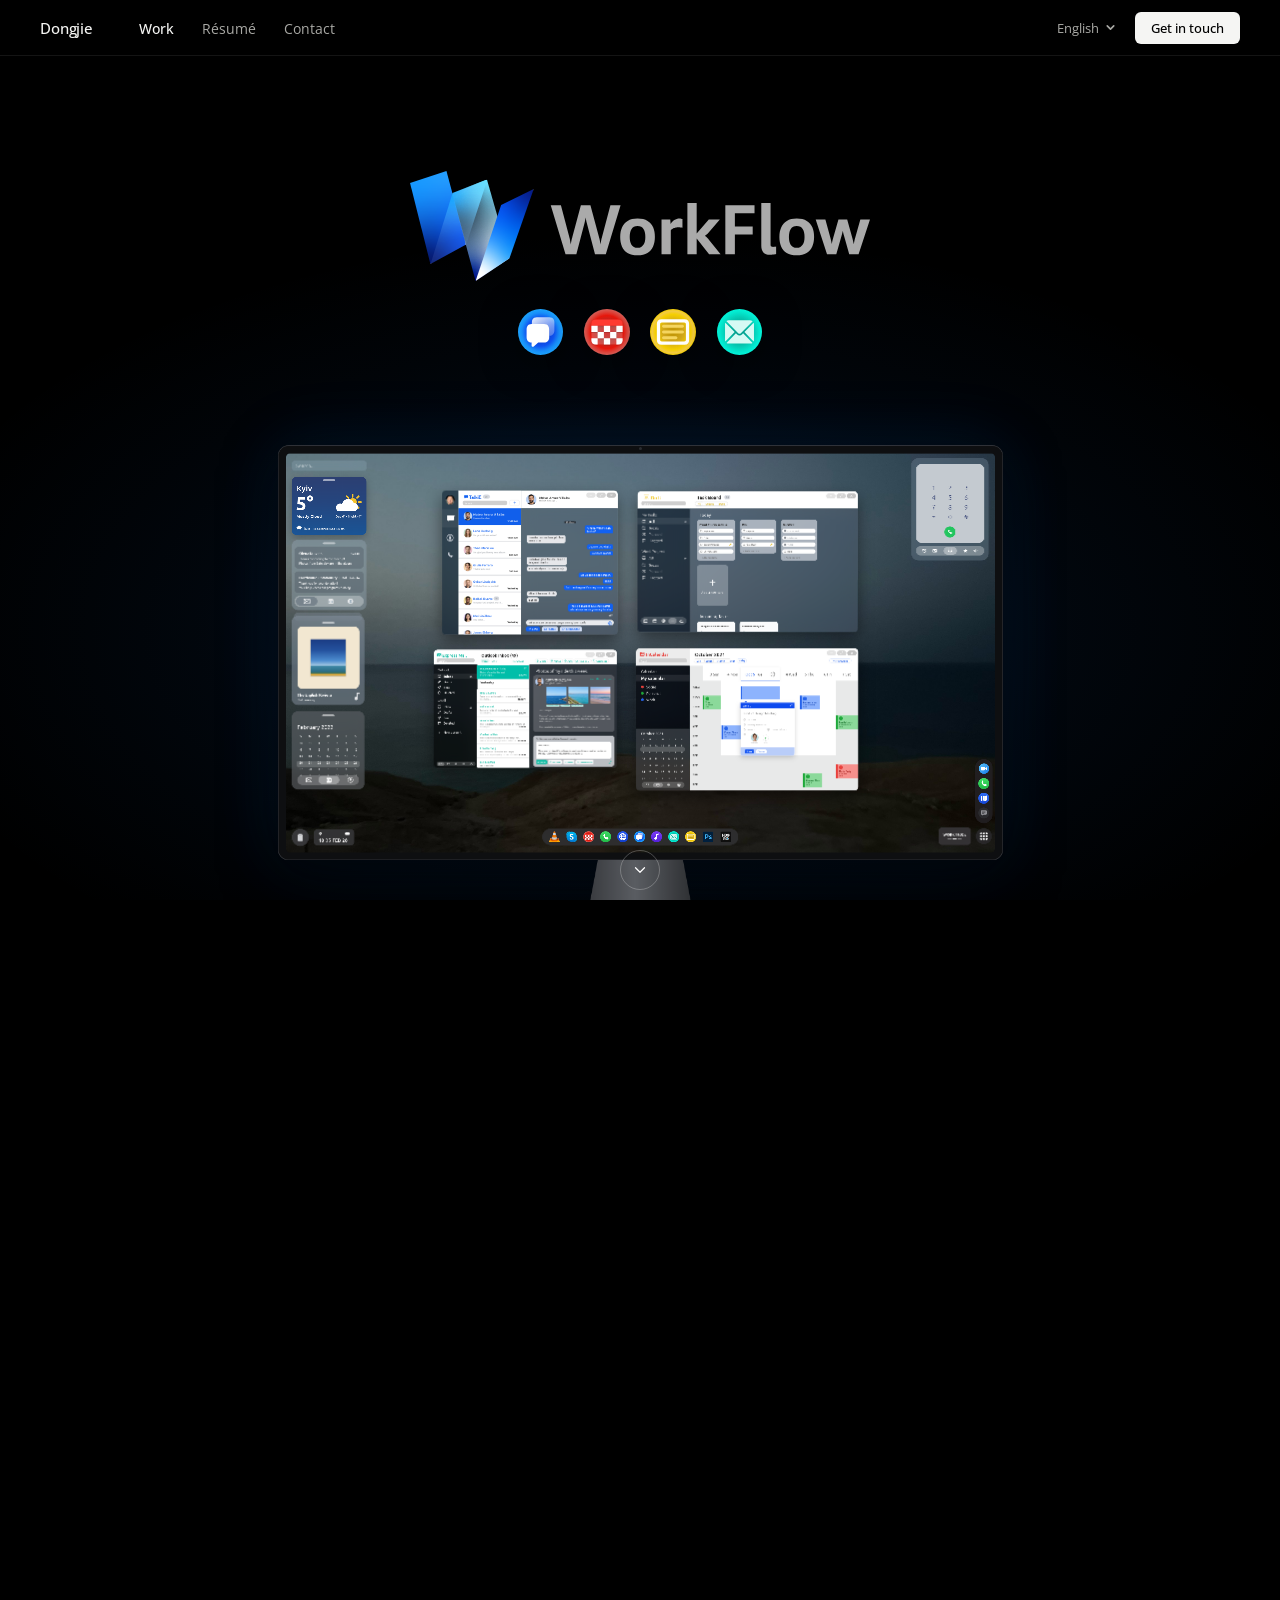
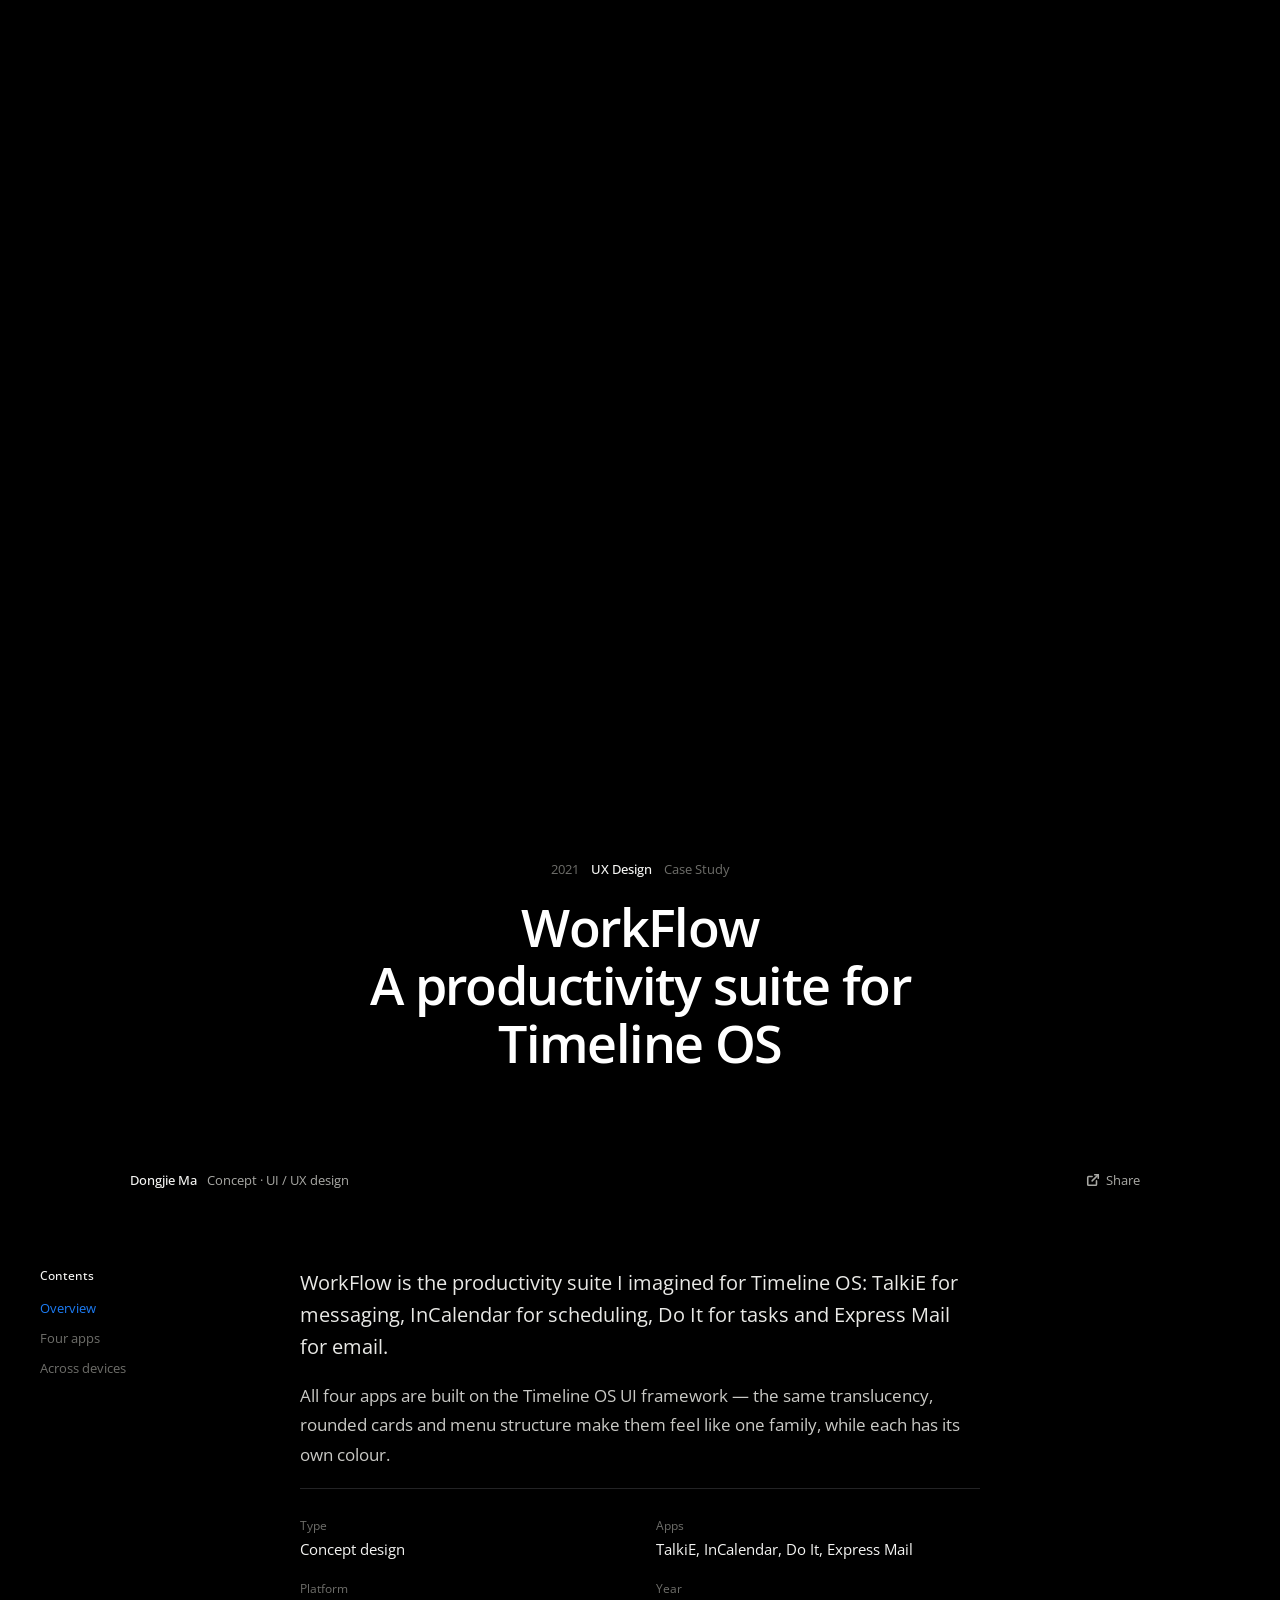
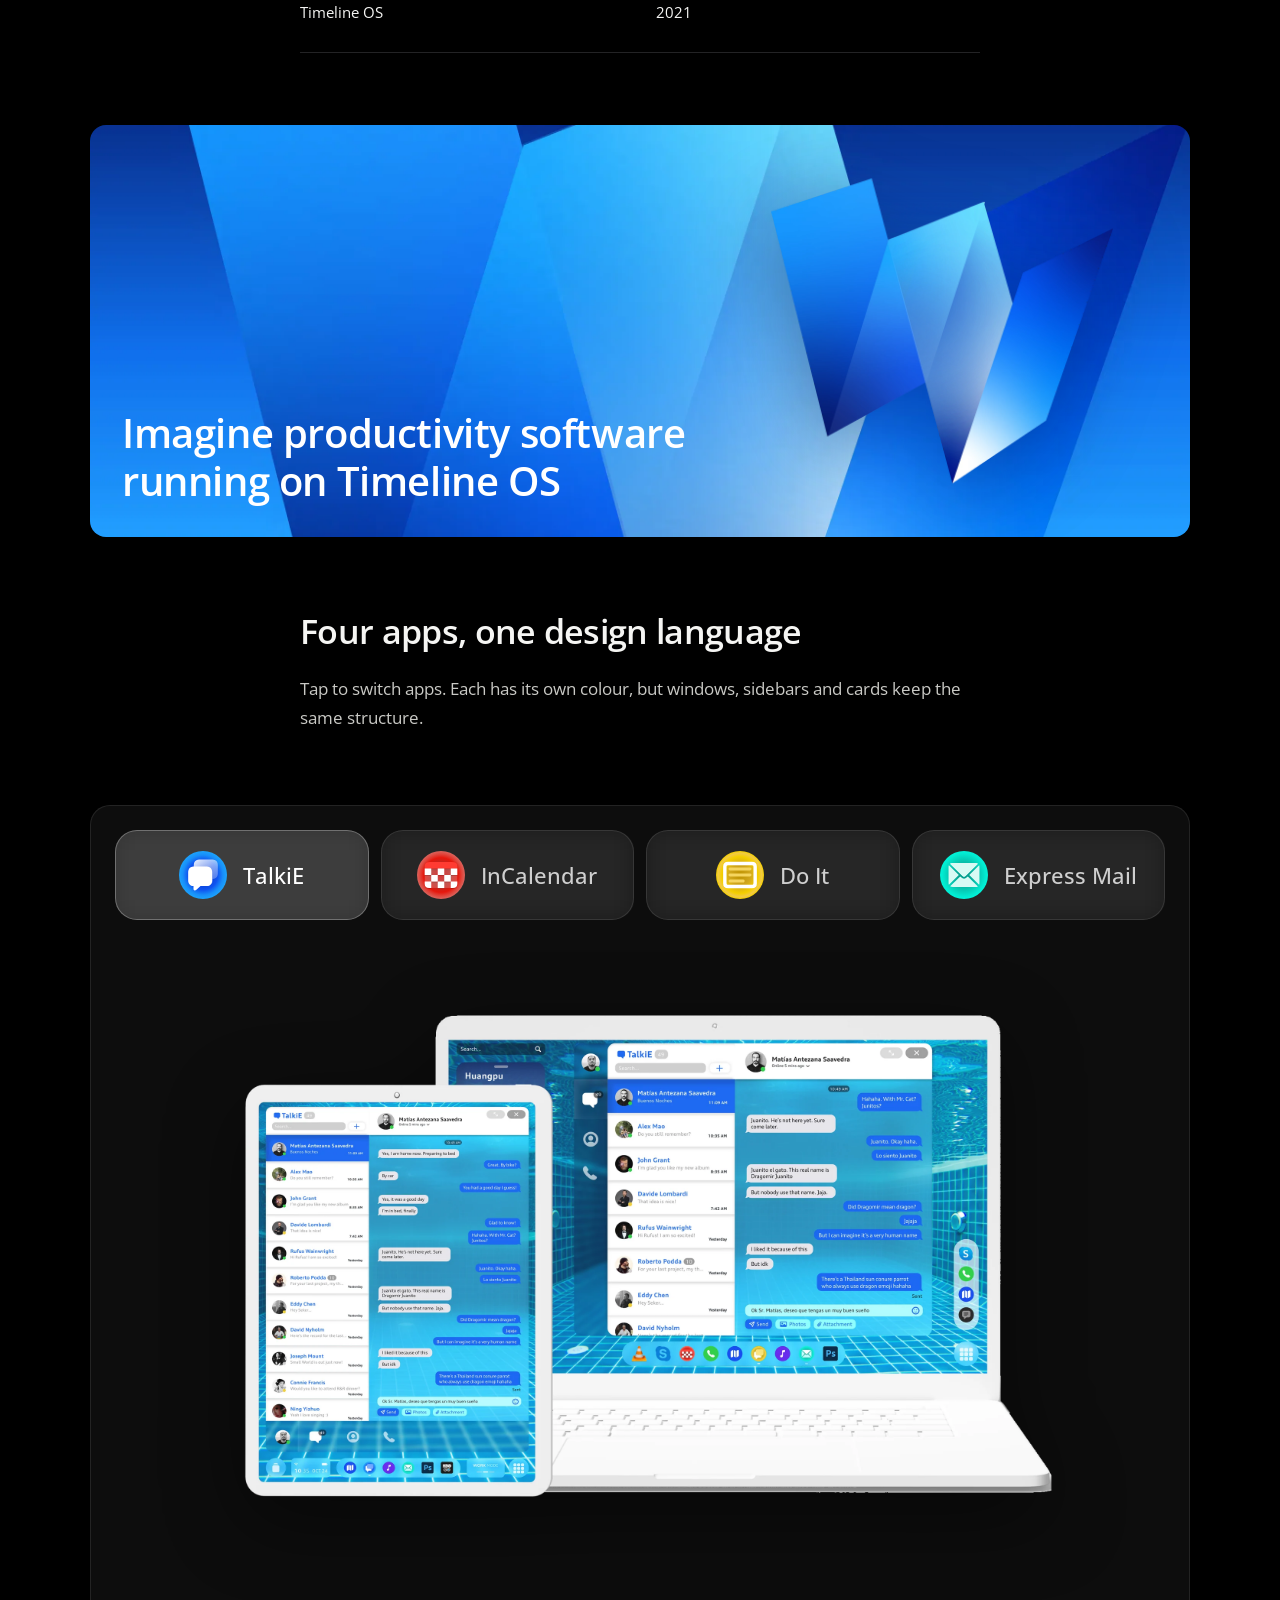
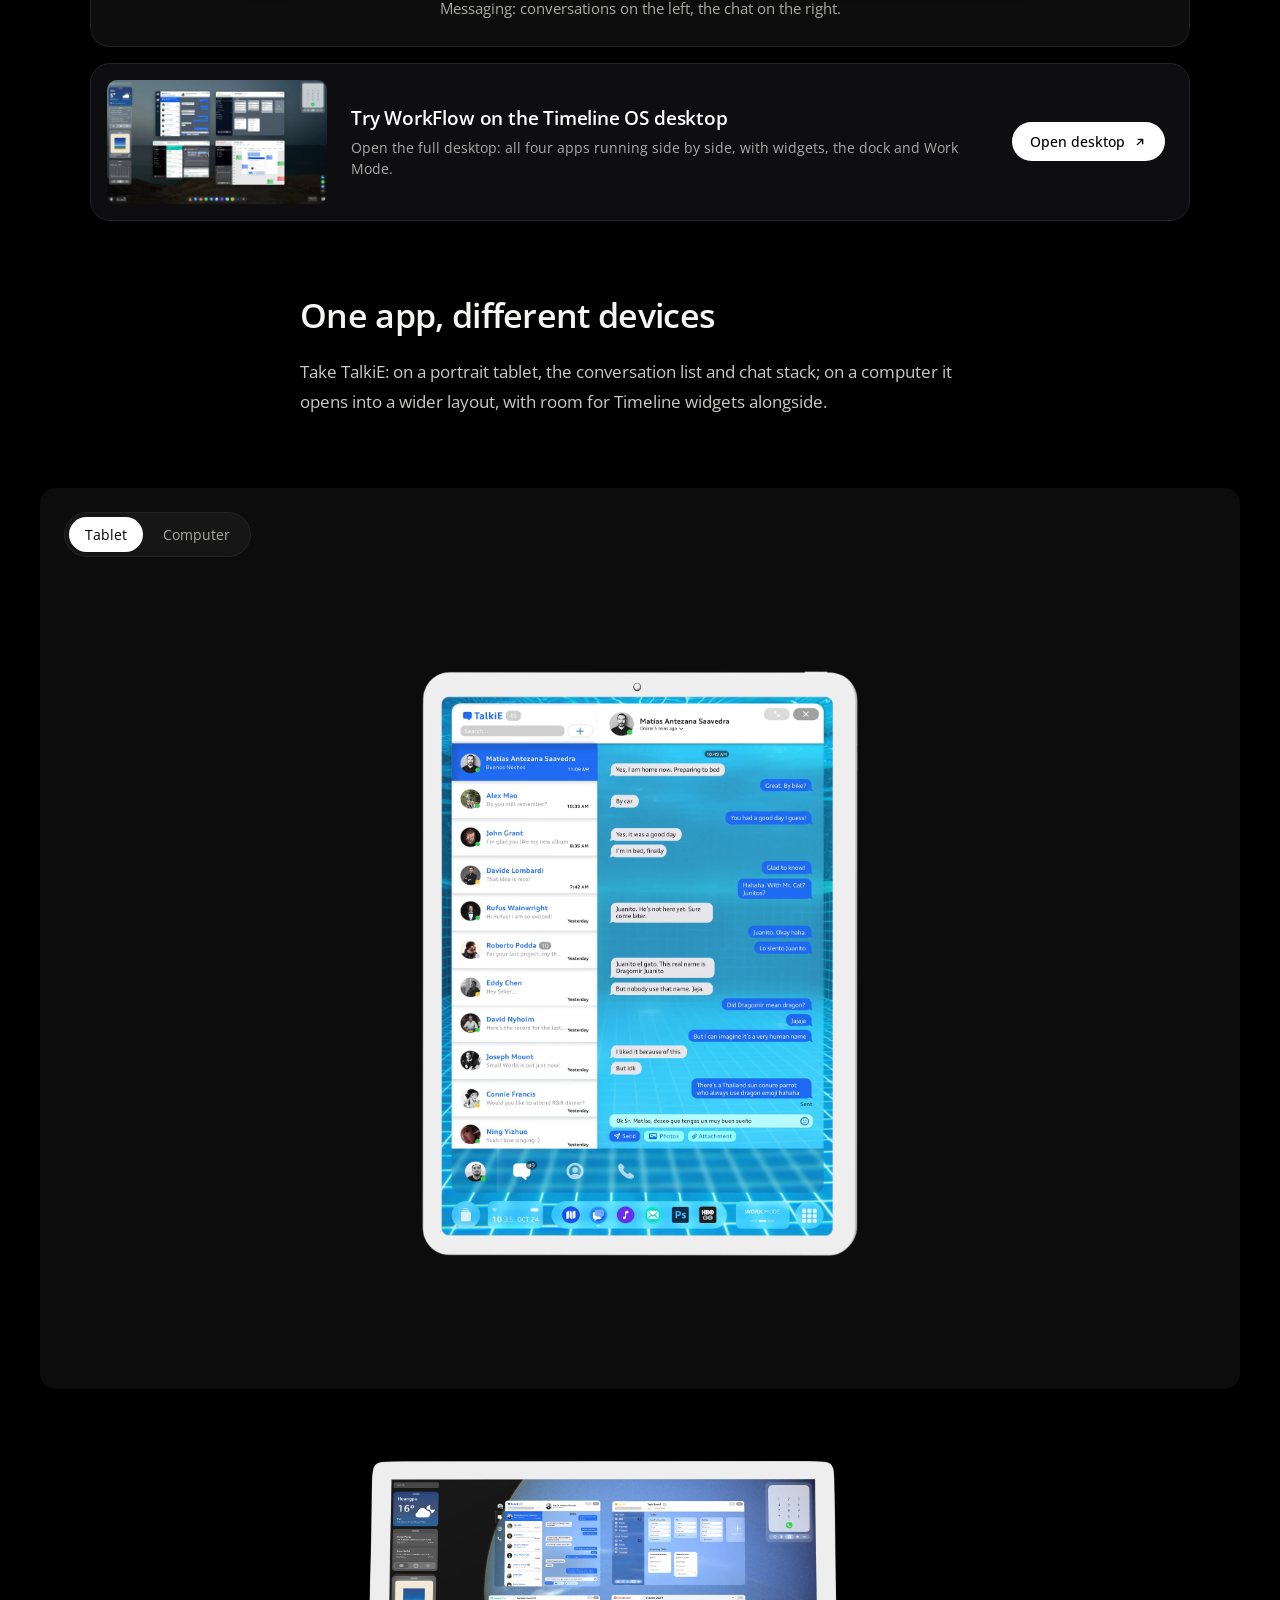
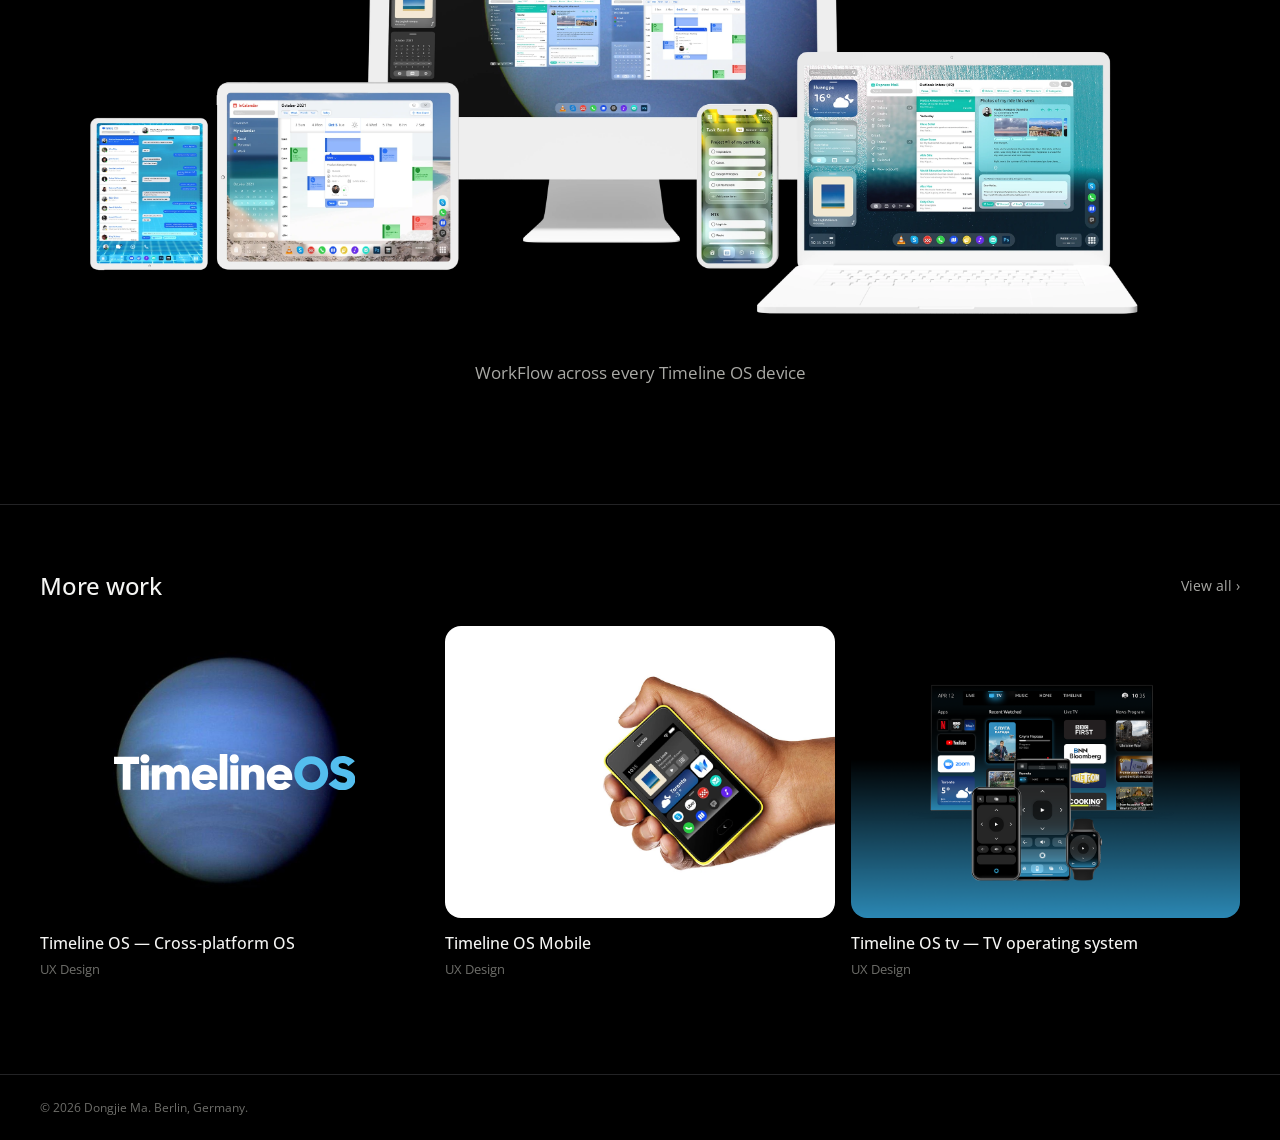
<file: project-workflow.html>
<!DOCTYPE html>
<html lang="zh-CN">
<head>
  <meta charset="UTF-8" />
  <meta name="viewport" content="width=device-width, initial-scale=1.0" />
  <title>WorkFlow — Dongjie Ma</title>
  <link rel="preconnect" href="https://fonts.googleapis.com" />
  <link rel="preconnect" href="https://fonts.gstatic.com" crossorigin />
  <link href="https://fonts.googleapis.com/css2?family=Instrument+Serif:ital@0;1&family=Geist:wght@300;400;500;600&family=Open+Sans:wght@300..800&family=Noto+Sans+Arabic:wght@300;400;500;600&display=swap" rel="stylesheet" />
  <link rel="icon" type="image/svg+xml" href="favicon.svg">
  <link rel="stylesheet" href="style.css" />
  <style>
    /* ══════════ HEADER ══════════ */
    .p-header {
      max-width: 900px; margin: 0 auto;
      padding: 72px var(--page-px) 40px;
      text-align: center;
    }
    .p-meta { display: flex; justify-content: center; gap: 12px; font-size: 13px; color: var(--text-faint); margin-bottom: 20px; }
    .p-meta .p-meta-cat { color: var(--text); font-weight: 500; }
    .p-title {
      font-size: 48px; font-weight: 500; line-height: 1.15;
      letter-spacing: -.025em; color: var(--text);
    }

    /* ══════════ HERO ══════════ */
    .p-hero {
      max-width: 1100px; margin: 0 auto;
      padding: 0 var(--page-px);
    }
    .p-hero-media {
      aspect-ratio: 16 / 9;
      border-radius: 14px; overflow: hidden;
      background: #D7EDF8;
      display: flex; align-items: center; justify-content: center;
    }
    .p-hero-media img { height: 72%; object-fit: contain; }

    .p-byline {
      max-width: 1100px; margin: 0 auto;
      padding: 20px var(--page-px) 0;
      display: flex; justify-content: space-between; align-items: center;
      font-size: 13px; color: var(--text-muted);
    }
    .p-byline strong { color: var(--text); font-weight: 500; margin-right: 10px; }
    .p-share {
      display: inline-flex; align-items: center; gap: 6px;
      background: none; border: none; cursor: pointer;
      font-family: 'Geist', sans-serif; font-size: 13px; color: var(--text-muted);
      padding: 6px 10px; border-radius: 6px; transition: background .15s, color .15s;
    }
    .p-share:hover { background: var(--gray-100); color: var(--text); }
    .p-share svg { width: 14px; height: 14px; stroke: currentColor; fill: none; stroke-width: 1.8; stroke-linecap: round; stroke-linejoin: round; }

    /* ══════════ BODY LAYOUT ══════════ */
    .p-body {
      max-width: 1400px; margin: 0 auto;
      padding: 72px var(--page-px) 0;
      display: grid;
      grid-template-columns: 220px minmax(0, 680px) 220px;
      justify-content: space-between;
      column-gap: 40px;
    }

    /* 左侧目录 */
    .p-toc { position: sticky; top: 88px; align-self: start; }
    .p-toc-label { font-size: 12px; font-weight: 500; color: var(--text); margin-bottom: 12px; }
    .p-toc ol { list-style: none; display: flex; flex-direction: column; gap: 8px; }
    .p-toc a { font-size: 13px; color: var(--text-faint); line-height: 1.4; transition: color .15s; }
    .p-toc a:hover { color: var(--text-muted); }
    .p-toc a.active { color: var(--text); }

    /* 正文 */
    .p-content { min-width: 0; grid-column: 2; }
    .p-content > section { scroll-margin-top: 88px; margin-bottom: 72px; }

    .p-content h2 {
      font-size: 26px; font-weight: 500; letter-spacing: -.015em;
      line-height: 1.3; color: var(--text); margin-bottom: 20px;
    }
    .p-content h3 {
      font-size: 18px; font-weight: 500; color: var(--text);
      margin: 36px 0 12px;
    }
    .p-content p {
      font-size: 17px; line-height: 1.75; color: var(--text);
      margin-bottom: 18px;
    }
    .p-content ul { margin: 0 0 18px 20px; }
    .p-content li { font-size: 17px; line-height: 1.75; margin-bottom: 6px; }

    .p-lead { font-size: 20px !important; line-height: 1.6 !important; }

    /* 占位文本：之后替换成真实内容 */
    .todo {
      background: #FFF6D6; border-radius: 4px; padding: 0 4px;
      color: #7A5B00;
    }

    /* ══════════ 加宽块（跳出正文栏） ══════════ */
    .p-wide {
      grid-column: 1 / -1;
      width: 100%; max-width: 1100px;
      margin: 0 auto 72px;
    }
    .p-wide-caption { font-size: 13px; color: var(--text-faint); margin-top: 12px; text-align: center; }

    /* 视频 */
    .p-video {
      aspect-ratio: 16 / 9; border-radius: 14px; overflow: hidden;
      background: #000;
    }
    .p-video iframe { width: 100%; height: 100%; border: 0; display: block; }

    /* 图片占位 */
    .p-media {
      aspect-ratio: 16 / 9; border-radius: 14px; overflow: hidden;
      background: var(--gray-100);
      display: flex; align-items: center; justify-content: center;
      color: var(--gray-400); font-size: 13px;
    }
    .p-media.tall { aspect-ratio: 4 / 3; }
    .p-media img { width: 100%; height: 100%; object-fit: cover; }

    /* 左右对比 */
    .p-compare { display: grid; grid-template-columns: 1fr 1fr; gap: 16px; }
    .p-compare-label { font-size: 12px; font-weight: 500; color: var(--text); margin-bottom: 10px; }

    /* 三个功能卡 */
    .p-features { display: grid; grid-template-columns: repeat(3, 1fr); gap: 16px; }
    .p-feature-media {
      aspect-ratio: 1 / 1; border-radius: 12px; overflow: hidden;
      background: #EAF4FB; margin-bottom: 14px;
      display: flex; align-items: center; justify-content: center;
      color: var(--gray-400); font-size: 13px;
    }
    .p-feature-title { font-size: 16px; font-weight: 500; margin-bottom: 6px; }
    .p-feature-text { font-size: 14px; line-height: 1.6; color: var(--text-muted); }

    /* 数据块 */
    .p-stats {
      display: grid; grid-template-columns: repeat(3, 1fr);
      border-top: 1px solid var(--border); border-bottom: 1px solid var(--border);
    }
    .p-stat { padding: 32px 24px; }
    .p-stat + .p-stat { border-left: 1px solid var(--border); }
    .p-stat-num { font-size: 40px; font-weight: 500; letter-spacing: -.02em; margin-bottom: 6px; }
    .p-stat-label { font-size: 14px; color: var(--text-muted); line-height: 1.5; }

    /* 引用 */
    .p-quote {
      font-family: 'Instrument Serif', serif;
      font-size: 30px; line-height: 1.35; letter-spacing: -.01em;
      color: var(--text); padding: 8px 0 8px 24px;
      border-left: 2px solid var(--text); margin: 32px 0;
    }

    /* 项目信息表 */
    .p-facts {
      display: grid; grid-template-columns: repeat(2, 1fr);
      gap: 20px 32px; padding: 28px 0;
      border-top: 1px solid var(--border); border-bottom: 1px solid var(--border);
      margin: 8px 0 40px;
    }
    .p-fact-label { font-size: 12px; color: var(--text-faint); margin-bottom: 4px; }
    .p-fact-value { font-size: 15px; color: var(--text); line-height: 1.5; }

    /* ══════════ RELATED ══════════ */
    .p-related {
      max-width: 1600px; margin: 48px auto 0;
      padding: 64px var(--page-px) 96px;
      border-top: 1px solid var(--border);
    }
    .p-related-head { display: flex; justify-content: space-between; align-items: center; margin-bottom: 24px; }
    .p-related-title { font-size: 24px; font-weight: 500; letter-spacing: -.01em; }
    .p-related-more { font-size: 14px; color: var(--text-muted); }
    .p-related-more:hover { color: var(--text); }
    .p-related-grid { display: grid; grid-template-columns: repeat(3, minmax(0, 1fr)); gap: 16px; }
    .r-card:hover .r-thumb { opacity: .88; }
    .r-thumb {
      aspect-ratio: 4 / 3; border-radius: 10px; overflow: hidden;
      display: flex; align-items: center; justify-content: center;
      margin-bottom: 14px; transition: opacity .2s; position: relative;
    }
    .r-title { font-size: 16px; font-weight: 500; margin-bottom: 6px; line-height: 1.4; }
    .r-meta { font-size: 13px; color: var(--text-faint); }

    /* ══════════ TABLET ══════════ */
    @media (max-width: 1199px) {
      .p-body { grid-template-columns: 200px minmax(0, 1fr); }
      .p-content { grid-column: 2; }
    }

    /* ══════════ MOBILE ══════════ */
    @media (max-width: 767px) {
      .p-header { padding: 48px var(--page-px) 28px; }
      .p-title { font-size: 32px; }
      .p-body { grid-template-columns: 1fr; padding-top: 40px; }
      .p-toc { display: none; }
      .p-content { grid-column: 1; }
      .p-content p, .p-content li { font-size: 16px; }
      .p-lead { font-size: 18px !important; }
      .p-compare, .p-features, .p-related-grid { grid-template-columns: 1fr; }
      .p-stats { grid-template-columns: 1fr; }
      .p-stat + .p-stat { border-left: none; border-top: 1px solid var(--border); }
      .p-facts { grid-template-columns: 1fr; }
      .p-quote { font-size: 24px; }
      .p-related { padding-bottom: 140px; }
    }

    /* ══════════ 用户画像 ══════════ */
    .p-personas { display: grid; grid-template-columns: 1fr 1fr; gap: 16px; }
    .p-persona-img {
      aspect-ratio: 16 / 9; border-radius: 12px; overflow: hidden;
      background: var(--gray-100) center / cover no-repeat;
      margin-bottom: 14px;
    }
    .p-persona-name { font-size: 18px; font-weight: 500; margin-bottom: 4px; }
    .p-persona-meta { font-size: 13px; color: var(--text-faint); margin-bottom: 8px; }
    .p-persona-text { font-size: 15px; line-height: 1.6; color: var(--text-muted); }

    /* ══════════ 洞察列表 ══════════ */
    .p-insights { list-style: none !important; margin: 24px 0 0 !important; border-top: 1px solid var(--border); }
    .p-insights li {
      display: grid; grid-template-columns: 40px 1fr;
      padding: 16px 0; border-bottom: 1px solid var(--border); margin: 0 !important;
    }
    .p-insights li span:first-child { color: var(--text-faint); font-size: 14px; padding-top: 3px; }

    /* ══════════ 图片块（导出图片后自动显示，缺图时显示灰底） ══════════ */
    .p-img {
      aspect-ratio: 16 / 9; border-radius: 14px; overflow: hidden;
      background: var(--gray-100) center / cover no-repeat;
    }
    .p-img.contain { background-size: contain; background-color: #F4F9FD; }
    .p-img.phone { aspect-ratio: 390 / 844; background-size: cover; }
    .p-stack { display: flex; flex-direction: column; gap: 40px; }

    /* ══════════ 配色 ══════════ */
    .p-swatches { display: grid; grid-template-columns: repeat(3, 1fr); gap: 12px; margin: 20px 0 28px; }
    .p-swatches.six { grid-template-columns: repeat(6, 1fr); }
    .p-swatch-chip { aspect-ratio: 1 / 1; border-radius: 10px; border: 1px solid var(--border); margin-bottom: 8px; }
    .p-swatches.six .p-swatch-chip { aspect-ratio: 1 / 1.2; }
    .p-swatch-name { font-size: 13px; font-weight: 500; }
    .p-swatch-hex { font-size: 12px; color: var(--text-faint); font-family: ui-monospace, monospace; }

    /* ══════════ 字体展示 ══════════ */
    .p-type {
      border: 1px solid var(--border); border-radius: 12px;
      padding: 28px; margin: 20px 0 8px;
      display: flex; justify-content: space-between; align-items: flex-end; gap: 24px;
    }
    .p-type-sample { font-size: 56px; line-height: 1; letter-spacing: -.02em; }
    .p-type-weights { font-size: 14px; color: var(--text-muted); text-align: right; line-height: 1.8; }

    /* ══════════ 迭代对比 ══════════ */
    .p-compare.phones { max-width: 760px; margin: 0 auto; gap: 40px; }

    @media (max-width: 767px) {
      .p-personas { grid-template-columns: 1fr; }
      .p-swatches.six { grid-template-columns: repeat(3, 1fr); }
      .p-type { flex-direction: column; align-items: flex-start; }
      .p-type-weights { text-align: left; }
      .p-compare.phones { grid-template-columns: 1fr 1fr; gap: 12px; }
    }

    /* ══════════ 功能卡片（与站内卡片同一风格） ══════════ */
    .fc-head { margin-bottom: 28px; }
    .fc-title { font-size: 24px; font-weight: 500; letter-spacing: -.01em; margin-bottom: 8px; }
    .fc-desc { font-size: 16px; line-height: 1.6; color: var(--text-muted); }
    .fc-grid { display: grid; grid-template-columns: repeat(3, minmax(0, 1fr)); gap: 16px; }
    .fc-card {
      display: block; text-align: left; background: none; border: none; padding: 0;
      font-family: 'Geist', sans-serif; color: var(--text); cursor: pointer;
    }
    .fc-thumb {
      aspect-ratio: 4 / 3; border-radius: 10px;
      background: var(--gray-100) center / cover no-repeat;
      margin-bottom: 16px; transition: opacity .2s;
    }
    .fc-card:hover .fc-thumb { opacity: .88; }

    /* 图框内：左上角图标 + 从右侧滑入的产品图 */
    .fc-thumb { position: relative; overflow: hidden; }
    .fc-icon {
      position: absolute; top: 16px; left: 16px; z-index: 2;
      width: 56px; height: 56px; border-radius: 14px;
      background: var(--white); border: 1px solid var(--border);
      display: flex; align-items: center; justify-content: center; overflow: hidden;
    }
    .fc-icon img { width: 100%; height: 100%; object-fit: cover; }
    .fc-product {
      position: absolute; right: 0; bottom: 0;
      height: 88%; width: auto; max-width: none;
      transform: translateX(100%);          /* 初始藏在图框右边外面 */
      will-change: transform;
    }
    @media (prefers-reduced-motion: reduce) {
      .fc-product { transform: none !important; }
    }
    .fc-name { font-size: 18px; font-weight: 500; margin-bottom: 6px; }
    .fc-meta { display: flex; gap: 10px; font-size: 13px; color: var(--text-faint); margin-bottom: 10px; }
    .fc-meta span:first-child { color: var(--text); font-weight: 500; }
    .fc-text { font-size: 14px; line-height: 1.6; color: var(--text-muted); margin-bottom: 14px; }
    .fc-link { font-size: 14px; color: var(--text); border-bottom: 1px solid var(--text); padding-bottom: 1px; }
    .fc-card:hover .fc-link { color: var(--text-muted); border-color: var(--text-muted); }

        /* ══════════ 功能流程弹窗 ══════════ */
    .fm-backdrop {
      position: fixed; inset: 0; z-index: 300;
      background: rgba(13,13,13,.28);
      backdrop-filter: blur(6px); -webkit-backdrop-filter: blur(6px);
      display: flex; align-items: center; justify-content: center; padding: 24px;
      opacity: 0; pointer-events: none; transition: opacity .2s;
    }
    .fm-backdrop.open { opacity: 1; pointer-events: auto; }
    .fm-card {
      width: min(1160px, 100%); max-height: calc(100vh - 48px); overflow-y: auto;
      background: var(--white); border: 1px solid var(--border); border-radius: 16px;
      box-shadow: 0 24px 64px rgba(0,0,0,.12);
      transform: translateY(12px); transition: transform .25s;
    }
    .fm-backdrop.open .fm-card { transform: none; }

    .fm-top {
      display: flex; justify-content: space-between; align-items: center;
      padding: 16px 20px 16px 28px; border-bottom: 1px solid var(--border);
      position: sticky; top: 0; background: var(--white); z-index: 1;
    }
    .fm-tabs { display: flex; gap: 22px; flex-wrap: wrap; }
    .fm-tab {
      font-family: 'Geist', sans-serif; font-size: 15px; color: var(--text-faint);
      background: none; border: none; padding: 4px 0; cursor: pointer; transition: color .15s;
    }
    .fm-tab:hover { color: var(--text-muted); }
    .fm-tab.active { color: var(--text); font-weight: 500; }
    .fm-close, .fm-ctrl {
      width: 36px; height: 36px; border-radius: 50%; flex-shrink: 0;
      border: 1px solid var(--border); background: var(--white); cursor: pointer;
      display: flex; align-items: center; justify-content: center; transition: border-color .15s, opacity .15s;
    }
    .fm-close:hover, .fm-ctrl:hover { border-color: var(--text); }
    .fm-ctrl:disabled { opacity: .35; cursor: default; border-color: var(--border); }
    .fm-close svg, .fm-ctrl svg { width: 14px; height: 14px; fill: none; stroke: var(--text); stroke-width: 1.8; stroke-linecap: round; stroke-linejoin: round; }

    .fm-main { display: grid; grid-template-columns: minmax(0, 380px) minmax(0, 1fr); gap: 40px; padding: 32px 28px 28px; }
    .fm-title { font-size: 28px; font-weight: 500; letter-spacing: -.02em; margin-bottom: 12px; }
    .fm-scenario { font-size: 15px; line-height: 1.6; color: var(--text-muted); }
    .fm-head { display: flex; align-items: flex-start; gap: 16px; margin-bottom: 24px; }
    .fm-head-text { min-width: 0; }
    .fm-icon {
      width: 56px; height: 56px; flex-shrink: 0; border-radius: 14px; overflow: hidden;
      background: var(--white); border: 1px solid var(--border);
    }
    .fm-icon img { width: 100%; height: 100%; object-fit: cover; display: block; }
    .fm-icon img[hidden], .fm-icon[hidden] { display: none; }
    .fm-label {
      display: inline-block; font-size: 11px; font-weight: 500; letter-spacing: .06em; text-transform: uppercase;
      color: var(--text); border: 1px solid var(--border); border-radius: 20px; padding: 2px 9px; margin-right: 8px;
    }

    .fm-steps { list-style: none; border-top: 1px solid var(--border); }
    .fm-step {
      position: relative; display: grid; grid-template-columns: 28px 1fr; gap: 10px;
      width: 100%; text-align: left; background: none; border: none; cursor: pointer;
      font-family: 'Geist', sans-serif; font-size: 15px; line-height: 1.5; color: var(--text-faint);
      padding: 14px 0; border-bottom: 1px solid var(--border); transition: color .2s;
    }
    .fm-step:hover { color: var(--text-muted); }
    .fm-step-num { font-size: 13px; padding-top: 2px; }
    .fm-step.seen { color: var(--text-muted); }
    .fm-step.active { color: var(--text); }
    .fm-step.active .fm-step-num { font-weight: 500; }
    /* 当前步骤底部的进度线 */
    .fm-step::after {
      content: ""; position: absolute; left: 0; bottom: -1px; height: 1px; width: 0;
      background: var(--text);
    }
    .fm-step.active.playing::after { animation: fmProgress var(--fm-dur, 3500ms) linear forwards; }
    .fm-step.active:not(.playing)::after { width: 100%; }
    @keyframes fmProgress { from { width: 0; } to { width: 100%; } }

    .fm-result {
      font-size: 15px; line-height: 1.6; color: var(--text);
      background: var(--gray-50); border-radius: 10px; padding: 14px 16px; margin-top: 16px;
      display: none;
    }
    .fm-result.show { display: block; }
    .fm-controls { display: flex; align-items: center; gap: 8px; margin-top: 20px; }
    .fm-replay {
      margin-left: 8px; background: none; border: none; cursor: pointer; padding: 0 0 1px;
      font-family: 'Geist', sans-serif; font-size: 14px; color: var(--text); border-bottom: 1px solid var(--text);
    }

    .fm-stage { min-width: 0; --fm-stage-bg: #F7F7F7; }   /* 素材区灰底，改这里 */

    /* 图片步骤 / 视频步骤 二选一显示 */
    .fm-device { display: none; }
    .fm-stage.is-video .fm-img { display: none; }
    .fm-stage.is-video .fm-device { display: flex; }

    .fm-device {
      height: min(560px, calc(100vh - 220px)); min-height: 320px;
      border-radius: 12px; background: var(--fm-stage-bg);
      align-items: center; justify-content: center; padding: 40px 0;
    }

    /* 设备区按自身尺寸缩放外框 */
    .fm-device { container-type: size; }
    .fm-device .tablet { display: none; }
    .fm-device.is-tablet .tablet { display: block; }
    .fm-device.is-tablet .iphone { display: none; }

    /* ── 白色平板外框（纯 CSS）──
       屏幕比例 2338 × 1872，边框 = 宽度的 3%；外框按设备区的宽高自动取较小值 */
    .tablet {
      position: relative;
      width: min(90cqw, calc(84cqh * 1.2305));
      padding: 3%;
      background: #FFFFFF;
      border-radius: 5% / 6.15%;
      box-shadow:
        0 0 0 1px #E3E3E0,
        inset 0 0 0 1px #F2F2F0,
        0 18px 40px rgba(0,0,0,.10);
    }
    .tablet-cam {
      position: absolute; top: 1.5%; left: 50%; transform: translate(-50%, -50%);
      width: .9%; aspect-ratio: 1; border-radius: 50%;
      background: #D6D6D3; box-shadow: inset 0 0 0 1px #C8C8C5;
    }
    .tablet-screen {
      position: relative; width: 100%; aspect-ratio: 2338 / 1872;
      border-radius: 2% / 2.5%; overflow: hidden; background: #111;
    }
    .tablet-screen video { width: 100%; height: 100%; object-fit: cover; display: block; }
    .tablet-screen .iphone-slide { object-fit: cover; }
    .tablet-screen.has-video .iphone-ph { display: none; }

    /* ── iPhone 13 Pro 外框（纯 CSS）──
       屏幕 390 × 844，机身边框按比例加宽，所有尺寸用百分比，随高度缩放 */
    .iphone {
      position: relative; height: 100%; aspect-ratio: 402 / 856;
      background: #0d0d0d;
      border-radius: 13.4% / 6.3%;
      padding: 1.5%;
      box-shadow:
        inset 0 0 0 1px #3a3a3a,
        0 16px 36px rgba(0,0,0,.14);
    }
    .iphone-screen {
      position: relative; width: 100%; height: 100%;
      border-radius: 12% / 5.6%; overflow: hidden; background: #000;
    }
    .iphone-screen video {
      width: 100%; height: 100%; object-fit: cover; display: block;
    }
    /* 图片轮播步骤：两层图片叠在屏幕里，交叉淡入 */
    .iphone-slide {
      position: absolute; inset: 0; width: 100%; height: 100%;
      object-fit: cover; opacity: 0; transition: opacity .5s;
    }
    .iphone-slide.show { opacity: 1; }
    .iphone-screen.is-slides video { visibility: hidden; }
    /* 刘海 */
    .iphone-notch {
      position: absolute; top: 0; left: 50%; transform: translateX(-50%);
      width: 39%; height: 3.6%;
      background: #0d0d0d;
      border-radius: 0 0 22% 22% / 0 0 60% 60%;
    }
    /* 没有视频时的占位文字 */
    .iphone-ph {
      position: absolute; inset: 0;
      display: flex; align-items: center; justify-content: center;
      font-size: 12px; color: #6b6b6b; text-align: center; padding: 0 12%;
    }
    .iphone-screen.has-video .iphone-ph { display: none; }
    /* 侧边按键 */
    .iphone-btn { position: absolute; width: .7%; background: #2a2a2a; border-radius: 2px; }
    .iphone-btn-mute    { left: -.7%; top: 16%;   height: 3.6%; }
    .iphone-btn-volup   { left: -.7%; top: 23%;   height: 7%; }
    .iphone-btn-voldown { left: -.7%; top: 31.5%; height: 7%; }
    .iphone-btn-power   { right: -.7%; top: 25%;   height: 11%; }
    .fm-img {
      position: relative; height: min(560px, calc(100vh - 220px)); min-height: 320px;
      border-radius: 12px; background: var(--fm-stage-bg) center / contain no-repeat;
      background-origin: content-box;   /* 配合 padding，让图片缩在留白里面 */
      display: flex; align-items: center; justify-content: center;
      transition: opacity .25s;
    }
    .fm-img.fading { opacity: 0; }
    .fm-img-ph { font-size: 13px; color: var(--gray-400); }
    .fm-img.has-img .fm-img-ph { display: none; }

    body.fm-locked { overflow: hidden; }

    @media (prefers-reduced-motion: reduce) {
      .fm-backdrop, .fm-card, .fm-img { transition: none; }
      .fm-step.active.playing::after { animation: none; width: 100%; }
    }

    @media (max-width: 767px) {
      .fc-grid { grid-template-columns: 1fr; gap: 40px; }
      .fm-backdrop { padding: 0; align-items: flex-end; }
      .fm-card { border-radius: 16px 16px 0 0; max-height: 92vh; }
      .fm-top { padding: 12px 12px 12px 20px; }
      .fm-tabs { gap: 14px; }
      .fm-tab { font-size: 14px; }
      .fm-main { grid-template-columns: 1fr; gap: 20px; padding: 20px; }
      .fm-stage { order: -1; }
      .fm-img, .fm-device { height: 52vh; min-height: 300px; }
      .fm-title { font-size: 22px; }
    }


    .fm-current { display: none; }

    /* ══════════ 流程弹窗 · 手机端 ══════════
       一屏放下：标签栏 → 标题 → 素材（占满剩余高度）→ 分段进度条 → 当前步骤 → 按钮 */
    @media (max-width: 767px) {
      .fm-backdrop { padding: 0; align-items: flex-end; }
      .fm-card {
        height: 94vh; height: 94dvh; max-height: none;
        border-radius: 16px 16px 0 0; border-bottom: none;
        display: flex; flex-direction: column; overflow: hidden;
      }
      .fm-top { flex-shrink: 0; padding: 10px 10px 10px 16px; gap: 12px; }
      .fm-tabs {
        flex-wrap: nowrap; overflow-x: auto; gap: 18px;
        scrollbar-width: none; -webkit-overflow-scrolling: touch;
      }
      .fm-tabs::-webkit-scrollbar { display: none; }
      .fm-tab { white-space: nowrap; font-size: 14px; }

      .fm-main {
        flex: 1; min-height: 0;
        display: flex; flex-direction: column; gap: 14px;
        padding: 16px 16px calc(16px + env(safe-area-inset-bottom, 0px));
      }
      .fm-side { display: contents; }          /* 让左栏里的元素直接参与排序 */

      .fm-head    { order: 1; margin-bottom: 0; gap: 12px; align-items: center; }
      .fm-stage   { order: 2; flex: 1; min-height: 180px; }
      .fm-steps   { order: 3; }
      .fm-current { order: 4; }
      .fm-result  { order: 5; margin-top: 0; }
      .fm-controls{ order: 6; margin-top: 0; }

      .fm-icon { width: 44px; height: 44px; border-radius: 11px; }
      .fm-title { font-size: 20px; margin-bottom: 4px; }
      .fm-scenario { font-size: 13px; line-height: 1.5;
        display: -webkit-box; -webkit-line-clamp: 2; -webkit-box-orient: vertical; overflow: hidden; }
      .fm-label { padding: 1px 7px; font-size: 10px; }

      .fm-img, .fm-device { height: 100%; min-height: 0; }
      .fm-device { padding: 16px 0; }

      /* 步骤列表变成分段进度条 */
      .fm-steps { display: flex; gap: 4px; border-top: none; }
      .fm-steps li { flex: 1; }
      .fm-step {
        display: block; height: 3px; padding: 0; border: none; border-radius: 2px;
        background: var(--gray-200); font-size: 0; overflow: hidden;
      }
      .fm-step > span { display: none; }
      .fm-step.seen, .fm-step.active:not(.playing) { background: var(--text); }
      .fm-step::after { top: 0; bottom: 0; height: auto; }

      .fm-current { display: grid; grid-template-columns: 28px 1fr; gap: 8px;
        font-size: 15px; line-height: 1.5; color: var(--text); min-height: 45px; }
      .fm-current-num { font-size: 13px; color: var(--text-faint); padding-top: 2px; }

      .fm-result { padding: 10px 14px; font-size: 14px; }
      .fm-main.has-result .fm-current { display: none; }
      .fm-controls { justify-content: flex-start; }
    }


    /* ══════════ Touch & Go 界面分区讲解 ══════════ */
    .tg-explorer {
      display: grid; grid-template-columns: minmax(0, 340px) minmax(0, 1fr);
      gap: 40px; align-items: center;
    }
    .tg-list { list-style: none; border-top: 1px solid var(--border); }
    .tg-item {
      position: relative; display: grid; grid-template-columns: 32px 1fr; gap: 8px;
      width: 100%; text-align: start; background: none; border: none; cursor: pointer;
      padding: 18px 0; border-bottom: 1px solid var(--border);
      font-family: 'Geist', sans-serif; color: var(--text-faint); transition: color .2s;
    }
    .tg-item:hover { color: var(--text-muted); }
    .tg-item.active { color: var(--text); }
    .tg-item-num { font-size: 13px; padding-top: 3px; }
    .tg-item-title { display: block; font-size: 18px; font-weight: 500; }
    .tg-item-detail {
      display: grid; grid-template-rows: 0fr; transition: grid-template-rows .3s;
    }
    .tg-item-inner { overflow: hidden; min-height: 0; }
    .tg-item.active .tg-item-detail { grid-template-rows: 1fr; }
    .tg-item-text { display: block; font-size: 15px; line-height: 1.6; color: var(--text-muted); padding-top: 8px; }
    .tg-chips { display: flex; flex-wrap: wrap; gap: 6px; padding-top: 12px; padding-bottom: 2px; }
    .tg-chips:empty { display: none; }
    .tg-chip {
      font-size: 12px; color: #3F7FBF; background: #EAF4FB;
      border-radius: 999px; padding: 3px 10px; white-space: nowrap;
    }
    /* 自动演示时的进度线 */
    .tg-item::after {
      content: ""; position: absolute; inset-inline-start: 0; bottom: -1px;
      height: 1px; width: 0; background: var(--text);
    }
    .tg-item.active::after { width: 100%; }
    .tg-item.active.playing::after { animation: fmProgress var(--tg-dur, 3500ms) linear forwards; }

    .tg-stage { background: #F7F7F7; border-radius: 12px; padding: 40px; min-width: 0; }
    .tg-tablet {
      position: relative; padding: 3%; background: #fff;
      border-radius: 5% / 6.15%;
      box-shadow: 0 0 0 1px #E3E3E0, inset 0 0 0 1px #F2F2F0, 0 18px 40px rgba(0,0,0,.10);
      direction: ltr;                              /* 截图本身不镜像 */
    }
    .tg-cam {
      position: absolute; top: 1.5%; left: 50%; transform: translate(-50%, -50%);
      width: .9%; aspect-ratio: 1; border-radius: 50%; background: #D6D6D3;
    }
    .tg-screen {
      position: relative; aspect-ratio: 2338 / 1872; overflow: hidden;
      border-radius: 2% / 2.5%;
      background: #D7EDF8 center / cover no-repeat;
    }
    .tg-ph {
      position: absolute; inset: 0; display: flex; align-items: center; justify-content: center;
      font-size: 13px; color: #6F9CC7;
    }
    .tg-screen.has-img .tg-ph { display: none; }
    .tg-video {
      position: absolute; inset: 0; width: 100%; height: 100%;
      object-fit: cover; display: none;
    }
    .tg-screen.has-video .tg-video { display: block; }
    .tg-screen.has-video .tg-ph { display: none; }

    .tg-zone {
      position: absolute; padding: 0; border: none; cursor: pointer;
      background: transparent; transition: background .3s, box-shadow .3s;
    }
    .tg-screen.has-active .tg-zone { background: rgba(13,13,13,.42); }
    .tg-screen.has-active .tg-zone.active { background: transparent; box-shadow: inset 0 0 0 3px #5E9BD6; }
    .tg-zone-tag {
      position: absolute; top: 10px; right: 10px;
      font-family: 'Geist', sans-serif; font-size: 12px; font-weight: 500; line-height: 1;
      color: #3F7FBF; background: #fff; border-radius: 999px; padding: 5px 8px;
      box-shadow: 0 2px 8px rgba(0,0,0,.12); transition: background .3s, color .3s;
    }
    .tg-zone[data-zone="top"] .tg-zone-tag { top: 50%; transform: translateY(-50%); padding: 3px 7px; font-size: 11px; }
    .tg-zone.active .tg-zone-tag { background: #5E9BD6; color: #fff; }

    @media (prefers-reduced-motion: reduce) {
      .tg-zone, .tg-item-detail, .tg-zone-tag { transition: none; }
      .tg-item.active.playing::after { animation: none; width: 100%; }
    }
    @media (max-width: 767px) {
      .tg-explorer { grid-template-columns: 1fr; gap: 20px; }
      .tg-stage { order: -1; padding: 20px 12px; }
      .tg-zone-tag { top: 6px; right: 6px; font-size: 10px; padding: 3px 6px; }
      .tg-zone[data-zone="top"] .tg-zone-tag { padding: 1px 5px; font-size: 9px; }
      .tg-item-title { font-size: 16px; }
      .tg-item-text { font-size: 14px; }
    }


    /* ══════════════════ Steps 页面专属组件 ══════════════════ */
    .steps-hero { background: #FFFFFF; border: 1px solid var(--border); }
    .steps-hero img { height: 82%; }

    /* 通用：分段切换按钮 */
    .seg { display: inline-flex; gap: 4px; padding: 4px; border-radius: 999px; background: var(--gray-50); border: 1px solid var(--border); margin-bottom: 20px; max-width: 100%; }
    .seg-scroll { overflow-x: auto; scrollbar-width: none; }
    .seg-scroll::-webkit-scrollbar { display: none; }
    .seg-btn {
      display: inline-flex; align-items: center; gap: 8px; white-space: nowrap;
      font-family: 'Geist', sans-serif; font-size: 14px; color: var(--text-muted);
      background: none; border: none; cursor: pointer; padding: 8px 16px; border-radius: 999px;
      transition: background .2s, color .2s;
    }
    .seg-btn:hover { color: var(--text); }
    .seg-btn.active { background: var(--black); color: var(--white); }
    .seg-dot { width: 20px; height: 20px; border-radius: 50%; display: inline-flex; align-items: center; justify-content: center; font-size: 11px; font-weight: 500; background: var(--gray-200); color: var(--text); }
    .seg-btn.active .seg-dot { background: var(--white); }

    /* 数字统计 */
    .st-stats { display: grid; grid-template-columns: 1fr 1fr; border-top: 1px solid var(--border); border-bottom: 1px solid var(--border); }
    .st-stat { padding: 40px 32px; }
    .st-stat + .st-stat { border-inline-start: 1px solid var(--border); }
    .st-num { font-size: 88px; font-weight: 500; letter-spacing: -.04em; line-height: 1; display: inline-block; }
    .st-unit { display: inline-block; font-size: 22px; margin-inline-start: 10px; color: var(--text-muted); }
    .st-label { font-size: 16px; line-height: 1.5; color: var(--text); margin-top: 14px; max-width: 360px; }
    .st-src { font-size: 12px; color: var(--text-faint); margin-top: 10px; }
    .st-pillars { display: grid; grid-template-columns: repeat(4, 1fr); gap: 8px; margin-top: 4px; }
    .st-pillar { border: 1px solid var(--border); border-radius: 10px; padding: 14px; font-size: 15px; font-weight: 500; display: flex; flex-direction: column; gap: 22px; transition: background .2s, color .2s; }
    .st-pillar span { font-size: 12px; font-weight: 400; color: var(--text-faint); }
    .st-pillar:hover { background: var(--black); color: var(--white); }

    /* 用户画像 */
    .ps-card { border: 1px solid var(--border); border-radius: 16px; padding: 32px; }
    .ps-panel { display: none; }
    .ps-panel.active { display: block; animation: stFade .35s ease; }
    @keyframes stFade { from { opacity: 0; transform: translateY(6px); } to { opacity: 1; transform: none; } }
    .ps-id { display: flex; align-items: center; gap: 16px; margin-bottom: 28px; }
    .ps-avatar { width: 64px; height: 64px; border-radius: 50%; background: var(--black); color: var(--white); display: flex; align-items: center; justify-content: center; font-size: 26px; font-weight: 500; flex-shrink: 0; }
    .ps-name { font-size: 26px; font-weight: 500; letter-spacing: -.01em; }
    .ps-meta { font-size: 15px; color: var(--text); }
    .ps-role { font-size: 13px; color: var(--text-faint); }
    .ps-cols { display: grid; grid-template-columns: repeat(3, 1fr); gap: 24px; }
    .ps-col { background: var(--gray-50); border-radius: 12px; padding: 20px; }
    .ps-label { font-size: 11px; font-weight: 500; letter-spacing: .06em; text-transform: uppercase; color: var(--text-faint); margin-bottom: 10px; }
    .ps-col p, .ps-col li { font-size: 15px; line-height: 1.6; }
    .ps-col ul { list-style: none; display: flex; flex-direction: column; gap: 8px; }
    .ps-col li { padding-inline-start: 14px; position: relative; }
    .ps-col li::before { content: ""; position: absolute; inset-inline-start: 0; top: .65em; width: 5px; height: 5px; border-radius: 50%; background: var(--text); }

    /* 旅程地图 */
    .jm-panel { display: none; }
    .jm-panel.active { display: block; animation: stFade .35s ease; }
    .jm-scroll { overflow-x: auto; scrollbar-width: thin; border: 1px solid var(--border); border-radius: 16px; }
    .jm-grid { display: grid; grid-template-columns: 150px repeat(var(--n), minmax(190px, 1fr)); min-width: calc(150px + var(--n) * 190px); }
    .jm-head, .jm-cell { padding: 16px; font-size: 14px; line-height: 1.5; border-bottom: 1px solid var(--border); border-inline-start: 1px solid var(--border); }
    .jm-head { border-inline-start: none; font-size: 12px; font-weight: 500; color: var(--text-faint); background: var(--gray-50); }
    .jm-row-opp { border-bottom: none; }
    .jm-cell { color: var(--text-faint); transition: background .25s, color .25s; }
    button.jm-cell { font-family: 'Geist', sans-serif; text-align: start; background: none; border-top: none; border-inline-end: none; cursor: pointer; font-size: 15px; font-weight: 500; display: flex; flex-direction: column; gap: 6px; }
    .jm-num { font-size: 12px; font-weight: 400; color: var(--text-faint); }
    .jm-cell.on { color: var(--text); background: #FAFAFA; }
    .jm-cell.jm-row-stage.on { background: var(--black); color: var(--white); }
    .jm-cell.jm-row-stage.on .jm-num { color: rgba(255,255,255,.6); }
    .jm-cell.jm-row-pain.on { color: #B3261E; }
    .jm-cell.jm-row-opp.on { font-weight: 500; }
    .jm-sum { display: grid; grid-template-columns: 1fr 1fr; gap: 16px; margin-top: 16px; }
    .jm-sum > div { border-radius: 12px; padding: 20px; background: var(--gray-50); }
    .jm-sum > div:last-child { background: var(--black); color: var(--white); }
    .jm-sum-h { font-size: 13px; font-weight: 500; margin-bottom: 10px; opacity: .7; }
    .jm-sum ul { list-style: none; display: flex; flex-direction: column; gap: 8px; }
    .jm-sum li { font-size: 15px; line-height: 1.55; padding-inline-start: 18px; position: relative; }
    .jm-sum li::before { content: "–"; position: absolute; inset-inline-start: 0; opacity: .5; }

    /* 需求 */
    .nd-list { list-style: none; border-top: 1px solid var(--border); margin: 8px 0 0 !important; }
    .nd-item { display: grid; grid-template-columns: 40px 1fr; padding: 20px 0; border-bottom: 1px solid var(--border); margin: 0 !important; }
    .nd-num { font-size: 13px; color: var(--text-faint); padding-top: 4px; }
    .nd-title { font-size: 18px; font-weight: 500; line-height: 1.4; margin-bottom: 6px; }
    .nd-ev { font-size: 15px; line-height: 1.6; color: var(--text-muted); }
    .nd-meter { display: flex; align-items: center; gap: 8px; margin-top: 12px; }
    .nd-count { font-size: 28px; font-weight: 500; line-height: 1; }
    .nd-of { font-size: 13px; color: var(--text-faint); }
    .nd-dots { display: inline-flex; gap: 6px; margin-inline-start: 8px; }
    .nd-dot { width: 14px; height: 14px; border-radius: 50%; background: var(--gray-100); transition: background .3s calc(var(--i) * 90ms), transform .3s calc(var(--i) * 90ms); }
    .nd-list.seen .nd-dot.on { background: var(--black); transform: scale(1.1); }

    /* 竞品 */
    .mk-card { border: 1px solid var(--border); border-radius: 16px; padding: 32px; margin-bottom: 40px; }
    .mk-panel { display: none; }
    .mk-panel.active { display: block; animation: stFade .35s ease; }
    .mk-name { font-size: 26px; font-weight: 500; margin-bottom: 20px; }
    .mk-sw { display: grid; grid-template-columns: 1fr 1fr; gap: 16px; }
    .mk-s, .mk-w { border-radius: 12px; padding: 20px; }
    .mk-s { background: #EEF7EE; }
    .mk-w { background: #FBEFEE; }
    .mk-label { font-size: 12px; font-weight: 500; margin-bottom: 8px; }
    .mk-s .mk-label { color: #2E7D32; } .mk-w .mk-label { color: #B3261E; }
    .mk-s p, .mk-w p { font-size: 16px; line-height: 1.6; }
    .mk-sub { font-size: 20px; font-weight: 500; margin-bottom: 16px; }
    .mk-gaps { display: grid; grid-template-columns: repeat(4, 1fr); gap: 16px; margin-bottom: 24px; }
    .mk-gap { border-top: 2px solid var(--text); padding-top: 16px; }
    .mk-gap-num { font-size: 12px; color: var(--text-faint); }
    .mk-gap-h { font-size: 16px; font-weight: 500; margin: 8px 0; }
    .mk-gap p { font-size: 14px; line-height: 1.6; color: var(--text-muted); }
    .mk-adv { background: var(--black); color: var(--white); border-radius: 16px; padding: 24px 28px; display: flex; align-items: center; gap: 24px; flex-wrap: wrap; }
    .mk-adv-h { font-size: 16px; font-weight: 500; }
    .mk-adv-chips { display: flex; gap: 8px; flex-wrap: wrap; }
    .mk-adv-chip { font-size: 14px; border: 1px solid rgba(255,255,255,.3); border-radius: 999px; padding: 6px 14px; }

    /* 四张功能卡 */
    .fc-grid.four { grid-template-columns: repeat(4, minmax(0, 1fr)); }

    /* 商业价值 */
    .bv-grid { display: grid; grid-template-columns: repeat(4, 1fr); gap: 16px; }
    .bv-item { background: var(--gray-50); border-radius: 12px; padding: 20px; transition: transform .25s; }
    .bv-item:hover { transform: translateY(-4px); }
    .bv-num { font-size: 12px; color: var(--text-faint); }
    .bv-h { font-size: 16px; font-weight: 500; margin: 18px 0 8px; }
    .bv-item p { font-size: 14px; line-height: 1.6; color: var(--text-muted); }

    /* 方块地图 */
    .tm { position: relative; display: grid; grid-template-columns: minmax(0, 300px) minmax(0, 1fr); gap: 48px; align-items: center; border: 1px solid var(--border); border-radius: 16px; padding: 40px; }
    .tm-stats { display: flex; flex-direction: column; gap: 20px; }
    .tm-ring { position: relative; width: 140px; height: 140px; }
    .tm-ring svg { width: 100%; height: 100%; transform: rotate(-90deg); }
    .tm-ring circle { fill: none; stroke-width: 8; }
    .tm-ring-bg { stroke: var(--gray-100); }
    .tm-ring-fg { stroke: var(--black); stroke-linecap: round; transition: stroke-dashoffset .5s ease; }
    .tm-pct { position: absolute; inset: 0; display: flex; align-items: center; justify-content: center; font-size: 26px; font-weight: 500; }
    .tm-found, .tm-in { font-size: 15px; color: var(--text-muted); }
    .tm-big { font-size: 56px; font-weight: 500; letter-spacing: -.03em; line-height: 1.1; direction: ltr; text-align: start; }
    .tm-total { font-size: 22px; color: var(--text-faint); letter-spacing: 0; margin-inline-start: 4px; }
    .tm-actions { display: flex; gap: 8px; flex-wrap: wrap; }
    .tm-btn { font-family: 'Geist', sans-serif; font-size: 14px; padding: 9px 16px; border-radius: 999px; border: 1px solid var(--border); background: var(--white); cursor: pointer; transition: opacity .15s, border-color .15s; }
    .tm-btn:hover { border-color: var(--text); }
    .tm-btn.solid { background: var(--black); color: var(--white); border-color: var(--black); }
    .tm-btn.solid:hover { opacity: .8; }
    .tm-sentence { font-size: 13px; line-height: 1.6; color: var(--text-faint); min-height: 2.6em; }
    .tm-grid { display: grid; grid-template-columns: repeat(9, 1fr); grid-template-rows: repeat(10, auto); gap: 5px; direction: ltr; max-width: 560px; margin-inline-start: auto; width: 100%; }
    .tm-tile {
      aspect-ratio: 1; border: none; border-radius: 6px; cursor: pointer;
      background: var(--gray-100); color: var(--text-faint);
      font-family: 'Geist', sans-serif; font-size: clamp(9px, 1.1vw, 12px); font-weight: 500;
      transition: background .2s, color .2s, transform .15s;
    }
    .tm-tile:hover { background: var(--gray-200); color: var(--text); transform: scale(1.06); }
    .tm-tile.on { background: var(--black); color: var(--white); }
    .tm-tile.on:hover { background: #333; }
    .tm-tile.pop { animation: tmPop .3s ease; }
    @keyframes tmPop { 50% { transform: scale(1.2); } }
    .tm-toast { position: absolute; left: 50%; bottom: 20px; transform: translate(-50%, 10px); background: var(--black); color: var(--white); font-size: 13px; padding: 8px 16px; border-radius: 999px; opacity: 0; pointer-events: none; transition: opacity .2s, transform .2s; }
    .tm-toast.show { opacity: 1; transform: translate(-50%, 0); }

    /* 前后对比滑块 */
    .ba { max-width: 420px; margin: 0 auto; direction: ltr; }
    .ba-frame { position: relative; aspect-ratio: 440 / 956; border-radius: 28px; overflow: hidden; background: var(--gray-100); border: 6px solid #0d0d0d; box-shadow: 0 18px 40px rgba(0,0,0,.12); --pos: 50%; }
    .ba-img { position: absolute; inset: 0; background: center / cover no-repeat; display: flex; align-items: center; justify-content: center; }
    .ba-after { background-color: #F3F3F1; }
    .ba-before { background-color: #E4E4E1; clip-path: inset(0 calc(100% - var(--pos)) 0 0); }
    .ba-ph { font-size: 13px; color: var(--text-faint); }
    .ba-before .ba-ph { transform: translateX(-30%); }
    .ba-after .ba-ph { transform: translateX(30%); }
    .ba-handle { position: absolute; top: 0; bottom: 0; left: var(--pos); width: 2px; background: #fff; transform: translateX(-1px); pointer-events: none; box-shadow: 0 0 0 1px rgba(0,0,0,.08); }
    .ba-handle span { position: absolute; top: 50%; left: 50%; width: 40px; height: 40px; transform: translate(-50%, -50%); border-radius: 50%; background: #fff; box-shadow: 0 4px 14px rgba(0,0,0,.18); }
    .ba-handle span::before, .ba-handle span::after { content: ""; position: absolute; top: 50%; width: 7px; height: 7px; border-top: 2px solid #0d0d0d; border-left: 2px solid #0d0d0d; }
    .ba-handle span::before { left: 9px; transform: translateY(-50%) rotate(-45deg); }
    .ba-handle span::after { right: 9px; transform: translateY(-50%) rotate(135deg); }
    .ba-range { position: absolute; inset: 0; width: 100%; height: 100%; opacity: 0; cursor: ew-resize; margin: 0; }
    .ba-labels { display: flex; justify-content: space-between; font-size: 13px; color: var(--text-muted); margin-top: 12px; padding: 0 4px; }

    /* 路线图甘特图 */
    .rm-scroll { overflow-x: auto; }
    .rm-chart { min-width: 720px; }
    .rm-weeks, .rm-bars { display: grid; grid-template-columns: repeat(14, 1fr); }
    .rm-weeks { border-bottom: 1px solid var(--border); padding-bottom: 8px; margin-bottom: 12px; direction: ltr; }
    .rm-wk { font-size: 12px; color: var(--text-faint); text-align: center; }
    .rm-bars { row-gap: 8px; direction: ltr; }
    .rm-bars .rm-bar:nth-child(1) { grid-row: 1; } .rm-bars .rm-bar:nth-child(2) { grid-row: 2; } .rm-bars .rm-bar:nth-child(3) { grid-row: 3; }
    .rm-bars .rm-bar:nth-child(4) { grid-row: 4; } .rm-bars .rm-bar:nth-child(5) { grid-row: 5; }
    .rm-bar {
      display: flex; align-items: center; gap: 8px; min-width: 0;
      font-family: 'Geist', sans-serif; font-size: 13px; text-align: start; white-space: nowrap; overflow: hidden;
      border: none; border-radius: 8px; padding: 10px 12px; cursor: pointer;
      background: var(--gray-100); color: var(--text-muted); transition: background .2s, color .2s;
    }
    .rm-bar.open { background: repeating-linear-gradient(90deg, var(--gray-100) 0 70%, transparent 100%); }
    .rm-bar:hover { color: var(--text); }
    .rm-bar.active { background: var(--black); color: var(--white); }
    .rm-bar-n { font-size: 11px; opacity: .6; }
    .rm-bar-t { overflow: hidden; text-overflow: ellipsis; }
    .rm-detail { display: none; margin-top: 20px; border: 1px solid var(--border); border-radius: 16px; padding: 24px 28px; }
    .rm-detail.active { display: block; animation: stFade .35s ease; }
    .rm-detail-top { display: flex; align-items: baseline; gap: 12px; flex-wrap: wrap; margin-bottom: 16px; }
    .rm-detail-n { font-size: 13px; color: var(--text-faint); }
    .rm-detail-h { font-size: 20px; font-weight: 500; }
    .rm-detail-t { font-size: 14px; color: var(--text-faint); }
    .rm-detail-cols { display: grid; grid-template-columns: 1fr 1fr; gap: 24px; }
    .rm-label { font-size: 11px; font-weight: 500; letter-spacing: .06em; text-transform: uppercase; color: var(--text-faint); margin-bottom: 6px; }
    .rm-detail p { font-size: 15px; line-height: 1.6; }

    /* 产品待办 */
    .bl-chips { display: flex; gap: 8px; margin: 8px 0 16px; flex-wrap: wrap; }
    .bl-chip { font-family: 'Geist', sans-serif; font-size: 13px; padding: 6px 14px; border-radius: 999px; border: 1px solid var(--border); background: var(--white); cursor: pointer; color: var(--text-muted); }
    .bl-chip.active { background: var(--black); color: var(--white); border-color: var(--black); }
    .bl-table { border-top: 1px solid var(--border); }
    .bl-row { display: grid; grid-template-columns: 1.1fr 90px 1.4fr; gap: 16px; padding: 14px 0; border-bottom: 1px solid var(--border); font-size: 15px; line-height: 1.5; align-items: start; transition: opacity .25s; }
    .bl-row.dim { opacity: .2; }
    .bl-headrow { font-size: 12px; color: var(--text-faint); }
    .bl-f { font-weight: 500; }
    .bl-j { color: var(--text-muted); }
    .bl-tag { font-size: 12px; padding: 2px 10px; border-radius: 999px; }
    .bl-high { background: var(--black); color: var(--white); }
    .bl-med { background: var(--gray-200); color: var(--text); }
    .bl-low { border: 1px solid var(--border); color: var(--text-muted); }

    /* 建议 */
    .rc-grid { display: grid; grid-template-columns: 1fr 1fr; gap: 12px; margin: 8px 0 8px; }
    .rc-item { border: 1px solid var(--border); border-radius: 12px; padding: 18px; }
    .rc-num { font-size: 12px; color: var(--text-faint); }
    .rc-h { font-size: 17px; font-weight: 500; margin: 14px 0 4px; }
    .rc-e { font-size: 14px; color: var(--text-muted); }
    .rc-whys { border-top: 1px solid var(--border); }
    .rc-why { border-bottom: 1px solid var(--border); }
    .rc-why summary { list-style: none; cursor: pointer; display: flex; justify-content: space-between; align-items: center; gap: 16px; padding: 16px 0; font-size: 17px; font-weight: 500; }
    .rc-why summary::-webkit-details-marker { display: none; }
    .rc-plus { position: relative; width: 14px; height: 14px; flex-shrink: 0; }
    .rc-plus::before, .rc-plus::after { content: ""; position: absolute; left: 0; right: 0; top: 50%; height: 1.5px; background: var(--text); transition: transform .25s; }
    .rc-plus::after { transform: rotate(90deg); }
    .rc-why[open] .rc-plus::after { transform: rotate(0); }
    .rc-why p { margin: 0 0 18px !important; color: var(--text-muted); }
    .st-quote { font-size: 32px; margin-top: 48px; }

    @media (prefers-reduced-motion: reduce) {
      .ps-panel.active, .jm-panel.active, .mk-panel.active, .rm-detail.active { animation: none; }
      .nd-dot, .tm-ring-fg, .tm-tile { transition: none; }
    }

    @media (max-width: 1199px) {
      .fc-grid.four, .bv-grid, .mk-gaps { grid-template-columns: repeat(2, minmax(0, 1fr)); }
      .tm { grid-template-columns: 1fr; }
      .tm-grid { margin-inline-start: 0; }
    }
    @media (max-width: 767px) {
      .st-stats { grid-template-columns: 1fr; }
      .st-stat + .st-stat { border-inline-start: none; border-top: 1px solid var(--border); }
      .st-stat { padding: 28px 4px; }
      .st-num { font-size: 64px; }
      .st-pillars { grid-template-columns: 1fr 1fr; }
      .ps-card, .mk-card { padding: 20px; }
      .ps-cols, .mk-sw, .jm-sum, .rm-detail-cols, .rc-grid { grid-template-columns: 1fr; gap: 12px; }
      .jm-grid { grid-template-columns: 110px repeat(var(--n), 170px); min-width: calc(110px + var(--n) * 170px); }
      .fc-grid.four, .bv-grid, .mk-gaps { grid-template-columns: 1fr; }
      .tm { padding: 20px; gap: 24px; }
      .tm-stats { display: grid; grid-template-columns: 100px 1fr; align-items: center; gap: 16px; }
      .tm-ring { width: 100px; height: 100px; }
      .tm-big { font-size: 40px; }
      .tm-actions, .tm-sentence { grid-column: 1 / -1; }
      .tm-grid { gap: 3px; }
      .tm-tile { border-radius: 4px; font-size: 8px; }
      .ba { max-width: 300px; }
      .bl-row { grid-template-columns: 1fr auto; }
      .bl-j { grid-column: 1 / -1; font-size: 14px; }
      .bl-headrow .bl-j, .bl-headrow > div:nth-child(3) { display: none; }
      .st-quote { font-size: 24px; }
    }


    /* ══════════════════ ZeitGuard 页面专属组件 ══════════════════ */
    :root { --zg-blue: #2F66D6; --zg-navy: #0B1A3A; --zg-red: #E5231B; --zg-green: #2FB36B; }
    .zg-hero { background: var(--zg-navy) center / cover no-repeat; }
    .zg-hero img { height: 88%; }
    .zg-note { font-size: 15px !important; color: var(--text-muted); }
    .zg-chips { display: flex; flex-wrap: wrap; gap: 8px; margin: 10px 0 4px; }
    .zg-chip { font-size: 14px; border: 1px solid var(--border); border-radius: 999px; padding: 6px 14px; background: var(--white); }

    /* 截止日期倒计时 */
    .dl { border: 1px solid var(--border); border-radius: 16px; padding: 28px 32px; transition: background .5s; }
    .dl[data-phase="5"] { background: #FFF5F4; }
    .dl-meter { display: flex; align-items: center; gap: 16px; margin-bottom: 28px; }
    .dl-meter-l { font-size: 13px; color: var(--text-faint); white-space: nowrap; }
    .dl-bar { flex: 1; height: 8px; border-radius: 999px; background: var(--gray-100); overflow: hidden; }
    .dl-bar span { display: block; height: 100%; width: 100%; border-radius: 999px; background: var(--zg-blue); transition: width .6s ease, background .6s; }
    .dl-track { display: grid; grid-template-columns: repeat(5, 1fr); gap: 8px; position: relative; margin-bottom: 24px; }
    .dl-track::before { content: ""; position: absolute; top: 7px; inset-inline: 7px; height: 2px; background: var(--border); }
    .dl-stop { position: relative; display: flex; flex-direction: column; align-items: flex-start; gap: 6px; text-align: start; background: none; border: none; cursor: pointer; font-family: 'Geist', sans-serif; padding: 0; color: var(--text-faint); transition: color .2s; }
    .dl-dot { width: 16px; height: 16px; border-radius: 50%; background: var(--white); border: 2px solid var(--gray-200); transition: background .2s, border-color .2s, transform .2s; }
    .dl-when { font-size: 12px; }
    .dl-name { font-size: 15px; font-weight: 500; }
    .dl-stop.seen .dl-dot { background: var(--text); border-color: var(--text); }
    .dl-stop.active { color: var(--text); }
    .dl-stop.active .dl-dot { background: var(--zg-blue); border-color: var(--zg-blue); transform: scale(1.25); }
    .dl[data-phase="4"] .dl-stop.active .dl-dot, .dl[data-phase="5"] .dl-stop.active .dl-dot { background: var(--zg-red); border-color: var(--zg-red); }
    .dl-card { display: none; }
    .dl-card.active { display: grid; grid-template-columns: 1.1fr 1fr; gap: 32px; align-items: center; animation: stFade .35s ease; }
    .dl-quote { font-family: 'Instrument Serif', serif; font-size: 36px; line-height: 1.2; margin: 0 !important; }
    html[lang="zh-CN"] .dl-quote { font-family: 'Geist', sans-serif; font-size: 28px; font-weight: 500; }
    .dl-card ul { list-style: none; display: flex; flex-direction: column; gap: 10px; }
    .dl-card li { font-size: 16px; line-height: 1.5; padding-inline-start: 18px; position: relative; }
    .dl-card li::before { content: ""; position: absolute; inset-inline-start: 0; top: .6em; width: 6px; height: 6px; border-radius: 50%; background: var(--zg-blue); }
    .dl[data-phase="4"] .dl-card li::before, .dl[data-phase="5"] .dl-card li::before { background: var(--zg-red); }
    .dl-nav { display: flex; gap: 8px; justify-content: flex-end; margin-top: 20px; }
    [dir="rtl"] .dl-nav svg, [dir="rtl"] .fm-ctrl svg { transform: scaleX(-1); }

    /* 数字 */
    .zg-stats { display: grid; grid-template-columns: repeat(4, 1fr); border-top: 1px solid var(--border); border-bottom: 1px solid var(--border); }
    .zg-stat { padding: 32px 24px; }
    .zg-stat + .zg-stat { border-inline-start: 1px solid var(--border); }
    .zg-num { font-size: 56px; font-weight: 500; letter-spacing: -.03em; line-height: 1; color: var(--zg-blue); direction: ltr; text-align: start; }
    .zg-stat-l { font-size: 15px; line-height: 1.5; margin-top: 12px; }
    .zg-stat-d { font-size: 13px; color: var(--text-faint); margin-top: 6px; }
    .zg-stats.ads .zg-num { color: var(--text); font-size: 44px; }
    .seo-ads-h { margin-top: 40px; margin-bottom: 16px; font-size: 20px; font-weight: 500; }

    /* 睡眠滑块 */
    .sl { display: grid; grid-template-columns: minmax(0, 280px) minmax(0, 1fr); gap: 48px; align-items: end; border: 1px solid var(--border); border-radius: 16px; padding: 32px; background: linear-gradient(180deg, #F4F7FE 0%, var(--white) 100%); }
    .sl-lbl { font-size: 13px; color: var(--text-faint); }
    .sl-val { font-size: 22px; font-weight: 500; margin: 6px 0 14px; min-height: 1.4em; }
    .sl-ctrl input[type=range] { width: 100%; accent-color: var(--zg-blue); margin-bottom: 24px; }
    .sl-big { font-size: 64px; font-weight: 500; letter-spacing: -.03em; line-height: 1; color: var(--zg-blue); transition: color .3s; }
    .sl-of { font-size: 20px; color: var(--text-faint); margin-inline-start: 6px; letter-spacing: 0; }
    .sl-chart { display: grid; grid-template-columns: repeat(5, 1fr); gap: 12px; align-items: end; height: 240px; direction: ltr; }
    .sl-col { display: flex; flex-direction: column; align-items: stretch; gap: 8px; height: 100%; justify-content: flex-end; cursor: pointer; }
    .sl-bar { height: calc(var(--v) / 5 * 100%); border-radius: 8px 8px 4px 4px; background: var(--gray-100); position: relative; transition: background .3s, transform .3s; }
    .sl-bar span { position: absolute; top: 8px; left: 0; right: 0; text-align: center; font-size: 13px; font-weight: 500; color: var(--text-muted); }
    .sl-col.on .sl-bar { background: var(--zg-blue); }
    .sl-col.on .sl-bar span { color: #fff; }
    .sl-x { font-size: 12px; color: var(--text-faint); text-align: center; line-height: 1.3; min-height: 2.6em; }
    .sl-col.on .sl-x { color: var(--text); font-weight: 500; }

    /* 横向条形 */
    .pl-bars { display: flex; flex-direction: column; gap: 12px; margin: 16px 0 8px; }
    .pl-row { display: grid; grid-template-columns: 160px 1fr 48px; gap: 12px; align-items: center; }
    .pl-l { font-size: 14px; }
    .pl-v { font-size: 14px; font-weight: 500; text-align: end; }
    .pl-track { height: 12px; border-radius: 999px; background: var(--gray-100); overflow: hidden; }
    .pl-track span { display: block; height: 100%; width: 0; border-radius: 999px; background: var(--zg-blue); transition: width 1s cubic-bezier(.2,.7,.2,1); }
    .pl-bars.seen .pl-track span { width: calc(var(--v) / 5 * 100%); }
    .pl-track.eff span { background: var(--zg-green); }

    /* 年龄段 */
    .ag-card { border: 1px solid var(--border); border-radius: 16px; padding: 24px; margin-bottom: 8px; }
    .ag-panel { display: none; grid-template-columns: repeat(3, 1fr); gap: 24px; }
    .ag-panel.active { display: grid; animation: stFade .35s ease; }
    .ag-k { font-size: 12px; color: var(--text-faint); margin-bottom: 8px; }
    .ag-v { font-size: 36px; font-weight: 500; letter-spacing: -.02em; }
    .ag-v small { font-size: 14px; color: var(--text-faint); letter-spacing: 0; }
    .ag-c { font-size: 18px; font-weight: 500; line-height: 1.4; }
    .ag-meter { height: 6px; border-radius: 999px; background: var(--gray-100); margin-top: 10px; overflow: hidden; }
    .ag-meter span { display: block; height: 100%; width: calc(var(--v) / 5 * 100%); background: var(--zg-blue); border-radius: 999px; }

    /* 学习目标阶梯 */
    .lo { display: grid; grid-template-columns: repeat(4, 1fr); gap: 8px; align-items: end; height: 260px; margin: 12px 0 28px; }
    .lo-step { height: var(--h); background: var(--gray-50); border: 1px solid var(--border); border-radius: 12px; padding: 14px; display: flex; flex-direction: column; justify-content: space-between; transition: background .25s, color .25s, transform .25s; cursor: default; }
    .lo-step:hover, .lo-step.on { background: var(--zg-blue); color: #fff; border-color: var(--zg-blue); transform: translateY(-4px); }
    .lo-n { font-size: 12px; opacity: .6; }
    .lo-t { font-size: 15px; font-weight: 500; line-height: 1.35; }

    /* 五张功能卡 */
    .fc-grid.five { grid-template-columns: repeat(5, minmax(0, 1fr)); }

    /* 测验 */
    .qz { border-radius: 20px; background: var(--zg-navy); color: #fff; padding: 48px; min-height: 380px; display: flex; align-items: center; justify-content: center; position: relative; overflow: hidden; }
    .qz::before { content: ""; position: absolute; inset: -40% -10% auto auto; width: 60%; aspect-ratio: 1; background: radial-gradient(circle, rgba(47,102,214,.55), transparent 65%); pointer-events: none; }
    .qz-screen { display: none; width: 100%; max-width: 620px; text-align: center; position: relative; }
    .qz-screen.active { display: block; animation: stFade .35s ease; }
    .qz-badge { width: 96px; height: 96px; margin: 0 auto 24px; border-radius: 50%; border: 2px solid rgba(255,255,255,.4); display: flex; align-items: center; justify-content: center; font-size: 40px; font-weight: 500; }
    .qz .tm-btn { background: transparent; color: #fff; border-color: rgba(255,255,255,.4); }
    .qz .tm-btn.solid { background: #fff; color: var(--zg-navy); border-color: #fff; font-size: 15px; padding: 12px 24px; }
    .qz-note { font-size: 13px !important; color: rgba(255,255,255,.55); margin-top: 16px !important; }
    .qz-progress { display: flex; gap: 4px; margin-bottom: 20px; }
    .qz-progress span { flex: 1; height: 3px; border-radius: 2px; background: rgba(255,255,255,.2); transition: background .3s; }
    .qz-progress span.on { background: #fff; }
    .qz-count { font-size: 13px; color: rgba(255,255,255,.6); margin-bottom: 12px; }
    .qz-q { font-size: 26px !important; line-height: 1.4 !important; font-weight: 500; min-height: 2.8em; margin-bottom: 28px !important; }
    .qz-scale { display: flex; align-items: center; gap: 12px; justify-content: center; }
    .qz-end { font-size: 12px; color: rgba(255,255,255,.6); width: 64px; }
    .qz-opts { display: flex; gap: 8px; direction: ltr; }
    .qz-opt { width: 52px; height: 52px; border-radius: 50%; border: 1.5px solid rgba(255,255,255,.4); background: transparent; color: #fff; font-family: 'Geist', sans-serif; font-size: 17px; cursor: pointer; transition: background .15s, color .15s, transform .15s; }
    .qz-opt:hover { background: rgba(255,255,255,.15); transform: scale(1.06); }
    .qz-opt.picked { background: #fff; color: var(--zg-navy); }
    .qz-back { margin-top: 24px; background: none; border: none; color: rgba(255,255,255,.6); font-family: 'Geist', sans-serif; font-size: 13px; cursor: pointer; }
    .qz-back:disabled { visibility: hidden; }
    .qz-lbl { font-size: 13px; color: rgba(255,255,255,.6); }
    .qz-score { font-size: 80px; font-weight: 500; letter-spacing: -.04em; line-height: 1; margin: 6px 0 20px; direction: ltr; }
    .qz-score small { font-size: 22px; color: rgba(255,255,255,.5); letter-spacing: 0; }
    .qz-gauge { position: relative; margin: 0 auto 28px; max-width: 460px; direction: ltr; }
    .qz-bands { display: grid; grid-template-columns: 11fr 4fr 8fr 5fr 9fr; gap: 3px; height: 10px; }
    .qz-bands span { border-radius: 3px; background: rgba(255,255,255,.18); }
    .qz-bands span:nth-child(1) { background: #7FD1A3; } .qz-bands span:nth-child(2) { background: #B9E28C; } .qz-bands span:nth-child(3) { background: #F3D46B; } .qz-bands span:nth-child(4) { background: #F39A5B; } .qz-bands span:nth-child(5) { background: var(--zg-red); }
    .qz-marker { position: absolute; top: -6px; width: 4px; height: 22px; border-radius: 2px; background: #fff; box-shadow: 0 0 0 3px var(--zg-navy); left: 0; transform: translateX(-50%); transition: left .8s cubic-bezier(.2,.7,.2,1); }
    .qz-ticks { display: flex; justify-content: space-between; font-size: 11px; color: rgba(255,255,255,.5); margin-top: 6px; }
    .qz-tier { font-size: 26px; font-weight: 500; margin: 6px 0 6px; }
    .qz-mantra { font-family: 'Instrument Serif', serif; font-size: 24px !important; color: rgba(255,255,255,.85); margin-bottom: 24px !important; }

    /* 艾森豪威尔矩阵 */
    .mx { border: 1px solid var(--border); border-radius: 20px; padding: 24px; }
    .mx-top { display: flex; align-items: center; gap: 16px; margin-bottom: 20px; }
    .mx-top .tm-btn { margin-inline-start: auto; }
    .mx-ring { position: relative; width: 56px; height: 56px; flex-shrink: 0; }
    .mx-ring svg { width: 100%; height: 100%; transform: rotate(-90deg); }
    .mx-ring circle { fill: none; stroke-width: 5; }
    .mx-ring-bg { stroke: var(--gray-100); }
    .mx-ring-fg { stroke: var(--zg-green); stroke-linecap: round; transition: stroke-dashoffset .5s; }
    .mx-ring span { position: absolute; inset: 0; display: flex; align-items: center; justify-content: center; font-size: 13px; font-weight: 500; }
    .mx-msg { font-size: 16px; font-weight: 500; }
    .mx-sub { font-size: 13px; color: var(--text-faint); }
    .mx-inbox { background: var(--gray-50); border-radius: 14px; padding: 14px; margin-bottom: 12px; }
    .mx-inbox-t { font-size: 12px; color: var(--text-faint); margin-bottom: 8px; }
    .mx-grid { display: grid; grid-template-columns: 1fr 1fr; gap: 12px; }
    .mx-q { border-radius: 14px; padding: 14px; min-height: 150px; display: flex; flex-direction: column; border: 1.5px dashed transparent; transition: border-color .2s, background .2s; }
    .mx-q[data-q="1"] { background: #FDEDEC; } .mx-q[data-q="2"] { background: #EAF1FD; } .mx-q[data-q="3"] { background: #FFF6E5; } .mx-q[data-q="4"] { background: #F1F1EF; }
    .mx-q-head { display: flex; justify-content: space-between; align-items: baseline; gap: 8px; margin-bottom: 10px; }
    .mx-q-t { font-size: 14px; font-weight: 500; }
    .mx-q-s { font-size: 12px; color: var(--text-muted); }
    .mx-drop { flex: 1; display: flex; flex-wrap: wrap; gap: 8px; align-content: flex-start; min-height: 44px; }
    .mx-q.over, .mx-q.targetable { border-color: var(--text-faint); }
    .mx-inbox.targetable { outline: 1.5px dashed var(--text-faint); }
    .mx-task { display: inline-flex; align-items: center; gap: 8px; padding: 8px 12px 8px 8px; border-radius: 999px; background: var(--white); border: 1px solid var(--border); font-size: 14px; cursor: grab; user-select: none; transition: box-shadow .15s, opacity .15s, transform .15s; font-family: 'Geist', sans-serif; color: var(--text); }
    .mx-task:active { cursor: grabbing; }
    .mx-task.dragging { opacity: .4; }
    .mx-task.selected { box-shadow: 0 0 0 2px var(--zg-blue); }
    .mx-check { width: 20px; height: 20px; border-radius: 50%; border: 1.5px solid var(--gray-400); background: var(--white); cursor: pointer; flex-shrink: 0; display: flex; align-items: center; justify-content: center; padding: 0; }
    .mx-check svg { width: 12px; height: 12px; stroke: #fff; stroke-width: 2.4; fill: none; stroke-linecap: round; stroke-linejoin: round; opacity: 0; }
    .mx-task.done .mx-check { background: var(--zg-green); border-color: var(--zg-green); }
    .mx-task.done .mx-check svg { opacity: 1; }
    .mx-task.done .mx-label { text-decoration: line-through; color: var(--text-faint); }

    /* 命名演变 */
    .nm { border: 1px solid var(--border); border-radius: 16px; padding: 28px 32px; }
    .nm-track { display: grid; grid-template-columns: repeat(4, 1fr); gap: 8px; position: relative; margin-bottom: 20px; }
    .nm-track::before { content: ""; position: absolute; top: 7px; inset-inline: 7px; height: 2px; background: var(--border); }
    .nm-stop { position: relative; display: flex; flex-direction: column; gap: 10px; align-items: flex-start; background: none; border: none; cursor: pointer; padding: 0; text-align: start; font-family: 'Geist', sans-serif; color: var(--text-faint); }
    .nm-dot { width: 16px; height: 16px; border-radius: 50%; background: var(--white); border: 2px solid var(--gray-200); transition: all .2s; }
    .nm-name { font-size: 16px; font-weight: 500; line-height: 1.3; }
    .nm-stop.active { color: var(--text); }
    .nm-stop.active .nm-dot { background: var(--zg-blue); border-color: var(--zg-blue); transform: scale(1.25); }
    .nm-stop[data-nm="1"].active .nm-dot { background: var(--zg-red); border-color: var(--zg-red); }
    .nm-desc { display: none; font-size: 16px !important; line-height: 1.6 !important; margin: 0 !important; }
    .nm-desc.active { display: block; animation: stFade .35s ease; }

    /* 深浅模式 */
    .md { display: grid; grid-template-columns: minmax(0, 1fr) minmax(0, 1fr); gap: 48px; align-items: center; border-radius: 20px; padding: 40px; background: var(--gray-50); transition: background .5s; }
    .md.dark { background: var(--zg-navy); color: #fff; }
    .md.dark .md-ctrl p { color: rgba(255,255,255,.7); }
    .md.dark .seg { background: rgba(255,255,255,.08); border-color: rgba(255,255,255,.15); }
    .md.dark .seg-btn { color: rgba(255,255,255,.7); }
    .md.dark .seg-btn.active { background: #fff; color: var(--zg-navy); }
    .md-phone { height: 520px; display: flex; justify-content: center; }
    .md-iphone { height: 100%; }
    .md-shot { position: absolute; inset: 0; background: #111 center / cover no-repeat; transition: opacity .5s; }
    .md-light { background-color: #F3F3F1; }
    .md.dark .md-light { opacity: 0; }
    .md-ctrl h3 { font-size: 22px; font-weight: 500; margin-bottom: 10px; }
    .md-ctrl p { font-size: 16px; line-height: 1.6; color: var(--text-muted); margin-bottom: 20px; }

    /* 海报画廊 */
    .pg { display: flex; gap: 16px; overflow-x: auto; scroll-snap-type: x mandatory; padding-bottom: 8px; scrollbar-width: thin; }
    .pg-card { flex: 0 0 240px; scroll-snap-align: start; text-align: start; background: none; border: none; padding: 0; cursor: zoom-in; font-family: 'Geist', sans-serif; color: var(--text); }
    .pg-img { aspect-ratio: 1400 / 1994; border-radius: 10px; background: var(--gray-100) center / cover no-repeat; margin-bottom: 12px; transition: transform .25s, box-shadow .25s; }
    .pg-card:hover .pg-img { transform: translateY(-4px); box-shadow: 0 12px 28px rgba(0,0,0,.12); }
    .pg-t { font-size: 14px; font-weight: 500; line-height: 1.4; margin-bottom: 4px; }
    .pg-d { font-size: 13px; color: var(--text-muted); line-height: 1.5; }
    .pg-box { position: fixed; inset: 0; z-index: 320; background: rgba(13,13,13,.82); display: flex; flex-direction: column; align-items: center; justify-content: center; gap: 16px; padding: 48px 24px; opacity: 0; pointer-events: none; transition: opacity .2s; }
    .pg-box.open { opacity: 1; pointer-events: auto; }
    .pg-big { height: min(78vh, 900px); aspect-ratio: 1400 / 1994; max-width: 90vw; border-radius: 10px; background: #222 center / contain no-repeat; }
    .pg-cap { color: #fff; font-size: 15px; text-align: center; max-width: 560px; }
    .pg-close { position: absolute; top: 20px; inset-inline-end: 20px; }

    /* 测试结果 */
    .ts-grid { display: grid; grid-template-columns: 1fr 1fr; gap: 16px; margin-bottom: 16px; }
    .ts-grid.three { grid-template-columns: repeat(3, 1fr); }
    .ts-card { border: 1px solid var(--border); border-radius: 16px; padding: 24px; }
    .ts-card h4 { font-size: 17px; font-weight: 500; margin-bottom: 6px; }
    .ts-h2 { margin-top: 28px; }
    .ts-sub { font-size: 14px; color: var(--text-muted); line-height: 1.5; margin-bottom: 8px; }
    .ts-card ul, .fav { list-style: none; display: flex; flex-direction: column; gap: 10px; margin-top: 12px; }
    .ts-card li { font-size: 15px; line-height: 1.5; padding-inline-start: 18px; position: relative; }
    .ts-pain li::before, .ts-next li::before { content: ""; position: absolute; inset-inline-start: 0; top: .6em; width: 7px; height: 7px; border-radius: 50%; }
    .ts-pain li::before { background: var(--zg-red); }
    .ts-next li::before { background: var(--zg-green); }
    .fav li { padding-inline-start: 0; display: flex; gap: 12px; align-items: baseline; }
    .fav-n { width: 26px; height: 26px; border-radius: 50%; background: var(--zg-blue); color: #fff; font-size: 13px; display: inline-flex; align-items: center; justify-content: center; flex-shrink: 0; }
    .tb { margin: 14px 0 6px; }
    .tb-bar { display: flex; height: 34px; border-radius: 10px; overflow: hidden; background: var(--gray-100); direction: ltr; }
    .tb-seg { width: 0; display: flex; align-items: center; justify-content: center; color: #fff; font-size: 12px; font-weight: 500; overflow: hidden; white-space: nowrap; transition: width 1s cubic-bezier(.2,.7,.2,1); }
    .tb.seen .tb-seg { width: calc(var(--w) * 1%); }
    .tb-lab { display: none; }
    .tb-0 { background: var(--zg-blue); } .tb-1 { background: #8FB0EE; } .tb-2 { background: #C9C9C5; } .tb-3 { background: #E4E4E1; }
    .tb-legend { display: flex; flex-wrap: wrap; gap: 6px 16px; margin-top: 10px; font-size: 13px; color: var(--text-muted); }
    .tb-leg { display: inline-flex; align-items: center; gap: 6px; }
    .tb-leg i { width: 10px; height: 10px; border-radius: 3px; display: inline-block; }
    .tb-leg b { color: var(--text); font-weight: 500; }

    /* 海报 A/B */
    .ab-opts { display: grid; grid-template-columns: repeat(2, minmax(0, 260px)); gap: 24px; justify-content: center; }
    .ab-card { background: none; border: none; padding: 0; cursor: pointer; text-align: start; font-family: 'Geist', sans-serif; color: var(--text); }
    .ab-img { aspect-ratio: 1400 / 1994; border-radius: 12px; background: #F3F3F1 center / cover no-repeat; border: 1px solid var(--border); margin-bottom: 12px; transition: transform .25s, box-shadow .25s; }
    .ab-img.red { background-color: #F7E3E1; }
    .ab-card:hover .ab-img { transform: translateY(-4px); box-shadow: 0 12px 28px rgba(0,0,0,.1); }
    .ab-name { font-size: 15px; font-weight: 500; }
    .ab-res { font-size: 13px; color: var(--text-muted); margin-top: 8px; opacity: 0; transition: opacity .4s; }
    .ab-bar { height: 8px; border-radius: 999px; background: var(--gray-100); overflow: hidden; margin-bottom: 6px; }
    .ab-bar span { display: block; height: 100%; width: 0; background: var(--zg-blue); border-radius: 999px; transition: width .8s cubic-bezier(.2,.7,.2,1); }
    .ab.revealed .ab-res { opacity: 1; }
    .ab.revealed .ab-bar span { width: calc(var(--v) * 1%); }
    .ab.revealed .ab-card.picked .ab-img { box-shadow: 0 0 0 3px var(--text); }
    .ab-verdict { max-width: 560px; margin: 24px auto 0; text-align: center; font-size: 15px; line-height: 1.6; color: var(--text-muted); opacity: 0; transition: opacity .4s; }
    .ab.revealed .ab-verdict { opacity: 1; }
    .ab-verdict b { color: var(--text); }

    /* SEO */
    .seo-grid { display: grid; grid-template-columns: 1fr 1fr; gap: 16px; }
    .kw-l { font-size: 12px; color: var(--text-faint); margin-top: 14px; }
    .kw-main { background: var(--zg-blue); color: #fff; border-color: var(--zg-blue); font-weight: 500; }
    .kw-neg { text-decoration: line-through; color: var(--text-faint); }
    .serp { border: 1px solid var(--border); border-radius: 12px; padding: 16px 18px; margin: 12px 0 4px; font-family: Arial, sans-serif; }
    .serp-site { display: flex; align-items: center; gap: 8px; font-size: 13px; color: #202124; margin-bottom: 6px; }
    .serp-fav { width: 22px; height: 22px; border-radius: 50%; background: var(--zg-blue); color: #fff; font-size: 12px; display: inline-flex; align-items: center; justify-content: center; font-weight: 700; }
    .serp-title { font-size: 19px; color: #1a0dab; line-height: 1.3; margin-bottom: 4px; }
    .serp-desc { font-size: 14px; color: #4d5156; line-height: 1.55; }
    .sx { list-style: none !important; display: grid; grid-template-columns: 1fr 1fr; gap: 8px 16px; margin: 12px 0 0 !important; }
    .sx-i { font-size: 14px !important; line-height: 1.4 !important; display: flex; gap: 8px; align-items: flex-start; opacity: .25; transition: opacity .3s; margin: 0 !important; }
    .sx-i::before { content: "✓"; color: var(--zg-green); font-weight: 700; }
    .sx.seen .sx-i { opacity: 1; }

    @media (prefers-reduced-motion: reduce) {
      .dl-card.active, .ag-panel.active, .nm-desc.active, .qz-screen.active { animation: none; }
      .pl-track span, .tb-seg, .ab-bar span, .qz-marker, .dl-bar span { transition: none; }
    }
    @media (max-width: 1199px) {
      .fc-grid.five { grid-template-columns: repeat(3, minmax(0, 1fr)); }
      .ts-grid.three { grid-template-columns: 1fr 1fr; }
    }
    @media (max-width: 767px) {
      .dl { padding: 20px; }
      .dl-track { grid-template-columns: repeat(5, minmax(64px, 1fr)); overflow-x: auto; }
      .dl-name { font-size: 13px; }
      .dl-card.active { grid-template-columns: 1fr; gap: 16px; }
      .dl-quote { font-size: 28px; }
      html[lang="zh-CN"] .dl-quote { font-size: 22px; }
      .zg-stats { grid-template-columns: 1fr 1fr; }
      .zg-stat:nth-child(3) { border-inline-start: none; }
      .zg-stat:nth-child(n+3) { border-top: 1px solid var(--border); }
      .zg-stat { padding: 24px 12px; }
      .zg-num { font-size: 40px; } .zg-stats.ads .zg-num { font-size: 30px; }
      .sl { grid-template-columns: 1fr; gap: 24px; padding: 20px; }
      .sl-chart { height: 180px; gap: 6px; }
      .sl-x { font-size: 10px; }
      .pl-row { grid-template-columns: 110px 1fr 40px; }
      .ag-panel.active { grid-template-columns: 1fr; gap: 16px; }
      .lo { height: 220px; gap: 6px; }
      .lo-t { font-size: 12px; }
      .fc-grid.five { grid-template-columns: 1fr; }
      .qz { padding: 28px 18px; min-height: 340px; border-radius: 16px; }
      .qz-q { font-size: 20px !important; }
      .qz-scale { flex-wrap: wrap; }
      .qz-end { width: auto; order: 2; }
      .qz-opts { order: 1; width: 100%; justify-content: center; }
      .qz-opt { width: 46px; height: 46px; }
      .qz-score { font-size: 60px; }
      .mx { padding: 16px; }
      .mx-grid { grid-template-columns: 1fr; }
      .mx-q { min-height: 100px; }
      .mx-top { flex-wrap: wrap; }
      .nm { padding: 20px; }
      .nm-track { grid-template-columns: repeat(4, minmax(90px, 1fr)); overflow-x: auto; }
      .nm-name { font-size: 13px; }
      .md { grid-template-columns: 1fr; gap: 24px; padding: 24px; }
      .md-phone { height: 420px; }
      .pg-card { flex-basis: 70%; }
      .ts-grid, .ts-grid.three, .seo-grid, .sx { grid-template-columns: 1fr; }
      .ab-opts { grid-template-columns: 1fr 1fr; gap: 12px; }
    }


    /* ══════════════════ Edurino 页面专属组件 ══════════════════ */
    :root { --ed-sky: #40C0F0; --ed-orange: #F37D01; --ed-deep: #0369AF; --ed-light: #E1F7FF; }
    .ed-hero { background: #FFFFFF; border: 1px solid var(--border); }
    .ed-hero img { height: 80%; }

    /* 两个观众 */
    .au { display: grid; grid-template-columns: 1fr auto 1fr; gap: 16px; align-items: stretch; }
    .au-card { border-radius: 16px; padding: 28px; }
    .au-kid { background: var(--ed-light); }
    .au-parent { background: #FFF0E8; }
    .au-ico { font-size: 32px; margin-bottom: 14px; }
    .au-h { font-size: 20px; font-weight: 500; margin-bottom: 8px; }
    .au-card p { font-size: 15px; line-height: 1.6; color: var(--text-muted); }
    .au-plus { align-self: center; font-size: 28px; color: var(--text-faint); }

    /* 立式展示屏外框 */
    .kiosk { position: relative; display: flex; flex-direction: column; align-items: center; }
    .kiosk-body { width: 100%; padding: 10px; background: #1b1b1b; border-radius: 18px; box-shadow: 0 18px 40px rgba(0,0,0,.18), inset 0 0 0 1px #333; position: relative; z-index: 1; }
    .kiosk-screen { position: relative; aspect-ratio: 1080 / 1920; border-radius: 10px; overflow: hidden; background: var(--ed-sky); }
    .kiosk-pole { width: 14%; height: 48px; background: linear-gradient(90deg, #cfcfcc, #ececea, #cfcfcc); }
    .kiosk-base { width: 62%; height: 14px; border-radius: 8px 8px 4px 4px; background: linear-gradient(180deg, #e2e2df, #c3c3c0); box-shadow: 0 6px 14px rgba(0,0,0,.12); }

    /* 体验流程 */
    .kf { display: grid; grid-template-columns: minmax(0, 1fr) minmax(0, 300px); gap: 48px; align-items: center; }
    .kf-list { list-style: none; border-top: 1px solid var(--border); }
    .kf-step { position: relative; width: 100%; display: grid; grid-template-columns: 34px 1fr; gap: 8px; padding: 14px 0; border: none; border-bottom: 1px solid var(--border); background: none; text-align: start; cursor: pointer; font-family: 'Geist', sans-serif; font-size: 15px; line-height: 1.5; color: var(--text-faint); transition: color .2s; }
    .kf-step:hover { color: var(--text-muted); }
    .kf-step.seen { color: var(--text-muted); }
    .kf-step.active { color: var(--text); }
    .kf-n { font-size: 13px; padding-top: 2px; }
    .kf-step.active .kf-n { color: var(--ed-orange); font-weight: 500; }
    .kf-step::after { content: ""; position: absolute; inset-inline-start: 0; bottom: -1px; height: 2px; width: 0; background: var(--ed-orange); }
    .kf-step.active::after { width: 100%; }
    .kf-step.active.playing::after { animation: fmProgress var(--kf-dur, 3000ms) linear forwards; }
    .kf-stage { max-width: 300px; width: 100%; justify-self: center; }
    .kf-shot { position: absolute; inset: 0; background: var(--ed-sky) center / cover no-repeat; opacity: 0; transition: opacity .45s; display: flex; align-items: center; justify-content: center; }
    .kf-shot.active { opacity: 1; }
    .kf-ph { color: rgba(255,255,255,.85); font-size: 13px; font-family: 'Quicksand', 'Geist', sans-serif; font-weight: 600; }
    .kf-shot.has-img .kf-ph { display: none; }

    /* 家长视角：注意力 */
    .at { border: 1px solid var(--border); border-radius: 16px; padding: 28px; margin-bottom: 16px; }
    .at-head { display: flex; align-items: center; gap: 16px; margin-bottom: 20px; }
    .at-char { width: 64px; height: 64px; border-radius: 16px; background: var(--ed-light) center / contain no-repeat; flex-shrink: 0; }
    .at-name { font-family: 'Quicksand', 'Geist', sans-serif; font-size: 24px; font-weight: 700; color: var(--ed-deep); }
    .at-age { font-size: 13px; color: var(--text-faint); }
    .at-tabs { display: grid; grid-template-columns: repeat(4, 1fr); gap: 8px; margin-bottom: 20px; }
    .at-tab { display: flex; align-items: center; gap: 10px; padding: 12px; border-radius: 12px; border: 1px solid var(--border); background: var(--white); cursor: pointer; font-family: 'Geist', sans-serif; font-size: 14px; text-align: start; color: var(--text-muted); transition: all .2s; }
    .at-n { width: 26px; height: 26px; border-radius: 50%; background: var(--ed-light); color: var(--ed-deep); font-weight: 600; display: inline-flex; align-items: center; justify-content: center; flex-shrink: 0; font-size: 13px; }
    .at-tab.active { background: var(--ed-deep); border-color: var(--ed-deep); color: #fff; }
    .at-tab.active .at-n { background: #fff; }
    .at-panel { display: none; }
    .at-panel.active { display: block; animation: stFade .35s ease; }
    .at-h { font-size: 22px; font-weight: 500; margin-bottom: 6px; }
    .at-e { display: inline-block; font-size: 14px; color: var(--ed-orange); background: #FFF0E8; border-radius: 999px; padding: 4px 12px; margin-bottom: 12px; }
    .at-panel p { font-size: 16px; line-height: 1.65; color: var(--text-muted); max-width: 640px; }
    .leo { display: flex; gap: 16px; align-items: flex-start; background: var(--gray-50); border-radius: 16px; padding: 24px 28px; }
    .leo-h { font-size: 17px; font-weight: 500; margin-bottom: 6px; }
    .leo p { font-size: 15px; line-height: 1.6; color: var(--text-muted); }

    /* 三步上手 */
    .ed-steps { display: grid; grid-template-columns: repeat(3, 1fr); gap: 16px; counter-reset: none; }
    .ed-step { border: 1px solid var(--border); border-radius: 16px; padding: 24px; position: relative; }
    .ed-step-n { width: 40px; height: 40px; border-radius: 50%; background: var(--ed-orange); color: #fff; font-family: 'Quicksand', 'Geist', sans-serif; font-weight: 700; font-size: 18px; display: inline-flex; align-items: center; justify-content: center; margin-bottom: 16px; }
    .ed-step-h { font-size: 18px; font-weight: 500; margin-bottom: 10px; }
    .ed-step p { font-size: 15px; line-height: 1.6; color: var(--text-muted); }
    .ed-chips { display: flex; flex-direction: column; gap: 6px; }
    .ed-chip { font-size: 14px; color: var(--ed-deep); }

    /* My Box 小游戏 */
    .bx { display: flex; justify-content: center; }
    .bx-screen { position: relative; width: min(100%, 460px); background: var(--ed-sky); border-radius: 24px; padding: 28px 24px 24px; color: #fff; font-family: 'Quicksand', 'Geist', sans-serif; box-shadow: 0 18px 40px rgba(3,105,175,.25); overflow: hidden; }
    .bx-logo { width: fit-content; margin: 0 auto 16px; background: #fff; color: var(--ed-sky); font-weight: 700; letter-spacing: .04em; border-radius: 10px; padding: 4px 14px; font-size: 16px; }
    .bx-title { text-align: center; font-size: 22px; font-weight: 700; margin-bottom: 14px; }
    .bx-progress { position: relative; height: 34px; border-radius: 999px; background: rgba(255,255,255,.55); overflow: hidden; margin-bottom: 16px; }
    .bx-progress span { position: absolute; inset: 0 auto 0 0; width: 0; background: var(--ed-orange); border-radius: 999px; transition: width .45s cubic-bezier(.2,.7,.2,1); }
    [dir="rtl"] .bx-progress span { inset: 0 0 0 auto; }
    .bx-progress b { position: relative; display: flex; height: 100%; align-items: center; justify-content: center; font-size: 15px; color: var(--ed-deep); }
    .bx-grid { display: grid; grid-template-columns: repeat(3, 1fr); gap: 10px; background: #fff; border-radius: 18px; padding: 14px; margin-bottom: 16px; }
    .bx-fig { position: relative; display: flex; flex-direction: column; align-items: center; gap: 4px; background: none; border: none; cursor: pointer; padding: 6px 0; font-family: inherit; }
    .bx-img { width: 100%; aspect-ratio: 1; border-radius: 14px; background: var(--ed-light) center / contain no-repeat; filter: grayscale(1) opacity(.45); transition: filter .35s, transform .2s; display: flex; align-items: center; justify-content: center; }
    .bx-ini { font-size: 28px; font-weight: 700; color: var(--ed-deep); opacity: .5; }
    .bx-img[style*="url"] .bx-ini { display: none; }
    .bx-name { font-size: 13px; font-weight: 600; color: var(--ed-deep); }
    .bx-lock { position: absolute; top: 4px; inset-inline-end: 4px; font-size: 14px; transition: opacity .2s; }
    .bx-fig:hover .bx-img { transform: translateY(-3px); }
    .bx-fig.on .bx-img { filter: none; }
    .bx-fig.on .bx-lock { opacity: 0; }
    .bx-fig.pop .bx-img { animation: tmPop .35s ease; }
    .bx-actions { display: flex; gap: 10px; align-items: center; }
    .bx-reset { width: 44px; height: 44px; border-radius: 50%; border: none; background: var(--ed-orange); color: #fff; font-size: 20px; cursor: pointer; flex-shrink: 0; }
    .bx-cta { flex: 1; min-height: 44px; border-radius: 999px; border: none; background: var(--ed-deep); color: #fff; font-family: inherit; font-size: 15px; font-weight: 700; padding: 8px 16px; cursor: default; transition: background .2s, transform .2s; }
    .bx-cta.ready { background: var(--ed-orange); cursor: pointer; animation: bxPulse 1.4s ease-in-out infinite; }
    @keyframes bxPulse { 50% { transform: scale(1.04); } }
    .bx-reward { position: absolute; inset: 0; background: rgba(3,105,175,.55); backdrop-filter: blur(4px); -webkit-backdrop-filter: blur(4px); display: flex; align-items: center; justify-content: center; padding: 24px; opacity: 0; pointer-events: none; transition: opacity .25s; }
    .bx-reward.open { opacity: 1; pointer-events: auto; }
    .bx-coupon { position: relative; width: 100%; background: #fff; color: var(--ed-deep); border-radius: 20px; padding: 28px 22px 22px; text-align: center; transform: scale(.9); transition: transform .3s; overflow: hidden; }
    .bx-reward.open .bx-coupon { transform: none; }
    .bx-pct { font-size: 64px; font-weight: 700; color: var(--ed-orange); line-height: 1; margin-bottom: 8px; direction: ltr; }
    .bx-cp-h { font-size: 18px; font-weight: 700; margin-bottom: 4px; }
    .bx-cp-s { font-size: 13px; color: var(--text-muted); margin-bottom: 18px; }
    .bx-ok { border: none; border-radius: 999px; background: var(--ed-deep); color: #fff; font-family: inherit; font-weight: 700; font-size: 15px; padding: 10px 28px; cursor: pointer; }
    .bx-confetti { position: absolute; inset: 0; pointer-events: none; }
    .bx-confetti i { position: absolute; top: -10px; width: 8px; height: 12px; border-radius: 2px; animation: bxFall 1.6s ease-in forwards; }
    @keyframes bxFall { to { transform: translateY(360px) rotate(540deg); opacity: 0; } }

    /* Quicksand 字重 */
    .qs { border: 1px solid var(--border); border-radius: 16px; padding: 28px; margin-top: 12px; }
    .qs-sample { font-family: 'Quicksand', sans-serif; font-size: 44px; line-height: 1.15; color: var(--ed-sky); font-weight: 700; margin-bottom: 20px; transition: font-weight .2s; }
    .qs-ctrl { display: flex; align-items: center; gap: 16px; }
    .qs-l { font-size: 13px; color: var(--text-faint); }
    .qs-ctrl input { flex: 1; accent-color: var(--ed-orange); }
    .qs-v { font-size: 14px; font-weight: 500; min-width: 110px; text-align: end; }

    /* 测试 */
    .tsp-row { display: grid; grid-template-columns: repeat(3, 1fr); gap: 16px; margin-bottom: 32px; }
    .tsp { aspect-ratio: 1524 / 2883; border-radius: 12px; background: var(--gray-100) center / cover no-repeat; }
    .tsp:last-child { aspect-ratio: 1; align-self: start; }
    .zg-stats.ed3 { grid-template-columns: repeat(3, 1fr); margin-bottom: 24px; }
    .zg-stats.ed3 .zg-num { color: var(--ed-orange); }
    .tpg { border: 1px solid var(--border); border-radius: 16px; padding: 24px; }
    .tpg-head h4 { font-size: 17px; font-weight: 500; margin-bottom: 2px; }
    .tp-row { display: grid; grid-template-columns: repeat(14, 1fr); gap: 8px; margin-top: 8px; }
    .tp { aspect-ratio: 1; border-radius: 50%; display: flex; align-items: center; justify-content: center; font-size: 13px; font-weight: 600; color: #fff; transition: opacity .25s, transform .25s; }
    .tp-3 { background: var(--ed-orange); } .tp-2 { background: var(--ed-sky); } .tp-0 { background: var(--gray-200); color: var(--text-muted); }
    .tp.dim { opacity: .15; transform: scale(.85); }

    /* 演示视频 */
    .dm { display: flex; justify-content: center; }
    .kiosk-demo { width: min(100%, 320px); }
    .kiosk-demo video { position: absolute; inset: 0; width: 100%; height: 100%; object-fit: cover; background: var(--ed-sky); }
    .dm-ph { position: absolute; inset: 0; display: flex; align-items: center; justify-content: center; pointer-events: none; }
    .dm.has-video .dm-ph { display: none; }
    .dm:not(.has-video) video { opacity: 0; }

    @media (prefers-reduced-motion: reduce) {
      .bx-cta.ready { animation: none; }
      .kf-step.active.playing::after { animation: none; width: 100%; }
      .bx-confetti { display: none; }
    }
    @media (max-width: 1199px) {
      .at-tabs { grid-template-columns: 1fr 1fr; }
    }
    @media (max-width: 767px) {
      .au { grid-template-columns: 1fr; }
      .au-plus { justify-self: center; }
      .kf { grid-template-columns: 1fr; gap: 24px; }
      .kf-stage { order: -1; max-width: 220px; }
      .at { padding: 20px; }
      .at-tabs { grid-template-columns: 1fr 1fr; }
      .ed-steps { grid-template-columns: 1fr; }
      .qs-sample { font-size: 30px; }
      .tsp-row { grid-template-columns: 1fr 1fr; }
      .tsp:last-child { display: none; }
      .zg-stats.ed3 { grid-template-columns: 1fr; }
      .zg-stats.ed3 .zg-stat + .zg-stat { border-inline-start: none; border-top: 1px solid var(--border); }
      .tp-row { grid-template-columns: repeat(7, 1fr); }
    }


    /* ══════════════════ weico 页面专属组件 ══════════════════ */
    .wc-word { font-family: 'Inter', 'Geist', sans-serif; font-weight: 300; letter-spacing: -.02em; line-height: 1; }
    [data-src].has-img > .wc-word, [data-src].has-img > .wba-ph, [data-src].has-img > .lgc-fallgrid { display: none; }
    .wc-hero { background: #1b2733 center / cover no-repeat; color: #fff; }
    .wc-hero .wc-word { font-size: clamp(64px, 12vw, 180px); }

    /* 开关 */
    .wc-switch { display: inline-flex; align-items: center; gap: 10px; font-size: 14px; cursor: pointer; user-select: none; }
    .wc-switch input { position: absolute; opacity: 0; pointer-events: none; }
    .wc-sw { width: 40px; height: 22px; border-radius: 999px; background: var(--gray-200); position: relative; transition: background .2s; flex-shrink: 0; }
    .wc-sw::after { content: ""; position: absolute; top: 3px; left: 3px; width: 16px; height: 16px; border-radius: 50%; background: #fff; box-shadow: 0 1px 3px rgba(0,0,0,.2); transition: transform .2s; }
    .wc-switch input:checked + .wc-sw { background: var(--text); }
    .wc-switch input:checked + .wc-sw::after { transform: translateX(18px); }
    [dir="rtl"] .wc-switch input:checked + .wc-sw::after { transform: translateX(18px); }

    /* Logo 构造 */
    .lgc { border: 1px solid var(--border); border-radius: 16px; padding: 24px; }
    .lgc-stage { position: relative; aspect-ratio: 3718 / 1174; margin-bottom: 18px; direction: ltr; }
    .lgc-img { position: absolute; inset: 0; background: center / contain no-repeat; display: flex; align-items: center; justify-content: center; transition: opacity .4s; }
    .lgc-img .wc-word { font-size: clamp(64px, 14vw, 200px); }
    .lgc-grid { opacity: 0; }
    .lgc.on .lgc-grid { opacity: 1; }
    .lgc.on .lgc-plain { opacity: 0; }
    .lgc-fallgrid { position: absolute; inset: 8% 4%; background-image: linear-gradient(var(--border) 1px, transparent 1px), linear-gradient(90deg, var(--border) 1px, transparent 1px); background-size: 100% 20%, 5% 100%; pointer-events: none; }

    /* Logo 尺寸 */
    .lgs { border: 1px solid var(--border); border-radius: 16px; overflow: hidden; }
    .lgs-stage { height: 280px; display: flex; align-items: center; justify-content: center; overflow: hidden; background: var(--gray-50); direction: ltr; }
    .lgs-logo { width: 120px; aspect-ratio: 758 / 220; background: center / contain no-repeat; display: flex; align-items: center; justify-content: center; flex-shrink: 0; }
    .lgs-logo .wc-word { font-size: 1em; }
    .lgs-ctrl { display: flex; align-items: center; gap: 16px; padding: 16px 24px; border-top: 1px solid var(--border); }
    .lgs-ctrl input { flex: 1; accent-color: var(--text); }
    .lgs-v { font-size: 14px; color: var(--text-muted); min-width: 72px; text-align: end; direction: ltr; }
    .lgs-v b { color: var(--text); font-weight: 500; }

    /* 新旧对比 */
    .wba { direction: ltr; }
    .wba-frame { position: relative; aspect-ratio: 16 / 7; border-radius: 16px; overflow: hidden; border: 1px solid var(--border); --pos: 50%; }
    .wba-img { position: absolute; inset: 0; background: #fff center / 60% auto no-repeat; display: flex; align-items: center; justify-content: center; }
    .wba-before { background-color: var(--gray-50); clip-path: inset(0 calc(100% - var(--pos)) 0 0); }
    .wba-ph { font-size: 13px; color: var(--text-faint); }
    .wba-before .wba-ph { transform: translateX(-60%); } .wba-after .wba-ph { transform: translateX(60%); }
    .wba .ba-handle { background: var(--text); }

    /* 趋势 */
    .trw { border-radius: 16px; background: var(--gray-50); padding: 28px; }
    .trw-h { font-size: 13px; color: var(--text-faint); margin-bottom: 14px; }
    .trw-row { display: flex; flex-wrap: wrap; gap: 10px 28px; align-items: baseline; }
    .trw-firm { font-family: 'Inter', 'Geist', sans-serif; font-size: 28px; font-weight: 500; letter-spacing: -.02em; color: var(--text); transition: opacity .2s; }
    .trw-row:hover .trw-firm { opacity: .35; } .trw-row .trw-firm:hover { opacity: 1; }
    .trw-ref { display: none; aspect-ratio: 16 / 9; border-radius: 12px; margin-top: 20px; background: #fff center / contain no-repeat; }
    .trw-ref.has-img { display: block; }

    /* 字体 */
    .tyb { border: 1px solid var(--border); border-radius: 16px; padding: 24px; }
    .tyb-row { display: grid; grid-template-columns: 160px 1fr; gap: 24px; align-items: center; padding: 22px 0; border-top: 1px solid var(--border); }
    .tyb-name { font-size: 14px; color: var(--text-muted); line-height: 1.4; }
    .tyb-name small { font-size: 12px; color: var(--text-faint); }
    .tyb-sample { font-size: clamp(36px, 5.5vw, 76px); line-height: 1.1; letter-spacing: -.02em; transition: font-weight .25s; overflow-wrap: anywhere; }
    .tyb-en { font-family: 'Inter', sans-serif; font-weight: 400; }
    .tyb-zh { font-family: 'Noto Sans SC', 'Source Han Sans SC', sans-serif; font-weight: 400; letter-spacing: .02em !important; }

    /* 图表 */
    .dg { border-radius: 16px; background: #DCE6F1; padding: 24px; }
    .dg .seg { background: rgba(255,255,255,.6); }
    .dgm { width: 100%; height: auto; display: block; margin: 8px 0 4px; font-family: 'Inter', 'Geist', 'Noto Sans SC', sans-serif; }
    .dg-ax { stroke: #0d0d0d; stroke-width: 1.5; fill: none; }
    .dg-dash { stroke: #0d0d0d; stroke-width: 1.2; stroke-dasharray: 5 5; fill: none; }
    .dg-main { stroke: #0d0d0d; stroke-width: 2; fill: none; }
    .dg-lab { font-size: 12px; fill: #0d0d0d; }
    .dg-ph { fill: #fff; stroke: #0d0d0d; stroke-width: 1.2; }
    .dg-ph-t { font-size: 11px; font-weight: 500; fill: #0d0d0d; }
    .dg-ph-extra, .dg-ph-extra-t { opacity: 0; transition: opacity .4s; }
    .dg[data-s="2"] .dg-ph-extra, .dg[data-s="2"] .dg-ph-extra-t { opacity: 1; }
    .dg-ph-extra { fill: #0d0d0d; } .dg-ph-extra-t { fill: #fff; }
    .dg-extra { fill: rgba(13,13,13,.12); stroke: #0d0d0d; stroke-width: 1.2; }
    .dg-in { font-size: 13px; font-weight: 600; fill: #0d0d0d; }
    .dg-in-w { fill: #fff; }
    .dg-s { opacity: 0; transition: opacity .45s; }
    .dg[data-s="1"] .dg-s1, .dg[data-s="2"] .dg-s2, .dg[data-s="3"] .dg-s3 { opacity: 1; }
    .dg-prog { stroke-dasharray: 700; stroke-dashoffset: 700; }
    .dg[data-s="3"] .dg-prog { animation: dgDraw 1.1s ease forwards; }
    @keyframes dgDraw { to { stroke-dashoffset: 0; } }
    .dg-d { display: none; font-size: 15px !important; line-height: 1.6 !important; margin: 0 !important; max-width: 640px; }
    .dg-d.active { display: block; animation: stFade .35s ease; }

    /* 年鉴 */
    .yb { border-radius: 16px; background: var(--gray-50); padding: 24px; }
    .yb-top { display: flex; justify-content: space-between; align-items: center; gap: 12px; flex-wrap: wrap; }
    .yb-top .seg { margin-bottom: 0; }
    .yb-size { font-size: 13px; color: var(--text-faint); font-family: 'Inter', 'Geist', sans-serif; direction: ltr; }
    .yb-stage { position: relative; margin: 20px auto 12px; max-width: 900px; }
    .yb-page { aspect-ratio: 1.414; background: #fff center / contain no-repeat; border-radius: 6px; box-shadow: 0 10px 30px rgba(0,0,0,.08); display: flex; align-items: center; justify-content: center; transition: opacity .25s; }
    .yb[data-f="sq"] .yb-page { aspect-ratio: 2 / 1; }
    .yb-page.fading { opacity: 0; }
    .yb-ph { font-size: 13px; color: var(--text-faint); }
    .yb-page.has-img .yb-ph, .wsite-img.has-img .yb-ph { display: none; }
    .yb-prev, .yb-next { position: absolute; top: 50%; transform: translateY(-50%); }
    .yb-prev { left: -18px; } .yb-next { right: -18px; }
    [dir="rtl"] .yb-prev { left: auto; right: -18px; } [dir="rtl"] .yb-next { right: auto; left: -18px; }
    .yb-count { text-align: center; font-size: 13px; color: var(--text-faint); }

    /* 网站 */
    .wbr { border-radius: 14px; overflow: hidden; border: 1px solid var(--border); box-shadow: 0 18px 40px rgba(0,0,0,.08); }
    .wbr-bar { display: flex; align-items: center; gap: 6px; padding: 10px 14px; background: var(--gray-50); border-bottom: 1px solid var(--border); }
    .wbr-bar > span { width: 10px; height: 10px; border-radius: 50%; background: var(--gray-200); }
    .wbr-url { margin-inline-start: 12px; flex: 1; max-width: 320px; font-size: 12px; color: var(--text-faint); background: #fff; border-radius: 6px; padding: 4px 10px; }
    .wsite { display: grid; grid-template-columns: 22% 1fr 26%; gap: 24px; padding: 28px; background: #fff; font-family: 'Inter', 'Noto Sans SC', 'Geist', sans-serif; }
    .wsite-logo { height: 34px; aspect-ratio: 1399 / 405; background: left center / contain no-repeat; margin-bottom: 28px; color: var(--text); display: flex; align-items: center; }
    .wsite-logo .wc-word { font-size: 30px; }
    .wsite-nav { display: flex; flex-direction: column; gap: 10px; font-size: 13px; }
    .wsite-nav em { font-style: normal; color: var(--text-faint); margin-inline-start: 4px; }
    .wsite-img { aspect-ratio: 1616 / 1096; border-radius: 4px; background: var(--gray-100) center / cover no-repeat; display: flex; align-items: center; justify-content: center; transition: opacity .3s; }
    .wsite-img.fading { opacity: .2; }
    .wsite-list { display: flex; flex-direction: column; }
    .wsite-item { display: flex; justify-content: space-between; align-items: flex-start; gap: 12px; text-align: start; padding: 14px 0; border: none; border-bottom: 1px solid var(--border); background: none; cursor: pointer; font-family: inherit; color: var(--text-faint); transition: color .2s; }
    .wsite-t { font-size: 15px; font-weight: 500; line-height: 1.35; }
    .wsite-arrow { width: 28px; height: 28px; border: 1px solid currentColor; display: inline-flex; align-items: center; justify-content: center; font-size: 13px; flex-shrink: 0; transition: background .2s, color .2s; }
    .wsite-item.active { color: var(--text); }
    .wsite-item.active .wsite-arrow { background: var(--text); color: #fff; border-color: var(--text); }

    @media (prefers-reduced-motion: reduce) {
      .dg[data-s="3"] .dg-prog { animation: none; stroke-dashoffset: 0; }
      .dg-s, .lgc-img, .yb-page, .wsite-img { transition: none; }
    }
    @media (max-width: 767px) {
      .lgc, .lgs-ctrl, .tyb, .dg, .yb, .trw { padding: 16px; }
      .lgs-stage { height: 200px; }
      .tyb-row { grid-template-columns: 1fr; gap: 8px; }
      .trw-firm { font-size: 20px; }
      .yb-prev { left: 6px; } .yb-next { right: 6px; }
      .wsite { grid-template-columns: 1fr; padding: 18px; gap: 16px; }
      .wsite-nav { flex-direction: row; flex-wrap: wrap; gap: 6px 14px; }
      .wsite-logo { margin-bottom: 12px; }
      .wba-frame { aspect-ratio: 4 / 3; }
    }


    /* 宽内容区盖住左侧目录，避免滚动时文字重叠 */
    .p-toc { z-index: 1; }
    .p-wide { position: relative; z-index: 2; background: var(--white); }

    /* ══════════════════ 作品集项目页共用组件 ══════════════════ */
    .pf-hero { background: var(--gray-50); }
    .pf-hero img { max-height: 88%; max-width: 88%; object-fit: contain; }
    .pf-logo { display: block; height: 44px; width: auto; margin: 0 0 20px; }
    .pf-cap { font-size: 13px; color: var(--text-faint); text-align: center; margin-top: 10px; }
    .pf-img { display: block; width: 100%; height: auto; border-radius: 12px; }
    .pf-card { border: 1px solid var(--border); border-radius: 16px; padding: 24px; min-width: 0; }
    .pf-soft { background: var(--gray-50); border-radius: 16px; padding: 24px; min-width: 0; }
    .p-wide:has(.pf-card), .p-wide:has(.pf-soft) { min-width: 0; max-width: 100%; }


    /* 宽内容区盖住左侧目录，避免滚动时文字重叠 */
    .p-toc { z-index: 1; }
    .p-wide { position: relative; z-index: 2; background: var(--white); }

    /* 原则卡片 */
    .pf-cards { display: grid; grid-template-columns: repeat(3, 1fr); gap: 16px; }
    .pf-cards.four { grid-template-columns: repeat(4, 1fr); }
    .pf-c { border: 1px solid var(--border); border-radius: 16px; overflow: hidden; background: #fff; transition: transform .25s, box-shadow .25s; }
    .pf-c:hover { transform: translateY(-4px); box-shadow: 0 14px 30px rgba(0,0,0,.08); }
    .pf-c-img { aspect-ratio: 16 / 9; background: var(--gray-50) center / cover no-repeat; }
    .pf-c-img.contain { background-size: contain; background-color: #fff; }
    .pf-c-body { padding: 18px 20px 22px; }
    .pf-c-h { font-size: 17px; font-weight: 500; margin-bottom: 6px; }
    .pf-c-body p { font-size: 14px; line-height: 1.6; color: var(--text-muted); }

    /* 切换器 */
    .sw-tabs { margin-bottom: 16px; }
    .sw-stage { position: relative; }
    .sw-img { position: absolute; inset: 0; width: 100%; height: 100%; object-fit: contain; opacity: 0; transition: opacity .45s; }
    .sw-img.active { opacity: 1; }
    .sw-caps { margin-top: 14px; min-height: 1.6em; }
    .sw-cap { display: none; font-size: 15px !important; line-height: 1.6 !important; color: var(--text-muted); max-width: 720px; margin: 0 auto !important; text-align: center; }
    .sw-cap.active { display: block; animation: stFade .35s ease; }

    /* 热区讲解 */
    .hs { display: grid; grid-template-columns: minmax(0, 300px) minmax(0, 1fr); gap: 32px; align-items: center; }
    .hs-list { list-style: none; border-top: 1px solid var(--border); max-height: 560px; overflow: auto; }
    .hs-item { width: 100%; display: grid; grid-template-columns: 28px 1fr; gap: 6px; text-align: start; padding: 12px 0; border: none; border-bottom: 1px solid var(--border); background: none; cursor: pointer; font-family: 'Geist', sans-serif; color: var(--text-faint); transition: color .2s; }
    .hs-n { font-size: 12px; padding-top: 2px; }
    .hs-t { font-size: 15px; font-weight: 500; }
    .hs-d { display: none; grid-column: 2; font-size: 14px; line-height: 1.55; color: var(--text-muted); margin-top: 4px; }
    .hs-item.active { color: var(--text); }
    .hs-item.active .hs-d { display: block; }
    .hs-stage { position: relative; direction: ltr; }
    .hs-stage img { display: block; width: 100%; height: 100%; object-fit: contain; }
    .hs-zone { position: absolute; border: 2px dashed transparent; border-radius: 10px; background: transparent; cursor: pointer; padding: 0; transition: background .25s, border-color .25s, box-shadow .25s; }
    .hs-zone:hover { border-color: rgba(255,255,255,.6); }
    .hs-zone.active { border-color: #fff; border-style: solid; background: rgba(94,155,214,.28); box-shadow: 0 0 0 4px rgba(94,155,214,.35); }
    .hs-zone span { position: absolute; top: -10px; left: -10px; width: 22px; height: 22px; border-radius: 50%; background: #fff; color: var(--text); font-size: 11px; font-weight: 600; display: flex; align-items: center; justify-content: center; box-shadow: 0 2px 6px rgba(0,0,0,.25); opacity: 0; transition: opacity .2s; }
    .hs-zone.active span, .hs:hover .hs-zone span { opacity: 1; }

    /* 步骤流程 */
    .pf-flow { display: grid; grid-template-columns: minmax(0, 1fr) minmax(0, 300px); gap: 40px; align-items: center; }
    .pf-flow.wide { grid-template-columns: minmax(0, 280px) minmax(0, 1fr); }
    .pf-steps { list-style: none; border-top: 1px solid var(--border); }
    .pf-step { position: relative; width: 100%; display: grid; grid-template-columns: 44px 1fr; gap: 8px; padding: 14px 0; border: none; border-bottom: 1px solid var(--border); background: none; text-align: start; cursor: pointer; font-family: 'Geist', sans-serif; color: var(--text-faint); transition: color .2s; }
    .pf-step:hover, .pf-step.seen { color: var(--text-muted); }
    .pf-step.active { color: var(--text); }
    .pf-step-n { font-size: 13px; padding-top: 2px; font-variant-numeric: tabular-nums; }
    .pf-step-t { font-size: 15px; font-weight: 500; line-height: 1.4; }
    .pf-step-d { grid-column: 2; font-size: 14px; line-height: 1.55; color: var(--text-muted); display: none; margin-top: 2px; }
    .pf-step.active .pf-step-d { display: block; }
    .pf-step::after { content: ""; position: absolute; inset-inline-start: 0; bottom: -1px; height: 2px; width: 0; background: var(--text); }
    .pf-step.active::after { width: 100%; }
    .pf-step.active.playing::after { animation: fmProgress var(--pf-dur, 3200ms) linear forwards; }
    .pf-stage { position: relative; }
    .pf-shot { position: absolute; inset: 0; width: 100%; height: 100%; object-fit: contain; opacity: 0; transition: opacity .45s; }
    .pf-shot.active { opacity: 1; }

    /* 对比滑块（通用） */
    .cmp { direction: ltr; }
    .cmp-frame { position: relative; border-radius: 16px; overflow: hidden; border: 1px solid var(--border); background: #fff; --pos: 50%; }
    .cmp-img { position: absolute; inset: 0; background: #fff center / contain no-repeat; }
    .cmp-before { clip-path: inset(0 calc(100% - var(--pos)) 0 0); background-color: #fafafa; }
    .cmp .ba-handle { background: var(--text); }
    .cmp-labels { display: flex; justify-content: space-between; font-size: 13px; color: var(--text-muted); margin-top: 10px; padding: 0 4px; }

    /* 标签云 */
    .pf-tags { display: flex; flex-wrap: wrap; gap: 8px; margin: 12px 0 4px; }
    .pf-tag { font-size: 14px; padding: 6px 14px; border-radius: 999px; border: 1px solid var(--border); background: #fff; }
    .pf-tag.bad { border-color: #F3C1BD; background: #FDF0EF; color: #A3261C; }
    .pf-tag.good { border-color: #BFE3C8; background: #EFF8F1; color: #1F6B36; }

    @media (prefers-reduced-motion: reduce) {
      .sw-img, .pf-shot, .hs-zone { transition: none; }
      .pf-step.active.playing::after { animation: none; width: 100%; }
    }
    @media (max-width: 1023px) {
      .pf-cards.four { grid-template-columns: 1fr 1fr; }
    }
    @media (max-width: 767px) {
      .pf-card, .pf-soft { padding: 16px; }
      .pf-cards, .pf-cards.four { grid-template-columns: 1fr; }
      .hs, .pf-flow, .pf-flow.wide { grid-template-columns: 1fr; gap: 20px; }
      .hs-stage, .pf-flow .pf-stage { order: -1; }
      .hs-list { max-height: none; }
    }

    /* ══════════ WorkFlow ══════════ */
    .wf-banner { position: relative; aspect-ratio: 2400 / 900; border-radius: 16px; background: #1655c9 center / cover no-repeat; display: flex; align-items: flex-end; padding: 32px; overflow: hidden; }
    .wf-banner-t { color: #fff; font-size: clamp(22px, 3.2vw, 40px); font-weight: 600; line-height: 1.2; max-width: 620px; letter-spacing: -.01em; }
    .wf { border-radius: 20px; padding: 24px; background: color-mix(in srgb, var(--wf, #1E88F0) 9%, #fff); transition: background .5s; min-width: 0; }
    .wf-tabs { display: grid; grid-template-columns: repeat(4, 1fr); gap: 8px; }
    .wf-tab { display: flex; align-items: center; gap: 10px; justify-content: center; padding: 10px 12px; border-radius: 14px; border: 1px solid var(--border); background: #fff; font-family: 'Geist', sans-serif; font-size: 15px; font-weight: 500; color: var(--text-muted); cursor: pointer; transition: all .2s; }
    .wf-tab img { width: 30px; height: 30px; object-fit: contain; }
    .wf .wf-tab.active { background: #fff; color: var(--text); border-color: var(--c); box-shadow: 0 0 0 2px var(--c) inset; }
    .wf .sw-stage { margin-top: 8px; }
    @media (max-width: 767px) {
      .wf { padding: 16px; }
      .wf-tabs { grid-template-columns: 1fr 1fr; }
      .wf-banner { aspect-ratio: 4 / 3; padding: 20px; }
    }

    /* ══════════ 阿拉伯语（从右往左）══════════
       网格和弹性布局会自动镜像，这里只处理写死了左右方向的地方 */
    html[lang="ar"] body, html[lang="ar"] button { font-family: 'Geist', 'Noto Sans Arabic', 'Helvetica Neue', sans-serif; }
    html[lang="ar"] .p-title, html[lang="ar"] .p-quote { font-family: 'Noto Sans Arabic', 'Geist', sans-serif; letter-spacing: 0; }
    [dir="rtl"] .p-content ul { margin: 0 20px 18px 0; }
    [dir="rtl"] .p-quote { border-left: none; border-right: 2px solid var(--text); padding: 8px 24px 8px 0; }
    [dir="rtl"] .p-byline strong { margin-right: 0; margin-left: 10px; }
    [dir="rtl"] .fc-card, [dir="rtl"] .fm-step { text-align: right; }
    [dir="rtl"] .fc-icon { left: auto; right: 16px; }
    [dir="rtl"] .fc-product { right: auto; left: 0; }
    [dir="rtl"] .fm-label { margin-right: 0; margin-left: 8px; }
    [dir="rtl"] .fm-replay { margin-left: 0; margin-right: 8px; }
    [dir="rtl"] .fm-step::after { left: auto; right: 0; }
    [dir="rtl"] .fm-ctrl svg { transform: scaleX(-1); }       /* 上一步/下一步箭头翻转 */
    [dir="rtl"] .p-related-more { direction: rtl; }
    /* 设备外框里的界面保持原样，不镜像 */
    [dir="rtl"] .fm-device, [dir="rtl"] .p-swatches, [dir="rtl"] .p-type-sample { direction: ltr; }
    [dir="rtl"] .p-type-weights { text-align: left; }
      /* ══════════════════ DARK EDITION (matches Timeline OS page) ══════════════════ */
    :root { --white: #000; --black: #f5f5f3; --text: #f5f5f3; --text-muted: #a9a9a5; --text-faint: #6e6e6a; --border: #232325; --gray-50: #0c0c0d; --gray-100: #161617; --gray-200: #2a2a2c; --wf-blue: #1c7cf5; }
    html { background: #000; color-scheme: dark; }
    body { background: #000; }
    nav { background: rgba(0,0,0,.55); border-bottom-color: rgba(255,255,255,.08); backdrop-filter: blur(18px) saturate(1.4); -webkit-backdrop-filter: blur(18px) saturate(1.4); position: fixed; left: 0; right: 0; }
    ::selection { background: var(--wf-blue); color: #fff; }
    .capsule-wrap, .capsule-nav { display: none !important; }
    .p-content p { color: #c9c9c5; }
    .p-content .p-lead { color: #e9e9e6; }
    .p-content h2 { font-size: clamp(26px, 3vw, 34px); font-weight: 600; letter-spacing: -.02em; }
    .p-wide { background: transparent; }
    .pf-card, .pf-c { background: #0e0e10; border-color: #232325; }
    .pf-soft { background: #0c0c0d; }
    .seg { background: #161617; }
    .seg-btn { color: #a9a9a5; }
    .seg-btn.active { background: #fff; color: #000; }
    .p-fact-label { color: var(--text-faint); } .p-facts { border-color: var(--border); }
    .p-related { border-top-color: var(--border); }
    .r-thumb { border-radius: 16px; }
    .p-toc a.active { color: var(--wf-blue); }

    /* ══════════════════ HERO: logo → icons → monitor that grows on scroll ══════════════════ */
    .wfx-pin { position: relative; height: 260vh; }
    .wfx-hero { position: sticky; top: 0; height: 100vh; height: 100svh; min-height: 560px; overflow: hidden; background: #000; }
    .wfx-hero::before { content: ""; position: absolute; left: 50%; top: 70%; width: 120vw; height: 90vh; transform: translate(-50%, -50%); background: radial-gradient(ellipse at center, rgba(28,124,245,.18) 0%, rgba(28,124,245,.05) 40%, transparent 70%); pointer-events: none; }
    .wfx-head { --L: clamp(260px, min(36vw, 52vh), 560px); position: absolute; z-index: 2; left: 0; right: 0; top: clamp(128px, 19vh, 210px); display: flex; flex-direction: column; align-items: center; will-change: transform, opacity; }
    .wfx-logo { animation: wfxRise 1.1s cubic-bezier(.2,.7,.2,1) both; }
    .wfx-head img { -webkit-user-drag: none; user-select: none; -webkit-user-select: none; }
    .wfx-hero { -webkit-user-select: none; user-select: none; }
    .wfx-logo { width: var(--L); height: auto; display: block; }
    .wfx-apps { display: flex; gap: calc(var(--L) * .045); margin: calc(var(--L) * .06) 0 0; padding: 0; list-style: none; }
    .wfx-apps li { display: flex; animation: wfxRise 1.1s cubic-bezier(.2,.7,.2,1) both; }
    .wfx-apps li:nth-child(1) { animation-delay: .15s; } .wfx-apps li:nth-child(2) { animation-delay: .22s; } .wfx-apps li:nth-child(3) { animation-delay: .29s; } .wfx-apps li:nth-child(4) { animation-delay: .36s; }
    .wfx-apps img { width: calc(var(--L) * .099); height: auto; display: block; filter: drop-shadow(0 6px 18px rgba(0,0,0,.5)); transition: transform .25s; }
    .wfx-apps li:hover img { transform: translateY(-4px); }
    @keyframes wfxRise { from { opacity: 0; transform: translateY(22px); } to { opacity: 1; transform: none; } }
    .wfx-mon { position: absolute; z-index: 1; left: 50%; top: 0; transform-origin: 50% 0; will-change: transform; visibility: hidden; }
    .wfx-mon.ready { visibility: visible; }
    .wfx-screen { position: relative; background: #0e0f11; padding: 1.1%; border-radius: 18px; box-shadow: inset 0 0 0 1px #3a3c41, 0 30px 90px rgba(0,0,0,.6), 0 0 120px rgba(28,124,245,.14); }
    .wfx-screen::after { content: ""; position: absolute; left: 50%; top: .45%; width: 5px; height: 5px; margin-left: -2.5px; border-radius: 50%; background: #2a2c30; }
    .wfx-screen iframe { display: block; width: 100%; aspect-ratio: 16 / 9; border: 0; border-radius: 6px; background: #1d2a36; }
    .wfx-stand { will-change: opacity; }
    .wfx-neck { width: 14%; height: 0; padding-bottom: 6%; margin: 0 auto; background: linear-gradient(90deg, #3a3c40, #5a5d62 45%, #2f3134); clip-path: polygon(8% 0, 92% 0, 100% 100%, 0 100%); }
    .wfx-base { width: 30%; height: 12px; margin: 0 auto; border-radius: 6px 6px 3px 3px; background: linear-gradient(180deg, #55585d, #2f3134); }
    .wfx-cue { position: absolute; z-index: 3; bottom: 10px; left: 50%; width: 40px; height: 40px; margin-left: -20px; border-radius: 50%; border: 1px solid rgba(255,255,255,.25); display: flex; align-items: center; justify-content: center; color: #fff; animation: wfxBob 2.4s ease-in-out infinite; transition: opacity .3s; }
    .wfx-cue svg { width: 18px; height: 18px; }
    @keyframes wfxBob { 50% { transform: translateY(6px); } }
    .dk-headline { max-width: 820px; margin: 0 auto; padding: 120px var(--page-px) 72px; text-align: center; }
    .dk-headline .p-title { font-size: clamp(30px, 4.4vw, 52px); font-weight: 600; letter-spacing: -.03em; line-height: 1.12; color: #fff; }
    @media (max-width: 899px) {
      .wfx-pin { height: 200vh; }
      .wfx-screen { border-radius: 10px; padding: 1.8%; }
      .wfx-screen iframe { border-radius: 3px; }
      .wfx-base { height: 7px; }
      .dk-headline { padding-top: 72px; padding-bottom: 48px; }
    }
    @media (prefers-reduced-motion: reduce) {
      .wfx-logo, .wfx-apps li, .wfx-cue { animation: none; }
    }
        /* 应用切换器：中性半透明玻璃，不随应用变色 */
    .wf, .wf[style] { background: rgba(255,255,255,.05) !important; border: 1px solid rgba(255,255,255,.09); -webkit-backdrop-filter: blur(20px); backdrop-filter: blur(20px); }
    .wf-tab { background: rgba(255,255,255,.06); color: rgba(255,255,255,.78); border: 1px solid rgba(255,255,255,.1); -webkit-backdrop-filter: blur(12px); backdrop-filter: blur(12px); transition: background .2s, color .2s, border-color .2s; }
    .wf-tab:hover { background: rgba(255,255,255,.1); color: #fff; }
    .wf .wf-tab.active { background: rgba(255,255,255,.16); color: #fff; border-color: rgba(255,255,255,.28); box-shadow: none; }
    .wf .sw-cap { color: #a9a9a5; }
    .wf .sw-img { filter: drop-shadow(0 24px 40px rgba(0,0,0,.45)); }
    /* 桌面版体验入口 */
    .wf-try { display: flex; align-items: center; gap: 24px; margin-top: 16px; padding: 16px 24px 16px 16px; border-radius: 20px; background: #0e0e10; border: 1px solid #232325; color: #fff; text-decoration: none; transition: border-color .2s, background .2s; }
    .wf-try:hover { border-color: #3a3c41; background: #131316; }
    .wf-try-img { flex: 0 0 auto; width: 220px; aspect-ratio: 16 / 9; border-radius: 10px; overflow: hidden; background: #1d2a36; box-shadow: inset 0 0 0 1px rgba(255,255,255,.06); }
    .wf-try-img img { width: 100%; height: 100%; object-fit: cover; display: block; transition: transform .5s cubic-bezier(.2,.7,.2,1); }
    .wf-try:hover .wf-try-img img { transform: scale(1.04); }
    .wf-try-txt { flex: 1; min-width: 0; display: flex; flex-direction: column; gap: 6px; }
    .wf-try-txt b { font-size: 19px; font-weight: 600; letter-spacing: -.01em; }
    .wf-try-txt span { font-size: 14px; line-height: 1.5; color: #a9a9a5; }
    .wf-try-btn { flex: 0 0 auto; display: inline-flex; align-items: center; gap: 8px; padding: 10px 18px; border-radius: 99px; background: #fff; color: #000; font-size: 14px; font-weight: 500; white-space: nowrap; }
    .wf-try-btn svg { width: 14px; height: 14px; }
    [dir="rtl"] .wf-try-btn svg { transform: scaleX(-1); }
    @media (max-width: 767px) {
      .wf-try { flex-wrap: wrap; gap: 14px; padding: 14px; }
      .wf-try-img { width: 100%; }
      .wf-try-btn { width: 100%; justify-content: center; }
    }
        .wf-banner-mark { position: absolute; right: 7%; top: 50%; height: 74%; width: auto; transform: translateY(-50%); filter: drop-shadow(0 18px 40px rgba(0,20,80,.45)); pointer-events: none; }
    .wf-banner-t { position: relative; z-index: 1; }
    @media (max-width: 767px) { .wf-banner-mark { top: 22px; right: 22px; height: 46%; transform: none; } }
        .wf .sw-img { padding: 5% 10% 6%; box-sizing: border-box; }
    .pf-soft .sw-img { padding: 8.5% 11% 9.5%; box-sizing: border-box; }
    .wf-tabs { gap: 12px; }
    .wf-tab { padding: 20px 24px; gap: 16px; font-size: 22px; border-radius: 22px; }
    .wf-tab img { width: 48px; height: 48px; }
    @media (max-width: 767px) { .wf-tab { padding: 12px 14px; gap: 10px; font-size: 16px; border-radius: 16px; } .wf-tab img { width: 32px; height: 32px; } .wf .sw-img, .pf-soft .sw-img { padding: 3% 4%; } }
        html[lang="en"] body, html[lang="de"] body, html[lang="tr"] body,
    html[lang="en"] body *:not(svg):not(svg *), html[lang="de"] body *:not(svg):not(svg *), html[lang="tr"] body *:not(svg):not(svg *) { font-family: 'Open Sans', sans-serif !important; }
    .pf-img[src*="devices-all"] + .pf-cap { font-size: 17px; margin-top: 44px; color: var(--text-muted); }
    .r-tos { position: relative; }
    .r-tos::after { content: ""; position: absolute; inset: 0; background: radial-gradient(ellipse at center, rgba(0,0,0,0) 30%, rgba(0,0,0,.35) 100%); }
    .r-tos-logo { position: relative; z-index: 1; width: 62%; height: auto; filter: drop-shadow(0 4px 24px rgba(0,0,0,.5)); }
    </style>
</head>
<body>

<!-- NAV -->
<nav>
  <div class="nav-inner">
    <div class="nav-left">
      <a class="nav-logo" href="index.html">Dongjie</a>
      <ul class="nav-links">
        <li><a href="work.html" class="active" data-i18n="nav.work">作品</a></li>
        <li><a href="resume.html" data-i18n="nav.resume">简历</a></li>
        <li><a href="index.html#contact" data-i18n="nav.contact">联系</a></li>
      </ul>
    </div>
    <div class="nav-right">
      <div class="lang-switcher" id="langSwitcher">
        <button class="lang-btn" id="langBtn" aria-haspopup="listbox" aria-expanded="false">
          <span class="lang-btn-label" id="langBtnLabel">中文</span>
          <svg class="lang-btn-caret" viewBox="0 0 16 16"><polyline points="4 6 8 10 12 6"/></svg>
        </button>
        <div class="lang-dropdown" id="langDropdown" role="listbox">
          <div class="lang-option active" data-lang="zh" role="option" tabindex="0"><span>中文</span><svg class="lang-check" viewBox="0 0 14 14"><polyline points="2 7 6 11 12 3"/></svg></div>
          <div class="lang-option" data-lang="en" role="option" tabindex="0"><span>English</span><svg class="lang-check" viewBox="0 0 14 14"><polyline points="2 7 6 11 12 3"/></svg></div>
          <div class="lang-option" data-lang="de" role="option" tabindex="0"><span>Deutsch</span><svg class="lang-check" viewBox="0 0 14 14"><polyline points="2 7 6 11 12 3"/></svg></div>
          <div class="lang-option" data-lang="tr" role="option" tabindex="0"><span>Türkçe</span><svg class="lang-check" viewBox="0 0 14 14"><polyline points="2 7 6 11 12 3"/></svg></div>
          <div class="lang-option" data-lang="ar" role="option" tabindex="0"><span>العربية</span><svg class="lang-check" viewBox="0 0 14 14"><polyline points="2 7 6 11 12 3"/></svg></div>
        </div>
      </div>
      <a class="nav-btn-solid" href="index.html#contact" data-i18n="nav.cta">联系我</a>
      <button class="nav-hamburger" id="hamburger" aria-label="菜单" aria-expanded="false"><span></span><span></span><span></span></button>
    </div>
  </div>
</nav>

<!-- MOBILE DRAWER -->
<div class="nav-drawer" id="nav-drawer">
  <a class="nav-drawer-link active" href="work.html" onclick="closeDrawer()" data-i18n="nav.work">作品</a>
  <a class="nav-drawer-link" href="resume.html" onclick="closeDrawer()" data-i18n="nav.resume">简历</a>
  <a class="nav-drawer-link" href="index.html#contact" onclick="closeDrawer()" data-i18n="nav.contact">联系</a>
  <div class="drawer-lang-section">
    <div class="drawer-lang-label" data-i18n="nav.language">语言</div>
    <div class="drawer-lang-pills">
      <button class="drawer-lang-pill active" data-lang="zh">中文</button>
      <button class="drawer-lang-pill" data-lang="en">English</button>
      <button class="drawer-lang-pill" data-lang="de">Deutsch</button>
      <button class="drawer-lang-pill" data-lang="tr">Türkçe</button>
      <button class="drawer-lang-pill" data-lang="ar">العربية</button>
    </div>
  </div>
  <div class="nav-drawer-actions">
    <a class="nav-drawer-btn solid" href="index.html#contact" data-i18n="nav.cta">联系我</a>
  </div>
</div>

<!-- ══════════ HERO：Logo → App 图标 → 显示器（随滚动放大） ══════════ -->
<div class="wfx-pin" id="wfxPin"><section class="wfx-hero" aria-label="WorkFlow">
  <div class="wfx-head" id="wfxHead">
    <img class="wfx-logo" src="images/workflow/workflow-logo.svg" alt="WorkFlow" draggable="false" />
    <ul class="wfx-apps">
      <li><img src="images/workflow/app-talkie.svg" alt="TalkiE" draggable="false" /></li>
      <li><img src="images/workflow/app-incalendar.svg" alt="InCalendar" draggable="false" /></li>
      <li><img src="images/workflow/app-doit.svg" alt="Do It" draggable="false" /></li>
      <li><img src="images/workflow/app-expressmail.svg" alt="Express Mail" draggable="false" /></li>
    </ul>
  </div>
  <div class="wfx-mon" id="wfxMon">
    <div class="wfx-screen"><iframe src="workflow-desktop.html" title="WorkFlow desktop" loading="eager" tabindex="-1"></iframe></div>
    <div class="wfx-stand" id="wfxStand"><div class="wfx-neck"></div><div class="wfx-base"></div></div>
  </div>
  <a class="wfx-cue" id="wfxCue" href="#wfxHeadline" aria-label="Scroll"><svg viewBox="0 0 24 24" fill="none" stroke="currentColor" stroke-width="1.6" stroke-linecap="round" stroke-linejoin="round"><path d="M6 9l6 6 6-6"/></svg></a>
</section></div>

<!-- ══════════ HEADER ══════════ -->
<header class="dk-headline" id="wfxHeadline">
  <div class="p-meta"><span data-i18n="p.date"></span> <span class="p-meta-cat" data-i18n="p.cat"></span> <span data-i18n="p.type"></span></div>
  <h1 class="p-title" data-i18n="p.title"></h1>
</header>

<div class="p-byline">
  <div><strong>Dongjie Ma</strong><span data-i18n="p.role"></span></div>
  <button class="p-share" id="shareBtn">
    <svg viewBox="0 0 16 16"><path d="M10 2h4v4"/><path d="M14 2L7 9"/><path d="M12 9v4a1 1 0 01-1 1H3a1 1 0 01-1-1V5a1 1 0 011-1h4"/></svg>
    <span data-i18n="p.share"></span>
  </button>
</div>

<div class="p-body">
  <aside class="p-toc">
    <div class="p-toc-label" data-i18n="toc.label"></div>
    <ol>
      <li><a href="#overview" data-i18n="toc.overview"></a></li>
      <li><a href="#apps" data-i18n="toc.apps"></a></li>
      <li><a href="#devices" data-i18n="toc.devices"></a></li>
    </ol>
  </aside>

  <article class="p-content">
    <section id="overview">
      <p class="p-lead" data-i18n="ov.lead"></p>
      <p data-i18n="ov.p1"></p>
      <div class="p-facts"><div><div class="p-fact-label" data-i18n="f.type.l"></div><div class="p-fact-value" data-i18n="f.type.v"></div></div><div><div class="p-fact-label" data-i18n="f.apps.l"></div><div class="p-fact-value" data-i18n="f.apps.v"></div></div><div><div class="p-fact-label" data-i18n="f.plat.l"></div><div class="p-fact-value" data-i18n="f.plat.v"></div></div><div><div class="p-fact-label" data-i18n="f.year.l"></div><div class="p-fact-value" data-i18n="f.year.v"></div></div></div>
    </section>
  </article>
  <div class="p-wide">
    <div class="wf-banner" style="background-image:url('images/workflow/banner.webp')"><img class="wf-banner-mark" src="images/workflow/workflow-mark.webp" alt="WorkFlow" /><div class="wf-banner-t" data-i18n="bn.t"></div></div>
  </div>

  <article class="p-content"><section id="apps"><h2 data-i18n="ap.h"></h2><p data-i18n="ap.p"></p></section></article>
  <div class="p-wide">
    <div class="sw wf" id="wfApps" data-auto="3600">
      <div class="sw-tabs wf-tabs"><button class="seg-btn wf-tab" data-k="talkie" style="--c:#1E88F0"><img src="images/workflow/app-talkie.svg" alt="" />TalkiE</button><button class="seg-btn wf-tab" data-k="incalendar" style="--c:#E8382F"><img src="images/workflow/app-incalendar.svg" alt="" />InCalendar</button><button class="seg-btn wf-tab" data-k="doit" style="--c:#F2B705"><img src="images/workflow/app-doit.svg" alt="" />Do It</button><button class="seg-btn wf-tab" data-k="expressmail" style="--c:#14C3A8"><img src="images/workflow/app-expressmail.svg" alt="" />Express Mail</button></div>
      <div class="sw-stage" style="aspect-ratio:2194/1350"><img class="sw-img" data-k="talkie" src="images/workflow/talkie-duo.webp" alt="TalkiE" loading="lazy" /><img class="sw-img" data-k="incalendar" src="images/workflow/incalendar-tablet.webp" alt="InCalendar" loading="lazy" /><img class="sw-img" data-k="doit" src="images/workflow/doit-laptop.webp" alt="Do It" loading="lazy" /><img class="sw-img" data-k="expressmail" src="images/workflow/expressmail-laptop.webp" alt="Express Mail" loading="lazy" /></div>
      <div class="sw-caps"><p class="sw-cap" data-k="talkie" data-i18n="a.talkie"></p><p class="sw-cap" data-k="incalendar" data-i18n="a.incalendar"></p><p class="sw-cap" data-k="doit" data-i18n="a.doit"></p><p class="sw-cap" data-k="expressmail" data-i18n="a.expressmail"></p></div>
    </div>
    <a class="wf-try" href="workflow-desktop.html" target="_blank" rel="noopener">
      <span class="wf-try-img"><img src="images/workflow/desktop-thumb.webp" alt="" loading="lazy" /></span>
      <span class="wf-try-txt"><b data-i18n="try.h"></b><span data-i18n="try.p"></span></span>
      <span class="wf-try-btn"><span data-i18n="try.btn"></span><svg viewBox="0 0 16 16" fill="none" stroke="currentColor" stroke-width="1.6" stroke-linecap="round" stroke-linejoin="round"><path d="M5 11L11 5M6 5h5v5"/></svg></span>
    </a>
  </div>

  <article class="p-content"><section id="devices"><h2 data-i18n="dv.h"></h2><p data-i18n="dv.p"></p></section></article>
  <div class="p-wide">
    <div class="pf-soft"><div class="sw ">
      <div class="seg seg-scroll sw-tabs"><button class="seg-btn" data-k="tab"><span data-i18n="dv.tab"></span></button><button class="seg-btn" data-k="lap"><span data-i18n="dv.lap"></span></button></div>
      <div class="sw-stage" style="aspect-ratio:16/11"><img class="sw-img" data-k="tab" src="images/workflow/talkie-pad.webp" alt="" loading="lazy" /><img class="sw-img" data-k="lap" src="images/workflow/talkie-laptop.webp" alt="" loading="lazy" /></div>
      
    </div></div>
  </div>

  <div class="p-wide">
    <img class="pf-img" src="images/workflow/devices-all.webp" alt="" loading="lazy" /><div class="pf-cap" data-i18n="dv.all"></div>
  </div>

</div>

<!-- ══════════ RELATED ══════════ -->
<section class="p-related">
  <div class="p-related-head">
    <div class="p-related-title" data-i18n="rel.h"></div>
    <a class="p-related-more" href="work.html"><span data-i18n="rel.all"></span> ›</a>
  </div>
  <div class="p-related-grid">
    <a class="r-card" href="project-timelineos.html">
      <div class="r-thumb r-tos" style="background:#000 url('images/timelineos/neptune.jpg') center / cover no-repeat;"><svg class="r-tos-logo" viewBox="0 0 479.07 71.91" role="img" aria-label="Timeline OS"><g fill="#fff"><path d="M0,19.71V5.22h49.68v14.49h-17.1v51.21h-15.3V19.71H0Z"/><path d="M54.67,2.92c1.65-1.71,3.82-2.56,6.52-2.56s4.89.85,6.57,2.56c1.68,1.71,2.52,3.91,2.52,6.61s-.84,4.8-2.52,6.48c-1.68,1.68-3.87,2.52-6.57,2.52s-4.87-.84-6.52-2.52c-1.65-1.68-2.48-3.84-2.48-6.48s.83-4.9,2.48-6.61ZM69.03,22.32v48.6h-15.57V22.32h15.57Z"/><path d="M90.27,22.32v5.85c1.5-2.16,3.38-3.84,5.62-5.04,2.25-1.2,4.78-1.8,7.6-1.8,3.42,0,6.31.67,8.68,2.02,2.37,1.35,4.21,3.28,5.54,5.8,1.56-2.46,3.58-4.38,6.07-5.76,2.49-1.38,5.29-2.07,8.41-2.07,5.7,0,10.05,1.67,13.05,4.99,3,3.33,4.5,7.96,4.5,13.9v30.69h-15.48v-27.63c0-2.76-.54-4.89-1.62-6.39-1.08-1.5-2.88-2.25-5.4-2.25-2.16,0-3.9.75-5.22,2.25-1.32,1.5-1.98,3.87-1.98,7.11v26.91h-15.48v-27.72c0-2.76-.56-4.88-1.67-6.34-1.11-1.47-2.83-2.21-5.17-2.21s-4.08.77-5.4,2.29c-1.32,1.53-1.98,3.92-1.98,7.15v26.82h-15.3V22.32h15.21Z"/><path d="M169.33,69.93c-3.15-1.32-5.83-3.12-8.05-5.4s-3.93-4.95-5.13-8.01c-1.2-3.06-1.8-6.36-1.8-9.9s.65-6.75,1.94-9.81c1.29-3.06,3.07-5.75,5.35-8.05,2.28-2.31,4.98-4.12,8.1-5.44,3.12-1.32,6.51-1.98,10.17-1.98s7.12.63,10.21,1.89c3.09,1.26,5.76,3.02,8.01,5.27,2.25,2.25,3.99,4.89,5.22,7.92s1.85,6.34,1.85,9.94v5.31h-36.27c.84,2.52,2.23,4.44,4.18,5.76,1.95,1.32,4.33,1.98,7.15,1.98,2.34,0,4.33-.46,5.98-1.4,1.65-.93,2.98-2.21,4-3.82l12.24,7.2c-2.52,3.36-5.53,5.95-9.04,7.78s-7.99,2.74-13.45,2.74c-3.96,0-7.51-.66-10.66-1.98ZM173.56,35.55c-1.83,1.2-3.23,2.85-4.19,4.95h20.88c-.84-2.22-2.13-3.9-3.87-5.04-1.74-1.14-3.87-1.71-6.39-1.71s-4.6.6-6.43,1.8Z"/><path d="M224.91,0v70.92h-15.03V0h15.03Z"/><path d="M232.15,2.92c1.65-1.71,3.82-2.56,6.52-2.56s4.89.85,6.57,2.56c1.68,1.71,2.52,3.91,2.52,6.61s-.84,4.8-2.52,6.48c-1.68,1.68-3.87,2.52-6.57,2.52s-4.88-.84-6.52-2.52c-1.65-1.68-2.48-3.84-2.48-6.48s.83-4.9,2.48-6.61ZM246.51,22.32v48.6h-15.57V22.32h15.57Z"/><path d="M267.75,22.32v5.67c1.56-2.1,3.44-3.73,5.62-4.9,2.19-1.17,4.67-1.75,7.42-1.75,5.4,0,9.69,1.68,12.87,5.04,3.18,3.36,4.77,8.04,4.77,14.04v30.51h-15.57v-27.45c0-2.82-.6-5-1.8-6.52-1.2-1.53-3.06-2.29-5.58-2.29-2.22,0-4.05.78-5.49,2.34-1.44,1.56-2.16,3.96-2.16,7.2v26.73h-15.3V22.32h15.21Z"/><path d="M318.01,69.93c-3.15-1.32-5.83-3.12-8.05-5.4s-3.93-4.95-5.13-8.01-1.8-6.36-1.8-9.9.64-6.75,1.93-9.81c1.29-3.06,3.08-5.75,5.35-8.05,2.28-2.31,4.98-4.12,8.1-5.44,3.12-1.32,6.51-1.98,10.17-1.98s7.12.63,10.21,1.89c3.09,1.26,5.76,3.02,8.01,5.27,2.25,2.25,3.99,4.89,5.22,7.92,1.23,3.03,1.84,6.34,1.84,9.94v5.31h-36.27c.84,2.52,2.24,4.44,4.19,5.76,1.95,1.32,4.33,1.98,7.15,1.98,2.34,0,4.33-.46,5.98-1.4,1.65-.93,2.99-2.21,4-3.82l12.24,7.2c-2.52,3.36-5.54,5.95-9.04,7.78s-8,2.74-13.45,2.74c-3.96,0-7.52-.66-10.67-1.98ZM322.24,35.55c-1.83,1.2-3.22,2.85-4.18,4.95h20.88c-.84-2.22-2.13-3.9-3.87-5.04-1.74-1.14-3.87-1.71-6.39-1.71s-4.61.6-6.44,1.8Z"/></g><g fill="#54beee"><path d="M378.27,69.16c-4.08-1.77-7.63-4.17-10.66-7.2-3.03-3.03-5.42-6.6-7.16-10.71-1.74-4.11-2.61-8.5-2.61-13.18s.87-9.06,2.61-13.14c1.74-4.08,4.12-7.65,7.16-10.71,3.03-3.06,6.58-5.47,10.66-7.24,4.08-1.77,8.46-2.65,13.14-2.65s9.06.88,13.14,2.65,7.65,4.19,10.71,7.24c3.06,3.06,5.46,6.63,7.2,10.71,1.74,4.08,2.61,8.46,2.61,13.14s-.87,9.07-2.61,13.18-4.12,7.68-7.15,10.71c-3.03,3.03-6.58,5.43-10.67,7.2s-8.49,2.65-13.23,2.65-9.06-.88-13.14-2.65ZM398.56,54.9c2.19-.96,4.08-2.28,5.67-3.96,1.59-1.68,2.83-3.62,3.74-5.81.9-2.19,1.35-4.54,1.35-7.06s-.45-4.89-1.35-7.11c-.9-2.22-2.16-4.17-3.78-5.85-1.62-1.68-3.52-3-5.71-3.96-2.19-.96-4.54-1.44-7.06-1.44s-4.88.48-7.06,1.44c-2.19.96-4.06,2.28-5.62,3.96-1.56,1.68-2.79,3.63-3.69,5.85-.9,2.22-1.35,4.59-1.35,7.11s.45,4.88,1.35,7.06c.9,2.19,2.13,4.12,3.69,5.81,1.56,1.68,3.42,3,5.58,3.96s4.53,1.44,7.11,1.44,4.96-.48,7.16-1.44Z"/><path d="M446.58,55.03c2.46,1.35,5.22,2.02,8.28,2.02,2.58,0,4.54-.56,5.89-1.67s2.02-2.59,2.02-4.45c0-1.08-.39-2-1.17-2.75-.78-.75-1.78-1.4-3.01-1.94-1.23-.54-2.64-1.03-4.23-1.48-1.59-.45-3.2-.92-4.82-1.4-2.22-.66-4.5-1.41-6.84-2.25-2.34-.84-4.46-1.97-6.34-3.38-1.89-1.41-3.44-3.19-4.63-5.35-1.2-2.16-1.8-4.86-1.8-8.1,0-3,.57-5.73,1.71-8.19,1.14-2.46,2.75-4.58,4.82-6.34,2.07-1.77,4.54-3.15,7.42-4.14,2.88-.99,6.09-1.48,9.63-1.48,3,0,5.71.29,8.14.85,2.43.57,4.65,1.32,6.66,2.25,2.01.93,3.81,2.02,5.4,3.28,1.59,1.26,3.04,2.61,4.37,4.05l-12.96,9.72c-1.26-1.98-2.92-3.54-4.99-4.68-2.07-1.14-4.25-1.71-6.53-1.71-2.64,0-4.59.51-5.85,1.53-1.26,1.02-1.89,2.31-1.89,3.87,0,.96.38,1.78,1.12,2.47s1.72,1.31,2.92,1.85,2.58,1.03,4.14,1.48c1.56.45,3.18.92,4.86,1.4,2.28.66,4.6,1.44,6.97,2.34s4.53,2.1,6.48,3.6,3.55,3.36,4.81,5.58c1.26,2.22,1.89,5.01,1.89,8.37,0,3-.58,5.8-1.75,8.41s-2.83,4.88-5,6.79-4.79,3.43-7.88,4.54c-3.09,1.11-6.55,1.67-10.39,1.67-3.42,0-6.51-.31-9.27-.94s-5.28-1.52-7.56-2.65c-2.28-1.14-4.33-2.46-6.17-3.96-1.83-1.5-3.52-3.12-5.08-4.86l13.95-10.8h.09c1.92,2.94,4.11,5.08,6.57,6.43Z"/></g></svg></div>
      <div class="r-title" data-i18n="rel.1"></div><div class="r-meta" data-i18n="cat.ux"></div>
    </a>
    <a class="r-card" href="https://www.behance.net/gallery/141273045/Timeline-OS-Mobile">
      <div class="r-thumb" style="background-color:#fff;"><img src="images/timelineos/more-mobile.webp" alt="" style="width:100%;height:100%;object-fit:contain;object-position:right center;padding:5% 0 5% 5%;box-sizing:border-box" /></div>
      <div class="r-title" data-i18n="rel.2"></div><div class="r-meta" data-i18n="cat.ux"></div>
    </a>
    <a class="r-card" href="project-timelineos-tv.html">
      <div class="r-thumb" style="background: url('images/tv-casebg.png') center / cover no-repeat, linear-gradient(180deg, #000 0%, #0c1a33 38%, #2753a4 100%);"><img src="images/timelineos/more-tv.png" alt="" style="width:100%;height:100%;object-fit:contain;padding:5%;box-sizing:border-box" /></div>
      <div class="r-title" data-i18n="rel.3"></div><div class="r-meta" data-i18n="cat.ux"></div>
    </a>
  </div>
</section>

<!-- ══════════ 功能流程弹窗 ══════════ -->
<div class="fm-backdrop" id="fmBackdrop" aria-hidden="true">
  <div class="fm-card" role="dialog" aria-modal="true" aria-labelledby="fmTitle">
    <div class="fm-top">
      <div class="fm-tabs" role="tablist">
      </div>
      <button class="fm-close" id="fmClose" aria-label="Close">
        <svg viewBox="0 0 16 16"><line x1="4" y1="4" x2="12" y2="12"/><line x1="12" y1="4" x2="4" y2="12"/></svg>
      </button>
    </div>

    <div class="fm-main">
      <div class="fm-side">
        <div class="fm-head">
          <div class="fm-icon"><img id="fmIcon" alt="" /></div>
          <div class="fm-head-text">
            <h3 class="fm-title" id="fmTitle"></h3>
            <p class="fm-scenario"><span class="fm-label" data-i18n="fc.scenario">场景</span><span id="fmScenario"></span></p>
          </div>
        </div>
        <ol class="fm-steps" id="fmSteps"></ol>
        <p class="fm-current" id="fmCurrent" aria-live="polite"><span class="fm-current-num" id="fmCurrentNum"></span><span id="fmCurrentText"></span></p>
        <div class="fm-result" id="fmResult"></div>
        <div class="fm-controls">
          <button class="fm-ctrl" id="fmPrev" aria-label="Previous step"><svg viewBox="0 0 16 16"><polyline points="10 3 5 8 10 13"/></svg></button>
          <button class="fm-ctrl" id="fmNext" aria-label="Next step"><svg viewBox="0 0 16 16"><polyline points="6 3 11 8 6 13"/></svg></button>
          <button class="fm-replay" id="fmReplay" data-i18n="fc.replay">重新播放</button>
        </div>
      </div>
      <div class="fm-stage" id="fmStage">
        <div class="fm-img" id="fmImg"><span class="fm-img-ph" id="fmImgPh"></span></div>

        <!-- 视频步骤：iPhone 13 Pro 外框 -->
        <div class="fm-device" id="fmDevice">
          <!-- Touch & Go：白色平板外框，屏幕 2338 × 1872 -->
          <div class="tablet">
            <span class="tablet-cam"></span>
            <div class="tablet-screen" id="fmTabletScreen"></div>
          </div>
          <div class="iphone">
            <span class="iphone-btn iphone-btn-mute"></span>
            <span class="iphone-btn iphone-btn-volup"></span>
            <span class="iphone-btn iphone-btn-voldown"></span>
            <span class="iphone-btn iphone-btn-power"></span>
            <div class="iphone-screen" id="fmPhoneScreen">
              <video id="fmVideo" muted playsinline preload="auto"></video>
              <img class="iphone-slide" id="fmSlideA" alt="" />
              <img class="iphone-slide" id="fmSlideB" alt="" />
              <span class="iphone-ph" id="fmVideoPh"></span>
              <span class="iphone-notch"></span>
            </div>
          </div>
        </div>
      </div>
    </div>
  </div>
</div>

<!-- Mobile capsule nav -->
<div class="contact-footer">
  <nav class="capsule-nav" aria-label="页面导航">
    <a class="capsule-link" href="index.html" data-i18n="mob.home">主页</a>
    <a class="capsule-link capsule-link--active" href="work.html" data-i18n="mob.work">作品</a>
    <a class="capsule-link" href="resume.html" data-i18n="mob.resume">简历</a>
    <a class="capsule-link" href="index.html#contact" data-i18n="mob.contact">联系</a>
  </nav>
</div>

<footer class="site-footer">
  <p data-i18n="footer.copy">© 2026 Dongjie Ma. Berlin, Germany.</p>
</footer>

<script>
/* ══ TRANSLATIONS ══
   带 <br> 的条目用 innerHTML 渲染（见 HTML_KEYS） */
var HTML_KEYS = ["p.title"];

var T = {
  "zh": {
    "nav.work": "作品",
    "nav.contact": "联系",
    "nav.resume": "简历",
    "nav.cta": "联系我",
    "nav.language": "语言",
    "mob.home": "主页",
    "mob.work": "作品",
    "mob.resume": "简历",
    "mob.contact": "联系",
    "p.share": "分享",
    "p.copied": "链接已复制",
    "toc.label": "目录",
    "rel.h": "更多作品",
    "rel.all": "查看全部",
    "cat.brand": "品牌与平面设计",
    "footer.copy": "© 2026 Dongjie Ma. Berlin, Germany.",
    "fc.replay": "重新播放",
    "fc.scenario": "场景",
    "fc.img": "步骤 {n} 图片",
    "fc.vid": "步骤 {n} 视频",
    "cat.ux": "UX 设计",
    "p.date": "2021年",
    "p.cat": "UX 设计",
    "p.type": "案例研究",
    "p.title": "WorkFlow<br>Timeline OS 上的生产力套件",
    "p.role": "概念设计 · UI / UX 设计",
    "toc.overview": "概览",
    "toc.apps": "四个应用",
    "toc.devices": "跨设备",
    "toc.reflection": "反思",
    "ov.lead": "WorkFlow 是我为 Timeline OS 想象的一套生产力应用：即时通讯 TalkiE、日历 InCalendar、任务看板 Do It 和邮件 Express Mail。",
    "ov.p1": "四个应用都建立在 Timeline OS 的 UI 框架上：同样的透明质感、圆角卡片和菜单结构，让它们像一家人；每个应用再用自己的颜色区分开。",
    "f.type.l": "类型",
    "f.type.v": "概念设计",
    "f.apps.l": "应用",
    "f.apps.v": "TalkiE、InCalendar、Do It、Express Mail",
    "f.plat.l": "平台",
    "f.plat.v": "Timeline OS",
    "f.year.l": "年份",
    "f.year.v": "2021",
    "bn.t": "想象一下，生产力软件运行在 Timeline OS 上",
    "ap.h": "四个应用，一种设计语言",
    "ap.p": "点击切换应用。每个应用有自己的颜色，但窗口、侧边栏和卡片的结构保持一致。",
    "a.talkie": "即时通讯：左侧是对话列表，右侧是聊天窗口。",
    "a.incalendar": "日历：按周查看日程，左侧可以切换社交、个人和工作日历。",
    "a.doit": "任务看板：左侧是我的任务和工作项目，右侧按看板一栏栏排列。",
    "a.expressmail": "邮件：文件夹、邮件列表和正文三栏并排。",
    "try.h": "在 Timeline OS 桌面版上体验 WorkFlow",
    "try.p": "打开完整的桌面：四个应用同时运行，还有小组件、Dock 栏和工作模式。",
    "try.btn": "打开桌面版",
    "dv.h": "同一个应用，不同的设备",
    "dv.p": "以 TalkiE 为例：在平板上竖着用时，对话列表和聊天窗口叠在一起；在电脑上，它展开成更宽的布局，旁边还能放下时间线的小组件。",
    "dv.tab": "平板",
    "dv.lap": "电脑",
    "dv.all": "WorkFlow 在 Timeline OS 的所有设备上",
    "re.h": "反思",
    "re.p1": "写一两段：为什么选这四个应用来展示 Timeline OS，设计一个应用家族时你最在意什么。",
    "rel.1": "Timeline OS 跨平台操作系统",
    "rel.2": "Timeline OS Mobile",
    "rel.3": "Timeline OS tv 电视操作系统"
  },
  "en": {
    "nav.work": "Work",
    "nav.contact": "Contact",
    "nav.resume": "Résumé",
    "nav.cta": "Get in touch",
    "nav.language": "Language",
    "mob.home": "Home",
    "mob.work": "Work",
    "mob.resume": "Résumé",
    "mob.contact": "Contact",
    "p.share": "Share",
    "p.copied": "Link copied",
    "toc.label": "Contents",
    "rel.h": "More work",
    "rel.all": "View all",
    "cat.brand": "Brand & Graphic Design",
    "footer.copy": "© 2026 Dongjie Ma. Berlin, Germany.",
    "fc.replay": "Replay",
    "fc.scenario": "Scenario",
    "fc.img": "Step {n} image",
    "fc.vid": "Step {n} video",
    "cat.ux": "UX Design",
    "p.date": "2021",
    "p.cat": "UX Design",
    "p.type": "Case Study",
    "p.title": "WorkFlow<br>A productivity suite for Timeline OS",
    "p.role": "Concept · UI / UX design",
    "toc.overview": "Overview",
    "toc.apps": "Four apps",
    "toc.devices": "Across devices",
    "toc.reflection": "Reflection",
    "ov.lead": "WorkFlow is the productivity suite I imagined for Timeline OS: TalkiE for messaging, InCalendar for scheduling, Do It for tasks and Express Mail for email.",
    "ov.p1": "All four apps are built on the Timeline OS UI framework — the same translucency, rounded cards and menu structure make them feel like one family, while each has its own colour.",
    "f.type.l": "Type",
    "f.type.v": "Concept design",
    "f.apps.l": "Apps",
    "f.apps.v": "TalkiE, InCalendar, Do It, Express Mail",
    "f.plat.l": "Platform",
    "f.plat.v": "Timeline OS",
    "f.year.l": "Year",
    "f.year.v": "2021",
    "bn.t": "Imagine productivity software running on Timeline OS",
    "ap.h": "Four apps, one design language",
    "ap.p": "Tap to switch apps. Each has its own colour, but windows, sidebars and cards keep the same structure.",
    "a.talkie": "Messaging: conversations on the left, the chat on the right.",
    "a.incalendar": "Calendar: a week view of your schedule, with social, personal and work calendars on the left.",
    "a.doit": "Task board: your tasks and work projects on the left, columns of cards on the right.",
    "a.expressmail": "Email: folders, message list and the message itself side by side.",
    "try.h": "Try WorkFlow on the Timeline OS desktop",
    "try.p": "Open the full desktop: all four apps running side by side, with widgets, the dock and Work Mode.",
    "try.btn": "Open desktop",
    "dv.h": "One app, different devices",
    "dv.p": "Take TalkiE: on a portrait tablet, the conversation list and chat stack; on a computer it opens into a wider layout, with room for Timeline widgets alongside.",
    "dv.tab": "Tablet",
    "dv.lap": "Computer",
    "dv.all": "WorkFlow across every Timeline OS device",
    "re.h": "Reflection",
    "re.p1": "Write a paragraph or two: why you chose these four apps to show off Timeline OS, and what mattered most when designing a family of apps.",
    "rel.1": "Timeline OS — Cross-platform OS",
    "rel.2": "Timeline OS Mobile",
    "rel.3": "Timeline OS tv — TV operating system"
  },
  "de": {
    "nav.work": "Arbeiten",
    "nav.contact": "Kontakt",
    "nav.resume": "Lebenslauf",
    "nav.cta": "Kontakt aufnehmen",
    "nav.language": "Sprache",
    "mob.home": "Start",
    "mob.work": "Arbeiten",
    "mob.resume": "Lebenslauf",
    "mob.contact": "Kontakt",
    "p.share": "Teilen",
    "p.copied": "Link kopiert",
    "toc.label": "Inhalt",
    "rel.h": "Weitere Arbeiten",
    "rel.all": "Alle anzeigen",
    "cat.brand": "Marken- & Grafikdesign",
    "footer.copy": "© 2026 Dongjie Ma. Berlin, Deutschland.",
    "fc.replay": "Erneut abspielen",
    "fc.scenario": "Szenario",
    "fc.img": "Bild zu Schritt {n}",
    "fc.vid": "Video zu Schritt {n}",
    "cat.ux": "UX-Design",
    "p.date": "2021",
    "p.cat": "UX-Design",
    "p.type": "Fallstudie",
    "p.title": "WorkFlow<br>Eine Produktivitäts-Suite für Timeline OS",
    "p.role": "Konzept · UI / UX Design",
    "toc.overview": "Überblick",
    "toc.apps": "Vier Apps",
    "toc.devices": "Geräteübergreifend",
    "toc.reflection": "Reflexion",
    "ov.lead": "WorkFlow ist die Produktivitäts-Suite, die ich mir für Timeline OS ausgedacht habe: TalkiE für Nachrichten, InCalendar für Termine, Do It für Aufgaben und Express Mail für E-Mails.",
    "ov.p1": "Alle vier Apps basieren auf dem UI-Framework von Timeline OS – dieselbe Transparenz, dieselben abgerundeten Karten und Menüs machen sie zu einer Familie, jede mit eigener Farbe.",
    "f.type.l": "Art",
    "f.type.v": "Konzeptdesign",
    "f.apps.l": "Apps",
    "f.apps.v": "TalkiE, InCalendar, Do It, Express Mail",
    "f.plat.l": "Plattform",
    "f.plat.v": "Timeline OS",
    "f.year.l": "Jahr",
    "f.year.v": "2021",
    "bn.t": "Stell dir Produktivitätssoftware auf Timeline OS vor",
    "ap.h": "Vier Apps, eine Designsprache",
    "ap.p": "Tippe, um die App zu wechseln. Jede hat ihre eigene Farbe, aber Fenster, Seitenleisten und Karten bleiben gleich aufgebaut.",
    "a.talkie": "Nachrichten: links die Unterhaltungen, rechts der Chat.",
    "a.incalendar": "Kalender: Wochenansicht deiner Termine, links soziale, private und berufliche Kalender.",
    "a.doit": "Aufgaben-Board: links deine Aufgaben und Arbeitsprojekte, rechts Spalten mit Karten.",
    "a.expressmail": "E-Mail: Ordner, Nachrichtenliste und die Nachricht nebeneinander.",
    "try.h": "WorkFlow auf dem Timeline-OS-Desktop ausprobieren",
    "try.p": "Öffne den kompletten Desktop: alle vier Apps nebeneinander, mit Widgets, Dock und Arbeitsmodus.",
    "try.btn": "Desktop öffnen",
    "dv.h": "Eine App, verschiedene Geräte",
    "dv.p": "Beispiel TalkiE: Auf dem Tablet im Hochformat liegen Liste und Chat übereinander; am Computer öffnet sich ein breiteres Layout mit Platz für Timeline-Widgets daneben.",
    "dv.tab": "Tablet",
    "dv.lap": "Computer",
    "dv.all": "WorkFlow auf allen Timeline-OS-Geräten",
    "re.h": "Reflexion",
    "re.p1": "Ein bis zwei Absätze: Warum diese vier Apps, um Timeline OS zu zeigen, und worauf kam es beim Gestalten einer App-Familie am meisten an?",
    "rel.1": "Timeline OS — Plattformübergreifendes OS",
    "rel.2": "Timeline OS Mobile",
    "rel.3": "Timeline OS tv — TV-Betriebssystem"
  },
  "tr": {
    "nav.work": "Projeler",
    "nav.contact": "İletişim",
    "nav.resume": "Özgeçmiş",
    "nav.cta": "İletişime geç",
    "nav.language": "Dil",
    "mob.home": "Ana sayfa",
    "mob.work": "Projeler",
    "mob.resume": "Özgeçmiş",
    "mob.contact": "İletişim",
    "p.share": "Paylaş",
    "p.copied": "Bağlantı kopyalandı",
    "toc.label": "İçindekiler",
    "rel.h": "Diğer projeler",
    "rel.all": "Tümünü gör",
    "cat.brand": "Marka ve Grafik Tasarım",
    "footer.copy": "© 2026 Dongjie Ma. Berlin, Almanya.",
    "fc.replay": "Tekrar oynat",
    "fc.scenario": "Senaryo",
    "fc.img": "{n}. adım görseli",
    "fc.vid": "{n}. adım videosu",
    "cat.ux": "UX Tasarımı",
    "p.date": "2021",
    "p.cat": "UX Tasarımı",
    "p.type": "Vaka Çalışması",
    "p.title": "WorkFlow<br>Timeline OS için bir verimlilik paketi",
    "p.role": "Konsept · UI / UX tasarımı",
    "toc.overview": "Genel bakış",
    "toc.apps": "Dört uygulama",
    "toc.devices": "Cihazlar arası",
    "toc.reflection": "Değerlendirme",
    "ov.lead": "WorkFlow, Timeline OS için hayal ettiğim verimlilik paketi: mesajlaşma için TalkiE, takvim için InCalendar, görevler için Do It ve e-posta için Express Mail.",
    "ov.p1": "Dört uygulama da Timeline OS UI çerçevesi üzerine kurulu — aynı şeffaflık, yuvarlak kartlar ve menü yapısı onları bir aile gibi gösteriyor; her birinin de kendi rengi var.",
    "f.type.l": "Tür",
    "f.type.v": "Konsept tasarım",
    "f.apps.l": "Uygulamalar",
    "f.apps.v": "TalkiE, InCalendar, Do It, Express Mail",
    "f.plat.l": "Platform",
    "f.plat.v": "Timeline OS",
    "f.year.l": "Yıl",
    "f.year.v": "2021",
    "bn.t": "Timeline OS'ta çalışan verimlilik yazılımlarını hayal edin",
    "ap.h": "Dört uygulama, tek tasarım dili",
    "ap.p": "Uygulama değiştirmek için dokunun. Her birinin kendi rengi var; pencereler, kenar çubukları ve kartların yapısı ise aynı kalıyor.",
    "a.talkie": "Mesajlaşma: solda sohbetler, sağda yazışma.",
    "a.incalendar": "Takvim: programınızın haftalık görünümü; solda sosyal, kişisel ve iş takvimleri.",
    "a.doit": "Görev panosu: solda görevleriniz ve iş projeleri, sağda kart sütunları.",
    "a.expressmail": "E-posta: klasörler, ileti listesi ve ileti yan yana.",
    "try.h": "WorkFlow'u Timeline OS masaüstünde deneyin",
    "try.p": "Tam masaüstünü açın: dört uygulama yan yana, widget'lar, dock ve Çalışma Modu ile.",
    "try.btn": "Masaüstünü aç",
    "dv.h": "Tek uygulama, farklı cihazlar",
    "dv.p": "TalkiE'yi ele alalım: dikey tablette sohbet listesi ve yazışma üst üste duruyor; bilgisayarda daha geniş bir düzene açılıyor ve yanında zaman çizelgesi widget'larına yer kalıyor.",
    "dv.tab": "Tablet",
    "dv.lap": "Bilgisayar",
    "dv.all": "Tüm Timeline OS cihazlarında WorkFlow",
    "re.h": "Değerlendirme",
    "re.p1": "Bir iki paragraf yazın: Timeline OS'u göstermek için neden bu dört uygulamayı seçtiniz ve bir uygulama ailesi tasarlarken en çok neyi önemsediniz.",
    "rel.1": "Timeline OS — Platformlar arası işletim sistemi",
    "rel.2": "Timeline OS Mobile",
    "rel.3": "Timeline OS tv — TV işletim sistemi"
  },
  "ar": {
    "nav.work": "الأعمال",
    "nav.contact": "تواصل",
    "nav.resume": "السيرة الذاتية",
    "nav.cta": "تواصل معي",
    "nav.language": "اللغة",
    "mob.home": "الرئيسية",
    "mob.work": "الأعمال",
    "mob.resume": "السيرة الذاتية",
    "mob.contact": "تواصل",
    "p.share": "مشاركة",
    "p.copied": "تم نسخ الرابط",
    "toc.label": "المحتويات",
    "rel.h": "أعمال أخرى",
    "rel.all": "عرض الكل",
    "cat.brand": "تصميم العلامات التجارية والجرافيك",
    "footer.copy": "© 2026 Dongjie Ma. برلين، ألمانيا.",
    "fc.replay": "إعادة التشغيل",
    "fc.scenario": "السيناريو",
    "fc.img": "صورة الخطوة {n}",
    "fc.vid": "فيديو الخطوة {n}",
    "cat.ux": "تصميم تجربة المستخدم",
    "p.date": "2021",
    "p.cat": "تصميم تجربة المستخدم",
    "p.type": "دراسة حالة",
    "p.title": "WorkFlow<br>حزمة إنتاجية لنظام Timeline OS",
    "p.role": "تصوّر · تصميم UI / UX",
    "toc.overview": "نظرة عامة",
    "toc.apps": "أربعة تطبيقات",
    "toc.devices": "عبر الأجهزة",
    "toc.reflection": "تأملات",
    "ov.lead": "WorkFlow هي حزمة الإنتاجية التي تخيّلتها لنظام Timeline OS: ‏TalkiE للمراسلة، وInCalendar للمواعيد، وDo It للمهام، وExpress Mail للبريد.",
    "ov.p1": "التطبيقات الأربعة مبنية على إطار واجهة Timeline OS — الشفافية نفسها والبطاقات المستديرة وبنية القوائم تجعلها عائلة واحدة، ولكلٍّ منها لونه الخاص.",
    "f.type.l": "النوع",
    "f.type.v": "تصميم مفاهيمي",
    "f.apps.l": "التطبيقات",
    "f.apps.v": "TalkiE وInCalendar وDo It وExpress Mail",
    "f.plat.l": "المنصة",
    "f.plat.v": "Timeline OS",
    "f.year.l": "السنة",
    "f.year.v": "2021",
    "bn.t": "تخيّل برامج الإنتاجية تعمل على Timeline OS",
    "ap.h": "أربعة تطبيقات، لغة تصميم واحدة",
    "ap.p": "المس للتبديل بين التطبيقات. لكلٍّ منها لونه، لكن بنية النوافذ والأشرطة الجانبية والبطاقات تبقى واحدة.",
    "a.talkie": "المراسلة: المحادثات على اليسار والدردشة على اليمين.",
    "a.incalendar": "التقويم: عرض أسبوعي لمواعيدك، مع تقاويم اجتماعية وشخصية وللعمل على اليسار.",
    "a.doit": "لوحة المهام: مهامك ومشاريع العمل على اليسار، وأعمدة البطاقات على اليمين.",
    "a.expressmail": "البريد: المجلدات وقائمة الرسائل والرسالة نفسها جنبًا إلى جنب.",
    "try.h": "جرّب WorkFlow على سطح مكتب Timeline OS",
    "try.p": "افتح سطح المكتب الكامل: التطبيقات الأربعة تعمل جنبًا إلى جنب، مع الأدوات المصغّرة وشريط التطبيقات ووضع العمل.",
    "try.btn": "افتح سطح المكتب",
    "dv.h": "تطبيق واحد، أجهزة مختلفة",
    "dv.p": "خذ TalkiE مثالًا: على جهاز لوحي عمودي تتراكب قائمة المحادثات والدردشة؛ وعلى الحاسوب تنفتح في تخطيط أعرض يتّسع لأدوات الخط الزمني بجانبها.",
    "dv.tab": "الجهاز اللوحي",
    "dv.lap": "الحاسوب",
    "dv.all": "WorkFlow على كل أجهزة Timeline OS",
    "re.h": "تأملات",
    "re.p1": "اكتب فقرة أو فقرتين: لماذا اخترت هذه التطبيقات الأربعة لعرض Timeline OS، وما الذي كان أهم شيء عند تصميم عائلة تطبيقات.",
    "rel.1": "Timeline OS — نظام تشغيل متعدد المنصات",
    "rel.2": "Timeline OS Mobile",
    "rel.3": "Timeline OS tv — نظام تشغيل للتلفاز"
  }
};

var LANG_META = {
  zh: { label:"中文",    html:"zh-CN" },
  en: { label:"English", html:"en" },
  de: { label:"Deutsch", html:"de" },
  tr: { label:"Türkçe",  html:"tr" },
  ar: { label:"العربية", html:"ar", dir:"rtl" }
};

function detectLang() {
  var urlLang = new URLSearchParams(window.location.search).get('lang');
  if (urlLang && T[urlLang]) return urlLang;
  var b = (navigator.language || "zh").toLowerCase();
  if (b.startsWith("de")) return "de";
  if (b.startsWith("zh")) return "zh";
  if (b.startsWith("tr")) return "tr";
  if (b.startsWith("ar")) return "ar";
  return "en";
}

var currentLang = detectLang();

function updateLangLinks(lang) {
  document.querySelectorAll('a[href$=".html"], a[href*=".html?"], a[href*=".html#"]').forEach(function(a) {
    var url = new URL(a.getAttribute('href'), window.location.href);
    url.searchParams.set('lang', lang);
    a.setAttribute('href', url.pathname.split('/').pop() + url.search + url.hash);
  });
}

function setLang(lang) {
  if (!T[lang]) return;
  currentLang = lang;
  document.documentElement.lang = LANG_META[lang].html;
  document.documentElement.dir = LANG_META[lang].dir || "ltr";   /* 阿拉伯语从右往左 */
  document.querySelectorAll("[data-i18n]").forEach(function(el) {
    var k = el.getAttribute("data-i18n");
    if (T[lang][k] == null) return;
    if (HTML_KEYS.indexOf(k) > -1) el.innerHTML = T[lang][k];
    else el.textContent = T[lang][k];
  });
  document.getElementById("langBtnLabel").textContent = LANG_META[lang].label;
  document.querySelectorAll(".lang-option").forEach(function(o) { o.classList.toggle("active", o.dataset.lang === lang); });
  document.querySelectorAll(".drawer-lang-pill").forEach(function(b) { b.classList.toggle("active", b.dataset.lang === lang); });
  closeLangDropdown();
  updateLangLinks(lang);
  if (typeof fcSlide === "function") fcSlide();
  if (window.stRefreshLang) window.stRefreshLang();
  if (window.zgRefreshLang) window.zgRefreshLang();
  if (window.edRefreshLang) window.edRefreshLang();
  if (window.wcRefreshLang) window.wcRefreshLang();
  if (window.pfRefresh) window.pfRefresh();
  if (typeof fmBackdrop !== "undefined" && fmBackdrop.classList.contains("open")) fmRender();
}

/* ── Lang dropdown ── */
var langBtn = document.getElementById("langBtn");
var langDropdown = document.getElementById("langDropdown");
function closeLangDropdown() {
  langDropdown.classList.remove("open"); langBtn.classList.remove("open");
  langBtn.setAttribute("aria-expanded","false");
}
langBtn.addEventListener("click", function(e) {
  e.stopPropagation();
  if (langDropdown.classList.contains("open")) closeLangDropdown();
  else { langDropdown.classList.add("open"); langBtn.classList.add("open"); langBtn.setAttribute("aria-expanded","true"); }
});
document.querySelectorAll(".lang-option").forEach(function(o) {
  o.addEventListener("click", function() { setLang(this.dataset.lang); });
});
document.querySelectorAll(".drawer-lang-pill").forEach(function(b) {
  b.addEventListener("click", function() { setLang(this.dataset.lang); });
});
document.addEventListener("click", function(e) {
  if (!document.getElementById("langSwitcher").contains(e.target)) closeLangDropdown();
});

/* ── Hamburger ── */
var hamburger = document.getElementById("hamburger");
var drawer = document.getElementById("nav-drawer");
hamburger.addEventListener("click", function() {
  if (drawer.classList.contains("open")) closeDrawer();
  else { drawer.classList.add("open"); hamburger.classList.add("open"); hamburger.setAttribute("aria-expanded","true"); document.body.style.overflow="hidden"; closeLangDropdown(); }
});
function closeDrawer() {
  drawer.classList.remove("open"); hamburger.classList.remove("open");
  hamburger.setAttribute("aria-expanded","false"); document.body.style.overflow="";
}
window.addEventListener("resize", function() { if (window.innerWidth >= 768) closeDrawer(); });

/* ── 目录高亮：滚到哪一节，目录对应项变黑 ── */
var tocLinks = document.querySelectorAll(".p-toc a");
var observer = new IntersectionObserver(function(entries) {
  entries.forEach(function(entry) {
    if (!entry.isIntersecting) return;
    tocLinks.forEach(function(a) {
      a.classList.toggle("active", a.getAttribute("href") === "#" + entry.target.id);
    });
  });
}, { rootMargin: "-30% 0px -60% 0px" });
document.querySelectorAll(".p-content > section[id]").forEach(function(s) { observer.observe(s); });

/* ── 分享：手机调起系统分享，电脑复制链接 ── */
document.getElementById("shareBtn").addEventListener("click", function() {
  var btnText = this.querySelector("span");
  if (navigator.share) {
    navigator.share({ title: document.title, url: location.href });
  } else if (navigator.clipboard) {
    navigator.clipboard.writeText(location.href).then(function() {
      btnText.textContent = T[currentLang]["p.copied"];
      setTimeout(function() { btnText.textContent = T[currentLang]["p.share"]; }, 2000);
    });
  }
});

/* ── 功能卡片：产品图随滚动从右侧滑入 ──
   卡片顶部进入屏幕底部时开始（藏在右侧外面），
   滚到屏幕约 40% 高度时完全到位；三张卡片依次错开一点。 */
var fcProducts = document.querySelectorAll(".fc-product");
var fcReduce = window.matchMedia("(prefers-reduced-motion: reduce)").matches;
function fcSlide() {
  if (fcReduce) return;
  var vh = window.innerHeight;
  fcProducts.forEach(function(img, i) {
    var rect = img.closest(".fc-thumb").getBoundingClientRect();
    var start = vh;                 /* 进入屏幕底部 */
    var end   = vh * 0.4;           /* 滑到屏幕 40% 处 */
    var p = (start - rect.top) / (start - end) - i * 0.12;   /* i * 0.12 = 依次错开 */
    p = Math.max(0, Math.min(1, p));
    var eased = 1 - Math.pow(1 - p, 3);                       /* 先快后慢 */
    var dir = document.documentElement.dir === "rtl" ? -1 : 1;     /* 阿拉伯语从左侧滑入 */
    img.style.transform = "translateX(" + (dir * (1 - eased) * 100) + "%)";
  });
}
window.addEventListener("scroll", fcSlide, { passive: true });
window.addEventListener("resize", fcSlide);
fcSlide();

/* ── Touch & Go 界面分区讲解 ──
   截图放在 images/srh/touchgo-screen.png（2338 × 1872）。
   滚到屏幕里时自动轮流高亮三个区域；访客一旦自己点击或悬停就停止自动演示。 */
(function() {
  var TG_VIDEO = "images/srh/touchgo-screen.mp4";   /* 优先用视频 */
  var TG_SHOT  = "images/srh/touchgo-screen.png";   /* 没有视频时用截图 */
  var TG_DURATION = 3500;
  var ZONES = ["top", "left", "right"];
  var root = document.getElementById("tgExplorer");
  if (!root) return;
  var screen = document.getElementById("tgScreen");
  var items = root.querySelectorAll(".tg-item");
  var zones = root.querySelectorAll(".tg-zone");
  var current = 0, timer = null, auto = true, started = false;
  var reduce = window.matchMedia("(prefers-reduced-motion: reduce)").matches;

  var video = document.getElementById("tgVideo");
  var inView = false;

  function loadShot() {
    var test = new Image();
    test.onload = function() { screen.style.backgroundImage = "url('" + TG_SHOT + "')"; screen.classList.add("has-img"); };
    test.src = TG_SHOT;
  }
  video.addEventListener("loadeddata", function() {
    screen.classList.add("has-video");
    if (inView && !reduce) { var p = video.play(); if (p && p.catch) p.catch(function() {}); }
  });
  video.addEventListener("error", loadShot);      /* 视频不存在 → 退回截图 */
  video.src = TG_VIDEO;

  /* 只在这一块出现在屏幕里时播放视频 */
  if ("IntersectionObserver" in window) {
    new IntersectionObserver(function(entries) {
      entries.forEach(function(e) {
        inView = e.isIntersecting;
        if (!screen.classList.contains("has-video") || reduce) return;
        if (inView) { var p = video.play(); if (p && p.catch) p.catch(function() {}); }
        else video.pause();
      });
    }, { threshold: 0.2 }).observe(screen);
  }

  function show(i, playing) {
    current = i;
    var key = ZONES[i];
    screen.classList.add("has-active");
    zones.forEach(function(z) { z.classList.toggle("active", z.dataset.zone === key); });
    items.forEach(function(it) {
      var on = it.dataset.zone === key;
      it.classList.remove("playing");
      it.classList.toggle("active", on);
      it.setAttribute("aria-expanded", on ? "true" : "false");
      if (on && playing) { void it.offsetWidth; it.style.setProperty("--tg-dur", TG_DURATION + "ms"); it.classList.add("playing"); }
    });
  }
  function next() {
    if (!auto) return;
    show((current + 1) % ZONES.length, true);
    timer = setTimeout(next, TG_DURATION);
  }
  function stopAuto() {
    auto = false; clearTimeout(timer);
    items.forEach(function(it) { it.classList.remove("playing"); });
  }
  function pick(key) { stopAuto(); show(ZONES.indexOf(key), false); }

  items.forEach(function(it) { it.addEventListener("click", function() { pick(this.dataset.zone); }); });
  zones.forEach(function(z) {
    z.addEventListener("click", function() { pick(this.dataset.zone); });
    z.addEventListener("mouseenter", function(e) { if (e.pointerType !== "touch") pick(this.dataset.zone); });
  });

  show(0, false);
  if (reduce || !("IntersectionObserver" in window)) { auto = false; return; }
  new IntersectionObserver(function(entries, obs) {
    entries.forEach(function(e) {
      if (e.isIntersecting && !started && auto) {
        started = true; obs.disconnect();
        show(0, true); timer = setTimeout(next, TG_DURATION);
      }
    });
  }, { threshold: 0.5 }).observe(root);
})();

/* ══════════════════ Steps 页面专属组件 ══════════════════ */
(function() {
  var reduce = window.matchMedia("(prefers-reduced-motion: reduce)").matches;
  function onceVisible(el, fn, threshold) {
    if (!el) return;
    if (!("IntersectionObserver" in window)) { fn(); return; }
    new IntersectionObserver(function(entries, obs) {
      entries.forEach(function(e) { if (e.isIntersecting) { obs.disconnect(); fn(); } });
    }, { threshold: threshold || 0.4 }).observe(el);
  }

  /* ── 1. 数字从 0 开始计数 ── */
  document.querySelectorAll(".st-num").forEach(function(el) {
    var to = parseInt(el.dataset.to, 10), suffix = el.dataset.suffix || "";
    onceVisible(el, function() {
      if (reduce) { el.textContent = to + suffix; return; }
      var start = null, dur = 1400;
      function frame(ts) {
        if (!start) start = ts;
        var p = Math.min(1, (ts - start) / dur), e = 1 - Math.pow(1 - p, 3);
        el.textContent = Math.round(to * e) + suffix;
        if (p < 1) requestAnimationFrame(frame);
      }
      requestAnimationFrame(frame);
    }, 0.6);
  });

  /* ── 2. 通用标签切换：用户画像 / 旅程地图 / 竞品 ── */
  function bindTabs(tabsId, attr, panelSel) {
    var tabs = document.getElementById(tabsId);
    if (!tabs) return;
    tabs.querySelectorAll(".seg-btn").forEach(function(btn) {
      btn.addEventListener("click", function() {
        var v = this.dataset[attr];
        tabs.querySelectorAll(".seg-btn").forEach(function(b) { b.classList.toggle("active", b === btn); });
        document.querySelectorAll(panelSel).forEach(function(p) { p.classList.toggle("active", p.dataset[attr] === v); });
      });
    });
  }
  bindTabs("psTabs", "persona", ".ps-panel");
  bindTabs("jmTabs", "journey", ".jm-panel");
  bindTabs("mkTabs", "comp", ".mk-panel");

  /* ── 3. 旅程地图：点击或悬停某个阶段，整列高亮 ── */
  document.querySelectorAll(".jm-grid").forEach(function(grid) {
    function setCol(c) {
      grid.querySelectorAll(".jm-cell").forEach(function(x) { x.classList.toggle("on", x.dataset.col === String(c)); });
    }
    setCol(1);
    grid.querySelectorAll(".jm-cell").forEach(function(cell) {
      cell.addEventListener("click", function() { setCol(this.dataset.col); });
      cell.addEventListener("pointerenter", function(e) { if (e.pointerType === "mouse") setCol(this.dataset.col); });
    });
  });

  /* ── 4. 需求点阵：滚到时依次点亮 ── */
  var ndList = document.getElementById("ndList");
  onceVisible(ndList, function() { ndList.classList.add("seen"); }, 0.3);

  /* ── 5. 欧洲方块地图 ──
     每个国家：ISO 代码、列、行（大致按地理位置排列）。国家名用浏览器内置的 Intl 按当前语言显示 */
  var TILES = [
    ["IS",0,0],["NO",4,0],["SE",5,0],["FI",6,0],
    ["EE",6,1],
    ["IE",0,2],["GB",1,2],["DK",4,2],["LV",6,2],["RU",7,2],
    ["NL",3,3],["DE",4,3],["PL",5,3],["LT",6,3],["BY",7,3],
    ["BE",2,4],["LU",3,4],["CZ",4,4],["SK",5,4],["UA",6,4],
    ["FR",2,5],["CH",3,5],["AT",4,5],["HU",5,5],["MD",6,5],
    ["PT",0,6],["ES",1,6],["AD",2,6],["LI",3,6],["SI",4,6],["HR",5,6],["RO",6,6],
    ["MC",2,7],["IT",3,7],["SM",4,7],["BA",5,7],["RS",6,7],["BG",7,7],
    ["MT",4,8],["ME",5,8],["XK",6,8],["MK",7,8],["TR",8,8],
    ["AL",5,9],["GR",6,9],["CY",8,9]
  ];
  var DEFAULT = ["DE","CH","FR","ES","IT","PL","HU","RO","RS","BA"];
  var visited = new Set(DEFAULT);
  var grid = document.getElementById("tmGrid");
  var C = 2 * Math.PI * 42;

  function names() {
    try { return new Intl.DisplayNames([currentLang], { type: "region" }); } catch (e) { return null; }
  }
  function nameOf(dn, code) {
    try { return (dn && dn.of(code)) || code; } catch (e) { return code; }
  }
  function sentence() {
    var t = T[currentLang], dn = names();
    if (!visited.size) return t["tm.none"];
    var list = TILES.filter(function(x) { return visited.has(x[0]); }).map(function(x) { return nameOf(dn, x[0]); });
    var joined;
    try { joined = new Intl.ListFormat(currentLang, { style: "long", type: "conjunction" }).format(list); }
    catch (e) { joined = list.join(", "); }
    return t["tm.sentence"].replace("{n}", visited.size).replace("{list}", joined);
  }
  function update() {
    var n = visited.size, pct = Math.round(n / TILES.length * 100);
    document.getElementById("tmNum").textContent = n;
    document.getElementById("tmPct").textContent = pct + "%";
    document.getElementById("tmRing").style.strokeDashoffset = C * (1 - n / TILES.length);
    document.getElementById("tmSentence").textContent = sentence();
  }
  function refreshNames() {
    var dn = names();
    grid.querySelectorAll(".tm-tile").forEach(function(b) {
      var nm = nameOf(dn, b.dataset.code);
      b.title = nm; b.setAttribute("aria-label", nm);
    });
    update();
  }
  if (grid) {
    var ring = document.getElementById("tmRing");
    ring.style.strokeDasharray = C;
    ring.style.strokeDashoffset = C;
    TILES.forEach(function(x) {
      var b = document.createElement("button");
      b.className = "tm-tile" + (visited.has(x[0]) ? " on" : "");
      b.dataset.code = x[0];
      b.textContent = x[0];
      b.style.gridColumn = x[1] + 1;
      b.style.gridRow = x[2] + 1;
      b.setAttribute("aria-pressed", visited.has(x[0]) ? "true" : "false");
      b.addEventListener("click", function() {
        var c = this.dataset.code, on = !visited.has(c);
        if (on) visited.add(c); else visited.delete(c);
        this.classList.toggle("on", on);
        this.setAttribute("aria-pressed", on ? "true" : "false");
        if (!reduce) { this.classList.remove("pop"); void this.offsetWidth; this.classList.add("pop"); }
        update();
      });
      grid.appendChild(b);
    });
    document.getElementById("tmReset").addEventListener("click", function() {
      visited.clear();
      grid.querySelectorAll(".tm-tile").forEach(function(b) { b.classList.remove("on"); b.setAttribute("aria-pressed", "false"); });
      update();
    });
    var toast = document.getElementById("tmToast"), toastTimer = null;
    document.getElementById("tmShare").addEventListener("click", function() {
      var text = sentence() + " — Steps";
      function done() {
        toast.classList.add("show");
        clearTimeout(toastTimer);
        toastTimer = setTimeout(function() { toast.classList.remove("show"); }, 1800);
      }
      if (navigator.clipboard) navigator.clipboard.writeText(text).then(done, done); else done();
    });
    refreshNames();
  }
  window.stRefreshLang = function() { if (grid) refreshNames(); };

  /* ── 6. 前后对比滑块：第一次出现时自动左右晃一下，提示可以拖 ── */
  var ba = document.getElementById("baSlider");
  if (ba) {
    var frameEl = ba.querySelector(".ba-frame"), range = document.getElementById("baRange"), touched = false;
    function setPos(v) { frameEl.style.setProperty("--pos", v + "%"); range.value = v; }
    range.addEventListener("input", function() { touched = true; setPos(this.value); });
    onceVisible(ba, function() {
      if (reduce || touched) return;
      var keys = [50, 72, 28, 50], i = 0;
      (function step() {
        if (touched || i >= keys.length) return;
        frameEl.style.transition = "none";
        var from = parseFloat(range.value), to = keys[i++], start = null;
        function anim(ts) {
          if (touched) return;
          if (!start) start = ts;
          var p = Math.min(1, (ts - start) / 500), e = p < .5 ? 2 * p * p : 1 - Math.pow(-2 * p + 2, 2) / 2;
          setPos(from + (to - from) * e);
          if (p < 1) requestAnimationFrame(anim); else setTimeout(step, 80);
        }
        requestAnimationFrame(anim);
      })();
    }, 0.6);
  }

  /* ── 7. 路线图：点击阶段查看详情 ── */
  var rm = document.getElementById("rmChart");
  if (rm) rm.querySelectorAll(".rm-bar").forEach(function(bar) {
    bar.addEventListener("click", function() {
      var ph = this.dataset.phase;
      rm.querySelectorAll(".rm-bar").forEach(function(b) { b.classList.toggle("active", b === bar); });
      rm.querySelectorAll(".rm-detail").forEach(function(d) { d.classList.toggle("active", d.dataset.phase === ph); });
    });
  });

  /* ── 8. 产品待办：按优先级筛选 ── */
  var bl = document.getElementById("backlog");
  if (bl) bl.querySelectorAll(".bl-chip").forEach(function(chip) {
    chip.addEventListener("click", function() {
      var f = this.dataset.filter;
      bl.querySelectorAll(".bl-chip").forEach(function(c) { c.classList.toggle("active", c === chip); });
      bl.querySelectorAll(".bl-row:not(.bl-headrow)").forEach(function(r) { r.classList.toggle("dim", f !== "all" && r.dataset.prio !== f); });
    });
  });
})();

/* ══════════════════ ZeitGuard 页面专属组件 ══════════════════ */
(function() {
  var reduce = window.matchMedia("(prefers-reduced-motion: reduce)").matches;
  function tx(k) { return (T[currentLang] && T[currentLang][k]) || ""; }
  function onceVisible(el, fn, th) {
    if (!el) return;
    if (!("IntersectionObserver" in window)) { fn(); return; }
    new IntersectionObserver(function(es, o) { es.forEach(function(e) { if (e.isIntersecting) { o.disconnect(); fn(); } }); }, { threshold: th || 0.35 }).observe(el);
  }
  function tabs(id, attr, panelSel, onChange) {
    var box = document.getElementById(id); if (!box) return;
    box.querySelectorAll(".seg-btn").forEach(function(b) {
      b.addEventListener("click", function() {
        var v = this.dataset[attr];
        box.querySelectorAll(".seg-btn").forEach(function(x) { x.classList.toggle("active", x === b); });
        if (panelSel) document.querySelectorAll(panelSel).forEach(function(p) { p.classList.toggle("active", p.dataset[attr] === v); });
        if (onChange) onChange(v);
      });
    });
  }

  /* ── 数字计数（支持小数、前后缀） ── */
  document.querySelectorAll(".zg-num").forEach(function(el) {
    var to = parseFloat(el.dataset.to), dec = parseInt(el.dataset.dec || "0", 10);
    var pre = el.dataset.prefix || "", suf = el.dataset.suffix || "";
    function fmt(v) { var s = v.toFixed(dec); if (!dec && v >= 1000) s = Math.round(v).toLocaleString("en-US"); return pre + s + suf; }
    el.textContent = fmt(0);
    onceVisible(el, function() {
      if (reduce) { el.textContent = fmt(to); return; }
      var st = null;
      (function f(ts) { if (!st) st = ts; var p = Math.min(1, (ts - st) / 1300), e = 1 - Math.pow(1 - p, 3); el.textContent = fmt(to * e); if (p < 1) requestAnimationFrame(f); })(performance.now());
    }, 0.6);
  });

  /* ── 1. 截止日期倒计时 ── */
  var dl = document.getElementById("dlBlock");
  if (dl) {
    var FILL = [100, 72, 50, 21, 7], cur = 1;
    function go(n) {
      cur = Math.max(1, Math.min(5, n));
      dl.dataset.phase = cur;
      dl.querySelectorAll(".dl-stop").forEach(function(b) { var p = +b.dataset.phase; b.classList.toggle("active", p === cur); b.classList.toggle("seen", p < cur); });
      dl.querySelectorAll(".dl-card").forEach(function(c) { c.classList.toggle("active", +c.dataset.phase === cur); });
      var fill = document.getElementById("dlFill");
      fill.style.width = FILL[cur - 1] + "%";
      fill.style.background = cur >= 4 ? "var(--zg-red)" : "var(--zg-blue)";
      document.getElementById("dlPrev").disabled = cur === 1;
      document.getElementById("dlNext").disabled = cur === 5;
    }
    dl.querySelectorAll(".dl-stop").forEach(function(b) { b.addEventListener("click", function() { go(+this.dataset.phase); }); });
    document.getElementById("dlPrev").addEventListener("click", function() { go(cur - 1); });
    document.getElementById("dlNext").addEventListener("click", function() { go(cur + 1); });
    go(1);
  }

  /* ── 2. 睡眠滑块 ── */
  var SLEEP = [4.2, 3.8, 3.4, 2.9, 2.6];
  var slR = document.getElementById("slRange");
  function slSet(i) {
    if (!slR) return;
    slR.value = i;
    document.getElementById("slLabel").textContent = tx("sl." + i);
    var lv = document.getElementById("slLevel");
    lv.textContent = SLEEP[i - 1].toFixed(1);
    lv.parentElement.style.color = SLEEP[i - 1] >= 3.8 ? "var(--zg-red)" : SLEEP[i - 1] >= 3.2 ? "var(--zg-blue)" : "var(--zg-green)";
    document.querySelectorAll(".sl-col").forEach(function(c) { c.classList.toggle("on", +c.dataset.i === +i); });
  }
  if (slR) {
    slR.addEventListener("input", function() { slSet(+this.value); });
    document.querySelectorAll(".sl-col").forEach(function(c) { c.addEventListener("click", function() { slSet(+this.dataset.i); }); });
    slSet(1);
  }

  /* ── 3. 条形图：滚到时展开 ── */
  ["planBars", "effBars", "tbLearn", "tbAgain", "seoChecks"].forEach(function(id) {
    var el = document.getElementById(id); onceVisible(el, function() { el.classList.add("seen"); }, 0.4);
  });

  /* ── 4. 年龄段 / 深浅模式 标签 ── */
  tabs("agTabs", "age", ".ag-panel");
  var md = document.getElementById("modeBlock");
  tabs("mdTabs", "mode", null, function(v) { md.classList.toggle("dark", v === "dark"); });

  /* ── 5. 学习目标阶梯：滚到时逐级亮起一次 ── */
  var lo = document.getElementById("loStairs");
  onceVisible(lo, function() {
    if (reduce) return;
    var steps = lo.querySelectorAll(".lo-step");
    steps.forEach(function(s, i) {
      setTimeout(function() { steps.forEach(function(x) { x.classList.remove("on"); }); s.classList.add("on"); }, i * 450);
    });
    setTimeout(function() { steps.forEach(function(x) { x.classList.remove("on"); }); }, steps.length * 450 + 400);
  }, 0.5);

  /* ── 6. 拖延测验 ──
     9 题，1–5 分；第 2、5、8 题反向计分（6 − 选项）。
     分档（9–45 分）：≤19 最低 10% / 20–23 最低 10–25% / 24–31 中间 50% / 32–36 最高 10–25% / ≥37 最高 10%
     分档界限请对照 Piers Steel《拖延方程式》原书确认 */
  var qz = document.getElementById("zgQuiz");
  if (qz) {
    var N = 9, REV = [2, 5, 8], TIERS = [19, 23, 31, 36, 45], ans = [], qi = 0;
    var prog = document.getElementById("qzProg");
    for (var i = 0; i < N; i++) prog.appendChild(document.createElement("span"));
    function screen(name) { qz.querySelectorAll(".qz-screen").forEach(function(s) { s.classList.toggle("active", s.dataset.screen === name); }); }
    function showQ() {
      document.getElementById("qzCount").textContent = String(qi + 1).padStart(2, "0") + " / 0" + N;
      document.getElementById("qzQ").textContent = tx("qz.q" + (qi + 1));
      prog.querySelectorAll("span").forEach(function(s, i) { s.classList.toggle("on", i <= qi); });
      qz.querySelectorAll(".qz-opt").forEach(function(o) { o.classList.toggle("picked", ans[qi] === +o.dataset.v); });
      document.getElementById("qzBack").disabled = qi === 0;
    }
    function result() {
      var score = ans.reduce(function(s, v, i) { return s + (REV.indexOf(i + 1) > -1 ? 6 - v : v); }, 0);
      var tier = 1; while (tier < 5 && score > TIERS[tier - 1]) tier++;
      document.getElementById("qzScore").textContent = score;
      document.getElementById("qzTier").textContent = tx("qz.r" + tier);
      document.getElementById("qzMantra").textContent = tx("qz.r" + tier + "m");
      var m = document.getElementById("qzMarker");
      m.style.left = "0%";
      screen("result");
      setTimeout(function() { m.style.left = ((score - 9) / 36 * 100) + "%"; }, 60);
      qz.dataset.tier = tier;
    }
    document.getElementById("qzStart").addEventListener("click", function() { ans = []; qi = 0; screen("q"); showQ(); });
    qz.querySelectorAll(".qz-opt").forEach(function(o) {
      o.addEventListener("click", function() {
        ans[qi] = +this.dataset.v;
        qz.querySelectorAll(".qz-opt").forEach(function(x) { x.classList.toggle("picked", x === o); });
        setTimeout(function() { if (qi < N - 1) { qi++; showQ(); } else result(); }, reduce ? 0 : 220);
      });
    });
    document.getElementById("qzBack").addEventListener("click", function() { if (qi > 0) { qi--; showQ(); } });
    document.getElementById("qzRetake").addEventListener("click", function() { ans = []; qi = 0; screen("q"); showQ(); });
    window.zgQuizRefresh = function() {
      var active = qz.querySelector(".qz-screen.active").dataset.screen;
      if (active === "q") showQ();
      if (active === "result") { var t = qz.dataset.tier; document.getElementById("qzTier").textContent = tx("qz.r" + t); document.getElementById("qzMantra").textContent = tx("qz.r" + t + "m"); }
    };
  }

  /* ── 7. 艾森豪威尔矩阵：拖拽 + 点选 ── */
  var mx = document.getElementById("zgMatrix");
  if (mx) {
    var inbox = document.getElementById("mxInbox"), selected = null, C = 2 * Math.PI * 20;
    var ring = document.getElementById("mxRing");
    ring.style.strokeDasharray = C;
    var CHECK = '<svg viewBox="0 0 12 12"><polyline points="2.5 6.2 5 8.5 9.5 3.5"/></svg>';
    function build() {
      mx.querySelectorAll(".mx-task").forEach(function(x) { x.remove(); });
      for (var i = 1; i <= 6; i++) {
        var el = document.createElement("div");
        el.className = "mx-task"; el.draggable = true; el.dataset.t = i; el.tabIndex = 0;
        el.innerHTML = '<button class="mx-check" aria-label="Done">' + CHECK + '</button><span class="mx-label" data-i18n="mx.t' + i + '">' + tx("mx.t" + i) + '</span>';
        inbox.appendChild(el);
      }
      bindTasks(); update();
    }
    function update() {
      var all = mx.querySelectorAll(".mx-task"), done = mx.querySelectorAll(".mx-task.done").length;
      var pct = Math.round(done / all.length * 100);
      document.getElementById("mxPct").textContent = pct + "%";
      document.getElementById("mxDone").textContent = done;
      ring.style.strokeDashoffset = C * (1 - done / all.length);
      document.getElementById("mxMsg").textContent = tx(pct === 100 ? "mx.msg3" : pct >= 50 ? "mx.msg2" : pct > 0 ? "mx.msg1" : "mx.msg0");
    }
    function clearSel() { if (selected) selected.classList.remove("selected"); selected = null; mx.querySelectorAll(".mx-q, .mx-inbox").forEach(function(q) { q.classList.remove("targetable"); }); }
    function bindTasks() {
      mx.querySelectorAll(".mx-task").forEach(function(el) {
        el.addEventListener("dragstart", function(e) { e.dataTransfer.setData("text/plain", el.dataset.t); el.classList.add("dragging"); clearSel(); });
        el.addEventListener("dragend", function() { el.classList.remove("dragging"); });
        el.querySelector(".mx-check").addEventListener("click", function(e) { e.stopPropagation(); el.classList.toggle("done"); update(); });
        el.addEventListener("click", function(e) {
          e.stopPropagation();
          if (selected === el) { clearSel(); return; }
          clearSel(); selected = el; el.classList.add("selected");
          mx.querySelectorAll(".mx-q, .mx-inbox").forEach(function(q) { q.classList.add("targetable"); });
        });
      });
    }
    mx.querySelectorAll(".mx-drop").forEach(function(zone) {
      var box = zone.closest(".mx-q") || zone.closest(".mx-inbox");
      zone.parentElement.addEventListener("dragover", function(e) { e.preventDefault(); box.classList.add("over"); });
      zone.parentElement.addEventListener("dragleave", function() { box.classList.remove("over"); });
      zone.parentElement.addEventListener("drop", function(e) {
        e.preventDefault(); box.classList.remove("over");
        var el = mx.querySelector('.mx-task[data-t="' + e.dataTransfer.getData("text/plain") + '"]');
        if (el) zone.appendChild(el);
      });
      box.addEventListener("click", function() { if (selected) { zone.appendChild(selected); clearSel(); } });
    });
    document.getElementById("mxReset").addEventListener("click", build);
    build();
    window.zgMatrixRefresh = update;
  }

  /* ── 8. 命名演变 ── */
  var nm = document.getElementById("nmBlock");
  if (nm) nm.querySelectorAll(".nm-stop").forEach(function(b) {
    b.addEventListener("click", function() {
      var v = this.dataset.nm;
      nm.querySelectorAll(".nm-stop").forEach(function(x) { x.classList.toggle("active", x === b); });
      nm.querySelectorAll(".nm-desc").forEach(function(d) { d.classList.toggle("active", d.dataset.nm === v); });
    });
  });

  /* ── 9. 海报画廊放大 ── */
  var box = document.getElementById("pgBox");
  if (box) {
    function closeBox() { box.classList.remove("open"); box.setAttribute("aria-hidden", "true"); document.body.classList.remove("fm-locked"); }
    document.querySelectorAll(".pg-card").forEach(function(c) {
      c.addEventListener("click", function() {
        var i = this.dataset.p;
        document.getElementById("pgBig").style.backgroundImage = this.querySelector(".pg-img").style.backgroundImage;
        document.getElementById("pgCap").textContent = tx("po." + i) + " — " + tx("po." + i + "d");
        box.classList.add("open"); box.setAttribute("aria-hidden", "false"); document.body.classList.add("fm-locked");
      });
    });
    document.getElementById("pgClose").addEventListener("click", closeBox);
    box.addEventListener("click", function(e) { if (e.target === box) closeBox(); });
    document.addEventListener("keydown", function(e) { if (e.key === "Escape" && box.classList.contains("open")) closeBox(); });
  }

  /* ── 10. 海报 A/B 猜一猜 ── */
  var ab = document.getElementById("abBlock");
  if (ab) ab.querySelectorAll(".ab-card").forEach(function(c) {
    c.addEventListener("click", function() {
      ab.querySelectorAll(".ab-card").forEach(function(x) { x.classList.toggle("picked", x === c); });
      ab.classList.add("revealed");
      ab.dataset.pick = c.dataset.c;
      document.getElementById("abRight").textContent = tx(c.dataset.c === "white" ? "ab.right" : "ab.wrong");
    });
  });

  /* 切换语言时刷新由脚本写入的文字 */
  window.zgRefreshLang = function() {
    if (slR) slSet(+slR.value);
    if (window.zgQuizRefresh) window.zgQuizRefresh();
    if (window.zgMatrixRefresh) window.zgMatrixRefresh();
    if (ab && ab.dataset.pick) document.getElementById("abRight").textContent = tx(ab.dataset.pick === "white" ? "ab.right" : "ab.wrong");
  };
})();

/* ══════════════════ Edurino 页面专属组件 ══════════════════ */
(function() {
  var reduce = window.matchMedia("(prefers-reduced-motion: reduce)").matches;
  function tx(k) { return (T[currentLang] && T[currentLang][k]) || ""; }
  function onceVisible(el, fn, th) {
    if (!el) return;
    if (!("IntersectionObserver" in window)) { fn(); return; }
    new IntersectionObserver(function(es, o) { es.forEach(function(e) { if (e.isIntersecting) { o.disconnect(); fn(); } }); }, { threshold: th || 0.35 }).observe(el);
  }
  function loadBg(el) {
    var m = /url\(['"]?([^'")]+)/.exec(el.style.backgroundImage || ""); if (!m) return;
    var img = new Image(); img.onload = function() { el.classList.add("has-img"); }; img.src = m[1];
  }

  /* ── 1. 体验流程：展示屏自动播放八个画面 ──
     画面放在 images/edurino/flow/screen-1.png … screen-8.png（1080 × 1920） */
  var kf = document.getElementById("kioskFlow");
  if (kf) {
    var DUR = 3000, cur = 1, timer = null, auto = true;
    var steps = kf.querySelectorAll(".kf-step"), shots = kf.querySelectorAll(".kf-shot");
    shots.forEach(loadBg);
    function phs() { kf.querySelectorAll(".kf-ph").forEach(function(p) { p.textContent = tx("fl.ph").replace("{n}", p.dataset.n); }); }
    function show(n, playing) {
      cur = n;
      steps.forEach(function(s) { var i = +s.dataset.i; s.classList.remove("playing"); s.classList.toggle("active", i === n); s.classList.toggle("seen", i < n); });
      shots.forEach(function(s) { s.classList.toggle("active", +s.dataset.i === n); });
      if (playing) { var a = kf.querySelector(".kf-step.active"); void a.offsetWidth; a.style.setProperty("--kf-dur", DUR + "ms"); a.classList.add("playing"); }
    }
    function next() { if (!auto) return; show(cur % 8 + 1, true); timer = setTimeout(next, DUR); }
    steps.forEach(function(s) { s.addEventListener("click", function() { auto = false; clearTimeout(timer); show(+this.dataset.i, false); }); });
    phs(); show(1, false);
    if (!reduce) onceVisible(kf, function() { if (auto) { show(1, true); timer = setTimeout(next, DUR); } }, 0.5);
    window.edFlowRefresh = phs;
  }

  /* ── 2. 注意力切换 ── */
  var at = document.getElementById("atBlock");
  if (at) at.querySelectorAll(".at-tab").forEach(function(b) {
    b.addEventListener("click", function() {
      var v = this.dataset.at;
      at.querySelectorAll(".at-tab").forEach(function(x) { x.classList.toggle("active", x === b); });
      at.querySelectorAll(".at-panel").forEach(function(p) { p.classList.toggle("active", p.dataset.at === v); });
    });
  });
  document.querySelectorAll(".at-char").forEach(function(el) {
    var m = /url\(['"]?([^'")]+)/.exec(el.style.backgroundImage || ""); if (!m) return;
    var img = new Image(); img.onerror = function() { el.style.backgroundImage = "none"; }; img.src = m[1];
  });

  /* ── 3. My Box：解锁 3 个角色领取奖励 ──
     角色图放在 images/edurino/figures/fig-ari.png 等；没有图片时显示首字母 */
  var bx = document.getElementById("edBox");
  if (bx) {
    var GOAL = 3, figs = bx.querySelectorAll(".bx-fig"), cta = document.getElementById("bxCta");
    var reward = document.getElementById("bxReward");
    figs.forEach(function(f) {
      var img = f.querySelector(".bx-img");
      var m = /url\(['"]?([^'")]+)/.exec(img.style.backgroundImage || "");
      if (m) { var t = new Image(); t.onerror = function() { img.style.backgroundImage = ""; img.removeAttribute("style"); }; t.src = m[1]; }
    });
    function count() { return bx.querySelectorAll(".bx-fig.on").length; }
    function update() {
      var n = Math.min(count(), GOAL);
      document.getElementById("bxFill").style.width = (n / GOAL * 100) + "%";
      document.getElementById("bxCount").textContent = n + "/" + GOAL;
      var ready = n >= GOAL;
      cta.classList.toggle("ready", ready);
      cta.disabled = !ready;
      cta.textContent = ready ? tx("bx.get") : tx("bx.more").replace("{n}", GOAL - n);
    }
    figs.forEach(function(f) {
      f.addEventListener("click", function() {
        if (!f.classList.contains("on") && count() >= GOAL) return;
        f.classList.toggle("on");
        f.setAttribute("aria-pressed", f.classList.contains("on") ? "true" : "false");
        if (!reduce) { f.classList.remove("pop"); void f.offsetWidth; f.classList.add("pop"); }
        update();
      });
    });
    function confetti() {
      if (reduce) return;
      var box = document.getElementById("bxConfetti"); box.innerHTML = "";
      var colors = ["#40C0F0", "#F37D01", "#F8BB3E", "#ABCB5C", "#EE7F6E", "#0369AF"];
      for (var i = 0; i < 36; i++) {
        var p = document.createElement("i");
        p.style.left = Math.random() * 100 + "%";
        p.style.background = colors[i % colors.length];
        p.style.animationDelay = (Math.random() * .4) + "s";
        box.appendChild(p);
      }
    }
    cta.addEventListener("click", function() { if (!cta.disabled) { reward.classList.add("open"); reward.setAttribute("aria-hidden", "false"); confetti(); } });
    document.getElementById("bxOk").addEventListener("click", function() { reward.classList.remove("open"); reward.setAttribute("aria-hidden", "true"); });
    document.getElementById("bxReset").addEventListener("click", function() {
      figs.forEach(function(f) { f.classList.remove("on"); f.setAttribute("aria-pressed", "false"); });
      reward.classList.remove("open"); update();
    });
    update();
    window.edBoxRefresh = update;
  }

  /* ── 4. Quicksand 字重滑块 ── */
  var qr = document.getElementById("qsRange");
  if (qr) {
    var NAMES = { 300: "Light", 400: "Regular", 500: "Medium", 600: "Semibold", 700: "Bold" };
    qr.addEventListener("input", function() {
      document.getElementById("qsSample").style.fontWeight = this.value;
      document.getElementById("qsVal").textContent = NAMES[this.value] + " " + this.value;
    });
  }

  /* ── 5. 测试者点阵筛选 ── */
  var tp = document.getElementById("tpGrid");
  if (tp) tp.querySelectorAll(".bl-chip").forEach(function(c) {
    c.addEventListener("click", function() {
      var f = this.dataset.f;
      tp.querySelectorAll(".bl-chip").forEach(function(x) { x.classList.toggle("active", x === c); });
      tp.querySelectorAll(".tp").forEach(function(d) { d.classList.toggle("dim", f !== "all" && d.dataset.n !== f); });
    });
  });

  /* ── 6. 演示视频：没有文件时显示占位 ── */
  var v = document.getElementById("edDemo");
  if (v) {
    v.addEventListener("loadeddata", function() { v.closest(".dm").classList.add("has-video"); });
    v.addEventListener("error", function() { v.closest(".dm").classList.remove("has-video"); });
  }

  window.edRefreshLang = function() {
    if (window.edFlowRefresh) window.edFlowRefresh();
    if (window.edBoxRefresh) window.edBoxRefresh();
  };
})();

/* ══════════════════ weico 页面专属组件 ══════════════════ */
(function() {
  var reduce = window.matchMedia("(prefers-reduced-motion: reduce)").matches;
  function tx(k) { return (T[currentLang] && T[currentLang][k]) || ""; }

  /* 有 data-src 的元素：图片存在就显示图片，否则保留文字占位 */
  function useImg(el, src, done) {
    src = src || el.dataset.src; if (!src) return;
    var img = new Image();
    img.onload = function() { el.style.backgroundImage = "url('" + src + "')"; el.classList.add("has-img"); if (done) done(true); };
    img.onerror = function() { el.style.backgroundImage = ""; el.classList.remove("has-img"); if (done) done(false); };
    img.src = src;
  }
  document.querySelectorAll("[data-src]").forEach(function(el) { useImg(el); });

  /* ── 1. Logo 构造线开关 ── */
  var lgc = document.getElementById("lgCons"), lgGrid = document.getElementById("lgGrid");
  if (lgc) { var sync = function() { lgc.classList.toggle("on", lgGrid.checked); }; lgGrid.addEventListener("change", sync); sync(); }

  /* ── 2. Logo 尺寸滑块 ── */
  var lr = document.getElementById("lgsRange"), ll = document.getElementById("lgsLogo");
  if (lr) {
    var setSize = function(v) { ll.style.width = v + "px"; ll.style.fontSize = (v * 0.29) + "px"; document.getElementById("lgsVal").textContent = v; };
    lr.addEventListener("input", function() { setSize(+this.value); });
    setSize(+lr.value);
  }

  /* ── 3. 新旧对比 ── */
  var wr = document.getElementById("wbaRange");
  if (wr) wr.addEventListener("input", function() { this.closest(".wba-frame").style.setProperty("--pos", this.value + "%"); });

  /* ── 4. 字重切换 ── */
  var ty = document.getElementById("tyTabs");
  if (ty) ty.querySelectorAll(".seg-btn").forEach(function(b) {
    b.addEventListener("click", function() {
      ty.querySelectorAll(".seg-btn").forEach(function(x) { x.classList.toggle("active", x === b); });
      document.querySelectorAll(".tyb-sample").forEach(function(s) { s.style.fontWeight = b.dataset.w; });
    });
  });

  /* ── 5. 前期策划图表 ── */
  var dg = document.getElementById("dgBlock");
  if (dg) dg.querySelectorAll("#dgTabs .seg-btn").forEach(function(b) {
    b.addEventListener("click", function() {
      var s = this.dataset.s;
      dg.querySelectorAll("#dgTabs .seg-btn").forEach(function(x) { x.classList.toggle("active", x === b); });
      dg.querySelectorAll(".dg-d").forEach(function(d) { d.classList.toggle("active", d.dataset.s === s); });
      dg.dataset.s = s;
      var p = dg.querySelector(".dg-prog"); p.style.animation = "none"; void p.getBoundingClientRect(); p.style.animation = "";
    });
  });

  /* ── 6. 年鉴翻页 ──
     横版：images/weico/yearbook/edu-1.png … edu-5.png
     方形：images/weico/yearbook/sq-1.png … sq-10.png */
  var YB = { edu: { n: 5, size: "420 × 297 mm" }, sq: { n: 10, size: "172 × 172 mm" } };
  var yb = document.getElementById("ybBlock");
  if (yb) {
    var fmt = "edu", pg = 1, page = document.getElementById("ybPage");
    function render() {
      var f = YB[fmt];
      yb.dataset.f = fmt;
      document.getElementById("ybSize").textContent = f.size;
      document.getElementById("ybCount").textContent = tx("yb.page").replace("{n}", pg).replace("{t}", f.n);
      document.getElementById("ybPh").textContent = fmt + "-" + pg + ".png";
      document.getElementById("ybPrev").disabled = pg === 1;
      document.getElementById("ybNext").disabled = pg === f.n;
      if (!reduce) page.classList.add("fading");
      useImg(page, "images/weico/yearbook/" + fmt + "-" + pg + ".png", function() { page.classList.remove("fading"); });
    }
    function go(d) { pg = Math.max(1, Math.min(YB[fmt].n, pg + d)); render(); }
    document.getElementById("ybPrev").addEventListener("click", function() { go(-1); });
    document.getElementById("ybNext").addEventListener("click", function() { go(1); });
    yb.querySelectorAll("#ybTabs .seg-btn").forEach(function(b) {
      b.addEventListener("click", function() {
        yb.querySelectorAll("#ybTabs .seg-btn").forEach(function(x) { x.classList.toggle("active", x === b); });
        fmt = b.dataset.f; pg = 1; render();
      });
    });
    var sx = null;
    page.addEventListener("touchstart", function(e) { sx = e.touches[0].clientX; }, { passive: true });
    page.addEventListener("touchend", function(e) {
      if (sx === null) return; var dx = e.changedTouches[0].clientX - sx; sx = null;
      if (Math.abs(dx) < 40) return;
      var fwd = dx < 0; if (document.documentElement.dir === "rtl") fwd = !fwd; go(fwd ? 1 : -1);
    });
    render();
    window.wcYbRefresh = render;
  }

  /* ── 7. 网站：悬停项目切换大图 ──
     images/weico/web-1.png … web-3.png */
  var wb = document.getElementById("wbBlock");
  if (wb) {
    var wimg = document.getElementById("wbImg");
    function pick(i) {
      wb.querySelectorAll(".wsite-item").forEach(function(x) { x.classList.toggle("active", x.dataset.i === String(i)); });
      document.getElementById("wbPh").textContent = "web-" + i + ".png";
      if (!reduce) wimg.classList.add("fading");
      useImg(wimg, "images/weico/web-" + i + ".png", function() { wimg.classList.remove("fading"); });
    }
    wb.querySelectorAll(".wsite-item").forEach(function(it) {
      it.addEventListener("mouseenter", function() { pick(this.dataset.i); });
      it.addEventListener("click", function() { pick(this.dataset.i); });
      it.addEventListener("focus", function() { pick(this.dataset.i); });
    });
    pick(1);
  }

  window.wcRefreshLang = function() { if (window.wcYbRefresh) window.wcYbRefresh(); };
})();

/* ══════════════════ 作品集项目页共用组件 ══════════════════ */
(function() {
  var reduce = window.matchMedia("(prefers-reduced-motion: reduce)").matches;
  window.pfTx = function(k) { return (T[currentLang] && T[currentLang][k]) || ""; };
  window.pfOnce = function(el, fn, th) {
    if (!el) return;
    if (!("IntersectionObserver" in window)) { fn(); return; }
    new IntersectionObserver(function(es, o) { es.forEach(function(e) { if (e.isIntersecting) { o.disconnect(); fn(); } }); }, { threshold: th || 0.4 }).observe(el);
  };
  window.pfReduce = reduce;

  /* ── 切换器：.sw ── 按钮 data-k 对应 .sw-img / .sw-cap 的 data-k；data-auto 毫秒数表示自动播放 */
  document.querySelectorAll(".sw").forEach(function(sw) {
    var btns = sw.querySelectorAll(".sw-tabs .seg-btn"), keys = [].map.call(btns, function(b) { return b.dataset.k; });
    var timer = null, i = 0;
    function show(k) {
      btns.forEach(function(b) { b.classList.toggle("active", b.dataset.k === k); });
      sw.querySelectorAll(".sw-img, .sw-cap").forEach(function(x) { x.classList.toggle("active", x.dataset.k === k); });
      i = keys.indexOf(k);
    }
    btns.forEach(function(b) { b.addEventListener("click", function() { clearInterval(timer); show(this.dataset.k); }); });
    show(keys[0]);
    var auto = +sw.dataset.auto;
    if (auto && !reduce) pfOnce(sw, function() { timer = setInterval(function() { show(keys[(i + 1) % keys.length]); }, auto); });
  });

  /* ── 热区讲解：.hs ── 列表项和图上的区域通过 data-k 对应，进入视野后自动轮播，用户操作后停止 */
  document.querySelectorAll(".hs").forEach(function(hs) {
    var items = hs.querySelectorAll(".hs-item"), keys = [].map.call(items, function(b) { return b.dataset.k; });
    var timer = null, i = 0;
    function show(k) {
      hs.querySelectorAll(".hs-item, .hs-zone").forEach(function(x) { x.classList.toggle("active", x.dataset.k === k); });
      i = keys.indexOf(k);
    }
    function stop() { clearInterval(timer); timer = null; }
    hs.querySelectorAll(".hs-item, .hs-zone").forEach(function(x) {
      x.addEventListener("click", function() { stop(); show(this.dataset.k); });
      x.addEventListener("pointerenter", function(e) { if (e.pointerType === "mouse") { stop(); show(this.dataset.k); } });
    });
    show(keys[0]);
    if (!reduce) pfOnce(hs, function() { if (!timer) timer = setInterval(function() { show(keys[(i + 1) % keys.length]); }, 2600); });
  });

  /* ── 步骤流程：.pf-flow ── 步骤按钮 data-i 对应 .pf-shot 的 data-i */
  document.querySelectorAll(".pf-flow").forEach(function(fl) {
    var steps = fl.querySelectorAll(".pf-step"), shots = fl.querySelectorAll(".pf-shot");
    var n = steps.length, cur = 1, timer = null, auto = true, DUR = +(fl.dataset.dur || 3200);
    function show(k, playing) {
      cur = k;
      steps.forEach(function(s) { var j = +s.dataset.i; s.classList.remove("playing"); s.classList.toggle("active", j === k); s.classList.toggle("seen", j < k); });
      shots.forEach(function(s) { s.classList.toggle("active", +s.dataset.i === k); });
      if (playing) { var a = fl.querySelector(".pf-step.active"); void a.offsetWidth; a.style.setProperty("--pf-dur", DUR + "ms"); a.classList.add("playing"); }
    }
    function next() { if (!auto) return; show(cur % n + 1, true); timer = setTimeout(next, DUR); }
    steps.forEach(function(s) { s.addEventListener("click", function() { auto = false; clearTimeout(timer); show(+this.dataset.i, false); }); });
    show(1, false);
    if (!reduce) pfOnce(fl, function() { if (auto) { show(1, true); timer = setTimeout(next, DUR); } }, 0.45);
  });

  /* ── 对比滑块：.cmp ── */
  document.querySelectorAll(".cmp .ba-range").forEach(function(r) {
    r.addEventListener("input", function() { this.closest(".cmp-frame").style.setProperty("--pos", this.value + "%"); });
  });
})();


/* ══════════ WorkFlow：切换应用时换主题色 ══════════ */
(function() {
  var wf = document.getElementById("wfApps"); if (!wf) return;
  function sync() { var a = wf.querySelector(".wf-tab.active"); if (a) wf.style.setProperty("--wf", a.style.getPropertyValue("--c")); }
  new MutationObserver(sync).observe(wf.querySelector(".wf-tabs"), { subtree: true, attributes: true, attributeFilter: ["class"] });
  sync();
})();

/* ══════════ 功能流程弹窗 ══════════
   每一步的素材放在 images/srh/steps/ 里：
   - 图片步骤：tg-1.png … tg-5.png、sg-1.png … sg-5.png
   - 视频步骤：nav-1.mp4 … nav-5.mp4（780 × 1688，放在 iPhone 外框里）
   素材不存在时自动显示占位文字。 */
var FM_ITEMS = [];   /* 这一页没有功能流程弹窗 */
function fmCount() { return FM_ITEMS[fmIndex].steps || 5; }   /* 当前产品的步骤数 */
var FM_DURATION = 3500;            /* 图片步骤停留的时间（毫秒）；视频步骤按视频长度 */
var FM_DIR = "images/zeitguard/flow/";
var FM_ICON_DIR = "images/zeitguard/";

var fmIndex = 0, fmStep = 0, fmTimer = null, fmLastFocus = null, fmAutoplay = false;
var fmBackdrop = document.getElementById("fmBackdrop");
var fmStage = document.getElementById("fmStage");
var fmImg = document.getElementById("fmImg");
var fmImgPh = document.getElementById("fmImgPh");
var fmVideo = document.getElementById("fmVideo");
var fmVideoPh = document.getElementById("fmVideoPh");
var fmReduce = window.matchMedia("(prefers-reduced-motion: reduce)").matches;
document.documentElement.style.setProperty("--fm-dur", FM_DURATION + "ms");

function fmText(k) { return T[currentLang][k] || ""; }
function fmSrc() {
  var item = FM_ITEMS[fmIndex];
  return FM_DIR + item.key + "-" + (fmStep + 1) + "." + item.ext;
}
function fmPhText() { return fmText("fc.img").replace("{n}", fmStep + 1); }

/* 当前步骤开始走进度线，duration 毫秒后进入下一步 */
function fmStartTimer(duration) {
  clearTimeout(fmTimer);
  var current = document.querySelector(".fm-step.active");
  if (!current) return;
  current.style.setProperty("--fm-dur", duration + "ms");
  current.classList.remove("playing"); void current.offsetWidth;
  current.classList.add("playing");
  fmTimer = setTimeout(fmAdvance, duration);
}
function fmAdvance() {
  if (fmStep < fmCount() - 1) {
    fmGoStep(fmStep + 1, true);
  } else {
    var current = document.querySelector(".fm-step.active");
    if (current) current.classList.remove("playing");
    document.getElementById("fmResult").classList.add("show");
    document.querySelector(".fm-main").classList.add("has-result");
  }
}

function fmShowImage() {
  var src = fmSrc(), token = src;
  fmImgPh.textContent = fmPhText();
  fmImg.classList.add("fading");
  fmImg.dataset.token = token;
  var test = new Image();
  test.onload = function() {
    if (fmImg.dataset.token !== token) return;
    fmImg.style.backgroundImage = "url('" + src + "')";
    fmImg.classList.add("has-img"); fmImg.classList.remove("fading");
  };
  test.onerror = function() {
    if (fmImg.dataset.token !== token) return;
    fmImg.style.backgroundImage = "";
    fmImg.classList.remove("has-img", "fading");
  };
  test.src = src;
  if (fmAutoplay && !fmReduce) fmStartTimer(FM_DURATION);
}

/* 把唯一的视频播放器、轮播图和占位文字放进当前产品对应的外框里 */
function fmMountDevice(device) {
  var screen = document.getElementById(device === "tablet" ? "fmTabletScreen" : "fmPhoneScreen");
  document.getElementById("fmDevice").classList.toggle("is-tablet", device === "tablet");
  if (fmVideo.parentElement === screen) return;
  var notch = screen.querySelector(".iphone-notch");
  [fmVideo, fmSlideA, fmSlideB, fmVideoPh].forEach(function(el) {
    if (notch) screen.insertBefore(el, notch); else screen.appendChild(el);
  });
  var other = document.getElementById(device === "tablet" ? "fmPhoneScreen" : "fmTabletScreen");
  other.classList.remove("has-video", "is-slides");
}

var fmSlideA = document.getElementById("fmSlideA");
var fmSlideB = document.getElementById("fmSlideB");
var fmSlideTimer = null;

function fmClearSlides() {
  clearTimeout(fmSlideTimer);
  fmSlideA.classList.remove("show"); fmSlideB.classList.remove("show");
  fmSlideA.removeAttribute("src"); fmSlideB.removeAttribute("src");
  fmVideo.parentElement.classList.remove("is-slides");
}

/* 图片轮播：第一张显示 interval 毫秒后淡入第二张，然后停住 */
function fmShowSlides(cfg) {
  var screen = fmVideo.parentElement;
  fmVideo.pause(); fmVideo.removeAttribute("src"); fmVideo.load();
  fmClearSlides();
  screen.classList.add("is-slides");
  screen.classList.remove("has-video");
  fmVideoPh.textContent = fmText("fc.img").replace("{n}", fmStep + 1);

  var token = FM_ITEMS[fmIndex].key + "-" + fmStep;
  screen.dataset.token = token;
  fmSlideA.onload = function() {
    if (screen.dataset.token !== token) return;
    screen.classList.add("has-video");          /* 隐藏占位文字 */
    fmSlideA.classList.add("show");
  };
  fmSlideA.onerror = function() {};
  fmSlideA.src = FM_DIR + cfg.files[0];
  var hasSecond = cfg.files.length > 1;
  if (hasSecond) fmSlideB.src = FM_DIR + cfg.files[1];

  if (!hasSecond) {
    /* 只有一张图：一直显示这一张 */
  } else if (!fmReduce) {
    fmSlideTimer = setTimeout(function() {
      if (screen.dataset.token !== token) return;
      fmSlideB.classList.add("show");
    }, cfg.interval);
  } else {
    fmSlideB.classList.add("show");             /* 减少动态效果：直接显示第二张 */
  }
  if (fmAutoplay && !fmReduce) fmStartTimer(cfg.interval + cfg.hold);
}

function fmShowVideo() {
  var cur = FM_ITEMS[fmIndex];
  var override = (cur.stepOverrides || {})[fmStep + 1] ||
    (cur.screens ? { type: "slides", files: [cur.key + "-" + (fmStep + 1) + ".png"], interval: FM_DURATION, hold: 0 } : null);
  if (override && override.type === "slides") { fmShowSlides(override); return; }
  fmClearSlides();
  var src = fmSrc(), screen = fmVideo.parentElement;
  fmVideoPh.textContent = fmText("fc.vid").replace("{n}", fmStep + 1);
  screen.classList.remove("has-video");
  fmVideo.pause();
  fmVideo.loop = !fmAutoplay;            /* 手动查看时循环播放 */
  fmVideo.dataset.token = src;
  fmVideo.src = src;
  fmVideo.load();
}
fmVideo.addEventListener("loadeddata", function() {
  fmVideo.parentElement.classList.add("has-video");
  if (fmReduce) return;                  /* 减少动态效果：停在第一帧 */
  var p = fmVideo.play();
  if (p && p.catch) p.catch(function() {});
  if (fmAutoplay) fmStartTimer(Math.round(fmVideo.duration * 1000) || FM_DURATION);
});
fmVideo.addEventListener("error", function() {
  if (fmVideo.parentElement.classList.contains("is-slides") || !fmVideo.getAttribute("src")) return;
  fmVideo.parentElement.classList.remove("has-video");
  if (fmAutoplay && !fmReduce) fmStartTimer(FM_DURATION);   /* 没有视频时按默认时长继续 */
});

function fmRenderSteps() {
  var item = FM_ITEMS[fmIndex];
  var ol = document.getElementById("fmSteps");
  ol.innerHTML = "";
  for (var i = 0; i < fmCount(); i++) {
    var li = document.createElement("li");
    var btn = document.createElement("button");
    btn.className = "fm-step";
    btn.dataset.step = i;
    btn.innerHTML = '<span class="fm-step-num">' + String(i + 1).padStart(2, "0") + '</span><span></span>';
    btn.lastChild.textContent = fmText("fc." + item.key + ".s" + (i + 1));
    btn.addEventListener("click", function() { fmGoStep(parseInt(this.dataset.step, 10), false); });
    li.appendChild(btn);
    ol.appendChild(li);
  }
}

function fmRender() {
  var item = FM_ITEMS[fmIndex];
  document.querySelectorAll(".fm-tab").forEach(function(t, i) {
    t.classList.toggle("active", i === fmIndex);
    t.setAttribute("aria-selected", i === fmIndex ? "true" : "false");
  });
  fmStage.classList.toggle("is-video", item.media === "video");
  fmImg.style.padding = item.imgInset || "0";
  fmMountDevice(item.device || "iphone");
  document.getElementById("fmTitle").textContent = item.titleKey ? fmText(item.titleKey) : item.title;
  var icon = document.getElementById("fmIcon");
  icon.hidden = false;
  icon.parentElement.hidden = false;
  icon.onerror = function() { this.hidden = true; this.parentElement.hidden = true; };
  icon.src = FM_ICON_DIR + item.icon;
  icon.alt = item.titleKey ? fmText(item.titleKey) : item.title;
  document.getElementById("fmScenario").textContent = fmText("fc." + item.key + ".q");
  document.getElementById("fmResult").textContent = fmText("fc." + item.key + ".r");
  fmRenderSteps();
  fmGoStep(fmStep, true);
}

function fmGoStep(n, autoplay) {
  clearTimeout(fmTimer);
  fmAutoplay = autoplay;
  fmStep = Math.max(0, Math.min(fmCount() - 1, n));
  document.querySelectorAll(".fm-step").forEach(function(b, i) {
    b.classList.remove("active", "playing");
    b.classList.toggle("seen", i < fmStep);
    if (i === fmStep) b.classList.add("active");
  });
  document.getElementById("fmResult").classList.remove("show");
  document.querySelector(".fm-main").classList.remove("has-result");
  document.getElementById("fmCurrentNum").textContent = String(fmStep + 1).padStart(2, "0");
  document.getElementById("fmCurrentText").textContent = fmText("fc." + FM_ITEMS[fmIndex].key + ".s" + (fmStep + 1));
  document.getElementById("fmPrev").disabled = fmStep === 0;
  document.getElementById("fmNext").disabled = fmStep === fmCount() - 1;
  if (FM_ITEMS[fmIndex].media === "video") fmShowVideo();
  else { fmVideo.pause(); fmClearSlides(); fmShowImage(); }
}

function fmOpen(i) {
  fmIndex = i; fmStep = 0;
  fmLastFocus = document.activeElement;
  fmRender();
  fmBackdrop.classList.add("open");
  fmBackdrop.setAttribute("aria-hidden", "false");
  document.body.classList.add("fm-locked");
  document.getElementById("fmClose").focus();
}
function fmClose() {
  clearTimeout(fmTimer);
  fmVideo.pause();
  fmClearSlides();
  fmBackdrop.classList.remove("open");
  fmBackdrop.setAttribute("aria-hidden", "true");
  document.body.classList.remove("fm-locked");
  if (fmLastFocus) fmLastFocus.focus();
}

document.querySelectorAll(".fc-card").forEach(function(card) {
  card.addEventListener("click", function() { fmOpen(parseInt(this.dataset.index, 10)); });
});
document.querySelectorAll(".fm-tab").forEach(function(tab) {
  tab.addEventListener("click", function() { fmIndex = parseInt(this.dataset.index, 10); fmStep = 0; fmRender(); });
});
document.getElementById("fmClose").addEventListener("click", fmClose);
document.getElementById("fmPrev").addEventListener("click", function() { fmGoStep(fmStep - 1, false); });
document.getElementById("fmNext").addEventListener("click", function() { fmGoStep(fmStep + 1, false); });
document.getElementById("fmReplay").addEventListener("click", function() { fmGoStep(0, true); });
fmBackdrop.addEventListener("click", function(e) { if (e.target === fmBackdrop) fmClose(); });

/* 手机上在图片 / 设备上左右滑动切换步骤（阿拉伯语方向相反） */
var fmTouchX = null, fmTouchY = null;
fmStage.addEventListener("touchstart", function(e) {
  fmTouchX = e.touches[0].clientX; fmTouchY = e.touches[0].clientY;
}, { passive: true });
fmStage.addEventListener("touchend", function(e) {
  if (fmTouchX === null) return;
  var dx = e.changedTouches[0].clientX - fmTouchX;
  var dy = e.changedTouches[0].clientY - fmTouchY;
  fmTouchX = null;
  if (Math.abs(dx) < 40 || Math.abs(dx) < Math.abs(dy)) return;   /* 太短或主要是上下滑，忽略 */
  var forward = dx < 0;
  if (document.documentElement.dir === "rtl") forward = !forward;
  fmGoStep(fmStep + (forward ? 1 : -1), false);
});
document.addEventListener("keydown", function(e) {
  if (!fmBackdrop.classList.contains("open")) return;
  if (e.key === "Escape") fmClose();
  if (e.key === "ArrowLeft") fmGoStep(fmStep - 1, false);
  if (e.key === "ArrowRight") fmGoStep(fmStep + 1, false);
});

setLang(currentLang);
</script>
<script>
/* ── Hero：显示器随滚动从“标志下方的小屏”放大到几乎全屏 ── */
(function () {
  var pin = document.getElementById("wfxPin"), head = document.getElementById("wfxHead"),
      mon = document.getElementById("wfxMon"), stand = document.getElementById("wfxStand"), cue = document.getElementById("wfxCue");
  if (!pin) return;
  var reduce = window.matchMedia("(prefers-reduced-motion: reduce)").matches;
  var SCREEN = 0.978 * 9 / 16 + 0.022;          /* 屏幕框的高宽比（含边框） */
  var W1 = 0, W0 = 0, y0 = 0, y1 = 0, ticking = false;
  function ease(t) { return t < .5 ? 4 * t * t * t : 1 - Math.pow(-2 * t + 2, 3) / 2; }
  function layout() {
    var vw = document.documentElement.clientWidth, vh = window.innerHeight;
    W1 = Math.min(vw * 0.96, (vh * 0.94) / SCREEN);              /* 终点：几乎占满屏幕 */
    mon.style.width = W1 + "px"; mon.style.marginLeft = (-W1 / 2) + "px";
    var hb = head.offsetTop + head.offsetHeight + Math.max(64, vh * 0.09);
    var standH = 0.06 * 0.14 * W1 + 12;
    var fit = (vh - hb - 36) / (SCREEN + standH / W1);           /* 起点：标志下方剩余空间能放下的宽度 */
    W0 = Math.max(Math.min(fit, vw * 0.62), Math.min(vw * 0.5, W1));
    var H0 = W0 * (SCREEN + 0.06 * 0.14) + 12;
    y0 = hb + Math.max(0, (vh - hb - H0) * 0.3); y1 = (vh - SCREEN * W1) / 2;
    update();
    mon.classList.add("ready");
  }
  function update() {
    ticking = false;
    var vh = window.innerHeight, total = pin.offsetHeight - vh;
    var p = reduce ? 0 : Math.min(1, Math.max(0, -pin.getBoundingClientRect().top / (total * 0.8)));
    var e = ease(p), s = (W0 + (W1 - W0) * e) / W1, y = y0 + (y1 - y0) * e;
    mon.style.transform = "translate3d(0," + y.toFixed(1) + "px,0) scale(" + s.toFixed(4) + ")";
    head.style.opacity = Math.max(0, 1 - p * 2.2).toFixed(3);
    head.style.transform = "translate3d(0," + (-p * 90).toFixed(1) + "px,0)";
    /* 淡出后的 logo 不再挡住下面的显示器：鼠标和触摸直接落到桌面上 */
    head.style.pointerEvents = p > 0.02 ? "none" : "";
    head.style.visibility = p > 0.5 ? "hidden" : "";
    stand.style.opacity = Math.max(0, 1 - p * 3).toFixed(3);
    cue.style.opacity = p > .02 ? 0 : 1; cue.style.pointerEvents = p > .02 ? "none" : "";
  }
  function req() { if (!ticking) { ticking = true; requestAnimationFrame(update); } }
  window.addEventListener("scroll", req, { passive: true });
  window.addEventListener("resize", layout);
  if (document.readyState === "complete") layout(); else window.addEventListener("load", layout);
  layout();
})();
</script>
</body>
</html>
</file>
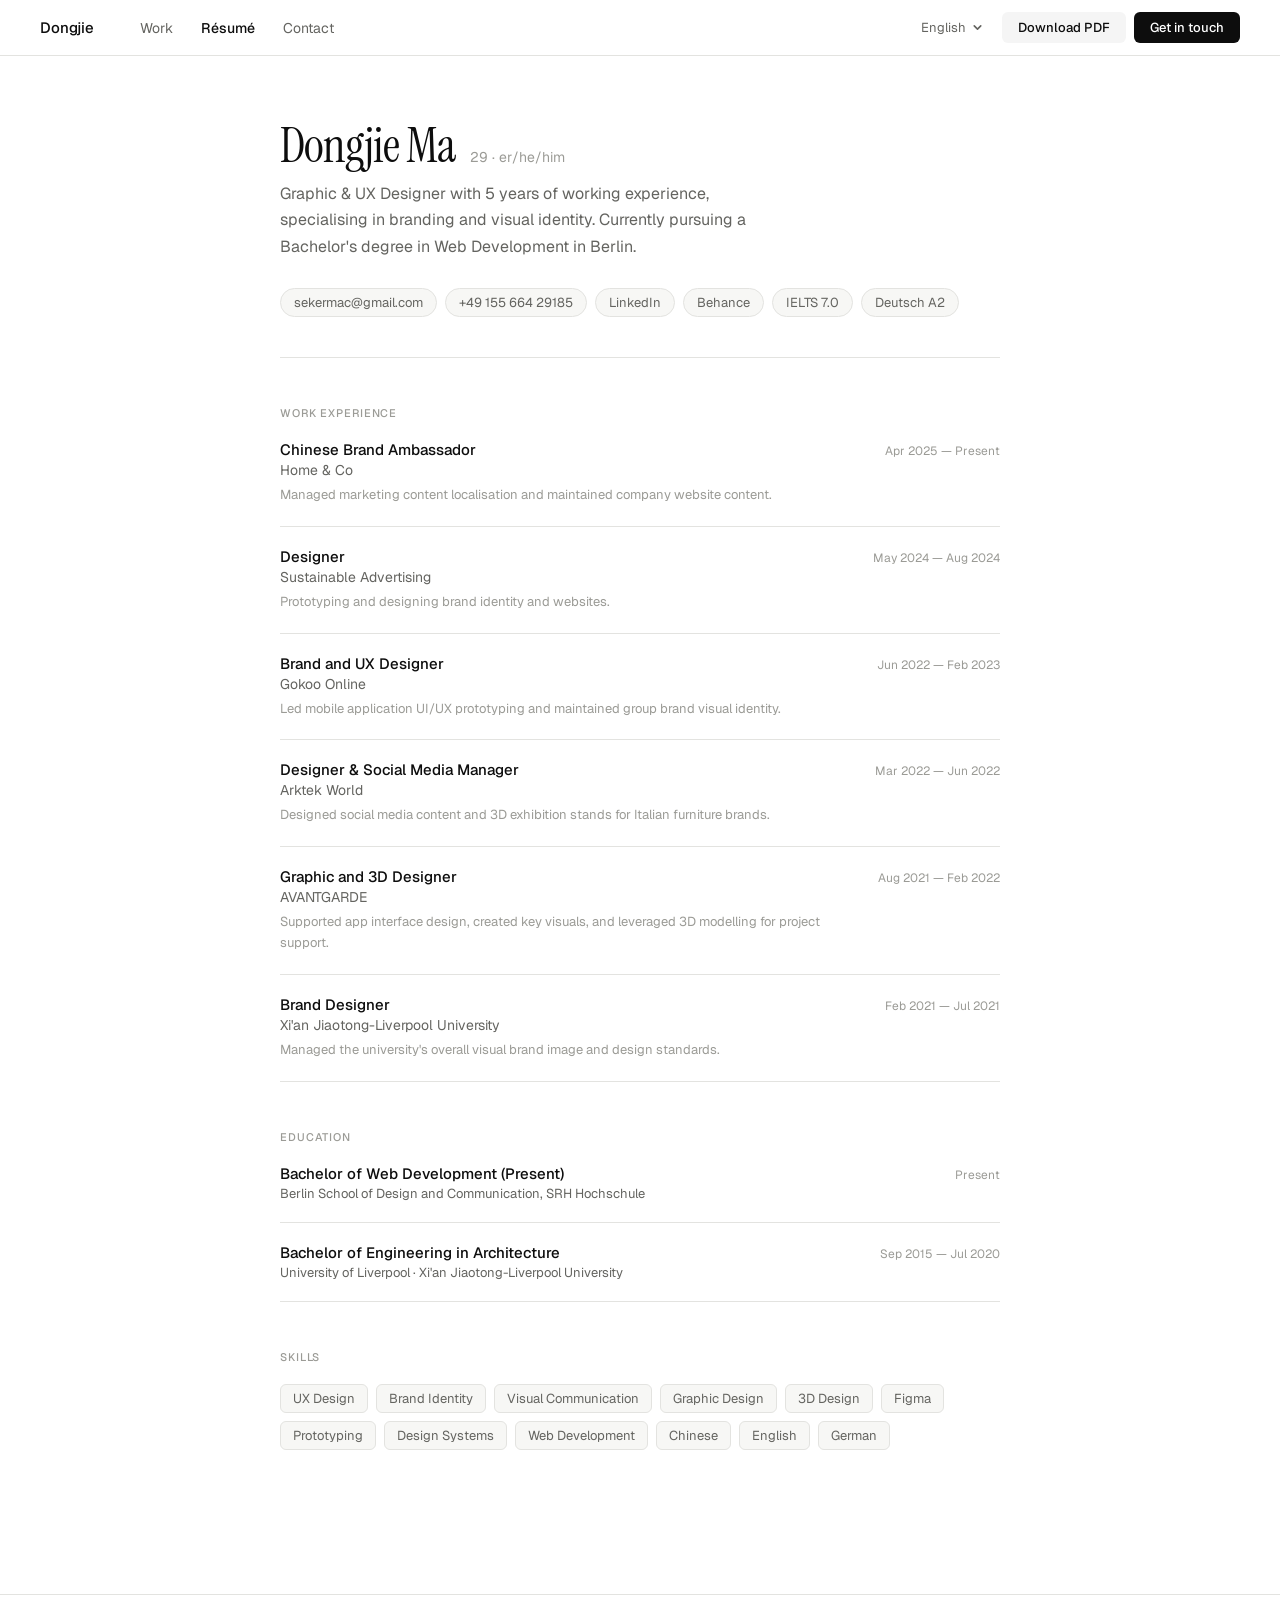
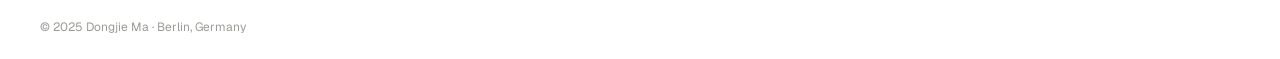
<file: resume.html>
<!DOCTYPE html>
<html lang="zh-CN">
<head>
  <meta charset="UTF-8" />
  <meta name="viewport" content="width=device-width, initial-scale=1.0" />
  <title>Dongjie Ma — 简历</title>
  <link rel="preconnect" href="https://fonts.googleapis.com" />
  <link rel="preconnect" href="https://fonts.gstatic.com" crossorigin />
  <link href="https://fonts.googleapis.com/css2?family=Instrument+Serif:ital@0;1&family=Geist:wght@300;400;500;600&family=Noto+Sans+Arabic:wght@300;400;500;600&display=swap" rel="stylesheet" />
  <link rel="icon" type="image/svg+xml" href="favicon.svg">
  <link rel="stylesheet" href="style.css" />
  <style>
    *, *::before, *::after { box-sizing: border-box; margin: 0; padding: 0; }

    /* ── PAGE ── */
    .page {
      max-width: 800px;
      margin: 0 auto;
      padding: 64px var(--page-px) 96px;
    }

    /* ── HEADER ── */
    .resume-header {
      padding-bottom: 40px;
      border-bottom: 1px solid var(--border);
      margin-bottom: 48px;
    }

    .resume-name {
      font-family: 'Instrument Serif', serif;
      font-size: 48px; font-weight: 400;
      line-height: 1.1; letter-spacing: -0.02em;
      color: var(--text); margin-bottom: 8px;
    }

    .resume-pronoun {
      font-size: 14px; color: var(--text-faint);
      font-weight: 400; margin-left: 8px;
      letter-spacing: 0; font-family: 'Geist', sans-serif;
    }

    .resume-tagline {
      font-size: 16px; color: var(--text-muted);
      line-height: 1.65; max-width: 520px; margin-bottom: 28px;
    }

    .resume-contacts { display: flex; flex-wrap: wrap; gap: 8px; }

    .contact-chip {
      display: inline-flex; align-items: center; gap: 6px;
      font-size: 13px; color: var(--text-muted);
      background: var(--gray-50); border: 1px solid var(--border);
      border-radius: 20px; padding: 5px 13px;
      transition: background .15s, color .15s;
    }
    .contact-chip:hover { background: var(--gray-100); color: var(--text); }

    /* ── DOWNLOAD BTN in header ── */
    .download-btn {
      display: inline-flex; align-items: center; gap: 6px;
      font-size: 13px; font-weight: 500;
      color: var(--white); background: var(--black);
      padding: 8px 18px; border-radius: 6px; transition: opacity .15s;
      margin-top: 24px;
    }
    .download-btn:hover { opacity: .78; }

    /* ── SECTIONS ── */
    .resume-section { margin-bottom: 48px; }

    .section-title {
      font-size: 11px; font-weight: 500;
      text-transform: uppercase; letter-spacing: 0.08em;
      color: var(--text-faint); margin-bottom: 0;
    }

    /* ── EXPERIENCE ── */
    .exp-item {
      display: grid; grid-template-columns: 1fr auto;
      gap: 4px 24px; padding: 20px 0;
      border-bottom: 1px solid var(--border);
    }
    .exp-item:first-of-type { border-top: 1px solid var(--border); margin-top: 20px; }

    .exp-role { font-size: 15px; font-weight: 500; color: var(--text); margin-bottom: 2px; }
    .exp-company { font-size: 14px; color: var(--text-muted); margin-bottom: 6px; }
    .exp-desc { font-size: 13px; color: var(--text-faint); line-height: 1.6; }
    .exp-date { font-size: 12px; color: var(--text-faint); white-space: nowrap; text-align: right; padding-top: 3px; }

    /* ── EDUCATION ── */
    .edu-item {
      display: grid; grid-template-columns: 1fr auto;
      gap: 4px 24px; padding: 20px 0;
      border-bottom: 1px solid var(--border);
    }
    .edu-item:first-of-type { border-top: 1px solid var(--border); margin-top: 20px; }

    .edu-degree { font-size: 15px; font-weight: 500; color: var(--text); margin-bottom: 2px; }
    .edu-school { font-size: 13px; color: var(--text-muted); }
    .edu-date { font-size: 12px; color: var(--text-faint); white-space: nowrap; text-align: right; padding-top: 3px; }

    /* ── SKILLS ── */
    .skills-wrap { display: flex; flex-wrap: wrap; gap: 8px; margin-top: 20px; }
    .skill-tag {
      font-size: 13px; color: var(--text-muted);
      background: var(--gray-50); border: 1px solid var(--border);
      border-radius: 6px; padding: 5px 12px;
    }


    /* ── FOOTER ── */
    .resume-footer {
      border-top: 1px solid var(--border);
      padding: 24px var(--page-px);
      display: flex; align-items: center; justify-content: space-between;
    }
    .resume-footer span { font-size: 12px; color: var(--text-faint); }
    .footer-back { font-size: 13px; color: var(--text-muted); transition: color .15s; }
    .footer-back:hover { color: var(--text); }


    /* ── MOBILE ── */
    @media (max-width: 767px) {
      .page { padding: 40px var(--page-px) 64px; }
      .resume-name { font-size: 32px; }
      .exp-item { grid-template-columns: 1fr; }
      .exp-date { text-align: left; }
      .edu-item { grid-template-columns: 1fr; }
      .edu-date { text-align: left; }
      .resume-footer { flex-direction: column; gap: 12px; align-items: flex-start; }
    }

    /* ══════════ 阿拉伯语（从右往左）══════════
       网格和弹性布局会自动镜像，这里处理字体和写死左右方向的地方 */
    html[lang="ar"] body, html[lang="ar"] body * {
      font-family: 'Geist', 'Noto Sans Arabic', 'Helvetica Neue', sans-serif;
      letter-spacing: 0 !important;              /* 阿拉伯字母是连写的，不能加字距 */
    }
    [dir="rtl"] .resume-pronoun { margin-left: 0; margin-right: 8px; }
    [dir="rtl"] .exp-date, [dir="rtl"] .edu-date { text-align: left; }
    @media (max-width: 767px) {
      [dir="rtl"] .exp-date, [dir="rtl"] .edu-date { text-align: right; }
    }
  </style>
</head>
<body>

<!-- NAV -->
<nav>
  <div class="nav-inner">
    <div class="nav-left">
      <a class="nav-logo" href="index.html">Dongjie</a>
      <ul class="nav-links">
        <li><a href="work.html" data-i18n="nav.work">作品</a></li>
        <li><a href="resume.html" class="active" data-i18n="nav.resume">简历</a></li>
        <li><a href="index.html#contact" data-i18n="nav.contact">联系</a></li>
      </ul>
    </div>
    <div class="nav-right">
      <div class="lang-switcher" id="langSwitcher">
        <button class="lang-btn" id="langBtn" aria-haspopup="listbox" aria-expanded="false">
          <span class="lang-btn-label" id="langBtnLabel">中文</span>
          <svg class="lang-btn-caret" viewBox="0 0 16 16">
            <polyline points="4 6 8 10 12 6"/>
          </svg>
        </button>
        <div class="lang-dropdown" id="langDropdown" role="listbox">
          <div class="lang-option active" data-lang="zh" role="option" tabindex="0">
            <span>中文</span>
            <svg class="lang-check" viewBox="0 0 14 14">
              <polyline points="2 7 6 11 12 3"/>
            </svg>
          </div>
          <div class="lang-option" data-lang="en" role="option" tabindex="0">
            <span>English</span>
            <svg class="lang-check" viewBox="0 0 14 14">
              <polyline points="2 7 6 11 12 3"/>
            </svg>
          </div>
          <div class="lang-option" data-lang="de" role="option" tabindex="0">
            <span>Deutsch</span>
            <svg class="lang-check" viewBox="0 0 14 14">
              <polyline points="2 7 6 11 12 3"/>
            </svg>
          </div>
          <div class="lang-option" data-lang="tr" role="option" tabindex="0"><span>Türkçe</span><svg class="lang-check" viewBox="0 0 14 14"><polyline points="2 7 6 11 12 3"/></svg></div>
          <div class="lang-option" data-lang="ar" role="option" tabindex="0"><span>العربية</span><svg class="lang-check" viewBox="0 0 14 14"><polyline points="2 7 6 11 12 3"/></svg></div>
        </div>
      </div>
      <a class="nav-btn-download" href="Resume_en.pdf" download data-i18n="resume.download">下载 PDF</a>
      <a class="nav-btn-solid" href="index.html#contact" data-i18n="nav.cta">联系我</a>
      <button class="nav-hamburger" id="hamburger" aria-label="菜单" aria-expanded="false">
        <span></span><span></span><span></span>
      </button>
    </div>
  </div>
</nav>

<!-- MOBILE DRAWER -->
<div class="nav-drawer" id="nav-drawer">
  <a class="nav-drawer-link" href="work.html"    onclick="closeDrawer()" data-i18n="nav.work">作品</a>
  <a class="nav-drawer-link active" href="resume.html"  onclick="closeDrawer()" data-i18n="nav.resume">简历</a>
  <a class="nav-drawer-link" href="index.html#contact" onclick="closeDrawer()" data-i18n="nav.contact">联系</a>
  <div class="drawer-lang-section">
    <div class="drawer-lang-label" data-i18n="nav.language">语言</div>
    <div class="drawer-lang-pills">
      <button class="drawer-lang-pill active" data-lang="zh">中文</button>
      <button class="drawer-lang-pill"        data-lang="en">English</button>
      <button class="drawer-lang-pill"        data-lang="de">Deutsch</button>
      <button class="drawer-lang-pill" data-lang="tr">Türkçe</button>
      <button class="drawer-lang-pill" data-lang="ar">العربية</button>
    </div>
  </div>
  <div class="nav-drawer-actions">
    <a class="nav-drawer-btn solid" href="index.html#contact" data-i18n="nav.cta">联系我</a>
  </div>
</div>

<!-- PAGE CONTENT -->
<div class="page">

  <!-- HEADER -->
  <div class="resume-header">
    <h1 class="resume-name">
      Dongjie Ma
      <span class="resume-pronoun">29 · er/he/him</span>
    </h1>
    <p class="resume-tagline" data-i18n="resume.tagline">
      平面与 UX 设计师，拥有 5 年工作经验，专注于品牌设计与视觉识别。目前在柏林修读网页开发学士学位。
    </p>
    <div class="resume-contacts">
      <a class="contact-chip" href="mailto:sekermac@gmail.com">sekermac@gmail.com</a>
      <a class="contact-chip" href="tel:+4915566429185">+49 155 664 29185</a>
      <a class="contact-chip" href="https://www.linkedin.com/in/dongjiema/" target="_blank">LinkedIn</a>
      <a class="contact-chip" href="https://www.behance.net/search/users?search=Dongjie+Ma" target="_blank">Behance</a>
      <span class="contact-chip">IELTS 7.0</span>
      <span class="contact-chip">Deutsch A2</span>
    </div>
  </div>

  <!-- WORK EXPERIENCE -->
  <div class="resume-section">
    <div class="section-title" data-i18n="resume.work">工作经历</div>

    <div class="exp-item">
      <div>
        <div class="exp-role" data-i18n="exp1.role">中国品牌大使</div>
        <div class="exp-company">Home & Co</div>
        <div class="exp-desc" data-i18n="exp1.desc">负责中国市场营销内容本地化，维护公司网站内容。</div>
      </div>
      <div class="exp-date" data-i18n="exp1.date">2025年4月 — 至今</div>
    </div>

    <div class="exp-item">
      <div>
        <div class="exp-role" data-i18n="exp2.role">设计师</div>
        <div class="exp-company">Sustainable Advertising</div>
        <div class="exp-desc" data-i18n="exp2.desc">负责品牌标识设计与网站原型开发。</div>
      </div>
      <div class="exp-date" data-i18n="exp2.date">2024年5月 — 2024年8月</div>
    </div>

    <div class="exp-item">
      <div>
        <div class="exp-role" data-i18n="exp3.role">品牌与 UX 设计师</div>
        <div class="exp-company">Gokoo Online</div>
        <div class="exp-desc" data-i18n="exp3.desc">主导移动应用 UI/UX 原型设计，维护集团品牌视觉规范。</div>
      </div>
      <div class="exp-date" data-i18n="exp3.date">2022年6月 — 2023年2月</div>
    </div>

    <div class="exp-item">
      <div>
        <div class="exp-role" data-i18n="exp4.role">设计师兼社交媒体经理</div>
        <div class="exp-company">Arktek World</div>
        <div class="exp-desc" data-i18n="exp4.desc">为意大利家具品牌设计社交媒体内容及 3D 展台。</div>
      </div>
      <div class="exp-date" data-i18n="exp4.date">2022年3月 — 2022年6月</div>
    </div>

    <div class="exp-item">
      <div>
        <div class="exp-role" data-i18n="exp5.role">平面与 3D 设计师</div>
        <div class="exp-company">AVANTGARDE</div>
        <div class="exp-desc" data-i18n="exp5.desc">参与应用界面设计、关键视觉制作及 3D 建模支持。</div>
      </div>
      <div class="exp-date" data-i18n="exp5.date">2021年8月 — 2022年2月</div>
    </div>

    <div class="exp-item">
      <div>
        <div class="exp-role" data-i18n="exp6.role">品牌设计师</div>
        <div class="exp-company">Xi'an Jiaotong-Liverpool University</div>
        <div class="exp-desc" data-i18n="exp6.desc">负责管理大学整体视觉品牌形象与设计规范。</div>
      </div>
      <div class="exp-date" data-i18n="exp6.date">2021年2月 — 2021年7月</div>
    </div>
  </div>

  <!-- EDUCATION -->
  <div class="resume-section">
    <div class="section-title" data-i18n="resume.edu">教育背景</div>

    <div class="edu-item">
      <div>
        <div class="edu-degree" data-i18n="edu1.degree">网页开发学士（在读）</div>
        <div class="edu-school">Berlin School of Design and Communication, SRH Hochschule</div>
      </div>
      <div class="edu-date" data-i18n="edu1.date">至今</div>
    </div>

    <div class="edu-item">
      <div>
        <div class="edu-degree" data-i18n="edu2.degree">建筑工程学士</div>
        <div class="edu-school">University of Liverpool · Xi'an Jiaotong-Liverpool University</div>
      </div>
      <div class="edu-date" data-i18n="edu2.date">2015年9月 — 2020年7月</div>
    </div>
  </div>

  <!-- SKILLS -->
  <div class="resume-section">
    <div class="section-title" data-i18n="resume.skills">技能</div>
    <div class="skills-wrap">
      <span class="skill-tag">UX Design</span>
      <span class="skill-tag" data-i18n="skill.brand">品牌标识</span>
      <span class="skill-tag" data-i18n="skill.visual">视觉传达</span>
      <span class="skill-tag" data-i18n="skill.graphic">平面设计</span>
      <span class="skill-tag">3D Design</span>
      <span class="skill-tag">Figma</span>
      <span class="skill-tag" data-i18n="skill.proto">原型设计</span>
      <span class="skill-tag" data-i18n="skill.ds">设计系统</span>
      <span class="skill-tag" data-i18n="skill.web">网页开发</span>
      <span class="skill-tag" data-i18n="skill.zh">中文</span>
      <span class="skill-tag" data-i18n="skill.en">英文</span>
      <span class="skill-tag" data-i18n="skill.de">德文</span>
    </div>
  </div>

</div>

<!-- Mobile capsule nav -->
<div class="contact-footer">
  <nav class="capsule-nav" aria-label="页面导航">
    <a class="capsule-link" href="index.html" data-i18n="mob.home">主页</a>
    <a class="capsule-link" href="work.html" data-i18n="mob.work">作品</a>
    <a class="capsule-link capsule-link--active" href="resume.html" data-i18n="mob.resume">简历</a>
    <a class="capsule-link" href="index.html#contact" data-i18n="mob.contact">联系</a>
  </nav>
</div>

<!-- FOOTER -->
<div class="resume-footer">
  <span data-i18n="footer.copy">© 2025 Dongjie Ma · Berlin, Germany</span>
</div>

<script>
/* ══ TRANSLATIONS ══ */
var T = {
  "zh": {
    "nav.work": "作品",
    "nav.about": "关于",
    "nav.research": "研究",
    "nav.contact": "联系",
    "nav.resume": "简历",
    "nav.cta": "联系我",
    "nav.language": "语言",
    "resume.tagline": "平面与 UX 设计师，拥有 5 年工作经验，专注于品牌设计与视觉识别。目前在柏林修读网页开发学士学位。",
    "resume.download": "下载 PDF",
    "resume.work": "工作经历",
    "resume.edu": "教育背景",
    "resume.skills": "技能",
    "resume.back": "← 返回作品集",
    "exp1.role": "中国品牌大使",
    "exp1.desc": "负责中国市场营销内容本地化，维护公司网站内容。",
    "exp1.date": "2025年4月 — 至今",
    "exp2.role": "设计师",
    "exp2.desc": "负责品牌标识设计与网站原型开发。",
    "exp2.date": "2024年5月 — 2024年8月",
    "exp3.role": "品牌与 UX 设计师",
    "exp3.desc": "主导移动应用 UI/UX 原型设计，维护集团品牌视觉规范。",
    "exp3.date": "2022年6月 — 2023年2月",
    "exp4.role": "设计师兼社交媒体经理",
    "exp4.desc": "为意大利家具品牌设计社交媒体内容及 3D 展台。",
    "exp4.date": "2022年3月 — 2022年6月",
    "exp5.role": "平面与 3D 设计师",
    "exp5.desc": "参与应用界面设计、关键视觉制作及 3D 建模支持。",
    "exp5.date": "2021年8月 — 2022年2月",
    "exp6.role": "品牌设计师",
    "exp6.desc": "负责管理大学整体视觉品牌形象与设计规范。",
    "exp6.date": "2021年2月 — 2021年7月",
    "edu1.degree": "网页开发学士（在读）",
    "edu1.date": "至今",
    "edu2.degree": "建筑工程学士",
    "edu2.date": "2015年9月 — 2020年7月",
    "skill.brand": "品牌标识",
    "skill.visual": "视觉传达",
    "skill.graphic": "平面设计",
    "skill.proto": "原型设计",
    "skill.ds": "设计系统",
    "skill.web": "网页开发",
    "skill.zh": "中文",
    "skill.en": "英文",
    "skill.de": "德文",
    "mob.home": "主页",
    "mob.work": "作品",
    "mob.resume": "简历",
    "mob.contact": "联系",
    "footer.copy": "© 2025 Dongjie Ma · Berlin, Germany"
  },
  "en": {
    "nav.work": "Work",
    "nav.about": "About",
    "nav.research": "Research",
    "nav.contact": "Contact",
    "nav.resume": "Résumé",
    "nav.cta": "Get in touch",
    "nav.language": "Language",
    "resume.tagline": "Graphic & UX Designer with 5 years of working experience, specialising in branding and visual identity. Currently pursuing a Bachelor's degree in Web Development in Berlin.",
    "resume.download": "Download PDF",
    "resume.work": "Work Experience",
    "resume.edu": "Education",
    "resume.skills": "Skills",
    "resume.back": "← Back to portfolio",
    "exp1.role": "Chinese Brand Ambassador",
    "exp1.desc": "Managed marketing content localisation and maintained company website content.",
    "exp1.date": "Apr 2025 — Present",
    "exp2.role": "Designer",
    "exp2.desc": "Prototyping and designing brand identity and websites.",
    "exp2.date": "May 2024 — Aug 2024",
    "exp3.role": "Brand and UX Designer",
    "exp3.desc": "Led mobile application UI/UX prototyping and maintained group brand visual identity.",
    "exp3.date": "Jun 2022 — Feb 2023",
    "exp4.role": "Designer & Social Media Manager",
    "exp4.desc": "Designed social media content and 3D exhibition stands for Italian furniture brands.",
    "exp4.date": "Mar 2022 — Jun 2022",
    "exp5.role": "Graphic and 3D Designer",
    "exp5.desc": "Supported app interface design, created key visuals, and leveraged 3D modelling for project support.",
    "exp5.date": "Aug 2021 — Feb 2022",
    "exp6.role": "Brand Designer",
    "exp6.desc": "Managed the university's overall visual brand image and design standards.",
    "exp6.date": "Feb 2021 — Jul 2021",
    "edu1.degree": "Bachelor of Web Development (Present)",
    "edu1.date": "Present",
    "edu2.degree": "Bachelor of Engineering in Architecture",
    "edu2.date": "Sep 2015 — Jul 2020",
    "skill.brand": "Brand Identity",
    "skill.visual": "Visual Communication",
    "skill.graphic": "Graphic Design",
    "skill.proto": "Prototyping",
    "skill.ds": "Design Systems",
    "skill.web": "Web Development",
    "skill.zh": "Chinese",
    "skill.en": "English",
    "skill.de": "German",
    "mob.home": "Home",
    "mob.work": "Work",
    "mob.resume": "Résumé",
    "mob.contact": "Contact",
    "footer.copy": "© 2025 Dongjie Ma · Berlin, Germany"
  },
  "de": {
    "nav.work": "Arbeiten",
    "nav.about": "Über mich",
    "nav.research": "Forschung",
    "nav.contact": "Kontakt",
    "nav.resume": "Lebenslauf",
    "nav.cta": "Kontakt aufnehmen",
    "nav.language": "Sprache",
    "resume.tagline": "Grafik- und UX-Designer mit 5 Jahren Berufserfahrung, spezialisiert auf Branding und visuelle Identität. Derzeit absolviere ich meinen Bachelor in Web Development in Berlin.",
    "resume.download": "PDF herunterladen",
    "resume.work": "Berufserfahrung",
    "resume.edu": "Ausbildung",
    "resume.skills": "Fähigkeiten",
    "resume.back": "← Zurück zum Portfolio",
    "exp1.role": "Chinesischer Markenbotschafter",
    "exp1.desc": "Verwaltung von Marketinginhalten für den chinesischen Markt und Pflege der Website-Inhalte.",
    "exp1.date": "Apr 2025 — Heute",
    "exp2.role": "Designer",
    "exp2.desc": "Gestaltung der Markenidentität und Prototypenerstellung für Websites.",
    "exp2.date": "Mai 2024 — Aug 2024",
    "exp3.role": "Brand- und UX-Designer",
    "exp3.desc": "Federführend beim UI/UX-Prototyping der mobilen App und Pflege der Markenidentität.",
    "exp3.date": "Jun 2022 — Feb 2023",
    "exp4.role": "Designer & Social-Media-Manager",
    "exp4.desc": "Gestaltung von Social-Media-Posts und 3D-Messeständen für italienische Möbelmarken.",
    "exp4.date": "Mär 2022 — Jun 2022",
    "exp5.role": "Grafik- und 3D-Designer",
    "exp5.desc": "App-UI-Design, Key-Visual-Erstellung und 3D-Modellierungs-Support.",
    "exp5.date": "Aug 2021 — Feb 2022",
    "exp6.role": "Brand Designer",
    "exp6.desc": "Verwaltung des gesamten visuellen Markenauftritts und der Designstandards der Universität.",
    "exp6.date": "Feb 2021 — Jul 2021",
    "edu1.degree": "Bachelor of Web Development (laufend)",
    "edu1.date": "Laufend",
    "edu2.degree": "Bachelor of Engineering in Architektur",
    "edu2.date": "Sep 2015 — Jul 2020",
    "skill.brand": "Markenidentität",
    "skill.visual": "Visuelle Kommunikation",
    "skill.graphic": "Grafikdesign",
    "skill.proto": "Prototyping",
    "skill.ds": "Designsysteme",
    "skill.web": "Webentwicklung",
    "skill.zh": "Chinesisch",
    "skill.en": "Englisch",
    "skill.de": "Deutsch",
    "mob.home": "Start",
    "mob.work": "Arbeiten",
    "mob.resume": "Lebenslauf",
    "mob.contact": "Kontakt",
    "footer.copy": "© 2025 Dongjie Ma · Berlin, Deutschland"
  },
  "tr": {
    "nav.work": "Projeler",
    "nav.contact": "İletişim",
    "nav.resume": "Özgeçmiş",
    "nav.cta": "İletişime geç",
    "nav.language": "Dil",
    "mob.home": "Ana sayfa",
    "mob.work": "Projeler",
    "mob.resume": "Özgeçmiş",
    "mob.contact": "İletişim",
    "resume.tagline": "Marka ve görsel kimlik alanında uzmanlaşmış, 5 yıllık iş deneyimine sahip grafik ve UX tasarımcısı. Şu anda Berlin'de Web Geliştirme lisans eğitimimi sürdürüyorum.",
    "resume.download": "PDF indir",
    "resume.work": "İş Deneyimi",
    "resume.edu": "Eğitim",
    "resume.skills": "Yetenekler",
    "exp1.role": "Çin Marka Elçisi",
    "exp1.desc": "Pazarlama içeriklerinin yerelleştirilmesini yönettim ve şirket web sitesinin içeriğini güncel tuttum.",
    "exp1.date": "Nis 2025 — Günümüz",
    "exp2.role": "Tasarımcı",
    "exp2.desc": "Marka kimliği ve web siteleri için tasarım ve prototip çalışmaları yaptım.",
    "exp2.date": "May 2024 — Ağu 2024",
    "exp3.role": "Marka ve UX Tasarımcısı",
    "exp3.desc": "Mobil uygulamanın UI/UX prototiplemesine liderlik ettim ve grubun görsel marka kimliğini sürdürdüm.",
    "exp3.date": "Haz 2022 — Şub 2023",
    "exp4.role": "Tasarımcı ve Sosyal Medya Yöneticisi",
    "exp4.desc": "İtalyan mobilya markaları için sosyal medya içerikleri ve 3D fuar standları tasarladım.",
    "exp4.date": "Mar 2022 — Haz 2022",
    "exp5.role": "Grafik ve 3D Tasarımcı",
    "exp5.desc": "Uygulama arayüz tasarımına destek verdim, ana görseller hazırladım ve projelere 3D modelleme ile katkı sağladım.",
    "exp5.date": "Ağu 2021 — Şub 2022",
    "exp6.role": "Marka Tasarımcısı",
    "exp6.desc": "Üniversitenin genel görsel marka imajını ve tasarım standartlarını yönettim.",
    "exp6.date": "Şub 2021 — Tem 2021",
    "edu1.degree": "Web Geliştirme Lisansı (devam ediyor)",
    "edu1.date": "Günümüz",
    "edu2.degree": "Mimarlık Mühendisliği Lisansı",
    "edu2.date": "Eyl 2015 — Tem 2020",
    "skill.brand": "Marka Kimliği",
    "skill.visual": "Görsel İletişim",
    "skill.graphic": "Grafik Tasarım",
    "skill.proto": "Prototipleme",
    "skill.ds": "Tasarım Sistemleri",
    "skill.web": "Web Geliştirme",
    "skill.zh": "Çince",
    "skill.en": "İngilizce",
    "skill.de": "Almanca",
    "footer.copy": "© 2025 Dongjie Ma · Berlin, Almanya"
  },
  "ar": {
    "nav.work": "الأعمال",
    "nav.contact": "تواصل",
    "nav.resume": "السيرة الذاتية",
    "nav.cta": "تواصل معي",
    "nav.language": "اللغة",
    "mob.home": "الرئيسية",
    "mob.work": "الأعمال",
    "mob.resume": "السيرة الذاتية",
    "mob.contact": "تواصل",
    "resume.tagline": "مصمّم جرافيك وتجربة مستخدم بخبرة عملية تمتد 5 سنوات، متخصص في العلامات التجارية والهوية البصرية. أدرس حاليًا بكالوريوس تطوير الويب في برلين.",
    "resume.download": "تنزيل PDF",
    "resume.work": "الخبرة العملية",
    "resume.edu": "التعليم",
    "resume.skills": "المهارات",
    "exp1.role": "سفير العلامة التجارية للسوق الصينية",
    "exp1.desc": "أدرتُ توطين المحتوى التسويقي وحافظتُ على تحديث محتوى موقع الشركة.",
    "exp1.date": "أبريل 2025 — حتى الآن",
    "exp2.role": "مصمّم",
    "exp2.desc": "تصميم الهوية التجارية والمواقع الإلكترونية وإعداد نماذجها الأولية.",
    "exp2.date": "مايو 2024 — أغسطس 2024",
    "exp3.role": "مصمّم علامة تجارية وتجربة مستخدم",
    "exp3.desc": "قُدتُ إعداد النماذج الأولية لواجهة تطبيق الجوال وتجربة المستخدم، وحافظتُ على الهوية البصرية للمجموعة.",
    "exp3.date": "يونيو 2022 — فبراير 2023",
    "exp4.role": "مصمّم ومدير وسائل التواصل الاجتماعي",
    "exp4.desc": "صمّمتُ محتوى وسائل التواصل الاجتماعي وأجنحة معارض ثلاثية الأبعاد لعلامات أثاث إيطالية.",
    "exp4.date": "مارس 2022 — يونيو 2022",
    "exp5.role": "مصمّم جرافيك وثلاثي الأبعاد",
    "exp5.desc": "دعمتُ تصميم واجهات التطبيقات، وأعددتُ المرئيات الرئيسية، واستخدمتُ النمذجة ثلاثية الأبعاد لدعم المشاريع.",
    "exp5.date": "أغسطس 2021 — فبراير 2022",
    "exp6.role": "مصمّم علامة تجارية",
    "exp6.desc": "أدرتُ الصورة البصرية العامة للجامعة ومعايير التصميم الخاصة بها.",
    "exp6.date": "فبراير 2021 — يوليو 2021",
    "edu1.degree": "بكالوريوس تطوير الويب (قيد الدراسة)",
    "edu1.date": "حتى الآن",
    "edu2.degree": "بكالوريوس الهندسة المعمارية",
    "edu2.date": "سبتمبر 2015 — يوليو 2020",
    "skill.brand": "الهوية التجارية",
    "skill.visual": "التواصل البصري",
    "skill.graphic": "التصميم الجرافيكي",
    "skill.proto": "النماذج الأولية",
    "skill.ds": "أنظمة التصميم",
    "skill.web": "تطوير الويب",
    "skill.zh": "الصينية",
    "skill.en": "الإنجليزية",
    "skill.de": "الألمانية",
    "footer.copy": "© 2025 Dongjie Ma · برلين، ألمانيا"
  }
};

var LANG_META = {
  zh: { label:"中文",   html:"zh-CN" },
  en: { label:"English", html:"en" },
  de: { label:"Deutsch", html:"de" },
  tr: { label:"Türkçe",  html:"tr" },
  ar: { label:"العربية", html:"ar", dir:"rtl" }
};

function detectLang() {
  var params = new URLSearchParams(window.location.search);
  var urlLang = params.get('lang');
  if (urlLang && T[urlLang]) return urlLang;

  var browserLang = (navigator.language || navigator.userLanguage || "zh").toLowerCase();
  if (browserLang.startsWith("de")) return "de";
  if (browserLang.startsWith("zh")) return "zh";
  if (browserLang.startsWith("tr")) return "tr";
  if (browserLang.startsWith("ar")) return "ar";
  return "en";
}

var currentLang = detectLang();

function setLang(lang) {
  if (!T[lang]) return;
  currentLang = lang;
  document.documentElement.lang = LANG_META[lang].html;
  document.documentElement.dir = LANG_META[lang].dir || "ltr";   /* 阿拉伯语从右往左 */
  document.querySelectorAll("[data-i18n]").forEach(function(el) {
    var k = el.getAttribute("data-i18n");
    if (T[lang][k] != null) el.textContent = T[lang][k];
  });
  document.getElementById("langBtnLabel").textContent = LANG_META[lang].label;
  document.querySelectorAll(".lang-option").forEach(function(o) {
    o.classList.toggle("active", o.dataset.lang === lang);
  });
  document.querySelectorAll(".drawer-lang-pill").forEach(function(b) {
    b.classList.toggle("active", b.dataset.lang === lang);
  });

  closeLangDropdown();
  /* 更新导航链接语言参数 */
  document.querySelectorAll('a[href^="resume.html"]').forEach(function(a) {
    a.href = 'resume.html?lang=' + lang;
  });
  document.querySelectorAll('a[href^="index.html"]').forEach(function(a) {
    var url = new URL(a.href, window.location.href);
    url.searchParams.set('lang', lang);
    a.href = url.toString();
  });
}

/* Lang dropdown */
var langBtn      = document.getElementById("langBtn");
var langDropdown = document.getElementById("langDropdown");

function closeLangDropdown() {
  langDropdown.classList.remove("open");
  langBtn.classList.remove("open");
  langBtn.setAttribute("aria-expanded","false");
}

langBtn.addEventListener("click", function(e) {
  e.stopPropagation();
  var open = langDropdown.classList.contains("open");
  if (open) { closeLangDropdown(); }
  else { langDropdown.classList.add("open"); langBtn.classList.add("open"); langBtn.setAttribute("aria-expanded","true"); }
});

document.querySelectorAll(".lang-option").forEach(function(o) {
  o.addEventListener("click", function() { setLang(this.dataset.lang); });
  o.addEventListener("keydown", function(e) { if (e.key==="Enter"||e.key===" ") { e.preventDefault(); setLang(this.dataset.lang); } });
});

document.querySelectorAll(".drawer-lang-pill").forEach(function(b) {
  b.addEventListener("click", function() { setLang(this.dataset.lang); });
});

document.addEventListener("click", function(e) {
  if (!document.getElementById("langSwitcher").contains(e.target)) closeLangDropdown();
});

/* Hamburger */
var hamburger = document.getElementById("hamburger");
var drawer    = document.getElementById("nav-drawer");

hamburger.addEventListener("click", function() {
  var open = drawer.classList.contains("open");
  if (open) { closeDrawer(); }
  else { drawer.classList.add("open"); hamburger.classList.add("open"); hamburger.setAttribute("aria-expanded","true"); document.body.style.overflow="hidden"; closeLangDropdown(); }
});

function closeDrawer() {
  drawer.classList.remove("open"); hamburger.classList.remove("open");
  hamburger.setAttribute("aria-expanded","false"); document.body.style.overflow="";
}

window.addEventListener("resize", function() { if (window.innerWidth>=768) closeDrawer(); });
setLang(currentLang);
</script>
</body>
</html>
</file>
<file: style.css>
/* ══════════════════════════════════════
   style.css — 共用样式
   适用于 index.html 和 resume.html
══════════════════════════════════════ */

*, *::before, *::after { box-sizing: border-box; margin: 0; padding: 0; }

:root {
  --black:      #0d0d0d;
  --white:      #ffffff;
  --gray-50:    #f7f7f5;
  --gray-100:   #ededeb;
  --gray-200:   #d9d9d6;
  --gray-400:   #9b9b96;
  --gray-600:   #646460;
  --text:       #0d0d0d;
  --text-muted: #646460;
  --text-faint: #9b9b96;
  --border:     #e3e3e0;
  --page-px:    40px;
  --max-w:      1100px;
}

html { font-size: 16px; }
body { font-family: 'Geist', 'Helvetica Neue', sans-serif; color: var(--text); background: var(--white); -webkit-font-smoothing: antialiased; overflow-x: clip; max-width: 100vw; }
a { text-decoration: none; color: inherit; }

/* ── NAV ── */
nav {
  height: 56px;
  display: flex; align-items: center; justify-content: space-between;
  padding: 0;
  position: sticky; top: 0; z-index: 100;
  background: rgba(255,255,255,0.90);
  backdrop-filter: blur(10px); -webkit-backdrop-filter: blur(10px);
  border-bottom: 1px solid var(--border);
}

.nav-inner {
  max-width: 1600px;
  margin: 0 auto;
  padding: 0 var(--page-px);
  height: 56px;
  display: flex;
  align-items: center;
  justify-content: space-between;
  width: 100%;
}

.nav-left { display: flex; align-items: center; gap: 32px; }
.nav-logo { font-weight: 500; font-size: 15px; letter-spacing: -0.01em; color: var(--text); }
.nav-links { display: flex; align-items: center; list-style: none; }
.nav-links a { font-size: 14px; color: var(--text-muted); padding: 6px 14px; border-radius: 6px; transition: color .15s, background .15s; }
.nav-links a:hover { color: var(--text); background: var(--gray-100); }
.nav-links a.active { color: var(--text); font-weight: 500; }
.nav-right { display: flex; align-items: center; gap: 8px; }


/* ── LANGUAGE SWITCHER ── */
.lang-switcher { position: relative; }

.lang-btn {
  display: flex; align-items: center; gap: 5px;
  font-size: 14px; font-weight: 400; color: var(--text-muted);
  padding: 6px 10px; border-radius: 6px; border: none; background: transparent;
  cursor: pointer; font-family: 'Geist', sans-serif; transition: color .15s, background .15s;
}
.lang-btn:hover { color: var(--text); background: var(--gray-100); }
.lang-btn-label { font-size: 13px; }
.lang-btn-caret {
  width: 13px; height: 13px; flex-shrink: 0;
  stroke: currentColor; fill: none; stroke-width: 2;
  stroke-linecap: round; stroke-linejoin: round;
  transition: transform .18s;
}
.lang-btn.open .lang-btn-caret { transform: rotate(180deg); }

.lang-dropdown {
  display: none; position: absolute; top: calc(100% + 6px); right: 0;
  background: var(--white); border: 1px solid var(--border);
  border-radius: 10px; padding: 5px; min-width: 130px;
  box-shadow: 0 4px 16px rgba(0,0,0,0.08); z-index: 200;
}
.lang-dropdown.open { display: block; }

.lang-option {
  display: flex; align-items: center; gap: 8px;
  padding: 8px 10px; border-radius: 6px;
  font-size: 13px; color: var(--text-muted);
  cursor: pointer; transition: background .12s, color .12s; white-space: nowrap;
}
.lang-option:hover { background: var(--gray-50); color: var(--text); }
.lang-option.active { color: var(--text); font-weight: 500; }
.lang-option-flag { display: none; }
.lang-check {
  margin-left: auto; width: 13px; height: 13px;
  stroke: var(--text); fill: none; stroke-width: 2.2;
  stroke-linecap: round; stroke-linejoin: round; opacity: 0;
}
.lang-option.active .lang-check { opacity: 1; }

/* ── NAV BUTTONS ── */
.nav-btn-solid {
  font-size: 13px; font-weight: 500; color: var(--white);
  background: var(--black); padding: 7px 16px; border-radius: 6px; transition: opacity .15s;
}
.nav-btn-solid:hover { opacity: .78; }

.nav-btn-download {
  font-size: 13px; font-weight: 500; color: var(--text);
  background: #F5F5F5; padding: 7px 16px; border-radius: 6px; transition: opacity .15s;
}
.nav-btn-download:hover { opacity: .78; }

/* ── HAMBURGER ── */
.nav-hamburger {
  display: none; flex-direction: column; justify-content: center; align-items: center;
  gap: 5px; width: 36px; height: 36px; background: none; border: none;
  cursor: pointer; padding: 4px; border-radius: 6px; transition: background .15s;
}
.nav-hamburger:hover { background: var(--gray-100); }
.nav-hamburger span {
  display: block; width: 18px; height: 1.5px; background: var(--text);
  border-radius: 2px; transition: transform .2s, opacity .2s; transform-origin: center;
}
.nav-hamburger.open span:nth-child(1) { transform: translateY(6.5px) rotate(45deg); }
.nav-hamburger.open span:nth-child(2) { opacity: 0; transform: scaleX(0); }
.nav-hamburger.open span:nth-child(3) { transform: translateY(-6.5px) rotate(-45deg); }

/* ── MOBILE DRAWER ── */
.nav-drawer {
  display: none; position: fixed; top: 56px; left: 0; right: 0; bottom: 0;
  background: var(--white); z-index: 98;
  padding: 16px 20px 32px; flex-direction: column; overflow-y: auto;
}
.nav-drawer.open { display: flex; }
.nav-drawer-link {
  display: block; font-size: 17px; color: var(--text);
  padding: 14px 0; border-bottom: 1px solid var(--border); transition: color .15s;
}
.nav-drawer-link:hover { color: var(--text-muted); }
.nav-drawer-link.active { font-weight: 500; }
.drawer-lang-section { margin-top: 24px; }
.drawer-lang-label {
  font-size: 11px; font-weight: 500; text-transform: uppercase;
  letter-spacing: .07em; color: var(--text-faint); margin-bottom: 10px;
}
.drawer-lang-pills { display: flex; gap: 8px; flex-wrap: wrap; margin-bottom: 20px; }
.drawer-lang-pill {
  display: flex; align-items: center; gap: 5px;
  font-size: 13px; color: var(--text-muted);
  padding: 7px 13px; border-radius: 20px; border: 1px solid var(--border);
  background: transparent; cursor: pointer; font-family: 'Geist', sans-serif; transition: all .15s;
}
.drawer-lang-pill.active { background: var(--gray-100); border-color: var(--gray-200); color: var(--text); font-weight: 500; }
.nav-drawer-actions { display: flex; flex-direction: column; gap: 10px; }
.nav-drawer-btn {
  display: flex; align-items: center; justify-content: center;
  height: 46px; border-radius: 8px; font-size: 15px; font-weight: 500; transition: opacity .15s;
}
.nav-drawer-btn.solid { background: var(--black); color: var(--white); border: none; }
.nav-drawer-btn:hover { opacity: .75; }

/* ── FOOTER ── */
.footer-outer {
  border-top: 1px solid var(--border);
  width: 100%;
}

footer {
  max-width: 1600px;
  margin: 0 auto;
  padding: 32px var(--page-px);
  display: flex;
  align-items: flex-start;
  justify-content: space-between;
  gap: 40px;
  width: 100%;
}
.footer-col h4 { font-size: 13px; font-weight: 500; color: var(--text); margin-bottom: 12px; }
.footer-col ul { list-style: none; display: flex; flex-direction: column; gap: 8px; }
.footer-col ul a { font-size: 13px; color: var(--text-muted); transition: color .15s; }
.footer-col ul a:hover { color: var(--text); }
.footer-bottom {
  border-top: 1px solid var(--border);
  padding: 16px var(--page-px);
  display: flex; align-items: center; justify-content: space-between;
  max-width: 1600px; margin: 0 auto; width: 100%;
}
.footer-bottom span { font-size: 12px; color: var(--text-faint); }
.footer-social { display: flex; gap: 16px; }
.footer-social a { font-size: 12px; color: var(--text-faint); transition: color .15s; }
.footer-social a:hover { color: var(--text); }

.site-footer {
  border-top: 1px solid var(--border);
  padding: 24px var(--page-px);
  text-align: center;
}
.site-footer p { font-size: 12px; color: var(--text-faint); }

hr.sec-div { border: none; border-top: 1px solid var(--border); }

/* ── CAPSULE NAV (mobile floating) ── */
.contact-footer { display: none; }
.contact-copy { font-size: 12px; color: var(--text-faint); }

/* ── SHARED UTILS ── */
.ph { font-size: 11px; color: var(--gray-200); letter-spacing: .02em; user-select: none; }

/* ════════════════════════════
   MOBILE ≤767px
════════════════════════════ */
@media (max-width: 767px) {
  :root { --page-px: 20px; }

  .nav-links { display: none; }
  .nav-hamburger { display: flex; }
  .nav-btn-solid { display: none; }

  footer { flex-wrap: wrap; gap: 32px 40px; padding: 32px var(--page-px); }
  .footer-col { min-width: calc(50% - 20px); }
  .footer-bottom { flex-direction: column; align-items: flex-start; gap: 12px; padding: 16px var(--page-px); }
  .footer-social { flex-wrap: wrap; gap: 12px; }

  .nav-btn-download { display: none; }

  .contact-footer {
    display: flex;
    position: fixed;
    bottom: 24px;
    left: 50%;
    transform: translateX(-50%);
    z-index: 99;
  }

  .contact-footer .contact-copy { display: none; }

  .capsule-nav {
    display: flex;
    align-items: center;
    gap: 2px;
    background: rgba(255, 255, 255, 0.75);
    backdrop-filter: blur(16px);
    -webkit-backdrop-filter: blur(16px);
    border: 1px solid rgba(255,255,255,0.6);
    border-radius: 100px;
    padding: 6px;
    box-shadow: 0 4px 24px rgba(0,0,0,0.10);
    max-width: calc(100vw - 40px);
  }


  .capsule-link {
    font-size: 13px;
    font-weight: 400;
    color: var(--text-muted);
    padding: 10px 14px;
    border-radius: 999px;
    transition: color .15s, background .15s;
    white-space: nowrap;
  }


  .capsule-link--active {
    background: var(--black);
    color: var(--white);
    font-weight: 500;
    padding: 12px 14px;
    border-radius: 999px;
  }
}

/* ══════════ 阿拉伯语（从右往左）：全站共用 ══════════ */
[dir="rtl"] .lang-dropdown { right: auto; left: 0; }
[dir="rtl"] .lang-check { margin-left: 0; margin-right: auto; }
html[lang="ar"] body,
html[lang="ar"] button { font-family: 'Geist', 'Noto Sans Arabic', 'Helvetica Neue', sans-serif; }

/* ════════════════════════════
   TABLET 768–1199px
════════════════════════════ */
@media (min-width: 768px) and (max-width: 1199px) {
  :root { --page-px: 40px; }
  footer { flex-wrap: wrap; gap: 28px 40px; }
  .footer-col { min-width: calc(33% - 20px); }
}

/* ════════════════════════════
   DESKTOP >1200px
════════════════════════════ */
@media (min-width: 1200px) {
  :root { --page-px: 40px; }
}
</file>
